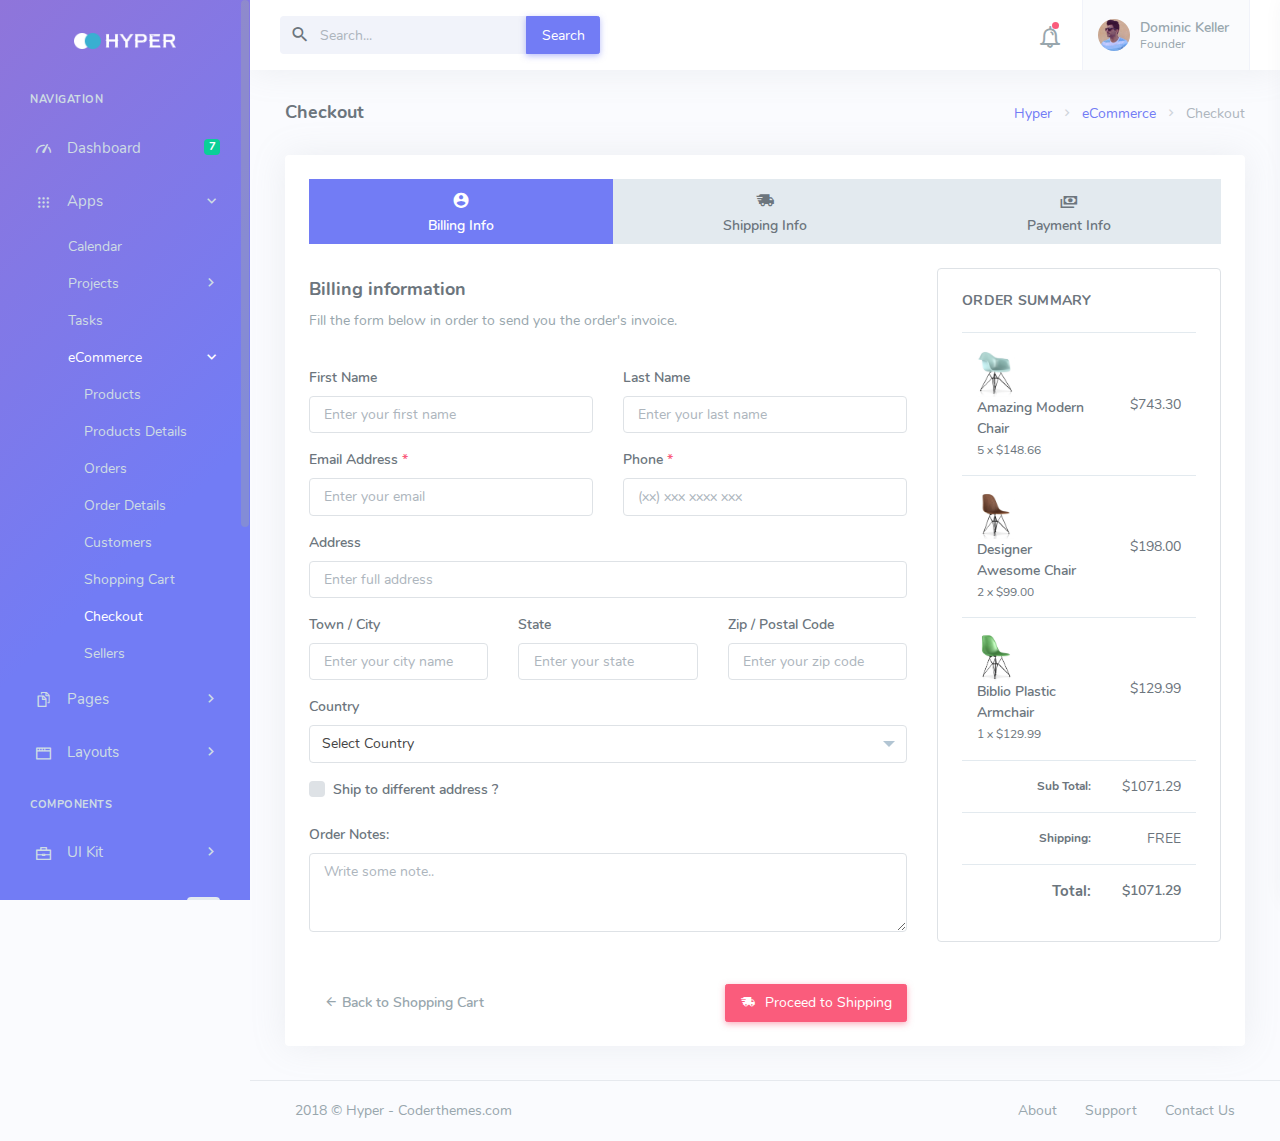
<file: apps-ecommerce-checkout.html>
<!DOCTYPE html>
<html lang="en">

<head>
    <meta charset="utf-8" />
    <title>Hyper - Responsive Bootstrap 4 Admin Dashboard</title>
    <meta name="viewport" content="width=device-width, initial-scale=1.0">
    <meta content="A fully featured admin theme which can be used to build CRM, CMS, etc." name="description" />
    <meta content="Coderthemes" name="author" />
    <!-- App favicon -->
    <link rel="shortcut icon" href="assets/images/favicon.ico">

    <!-- App css -->
    <link href="assets/css/icons.min.css" rel="stylesheet" type="text/css" />
    <link href="assets/css/app.min.css" rel="stylesheet" type="text/css" />

</head>

<body>

    <!-- Begin page -->
    <div class="wrapper">

        <!-- ========== Left Sidebar Start ========== -->
        <div class="left-side-menu">

            <div class="slimscroll-menu">

                <!-- LOGO -->
                <a href="index.html" class="logo text-center">
                    <span class="logo-lg">
                        <img src="assets/images/logo.png" alt="" height="16">
                    </span>
                    <span class="logo-sm">
                        <img src="assets/images/logo_sm.png" alt="" height="16">
                    </span>
                </a>

                <!--- Sidemenu -->
                <ul class="metismenu side-nav">

                    <li class="side-nav-title side-nav-item">Navigation</li>

                    <li class="side-nav-item">
                        <a href="index.html" class="side-nav-link">
                            <i class="dripicons-meter"></i>
                            <span class="badge badge-success float-right">7</span>
                            <span> Dashboard </span>
                        </a>
                    </li>

                    <li class="side-nav-item">
                        <a href="javascript: void(0);" class="side-nav-link">
                            <i class="dripicons-view-apps"></i>
                            <span> Apps </span>
                            <span class="menu-arrow"></span>
                        </a>
                        <ul class="side-nav-second-level" aria-expanded="false">
                            <li>
                                <a href="apps-calendar.html">Calendar</a>
                            </li>
                            <li class="side-nav-item">
                                <a href="javascript: void(0);" aria-expanded="false">Projects
                                    <span class="menu-arrow"></span>
                                </a>
                                <ul class="side-nav-third-level" aria-expanded="false">
                                    <li>
                                        <a href="apps-projects-list.html">List</a>
                                    </li>
                                    <li>
                                        <a href="apps-projects-details.html">Details</a>
                                    </li>
                                </ul>
                            </li>
                            <li>
                                <a href="apps-tasks.html">Tasks</a>
                            </li>
                            <li class="side-nav-item">
                                <a href="javascript: void(0);" aria-expanded="false">eCommerce
                                    <span class="menu-arrow"></span>
                                </a>
                                <ul class="side-nav-third-level" aria-expanded="false">
                                    <li>
                                        <a href="apps-ecommerce-products.html">Products</a>
                                    </li>
                                    <li>
                                        <a href="apps-ecommerce-products-details.html">Products Details</a>
                                    </li>
                                    <li>
                                        <a href="apps-ecommerce-orders.html">Orders</a>
                                    </li>
                                    <li>
                                        <a href="apps-ecommerce-orders-details.html">Order Details</a>
                                    </li>
                                    <li>
                                        <a href="apps-ecommerce-customers.html">Customers</a>
                                    </li>
                                    <li>
                                        <a href="apps-ecommerce-shopping-cart.html">Shopping Cart</a>
                                    </li>
                                    <li>
                                        <a href="apps-ecommerce-checkout.html">Checkout</a>
                                    </li>
                                    <li>
                                        <a href="apps-ecommerce-sellers.html">Sellers</a>
                                    </li>
                                </ul>
                            </li>
                        </ul>
                    </li>
            
                    <li class="side-nav-item">
                        <a href="javascript: void(0);" class="side-nav-link">
                            <i class="dripicons-copy"></i>
                            <span> Pages </span>
                            <span class="menu-arrow"></span>
                        </a>
                        <ul class="side-nav-second-level" aria-expanded="false">
                            <li>
                                <a href="pages-starter.html">Starter Page</a>
                            </li>
                            <li>
                                <a href="pages-profile.html">Profile</a>
                            </li>
                            <li>
                                <a href="pages-invoice.html">Invoice</a>
                            </li>
                            <li>
                                <a href="pages-faq.html">FAQ</a>
                            </li>
                            <li>
                                <a href="pages-pricing.html">Pricing</a>
                            </li>
                            <li>
                                <a href="pages-maintenance.html">Maintenance</a>
                            </li>
                            <li class="side-nav-item">
                                <a href="javascript: void(0);" aria-expanded="false">Authentication
                                    <span class="menu-arrow"></span>
                                </a>
                                <ul class="side-nav-third-level" aria-expanded="false">
                                    <li>
                                        <a href="pages-login.html">Login</a>
                                    </li>
                                    <li>
                                        <a href="pages-login-2.html">Login 2</a>
                                    </li>
                                    <li>
                                        <a href="pages-register.html">Register</a>
                                    </li>
                                    <li>
                                        <a href="pages-register-2.html">Register 2</a>
                                    </li>
                                    <li>
                                        <a href="pages-logout.html">Logout</a>
                                    </li>
                                    <li>
                                        <a href="pages-logout-2.html">Logout 2</a>
                                    </li>
                                    <li>
                                        <a href="pages-recoverpw.html">Recover Password</a>
                                    </li>
                                    <li>
                                        <a href="pages-recoverpw-2.html">Recover Password 2</a>
                                    </li>
                                    <li>
                                        <a href="pages-lock-screen.html">Lock Screen</a>
                                    </li>
                                    <li>
                                        <a href="pages-lock-screen-2.html">Lock Screen 2</a>
                                    </li>
                                    <li>
                                        <a href="pages-confirm-mail.html">Confirm Mail</a>
                                    </li>
                                    <li>
                                        <a href="pages-confirm-mail-2.html">Confirm Mail 2</a>
                                    </li>
                                </ul>
                            </li>
                            <li class="side-nav-item">
                                <a href="javascript: void(0);" aria-expanded="false">Error
                                    <span class="menu-arrow"></span>
                                </a>
                                <ul class="side-nav-third-level" aria-expanded="false">
                                    <li>
                                        <a href="pages-404.html">Error 404</a>
                                    </li>
                                    <li>
                                        <a href="pages-404-alt.html">Error 404-alt</a>
                                    </li>
                                    <li>
                                        <a href="pages-500.html">Error 500</a>
                                    </li>
                                </ul>
                            </li>
                        </ul>
                    </li>

                    <li class="side-nav-item">
                        <a href="javascript: void(0);" class="side-nav-link">
                            <i class="dripicons-browser"></i>
                            <span> Layouts </span>
                            <span class="menu-arrow"></span>
                        </a>
                        <ul class="side-nav-second-level" aria-expanded="false">
                            <li>
                                <a href="layouts-horizontal.html">Horizontal</a>
                            </li>
                            <li>
                                <a href="layouts-light-sidenav.html">Light Sidenav</a>
                            </li>
                            <li>
                                <a href="layouts-collapsed.html">Collapsed Sidenav</a>
                            </li>
                            <li>
                                <a href="javascript: void(0);" class="right-bar-toggle">Right Sidebar</a>
                            </li>
                            <li>
                                <a href="layouts-boxed-vertical.html">Boxed Vertical</a>
                            </li>
                            <li>
                                <a href="layouts-boxed-horizontal.html">Boxed Horizontal</a>
                            </li>
                        </ul>
                    </li>

                    <li class="side-nav-title side-nav-item mt-1">Components</li>

                    <li class="side-nav-item">
                        <a href="javascript: void(0);" class="side-nav-link">
                            <i class="dripicons-briefcase"></i>
                            <span> UI Kit </span>
                            <span class="menu-arrow"></span>
                        </a>
                        <ul class="side-nav-second-level" aria-expanded="false">
                            <li>
                                <a href="ui-cards.html">Cards</a>
                            </li>
                            <li>
                                <a href="ui-buttons.html">Buttons</a>
                            </li>
                            <li>
                                <a href="ui-modals.html">Modals</a>
                            </li>
                            <li>
                                <a href="ui-tabs.html">Tabs</a>
                            </li>
                            <li>
                                <a href="ui-notifications.html">Notifications</a>
                            </li>
                            <li>
                                <a href="ui-grid.html">Grid</a>
                            </li>
                            <li>
                                <a href="ui-general.html">General</a>
                            </li>
                            <li>
                                <a href="ui-typography.html">Typography</a>
                            </li>
                            <li>
                                <a href="ui-icons.html">Icons</a>
                            </li>
                            <li>
                                <a href="ui-dragula.html">Dragula</a>
                            </li>
                        </ul>
                    </li>

                    <li class="side-nav-item">
                        <a href="widgets.html" class="side-nav-link">
                            <i class="dripicons-heart"></i>
                            <span class="badge badge-light float-right">New</span>
                            <span> Widgets </span>
                        </a>
                    </li>

                    <li class="side-nav-item">
                        <a href="javascript: void(0);" class="side-nav-link">
                            <i class="dripicons-document"></i>
                            <span> Forms </span>
                            <span class="menu-arrow"></span>
                        </a>
                        <ul class="side-nav-second-level" aria-expanded="false">
                            <li>
                                <a href="form-elements.html">Basic Elements</a>
                            </li>
                            <li>
                                <a href="form-advanced.html">Form Advanced</a>
                            </li>
                            <li>
                                <a href="form-validation.html">Validation</a>
                            </li>
                            <li>
                                <a href="form-wizard.html">Wizard</a>
                            </li>
                            <li>
                                <a href="form-fileuploads.html">File Uploads</a>
                            </li>
                            <li>
                                <a href="form-editors.html">Editors</a>
                            </li>
                        </ul>
                    </li>

                    <li class="side-nav-item">
                        <a href="javascript: void(0);" class="side-nav-link">
                            <i class="dripicons-graph-pie"></i>
                            <span> Charts </span>
                            <span class="menu-arrow"></span>
                        </a>
                        <ul class="side-nav-second-level" aria-expanded="false">
                            <li>
                                <a href="charts-chartjs.html">Chartjs</a>
                            </li>
                            <li>
                                <a href="charts-brite.html">Britecharts</a>
                            </li>
                            <li class="side-nav-item">
                                <a href="javascript: void(0);" aria-expanded="false">Apex Charts
                                    <span class="menu-arrow"></span>
                                </a>
                                <ul class="side-nav-third-level" aria-expanded="false">
                                    <li>
                                        <a href="charts-apex-line.html">Line</a>
                                    </li>
                                    <li>
                                        <a href="charts-apex-area.html">Area</a>
                                    </li>
                                    <li>
                                        <a href="charts-apex-column.html">Column</a>
                                    </li>
                                    <li>
                                        <a href="charts-apex-bar.html">Bar</a>
                                    </li>
                                    <li>
                                        <a href="charts-apex-mixed.html">Mixed</a>
                                    </li>
                                    <li>
                                        <a href="charts-apex-bubble.html">Bubble</a>
                                    </li>
                                    <li>
                                        <a href="charts-apex-scatter.html">Scatter</a>
                                    </li>
                                    <li>
                                        <a href="charts-apex-pie.html">Pie</a>
                                    </li>
                                    <li>
                                        <a href="charts-apex-radialbar.html">RadialBar</a>
                                    </li>
                                    <li>
                                        <a href="charts-apex-heatmap.html">Heatmap</a>
                                    </li>
                                    <li>
                                        <a href="charts-apex-sparklines.html">Sparklines</a>
                                    </li>
                                    <li>
                                        <a href="charts-apex-candlestick.html">Candlestick</a>
                                    </li>
                                </ul>
                            </li>
                        </ul>
                    </li>

                    <li class="side-nav-item">
                        <a href="javascript: void(0);" class="side-nav-link">
                            <i class="dripicons-list"></i>
                            <span> Tables </span>
                            <span class="menu-arrow"></span>
                        </a>
                        <ul class="side-nav-second-level" aria-expanded="false">
                            <li>
                                <a href="tables-basic.html">Basic Tables</a>
                            </li>
                            <li>
                                <a href="tables-datatable.html">Data Tables</a>
                            </li>
                        </ul>
                    </li>

                    <li class="side-nav-item">
                        <a href="javascript: void(0);" class="side-nav-link">
                            <i class="dripicons-location"></i>
                            <span> Maps </span>
                            <span class="menu-arrow"></span>
                        </a>
                        <ul class="side-nav-second-level" aria-expanded="false">
                            <li>
                                <a href="maps-google.html">Google Maps</a>
                            </li>
                            <li>
                                <a href="maps-vector.html">Vector Maps</a>
                            </li>
                        </ul>
                    </li>
            
                </ul>

                <!-- Help Box -->
                <div class="help-box text-white text-center">
                    <a href="javascript: void(0);" class="float-right close-btn text-white">
                        <i class="mdi mdi-close"></i>
                    </a>
                    <img src="assets/images/help-icon.svg" height="90" alt="Helper Icon Image" />
                    <h5 class="mt-3">Unlimited Access</h5>
                    <p class="mb-3">Upgrade to plan to get access to unlimited reports</p>
                    <a href="javascript: void(0);" class="btn btn-outline-light btn-sm">Upgrade</a>
                </div>
                <!-- end Help Box -->
                <!-- End Sidebar -->

                <div class="clearfix"></div>

            </div>
            <!-- Sidebar -left -->

        </div>
        <!-- Left Sidebar End -->

        <!-- ============================================================== -->
        <!-- Start Page Content here -->
        <!-- ============================================================== -->

        <div class="content-page">
            <div class="content">

                <!-- Topbar Start -->
                <div class="navbar-custom">
                    <ul class="list-unstyled topbar-right-menu float-right mb-0">

                        <li class="dropdown notification-list">
                            <a class="nav-link dropdown-toggle arrow-none" data-toggle="dropdown" href="#" role="button" aria-haspopup="false" aria-expanded="false">
                                <i class="dripicons-bell noti-icon"></i>
                                <span class="noti-icon-badge"></span>
                            </a>
                            <div class="dropdown-menu dropdown-menu-right dropdown-menu-animated dropdown-lg">

                                <!-- item-->
                                <div class="dropdown-item noti-title">
                                    <h5 class="m-0">
                                        <span class="float-right">
                                            <a href="javascript: void(0);" class="text-dark">
                                                <small>Clear All</small>
                                            </a>
                                        </span>Notification
                                    </h5>
                                </div>

                                <div class="slimscroll" style="max-height: 230px;">
                                    <!-- item-->
                                    <a href="javascript:void(0);" class="dropdown-item notify-item">
                                        <div class="notify-icon bg-primary">
                                            <i class="mdi mdi-comment-account-outline"></i>
                                        </div>
                                        <p class="notify-details">Caleb Flakelar commented on Admin
                                            <small class="text-muted">1 min ago</small>
                                        </p>
                                    </a>

                                    <!-- item-->
                                    <a href="javascript:void(0);" class="dropdown-item notify-item">
                                        <div class="notify-icon bg-info">
                                            <i class="mdi mdi-account-plus"></i>
                                        </div>
                                        <p class="notify-details">New user registered.
                                            <small class="text-muted">5 hours ago</small>
                                        </p>
                                    </a>

                                    <!-- item-->
                                    <a href="javascript:void(0);" class="dropdown-item notify-item">
                                        <div class="notify-icon">
                                            <img src="assets/images/users/avatar-2.jpg" class="img-fluid rounded-circle" alt="" /> </div>
                                        <p class="notify-details">Cristina Pride</p>
                                        <p class="text-muted mb-0 user-msg">
                                            <small>Hi, How are you? What about our next meeting</small>
                                        </p>
                                    </a>

                                    <!-- item-->
                                    <a href="javascript:void(0);" class="dropdown-item notify-item">
                                        <div class="notify-icon bg-primary">
                                            <i class="mdi mdi-comment-account-outline"></i>
                                        </div>
                                        <p class="notify-details">Caleb Flakelar commented on Admin
                                            <small class="text-muted">4 days ago</small>
                                        </p>
                                    </a>

                                    <!-- item-->
                                    <a href="javascript:void(0);" class="dropdown-item notify-item">
                                        <div class="notify-icon">
                                            <img src="assets/images/users/avatar-4.jpg" class="img-fluid rounded-circle" alt="" /> </div>
                                        <p class="notify-details">Karen Robinson</p>
                                        <p class="text-muted mb-0 user-msg">
                                            <small>Wow ! this admin looks good and awesome design</small>
                                        </p>
                                    </a>

                                    <!-- item-->
                                    <a href="javascript:void(0);" class="dropdown-item notify-item">
                                        <div class="notify-icon bg-info">
                                            <i class="mdi mdi-heart"></i>
                                        </div>
                                        <p class="notify-details">Carlos Crouch liked
                                            <b>Admin</b>
                                            <small class="text-muted">13 days ago</small>
                                        </p>
                                    </a>
                                </div>

                                <!-- All-->
                                <a href="javascript:void(0);" class="dropdown-item text-center text-primary notify-item notify-all">
                                    View All
                                </a>

                            </div>
                        </li>

                        <li class="dropdown notification-list">
                            <a class="nav-link dropdown-toggle nav-user arrow-none mr-0" data-toggle="dropdown" href="#" role="button" aria-haspopup="false"
                                aria-expanded="false">
                                <span class="account-user-avatar"> 
                                    <img src="assets/images/users/avatar-1.jpg" alt="user-image" class="rounded-circle">
                                </span>
                                <span>
                                    <span class="account-user-name">Dominic Keller</span>
                                    <span class="account-position">Founder</span>
                                </span>
                            </a>
                            <div class="dropdown-menu dropdown-menu-right dropdown-menu-animated profile-dropdown ">
                                <!-- item-->
                                <div class=" dropdown-header noti-title">
                                    <h6 class="text-overflow m-0">Welcome !</h6>
                                </div>

                                <!-- item-->
                                <a href="javascript:void(0);" class="dropdown-item notify-item">
                                    <i class="mdi mdi-account-circle"></i>
                                    <span>My Account</span>
                                </a>

                                <!-- item-->
                                <a href="javascript:void(0);" class="dropdown-item notify-item">
                                    <i class="mdi mdi-account-settings-variant"></i>
                                    <span>Settings</span>
                                </a>

                                <!-- item-->
                                <a href="javascript:void(0);" class="dropdown-item notify-item">
                                    <i class="mdi mdi-lifebuoy"></i>
                                    <span>Support</span>
                                </a>

                                <!-- item-->
                                <a href="javascript:void(0);" class="dropdown-item notify-item">
                                    <i class="mdi mdi-lock-outline"></i>
                                    <span>Lock Screen</span>
                                </a>

                                <!-- item-->
                                <a href="javascript:void(0);" class="dropdown-item notify-item">
                                    <i class="mdi mdi-logout"></i>
                                    <span>Logout</span>
                                </a>

                            </div>
                        </li>

                    </ul>
                    <button class="button-menu-mobile open-left disable-btn">
                        <i class="mdi mdi-menu"></i>
                    </button>
                    <div class="app-search">
                        <form>
                            <div class="input-group">
                                <input type="text" class="form-control" placeholder="Search...">
                                <span class="mdi mdi-magnify"></span>
                                <div class="input-group-append">
                                    <button class="btn btn-primary" type="submit">Search</button>
                                </div>
                            </div>
                        </form>
                    </div>
                </div>
                <!-- end Topbar -->

                <!-- Start Content-->
                <div class="container-fluid">

                    <!-- start page title -->
                    <div class="row">
                        <div class="col-12">
                            <div class="page-title-box">
                                <div class="page-title-right">
                                    <ol class="breadcrumb m-0">
                                        <li class="breadcrumb-item"><a href="javascript: void(0);">Hyper</a></li>
                                        <li class="breadcrumb-item"><a href="javascript: void(0);">eCommerce</a></li>
                                        <li class="breadcrumb-item active">Checkout</li>
                                    </ol>
                                </div>
                                <h4 class="page-title">Checkout</h4>
                            </div>
                        </div>
                    </div>
                    <!-- end page title -->

                    <div class="row">
                        <div class="col-12">
                            <div class="card">
                                <div class="card-body">

                                    <!-- Checkout Steps -->
                                    <ul class="nav nav-pills bg-light nav-justified mb-3">
                                        <li class="nav-item">
                                            <a href="#billing-information" data-toggle="tab" aria-expanded="false"
                                                class="nav-link rounded-0 active">
                                                <i class="mdi mdi-account-circle font-18"></i>
                                                <span class="d-none d-lg-block">Billing Info</span>
                                            </a>
                                        </li>
                                        <li class="nav-item">
                                            <a href="#shipping-information" data-toggle="tab" aria-expanded="true" class="nav-link rounded-0">
                                                <i class="mdi mdi-truck-fast font-18"></i>
                                                <span class="d-none d-lg-block">Shipping Info</span>
                                            </a>
                                        </li>
                                        <li class="nav-item">
                                            <a href="#payment-information" data-toggle="tab" aria-expanded="false" class="nav-link rounded-0">
                                                <i class="mdi mdi-cash-multiple font-18"></i>
                                                <span class="d-none d-lg-block">Payment Info</span>
                                            </a>
                                        </li>
                                    </ul>

                                    <!-- Steps Information -->
                                    <div class="tab-content">

                                        <!-- Billing Content-->
                                        <div class="tab-pane show active" id="billing-information">
                                            <div class="row">
                                                <div class="col-lg-8">
                                                    <h4 class="mt-2">Billing information</h4>

                                                    <p class="text-muted mb-4">Fill the form below in order to
                                                        send you the order's invoice.</p>

                                                    <form>
                                                        <div class="row">
                                                            <div class="col-md-6">
                                                                <div class="form-group">
                                                                    <label for="billing-first-name">First Name</label>
                                                                    <input class="form-control" type="text" placeholder="Enter your first name" id="billing-first-name" />
                                                                </div>
                                                            </div>
                                                            <div class="col-md-6">
                                                                <div class="form-group">
                                                                    <label for="billing-last-name">Last Name</label>
                                                                    <input class="form-control" type="text" placeholder="Enter your last name" id="billing-last-name" />
                                                                </div>
                                                            </div>
                                                        </div> <!-- end row -->
                                                        <div class="row">
                                                            <div class="col-md-6">
                                                                <div class="form-group">
                                                                    <label for="billing-email-address">Email Address <span class="text-danger">*</span></label>
                                                                    <input class="form-control" type="email" placeholder="Enter your email" id="billing-email-address" />
                                                                </div>
                                                            </div>
                                                            <div class="col-md-6">
                                                                <div class="form-group">
                                                                    <label for="billing-phone">Phone <span class="text-danger">*</span></label>
                                                                    <input class="form-control" type="text" placeholder="(xx) xxx xxxx xxx" id="billing-phone" />
                                                                </div>
                                                            </div>
                                                        </div> <!-- end row -->
                                                        <div class="row">
                                                            <div class="col-12">
                                                                <div class="form-group">
                                                                    <label for="billing-address">Address</label>
                                                                    <input class="form-control" type="text" placeholder="Enter full address" id="billing-address">
                                                                </div>
                                                            </div>
                                                        </div> <!-- end row -->
                                                        <div class="row">
                                                            <div class="col-md-4">
                                                                <div class="form-group">
                                                                    <label for="billing-town-city">Town / City</label>
                                                                    <input class="form-control" type="text" placeholder="Enter your city name" id="billing-town-city" />
                                                                </div>
                                                            </div>
                                                            <div class="col-md-4">
                                                                <div class="form-group">
                                                                    <label for="billing-state">State</label>
                                                                    <input class="form-control" type="text" placeholder="Enter your state" id="billing-state" />
                                                                </div>
                                                            </div>
                                                            <div class="col-md-4">
                                                                <div class="form-group">
                                                                    <label for="billing-zip-postal">Zip / Postal Code</label>
                                                                    <input class="form-control" type="text" placeholder="Enter your zip code" id="billing-zip-postal" />
                                                                </div>
                                                            </div>
                                                        </div> <!-- end row -->
                                                        <div class="row">
                                                            <div class="col-12">
                                                                <div class="form-group">
                                                                    <label>Country</label>
                                                                    <select data-toggle="select2" title="Country">
                                                                        <option value="0">Select Country</option>
                                                                        <option value="AF">Afghanistan</option>
                                                                        <option value="AL">Albania</option>
                                                                        <option value="DZ">Algeria</option>
                                                                        <option value="AS">American Samoa</option>
                                                                        <option value="AD">Andorra</option>
                                                                        <option value="AO">Angola</option>
                                                                        <option value="AI">Anguilla</option>
                                                                        <option value="AQ">Antarctica</option>
                                                                        <option value="AR">Argentina</option>
                                                                        <option value="AM">Armenia</option>
                                                                        <option value="AW">Aruba</option>
                                                                        <option value="AU">Australia</option>
                                                                        <option value="AT">Austria</option>
                                                                        <option value="AZ">Azerbaijan</option>
                                                                        <option value="BS">Bahamas</option>
                                                                        <option value="BH">Bahrain</option>
                                                                        <option value="BD">Bangladesh</option>
                                                                        <option value="BB">Barbados</option>
                                                                        <option value="BY">Belarus</option>
                                                                        <option value="BE">Belgium</option>
                                                                        <option value="BZ">Belize</option>
                                                                        <option value="BJ">Benin</option>
                                                                        <option value="BM">Bermuda</option>
                                                                        <option value="BT">Bhutan</option>
                                                                        <option value="BO">Bolivia</option>
                                                                        <option value="BW">Botswana</option>
                                                                        <option value="BV">Bouvet Island</option>
                                                                        <option value="BR">Brazil</option>
                                                                        <option value="BN">Brunei Darussalam</option>
                                                                        <option value="BG">Bulgaria</option>
                                                                        <option value="BF">Burkina Faso</option>
                                                                        <option value="BI">Burundi</option>
                                                                        <option value="KH">Cambodia</option>
                                                                        <option value="CM">Cameroon</option>
                                                                        <option value="CA">Canada</option>
                                                                        <option value="CV">Cape Verde</option>
                                                                        <option value="KY">Cayman Islands</option>
                                                                        <option value="CF">Central African Republic</option>
                                                                        <option value="TD">Chad</option>
                                                                        <option value="CL">Chile</option>
                                                                        <option value="CN">China</option>
                                                                        <option value="CX">Christmas Island</option>
                                                                        <option value="CC">Cocos (Keeling) Islands</option>
                                                                        <option value="CO">Colombia</option>
                                                                        <option value="KM">Comoros</option>
                                                                        <option value="CG">Congo</option>
                                                                        <option value="CK">Cook Islands</option>
                                                                        <option value="CR">Costa Rica</option>
                                                                        <option value="CI">Cote d'Ivoire</option>
                                                                        <option value="HR">Croatia (Hrvatska)</option>
                                                                        <option value="CU">Cuba</option>
                                                                        <option value="CY">Cyprus</option>
                                                                        <option value="CZ">Czech Republic</option>
                                                                        <option value="DK">Denmark</option>
                                                                        <option value="DJ">Djibouti</option>
                                                                        <option value="DM">Dominica</option>
                                                                        <option value="DO">Dominican Republic</option>
                                                                        <option value="EC">Ecuador</option>
                                                                        <option value="EG">Egypt</option>
                                                                        <option value="SV">El Salvador</option>
                                                                        <option value="GQ">Equatorial Guinea</option>
                                                                        <option value="ER">Eritrea</option>
                                                                        <option value="EE">Estonia</option>
                                                                        <option value="ET">Ethiopia</option>
                                                                        <option value="FK">Falkland Islands (Malvinas)</option>
                                                                        <option value="FO">Faroe Islands</option>
                                                                        <option value="FJ">Fiji</option>
                                                                        <option value="FI">Finland</option>
                                                                        <option value="FR">France</option>
                                                                        <option value="GF">French Guiana</option>
                                                                        <option value="PF">French Polynesia</option>
                                                                        <option value="GA">Gabon</option>
                                                                        <option value="GM">Gambia</option>
                                                                        <option value="GE">Georgia</option>
                                                                        <option value="DE">Germany</option>
                                                                        <option value="GH">Ghana</option>
                                                                        <option value="GI">Gibraltar</option>
                                                                        <option value="GR">Greece</option>
                                                                        <option value="GL">Greenland</option>
                                                                        <option value="GD">Grenada</option>
                                                                        <option value="GP">Guadeloupe</option>
                                                                        <option value="GU">Guam</option>
                                                                        <option value="GT">Guatemala</option>
                                                                        <option value="GN">Guinea</option>
                                                                        <option value="GW">Guinea-Bissau</option>
                                                                        <option value="GY">Guyana</option>
                                                                        <option value="HT">Haiti</option>
                                                                        <option value="HN">Honduras</option>
                                                                        <option value="HK">Hong Kong</option>
                                                                        <option value="HU">Hungary</option>
                                                                        <option value="IS">Iceland</option>
                                                                        <option value="IN">India</option>
                                                                        <option value="ID">Indonesia</option>
                                                                        <option value="IQ">Iraq</option>
                                                                        <option value="IE">Ireland</option>
                                                                        <option value="IL">Israel</option>
                                                                        <option value="IT">Italy</option>
                                                                        <option value="JM">Jamaica</option>
                                                                        <option value="JP">Japan</option>
                                                                        <option value="JO">Jordan</option>
                                                                        <option value="KZ">Kazakhstan</option>
                                                                        <option value="KE">Kenya</option>
                                                                        <option value="KI">Kiribati</option>
                                                                        <option value="KR">Korea, Republic of</option>
                                                                        <option value="KW">Kuwait</option>
                                                                        <option value="KG">Kyrgyzstan</option>
                                                                        <option value="LV">Latvia</option>
                                                                        <option value="LB">Lebanon</option>
                                                                        <option value="LS">Lesotho</option>
                                                                        <option value="LR">Liberia</option>
                                                                        <option value="LY">Libyan Arab Jamahiriya</option>
                                                                        <option value="LI">Liechtenstein</option>
                                                                        <option value="LT">Lithuania</option>
                                                                        <option value="LU">Luxembourg</option>
                                                                        <option value="MO">Macau</option>
                                                                        <option value="MG">Madagascar</option>
                                                                        <option value="MW">Malawi</option>
                                                                        <option value="MY">Malaysia</option>
                                                                        <option value="MV">Maldives</option>
                                                                        <option value="ML">Mali</option>
                                                                        <option value="MT">Malta</option>
                                                                        <option value="MH">Marshall Islands</option>
                                                                        <option value="MQ">Martinique</option>
                                                                        <option value="MR">Mauritania</option>
                                                                        <option value="MU">Mauritius</option>
                                                                        <option value="YT">Mayotte</option>
                                                                        <option value="MX">Mexico</option>
                                                                        <option value="MD">Moldova, Republic of</option>
                                                                        <option value="MC">Monaco</option>
                                                                        <option value="MN">Mongolia</option>
                                                                        <option value="MS">Montserrat</option>
                                                                        <option value="MA">Morocco</option>
                                                                        <option value="MZ">Mozambique</option>
                                                                        <option value="MM">Myanmar</option>
                                                                        <option value="NA">Namibia</option>
                                                                        <option value="NR">Nauru</option>
                                                                        <option value="NP">Nepal</option>
                                                                        <option value="NL">Netherlands</option>
                                                                        <option value="AN">Netherlands Antilles</option>
                                                                        <option value="NC">New Caledonia</option>
                                                                        <option value="NZ">New Zealand</option>
                                                                        <option value="NI">Nicaragua</option>
                                                                        <option value="NE">Niger</option>
                                                                        <option value="NG">Nigeria</option>
                                                                        <option value="NU">Niue</option>
                                                                        <option value="NF">Norfolk Island</option>
                                                                        <option value="MP">Northern Mariana Islands</option>
                                                                        <option value="NO">Norway</option>
                                                                        <option value="OM">Oman</option>
                                                                        <option value="PW">Palau</option>
                                                                        <option value="PA">Panama</option>
                                                                        <option value="PG">Papua New Guinea</option>
                                                                        <option value="PY">Paraguay</option>
                                                                        <option value="PE">Peru</option>
                                                                        <option value="PH">Philippines</option>
                                                                        <option value="PN">Pitcairn</option>
                                                                        <option value="PL">Poland</option>
                                                                        <option value="PT">Portugal</option>
                                                                        <option value="PR">Puerto Rico</option>
                                                                        <option value="QA">Qatar</option>
                                                                        <option value="RE">Reunion</option>
                                                                        <option value="RO">Romania</option>
                                                                        <option value="RU">Russian Federation</option>
                                                                        <option value="RW">Rwanda</option>
                                                                        <option value="KN">Saint Kitts and Nevis</option>
                                                                        <option value="LC">Saint LUCIA</option>
                                                                        <option value="WS">Samoa</option>
                                                                        <option value="SM">San Marino</option>
                                                                        <option value="ST">Sao Tome and Principe</option>
                                                                        <option value="SA">Saudi Arabia</option>
                                                                        <option value="SN">Senegal</option>
                                                                        <option value="SC">Seychelles</option>
                                                                        <option value="SL">Sierra Leone</option>
                                                                        <option value="SG">Singapore</option>
                                                                        <option value="SK">Slovakia (Slovak Republic)</option>
                                                                        <option value="SI">Slovenia</option>
                                                                        <option value="SB">Solomon Islands</option>
                                                                        <option value="SO">Somalia</option>
                                                                        <option value="ZA">South Africa</option>
                                                                        <option value="ES">Spain</option>
                                                                        <option value="LK">Sri Lanka</option>
                                                                        <option value="SH">St. Helena</option>
                                                                        <option value="PM">St. Pierre and Miquelon</option>
                                                                        <option value="SD">Sudan</option>
                                                                        <option value="SR">Suriname</option>
                                                                        <option value="SZ">Swaziland</option>
                                                                        <option value="SE">Sweden</option>
                                                                        <option value="CH">Switzerland</option>
                                                                        <option value="SY">Syrian Arab Republic</option>
                                                                        <option value="TW">Taiwan, Province of China</option>
                                                                        <option value="TJ">Tajikistan</option>
                                                                        <option value="TZ">Tanzania, United Republic of</option>
                                                                        <option value="TH">Thailand</option>
                                                                        <option value="TG">Togo</option>
                                                                        <option value="TK">Tokelau</option>
                                                                        <option value="TO">Tonga</option>
                                                                        <option value="TT">Trinidad and Tobago</option>
                                                                        <option value="TN">Tunisia</option>
                                                                        <option value="TR">Turkey</option>
                                                                        <option value="TM">Turkmenistan</option>
                                                                        <option value="TC">Turks and Caicos Islands</option>
                                                                        <option value="TV">Tuvalu</option>
                                                                        <option value="UG">Uganda</option>
                                                                        <option value="UA">Ukraine</option>
                                                                        <option value="AE">United Arab Emirates</option>
                                                                        <option value="GB">United Kingdom</option>
                                                                        <option value="US">United States</option>
                                                                        <option value="UY">Uruguay</option>
                                                                        <option value="UZ">Uzbekistan</option>
                                                                        <option value="VU">Vanuatu</option>
                                                                        <option value="VE">Venezuela</option>
                                                                        <option value="VN">Viet Nam</option>
                                                                        <option value="VG">Virgin Islands (British)</option>
                                                                        <option value="VI">Virgin Islands (U.S.)</option>
                                                                        <option value="WF">Wallis and Futuna Islands</option>
                                                                        <option value="EH">Western Sahara</option>
                                                                        <option value="YE">Yemen</option>
                                                                        <option value="ZM">Zambia</option>
                                                                        <option value="ZW">Zimbabwe</option>                                    
                                                                    </select>
                                                                </div>
                                                            </div>
                                                        </div> <!-- end row -->

                                                        <div class="row">
                                                            <div class="col-12">
                                                                <div class="form-group">
                                                                    <div class="custom-control custom-checkbox">
                                                                        <input type="checkbox" class="custom-control-input" id="customCheck2">
                                                                        <label class="custom-control-label" for="customCheck2">Ship to different address ?</label>
                                                                    </div>
                                                                </div>

                                                                <div class="form-group mt-3">
                                                                    <label for="example-textarea">Order Notes:</label>
                                                                    <textarea class="form-control" id="example-textarea" rows="3" placeholder="Write some note.."></textarea>
                                                                </div>
                                                            </div>
                                                        </div> <!-- end row -->

                                                        <div class="row mt-4">
                                                            <div class="col-sm-6">
                                                                <a href="apps-ecommerce-shopping-cart.html" class="btn text-muted d-none d-sm-inline-block btn-link font-weight-semibold">
                                                                    <i class="mdi mdi-arrow-left"></i> Back to Shopping Cart </a>
                                                            </div> <!-- end col -->
                                                            <div class="col-sm-6">
                                                                <div class="text-sm-right">
                                                                    <a href="apps-ecommerce-checkout.html" class="btn btn-danger">
                                                                        <i class="mdi mdi-truck-fast mr-1"></i> Proceed to Shipping </a>
                                                                </div>
                                                            </div> <!-- end col -->
                                                        </div> <!-- end row -->
                                                    </form>
                                                </div>
                                                <div class="col-lg-4">
                                                    <div class="border p-3 mt-4 mt-lg-0 rounded">
                                                        <h4 class="header-title mb-3">Order Summary</h4>
        
                                                        <div class="table-responsive">
                                                            <table class="table table-centered mb-0">
                                                                <tbody>
                                                                    <tr>
                                                                        <td>
                                                                            <img src="assets/images/products/product-1.jpg" alt="contact-img"
                                                                                title="contact-img" class="rounded mr-2" height="48" />
                                                                            <p class="m-0 d-inline-block align-middle">
                                                                                <a href="apps-ecommerce-products-details.html"
                                                                                    class="text-body font-weight-semibold">Amazing Modern Chair</a>
                                                                                <br>
                                                                                <small>5 x $148.66</small>
                                                                            </p>
                                                                        </td>
                                                                        <td class="text-right">
                                                                            $743.30
                                                                        </td>
                                                                    </tr>
                                                                    <tr>
                                                                        <td>
                                                                            <img src="assets/images/products/product-2.jpg" alt="contact-img"
                                                                                title="contact-img" class="rounded mr-2" height="48" />
                                                                            <p class="m-0 d-inline-block align-middle">
                                                                                <a href="apps-ecommerce-products-details.html"
                                                                                    class="text-body font-weight-semibold">Designer Awesome Chair</a>
                                                                                <br>
                                                                                <small>2 x $99.00</small>
                                                                            </p>
                                                                        </td>
                                                                        <td class="text-right">
                                                                            $198.00
                                                                        </td>
                                                                    </tr>
                                                                    <tr>
                                                                        <td>
                                                                            <img src="assets/images/products/product-3.jpg" alt="contact-img"
                                                                                title="contact-img" class="rounded mr-2" height="48" />
                                                                            <p class="m-0 d-inline-block align-middle">
                                                                                <a href="apps-ecommerce-products-details.html"
                                                                                    class="text-body font-weight-semibold">Biblio Plastic Armchair</a>
                                                                                <br>
                                                                                <small>1 x $129.99</small>
                                                                            </p>
                                                                        </td>
                                                                        <td class="text-right">
                                                                            $129.99
                                                                        </td>
                                                                    </tr>
                                                                    <tr class="text-right">
                                                                        <td>
                                                                            <h6 class="m-0">Sub Total:</h6>
                                                                        </td>
                                                                        <td class="text-right">
                                                                            $1071.29
                                                                        </td>
                                                                    </tr>
                                                                    <tr class="text-right">
                                                                        <td>
                                                                            <h6 class="m-0">Shipping:</h6>
                                                                        </td>
                                                                        <td class="text-right">
                                                                            FREE
                                                                        </td>
                                                                    </tr>
                                                                    <tr class="text-right">
                                                                        <td>
                                                                            <h5 class="m-0">Total:</h5>
                                                                        </td>
                                                                        <td class="text-right font-weight-semibold">
                                                                            $1071.29
                                                                        </td>
                                                                    </tr>
                                                                </tbody>
                                                            </table>
                                                        </div>
                                                        <!-- end table-responsive -->
                                                    </div> <!-- end .border-->
        
                                                </div> <!-- end col -->            
                                            </div> <!-- end row-->
                                        </div>
                                        <!-- End Billing Information Content-->

                                        <!-- Shipping Content-->
                                        <div class="tab-pane" id="shipping-information">
                                            <div class="row">
                                                <div class="col-lg-8">
                                                    <h4 class="mt-2">Saved Address</h4>

                                                    <p class="text-muted mb-3">Fill the form below in order to
                                                        send you the order's invoice.</p>

                                                    <div class="row">
                                                        <div class="col-md-6">
                                                            <div class="border p-3 rounded">
                                                                <address class="mb-0 font-14 address-lg">
                                                                    <div class="custom-control custom-radio">
                                                                        <input type="radio" id="customRadio1" name="customRadio" class="custom-control-input" checked>
                                                                        <label class="custom-control-label font-16 font-weight-bold" for="customRadio1">Home</label>
                                                                    </div>
                                                                    <br/>
                                                                    <span class="font-weight-semibold">Stanley Jones</span> <br/>
                                                                    795 Folsom Ave, Suite 600<br>
                                                                    San Francisco, CA 94107<br>
                                                                    <abbr title="Phone">P:</abbr> (123) 456-7890 <br>
                                                                </address>
                                                            </div>
                                                        </div>
                                                        <div class="col-md-6">
                                                            <div class="border p-3 rounded">
                                                                <address class="mb-0 font-14 address-lg">
                                                                    <div class="custom-control custom-radio">
                                                                        <input type="radio" id="customRadio2" name="customRadio" class="custom-control-input">
                                                                        <label class="custom-control-label font-16 font-weight-bold" for="customRadio2">Office</label>
                                                                    </div>
                                                                    <br/>
                                                                    <span class="font-weight-semibold">Stanley Jones</span> <br/>
                                                                    795 Folsom Ave, Suite 600<br>
                                                                    San Francisco, CA 94107<br>
                                                                    <abbr title="Phone">P:</abbr> (123) 456-7890 <br>
                                                                </address>
                                                            </div>
                                                        </div>
                                                    </div>
                                                    <!-- end row-->

                                                    <h4 class="mt-4">Add New Address</h4>

                                                    <p class="text-muted mb-4">Fill the form below so we can
                                                        send you the order's invoice.</p>

                                                    <form>
                                                        <div class="row">
                                                            <div class="col-md-6">
                                                                <div class="form-group">
                                                                    <label for="new-adr-first-name">First Name</label>
                                                                    <input class="form-control" type="text" placeholder="Enter your first name" id="new-adr-first-name" />
                                                                </div>
                                                            </div>
                                                            <div class="col-md-6">
                                                                <div class="form-group">
                                                                    <label for="new-adr-last-name">Last Name</label>
                                                                    <input class="form-control" type="text" placeholder="Enter your last name" id="new-adr-last-name" />
                                                                </div>
                                                            </div>
                                                        </div> <!-- end row -->
                                                        <div class="row">
                                                            <div class="col-md-6">
                                                                <div class="form-group">
                                                                    <label for="new-adr-email-address">Email Address <span class="text-danger">*</span></label>
                                                                    <input class="form-control" type="email" placeholder="Enter your email" id="new-adr-email-address" />
                                                                </div>
                                                            </div>
                                                            <div class="col-md-6">
                                                                <div class="form-group">
                                                                    <label for="new-adr-phone">Phone <span class="text-danger">*</span></label>
                                                                    <input class="form-control" type="text" placeholder="(xx) xxx xxxx xxx" id="new-adr-phone" />
                                                                </div>
                                                            </div>
                                                        </div> <!-- end row -->
                                                        <div class="row">
                                                            <div class="col-12">
                                                                <div class="form-group">
                                                                    <label for="new-adr-address">Address</label>
                                                                    <input class="form-control" type="text" placeholder="Enter full address" id="new-adr-address">
                                                                </div>
                                                            </div>
                                                        </div> <!-- end row -->
                                                        <div class="row">
                                                            <div class="col-md-4">
                                                                <div class="form-group">
                                                                    <label for="new-adr-town-city">Town / City</label>
                                                                    <input class="form-control" type="text" placeholder="Enter your city name" id="new-adr-town-city" />
                                                                </div>
                                                            </div>
                                                            <div class="col-md-4">
                                                                <div class="form-group">
                                                                    <label for="new-adr-state">State</label>
                                                                    <input class="form-control" type="text" placeholder="Enter your state" id="new-adr-state" />
                                                                </div>
                                                            </div>
                                                            <div class="col-md-4">
                                                                <div class="form-group">
                                                                    <label for="new-adr-zip-postal">Zip / Postal Code</label>
                                                                    <input class="form-control" type="text" placeholder="Enter your zip code" id="new-adr-zip-postal" />
                                                                </div>
                                                            </div>
                                                        </div> <!-- end row -->
                                                        <div class="row">
                                                            <div class="col-12">
                                                                <div class="form-group">
                                                                    <label>Country</label>
                                                                    <select data-toggle="select2" title="Country">
                                                                        <option value="0">Select Country</option>
                                                                        <option value="AF">Afghanistan</option>
                                                                        <option value="AL">Albania</option>
                                                                        <option value="DZ">Algeria</option>
                                                                        <option value="AS">American Samoa</option>
                                                                        <option value="AD">Andorra</option>
                                                                        <option value="AO">Angola</option>
                                                                        <option value="AI">Anguilla</option>
                                                                        <option value="AQ">Antarctica</option>
                                                                        <option value="AR">Argentina</option>
                                                                        <option value="AM">Armenia</option>
                                                                        <option value="AW">Aruba</option>
                                                                        <option value="AU">Australia</option>
                                                                        <option value="AT">Austria</option>
                                                                        <option value="AZ">Azerbaijan</option>
                                                                        <option value="BS">Bahamas</option>
                                                                        <option value="BH">Bahrain</option>
                                                                        <option value="BD">Bangladesh</option>
                                                                        <option value="BB">Barbados</option>
                                                                        <option value="BY">Belarus</option>
                                                                        <option value="BE">Belgium</option>
                                                                        <option value="BZ">Belize</option>
                                                                        <option value="BJ">Benin</option>
                                                                        <option value="BM">Bermuda</option>
                                                                        <option value="BT">Bhutan</option>
                                                                        <option value="BO">Bolivia</option>
                                                                        <option value="BW">Botswana</option>
                                                                        <option value="BV">Bouvet Island</option>
                                                                        <option value="BR">Brazil</option>
                                                                        <option value="BN">Brunei Darussalam</option>
                                                                        <option value="BG">Bulgaria</option>
                                                                        <option value="BF">Burkina Faso</option>
                                                                        <option value="BI">Burundi</option>
                                                                        <option value="KH">Cambodia</option>
                                                                        <option value="CM">Cameroon</option>
                                                                        <option value="CA">Canada</option>
                                                                        <option value="CV">Cape Verde</option>
                                                                        <option value="KY">Cayman Islands</option>
                                                                        <option value="CF">Central African Republic</option>
                                                                        <option value="TD">Chad</option>
                                                                        <option value="CL">Chile</option>
                                                                        <option value="CN">China</option>
                                                                        <option value="CX">Christmas Island</option>
                                                                        <option value="CC">Cocos (Keeling) Islands</option>
                                                                        <option value="CO">Colombia</option>
                                                                        <option value="KM">Comoros</option>
                                                                        <option value="CG">Congo</option>
                                                                        <option value="CK">Cook Islands</option>
                                                                        <option value="CR">Costa Rica</option>
                                                                        <option value="CI">Cote d'Ivoire</option>
                                                                        <option value="HR">Croatia (Hrvatska)</option>
                                                                        <option value="CU">Cuba</option>
                                                                        <option value="CY">Cyprus</option>
                                                                        <option value="CZ">Czech Republic</option>
                                                                        <option value="DK">Denmark</option>
                                                                        <option value="DJ">Djibouti</option>
                                                                        <option value="DM">Dominica</option>
                                                                        <option value="DO">Dominican Republic</option>
                                                                        <option value="EC">Ecuador</option>
                                                                        <option value="EG">Egypt</option>
                                                                        <option value="SV">El Salvador</option>
                                                                        <option value="GQ">Equatorial Guinea</option>
                                                                        <option value="ER">Eritrea</option>
                                                                        <option value="EE">Estonia</option>
                                                                        <option value="ET">Ethiopia</option>
                                                                        <option value="FK">Falkland Islands (Malvinas)</option>
                                                                        <option value="FO">Faroe Islands</option>
                                                                        <option value="FJ">Fiji</option>
                                                                        <option value="FI">Finland</option>
                                                                        <option value="FR">France</option>
                                                                        <option value="GF">French Guiana</option>
                                                                        <option value="PF">French Polynesia</option>
                                                                        <option value="GA">Gabon</option>
                                                                        <option value="GM">Gambia</option>
                                                                        <option value="GE">Georgia</option>
                                                                        <option value="DE">Germany</option>
                                                                        <option value="GH">Ghana</option>
                                                                        <option value="GI">Gibraltar</option>
                                                                        <option value="GR">Greece</option>
                                                                        <option value="GL">Greenland</option>
                                                                        <option value="GD">Grenada</option>
                                                                        <option value="GP">Guadeloupe</option>
                                                                        <option value="GU">Guam</option>
                                                                        <option value="GT">Guatemala</option>
                                                                        <option value="GN">Guinea</option>
                                                                        <option value="GW">Guinea-Bissau</option>
                                                                        <option value="GY">Guyana</option>
                                                                        <option value="HT">Haiti</option>
                                                                        <option value="HN">Honduras</option>
                                                                        <option value="HK">Hong Kong</option>
                                                                        <option value="HU">Hungary</option>
                                                                        <option value="IS">Iceland</option>
                                                                        <option value="IN">India</option>
                                                                        <option value="ID">Indonesia</option>
                                                                        <option value="IQ">Iraq</option>
                                                                        <option value="IE">Ireland</option>
                                                                        <option value="IL">Israel</option>
                                                                        <option value="IT">Italy</option>
                                                                        <option value="JM">Jamaica</option>
                                                                        <option value="JP">Japan</option>
                                                                        <option value="JO">Jordan</option>
                                                                        <option value="KZ">Kazakhstan</option>
                                                                        <option value="KE">Kenya</option>
                                                                        <option value="KI">Kiribati</option>
                                                                        <option value="KR">Korea, Republic of</option>
                                                                        <option value="KW">Kuwait</option>
                                                                        <option value="KG">Kyrgyzstan</option>
                                                                        <option value="LV">Latvia</option>
                                                                        <option value="LB">Lebanon</option>
                                                                        <option value="LS">Lesotho</option>
                                                                        <option value="LR">Liberia</option>
                                                                        <option value="LY">Libyan Arab Jamahiriya</option>
                                                                        <option value="LI">Liechtenstein</option>
                                                                        <option value="LT">Lithuania</option>
                                                                        <option value="LU">Luxembourg</option>
                                                                        <option value="MO">Macau</option>
                                                                        <option value="MG">Madagascar</option>
                                                                        <option value="MW">Malawi</option>
                                                                        <option value="MY">Malaysia</option>
                                                                        <option value="MV">Maldives</option>
                                                                        <option value="ML">Mali</option>
                                                                        <option value="MT">Malta</option>
                                                                        <option value="MH">Marshall Islands</option>
                                                                        <option value="MQ">Martinique</option>
                                                                        <option value="MR">Mauritania</option>
                                                                        <option value="MU">Mauritius</option>
                                                                        <option value="YT">Mayotte</option>
                                                                        <option value="MX">Mexico</option>
                                                                        <option value="MD">Moldova, Republic of</option>
                                                                        <option value="MC">Monaco</option>
                                                                        <option value="MN">Mongolia</option>
                                                                        <option value="MS">Montserrat</option>
                                                                        <option value="MA">Morocco</option>
                                                                        <option value="MZ">Mozambique</option>
                                                                        <option value="MM">Myanmar</option>
                                                                        <option value="NA">Namibia</option>
                                                                        <option value="NR">Nauru</option>
                                                                        <option value="NP">Nepal</option>
                                                                        <option value="NL">Netherlands</option>
                                                                        <option value="AN">Netherlands Antilles</option>
                                                                        <option value="NC">New Caledonia</option>
                                                                        <option value="NZ">New Zealand</option>
                                                                        <option value="NI">Nicaragua</option>
                                                                        <option value="NE">Niger</option>
                                                                        <option value="NG">Nigeria</option>
                                                                        <option value="NU">Niue</option>
                                                                        <option value="NF">Norfolk Island</option>
                                                                        <option value="MP">Northern Mariana Islands</option>
                                                                        <option value="NO">Norway</option>
                                                                        <option value="OM">Oman</option>
                                                                        <option value="PW">Palau</option>
                                                                        <option value="PA">Panama</option>
                                                                        <option value="PG">Papua New Guinea</option>
                                                                        <option value="PY">Paraguay</option>
                                                                        <option value="PE">Peru</option>
                                                                        <option value="PH">Philippines</option>
                                                                        <option value="PN">Pitcairn</option>
                                                                        <option value="PL">Poland</option>
                                                                        <option value="PT">Portugal</option>
                                                                        <option value="PR">Puerto Rico</option>
                                                                        <option value="QA">Qatar</option>
                                                                        <option value="RE">Reunion</option>
                                                                        <option value="RO">Romania</option>
                                                                        <option value="RU">Russian Federation</option>
                                                                        <option value="RW">Rwanda</option>
                                                                        <option value="KN">Saint Kitts and Nevis</option>
                                                                        <option value="LC">Saint LUCIA</option>
                                                                        <option value="WS">Samoa</option>
                                                                        <option value="SM">San Marino</option>
                                                                        <option value="ST">Sao Tome and Principe</option>
                                                                        <option value="SA">Saudi Arabia</option>
                                                                        <option value="SN">Senegal</option>
                                                                        <option value="SC">Seychelles</option>
                                                                        <option value="SL">Sierra Leone</option>
                                                                        <option value="SG">Singapore</option>
                                                                        <option value="SK">Slovakia (Slovak Republic)</option>
                                                                        <option value="SI">Slovenia</option>
                                                                        <option value="SB">Solomon Islands</option>
                                                                        <option value="SO">Somalia</option>
                                                                        <option value="ZA">South Africa</option>
                                                                        <option value="ES">Spain</option>
                                                                        <option value="LK">Sri Lanka</option>
                                                                        <option value="SH">St. Helena</option>
                                                                        <option value="PM">St. Pierre and Miquelon</option>
                                                                        <option value="SD">Sudan</option>
                                                                        <option value="SR">Suriname</option>
                                                                        <option value="SZ">Swaziland</option>
                                                                        <option value="SE">Sweden</option>
                                                                        <option value="CH">Switzerland</option>
                                                                        <option value="SY">Syrian Arab Republic</option>
                                                                        <option value="TW">Taiwan, Province of China</option>
                                                                        <option value="TJ">Tajikistan</option>
                                                                        <option value="TZ">Tanzania, United Republic of</option>
                                                                        <option value="TH">Thailand</option>
                                                                        <option value="TG">Togo</option>
                                                                        <option value="TK">Tokelau</option>
                                                                        <option value="TO">Tonga</option>
                                                                        <option value="TT">Trinidad and Tobago</option>
                                                                        <option value="TN">Tunisia</option>
                                                                        <option value="TR">Turkey</option>
                                                                        <option value="TM">Turkmenistan</option>
                                                                        <option value="TC">Turks and Caicos Islands</option>
                                                                        <option value="TV">Tuvalu</option>
                                                                        <option value="UG">Uganda</option>
                                                                        <option value="UA">Ukraine</option>
                                                                        <option value="AE">United Arab Emirates</option>
                                                                        <option value="GB">United Kingdom</option>
                                                                        <option value="US">United States</option>
                                                                        <option value="UY">Uruguay</option>
                                                                        <option value="UZ">Uzbekistan</option>
                                                                        <option value="VU">Vanuatu</option>
                                                                        <option value="VE">Venezuela</option>
                                                                        <option value="VN">Viet Nam</option>
                                                                        <option value="VG">Virgin Islands (British)</option>
                                                                        <option value="VI">Virgin Islands (U.S.)</option>
                                                                        <option value="WF">Wallis and Futuna Islands</option>
                                                                        <option value="EH">Western Sahara</option>
                                                                        <option value="YE">Yemen</option>
                                                                        <option value="ZM">Zambia</option>
                                                                        <option value="ZW">Zimbabwe</option>                                    
                                                                    </select>
                                                                </div>
                                                            </div>
                                                        </div> <!-- end row -->

                                                        <h4 class="mt-4">Shipping Method</h4>

                                                        <p class="text-muted mb-3">Fill the form below in order to
                                                            send you the order's invoice.</p>

                                                        <div class="row">
                                                            <div class="col-md-6">
                                                                <div class="border p-3 rounded">
                                                                    <div class="custom-control custom-radio">
                                                                        <input type="radio" id="shippingMethodRadio1" name="shippingOptions" class="custom-control-input" checked>
                                                                        <label class="custom-control-label font-16 font-weight-bold" for="shippingMethodRadio1">Standard Delivery - FREE</label>
                                                                    </div>
                                                                    <p class="mb-0 pl-3 pt-1">Estimated 5-7 days shipping (Duties and tax may be due upon delivery)</p>
                                                                </div>
                                                            </div>
                                                            <div class="col-md-6">
                                                                <div class="border p-3 rounded">
                                                                    <div class="custom-control custom-radio">
                                                                        <input type="radio" id="shippingMethodRadio2" name="shippingOptions" class="custom-control-input">
                                                                        <label class="custom-control-label font-16 font-weight-bold" for="shippingMethodRadio2">Fast Delivery - $25</label>
                                                                    </div>
                                                                    <p class="mb-0 pl-3 pt-1">Estimated 1-2 days shipping (Duties and tax may be due upon delivery)</p>
                                                                </div>
                                                            </div>
                                                        </div>
                                                        <!-- end row-->

                                                        <div class="row mt-4">
                                                            <div class="col-sm-6">
                                                                <a href="apps-ecommerce-shopping-cart.html" class="btn text-muted d-none d-sm-inline-block btn-link font-weight-semibold">
                                                                    <i class="mdi mdi-arrow-left"></i> Back to Shopping Cart </a>
                                                            </div> <!-- end col -->
                                                            <div class="col-sm-6">
                                                                <div class="text-sm-right">
                                                                    <a href="apps-ecommerce-checkout.html" class="btn btn-danger">
                                                                        <i class="mdi mdi-cash-multiple mr-1"></i> Continue to Payment </a>
                                                                </div>
                                                            </div> <!-- end col -->
                                                        </div> <!-- end row -->
                                                    </form>
                                                </div>
                                                <div class="col-lg-4">
                                                    <div class="border p-3 mt-4 mt-lg-0 rounded">
                                                        <h4 class="header-title mb-3">Order Summary</h4>
        
                                                        <div class="table-responsive">
                                                            <table class="table table-centered mb-0">
                                                                <tbody>
                                                                    <tr>
                                                                        <td>
                                                                            <img src="assets/images/products/product-1.jpg" alt="contact-img"
                                                                                title="contact-img" class="rounded mr-2" height="48" />
                                                                            <p class="m-0 d-inline-block align-middle">
                                                                                <a href="apps-ecommerce-products-details.html"
                                                                                    class="text-body font-weight-semibold">Amazing Modern Chair</a>
                                                                                <br>
                                                                                <small>5 x $148.66</small>
                                                                            </p>
                                                                        </td>
                                                                        <td class="text-right">
                                                                            $743.30
                                                                        </td>
                                                                    </tr>
                                                                    <tr>
                                                                        <td>
                                                                            <img src="assets/images/products/product-2.jpg" alt="contact-img"
                                                                                title="contact-img" class="rounded mr-2" height="48" />
                                                                            <p class="m-0 d-inline-block align-middle">
                                                                                <a href="apps-ecommerce-products-details.html"
                                                                                    class="text-body font-weight-semibold">Designer Awesome Chair</a>
                                                                                <br>
                                                                                <small>2 x $99.00</small>
                                                                            </p>
                                                                        </td>
                                                                        <td class="text-right">
                                                                            $198.00
                                                                        </td>
                                                                    </tr>
                                                                    <tr>
                                                                        <td>
                                                                            <img src="assets/images/products/product-3.jpg" alt="contact-img"
                                                                                title="contact-img" class="rounded mr-2" height="48" />
                                                                            <p class="m-0 d-inline-block align-middle">
                                                                                <a href="apps-ecommerce-products-details.html"
                                                                                    class="text-body font-weight-semibold">Biblio Plastic Armchair</a>
                                                                                <br>
                                                                                <small>1 x $129.99</small>
                                                                            </p>
                                                                        </td>
                                                                        <td class="text-right">
                                                                            $129.99
                                                                        </td>
                                                                    </tr>
                                                                    <tr class="text-right">
                                                                        <td>
                                                                            <h6 class="m-0">Sub Total:</h6>
                                                                        </td>
                                                                        <td class="text-right">
                                                                            $1071.29
                                                                        </td>
                                                                    </tr>
                                                                    <tr class="text-right">
                                                                        <td>
                                                                            <h6 class="m-0">Shipping:</h6>
                                                                        </td>
                                                                        <td class="text-right">
                                                                            FREE
                                                                        </td>
                                                                    </tr>
                                                                    <tr class="text-right">
                                                                        <td>
                                                                            <h5 class="m-0">Total:</h5>
                                                                        </td>
                                                                        <td class="text-right font-weight-semibold">
                                                                            $1071.29
                                                                        </td>
                                                                    </tr>
                                                                </tbody>
                                                            </table>
                                                        </div>
                                                        <!-- end table-responsive -->
                                                    </div> <!-- end .border-->
        
                                                </div> <!-- end col -->            
                                            </div> <!-- end row-->
                                        </div>
                                        <!-- End Shipping Information Content-->

                                        <!-- Payment Content-->
                                        <div class="tab-pane" id="payment-information">
                                            <div class="row">

                                                <div class="col-lg-8">
                                                    <h4 class="mt-2">Payment Selection</h4>

                                                    <p class="text-muted mb-4">Fill the form below in order to
                                                        send you the order's invoice.</p>

                                                    <!-- Pay with Paypal box-->
                                                    <div class="border p-3 mb-3 rounded">
                                                        <div class="row">
                                                            <div class="col-sm-8">
                                                                <div class="custom-control custom-radio">
                                                                    <input type="radio" id="BillingOptRadio2" name="billingOptions" class="custom-control-input">
                                                                    <label class="custom-control-label font-16 font-weight-bold" for="BillingOptRadio2">Pay with Paypal</label>
                                                                </div>
                                                                <p class="mb-0 pl-3 pt-1">You will be redirected to PayPal website to complete your purchase securely.</p>
                                                            </div>
                                                            <div class="col-sm-4 text-sm-right mt-3 mt-sm-0">
                                                                <img src="assets/images/payments/paypal.png" height="25" alt="paypal-img">
                                                            </div>
                                                        </div>
                                                    </div>
                                                    <!-- end Pay with Paypal box-->

                                                    <!-- Credit/Debit Card box-->
                                                    <div class="border p-3 mb-3 rounded">
                                                        <div class="row">
                                                            <div class="col-sm-8">
                                                                <div class="custom-control custom-radio">
                                                                    <input type="radio" id="BillingOptRadio1" name="billingOptions" class="custom-control-input" checked>
                                                                    <label class="custom-control-label font-16 font-weight-bold" for="BillingOptRadio1">Credit / Debit Card</label>
                                                                </div>
                                                                <p class="mb-0 pl-3 pt-1">Safe money transfer using your bank account. We support Mastercard, Visa, Discover and Stripe.</p>
                                                            </div>
                                                            <div class="col-sm-4 text-sm-right mt-3 mt-sm-0">
                                                                <img src="assets/images/payments/master.png" height="24" alt="master-card-img">
                                                                <img src="assets/images/payments/discover.png" height="24" alt="discover-card-img">
                                                                <img src="assets/images/payments/visa.png" height="24" alt="visa-card-img">
                                                                <img src="assets/images/payments/stripe.png" height="24" alt="stripe-card-img">
                                                            </div>
                                                        </div> <!-- end row -->
                                                        <div class="row mt-4">
                                                            <div class="col-md-12">
                                                                <div class="form-group">
                                                                    <label for="card-number">Card Number</label>
                                                                    <input type="text" id="card-number" class="form-control" data-toggle="input-mask" data-mask-format="0000 0000 0000 0000" placeholder="4242 4242 4242 4242">
                                                                </div>
                                                            </div>
                                                        </div> <!-- end row -->
                                                        <div class="row">
                                                            <div class="col-md-6">
                                                                <div class="form-group">
                                                                    <label for="card-name-on">Name on card</label>
                                                                    <input type="text" id="card-name-on" class="form-control" placeholder="Master Shreyu">
                                                                </div>
                                                            </div>
                                                            <div class="col-md-3">
                                                                <div class="form-group">
                                                                    <label for="card-expiry-date">Expiry date</label>
                                                                    <input type="text" id="card-expiry-date" class="form-control" data-toggle="input-mask" data-mask-format="00/00" placeholder="MM/YY">
                                                                </div>
                                                            </div>
                                                            <div class="col-md-3">
                                                                <div class="form-group">
                                                                    <label for="card-cvv">CVV code</label>
                                                                    <input type="text" id="card-cvv" class="form-control" data-toggle="input-mask" data-mask-format="000" placeholder="012">
                                                                </div>
                                                            </div>
                                                        </div> <!-- end row -->
                                                    </div>
                                                    <!-- end Credit/Debit Card box-->

                                                    <!-- Pay with Payoneer box-->
                                                    <div class="border p-3 mb-3 rounded">
                                                        <div class="row">
                                                            <div class="col-sm-8">
                                                                <div class="custom-control custom-radio">
                                                                    <input type="radio" id="BillingOptRadio3" name="billingOptions" class="custom-control-input">
                                                                    <label class="custom-control-label font-16 font-weight-bold" for="BillingOptRadio3">Pay with Payoneer</label>
                                                                </div>
                                                                <p class="mb-0 pl-3 pt-1">You will be redirected to Payoneer website to complete your purchase securely.</p>
                                                            </div>
                                                            <div class="col-sm-4 text-sm-right mt-3 mt-sm-0">
                                                                <img src="assets/images/payments/payoneer.png" height="30" alt="paypal-img">
                                                            </div>
                                                        </div>
                                                    </div>
                                                    <!-- end Pay with Payoneer box-->

                                                    <!-- Cash on Delivery box-->
                                                    <div class="border p-3 mb-3 rounded">
                                                        <div class="row">
                                                            <div class="col-sm-8">
                                                                <div class="custom-control custom-radio">
                                                                    <input type="radio" id="BillingOptRadio4" name="billingOptions" class="custom-control-input">
                                                                    <label class="custom-control-label font-16 font-weight-bold" for="BillingOptRadio4">Cash on Delivery</label>
                                                                </div>
                                                                <p class="mb-0 pl-3 pt-1">Pay with cash when your order is delivered.</p>
                                                            </div>
                                                            <div class="col-sm-4 text-sm-right mt-3 mt-sm-0">
                                                                <img src="assets/images/payments/cod.png" height="22" alt="paypal-img">
                                                            </div>
                                                        </div>
                                                    </div>
                                                    <!-- end Cash on Delivery box-->

                                                    <div class="row mt-4">
                                                        <div class="col-sm-6">
                                                            <a href="apps-ecommerce-shopping-cart.html" class="btn text-muted d-none d-sm-inline-block btn-link font-weight-semibold">
                                                                <i class="mdi mdi-arrow-left"></i> Back to Shopping Cart </a>
                                                        </div> <!-- end col -->
                                                        <div class="col-sm-6">
                                                            <div class="text-sm-right">
                                                                <a href="apps-ecommerce-checkout.html" class="btn btn-danger">
                                                                    <i class="mdi mdi-cash-multiple mr-1"></i> Complete Order </a>
                                                            </div>
                                                        </div> <!-- end col -->
                                                    </div> <!-- end row-->

                                                </div> <!-- end col -->

                                                <div class="col-lg-4">
                                                    <div class="border p-3 mt-4 mt-lg-0 rounded">
                                                        <h4 class="header-title mb-3">Order Summary</h4>
        
                                                        <div class="table-responsive">
                                                            <table class="table table-centered mb-0">
                                                                <tbody>
                                                                    <tr>
                                                                        <td>
                                                                            <img src="assets/images/products/product-1.jpg" alt="contact-img"
                                                                                title="contact-img" class="rounded mr-2" height="48" />
                                                                            <p class="m-0 d-inline-block align-middle">
                                                                                <a href="apps-ecommerce-products-details.html"
                                                                                    class="text-body font-weight-semibold">Amazing Modern Chair</a>
                                                                                <br>
                                                                                <small>5 x $148.66</small>
                                                                            </p>
                                                                        </td>
                                                                        <td class="text-right">
                                                                            $743.30
                                                                        </td>
                                                                    </tr>
                                                                    <tr>
                                                                        <td>
                                                                            <img src="assets/images/products/product-2.jpg" alt="contact-img"
                                                                                title="contact-img" class="rounded mr-2" height="48" />
                                                                            <p class="m-0 d-inline-block align-middle">
                                                                                <a href="apps-ecommerce-products-details.html"
                                                                                    class="text-body font-weight-semibold">Designer Awesome Chair</a>
                                                                                <br>
                                                                                <small>2 x $99.00</small>
                                                                            </p>
                                                                        </td>
                                                                        <td class="text-right">
                                                                            $198.00
                                                                        </td>
                                                                    </tr>
                                                                    <tr>
                                                                        <td>
                                                                            <img src="assets/images/products/product-3.jpg" alt="contact-img"
                                                                                title="contact-img" class="rounded mr-2" height="48" />
                                                                            <p class="m-0 d-inline-block align-middle">
                                                                                <a href="apps-ecommerce-products-details.html"
                                                                                    class="text-body font-weight-semibold">Biblio Plastic Armchair</a>
                                                                                <br>
                                                                                <small>1 x $129.99</small>
                                                                            </p>
                                                                        </td>
                                                                        <td class="text-right">
                                                                            $129.99
                                                                        </td>
                                                                    </tr>
                                                                    <tr class="text-right">
                                                                        <td>
                                                                            <h6 class="m-0">Sub Total:</h6>
                                                                        </td>
                                                                        <td class="text-right">
                                                                            $1071.29
                                                                        </td>
                                                                    </tr>
                                                                    <tr class="text-right">
                                                                        <td>
                                                                            <h6 class="m-0">Shipping:</h6>
                                                                        </td>
                                                                        <td class="text-right">
                                                                            FREE
                                                                        </td>
                                                                    </tr>
                                                                    <tr class="text-right">
                                                                        <td>
                                                                            <h5 class="m-0">Total:</h5>
                                                                        </td>
                                                                        <td class="text-right font-weight-semibold">
                                                                            $1071.29
                                                                        </td>
                                                                    </tr>
                                                                </tbody>
                                                            </table>
                                                        </div>
                                                        <!-- end table-responsive -->
                                                    </div> <!-- end .border-->
        
                                                </div> <!-- end col -->            
                                            </div> <!-- end row-->
                                        </div>
                                        <!-- End Payment Information Content-->

                                    </div> <!-- end tab content-->

                                </div> <!-- end card-body-->
                            </div> <!-- end card-->
                        </div> <!-- end col -->
                    </div>
                    <!-- end row-->

                </div> <!-- container -->

            </div> <!-- content -->

            <!-- Footer Start -->
            <footer class="footer">
                <div class="container-fluid">
                    <div class="row">
                        <div class="col-md-6">
                            2018 © Hyper - Coderthemes.com
                        </div>
                        <div class="col-md-6">
                            <div class="text-md-right footer-links d-none d-md-block">
                                <a href="javascript: void(0);">About</a>
                                <a href="javascript: void(0);">Support</a>
                                <a href="javascript: void(0);">Contact Us</a>
                            </div>
                        </div>
                    </div>
                </div>
            </footer>
            <!-- end Footer -->

        </div>

        <!-- ============================================================== -->
        <!-- End Page content -->
        <!-- ============================================================== -->


    </div>
    <!-- END wrapper -->


    <!-- Right Sidebar -->
    <div class="right-bar">

        <div class="rightbar-title">
            <a href="javascript:void(0);" class="right-bar-toggle float-right">
                <i class="dripicons-cross noti-icon"></i>
            </a>
            <h5 class="m-0">Settings</h5>
        </div>

        <div class="slimscroll-menu rightbar-content">

            <!-- Settings -->
            <hr class="mt-0" />
            <h5 class="pl-3">Basic Settings</h5>
            <hr class="mb-0" />

            <div class="p-3">
                <div class="custom-control custom-checkbox mb-2">
                    <input type="checkbox" class="custom-control-input" id="notifications-check" checked>
                    <label class="custom-control-label" for="notifications-check">Notifications</label>
                </div>

                <div class="custom-control custom-checkbox mb-2">
                    <input type="checkbox" class="custom-control-input" id="api-access-check">
                    <label class="custom-control-label" for="api-access-check">API Access</label>
                </div>

                <div class="custom-control custom-checkbox mb-2">
                    <input type="checkbox" class="custom-control-input" id="auto-updates-check" checked>
                    <label class="custom-control-label" for="auto-updates-check">Auto Updates</label>
                </div>

                <div class="custom-control custom-checkbox mb-2">
                    <input type="checkbox" class="custom-control-input" id="online-status-check" checked>
                    <label class="custom-control-label" for="online-status-check">Online Status</label>
                </div>

                <div class="custom-control custom-checkbox mb-2">
                    <input type="checkbox" class="custom-control-input" id="auto-payout-check">
                    <label class="custom-control-label" for="auto-payout-check">Auto Payout</label>
                </div>

            </div>


            <!-- Timeline -->
            <hr class="mt-0" />
            <h5 class="pl-3">Recent Activity</h5>
            <hr class="mb-0" />
            <div class="pl-2 pr-2">
                <div class="timeline-alt">
                    <div class="timeline-item">
                        <i class="mdi mdi-upload bg-info-lighten text-info timeline-icon"></i>
                        <div class="timeline-item-info">
                            <a href="#" class="text-info font-weight-bold mb-1 d-block">You sold an item</a>
                            <small>Paul Burgess just purchased “Hyper - Admin Dashboard”!</small>
                            <p>
                                <small class="text-muted">5 minutes ago</small>
                            </p>
                        </div>
                    </div>

                    <div class="timeline-item">
                        <i class="mdi mdi-airplane bg-primary-lighten text-primary timeline-icon"></i>
                        <div class="timeline-item-info">
                            <a href="#" class="text-primary font-weight-bold mb-1 d-block">Product on the Bootstrap Market</a>
                            <small>Dave Gamache added
                                <span class="font-weight-bold">Admin Dashboard</span>
                            </small>
                            <p>
                                <small class="text-muted">30 minutes ago</small>
                            </p>
                        </div>
                    </div>

                    <div class="timeline-item">
                        <i class="mdi mdi-microphone bg-info-lighten text-info timeline-icon"></i>
                        <div class="timeline-item-info">
                            <a href="#" class="text-info font-weight-bold mb-1 d-block">Robert Delaney</a>
                            <small>Send you message
                                <span class="font-weight-bold">"Are you there?"</span>
                            </small>
                            <p>
                                <small class="text-muted">2 hours ago</small>
                            </p>
                        </div>
                    </div>

                    <div class="timeline-item">
                        <i class="mdi mdi-upload bg-primary-lighten text-primary timeline-icon"></i>
                        <div class="timeline-item-info">
                            <a href="#" class="text-primary font-weight-bold mb-1 d-block">Audrey Tobey</a>
                            <small>Uploaded a photo
                                <span class="font-weight-bold">"Error.jpg"</span>
                            </small>
                            <p>
                                <small class="text-muted">14 hours ago</small>
                            </p>
                        </div>
                    </div>

                    <div class="timeline-item">
                        <i class="mdi mdi-upload bg-info-lighten text-info timeline-icon"></i>
                        <div class="timeline-item-info">
                            <a href="#" class="text-info font-weight-bold mb-1 d-block">You sold an item</a>
                            <small>Paul Burgess just purchased “Hyper - Admin Dashboard”!</small>
                            <p>
                                <small class="text-muted">1 day ago</small>
                            </p>
                        </div>
                    </div>

                </div>
            </div>
        </div>
    </div>
    <!-- /Right-bar -->


    <!-- App js -->
    <script src="assets/js/app.min.js"></script>
</body>

</html>
</file>
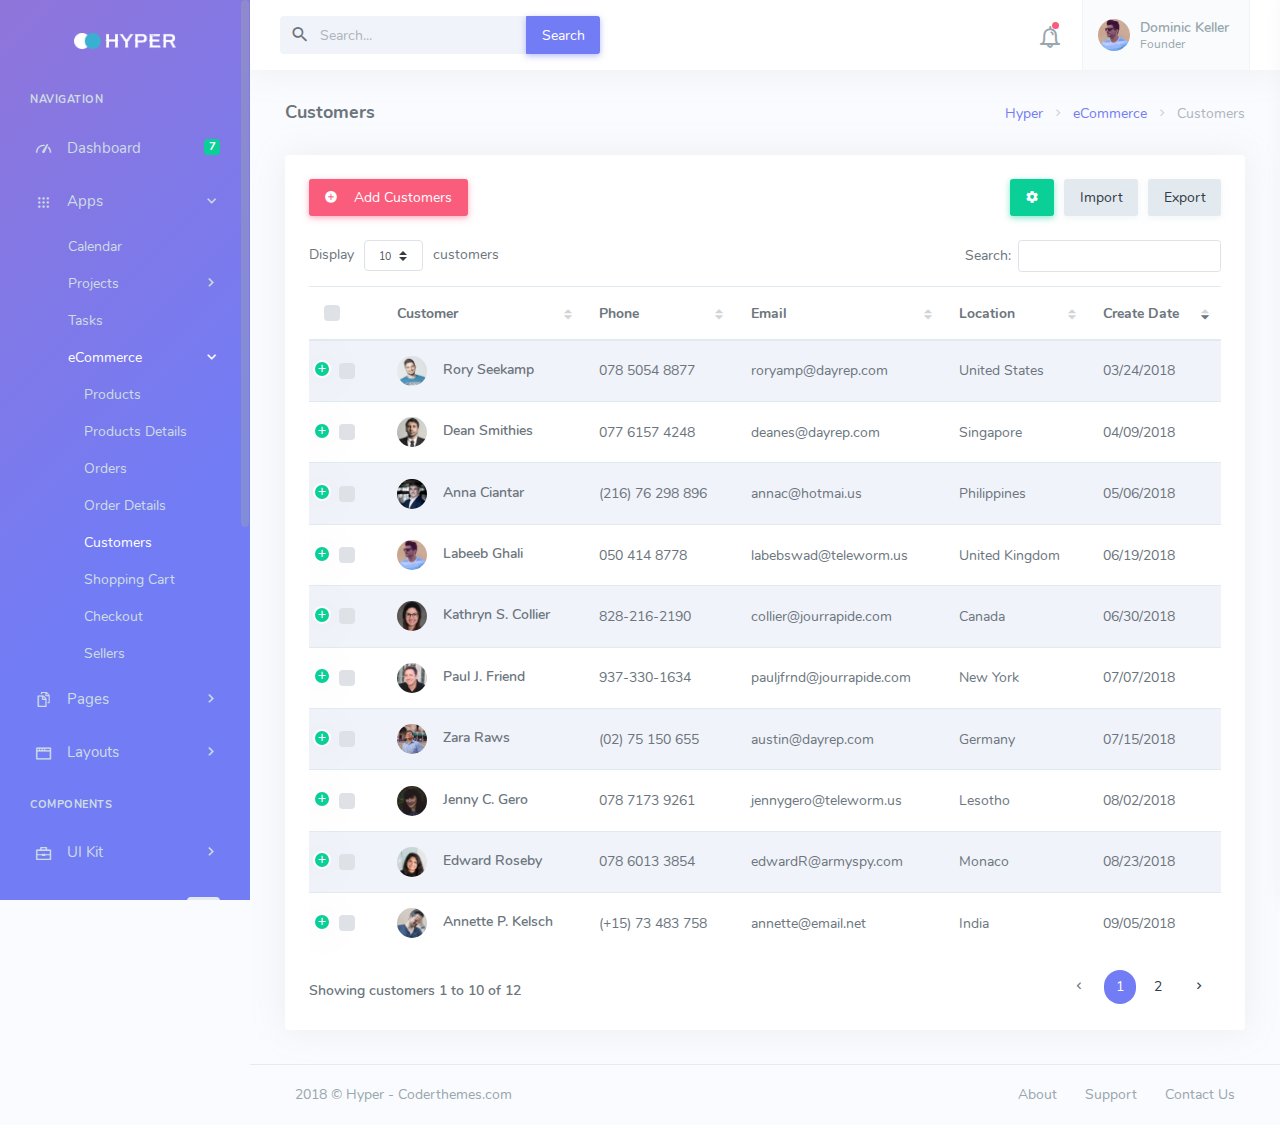
<file: apps-ecommerce-customers.html>
<!DOCTYPE html>
<html lang="en">
    <head>
        <meta charset="utf-8" />
        <title>Hyper - Responsive Bootstrap 4 Admin Dashboard</title>
        <meta name="viewport" content="width=device-width, initial-scale=1.0">
        <meta content="A fully featured admin theme which can be used to build CRM, CMS, etc." name="description" />
        <meta content="Coderthemes" name="author" />
        <!-- App favicon -->
        <link rel="shortcut icon" href="assets/images/favicon.ico">

        <!-- third party css -->
        <link href="assets/css/vendor/dataTables.bootstrap4.css" rel="stylesheet" type="text/css" />
        <link href="assets/css/vendor/responsive.bootstrap4.css" rel="stylesheet" type="text/css" />
        <!-- third party css end -->

        <!-- App css -->
        <link href="assets/css/icons.min.css" rel="stylesheet" type="text/css" />
        <link href="assets/css/app.min.css" rel="stylesheet" type="text/css" />

    </head>

    <body>

        <!-- Begin page -->
        <div class="wrapper">

            <!-- ========== Left Sidebar Start ========== -->
            <div class="left-side-menu">

                <div class="slimscroll-menu">

                    <!-- LOGO -->
                    <a href="index.html" class="logo text-center">
                        <span class="logo-lg">
                            <img src="assets/images/logo.png" alt="" height="16">
                        </span>
                        <span class="logo-sm">
                            <img src="assets/images/logo_sm.png" alt="" height="16">
                        </span>
                    </a>

                    <!--- Sidemenu -->
                    <ul class="metismenu side-nav">

                        <li class="side-nav-title side-nav-item">Navigation</li>

                        <li class="side-nav-item">
                            <a href="index.html" class="side-nav-link">
                                <i class="dripicons-meter"></i>
                                <span class="badge badge-success float-right">7</span>
                                <span> Dashboard </span>
                            </a>
                        </li>

                        <li class="side-nav-item">
                            <a href="javascript: void(0);" class="side-nav-link">
                                <i class="dripicons-view-apps"></i>
                                <span> Apps </span>
                                <span class="menu-arrow"></span>
                            </a>
                            <ul class="side-nav-second-level" aria-expanded="false">
                                <li>
                                    <a href="apps-calendar.html">Calendar</a>
                                </li>
                                <li class="side-nav-item">
                                    <a href="javascript: void(0);" aria-expanded="false">Projects
                                        <span class="menu-arrow"></span>
                                    </a>
                                    <ul class="side-nav-third-level" aria-expanded="false">
                                        <li>
                                            <a href="apps-projects-list.html">List</a>
                                        </li>
                                        <li>
                                            <a href="apps-projects-details.html">Details</a>
                                        </li>
                                    </ul>
                                </li>
                                <li>
                                    <a href="apps-tasks.html">Tasks</a>
                                </li>
                                <li class="side-nav-item">
                                    <a href="javascript: void(0);" aria-expanded="false">eCommerce
                                        <span class="menu-arrow"></span>
                                    </a>
                                    <ul class="side-nav-third-level" aria-expanded="false">
                                        <li>
                                            <a href="apps-ecommerce-products.html">Products</a>
                                        </li>
                                        <li>
                                            <a href="apps-ecommerce-products-details.html">Products Details</a>
                                        </li>
                                        <li>
                                            <a href="apps-ecommerce-orders.html">Orders</a>
                                        </li>
                                        <li>
                                            <a href="apps-ecommerce-orders-details.html">Order Details</a>
                                        </li>
                                        <li>
                                            <a href="apps-ecommerce-customers.html">Customers</a>
                                        </li>
                                        <li>
                                            <a href="apps-ecommerce-shopping-cart.html">Shopping Cart</a>
                                        </li>
                                        <li>
                                            <a href="apps-ecommerce-checkout.html">Checkout</a>
                                        </li>
                                        <li>
                                            <a href="apps-ecommerce-sellers.html">Sellers</a>
                                        </li>
                                    </ul>
                                </li>
                            </ul>
                        </li>
            
                        <li class="side-nav-item">
                            <a href="javascript: void(0);" class="side-nav-link">
                                <i class="dripicons-copy"></i>
                                <span> Pages </span>
                                <span class="menu-arrow"></span>
                            </a>
                            <ul class="side-nav-second-level" aria-expanded="false">
                                <li>
                                    <a href="pages-starter.html">Starter Page</a>
                                </li>
                                <li>
                                    <a href="pages-profile.html">Profile</a>
                                </li>
                                <li>
                                    <a href="pages-invoice.html">Invoice</a>
                                </li>
                                <li>
                                    <a href="pages-faq.html">FAQ</a>
                                </li>
                                <li>
                                    <a href="pages-pricing.html">Pricing</a>
                                </li>
                                <li>
                                    <a href="pages-maintenance.html">Maintenance</a>
                                </li>
                                <li class="side-nav-item">
                                    <a href="javascript: void(0);" aria-expanded="false">Authentication
                                        <span class="menu-arrow"></span>
                                    </a>
                                    <ul class="side-nav-third-level" aria-expanded="false">
                                        <li>
                                            <a href="pages-login.html">Login</a>
                                        </li>
                                        <li>
                                            <a href="pages-login-2.html">Login 2</a>
                                        </li>
                                        <li>
                                            <a href="pages-register.html">Register</a>
                                        </li>
                                        <li>
                                            <a href="pages-register-2.html">Register 2</a>
                                        </li>
                                        <li>
                                            <a href="pages-logout.html">Logout</a>
                                        </li>
                                        <li>
                                            <a href="pages-logout-2.html">Logout 2</a>
                                        </li>
                                        <li>
                                            <a href="pages-recoverpw.html">Recover Password</a>
                                        </li>
                                        <li>
                                            <a href="pages-recoverpw-2.html">Recover Password 2</a>
                                        </li>
                                        <li>
                                            <a href="pages-lock-screen.html">Lock Screen</a>
                                        </li>
                                        <li>
                                            <a href="pages-lock-screen-2.html">Lock Screen 2</a>
                                        </li>
                                        <li>
                                            <a href="pages-confirm-mail.html">Confirm Mail</a>
                                        </li>
                                        <li>
                                            <a href="pages-confirm-mail-2.html">Confirm Mail 2</a>
                                        </li>
                                    </ul>
                                </li>
                                <li class="side-nav-item">
                                    <a href="javascript: void(0);" aria-expanded="false">Error
                                        <span class="menu-arrow"></span>
                                    </a>
                                    <ul class="side-nav-third-level" aria-expanded="false">
                                        <li>
                                            <a href="pages-404.html">Error 404</a>
                                        </li>
                                        <li>
                                            <a href="pages-404-alt.html">Error 404-alt</a>
                                        </li>
                                        <li>
                                            <a href="pages-500.html">Error 500</a>
                                        </li>
                                    </ul>
                                </li>
                            </ul>
                        </li>

                        <li class="side-nav-item">
                            <a href="javascript: void(0);" class="side-nav-link">
                                <i class="dripicons-browser"></i>
                                <span> Layouts </span>
                                <span class="menu-arrow"></span>
                            </a>
                            <ul class="side-nav-second-level" aria-expanded="false">
                                <li>
                                    <a href="layouts-horizontal.html">Horizontal</a>
                                </li>
                                <li>
                                    <a href="layouts-light-sidenav.html">Light Sidenav</a>
                                </li>
                                <li>
                                    <a href="layouts-collapsed.html">Collapsed Sidenav</a>
                                </li>
                                <li>
                                    <a href="javascript: void(0);" class="right-bar-toggle">Right Sidebar</a>
                                </li>
                                <li>
                                    <a href="layouts-boxed-vertical.html">Boxed Vertical</a>
                                </li>
                                <li>
                                    <a href="layouts-boxed-horizontal.html">Boxed Horizontal</a>
                                </li>
                            </ul>
                        </li>

                        <li class="side-nav-title side-nav-item mt-1">Components</li>

                        <li class="side-nav-item">
                            <a href="javascript: void(0);" class="side-nav-link">
                                <i class="dripicons-briefcase"></i>
                                <span> UI Kit </span>
                                <span class="menu-arrow"></span>
                            </a>
                            <ul class="side-nav-second-level" aria-expanded="false">
                                <li>
                                    <a href="ui-cards.html">Cards</a>
                                </li>
                                <li>
                                    <a href="ui-buttons.html">Buttons</a>
                                </li>
                                <li>
                                    <a href="ui-modals.html">Modals</a>
                                </li>
                                <li>
                                    <a href="ui-tabs.html">Tabs</a>
                                </li>
                                <li>
                                    <a href="ui-notifications.html">Notifications</a>
                                </li>
                                <li>
                                    <a href="ui-grid.html">Grid</a>
                                </li>
                                <li>
                                    <a href="ui-general.html">General</a>
                                </li>
                                <li>
                                    <a href="ui-typography.html">Typography</a>
                                </li>
                                <li>
                                    <a href="ui-icons.html">Icons</a>
                                </li>
                                <li>
                                    <a href="ui-dragula.html">Dragula</a>
                                </li>
                            </ul>
                        </li>

                        <li class="side-nav-item">
                            <a href="widgets.html" class="side-nav-link">
                                <i class="dripicons-heart"></i>
                                <span class="badge badge-light float-right">New</span>
                                <span> Widgets </span>
                            </a>
                        </li>

                        <li class="side-nav-item">
                            <a href="javascript: void(0);" class="side-nav-link">
                                <i class="dripicons-document"></i>
                                <span> Forms </span>
                                <span class="menu-arrow"></span>
                            </a>
                            <ul class="side-nav-second-level" aria-expanded="false">
                                <li>
                                    <a href="form-elements.html">Basic Elements</a>
                                </li>
                                <li>
                                    <a href="form-advanced.html">Form Advanced</a>
                                </li>
                                <li>
                                    <a href="form-validation.html">Validation</a>
                                </li>
                                <li>
                                    <a href="form-wizard.html">Wizard</a>
                                </li>
                                <li>
                                    <a href="form-fileuploads.html">File Uploads</a>
                                </li>
                                <li>
                                    <a href="form-editors.html">Editors</a>
                                </li>
                            </ul>
                        </li>

                        <li class="side-nav-item">
                            <a href="javascript: void(0);" class="side-nav-link">
                                <i class="dripicons-graph-pie"></i>
                                <span> Charts </span>
                                <span class="menu-arrow"></span>
                            </a>
                            <ul class="side-nav-second-level" aria-expanded="false">
                                <li>
                                    <a href="charts-chartjs.html">Chartjs</a>
                                </li>
                                <li>
                                    <a href="charts-brite.html">Britecharts</a>
                                </li>
                                <li class="side-nav-item">
                                    <a href="javascript: void(0);" aria-expanded="false">Apex Charts
                                        <span class="menu-arrow"></span>
                                    </a>
                                    <ul class="side-nav-third-level" aria-expanded="false">
                                        <li>
                                            <a href="charts-apex-line.html">Line</a>
                                        </li>
                                        <li>
                                            <a href="charts-apex-area.html">Area</a>
                                        </li>
                                        <li>
                                            <a href="charts-apex-column.html">Column</a>
                                        </li>
                                        <li>
                                            <a href="charts-apex-bar.html">Bar</a>
                                        </li>
                                        <li>
                                            <a href="charts-apex-mixed.html">Mixed</a>
                                        </li>
                                        <li>
                                            <a href="charts-apex-bubble.html">Bubble</a>
                                        </li>
                                        <li>
                                            <a href="charts-apex-scatter.html">Scatter</a>
                                        </li>
                                        <li>
                                            <a href="charts-apex-pie.html">Pie</a>
                                        </li>
                                        <li>
                                            <a href="charts-apex-radialbar.html">RadialBar</a>
                                        </li>
                                        <li>
                                            <a href="charts-apex-heatmap.html">Heatmap</a>
                                        </li>
                                        <li>
                                            <a href="charts-apex-sparklines.html">Sparklines</a>
                                        </li>
                                        <li>
                                            <a href="charts-apex-candlestick.html">Candlestick</a>
                                        </li>
                                    </ul>
                                </li>
                            </ul>
                        </li>

                        <li class="side-nav-item">
                            <a href="javascript: void(0);" class="side-nav-link">
                                <i class="dripicons-list"></i>
                                <span> Tables </span>
                                <span class="menu-arrow"></span>
                            </a>
                            <ul class="side-nav-second-level" aria-expanded="false">
                                <li>
                                    <a href="tables-basic.html">Basic Tables</a>
                                </li>
                                <li>
                                    <a href="tables-datatable.html">Data Tables</a>
                                </li>
                            </ul>
                        </li>

                        <li class="side-nav-item">
                            <a href="javascript: void(0);" class="side-nav-link">
                                <i class="dripicons-location"></i>
                                <span> Maps </span>
                                <span class="menu-arrow"></span>
                            </a>
                            <ul class="side-nav-second-level" aria-expanded="false">
                                <li>
                                    <a href="maps-google.html">Google Maps</a>
                                </li>
                                <li>
                                    <a href="maps-vector.html">Vector Maps</a>
                                </li>
                            </ul>
                        </li>
            
                    </ul>

                    <!-- Help Box -->
                    <div class="help-box text-white text-center">
                        <a href="javascript: void(0);" class="float-right close-btn text-white">
                            <i class="mdi mdi-close"></i>
                        </a>
                        <img src="assets/images/help-icon.svg" height="90" alt="Helper Icon Image" />
                        <h5 class="mt-3">Unlimited Access</h5>
                        <p class="mb-3">Upgrade to plan to get access to unlimited reports</p>
                        <a href="javascript: void(0);" class="btn btn-outline-light btn-sm">Upgrade</a>
                    </div>
                    <!-- end Help Box -->
                    <!-- End Sidebar -->

                    <div class="clearfix"></div>

                </div>
                <!-- Sidebar -left -->

            </div>
            <!-- Left Sidebar End -->

            <!-- ============================================================== -->
            <!-- Start Page Content here -->
            <!-- ============================================================== -->

            <div class="content-page">
                <div class="content">

                    <!-- Topbar Start -->
                    <div class="navbar-custom">
                        <ul class="list-unstyled topbar-right-menu float-right mb-0">

                            <li class="dropdown notification-list">
                                <a class="nav-link dropdown-toggle arrow-none" data-toggle="dropdown" href="#" role="button" aria-haspopup="false" aria-expanded="false">
                                    <i class="dripicons-bell noti-icon"></i>
                                    <span class="noti-icon-badge"></span>
                                </a>
                                <div class="dropdown-menu dropdown-menu-right dropdown-menu-animated dropdown-lg">

                                    <!-- item-->
                                    <div class="dropdown-item noti-title">
                                        <h5 class="m-0">
                                            <span class="float-right">
                                                <a href="javascript: void(0);" class="text-dark">
                                                    <small>Clear All</small>
                                                </a>
                                            </span>Notification
                                        </h5>
                                    </div>

                                    <div class="slimscroll" style="max-height: 230px;">
                                        <!-- item-->
                                        <a href="javascript:void(0);" class="dropdown-item notify-item">
                                            <div class="notify-icon bg-primary">
                                                <i class="mdi mdi-comment-account-outline"></i>
                                            </div>
                                            <p class="notify-details">Caleb Flakelar commented on Admin
                                                <small class="text-muted">1 min ago</small>
                                            </p>
                                        </a>

                                        <!-- item-->
                                        <a href="javascript:void(0);" class="dropdown-item notify-item">
                                            <div class="notify-icon bg-info">
                                                <i class="mdi mdi-account-plus"></i>
                                            </div>
                                            <p class="notify-details">New user registered.
                                                <small class="text-muted">5 hours ago</small>
                                            </p>
                                        </a>

                                        <!-- item-->
                                        <a href="javascript:void(0);" class="dropdown-item notify-item">
                                            <div class="notify-icon">
                                                <img src="assets/images/users/avatar-2.jpg" class="img-fluid rounded-circle" alt="" /> </div>
                                            <p class="notify-details">Cristina Pride</p>
                                            <p class="text-muted mb-0 user-msg">
                                                <small>Hi, How are you? What about our next meeting</small>
                                            </p>
                                        </a>

                                        <!-- item-->
                                        <a href="javascript:void(0);" class="dropdown-item notify-item">
                                            <div class="notify-icon bg-primary">
                                                <i class="mdi mdi-comment-account-outline"></i>
                                            </div>
                                            <p class="notify-details">Caleb Flakelar commented on Admin
                                                <small class="text-muted">4 days ago</small>
                                            </p>
                                        </a>

                                        <!-- item-->
                                        <a href="javascript:void(0);" class="dropdown-item notify-item">
                                            <div class="notify-icon">
                                                <img src="assets/images/users/avatar-4.jpg" class="img-fluid rounded-circle" alt="" /> </div>
                                            <p class="notify-details">Karen Robinson</p>
                                            <p class="text-muted mb-0 user-msg">
                                                <small>Wow ! this admin looks good and awesome design</small>
                                            </p>
                                        </a>

                                        <!-- item-->
                                        <a href="javascript:void(0);" class="dropdown-item notify-item">
                                            <div class="notify-icon bg-info">
                                                <i class="mdi mdi-heart"></i>
                                            </div>
                                            <p class="notify-details">Carlos Crouch liked
                                                <b>Admin</b>
                                                <small class="text-muted">13 days ago</small>
                                            </p>
                                        </a>
                                    </div>

                                    <!-- All-->
                                    <a href="javascript:void(0);" class="dropdown-item text-center text-primary notify-item notify-all">
                                        View All
                                    </a>

                                </div>
                            </li>

                            <li class="dropdown notification-list">
                                <a class="nav-link dropdown-toggle nav-user arrow-none mr-0" data-toggle="dropdown" href="#" role="button" aria-haspopup="false"
                                    aria-expanded="false">
                                    <span class="account-user-avatar"> 
                                        <img src="assets/images/users/avatar-1.jpg" alt="user-image" class="rounded-circle">
                                    </span>
                                    <span>
                                        <span class="account-user-name">Dominic Keller</span>
                                        <span class="account-position">Founder</span>
                                    </span>
                                </a>
                                <div class="dropdown-menu dropdown-menu-right dropdown-menu-animated profile-dropdown ">
                                    <!-- item-->
                                    <div class=" dropdown-header noti-title">
                                        <h6 class="text-overflow m-0">Welcome !</h6>
                                    </div>

                                    <!-- item-->
                                    <a href="javascript:void(0);" class="dropdown-item notify-item">
                                        <i class="mdi mdi-account-circle"></i>
                                        <span>My Account</span>
                                    </a>

                                    <!-- item-->
                                    <a href="javascript:void(0);" class="dropdown-item notify-item">
                                        <i class="mdi mdi-account-settings-variant"></i>
                                        <span>Settings</span>
                                    </a>

                                    <!-- item-->
                                    <a href="javascript:void(0);" class="dropdown-item notify-item">
                                        <i class="mdi mdi-lifebuoy"></i>
                                        <span>Support</span>
                                    </a>

                                    <!-- item-->
                                    <a href="javascript:void(0);" class="dropdown-item notify-item">
                                        <i class="mdi mdi-lock-outline"></i>
                                        <span>Lock Screen</span>
                                    </a>

                                    <!-- item-->
                                    <a href="javascript:void(0);" class="dropdown-item notify-item">
                                        <i class="mdi mdi-logout"></i>
                                        <span>Logout</span>
                                    </a>

                                </div>
                            </li>

                        </ul>
                        <button class="button-menu-mobile open-left disable-btn">
                            <i class="mdi mdi-menu"></i>
                        </button>
                        <div class="app-search">
                            <form>
                                <div class="input-group">
                                    <input type="text" class="form-control" placeholder="Search...">
                                    <span class="mdi mdi-magnify"></span>
                                    <div class="input-group-append">
                                        <button class="btn btn-primary" type="submit">Search</button>
                                    </div>
                                </div>
                            </form>
                        </div>
                    </div>
                    <!-- end Topbar -->

                    <!-- Start Content-->
                    <div class="container-fluid">
                        
                        <!-- start page title -->
                        <div class="row">
                            <div class="col-12">
                                <div class="page-title-box">
                                    <div class="page-title-right">
                                        <ol class="breadcrumb m-0">
                                            <li class="breadcrumb-item"><a href="javascript: void(0);">Hyper</a></li>
                                            <li class="breadcrumb-item"><a href="javascript: void(0);">eCommerce</a></li>
                                            <li class="breadcrumb-item active">Customers</li>
                                        </ol>
                                    </div>
                                    <h4 class="page-title">Customers</h4>
                                </div>
                            </div>
                        </div>     
                        <!-- end page title --> 

                        <div class="row">
                            <div class="col-12">
                                <div class="card">
                                    <div class="card-body">
                                        <div class="row mb-2">
                                            <div class="col-sm-4">
                                                <a href="javascript:void(0);" class="btn btn-danger mb-2"><i class="mdi mdi-plus-circle mr-2"></i> Add Customers</a>
                                            </div>
                                            <div class="col-sm-8">
                                                <div class="text-sm-right">
                                                    <button type="button" class="btn btn-success mb-2 mr-1"><i class="mdi mdi-settings"></i></button>
                                                    <button type="button" class="btn btn-light mb-2 mr-1">Import</button>
                                                    <button type="button" class="btn btn-light mb-2">Export</button>
                                                </div>
                                            </div><!-- end col-->
                                        </div>
                
                                        <div class="table-responsive">
                                            <table class="table table-centered table-striped dt-responsive nowrap w-100" id="products-datatable">
                                                <thead>
                                                    <tr>
                                                        <th style="width: 20px;">
                                                            <div class="custom-control custom-checkbox">
                                                                <input type="checkbox" class="custom-control-input" id="customCheck1">
                                                                <label class="custom-control-label" for="customCheck1">&nbsp;</label>
                                                            </div>
                                                        </th>
                                                        <th>Customer</th>
                                                        <th>Phone</th>
                                                        <th>Email</th>
                                                        <th>Location</th>
                                                        <th>Create Date</th>
                                                        <th>Status</th>
                                                        <th style="width: 75px;">Action</th>
                                                    </tr>
                                                </thead>
                                                <tbody>
                                                    <tr>
                                                        <td>
                                                            <div class="custom-control custom-checkbox">
                                                                <input type="checkbox" class="custom-control-input" id="customCheck2">
                                                                <label class="custom-control-label" for="customCheck2">&nbsp;</label>
                                                            </div>
                                                        </td>
                                                        <td class="table-user">
                                                            <img src="assets/images/users/avatar-4.jpg" alt="table-user" class="mr-2 rounded-circle">
                                                            <a href="javascript:void(0);" class="text-body font-weight-semibold">Paul J. Friend</a>
                                                        </td>
                                                        <td>
                                                            937-330-1634
                                                        </td>
                                                        <td>
                                                            pauljfrnd@jourrapide.com
                                                        </td>
                                                        <td>
                                                            New York
                                                        </td>
                                                        <td>
                                                            07/07/2018
                                                        </td>
                                                        <td>
                                                            <span class="badge badge-success-lighten">Active</span>
                                                        </td>
                    
                                                        <td>
                                                            <a href="javascript:void(0);" class="action-icon"> <i class="mdi mdi-square-edit-outline"></i></a>
                                                            <a href="javascript:void(0);" class="action-icon"> <i class="mdi mdi-delete"></i></a>
                                                        </td>
                                                    </tr>
                                                    
                                                    <tr>
                                                        <td>
                                                            <div class="custom-control custom-checkbox">
                                                                <input type="checkbox" class="custom-control-input" id="customCheck3">
                                                                <label class="custom-control-label" for="customCheck3">&nbsp;</label>
                                                            </div>
                                                        </td>
                                                        <td class="table-user">
                                                            <img src="assets/images/users/avatar-3.jpg" alt="table-user" class="mr-2 rounded-circle">
                                                            <a href="javascript:void(0);" class="text-body font-weight-semibold">Bryan J. Luellen</a>
                                                        </td>
                                                        <td>
                                                            215-302-3376
                                                        </td>
                                                        <td>
                                                            bryuellen@dayrep.com
                                                        </td>
                                                        <td>
                                                            New York
                                                        </td>
                                                        <td>
                                                            09/12/2018
                                                        </td>
                                                        <td>
                                                            <span class="badge badge-success-lighten">Active</span>
                                                        </td>
                    
                                                        <td>
                                                            <a href="javascript:void(0);" class="action-icon"> <i class="mdi mdi-square-edit-outline"></i></a>
                                                            <a href="javascript:void(0);" class="action-icon"> <i class="mdi mdi-delete"></i></a>
                                                        </td>
                                                    </tr>
                                                    <tr>
                                                        <td>
                                                            <div class="custom-control custom-checkbox">
                                                                <input type="checkbox" class="custom-control-input" id="customCheck4">
                                                                <label class="custom-control-label" for="customCheck4">&nbsp;</label>
                                                            </div>
                                                        </td>
                                                        <td class="table-user">
                                                            <img src="assets/images/users/avatar-3.jpg" alt="table-user" class="mr-2 rounded-circle">
                                                            <a href="javascript:void(0);" class="text-body font-weight-semibold">Kathryn S. Collier</a>
                                                        </td>
                                                        <td>
                                                            828-216-2190
                                                        </td>
                                                        <td>
                                                            collier@jourrapide.com
                                                        </td>
                                                        <td>
                                                            Canada
                                                        </td>
                                                        <td>
                                                            06/30/2018
                                                        </td>
                                                        <td>
                                                            <span class="badge badge-danger-lighten">Blocked</span>
                                                        </td>
                    
                                                        <td>
                                                            <a href="javascript:void(0);" class="action-icon"> <i class="mdi mdi-square-edit-outline"></i></a>
                                                            <a href="javascript:void(0);" class="action-icon"> <i class="mdi mdi-delete"></i></a>
                                                        </td>
                                                    </tr>
                                                    <tr>
                                                        <td>
                                                            <div class="custom-control custom-checkbox">
                                                                <input type="checkbox" class="custom-control-input" id="customCheck5">
                                                                <label class="custom-control-label" for="customCheck5">&nbsp;</label>
                                                            </div>
                                                        </td>
                                                        <td class="table-user">
                                                            <img src="assets/images/users/avatar-1.jpg" alt="table-user" class="mr-2 rounded-circle">
                                                            <a href="javascript:void(0);" class="text-body font-weight-semibold">Timothy Kauper</a>
                                                        </td>
                                                        <td>
                                                            (216) 75 612 706
                                                        </td>
                                                        <td>
                                                            thykauper@rhyta.com
                                                        </td>
                                                        <td>
                                                            Denmark
                                                        </td>
                                                        <td>
                                                            09/08/2018
                                                        </td>
                                                        <td>
                                                            <span class="badge badge-danger-lighten">Blocked</span>
                                                        </td>
                    
                                                        <td>
                                                            <a href="javascript:void(0);" class="action-icon"> <i class="mdi mdi-square-edit-outline"></i></a>
                                                            <a href="javascript:void(0);" class="action-icon"> <i class="mdi mdi-delete"></i></a>
                                                        </td>
                                                    </tr>
                                                    <tr>
                                                        <td>
                                                            <div class="custom-control custom-checkbox">
                                                                <input type="checkbox" class="custom-control-input" id="customCheck6">
                                                                <label class="custom-control-label" for="customCheck6">&nbsp;</label>
                                                            </div>
                                                        </td>
                                                        <td class="table-user">
                                                            <img src="assets/images/users/avatar-5.jpg" alt="table-user" class="mr-2 rounded-circle">
                                                            <a href="javascript:void(0);" class="text-body font-weight-semibold">Zara Raws</a>
                                                        </td>
                                                        <td>
                                                            (02) 75 150 655
                                                        </td>
                                                        <td>
                                                            austin@dayrep.com
                                                        </td>
                                                        <td>
                                                            Germany
                                                        </td>
                                                        <td>
                                                            07/15/2018
                                                        </td>
                                                        <td>
                                                            <span class="badge badge-success-lighten">Active</span>
                                                        </td>
                    
                                                        <td>
                                                            <a href="javascript:void(0);" class="action-icon"> <i class="mdi mdi-square-edit-outline"></i></a>
                                                            <a href="javascript:void(0);" class="action-icon"> <i class="mdi mdi-delete"></i></a>
                                                        </td>
                                                    </tr>
                                                    <tr>
                                                        <td>
                                                            <div class="custom-control custom-checkbox">
                                                                <input type="checkbox" class="custom-control-input" id="customCheck7">
                                                                <label class="custom-control-label" for="customCheck7">&nbsp;</label>
                                                            </div>
                                                        </td>
                                                        <td class="table-user">
                                                            <img src="assets/images/users/avatar-6.jpg" alt="table-user" class="mr-2 rounded-circle">
                                                            <a href="javascript:void(0);" class="text-body font-weight-semibold">Annette P. Kelsch</a>
                                                        </td>
                                                        <td>
                                                            (+15) 73 483 758
                                                        </td>
                                                        <td>
                                                            annette@email.net
                                                        </td>
                                                        <td>
                                                            India
                                                        </td>
                                                        <td>
                                                            09/05/2018
                                                        </td>
                                                        <td>
                                                            <span class="badge badge-success-lighten">Active</span>
                                                        </td>
                    
                                                        <td>
                                                            <a href="javascript:void(0);" class="action-icon"> <i class="mdi mdi-square-edit-outline"></i></a>
                                                            <a href="javascript:void(0);" class="action-icon"> <i class="mdi mdi-delete"></i></a>
                                                        </td>
                                                    </tr>
                                                    <tr>
                                                        <td>
                                                            <div class="custom-control custom-checkbox">
                                                                <input type="checkbox" class="custom-control-input" id="customCheck8">
                                                                <label class="custom-control-label" for="customCheck8">&nbsp;</label>
                                                            </div>
                                                        </td>
                                                        <td class="table-user">
                                                            <img src="assets/images/users/avatar-7.jpg" alt="table-user" class="mr-2 rounded-circle">
                                                            <a href="javascript:void(0);" class="text-body font-weight-semibold">Jenny C. Gero</a>
                                                        </td>
                                                        <td>
                                                            078 7173 9261
                                                        </td>
                                                        <td>
                                                            jennygero@teleworm.us
                                                        </td>
                                                        <td>
                                                            Lesotho
                                                        </td>
                                                        <td>
                                                            08/02/2018
                                                        </td>
                                                        <td>
                                                            <span class="badge badge-danger-lighten">Blocked</span>
                                                        </td>
                    
                                                        <td>
                                                            <a href="javascript:void(0);" class="action-icon"> <i class="mdi mdi-square-edit-outline"></i></a>
                                                            <a href="javascript:void(0);" class="action-icon"> <i class="mdi mdi-delete"></i></a>
                                                        </td>
                                                    </tr>
                                                    <tr>
                                                        <td>
                                                            <div class="custom-control custom-checkbox">
                                                                <input type="checkbox" class="custom-control-input" id="customCheck9">
                                                                <label class="custom-control-label" for="customCheck9">&nbsp;</label>
                                                            </div>
                                                        </td>
                                                        <td class="table-user">
                                                            <img src="assets/images/users/avatar-8.jpg" alt="table-user" class="mr-2 rounded-circle">
                                                            <a href="javascript:void(0);" class="text-body font-weight-semibold">Edward Roseby</a>
                                                        </td>
                                                        <td>
                                                            078 6013 3854
                                                        </td>
                                                        <td>
                                                            edwardR@armyspy.com
                                                        </td>
                                                        <td>
                                                            Monaco
                                                        </td>
                                                        <td>
                                                            08/23/2018
                                                        </td>
                                                        <td>
                                                            <span class="badge badge-success-lighten">Active</span>
                                                        </td>
                    
                                                        <td>
                                                            <a href="javascript:void(0);" class="action-icon"> <i class="mdi mdi-square-edit-outline"></i></a>
                                                            <a href="javascript:void(0);" class="action-icon"> <i class="mdi mdi-delete"></i></a>
                                                        </td>
                                                    </tr>
                                                    <tr>
                                                        <td>
                                                            <div class="custom-control custom-checkbox">
                                                                <input type="checkbox" class="custom-control-input" id="customCheck10">
                                                                <label class="custom-control-label" for="customCheck10">&nbsp;</label>
                                                            </div>
                                                        </td>
                                                        <td class="table-user">
                                                            <img src="assets/images/users/avatar-9.jpg" alt="table-user" class="mr-2 rounded-circle">
                                                            <a href="javascript:void(0);" class="text-body font-weight-semibold">Anna Ciantar</a>
                                                        </td>
                                                        <td>
                                                            (216) 76 298 896
                                                        </td>
                                                        <td>
                                                            annac@hotmai.us
                                                        </td>
                                                        <td>
                                                            Philippines
                                                        </td>
                                                        <td>
                                                            05/06/2018
                                                        </td>
                                                        <td>
                                                            <span class="badge badge-success-lighten">Active</span>
                                                        </td>
                    
                                                        <td>
                                                            <a href="javascript:void(0);" class="action-icon"> <i class="mdi mdi-square-edit-outline"></i></a>
                                                            <a href="javascript:void(0);" class="action-icon"> <i class="mdi mdi-delete"></i></a>
                                                        </td>
                                                    </tr>
                                                    <tr>
                                                        <td>
                                                            <div class="custom-control custom-checkbox">
                                                                <input type="checkbox" class="custom-control-input" id="customCheck11">
                                                                <label class="custom-control-label" for="customCheck11">&nbsp;</label>
                                                            </div>
                                                        </td>
                                                        <td class="table-user">
                                                            <img src="assets/images/users/avatar-10.jpg" alt="table-user" class="mr-2 rounded-circle">
                                                            <a href="javascript:void(0);" class="text-body font-weight-semibold">Dean Smithies</a>
                                                        </td>
                                                        <td>
                                                            077 6157 4248
                                                        </td>
                                                        <td>
                                                            deanes@dayrep.com
                                                        </td>
                                                        <td>
                                                            Singapore
                                                        </td>
                                                        <td>
                                                            04/09/2018
                                                        </td>
                                                        <td>
                                                            <span class="badge badge-success-lighten">Active</span>
                                                        </td>
                    
                                                        <td>
                                                            <a href="javascript:void(0);" class="action-icon"> <i class="mdi mdi-square-edit-outline"></i></a>
                                                            <a href="javascript:void(0);" class="action-icon"> <i class="mdi mdi-delete"></i></a>
                                                        </td>
                                                    </tr>
                                                    <tr>
                                                        <td>
                                                            <div class="custom-control custom-checkbox">
                                                                <input type="checkbox" class="custom-control-input" id="customCheck12">
                                                                <label class="custom-control-label" for="customCheck12">&nbsp;</label>
                                                            </div>
                                                        </td>
                                                        <td class="table-user">
                                                            <img src="assets/images/users/avatar-1.jpg" alt="table-user" class="mr-2 rounded-circle">
                                                            <a href="javascript:void(0);" class="text-body font-weight-semibold">Labeeb Ghali</a>
                                                        </td>
                                                        <td>
                                                            050 414 8778
                                                        </td>
                                                        <td>
                                                            labebswad@teleworm.us
                                                        </td>
                                                        <td>
                                                            United Kingdom
                                                        </td>
                                                        <td>
                                                            06/19/2018
                                                        </td>
                                                        <td>
                                                            <span class="badge badge-success-lighten">Active</span>
                                                        </td>
                    
                                                        <td>
                                                            <a href="javascript:void(0);" class="action-icon"> <i class="mdi mdi-square-edit-outline"></i></a>
                                                            <a href="javascript:void(0);" class="action-icon"> <i class="mdi mdi-delete"></i></a>
                                                        </td>
                                                    </tr>
                                                    <tr>
                                                        <td>
                                                            <div class="custom-control custom-checkbox">
                                                                <input type="checkbox" class="custom-control-input" id="customCheck13">
                                                                <label class="custom-control-label" for="customCheck13">&nbsp;</label>
                                                            </div>
                                                        </td>
                                                        <td class="table-user">
                                                            <img src="assets/images/users/avatar-2.jpg" alt="table-user" class="mr-2 rounded-circle">
                                                            <a href="javascript:void(0);" class="text-body font-weight-semibold">Rory Seekamp</a>
                                                        </td>
                                                        <td>
                                                            078 5054 8877
                                                        </td>
                                                        <td>
                                                            roryamp@dayrep.com
                                                        </td>
                                                        <td>
                                                            United States
                                                        </td>
                                                        <td>
                                                            03/24/2018
                                                        </td>
                                                        <td>
                                                            <span class="badge badge-danger-lighten">Blocked</span>
                                                        </td>
                    
                                                        <td>
                                                            <a href="javascript:void(0);" class="action-icon"> <i class="mdi mdi-square-edit-outline"></i></a>
                                                            <a href="javascript:void(0);" class="action-icon"> <i class="mdi mdi-delete"></i></a>
                                                        </td>
                                                    </tr>
                                                </tbody>
                                            </table>
                                        </div>
                                    </div> <!-- end card-body-->
                                </div> <!-- end card-->
                            </div> <!-- end col -->
                        </div>
                        <!-- end row -->
                        
                    </div> <!-- container -->

                </div> <!-- content -->

                <!-- Footer Start -->
                <footer class="footer">
                    <div class="container-fluid">
                        <div class="row">
                            <div class="col-md-6">
                                2018 © Hyper - Coderthemes.com
                            </div>
                            <div class="col-md-6">
                                <div class="text-md-right footer-links d-none d-md-block">
                                    <a href="javascript: void(0);">About</a>
                                    <a href="javascript: void(0);">Support</a>
                                    <a href="javascript: void(0);">Contact Us</a>
                                </div>
                            </div>
                        </div>
                    </div>
                </footer>
                <!-- end Footer -->

            </div>

            <!-- ============================================================== -->
            <!-- End Page content -->
            <!-- ============================================================== -->


        </div>
        <!-- END wrapper -->


        <!-- Right Sidebar -->
        <div class="right-bar">

            <div class="rightbar-title">
                <a href="javascript:void(0);" class="right-bar-toggle float-right">
                    <i class="dripicons-cross noti-icon"></i>
                </a>
                <h5 class="m-0">Settings</h5>
            </div>

            <div class="slimscroll-menu rightbar-content">

                <!-- Settings -->
                <hr class="mt-0" />
                <h5 class="pl-3">Basic Settings</h5>
                <hr class="mb-0" />

                <div class="p-3">
                    <div class="custom-control custom-checkbox mb-2">
                        <input type="checkbox" class="custom-control-input" id="notifications-check" checked>
                        <label class="custom-control-label" for="notifications-check">Notifications</label>
                    </div>

                    <div class="custom-control custom-checkbox mb-2">
                        <input type="checkbox" class="custom-control-input" id="api-access-check">
                        <label class="custom-control-label" for="api-access-check">API Access</label>
                    </div>

                    <div class="custom-control custom-checkbox mb-2">
                        <input type="checkbox" class="custom-control-input" id="auto-updates-check" checked>
                        <label class="custom-control-label" for="auto-updates-check">Auto Updates</label>
                    </div>

                    <div class="custom-control custom-checkbox mb-2">
                        <input type="checkbox" class="custom-control-input" id="online-status-check" checked>
                        <label class="custom-control-label" for="online-status-check">Online Status</label>
                    </div>

                    <div class="custom-control custom-checkbox mb-2">
                        <input type="checkbox" class="custom-control-input" id="auto-payout-check">
                        <label class="custom-control-label" for="auto-payout-check">Auto Payout</label>
                    </div>

                </div>


                <!-- Timeline -->
                <hr class="mt-0" />
                <h5 class="pl-3">Recent Activity</h5>
                <hr class="mb-0" />
                <div class="pl-2 pr-2">
                    <div class="timeline-alt">
                        <div class="timeline-item">
                            <i class="mdi mdi-upload bg-info-lighten text-info timeline-icon"></i>
                            <div class="timeline-item-info">
                                <a href="#" class="text-info font-weight-bold mb-1 d-block">You sold an item</a>
                                <small>Paul Burgess just purchased “Hyper - Admin Dashboard”!</small>
                                <p>
                                    <small class="text-muted">5 minutes ago</small>
                                </p>
                            </div>
                        </div>

                        <div class="timeline-item">
                            <i class="mdi mdi-airplane bg-primary-lighten text-primary timeline-icon"></i>
                            <div class="timeline-item-info">
                                <a href="#" class="text-primary font-weight-bold mb-1 d-block">Product on the Bootstrap Market</a>
                                <small>Dave Gamache added
                                    <span class="font-weight-bold">Admin Dashboard</span>
                                </small>
                                <p>
                                    <small class="text-muted">30 minutes ago</small>
                                </p>
                            </div>
                        </div>

                        <div class="timeline-item">
                            <i class="mdi mdi-microphone bg-info-lighten text-info timeline-icon"></i>
                            <div class="timeline-item-info">
                                <a href="#" class="text-info font-weight-bold mb-1 d-block">Robert Delaney</a>
                                <small>Send you message
                                    <span class="font-weight-bold">"Are you there?"</span>
                                </small>
                                <p>
                                    <small class="text-muted">2 hours ago</small>
                                </p>
                            </div>
                        </div>

                        <div class="timeline-item">
                            <i class="mdi mdi-upload bg-primary-lighten text-primary timeline-icon"></i>
                            <div class="timeline-item-info">
                                <a href="#" class="text-primary font-weight-bold mb-1 d-block">Audrey Tobey</a>
                                <small>Uploaded a photo
                                    <span class="font-weight-bold">"Error.jpg"</span>
                                </small>
                                <p>
                                    <small class="text-muted">14 hours ago</small>
                                </p>
                            </div>
                        </div>

                        <div class="timeline-item">
                            <i class="mdi mdi-upload bg-info-lighten text-info timeline-icon"></i>
                            <div class="timeline-item-info">
                                <a href="#" class="text-info font-weight-bold mb-1 d-block">You sold an item</a>
                                <small>Paul Burgess just purchased “Hyper - Admin Dashboard”!</small>
                                <p>
                                    <small class="text-muted">1 day ago</small>
                                </p>
                            </div>
                        </div>

                    </div>
                </div>
            </div>
        </div>
        <!-- /Right-bar -->


        <!-- App js -->
        <script src="assets/js/app.min.js"></script>

        <!-- third party js -->
        <script src="assets/js/vendor/jquery.dataTables.js"></script>
        <script src="assets/js/vendor/dataTables.bootstrap4.js"></script>
        <script src="assets/js/vendor/dataTables.responsive.min.js"></script>
        <script src="assets/js/vendor/responsive.bootstrap4.min.js"></script>
        <script src="assets/js/vendor/dataTables.checkboxes.min.js"></script>
        <!-- third party js ends -->

        <!-- demo app -->
        <script src="assets/js/pages/demo.customers.js"></script>
        <!-- end demo js-->

    </body>
</html>
</file>
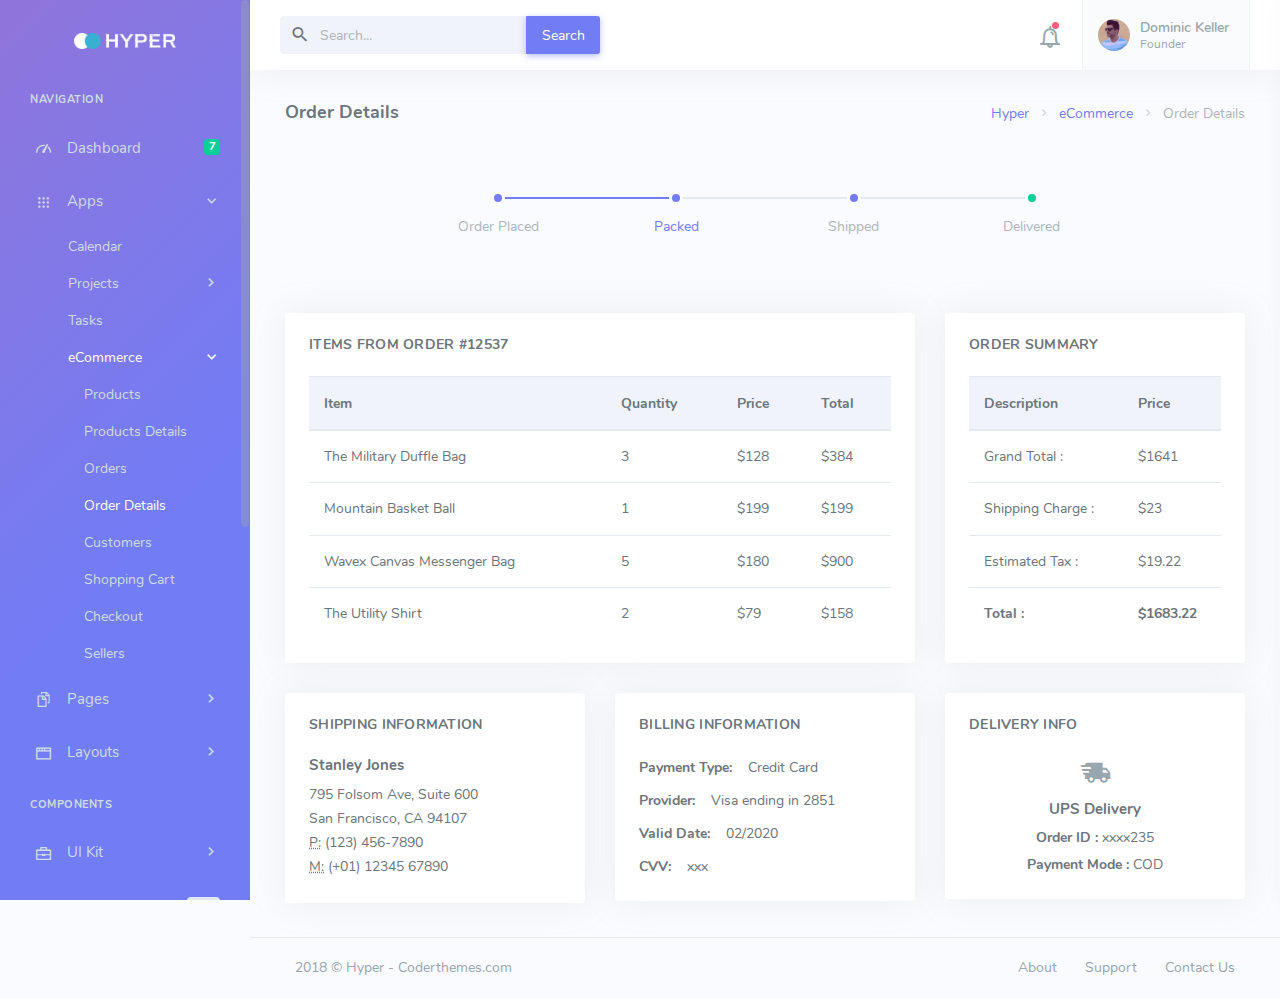
<file: apps-ecommerce-orders-details.html>
<!DOCTYPE html>
<html lang="en">
    <head>
        <meta charset="utf-8" />
        <title>Hyper - Responsive Bootstrap 4 Admin Dashboard</title>
        <meta name="viewport" content="width=device-width, initial-scale=1.0">
        <meta content="A fully featured admin theme which can be used to build CRM, CMS, etc." name="description" />
        <meta content="Coderthemes" name="author" />
        <!-- App favicon -->
        <link rel="shortcut icon" href="assets/images/favicon.ico">

        <!-- App css -->
        <link href="assets/css/icons.min.css" rel="stylesheet" type="text/css" />
        <link href="assets/css/app.min.css" rel="stylesheet" type="text/css" />

    </head>

    <body>

        <!-- Begin page -->
        <div class="wrapper">

            <!-- ========== Left Sidebar Start ========== -->
            <div class="left-side-menu">

                <div class="slimscroll-menu">

                    <!-- LOGO -->
                    <a href="index.html" class="logo text-center">
                        <span class="logo-lg">
                            <img src="assets/images/logo.png" alt="" height="16">
                        </span>
                        <span class="logo-sm">
                            <img src="assets/images/logo_sm.png" alt="" height="16">
                        </span>
                    </a>

                    <!--- Sidemenu -->
                    <ul class="metismenu side-nav">

                        <li class="side-nav-title side-nav-item">Navigation</li>

                        <li class="side-nav-item">
                            <a href="index.html" class="side-nav-link">
                                <i class="dripicons-meter"></i>
                                <span class="badge badge-success float-right">7</span>
                                <span> Dashboard </span>
                            </a>
                        </li>

                        <li class="side-nav-item">
                            <a href="javascript: void(0);" class="side-nav-link">
                                <i class="dripicons-view-apps"></i>
                                <span> Apps </span>
                                <span class="menu-arrow"></span>
                            </a>
                            <ul class="side-nav-second-level" aria-expanded="false">
                                <li>
                                    <a href="apps-calendar.html">Calendar</a>
                                </li>
                                <li class="side-nav-item">
                                    <a href="javascript: void(0);" aria-expanded="false">Projects
                                        <span class="menu-arrow"></span>
                                    </a>
                                    <ul class="side-nav-third-level" aria-expanded="false">
                                        <li>
                                            <a href="apps-projects-list.html">List</a>
                                        </li>
                                        <li>
                                            <a href="apps-projects-details.html">Details</a>
                                        </li>
                                    </ul>
                                </li>
                                <li>
                                    <a href="apps-tasks.html">Tasks</a>
                                </li>
                                <li class="side-nav-item">
                                    <a href="javascript: void(0);" aria-expanded="false">eCommerce
                                        <span class="menu-arrow"></span>
                                    </a>
                                    <ul class="side-nav-third-level" aria-expanded="false">
                                        <li>
                                            <a href="apps-ecommerce-products.html">Products</a>
                                        </li>
                                        <li>
                                            <a href="apps-ecommerce-products-details.html">Products Details</a>
                                        </li>
                                        <li>
                                            <a href="apps-ecommerce-orders.html">Orders</a>
                                        </li>
                                        <li>
                                            <a href="apps-ecommerce-orders-details.html">Order Details</a>
                                        </li>
                                        <li>
                                            <a href="apps-ecommerce-customers.html">Customers</a>
                                        </li>
                                        <li>
                                            <a href="apps-ecommerce-shopping-cart.html">Shopping Cart</a>
                                        </li>
                                        <li>
                                            <a href="apps-ecommerce-checkout.html">Checkout</a>
                                        </li>
                                        <li>
                                            <a href="apps-ecommerce-sellers.html">Sellers</a>
                                        </li>
                                    </ul>
                                </li>
                            </ul>
                        </li>
            
                        <li class="side-nav-item">
                            <a href="javascript: void(0);" class="side-nav-link">
                                <i class="dripicons-copy"></i>
                                <span> Pages </span>
                                <span class="menu-arrow"></span>
                            </a>
                            <ul class="side-nav-second-level" aria-expanded="false">
                                <li>
                                    <a href="pages-starter.html">Starter Page</a>
                                </li>
                                <li>
                                    <a href="pages-profile.html">Profile</a>
                                </li>
                                <li>
                                    <a href="pages-invoice.html">Invoice</a>
                                </li>
                                <li>
                                    <a href="pages-faq.html">FAQ</a>
                                </li>
                                <li>
                                    <a href="pages-pricing.html">Pricing</a>
                                </li>
                                <li>
                                    <a href="pages-maintenance.html">Maintenance</a>
                                </li>
                                <li class="side-nav-item">
                                    <a href="javascript: void(0);" aria-expanded="false">Authentication
                                        <span class="menu-arrow"></span>
                                    </a>
                                    <ul class="side-nav-third-level" aria-expanded="false">
                                        <li>
                                            <a href="pages-login.html">Login</a>
                                        </li>
                                        <li>
                                            <a href="pages-login-2.html">Login 2</a>
                                        </li>
                                        <li>
                                            <a href="pages-register.html">Register</a>
                                        </li>
                                        <li>
                                            <a href="pages-register-2.html">Register 2</a>
                                        </li>
                                        <li>
                                            <a href="pages-logout.html">Logout</a>
                                        </li>
                                        <li>
                                            <a href="pages-logout-2.html">Logout 2</a>
                                        </li>
                                        <li>
                                            <a href="pages-recoverpw.html">Recover Password</a>
                                        </li>
                                        <li>
                                            <a href="pages-recoverpw-2.html">Recover Password 2</a>
                                        </li>
                                        <li>
                                            <a href="pages-lock-screen.html">Lock Screen</a>
                                        </li>
                                        <li>
                                            <a href="pages-lock-screen-2.html">Lock Screen 2</a>
                                        </li>
                                        <li>
                                            <a href="pages-confirm-mail.html">Confirm Mail</a>
                                        </li>
                                        <li>
                                            <a href="pages-confirm-mail-2.html">Confirm Mail 2</a>
                                        </li>
                                    </ul>
                                </li>
                                <li class="side-nav-item">
                                    <a href="javascript: void(0);" aria-expanded="false">Error
                                        <span class="menu-arrow"></span>
                                    </a>
                                    <ul class="side-nav-third-level" aria-expanded="false">
                                        <li>
                                            <a href="pages-404.html">Error 404</a>
                                        </li>
                                        <li>
                                            <a href="pages-404-alt.html">Error 404-alt</a>
                                        </li>
                                        <li>
                                            <a href="pages-500.html">Error 500</a>
                                        </li>
                                    </ul>
                                </li>
                            </ul>
                        </li>

                        <li class="side-nav-item">
                            <a href="javascript: void(0);" class="side-nav-link">
                                <i class="dripicons-browser"></i>
                                <span> Layouts </span>
                                <span class="menu-arrow"></span>
                            </a>
                            <ul class="side-nav-second-level" aria-expanded="false">
                                <li>
                                    <a href="layouts-horizontal.html">Horizontal</a>
                                </li>
                                <li>
                                    <a href="layouts-light-sidenav.html">Light Sidenav</a>
                                </li>
                                <li>
                                    <a href="layouts-collapsed.html">Collapsed Sidenav</a>
                                </li>
                                <li>
                                    <a href="javascript: void(0);" class="right-bar-toggle">Right Sidebar</a>
                                </li>
                                <li>
                                    <a href="layouts-boxed-vertical.html">Boxed Vertical</a>
                                </li>
                                <li>
                                    <a href="layouts-boxed-horizontal.html">Boxed Horizontal</a>
                                </li>
                            </ul>
                        </li>

                        <li class="side-nav-title side-nav-item mt-1">Components</li>

                        <li class="side-nav-item">
                            <a href="javascript: void(0);" class="side-nav-link">
                                <i class="dripicons-briefcase"></i>
                                <span> UI Kit </span>
                                <span class="menu-arrow"></span>
                            </a>
                            <ul class="side-nav-second-level" aria-expanded="false">
                                <li>
                                    <a href="ui-cards.html">Cards</a>
                                </li>
                                <li>
                                    <a href="ui-buttons.html">Buttons</a>
                                </li>
                                <li>
                                    <a href="ui-modals.html">Modals</a>
                                </li>
                                <li>
                                    <a href="ui-tabs.html">Tabs</a>
                                </li>
                                <li>
                                    <a href="ui-notifications.html">Notifications</a>
                                </li>
                                <li>
                                    <a href="ui-grid.html">Grid</a>
                                </li>
                                <li>
                                    <a href="ui-general.html">General</a>
                                </li>
                                <li>
                                    <a href="ui-typography.html">Typography</a>
                                </li>
                                <li>
                                    <a href="ui-icons.html">Icons</a>
                                </li>
                                <li>
                                    <a href="ui-dragula.html">Dragula</a>
                                </li>
                            </ul>
                        </li>

                        <li class="side-nav-item">
                            <a href="widgets.html" class="side-nav-link">
                                <i class="dripicons-heart"></i>
                                <span class="badge badge-light float-right">New</span>
                                <span> Widgets </span>
                            </a>
                        </li>

                        <li class="side-nav-item">
                            <a href="javascript: void(0);" class="side-nav-link">
                                <i class="dripicons-document"></i>
                                <span> Forms </span>
                                <span class="menu-arrow"></span>
                            </a>
                            <ul class="side-nav-second-level" aria-expanded="false">
                                <li>
                                    <a href="form-elements.html">Basic Elements</a>
                                </li>
                                <li>
                                    <a href="form-advanced.html">Form Advanced</a>
                                </li>
                                <li>
                                    <a href="form-validation.html">Validation</a>
                                </li>
                                <li>
                                    <a href="form-wizard.html">Wizard</a>
                                </li>
                                <li>
                                    <a href="form-fileuploads.html">File Uploads</a>
                                </li>
                                <li>
                                    <a href="form-editors.html">Editors</a>
                                </li>
                            </ul>
                        </li>

                        <li class="side-nav-item">
                            <a href="javascript: void(0);" class="side-nav-link">
                                <i class="dripicons-graph-pie"></i>
                                <span> Charts </span>
                                <span class="menu-arrow"></span>
                            </a>
                            <ul class="side-nav-second-level" aria-expanded="false">
                                <li>
                                    <a href="charts-chartjs.html">Chartjs</a>
                                </li>
                                <li>
                                    <a href="charts-brite.html">Britecharts</a>
                                </li>
                                <li class="side-nav-item">
                                    <a href="javascript: void(0);" aria-expanded="false">Apex Charts
                                        <span class="menu-arrow"></span>
                                    </a>
                                    <ul class="side-nav-third-level" aria-expanded="false">
                                        <li>
                                            <a href="charts-apex-line.html">Line</a>
                                        </li>
                                        <li>
                                            <a href="charts-apex-area.html">Area</a>
                                        </li>
                                        <li>
                                            <a href="charts-apex-column.html">Column</a>
                                        </li>
                                        <li>
                                            <a href="charts-apex-bar.html">Bar</a>
                                        </li>
                                        <li>
                                            <a href="charts-apex-mixed.html">Mixed</a>
                                        </li>
                                        <li>
                                            <a href="charts-apex-bubble.html">Bubble</a>
                                        </li>
                                        <li>
                                            <a href="charts-apex-scatter.html">Scatter</a>
                                        </li>
                                        <li>
                                            <a href="charts-apex-pie.html">Pie</a>
                                        </li>
                                        <li>
                                            <a href="charts-apex-radialbar.html">RadialBar</a>
                                        </li>
                                        <li>
                                            <a href="charts-apex-heatmap.html">Heatmap</a>
                                        </li>
                                        <li>
                                            <a href="charts-apex-sparklines.html">Sparklines</a>
                                        </li>
                                        <li>
                                            <a href="charts-apex-candlestick.html">Candlestick</a>
                                        </li>
                                    </ul>
                                </li>
                            </ul>
                        </li>

                        <li class="side-nav-item">
                            <a href="javascript: void(0);" class="side-nav-link">
                                <i class="dripicons-list"></i>
                                <span> Tables </span>
                                <span class="menu-arrow"></span>
                            </a>
                            <ul class="side-nav-second-level" aria-expanded="false">
                                <li>
                                    <a href="tables-basic.html">Basic Tables</a>
                                </li>
                                <li>
                                    <a href="tables-datatable.html">Data Tables</a>
                                </li>
                            </ul>
                        </li>

                        <li class="side-nav-item">
                            <a href="javascript: void(0);" class="side-nav-link">
                                <i class="dripicons-location"></i>
                                <span> Maps </span>
                                <span class="menu-arrow"></span>
                            </a>
                            <ul class="side-nav-second-level" aria-expanded="false">
                                <li>
                                    <a href="maps-google.html">Google Maps</a>
                                </li>
                                <li>
                                    <a href="maps-vector.html">Vector Maps</a>
                                </li>
                            </ul>
                        </li>
            
                    </ul>

                    <!-- Help Box -->
                    <div class="help-box text-white text-center">
                        <a href="javascript: void(0);" class="float-right close-btn text-white">
                            <i class="mdi mdi-close"></i>
                        </a>
                        <img src="assets/images/help-icon.svg" height="90" alt="Helper Icon Image" />
                        <h5 class="mt-3">Unlimited Access</h5>
                        <p class="mb-3">Upgrade to plan to get access to unlimited reports</p>
                        <a href="javascript: void(0);" class="btn btn-outline-light btn-sm">Upgrade</a>
                    </div>
                    <!-- end Help Box -->
                    <!-- End Sidebar -->

                    <div class="clearfix"></div>

                </div>
                <!-- Sidebar -left -->

            </div>
            <!-- Left Sidebar End -->

            <!-- ============================================================== -->
            <!-- Start Page Content here -->
            <!-- ============================================================== -->

            <div class="content-page">
                <div class="content">

                    <!-- Topbar Start -->
                    <div class="navbar-custom">
                        <ul class="list-unstyled topbar-right-menu float-right mb-0">

                            <li class="dropdown notification-list">
                                <a class="nav-link dropdown-toggle arrow-none" data-toggle="dropdown" href="#" role="button" aria-haspopup="false" aria-expanded="false">
                                    <i class="dripicons-bell noti-icon"></i>
                                    <span class="noti-icon-badge"></span>
                                </a>
                                <div class="dropdown-menu dropdown-menu-right dropdown-menu-animated dropdown-lg">

                                    <!-- item-->
                                    <div class="dropdown-item noti-title">
                                        <h5 class="m-0">
                                            <span class="float-right">
                                                <a href="javascript: void(0);" class="text-dark">
                                                    <small>Clear All</small>
                                                </a>
                                            </span>Notification
                                        </h5>
                                    </div>

                                    <div class="slimscroll" style="max-height: 230px;">
                                        <!-- item-->
                                        <a href="javascript:void(0);" class="dropdown-item notify-item">
                                            <div class="notify-icon bg-primary">
                                                <i class="mdi mdi-comment-account-outline"></i>
                                            </div>
                                            <p class="notify-details">Caleb Flakelar commented on Admin
                                                <small class="text-muted">1 min ago</small>
                                            </p>
                                        </a>

                                        <!-- item-->
                                        <a href="javascript:void(0);" class="dropdown-item notify-item">
                                            <div class="notify-icon bg-info">
                                                <i class="mdi mdi-account-plus"></i>
                                            </div>
                                            <p class="notify-details">New user registered.
                                                <small class="text-muted">5 hours ago</small>
                                            </p>
                                        </a>

                                        <!-- item-->
                                        <a href="javascript:void(0);" class="dropdown-item notify-item">
                                            <div class="notify-icon">
                                                <img src="assets/images/users/avatar-2.jpg" class="img-fluid rounded-circle" alt="" /> </div>
                                            <p class="notify-details">Cristina Pride</p>
                                            <p class="text-muted mb-0 user-msg">
                                                <small>Hi, How are you? What about our next meeting</small>
                                            </p>
                                        </a>

                                        <!-- item-->
                                        <a href="javascript:void(0);" class="dropdown-item notify-item">
                                            <div class="notify-icon bg-primary">
                                                <i class="mdi mdi-comment-account-outline"></i>
                                            </div>
                                            <p class="notify-details">Caleb Flakelar commented on Admin
                                                <small class="text-muted">4 days ago</small>
                                            </p>
                                        </a>

                                        <!-- item-->
                                        <a href="javascript:void(0);" class="dropdown-item notify-item">
                                            <div class="notify-icon">
                                                <img src="assets/images/users/avatar-4.jpg" class="img-fluid rounded-circle" alt="" /> </div>
                                            <p class="notify-details">Karen Robinson</p>
                                            <p class="text-muted mb-0 user-msg">
                                                <small>Wow ! this admin looks good and awesome design</small>
                                            </p>
                                        </a>

                                        <!-- item-->
                                        <a href="javascript:void(0);" class="dropdown-item notify-item">
                                            <div class="notify-icon bg-info">
                                                <i class="mdi mdi-heart"></i>
                                            </div>
                                            <p class="notify-details">Carlos Crouch liked
                                                <b>Admin</b>
                                                <small class="text-muted">13 days ago</small>
                                            </p>
                                        </a>
                                    </div>

                                    <!-- All-->
                                    <a href="javascript:void(0);" class="dropdown-item text-center text-primary notify-item notify-all">
                                        View All
                                    </a>

                                </div>
                            </li>

                            <li class="dropdown notification-list">
                                <a class="nav-link dropdown-toggle nav-user arrow-none mr-0" data-toggle="dropdown" href="#" role="button" aria-haspopup="false"
                                    aria-expanded="false">
                                    <span class="account-user-avatar"> 
                                        <img src="assets/images/users/avatar-1.jpg" alt="user-image" class="rounded-circle">
                                    </span>
                                    <span>
                                        <span class="account-user-name">Dominic Keller</span>
                                        <span class="account-position">Founder</span>
                                    </span>
                                </a>
                                <div class="dropdown-menu dropdown-menu-right dropdown-menu-animated profile-dropdown ">
                                    <!-- item-->
                                    <div class=" dropdown-header noti-title">
                                        <h6 class="text-overflow m-0">Welcome !</h6>
                                    </div>

                                    <!-- item-->
                                    <a href="javascript:void(0);" class="dropdown-item notify-item">
                                        <i class="mdi mdi-account-circle"></i>
                                        <span>My Account</span>
                                    </a>

                                    <!-- item-->
                                    <a href="javascript:void(0);" class="dropdown-item notify-item">
                                        <i class="mdi mdi-account-settings-variant"></i>
                                        <span>Settings</span>
                                    </a>

                                    <!-- item-->
                                    <a href="javascript:void(0);" class="dropdown-item notify-item">
                                        <i class="mdi mdi-lifebuoy"></i>
                                        <span>Support</span>
                                    </a>

                                    <!-- item-->
                                    <a href="javascript:void(0);" class="dropdown-item notify-item">
                                        <i class="mdi mdi-lock-outline"></i>
                                        <span>Lock Screen</span>
                                    </a>

                                    <!-- item-->
                                    <a href="javascript:void(0);" class="dropdown-item notify-item">
                                        <i class="mdi mdi-logout"></i>
                                        <span>Logout</span>
                                    </a>

                                </div>
                            </li>

                        </ul>
                        <button class="button-menu-mobile open-left disable-btn">
                            <i class="mdi mdi-menu"></i>
                        </button>
                        <div class="app-search">
                            <form>
                                <div class="input-group">
                                    <input type="text" class="form-control" placeholder="Search...">
                                    <span class="mdi mdi-magnify"></span>
                                    <div class="input-group-append">
                                        <button class="btn btn-primary" type="submit">Search</button>
                                    </div>
                                </div>
                            </form>
                        </div>
                    </div>
                    <!-- end Topbar -->

                    <!-- Start Content-->
                    <div class="container-fluid">
                        
                        <!-- start page title -->
                        <div class="row">
                            <div class="col-12">
                                <div class="page-title-box">
                                    <div class="page-title-right">
                                        <ol class="breadcrumb m-0">
                                            <li class="breadcrumb-item"><a href="javascript: void(0);">Hyper</a></li>
                                            <li class="breadcrumb-item"><a href="javascript: void(0);">eCommerce</a></li>
                                            <li class="breadcrumb-item active">Order Details</li>
                                        </ol>
                                    </div>
                                    <h4 class="page-title">Order Details</h4>
                                </div>
                            </div>
                        </div>     
                        <!-- end page title --> 

                        <div class="row justify-content-center">
                            <div class="col-lg-7 col-md-10 col-sm-11">
        
                                <div class="horizontal-steps mt-4 mb-4 pb-5">
                                    <div class="horizontal-steps-content">
                                        <div class="step-item">
                                            <span data-toggle="tooltip" data-placement="bottom" title="" data-original-title="20/08/2018 07:24 PM">Order Placed</span>
                                        </div>
                                        <div class="step-item current">
                                            <span data-toggle="tooltip" data-placement="bottom" title="" data-original-title="21/08/2018 11:32 AM">Packed</span>
                                        </div>
                                        <div class="step-item">
                                            <span>Shipped</span>
                                        </div>
                                        <div class="step-item">
                                            <span>Delivered</span>
                                        </div>
                                    </div>
        
                                    <div class="process-line" style="width: 33%;"></div>
                                </div>
                            </div>
                        </div>
                        <!-- end row -->    
                        
                        
                        <div class="row">
                            <div class="col-lg-8">
                                <div class="card">
                                    <div class="card-body">
                                        <h4 class="header-title mb-3">Items from Order #12537</h4>
            
                                        <div class="table-responsive">
                                            <table class="table mb-0">
                                                <thead class="thead-light">
                                                <tr>
                                                    <th>Item</th>
                                                    <th>Quantity</th>
                                                    <th>Price</th>
                                                    <th>Total</th>
                                                </tr>
                                                </thead>
                                                <tbody>
                                                <tr>
                                                    <td>The Military Duffle Bag</td>
                                                    <td>3</td>
                                                    <td>$128</td>
                                                    <td>$384</td>
                                                </tr>
                                                <tr>
                                                    <td>Mountain Basket Ball</td>
                                                    <td>1</td>
                                                    <td>$199</td>
                                                    <td>$199</td>
                                                </tr>
                                                <tr>
                                                    <td>Wavex Canvas Messenger Bag</td>
                                                    <td>5</td>
                                                    <td>$180</td>
                                                    <td>$900</td>
                                                </tr>
                                                <tr>
                                                    <td>The Utility Shirt</td>
                                                    <td>2</td>
                                                    <td>$79</td>
                                                    <td>$158</td>
                                                </tr>
                                                </tbody>
                                            </table>
                                        </div>
                                        <!-- end table-responsive -->
            
                                    </div>
                                </div>
                            </div> <!-- end col -->
        
                            <div class="col-lg-4">
                                <div class="card">
                                    <div class="card-body">
                                        <h4 class="header-title mb-3">Order Summary</h4>
            
                                        <div class="table-responsive">
                                            <table class="table mb-0">
                                                <thead class="thead-light">
                                                <tr>
                                                    <th>Description</th>
                                                    <th>Price</th>
                                                </tr>
                                                </thead>
                                                <tbody>
                                                <tr>
                                                    <td>Grand Total :</td>
                                                    <td>$1641</td>
                                                </tr>
                                                <tr>
                                                    <td>Shipping Charge :</td>
                                                    <td>$23</td>
                                                </tr>
                                                <tr>
                                                    <td>Estimated Tax : </td>
                                                    <td>$19.22</td>
                                                </tr>
                                                <tr>
                                                    <th>Total :</th>
                                                    <th>$1683.22</th>
                                                </tr>
                                                </tbody>
                                            </table>
                                        </div>
                                        <!-- end table-responsive -->
            
                                    </div>
                                </div>
                            </div> <!-- end col -->
                        </div>
                        <!-- end row -->
        
        
                        <div class="row">
                            <div class="col-lg-4">
                                <div class="card">
                                    <div class="card-body">
                                        <h4 class="header-title mb-3">Shipping Information</h4>

                                        <h5>Stanley Jones</h5>
                                        
                                        <address class="mb-0 font-14 address-lg">
                                            795 Folsom Ave, Suite 600<br>
                                            San Francisco, CA 94107<br>
                                            <abbr title="Phone">P:</abbr> (123) 456-7890 <br/>
                                            <abbr title="Mobile">M:</abbr> (+01) 12345 67890
                                        </address>
            
                                    </div>
                                </div>
                            </div> <!-- end col -->
        
                            <div class="col-lg-4">
                                <div class="card">
                                    <div class="card-body">
                                        <h4 class="header-title mb-3">Billing Information</h4>

                                        <ul class="list-unstyled mb-0">
                                            <li>
                                                <p class="mb-2"><span class="font-weight-bold mr-2">Payment Type:</span> Credit Card</p>
                                                <p class="mb-2"><span class="font-weight-bold mr-2">Provider:</span> Visa ending in 2851</p>
                                                <p class="mb-2"><span class="font-weight-bold mr-2">Valid Date:</span> 02/2020</p>
                                                <p class="mb-0"><span class="font-weight-bold mr-2">CVV:</span> xxx</p>
                                            </li>
                                        </ul>
            
                                    </div>
                                </div>
                            </div> <!-- end col -->
        
                            <div class="col-lg-4">
                                <div class="card">
                                    <div class="card-body">
                                        <h4 class="header-title mb-3">Delivery Info</h4>
            
                                        <div class="text-center">
                                            <i class="mdi mdi-truck-fast h2 text-muted"></i>
                                            <h5><b>UPS Delivery</b></h5>
                                            <p class="mb-1"><b>Order ID :</b> xxxx235</p>
                                            <p class="mb-0"><b>Payment Mode :</b> COD</p>
                                        </div>
                                    </div>
                                </div>
                            </div> <!-- end col -->
                        </div>
                        <!-- end row -->
        
                        
                    </div> <!-- container -->

                </div> <!-- content -->

                <!-- Footer Start -->
                <footer class="footer">
                    <div class="container-fluid">
                        <div class="row">
                            <div class="col-md-6">
                                2018 © Hyper - Coderthemes.com
                            </div>
                            <div class="col-md-6">
                                <div class="text-md-right footer-links d-none d-md-block">
                                    <a href="javascript: void(0);">About</a>
                                    <a href="javascript: void(0);">Support</a>
                                    <a href="javascript: void(0);">Contact Us</a>
                                </div>
                            </div>
                        </div>
                    </div>
                </footer>
                <!-- end Footer -->

            </div>

            <!-- ============================================================== -->
            <!-- End Page content -->
            <!-- ============================================================== -->


        </div>
        <!-- END wrapper -->


        <!-- Right Sidebar -->
        <div class="right-bar">

            <div class="rightbar-title">
                <a href="javascript:void(0);" class="right-bar-toggle float-right">
                    <i class="dripicons-cross noti-icon"></i>
                </a>
                <h5 class="m-0">Settings</h5>
            </div>

            <div class="slimscroll-menu rightbar-content">

                <!-- Settings -->
                <hr class="mt-0" />
                <h5 class="pl-3">Basic Settings</h5>
                <hr class="mb-0" />

                <div class="p-3">
                    <div class="custom-control custom-checkbox mb-2">
                        <input type="checkbox" class="custom-control-input" id="notifications-check" checked>
                        <label class="custom-control-label" for="notifications-check">Notifications</label>
                    </div>

                    <div class="custom-control custom-checkbox mb-2">
                        <input type="checkbox" class="custom-control-input" id="api-access-check">
                        <label class="custom-control-label" for="api-access-check">API Access</label>
                    </div>

                    <div class="custom-control custom-checkbox mb-2">
                        <input type="checkbox" class="custom-control-input" id="auto-updates-check" checked>
                        <label class="custom-control-label" for="auto-updates-check">Auto Updates</label>
                    </div>

                    <div class="custom-control custom-checkbox mb-2">
                        <input type="checkbox" class="custom-control-input" id="online-status-check" checked>
                        <label class="custom-control-label" for="online-status-check">Online Status</label>
                    </div>

                    <div class="custom-control custom-checkbox mb-2">
                        <input type="checkbox" class="custom-control-input" id="auto-payout-check">
                        <label class="custom-control-label" for="auto-payout-check">Auto Payout</label>
                    </div>

                </div>


                <!-- Timeline -->
                <hr class="mt-0" />
                <h5 class="pl-3">Recent Activity</h5>
                <hr class="mb-0" />
                <div class="pl-2 pr-2">
                    <div class="timeline-alt">
                        <div class="timeline-item">
                            <i class="mdi mdi-upload bg-info-lighten text-info timeline-icon"></i>
                            <div class="timeline-item-info">
                                <a href="#" class="text-info font-weight-bold mb-1 d-block">You sold an item</a>
                                <small>Paul Burgess just purchased “Hyper - Admin Dashboard”!</small>
                                <p>
                                    <small class="text-muted">5 minutes ago</small>
                                </p>
                            </div>
                        </div>

                        <div class="timeline-item">
                            <i class="mdi mdi-airplane bg-primary-lighten text-primary timeline-icon"></i>
                            <div class="timeline-item-info">
                                <a href="#" class="text-primary font-weight-bold mb-1 d-block">Product on the Bootstrap Market</a>
                                <small>Dave Gamache added
                                    <span class="font-weight-bold">Admin Dashboard</span>
                                </small>
                                <p>
                                    <small class="text-muted">30 minutes ago</small>
                                </p>
                            </div>
                        </div>

                        <div class="timeline-item">
                            <i class="mdi mdi-microphone bg-info-lighten text-info timeline-icon"></i>
                            <div class="timeline-item-info">
                                <a href="#" class="text-info font-weight-bold mb-1 d-block">Robert Delaney</a>
                                <small>Send you message
                                    <span class="font-weight-bold">"Are you there?"</span>
                                </small>
                                <p>
                                    <small class="text-muted">2 hours ago</small>
                                </p>
                            </div>
                        </div>

                        <div class="timeline-item">
                            <i class="mdi mdi-upload bg-primary-lighten text-primary timeline-icon"></i>
                            <div class="timeline-item-info">
                                <a href="#" class="text-primary font-weight-bold mb-1 d-block">Audrey Tobey</a>
                                <small>Uploaded a photo
                                    <span class="font-weight-bold">"Error.jpg"</span>
                                </small>
                                <p>
                                    <small class="text-muted">14 hours ago</small>
                                </p>
                            </div>
                        </div>

                        <div class="timeline-item">
                            <i class="mdi mdi-upload bg-info-lighten text-info timeline-icon"></i>
                            <div class="timeline-item-info">
                                <a href="#" class="text-info font-weight-bold mb-1 d-block">You sold an item</a>
                                <small>Paul Burgess just purchased “Hyper - Admin Dashboard”!</small>
                                <p>
                                    <small class="text-muted">1 day ago</small>
                                </p>
                            </div>
                        </div>

                    </div>
                </div>
            </div>
        </div>
        <!-- /Right-bar -->


        <!-- App js -->
        <script src="assets/js/app.min.js"></script>
    </body>
</html>
</file>
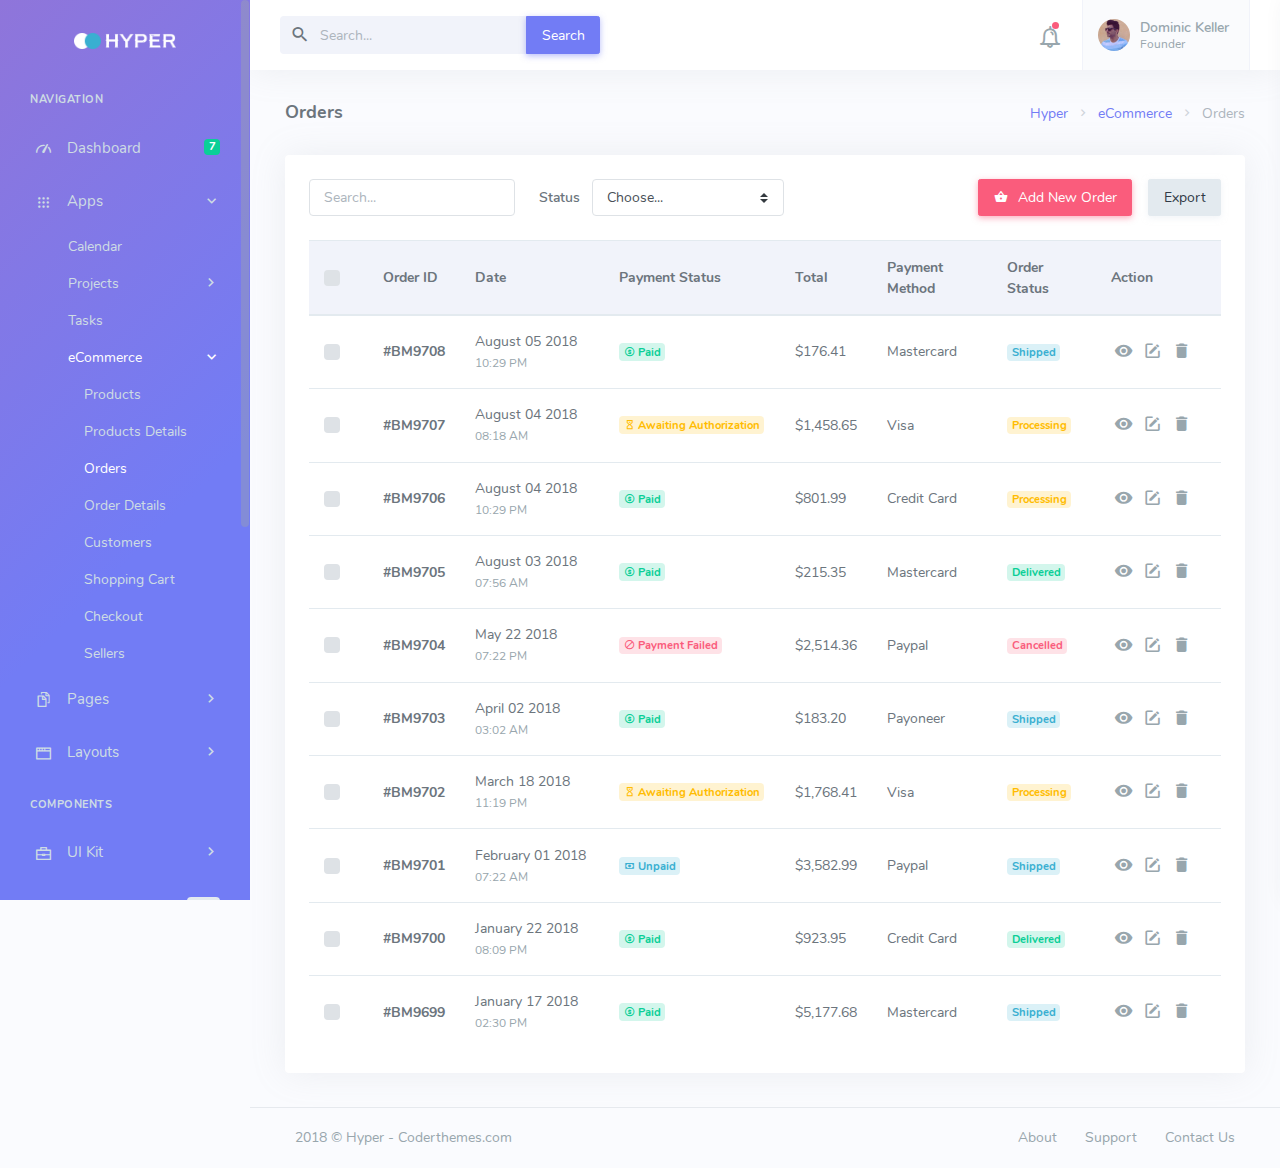
<file: apps-ecommerce-orders.html>
<!DOCTYPE html>
<html lang="en">
    <head>
        <meta charset="utf-8" />
        <title>Hyper - Responsive Bootstrap 4 Admin Dashboard</title>
        <meta name="viewport" content="width=device-width, initial-scale=1.0">
        <meta content="A fully featured admin theme which can be used to build CRM, CMS, etc." name="description" />
        <meta content="Coderthemes" name="author" />
        <!-- App favicon -->
        <link rel="shortcut icon" href="assets/images/favicon.ico">

        <!-- App css -->
        <link href="assets/css/icons.min.css" rel="stylesheet" type="text/css" />
        <link href="assets/css/app.min.css" rel="stylesheet" type="text/css" />

    </head>

    <body>

        <!-- Begin page -->
        <div class="wrapper">

            <!-- ========== Left Sidebar Start ========== -->
            <div class="left-side-menu">

                <div class="slimscroll-menu">

                    <!-- LOGO -->
                    <a href="index.html" class="logo text-center">
                        <span class="logo-lg">
                            <img src="assets/images/logo.png" alt="" height="16">
                        </span>
                        <span class="logo-sm">
                            <img src="assets/images/logo_sm.png" alt="" height="16">
                        </span>
                    </a>

                    <!--- Sidemenu -->
                    <ul class="metismenu side-nav">

                        <li class="side-nav-title side-nav-item">Navigation</li>

                        <li class="side-nav-item">
                            <a href="index.html" class="side-nav-link">
                                <i class="dripicons-meter"></i>
                                <span class="badge badge-success float-right">7</span>
                                <span> Dashboard </span>
                            </a>
                        </li>

                        <li class="side-nav-item">
                            <a href="javascript: void(0);" class="side-nav-link">
                                <i class="dripicons-view-apps"></i>
                                <span> Apps </span>
                                <span class="menu-arrow"></span>
                            </a>
                            <ul class="side-nav-second-level" aria-expanded="false">
                                <li>
                                    <a href="apps-calendar.html">Calendar</a>
                                </li>
                                <li class="side-nav-item">
                                    <a href="javascript: void(0);" aria-expanded="false">Projects
                                        <span class="menu-arrow"></span>
                                    </a>
                                    <ul class="side-nav-third-level" aria-expanded="false">
                                        <li>
                                            <a href="apps-projects-list.html">List</a>
                                        </li>
                                        <li>
                                            <a href="apps-projects-details.html">Details</a>
                                        </li>
                                    </ul>
                                </li>
                                <li>
                                    <a href="apps-tasks.html">Tasks</a>
                                </li>
                                <li class="side-nav-item">
                                    <a href="javascript: void(0);" aria-expanded="false">eCommerce
                                        <span class="menu-arrow"></span>
                                    </a>
                                    <ul class="side-nav-third-level" aria-expanded="false">
                                        <li>
                                            <a href="apps-ecommerce-products.html">Products</a>
                                        </li>
                                        <li>
                                            <a href="apps-ecommerce-products-details.html">Products Details</a>
                                        </li>
                                        <li>
                                            <a href="apps-ecommerce-orders.html">Orders</a>
                                        </li>
                                        <li>
                                            <a href="apps-ecommerce-orders-details.html">Order Details</a>
                                        </li>
                                        <li>
                                            <a href="apps-ecommerce-customers.html">Customers</a>
                                        </li>
                                        <li>
                                            <a href="apps-ecommerce-shopping-cart.html">Shopping Cart</a>
                                        </li>
                                        <li>
                                            <a href="apps-ecommerce-checkout.html">Checkout</a>
                                        </li>
                                        <li>
                                            <a href="apps-ecommerce-sellers.html">Sellers</a>
                                        </li>
                                    </ul>
                                </li>
                            </ul>
                        </li>
            
                        <li class="side-nav-item">
                            <a href="javascript: void(0);" class="side-nav-link">
                                <i class="dripicons-copy"></i>
                                <span> Pages </span>
                                <span class="menu-arrow"></span>
                            </a>
                            <ul class="side-nav-second-level" aria-expanded="false">
                                <li>
                                    <a href="pages-starter.html">Starter Page</a>
                                </li>
                                <li>
                                    <a href="pages-profile.html">Profile</a>
                                </li>
                                <li>
                                    <a href="pages-invoice.html">Invoice</a>
                                </li>
                                <li>
                                    <a href="pages-faq.html">FAQ</a>
                                </li>
                                <li>
                                    <a href="pages-pricing.html">Pricing</a>
                                </li>
                                <li>
                                    <a href="pages-maintenance.html">Maintenance</a>
                                </li>
                                <li class="side-nav-item">
                                    <a href="javascript: void(0);" aria-expanded="false">Authentication
                                        <span class="menu-arrow"></span>
                                    </a>
                                    <ul class="side-nav-third-level" aria-expanded="false">
                                        <li>
                                            <a href="pages-login.html">Login</a>
                                        </li>
                                        <li>
                                            <a href="pages-login-2.html">Login 2</a>
                                        </li>
                                        <li>
                                            <a href="pages-register.html">Register</a>
                                        </li>
                                        <li>
                                            <a href="pages-register-2.html">Register 2</a>
                                        </li>
                                        <li>
                                            <a href="pages-logout.html">Logout</a>
                                        </li>
                                        <li>
                                            <a href="pages-logout-2.html">Logout 2</a>
                                        </li>
                                        <li>
                                            <a href="pages-recoverpw.html">Recover Password</a>
                                        </li>
                                        <li>
                                            <a href="pages-recoverpw-2.html">Recover Password 2</a>
                                        </li>
                                        <li>
                                            <a href="pages-lock-screen.html">Lock Screen</a>
                                        </li>
                                        <li>
                                            <a href="pages-lock-screen-2.html">Lock Screen 2</a>
                                        </li>
                                        <li>
                                            <a href="pages-confirm-mail.html">Confirm Mail</a>
                                        </li>
                                        <li>
                                            <a href="pages-confirm-mail-2.html">Confirm Mail 2</a>
                                        </li>
                                    </ul>
                                </li>
                                <li class="side-nav-item">
                                    <a href="javascript: void(0);" aria-expanded="false">Error
                                        <span class="menu-arrow"></span>
                                    </a>
                                    <ul class="side-nav-third-level" aria-expanded="false">
                                        <li>
                                            <a href="pages-404.html">Error 404</a>
                                        </li>
                                        <li>
                                            <a href="pages-404-alt.html">Error 404-alt</a>
                                        </li>
                                        <li>
                                            <a href="pages-500.html">Error 500</a>
                                        </li>
                                    </ul>
                                </li>
                            </ul>
                        </li>

                        <li class="side-nav-item">
                            <a href="javascript: void(0);" class="side-nav-link">
                                <i class="dripicons-browser"></i>
                                <span> Layouts </span>
                                <span class="menu-arrow"></span>
                            </a>
                            <ul class="side-nav-second-level" aria-expanded="false">
                                <li>
                                    <a href="layouts-horizontal.html">Horizontal</a>
                                </li>
                                <li>
                                    <a href="layouts-light-sidenav.html">Light Sidenav</a>
                                </li>
                                <li>
                                    <a href="layouts-collapsed.html">Collapsed Sidenav</a>
                                </li>
                                <li>
                                    <a href="javascript: void(0);" class="right-bar-toggle">Right Sidebar</a>
                                </li>
                                <li>
                                    <a href="layouts-boxed-vertical.html">Boxed Vertical</a>
                                </li>
                                <li>
                                    <a href="layouts-boxed-horizontal.html">Boxed Horizontal</a>
                                </li>
                            </ul>
                        </li>

                        <li class="side-nav-title side-nav-item mt-1">Components</li>

                        <li class="side-nav-item">
                            <a href="javascript: void(0);" class="side-nav-link">
                                <i class="dripicons-briefcase"></i>
                                <span> UI Kit </span>
                                <span class="menu-arrow"></span>
                            </a>
                            <ul class="side-nav-second-level" aria-expanded="false">
                                <li>
                                    <a href="ui-cards.html">Cards</a>
                                </li>
                                <li>
                                    <a href="ui-buttons.html">Buttons</a>
                                </li>
                                <li>
                                    <a href="ui-modals.html">Modals</a>
                                </li>
                                <li>
                                    <a href="ui-tabs.html">Tabs</a>
                                </li>
                                <li>
                                    <a href="ui-notifications.html">Notifications</a>
                                </li>
                                <li>
                                    <a href="ui-grid.html">Grid</a>
                                </li>
                                <li>
                                    <a href="ui-general.html">General</a>
                                </li>
                                <li>
                                    <a href="ui-typography.html">Typography</a>
                                </li>
                                <li>
                                    <a href="ui-icons.html">Icons</a>
                                </li>
                                <li>
                                    <a href="ui-dragula.html">Dragula</a>
                                </li>
                            </ul>
                        </li>

                        <li class="side-nav-item">
                            <a href="widgets.html" class="side-nav-link">
                                <i class="dripicons-heart"></i>
                                <span class="badge badge-light float-right">New</span>
                                <span> Widgets </span>
                            </a>
                        </li>

                        <li class="side-nav-item">
                            <a href="javascript: void(0);" class="side-nav-link">
                                <i class="dripicons-document"></i>
                                <span> Forms </span>
                                <span class="menu-arrow"></span>
                            </a>
                            <ul class="side-nav-second-level" aria-expanded="false">
                                <li>
                                    <a href="form-elements.html">Basic Elements</a>
                                </li>
                                <li>
                                    <a href="form-advanced.html">Form Advanced</a>
                                </li>
                                <li>
                                    <a href="form-validation.html">Validation</a>
                                </li>
                                <li>
                                    <a href="form-wizard.html">Wizard</a>
                                </li>
                                <li>
                                    <a href="form-fileuploads.html">File Uploads</a>
                                </li>
                                <li>
                                    <a href="form-editors.html">Editors</a>
                                </li>
                            </ul>
                        </li>

                        <li class="side-nav-item">
                            <a href="javascript: void(0);" class="side-nav-link">
                                <i class="dripicons-graph-pie"></i>
                                <span> Charts </span>
                                <span class="menu-arrow"></span>
                            </a>
                            <ul class="side-nav-second-level" aria-expanded="false">
                                <li>
                                    <a href="charts-chartjs.html">Chartjs</a>
                                </li>
                                <li>
                                    <a href="charts-brite.html">Britecharts</a>
                                </li>
                                <li class="side-nav-item">
                                    <a href="javascript: void(0);" aria-expanded="false">Apex Charts
                                        <span class="menu-arrow"></span>
                                    </a>
                                    <ul class="side-nav-third-level" aria-expanded="false">
                                        <li>
                                            <a href="charts-apex-line.html">Line</a>
                                        </li>
                                        <li>
                                            <a href="charts-apex-area.html">Area</a>
                                        </li>
                                        <li>
                                            <a href="charts-apex-column.html">Column</a>
                                        </li>
                                        <li>
                                            <a href="charts-apex-bar.html">Bar</a>
                                        </li>
                                        <li>
                                            <a href="charts-apex-mixed.html">Mixed</a>
                                        </li>
                                        <li>
                                            <a href="charts-apex-bubble.html">Bubble</a>
                                        </li>
                                        <li>
                                            <a href="charts-apex-scatter.html">Scatter</a>
                                        </li>
                                        <li>
                                            <a href="charts-apex-pie.html">Pie</a>
                                        </li>
                                        <li>
                                            <a href="charts-apex-radialbar.html">RadialBar</a>
                                        </li>
                                        <li>
                                            <a href="charts-apex-heatmap.html">Heatmap</a>
                                        </li>
                                        <li>
                                            <a href="charts-apex-sparklines.html">Sparklines</a>
                                        </li>
                                        <li>
                                            <a href="charts-apex-candlestick.html">Candlestick</a>
                                        </li>
                                    </ul>
                                </li>
                            </ul>
                        </li>

                        <li class="side-nav-item">
                            <a href="javascript: void(0);" class="side-nav-link">
                                <i class="dripicons-list"></i>
                                <span> Tables </span>
                                <span class="menu-arrow"></span>
                            </a>
                            <ul class="side-nav-second-level" aria-expanded="false">
                                <li>
                                    <a href="tables-basic.html">Basic Tables</a>
                                </li>
                                <li>
                                    <a href="tables-datatable.html">Data Tables</a>
                                </li>
                            </ul>
                        </li>

                        <li class="side-nav-item">
                            <a href="javascript: void(0);" class="side-nav-link">
                                <i class="dripicons-location"></i>
                                <span> Maps </span>
                                <span class="menu-arrow"></span>
                            </a>
                            <ul class="side-nav-second-level" aria-expanded="false">
                                <li>
                                    <a href="maps-google.html">Google Maps</a>
                                </li>
                                <li>
                                    <a href="maps-vector.html">Vector Maps</a>
                                </li>
                            </ul>
                        </li>
            
                    </ul>

                    <!-- Help Box -->
                    <div class="help-box text-white text-center">
                        <a href="javascript: void(0);" class="float-right close-btn text-white">
                            <i class="mdi mdi-close"></i>
                        </a>
                        <img src="assets/images/help-icon.svg" height="90" alt="Helper Icon Image" />
                        <h5 class="mt-3">Unlimited Access</h5>
                        <p class="mb-3">Upgrade to plan to get access to unlimited reports</p>
                        <a href="javascript: void(0);" class="btn btn-outline-light btn-sm">Upgrade</a>
                    </div>
                    <!-- end Help Box -->
                    <!-- End Sidebar -->

                    <div class="clearfix"></div>

                </div>
                <!-- Sidebar -left -->

            </div>
            <!-- Left Sidebar End -->

            <!-- ============================================================== -->
            <!-- Start Page Content here -->
            <!-- ============================================================== -->

            <div class="content-page">
                <div class="content">

                    <!-- Topbar Start -->
                    <div class="navbar-custom">
                        <ul class="list-unstyled topbar-right-menu float-right mb-0">

                            <li class="dropdown notification-list">
                                <a class="nav-link dropdown-toggle arrow-none" data-toggle="dropdown" href="#" role="button" aria-haspopup="false" aria-expanded="false">
                                    <i class="dripicons-bell noti-icon"></i>
                                    <span class="noti-icon-badge"></span>
                                </a>
                                <div class="dropdown-menu dropdown-menu-right dropdown-menu-animated dropdown-lg">

                                    <!-- item-->
                                    <div class="dropdown-item noti-title">
                                        <h5 class="m-0">
                                            <span class="float-right">
                                                <a href="javascript: void(0);" class="text-dark">
                                                    <small>Clear All</small>
                                                </a>
                                            </span>Notification
                                        </h5>
                                    </div>

                                    <div class="slimscroll" style="max-height: 230px;">
                                        <!-- item-->
                                        <a href="javascript:void(0);" class="dropdown-item notify-item">
                                            <div class="notify-icon bg-primary">
                                                <i class="mdi mdi-comment-account-outline"></i>
                                            </div>
                                            <p class="notify-details">Caleb Flakelar commented on Admin
                                                <small class="text-muted">1 min ago</small>
                                            </p>
                                        </a>

                                        <!-- item-->
                                        <a href="javascript:void(0);" class="dropdown-item notify-item">
                                            <div class="notify-icon bg-info">
                                                <i class="mdi mdi-account-plus"></i>
                                            </div>
                                            <p class="notify-details">New user registered.
                                                <small class="text-muted">5 hours ago</small>
                                            </p>
                                        </a>

                                        <!-- item-->
                                        <a href="javascript:void(0);" class="dropdown-item notify-item">
                                            <div class="notify-icon">
                                                <img src="assets/images/users/avatar-2.jpg" class="img-fluid rounded-circle" alt="" /> </div>
                                            <p class="notify-details">Cristina Pride</p>
                                            <p class="text-muted mb-0 user-msg">
                                                <small>Hi, How are you? What about our next meeting</small>
                                            </p>
                                        </a>

                                        <!-- item-->
                                        <a href="javascript:void(0);" class="dropdown-item notify-item">
                                            <div class="notify-icon bg-primary">
                                                <i class="mdi mdi-comment-account-outline"></i>
                                            </div>
                                            <p class="notify-details">Caleb Flakelar commented on Admin
                                                <small class="text-muted">4 days ago</small>
                                            </p>
                                        </a>

                                        <!-- item-->
                                        <a href="javascript:void(0);" class="dropdown-item notify-item">
                                            <div class="notify-icon">
                                                <img src="assets/images/users/avatar-4.jpg" class="img-fluid rounded-circle" alt="" /> </div>
                                            <p class="notify-details">Karen Robinson</p>
                                            <p class="text-muted mb-0 user-msg">
                                                <small>Wow ! this admin looks good and awesome design</small>
                                            </p>
                                        </a>

                                        <!-- item-->
                                        <a href="javascript:void(0);" class="dropdown-item notify-item">
                                            <div class="notify-icon bg-info">
                                                <i class="mdi mdi-heart"></i>
                                            </div>
                                            <p class="notify-details">Carlos Crouch liked
                                                <b>Admin</b>
                                                <small class="text-muted">13 days ago</small>
                                            </p>
                                        </a>
                                    </div>

                                    <!-- All-->
                                    <a href="javascript:void(0);" class="dropdown-item text-center text-primary notify-item notify-all">
                                        View All
                                    </a>

                                </div>
                            </li>

                            <li class="dropdown notification-list">
                                <a class="nav-link dropdown-toggle nav-user arrow-none mr-0" data-toggle="dropdown" href="#" role="button" aria-haspopup="false"
                                    aria-expanded="false">
                                    <span class="account-user-avatar"> 
                                        <img src="assets/images/users/avatar-1.jpg" alt="user-image" class="rounded-circle">
                                    </span>
                                    <span>
                                        <span class="account-user-name">Dominic Keller</span>
                                        <span class="account-position">Founder</span>
                                    </span>
                                </a>
                                <div class="dropdown-menu dropdown-menu-right dropdown-menu-animated profile-dropdown ">
                                    <!-- item-->
                                    <div class=" dropdown-header noti-title">
                                        <h6 class="text-overflow m-0">Welcome !</h6>
                                    </div>

                                    <!-- item-->
                                    <a href="javascript:void(0);" class="dropdown-item notify-item">
                                        <i class="mdi mdi-account-circle"></i>
                                        <span>My Account</span>
                                    </a>

                                    <!-- item-->
                                    <a href="javascript:void(0);" class="dropdown-item notify-item">
                                        <i class="mdi mdi-account-settings-variant"></i>
                                        <span>Settings</span>
                                    </a>

                                    <!-- item-->
                                    <a href="javascript:void(0);" class="dropdown-item notify-item">
                                        <i class="mdi mdi-lifebuoy"></i>
                                        <span>Support</span>
                                    </a>

                                    <!-- item-->
                                    <a href="javascript:void(0);" class="dropdown-item notify-item">
                                        <i class="mdi mdi-lock-outline"></i>
                                        <span>Lock Screen</span>
                                    </a>

                                    <!-- item-->
                                    <a href="javascript:void(0);" class="dropdown-item notify-item">
                                        <i class="mdi mdi-logout"></i>
                                        <span>Logout</span>
                                    </a>

                                </div>
                            </li>

                        </ul>
                        <button class="button-menu-mobile open-left disable-btn">
                            <i class="mdi mdi-menu"></i>
                        </button>
                        <div class="app-search">
                            <form>
                                <div class="input-group">
                                    <input type="text" class="form-control" placeholder="Search...">
                                    <span class="mdi mdi-magnify"></span>
                                    <div class="input-group-append">
                                        <button class="btn btn-primary" type="submit">Search</button>
                                    </div>
                                </div>
                            </form>
                        </div>
                    </div>
                    <!-- end Topbar -->

                    <!-- Start Content-->
                    <div class="container-fluid">
                        
                        <!-- start page title -->
                        <div class="row">
                            <div class="col-12">
                                <div class="page-title-box">
                                    <div class="page-title-right">
                                        <ol class="breadcrumb m-0">
                                            <li class="breadcrumb-item"><a href="javascript: void(0);">Hyper</a></li>
                                            <li class="breadcrumb-item"><a href="javascript: void(0);">eCommerce</a></li>
                                            <li class="breadcrumb-item active">Orders</li>
                                        </ol>
                                    </div>
                                    <h4 class="page-title">Orders</h4>
                                </div>
                            </div>
                        </div>     
                        <!-- end page title --> 

                        <div class="row">
                            <div class="col-12">
                                <div class="card">
                                    <div class="card-body">
                                        <div class="row mb-2">
                                            <div class="col-lg-8">
                                                <form class="form-inline">
                                                    <div class="form-group mb-2">
                                                        <label for="inputPassword2" class="sr-only">Search</label>
                                                        <input type="search" class="form-control" id="inputPassword2" placeholder="Search...">
                                                    </div>
                                                    <div class="form-group mx-sm-3 mb-2">
                                                        <label for="status-select" class="mr-2">Status</label>
                                                        <select class="custom-select" id="status-select">
                                                            <option selected>Choose...</option>
                                                            <option value="1">Paid</option>
                                                            <option value="2">Awaiting Authorization</option>
                                                            <option value="3">Payment failed</option>
                                                            <option value="4">Cash On Delivery</option>
                                                            <option value="5">Fulfilled</option>
                                                            <option value="6">Unfulfilled</option>
                                                        </select>
                                                    </div>
                                                </form>                            
                                            </div>
                                            <div class="col-lg-4">
                                                <div class="text-lg-right">
                                                    <button type="button" class="btn btn-danger mb-2 mr-2"><i class="mdi mdi-basket mr-1"></i> Add New Order</button>
                                                    <button type="button" class="btn btn-light mb-2">Export</button>
                                                </div>
                                            </div><!-- end col-->
                                        </div>
                
                                        <div class="table-responsive">
                                            <table class="table table-centered mb-0">
                                                <thead class="thead-light">
                                                    <tr>
                                                        <th style="width: 20px;">
                                                            <div class="custom-control custom-checkbox">
                                                                <input type="checkbox" class="custom-control-input" id="customCheck1">
                                                                <label class="custom-control-label" for="customCheck1">&nbsp;</label>
                                                            </div>
                                                        </th>
                                                        <th>Order ID</th>
                                                        <th>Date</th>
                                                        <th>Payment Status</th>
                                                        <th>Total</th>
                                                        <th>Payment Method</th>
                                                        <th>Order Status</th>
                                                        <th style="width: 125px;">Action</th>
                                                    </tr>
                                                </thead>
                                                <tbody>
                                                    <tr>
                                                        <td>
                                                            <div class="custom-control custom-checkbox">
                                                                <input type="checkbox" class="custom-control-input" id="customCheck2">
                                                                <label class="custom-control-label" for="customCheck2">&nbsp;</label>
                                                            </div>
                                                        </td>
                                                        <td><a href="apps-ecommerce-orders-details.html" class="text-body font-weight-bold">#BM9708</a> </td>
                                                        <td>
                                                            August 05 2018 <small class="text-muted">10:29 PM</small>
                                                        </td>
                                                        <td>
                                                            <h5><span class="badge badge-success-lighten"><i class="mdi mdi-coin"></i> Paid</span></h5>
                                                        </td>
                                                        <td>
                                                            $176.41
                                                        </td>
                                                        <td>
                                                            Mastercard
                                                        </td>
                                                        <td>
                                                            <h5><span class="badge badge-info-lighten">Shipped</span></h5>
                                                        </td>
                                                        <td>
                                                            <a href="javascript:void(0);" class="action-icon"> <i class="mdi mdi-eye"></i></a>
                                                            <a href="javascript:void(0);" class="action-icon"> <i class="mdi mdi-square-edit-outline"></i></a>
                                                            <a href="javascript:void(0);" class="action-icon"> <i class="mdi mdi-delete"></i></a>
                                                        </td>
                                                    </tr>
                                                    
                                                    <tr>
                                                        <td>
                                                            <div class="custom-control custom-checkbox">
                                                                <input type="checkbox" class="custom-control-input" id="customCheck3">
                                                                <label class="custom-control-label" for="customCheck3">&nbsp;</label>
                                                            </div>
                                                        </td>
                                                        <td><a href="apps-ecommerce-orders-details.html" class="text-body font-weight-bold">#BM9707</a> </td>
                                                        <td>August 04 2018 <small class="text-muted">08:18 AM</small></td>
                                                        <td>
                                                            <h5><span class="badge badge-warning-lighten"><i class="mdi mdi-timer-sand"></i> Awaiting Authorization</span></h5>
                                                        </td>
                                                        <td>
                                                            $1,458.65
                                                        </td>
                                                        <td>
                                                            Visa
                                                        </td>
                                                        <td>
                                                            <h5><span class="badge badge-warning-lighten">Processing</span></h5>
                                                        </td>
                                                        <td>
                                                            <a href="javascript:void(0);" class="action-icon"> <i class="mdi mdi-eye"></i></a>
                                                            <a href="javascript:void(0);" class="action-icon"> <i class="mdi mdi-square-edit-outline"></i></a>
                                                            <a href="javascript:void(0);" class="action-icon"> <i class="mdi mdi-delete"></i></a>
                                                        </td>
                                                    </tr>
                                                    <tr>
                                                        <td>
                                                            <div class="custom-control custom-checkbox">
                                                                <input type="checkbox" class="custom-control-input" id="customCheck4">
                                                                <label class="custom-control-label" for="customCheck4">&nbsp;</label>
                                                            </div>
                                                        </td>
                                                        <td><a href="apps-ecommerce-orders-details.html" class="text-body font-weight-bold">#BM9706</a> </td>
                                                        <td>August 04 2018 <small class="text-muted">10:29 PM</small></td>
                                                        <td>
                                                            <h5><span class="badge badge-success-lighten"><i class="mdi mdi-coin"></i> Paid</span></h5>
                                                        </td>
                                                        <td>
                                                            $801.99
                                                        </td>
                                                        <td>
                                                            Credit Card
                                                        </td>
                                                        <td>
                                                            <h5><span class="badge badge-warning-lighten">Processing</span></h5>
                                                        </td>
                                                        <td>
                                                            <a href="javascript:void(0);" class="action-icon"> <i class="mdi mdi-eye"></i></a>
                                                            <a href="javascript:void(0);" class="action-icon"> <i class="mdi mdi-square-edit-outline"></i></a>
                                                            <a href="javascript:void(0);" class="action-icon"> <i class="mdi mdi-delete"></i></a>
                                                        </td>
                                                    </tr>
                                                    <tr>
                                                        <td>
                                                            <div class="custom-control custom-checkbox">
                                                                <input type="checkbox" class="custom-control-input" id="customCheck5">
                                                                <label class="custom-control-label" for="customCheck5">&nbsp;</label>
                                                            </div>
                                                        </td>
                                                        <td><a href="apps-ecommerce-orders-details.html" class="text-body font-weight-bold">#BM9705</a> </td>
                                                        <td>August 03 2018 <small class="text-muted">07:56 AM</small></td>
                                                        <td>
                                                            <h5><span class="badge badge-success-lighten"><i class="mdi mdi-coin"></i> Paid</span></h5>
                                                        </td>
                                                        <td>
                                                            $215.35
                                                        </td>
                                                        <td>
                                                            Mastercard
                                                        </td>
                                                        <td>
                                                            <h5><span class="badge badge-success-lighten">Delivered</span></h5>
                                                        </td>
                                                        <td>
                                                            <a href="javascript:void(0);" class="action-icon"> <i class="mdi mdi-eye"></i></a>
                                                            <a href="javascript:void(0);" class="action-icon"> <i class="mdi mdi-square-edit-outline"></i></a>
                                                            <a href="javascript:void(0);" class="action-icon"> <i class="mdi mdi-delete"></i></a>
                                                        </td>
                                                    </tr>
                                                    <tr>
                                                        <td>
                                                            <div class="custom-control custom-checkbox">
                                                                <input type="checkbox" class="custom-control-input" id="customCheck6">
                                                                <label class="custom-control-label" for="customCheck6">&nbsp;</label>
                                                            </div>
                                                        </td>
                                                        <td><a href="apps-ecommerce-orders-details.html" class="text-body font-weight-bold">#BM9704</a> </td>
                                                        <td>May 22 2018 <small class="text-muted">07:22 PM</small></td>
                                                        <td>
                                                            <h5><span class="badge badge-danger-lighten"><i class="mdi mdi-cancel"></i> Payment Failed</span></h5>
                                                        </td>
                                                        <td>
                                                            $2,514.36
                                                        </td>
                                                        <td>
                                                            Paypal
                                                        </td>
                                                        <td>
                                                            <h5><span class="badge badge-danger-lighten">Cancelled</span></h5>
                                                        </td>
                                                        <td>
                                                            <a href="javascript:void(0);" class="action-icon"> <i class="mdi mdi-eye"></i></a>
                                                            <a href="javascript:void(0);" class="action-icon"> <i class="mdi mdi-square-edit-outline"></i></a>
                                                            <a href="javascript:void(0);" class="action-icon"> <i class="mdi mdi-delete"></i></a>
                                                        </td>
                                                    </tr>
                                                    <tr>
                                                        <td>
                                                            <div class="custom-control custom-checkbox">
                                                                <input type="checkbox" class="custom-control-input" id="customCheck7">
                                                                <label class="custom-control-label" for="customCheck7">&nbsp;</label>
                                                            </div>
                                                        </td>
                                                        <td><a href="apps-ecommerce-orders-details.html" class="text-body font-weight-bold">#BM9703</a> </td>
                                                        <td>April 02 2018 <small class="text-muted">03:02 AM</small></td>
                                                        <td>
                                                            <h5><span class="badge badge-success-lighten"><i class="mdi mdi-coin"></i> Paid</span></h5>
                                                        </td>
                                                        <td>
                                                            $183.20
                                                        </td>
                                                        <td>
                                                            Payoneer
                                                        </td>
                                                        <td>
                                                            <h5><span class="badge badge-info-lighten">Shipped</span></h5>
                                                        </td>
                                                        <td>
                                                            <a href="javascript:void(0);" class="action-icon"> <i class="mdi mdi-eye"></i></a>
                                                            <a href="javascript:void(0);" class="action-icon"> <i class="mdi mdi-square-edit-outline"></i></a>
                                                            <a href="javascript:void(0);" class="action-icon"> <i class="mdi mdi-delete"></i></a>
                                                        </td>
                                                    </tr>

                                                    <tr>
                                                        <td>
                                                            <div class="custom-control custom-checkbox">
                                                                <input type="checkbox" class="custom-control-input" id="customCheck8">
                                                                <label class="custom-control-label" for="customCheck8">&nbsp;</label>
                                                            </div>
                                                        </td>
                                                        <td><a href="apps-ecommerce-orders-details.html" class="text-body font-weight-bold">#BM9702</a> </td>
                                                        <td>March 18 2018 <small class="text-muted">11:19 PM</small></td>
                                                        <td>
                                                            <h5><span class="badge badge-warning-lighten"><i class="mdi mdi-timer-sand"></i> Awaiting Authorization</span></h5>
                                                        </td>
                                                        <td>
                                                            $1,768.41
                                                        </td>
                                                        <td>
                                                            Visa
                                                        </td>
                                                        <td>
                                                            <h5><span class="badge badge-warning-lighten">Processing</span></h5>
                                                        </td>
                                                        <td>
                                                            <a href="javascript:void(0);" class="action-icon"> <i class="mdi mdi-eye"></i></a>
                                                            <a href="javascript:void(0);" class="action-icon"> <i class="mdi mdi-square-edit-outline"></i></a>
                                                            <a href="javascript:void(0);" class="action-icon"> <i class="mdi mdi-delete"></i></a>
                                                        </td>
                                                    </tr>
                                                    
                                                    <tr>
                                                        <td>
                                                            <div class="custom-control custom-checkbox">
                                                                <input type="checkbox" class="custom-control-input" id="customCheck9">
                                                                <label class="custom-control-label" for="customCheck9">&nbsp;</label>
                                                            </div>
                                                        </td>
                                                        <td><a href="apps-ecommerce-orders-details.html" class="text-body font-weight-bold">#BM9701</a> </td>
                                                        <td>February 01 2018 <small class="text-muted">07:22 AM</small></td>
                                                        <td>
                                                            <h5><span class="badge badge-info-lighten"><i class="mdi mdi-cash"></i> Unpaid</span></h5>
                                                        </td>
                                                        <td>
                                                            $3,582.99
                                                        </td>
                                                        <td>
                                                            Paypal
                                                        </td>
                                                        <td>
                                                            <h5><span class="badge badge-info-lighten">Shipped</span></h5>
                                                        </td>
                                                        <td>
                                                            <a href="javascript:void(0);" class="action-icon"> <i class="mdi mdi-eye"></i></a>
                                                            <a href="javascript:void(0);" class="action-icon"> <i class="mdi mdi-square-edit-outline"></i></a>
                                                            <a href="javascript:void(0);" class="action-icon"> <i class="mdi mdi-delete"></i></a>
                                                        </td>
                                                    </tr>
                                                    <tr>
                                                        <td>
                                                            <div class="custom-control custom-checkbox">
                                                                <input type="checkbox" class="custom-control-input" id="customCheck10">
                                                                <label class="custom-control-label" for="customCheck10">&nbsp;</label>
                                                            </div>
                                                        </td>
                                                        <td><a href="apps-ecommerce-orders-details.html" class="text-body font-weight-bold">#BM9700</a> </td>
                                                        <td>January 22 2018 <small class="text-muted">08:09 PM</small></td>
                                                        <td>
                                                            <h5><span class="badge badge-success-lighten"><i class="mdi mdi-coin"></i> Paid</span></h5>
                                                        </td>
                                                        <td>
                                                            $923.95
                                                        </td>
                                                        <td>
                                                            Credit Card
                                                        </td>
                                                        <td>
                                                            <h5><span class="badge badge-success-lighten">Delivered</span></h5>
                                                        </td>
                                                        <td>
                                                            <a href="javascript:void(0);" class="action-icon"> <i class="mdi mdi-eye"></i></a>
                                                            <a href="javascript:void(0);" class="action-icon"> <i class="mdi mdi-square-edit-outline"></i></a>
                                                            <a href="javascript:void(0);" class="action-icon"> <i class="mdi mdi-delete"></i></a>
                                                        </td>
                                                    </tr>
                                                    <tr>
                                                        <td>
                                                            <div class="custom-control custom-checkbox">
                                                                <input type="checkbox" class="custom-control-input" id="customCheck11">
                                                                <label class="custom-control-label" for="customCheck11">&nbsp;</label>
                                                            </div>
                                                        </td>
                                                        <td><a href="apps-ecommerce-orders-details.html" class="text-body font-weight-bold">#BM9699</a> </td>
                                                        <td>January 17 2018 <small class="text-muted">02:30 PM</small></td>
                                                        <td>
                                                            <h5><span class="badge badge-success-lighten"><i class="mdi mdi-coin"></i> Paid</span></h5>
                                                        </td>
                                                        <td>
                                                            $5,177.68
                                                        </td>
                                                        <td>
                                                            Mastercard
                                                        </td>
                                                        <td>
                                                            <h5><span class="badge badge-info-lighten">Shipped</span></h5>
                                                        </td>
                                                        <td>
                                                            <a href="javascript:void(0);" class="action-icon"> <i class="mdi mdi-eye"></i></a>
                                                            <a href="javascript:void(0);" class="action-icon"> <i class="mdi mdi-square-edit-outline"></i></a>
                                                            <a href="javascript:void(0);" class="action-icon"> <i class="mdi mdi-delete"></i></a>
                                                        </td>
                                                    </tr>
                                                    
                                                </tbody>
                                            </table>
                                        </div>
                                    </div> <!-- end card-body-->
                                </div> <!-- end card-->
                            </div> <!-- end col -->
                        </div>
                        <!-- end row --> 
                        
                    </div> <!-- container -->

                </div> <!-- content -->

                <!-- Footer Start -->
                <footer class="footer">
                    <div class="container-fluid">
                        <div class="row">
                            <div class="col-md-6">
                                2018 © Hyper - Coderthemes.com
                            </div>
                            <div class="col-md-6">
                                <div class="text-md-right footer-links d-none d-md-block">
                                    <a href="javascript: void(0);">About</a>
                                    <a href="javascript: void(0);">Support</a>
                                    <a href="javascript: void(0);">Contact Us</a>
                                </div>
                            </div>
                        </div>
                    </div>
                </footer>
                <!-- end Footer -->

            </div>

            <!-- ============================================================== -->
            <!-- End Page content -->
            <!-- ============================================================== -->


        </div>
        <!-- END wrapper -->


        <!-- Right Sidebar -->
        <div class="right-bar">

            <div class="rightbar-title">
                <a href="javascript:void(0);" class="right-bar-toggle float-right">
                    <i class="dripicons-cross noti-icon"></i>
                </a>
                <h5 class="m-0">Settings</h5>
            </div>

            <div class="slimscroll-menu rightbar-content">

                <!-- Settings -->
                <hr class="mt-0" />
                <h5 class="pl-3">Basic Settings</h5>
                <hr class="mb-0" />

                <div class="p-3">
                    <div class="custom-control custom-checkbox mb-2">
                        <input type="checkbox" class="custom-control-input" id="notifications-check" checked>
                        <label class="custom-control-label" for="notifications-check">Notifications</label>
                    </div>

                    <div class="custom-control custom-checkbox mb-2">
                        <input type="checkbox" class="custom-control-input" id="api-access-check">
                        <label class="custom-control-label" for="api-access-check">API Access</label>
                    </div>

                    <div class="custom-control custom-checkbox mb-2">
                        <input type="checkbox" class="custom-control-input" id="auto-updates-check" checked>
                        <label class="custom-control-label" for="auto-updates-check">Auto Updates</label>
                    </div>

                    <div class="custom-control custom-checkbox mb-2">
                        <input type="checkbox" class="custom-control-input" id="online-status-check" checked>
                        <label class="custom-control-label" for="online-status-check">Online Status</label>
                    </div>

                    <div class="custom-control custom-checkbox mb-2">
                        <input type="checkbox" class="custom-control-input" id="auto-payout-check">
                        <label class="custom-control-label" for="auto-payout-check">Auto Payout</label>
                    </div>

                </div>


                <!-- Timeline -->
                <hr class="mt-0" />
                <h5 class="pl-3">Recent Activity</h5>
                <hr class="mb-0" />
                <div class="pl-2 pr-2">
                    <div class="timeline-alt">
                        <div class="timeline-item">
                            <i class="mdi mdi-upload bg-info-lighten text-info timeline-icon"></i>
                            <div class="timeline-item-info">
                                <a href="#" class="text-info font-weight-bold mb-1 d-block">You sold an item</a>
                                <small>Paul Burgess just purchased “Hyper - Admin Dashboard”!</small>
                                <p>
                                    <small class="text-muted">5 minutes ago</small>
                                </p>
                            </div>
                        </div>

                        <div class="timeline-item">
                            <i class="mdi mdi-airplane bg-primary-lighten text-primary timeline-icon"></i>
                            <div class="timeline-item-info">
                                <a href="#" class="text-primary font-weight-bold mb-1 d-block">Product on the Bootstrap Market</a>
                                <small>Dave Gamache added
                                    <span class="font-weight-bold">Admin Dashboard</span>
                                </small>
                                <p>
                                    <small class="text-muted">30 minutes ago</small>
                                </p>
                            </div>
                        </div>

                        <div class="timeline-item">
                            <i class="mdi mdi-microphone bg-info-lighten text-info timeline-icon"></i>
                            <div class="timeline-item-info">
                                <a href="#" class="text-info font-weight-bold mb-1 d-block">Robert Delaney</a>
                                <small>Send you message
                                    <span class="font-weight-bold">"Are you there?"</span>
                                </small>
                                <p>
                                    <small class="text-muted">2 hours ago</small>
                                </p>
                            </div>
                        </div>

                        <div class="timeline-item">
                            <i class="mdi mdi-upload bg-primary-lighten text-primary timeline-icon"></i>
                            <div class="timeline-item-info">
                                <a href="#" class="text-primary font-weight-bold mb-1 d-block">Audrey Tobey</a>
                                <small>Uploaded a photo
                                    <span class="font-weight-bold">"Error.jpg"</span>
                                </small>
                                <p>
                                    <small class="text-muted">14 hours ago</small>
                                </p>
                            </div>
                        </div>

                        <div class="timeline-item">
                            <i class="mdi mdi-upload bg-info-lighten text-info timeline-icon"></i>
                            <div class="timeline-item-info">
                                <a href="#" class="text-info font-weight-bold mb-1 d-block">You sold an item</a>
                                <small>Paul Burgess just purchased “Hyper - Admin Dashboard”!</small>
                                <p>
                                    <small class="text-muted">1 day ago</small>
                                </p>
                            </div>
                        </div>

                    </div>
                </div>
            </div>
        </div>
        <!-- /Right-bar -->


        <!-- App js -->
        <script src="assets/js/app.min.js"></script>
    </body>
</html>
</file>
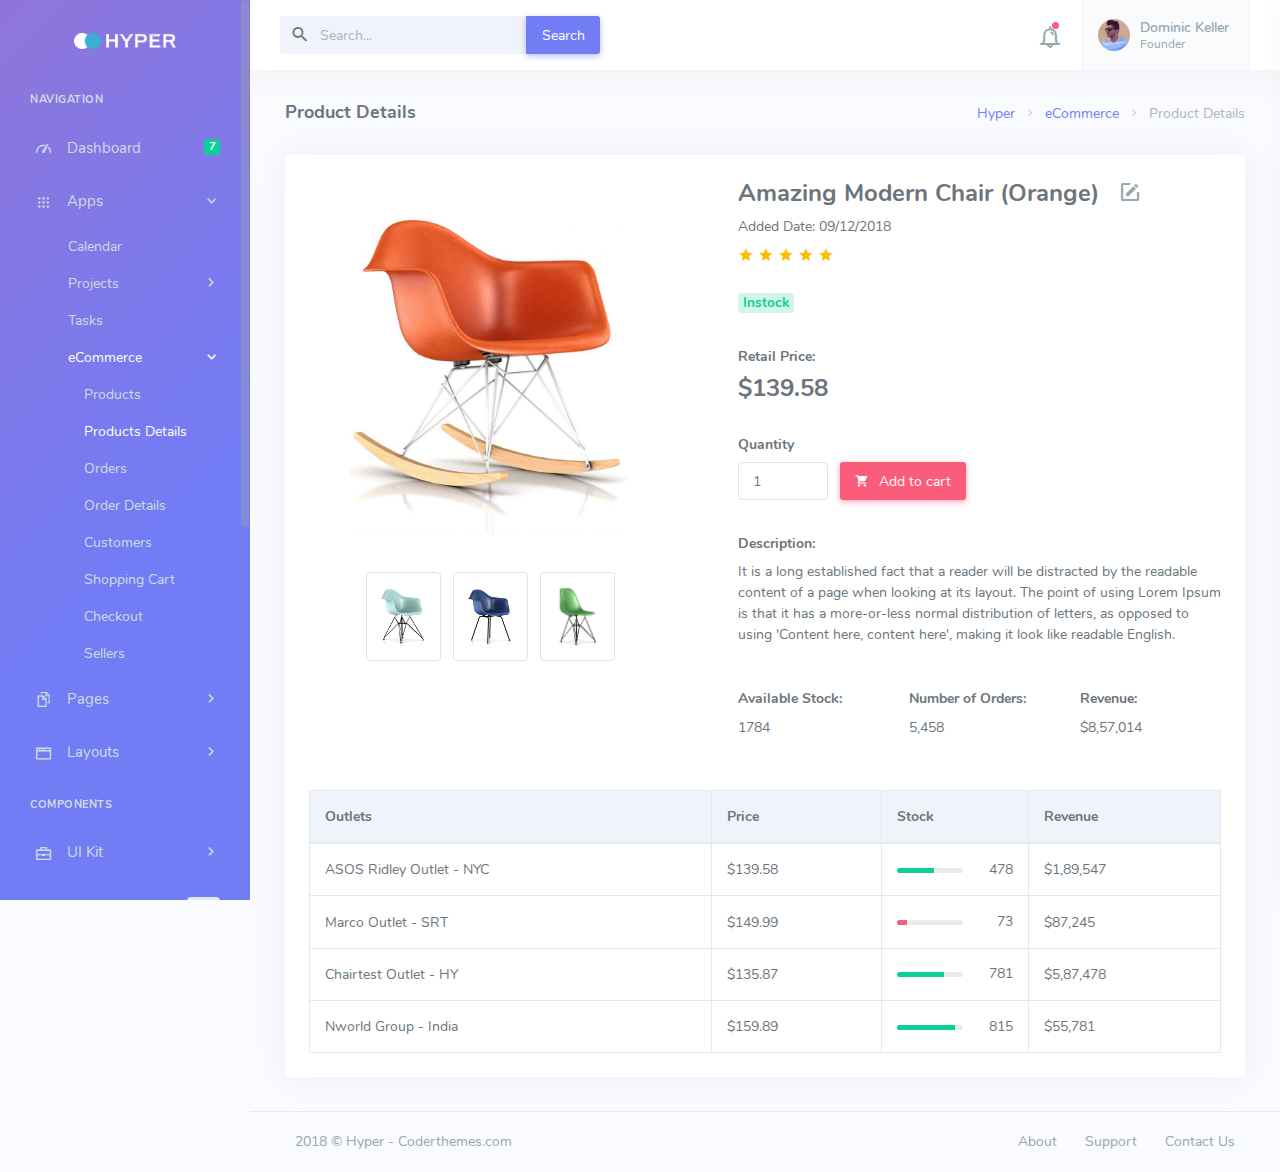
<file: apps-ecommerce-products-details.html>
<!DOCTYPE html>
<html lang="en">
    <head>
        <meta charset="utf-8" />
        <title>Hyper - Responsive Bootstrap 4 Admin Dashboard</title>
        <meta name="viewport" content="width=device-width, initial-scale=1.0">
        <meta content="A fully featured admin theme which can be used to build CRM, CMS, etc." name="description" />
        <meta content="Coderthemes" name="author" />
        <!-- App favicon -->
        <link rel="shortcut icon" href="assets/images/favicon.ico">

        <!-- App css -->
        <link href="assets/css/icons.min.css" rel="stylesheet" type="text/css" />
        <link href="assets/css/app.min.css" rel="stylesheet" type="text/css" />

    </head>

    <body>

        <!-- Begin page -->
        <div class="wrapper">

            <!-- ========== Left Sidebar Start ========== -->
            <div class="left-side-menu">

                <div class="slimscroll-menu">

                    <!-- LOGO -->
                    <a href="index.html" class="logo text-center">
                        <span class="logo-lg">
                            <img src="assets/images/logo.png" alt="" height="16">
                        </span>
                        <span class="logo-sm">
                            <img src="assets/images/logo_sm.png" alt="" height="16">
                        </span>
                    </a>

                    <!--- Sidemenu -->
                    <ul class="metismenu side-nav">

                        <li class="side-nav-title side-nav-item">Navigation</li>

                        <li class="side-nav-item">
                            <a href="index.html" class="side-nav-link">
                                <i class="dripicons-meter"></i>
                                <span class="badge badge-success float-right">7</span>
                                <span> Dashboard </span>
                            </a>
                        </li>

                        <li class="side-nav-item">
                            <a href="javascript: void(0);" class="side-nav-link">
                                <i class="dripicons-view-apps"></i>
                                <span> Apps </span>
                                <span class="menu-arrow"></span>
                            </a>
                            <ul class="side-nav-second-level" aria-expanded="false">
                                <li>
                                    <a href="apps-calendar.html">Calendar</a>
                                </li>
                                <li class="side-nav-item">
                                    <a href="javascript: void(0);" aria-expanded="false">Projects
                                        <span class="menu-arrow"></span>
                                    </a>
                                    <ul class="side-nav-third-level" aria-expanded="false">
                                        <li>
                                            <a href="apps-projects-list.html">List</a>
                                        </li>
                                        <li>
                                            <a href="apps-projects-details.html">Details</a>
                                        </li>
                                    </ul>
                                </li>
                                <li>
                                    <a href="apps-tasks.html">Tasks</a>
                                </li>
                                <li class="side-nav-item">
                                    <a href="javascript: void(0);" aria-expanded="false">eCommerce
                                        <span class="menu-arrow"></span>
                                    </a>
                                    <ul class="side-nav-third-level" aria-expanded="false">
                                        <li>
                                            <a href="apps-ecommerce-products.html">Products</a>
                                        </li>
                                        <li>
                                            <a href="apps-ecommerce-products-details.html">Products Details</a>
                                        </li>
                                        <li>
                                            <a href="apps-ecommerce-orders.html">Orders</a>
                                        </li>
                                        <li>
                                            <a href="apps-ecommerce-orders-details.html">Order Details</a>
                                        </li>
                                        <li>
                                            <a href="apps-ecommerce-customers.html">Customers</a>
                                        </li>
                                        <li>
                                            <a href="apps-ecommerce-shopping-cart.html">Shopping Cart</a>
                                        </li>
                                        <li>
                                            <a href="apps-ecommerce-checkout.html">Checkout</a>
                                        </li>
                                        <li>
                                            <a href="apps-ecommerce-sellers.html">Sellers</a>
                                        </li>
                                    </ul>
                                </li>
                            </ul>
                        </li>
            
                        <li class="side-nav-item">
                            <a href="javascript: void(0);" class="side-nav-link">
                                <i class="dripicons-copy"></i>
                                <span> Pages </span>
                                <span class="menu-arrow"></span>
                            </a>
                            <ul class="side-nav-second-level" aria-expanded="false">
                                <li>
                                    <a href="pages-starter.html">Starter Page</a>
                                </li>
                                <li>
                                    <a href="pages-profile.html">Profile</a>
                                </li>
                                <li>
                                    <a href="pages-invoice.html">Invoice</a>
                                </li>
                                <li>
                                    <a href="pages-faq.html">FAQ</a>
                                </li>
                                <li>
                                    <a href="pages-pricing.html">Pricing</a>
                                </li>
                                <li>
                                    <a href="pages-maintenance.html">Maintenance</a>
                                </li>
                                <li class="side-nav-item">
                                    <a href="javascript: void(0);" aria-expanded="false">Authentication
                                        <span class="menu-arrow"></span>
                                    </a>
                                    <ul class="side-nav-third-level" aria-expanded="false">
                                        <li>
                                            <a href="pages-login.html">Login</a>
                                        </li>
                                        <li>
                                            <a href="pages-login-2.html">Login 2</a>
                                        </li>
                                        <li>
                                            <a href="pages-register.html">Register</a>
                                        </li>
                                        <li>
                                            <a href="pages-register-2.html">Register 2</a>
                                        </li>
                                        <li>
                                            <a href="pages-logout.html">Logout</a>
                                        </li>
                                        <li>
                                            <a href="pages-logout-2.html">Logout 2</a>
                                        </li>
                                        <li>
                                            <a href="pages-recoverpw.html">Recover Password</a>
                                        </li>
                                        <li>
                                            <a href="pages-recoverpw-2.html">Recover Password 2</a>
                                        </li>
                                        <li>
                                            <a href="pages-lock-screen.html">Lock Screen</a>
                                        </li>
                                        <li>
                                            <a href="pages-lock-screen-2.html">Lock Screen 2</a>
                                        </li>
                                        <li>
                                            <a href="pages-confirm-mail.html">Confirm Mail</a>
                                        </li>
                                        <li>
                                            <a href="pages-confirm-mail-2.html">Confirm Mail 2</a>
                                        </li>
                                    </ul>
                                </li>
                                <li class="side-nav-item">
                                    <a href="javascript: void(0);" aria-expanded="false">Error
                                        <span class="menu-arrow"></span>
                                    </a>
                                    <ul class="side-nav-third-level" aria-expanded="false">
                                        <li>
                                            <a href="pages-404.html">Error 404</a>
                                        </li>
                                        <li>
                                            <a href="pages-404-alt.html">Error 404-alt</a>
                                        </li>
                                        <li>
                                            <a href="pages-500.html">Error 500</a>
                                        </li>
                                    </ul>
                                </li>
                            </ul>
                        </li>

                        <li class="side-nav-item">
                            <a href="javascript: void(0);" class="side-nav-link">
                                <i class="dripicons-browser"></i>
                                <span> Layouts </span>
                                <span class="menu-arrow"></span>
                            </a>
                            <ul class="side-nav-second-level" aria-expanded="false">
                                <li>
                                    <a href="layouts-horizontal.html">Horizontal</a>
                                </li>
                                <li>
                                    <a href="layouts-light-sidenav.html">Light Sidenav</a>
                                </li>
                                <li>
                                    <a href="layouts-collapsed.html">Collapsed Sidenav</a>
                                </li>
                                <li>
                                    <a href="javascript: void(0);" class="right-bar-toggle">Right Sidebar</a>
                                </li>
                                <li>
                                    <a href="layouts-boxed-vertical.html">Boxed Vertical</a>
                                </li>
                                <li>
                                    <a href="layouts-boxed-horizontal.html">Boxed Horizontal</a>
                                </li>
                            </ul>
                        </li>

                        <li class="side-nav-title side-nav-item mt-1">Components</li>

                        <li class="side-nav-item">
                            <a href="javascript: void(0);" class="side-nav-link">
                                <i class="dripicons-briefcase"></i>
                                <span> UI Kit </span>
                                <span class="menu-arrow"></span>
                            </a>
                            <ul class="side-nav-second-level" aria-expanded="false">
                                <li>
                                    <a href="ui-cards.html">Cards</a>
                                </li>
                                <li>
                                    <a href="ui-buttons.html">Buttons</a>
                                </li>
                                <li>
                                    <a href="ui-modals.html">Modals</a>
                                </li>
                                <li>
                                    <a href="ui-tabs.html">Tabs</a>
                                </li>
                                <li>
                                    <a href="ui-notifications.html">Notifications</a>
                                </li>
                                <li>
                                    <a href="ui-grid.html">Grid</a>
                                </li>
                                <li>
                                    <a href="ui-general.html">General</a>
                                </li>
                                <li>
                                    <a href="ui-typography.html">Typography</a>
                                </li>
                                <li>
                                    <a href="ui-icons.html">Icons</a>
                                </li>
                                <li>
                                    <a href="ui-dragula.html">Dragula</a>
                                </li>
                            </ul>
                        </li>

                        <li class="side-nav-item">
                            <a href="widgets.html" class="side-nav-link">
                                <i class="dripicons-heart"></i>
                                <span class="badge badge-light float-right">New</span>
                                <span> Widgets </span>
                            </a>
                        </li>

                        <li class="side-nav-item">
                            <a href="javascript: void(0);" class="side-nav-link">
                                <i class="dripicons-document"></i>
                                <span> Forms </span>
                                <span class="menu-arrow"></span>
                            </a>
                            <ul class="side-nav-second-level" aria-expanded="false">
                                <li>
                                    <a href="form-elements.html">Basic Elements</a>
                                </li>
                                <li>
                                    <a href="form-advanced.html">Form Advanced</a>
                                </li>
                                <li>
                                    <a href="form-validation.html">Validation</a>
                                </li>
                                <li>
                                    <a href="form-wizard.html">Wizard</a>
                                </li>
                                <li>
                                    <a href="form-fileuploads.html">File Uploads</a>
                                </li>
                                <li>
                                    <a href="form-editors.html">Editors</a>
                                </li>
                            </ul>
                        </li>

                        <li class="side-nav-item">
                            <a href="javascript: void(0);" class="side-nav-link">
                                <i class="dripicons-graph-pie"></i>
                                <span> Charts </span>
                                <span class="menu-arrow"></span>
                            </a>
                            <ul class="side-nav-second-level" aria-expanded="false">
                                <li>
                                    <a href="charts-chartjs.html">Chartjs</a>
                                </li>
                                <li>
                                    <a href="charts-brite.html">Britecharts</a>
                                </li>
                                <li class="side-nav-item">
                                    <a href="javascript: void(0);" aria-expanded="false">Apex Charts
                                        <span class="menu-arrow"></span>
                                    </a>
                                    <ul class="side-nav-third-level" aria-expanded="false">
                                        <li>
                                            <a href="charts-apex-line.html">Line</a>
                                        </li>
                                        <li>
                                            <a href="charts-apex-area.html">Area</a>
                                        </li>
                                        <li>
                                            <a href="charts-apex-column.html">Column</a>
                                        </li>
                                        <li>
                                            <a href="charts-apex-bar.html">Bar</a>
                                        </li>
                                        <li>
                                            <a href="charts-apex-mixed.html">Mixed</a>
                                        </li>
                                        <li>
                                            <a href="charts-apex-bubble.html">Bubble</a>
                                        </li>
                                        <li>
                                            <a href="charts-apex-scatter.html">Scatter</a>
                                        </li>
                                        <li>
                                            <a href="charts-apex-pie.html">Pie</a>
                                        </li>
                                        <li>
                                            <a href="charts-apex-radialbar.html">RadialBar</a>
                                        </li>
                                        <li>
                                            <a href="charts-apex-heatmap.html">Heatmap</a>
                                        </li>
                                        <li>
                                            <a href="charts-apex-sparklines.html">Sparklines</a>
                                        </li>
                                        <li>
                                            <a href="charts-apex-candlestick.html">Candlestick</a>
                                        </li>
                                    </ul>
                                </li>
                            </ul>
                        </li>

                        <li class="side-nav-item">
                            <a href="javascript: void(0);" class="side-nav-link">
                                <i class="dripicons-list"></i>
                                <span> Tables </span>
                                <span class="menu-arrow"></span>
                            </a>
                            <ul class="side-nav-second-level" aria-expanded="false">
                                <li>
                                    <a href="tables-basic.html">Basic Tables</a>
                                </li>
                                <li>
                                    <a href="tables-datatable.html">Data Tables</a>
                                </li>
                            </ul>
                        </li>

                        <li class="side-nav-item">
                            <a href="javascript: void(0);" class="side-nav-link">
                                <i class="dripicons-location"></i>
                                <span> Maps </span>
                                <span class="menu-arrow"></span>
                            </a>
                            <ul class="side-nav-second-level" aria-expanded="false">
                                <li>
                                    <a href="maps-google.html">Google Maps</a>
                                </li>
                                <li>
                                    <a href="maps-vector.html">Vector Maps</a>
                                </li>
                            </ul>
                        </li>
            
                    </ul>

                    <!-- Help Box -->
                    <div class="help-box text-white text-center">
                        <a href="javascript: void(0);" class="float-right close-btn text-white">
                            <i class="mdi mdi-close"></i>
                        </a>
                        <img src="assets/images/help-icon.svg" height="90" alt="Helper Icon Image" />
                        <h5 class="mt-3">Unlimited Access</h5>
                        <p class="mb-3">Upgrade to plan to get access to unlimited reports</p>
                        <a href="javascript: void(0);" class="btn btn-outline-light btn-sm">Upgrade</a>
                    </div>
                    <!-- end Help Box -->
                    <!-- End Sidebar -->

                    <div class="clearfix"></div>

                </div>
                <!-- Sidebar -left -->

            </div>
            <!-- Left Sidebar End -->

            <!-- ============================================================== -->
            <!-- Start Page Content here -->
            <!-- ============================================================== -->

            <div class="content-page">
                <div class="content">

                    <!-- Topbar Start -->
                    <div class="navbar-custom">
                        <ul class="list-unstyled topbar-right-menu float-right mb-0">

                            <li class="dropdown notification-list">
                                <a class="nav-link dropdown-toggle arrow-none" data-toggle="dropdown" href="#" role="button" aria-haspopup="false" aria-expanded="false">
                                    <i class="dripicons-bell noti-icon"></i>
                                    <span class="noti-icon-badge"></span>
                                </a>
                                <div class="dropdown-menu dropdown-menu-right dropdown-menu-animated dropdown-lg">

                                    <!-- item-->
                                    <div class="dropdown-item noti-title">
                                        <h5 class="m-0">
                                            <span class="float-right">
                                                <a href="javascript: void(0);" class="text-dark">
                                                    <small>Clear All</small>
                                                </a>
                                            </span>Notification
                                        </h5>
                                    </div>

                                    <div class="slimscroll" style="max-height: 230px;">
                                        <!-- item-->
                                        <a href="javascript:void(0);" class="dropdown-item notify-item">
                                            <div class="notify-icon bg-primary">
                                                <i class="mdi mdi-comment-account-outline"></i>
                                            </div>
                                            <p class="notify-details">Caleb Flakelar commented on Admin
                                                <small class="text-muted">1 min ago</small>
                                            </p>
                                        </a>

                                        <!-- item-->
                                        <a href="javascript:void(0);" class="dropdown-item notify-item">
                                            <div class="notify-icon bg-info">
                                                <i class="mdi mdi-account-plus"></i>
                                            </div>
                                            <p class="notify-details">New user registered.
                                                <small class="text-muted">5 hours ago</small>
                                            </p>
                                        </a>

                                        <!-- item-->
                                        <a href="javascript:void(0);" class="dropdown-item notify-item">
                                            <div class="notify-icon">
                                                <img src="assets/images/users/avatar-2.jpg" class="img-fluid rounded-circle" alt="" /> </div>
                                            <p class="notify-details">Cristina Pride</p>
                                            <p class="text-muted mb-0 user-msg">
                                                <small>Hi, How are you? What about our next meeting</small>
                                            </p>
                                        </a>

                                        <!-- item-->
                                        <a href="javascript:void(0);" class="dropdown-item notify-item">
                                            <div class="notify-icon bg-primary">
                                                <i class="mdi mdi-comment-account-outline"></i>
                                            </div>
                                            <p class="notify-details">Caleb Flakelar commented on Admin
                                                <small class="text-muted">4 days ago</small>
                                            </p>
                                        </a>

                                        <!-- item-->
                                        <a href="javascript:void(0);" class="dropdown-item notify-item">
                                            <div class="notify-icon">
                                                <img src="assets/images/users/avatar-4.jpg" class="img-fluid rounded-circle" alt="" /> </div>
                                            <p class="notify-details">Karen Robinson</p>
                                            <p class="text-muted mb-0 user-msg">
                                                <small>Wow ! this admin looks good and awesome design</small>
                                            </p>
                                        </a>

                                        <!-- item-->
                                        <a href="javascript:void(0);" class="dropdown-item notify-item">
                                            <div class="notify-icon bg-info">
                                                <i class="mdi mdi-heart"></i>
                                            </div>
                                            <p class="notify-details">Carlos Crouch liked
                                                <b>Admin</b>
                                                <small class="text-muted">13 days ago</small>
                                            </p>
                                        </a>
                                    </div>

                                    <!-- All-->
                                    <a href="javascript:void(0);" class="dropdown-item text-center text-primary notify-item notify-all">
                                        View All
                                    </a>

                                </div>
                            </li>

                            <li class="dropdown notification-list">
                                <a class="nav-link dropdown-toggle nav-user arrow-none mr-0" data-toggle="dropdown" href="#" role="button" aria-haspopup="false"
                                    aria-expanded="false">
                                    <span class="account-user-avatar"> 
                                        <img src="assets/images/users/avatar-1.jpg" alt="user-image" class="rounded-circle">
                                    </span>
                                    <span>
                                        <span class="account-user-name">Dominic Keller</span>
                                        <span class="account-position">Founder</span>
                                    </span>
                                </a>
                                <div class="dropdown-menu dropdown-menu-right dropdown-menu-animated profile-dropdown ">
                                    <!-- item-->
                                    <div class=" dropdown-header noti-title">
                                        <h6 class="text-overflow m-0">Welcome !</h6>
                                    </div>

                                    <!-- item-->
                                    <a href="javascript:void(0);" class="dropdown-item notify-item">
                                        <i class="mdi mdi-account-circle"></i>
                                        <span>My Account</span>
                                    </a>

                                    <!-- item-->
                                    <a href="javascript:void(0);" class="dropdown-item notify-item">
                                        <i class="mdi mdi-account-settings-variant"></i>
                                        <span>Settings</span>
                                    </a>

                                    <!-- item-->
                                    <a href="javascript:void(0);" class="dropdown-item notify-item">
                                        <i class="mdi mdi-lifebuoy"></i>
                                        <span>Support</span>
                                    </a>

                                    <!-- item-->
                                    <a href="javascript:void(0);" class="dropdown-item notify-item">
                                        <i class="mdi mdi-lock-outline"></i>
                                        <span>Lock Screen</span>
                                    </a>

                                    <!-- item-->
                                    <a href="javascript:void(0);" class="dropdown-item notify-item">
                                        <i class="mdi mdi-logout"></i>
                                        <span>Logout</span>
                                    </a>

                                </div>
                            </li>

                        </ul>
                        <button class="button-menu-mobile open-left disable-btn">
                            <i class="mdi mdi-menu"></i>
                        </button>
                        <div class="app-search">
                            <form>
                                <div class="input-group">
                                    <input type="text" class="form-control" placeholder="Search...">
                                    <span class="mdi mdi-magnify"></span>
                                    <div class="input-group-append">
                                        <button class="btn btn-primary" type="submit">Search</button>
                                    </div>
                                </div>
                            </form>
                        </div>
                    </div>
                    <!-- end Topbar -->

                    <!-- Start Content-->
                    <div class="container-fluid">
                        
                        <!-- start page title -->
                        <div class="row">
                            <div class="col-12">
                                <div class="page-title-box">
                                    <div class="page-title-right">
                                        <ol class="breadcrumb m-0">
                                            <li class="breadcrumb-item"><a href="javascript: void(0);">Hyper</a></li>
                                            <li class="breadcrumb-item"><a href="javascript: void(0);">eCommerce</a></li>
                                            <li class="breadcrumb-item active">Product Details</li>
                                        </ol>
                                    </div>
                                    <h4 class="page-title">Product Details</h4>
                                </div>
                            </div>
                        </div>     
                        <!-- end page title --> 

                        <div class="row">
                            <div class="col-12">
                                <div class="card">
                                    <div class="card-body">
                                        <div class="row">
                                            <div class="col-lg-5">
                                                <!-- Product image -->
                                                <a href="javascript: void(0);" class="text-center d-block mb-4">
                                                    <img src="assets/images/products/product-5.jpg" class="img-fluid" style="max-width: 280px;" alt="Product-img" />
                                                </a>

                                                <div class="d-lg-flex d-none justify-content-center">
                                                    <a href="javascript: void(0);">
                                                        <img src="assets/images/products/product-1.jpg" class="img-fluid img-thumbnail p-2" style="max-width: 75px;" alt="Product-img" />
                                                    </a>
                                                    <a href="javascript: void(0);" class="ml-2">
                                                        <img src="assets/images/products/product-6.jpg" class="img-fluid img-thumbnail p-2" style="max-width: 75px;" alt="Product-img" />
                                                    </a>
                                                    <a href="javascript: void(0);" class="ml-2">
                                                        <img src="assets/images/products/product-3.jpg" class="img-fluid img-thumbnail p-2" style="max-width: 75px;" alt="Product-img" />
                                                    </a>
                                                </div>
                                            </div> <!-- end col -->
                                            <div class="col-lg-7">
                                                <form class="pl-lg-4">
                                                    <!-- Product title -->
                                                    <h3 class="mt-0">Amazing Modern Chair (Orange) <a href="apps-ecommerce-add-products.html" class="text-muted"><i class="mdi mdi-square-edit-outline ml-2"></i></a> </h3>
                                                    <p class="mb-1">Added Date: 09/12/2018</p>
                                                    <p class="font-16">
                                                        <span class="text-warning mdi mdi-star"></span>
                                                        <span class="text-warning mdi mdi-star"></span>
                                                        <span class="text-warning mdi mdi-star"></span>
                                                        <span class="text-warning mdi mdi-star"></span>
                                                        <span class="text-warning mdi mdi-star"></span>
                                                    </p>

                                                    <!-- Product stock -->
                                                    <div class="mt-3">
                                                        <h4><span class="badge badge-success-lighten">Instock</span></h4>
                                                    </div>

                                                    <!-- Product description -->
                                                    <div class="mt-4">
                                                        <h6 class="font-14">Retail Price:</h6>
                                                        <h3> $139.58</h3>
                                                    </div>

                                                    <!-- Quantity -->
                                                    <div class="mt-4">
                                                        <h6 class="font-14">Quantity</h6>
                                                        <div class="d-flex">
                                                            <input type="number" min="1" value="1" class="form-control" placeholder="Qty" style="width: 90px;">
                                                            <button type="button" class="btn btn-danger ml-2"><i class="mdi mdi-cart mr-1"></i> Add to cart</button>
                                                        </div>
                                                    </div>
                                        
                                                    <!-- Product description -->
                                                    <div class="mt-4">
                                                        <h6 class="font-14">Description:</h6>
                                                        <p>It is a long established fact that a reader will be distracted by the readable content of a page when looking at its layout. The point of using Lorem Ipsum is that it has a more-or-less normal distribution of letters, as opposed to using 'Content here, content here', making it look like readable English. </p>
                                                    </div>

                                                    <!-- Product information -->
                                                    <div class="mt-4">
                                                        <div class="row">
                                                            <div class="col-md-4">
                                                                <h6 class="font-14">Available Stock:</h6>
                                                                <p class="text-sm lh-150">1784</p>
                                                            </div>
                                                            <div class="col-md-4">
                                                                <h6 class="font-14">Number of Orders:</h6>
                                                                <p class="text-sm lh-150">5,458</p>
                                                            </div>
                                                            <div class="col-md-4">
                                                                <h6 class="font-14">Revenue:</h6>
                                                                <p class="text-sm lh-150">$8,57,014</p>
                                                            </div>
                                                        </div>
                                                    </div>

                                                </form>
                                            </div> <!-- end col -->
                                        </div> <!-- end row-->

                                        <div class="table-responsive mt-4">
                                            <table class="table table-bordered table-centered mb-0">
                                                <thead class="thead-light">
                                                    <tr>
                                                        <th>Outlets</th>
                                                        <th>Price</th>
                                                        <th>Stock</th>
                                                        <th>Revenue</th>
                                                    </tr>
                                                </thead>
                                                <tbody>
                                                    <tr>
                                                        <td>ASOS Ridley Outlet - NYC</td>
                                                        <td>$139.58</td>
                                                        <td>
                                                            <div class="progress-w-percent mb-0">
                                                                <span class="progress-value">478 </span>
                                                                <div class="progress progress-sm">
                                                                    <div class="progress-bar bg-success" role="progressbar" style="width: 56%;" aria-valuenow="56" aria-valuemin="0" aria-valuemax="100"></div>
                                                                </div>
                                                            </div>
                                                        </td>
                                                        <td>$1,89,547</td>
                                                    </tr>
                                                    <tr>
                                                        <td>Marco Outlet - SRT</td>
                                                        <td>$149.99</td>
                                                        <td>
                                                            <div class="progress-w-percent mb-0">
                                                                <span class="progress-value">73 </span>
                                                                <div class="progress progress-sm">
                                                                    <div class="progress-bar bg-danger" role="progressbar" style="width: 16%;" aria-valuenow="16" aria-valuemin="0" aria-valuemax="100"></div>
                                                                </div>
                                                            </div>
                                                        </td>
                                                        <td>$87,245</td>
                                                    </tr>
                                                    <tr>
                                                        <td>Chairtest Outlet - HY</td>
                                                        <td>$135.87</td>
                                                        <td>
                                                            <div class="progress-w-percent mb-0">
                                                                <span class="progress-value">781 </span>
                                                                <div class="progress progress-sm">
                                                                    <div class="progress-bar bg-success" role="progressbar" style="width: 72%;" aria-valuenow="72" aria-valuemin="0" aria-valuemax="100"></div>
                                                                </div>
                                                            </div>
                                                        </td>
                                                        <td>$5,87,478</td>
                                                    </tr>
                                                    <tr>
                                                        <td>Nworld Group - India</td>
                                                        <td>$159.89</td>
                                                        <td>
                                                            <div class="progress-w-percent mb-0">
                                                                <span class="progress-value">815 </span>
                                                                <div class="progress progress-sm">
                                                                    <div class="progress-bar bg-success" role="progressbar" style="width: 89%;" aria-valuenow="89" aria-valuemin="0" aria-valuemax="100"></div>
                                                                </div>
                                                            </div>
                                                        </td>
                                                        <td>$55,781</td>
                                                    </tr>
                                                </tbody>
                                            </table>
                                        </div> <!-- end table-responsive-->
                                        
                                    </div> <!-- end card-body-->
                                </div> <!-- end card-->
                            </div> <!-- end col-->
                        </div>
                        <!-- end row-->
                        
                    </div> <!-- container -->

                </div> <!-- content -->

                <!-- Footer Start -->
                <footer class="footer">
                    <div class="container-fluid">
                        <div class="row">
                            <div class="col-md-6">
                                2018 © Hyper - Coderthemes.com
                            </div>
                            <div class="col-md-6">
                                <div class="text-md-right footer-links d-none d-md-block">
                                    <a href="javascript: void(0);">About</a>
                                    <a href="javascript: void(0);">Support</a>
                                    <a href="javascript: void(0);">Contact Us</a>
                                </div>
                            </div>
                        </div>
                    </div>
                </footer>
                <!-- end Footer -->

            </div>

            <!-- ============================================================== -->
            <!-- End Page content -->
            <!-- ============================================================== -->


        </div>
        <!-- END wrapper -->


        <!-- Right Sidebar -->
        <div class="right-bar">

            <div class="rightbar-title">
                <a href="javascript:void(0);" class="right-bar-toggle float-right">
                    <i class="dripicons-cross noti-icon"></i>
                </a>
                <h5 class="m-0">Settings</h5>
            </div>

            <div class="slimscroll-menu rightbar-content">

                <!-- Settings -->
                <hr class="mt-0" />
                <h5 class="pl-3">Basic Settings</h5>
                <hr class="mb-0" />

                <div class="p-3">
                    <div class="custom-control custom-checkbox mb-2">
                        <input type="checkbox" class="custom-control-input" id="notifications-check" checked>
                        <label class="custom-control-label" for="notifications-check">Notifications</label>
                    </div>

                    <div class="custom-control custom-checkbox mb-2">
                        <input type="checkbox" class="custom-control-input" id="api-access-check">
                        <label class="custom-control-label" for="api-access-check">API Access</label>
                    </div>

                    <div class="custom-control custom-checkbox mb-2">
                        <input type="checkbox" class="custom-control-input" id="auto-updates-check" checked>
                        <label class="custom-control-label" for="auto-updates-check">Auto Updates</label>
                    </div>

                    <div class="custom-control custom-checkbox mb-2">
                        <input type="checkbox" class="custom-control-input" id="online-status-check" checked>
                        <label class="custom-control-label" for="online-status-check">Online Status</label>
                    </div>

                    <div class="custom-control custom-checkbox mb-2">
                        <input type="checkbox" class="custom-control-input" id="auto-payout-check">
                        <label class="custom-control-label" for="auto-payout-check">Auto Payout</label>
                    </div>

                </div>


                <!-- Timeline -->
                <hr class="mt-0" />
                <h5 class="pl-3">Recent Activity</h5>
                <hr class="mb-0" />
                <div class="pl-2 pr-2">
                    <div class="timeline-alt">
                        <div class="timeline-item">
                            <i class="mdi mdi-upload bg-info-lighten text-info timeline-icon"></i>
                            <div class="timeline-item-info">
                                <a href="#" class="text-info font-weight-bold mb-1 d-block">You sold an item</a>
                                <small>Paul Burgess just purchased “Hyper - Admin Dashboard”!</small>
                                <p>
                                    <small class="text-muted">5 minutes ago</small>
                                </p>
                            </div>
                        </div>

                        <div class="timeline-item">
                            <i class="mdi mdi-airplane bg-primary-lighten text-primary timeline-icon"></i>
                            <div class="timeline-item-info">
                                <a href="#" class="text-primary font-weight-bold mb-1 d-block">Product on the Bootstrap Market</a>
                                <small>Dave Gamache added
                                    <span class="font-weight-bold">Admin Dashboard</span>
                                </small>
                                <p>
                                    <small class="text-muted">30 minutes ago</small>
                                </p>
                            </div>
                        </div>

                        <div class="timeline-item">
                            <i class="mdi mdi-microphone bg-info-lighten text-info timeline-icon"></i>
                            <div class="timeline-item-info">
                                <a href="#" class="text-info font-weight-bold mb-1 d-block">Robert Delaney</a>
                                <small>Send you message
                                    <span class="font-weight-bold">"Are you there?"</span>
                                </small>
                                <p>
                                    <small class="text-muted">2 hours ago</small>
                                </p>
                            </div>
                        </div>

                        <div class="timeline-item">
                            <i class="mdi mdi-upload bg-primary-lighten text-primary timeline-icon"></i>
                            <div class="timeline-item-info">
                                <a href="#" class="text-primary font-weight-bold mb-1 d-block">Audrey Tobey</a>
                                <small>Uploaded a photo
                                    <span class="font-weight-bold">"Error.jpg"</span>
                                </small>
                                <p>
                                    <small class="text-muted">14 hours ago</small>
                                </p>
                            </div>
                        </div>

                        <div class="timeline-item">
                            <i class="mdi mdi-upload bg-info-lighten text-info timeline-icon"></i>
                            <div class="timeline-item-info">
                                <a href="#" class="text-info font-weight-bold mb-1 d-block">You sold an item</a>
                                <small>Paul Burgess just purchased “Hyper - Admin Dashboard”!</small>
                                <p>
                                    <small class="text-muted">1 day ago</small>
                                </p>
                            </div>
                        </div>

                    </div>
                </div>
            </div>
        </div>
        <!-- /Right-bar -->


        <!-- App js -->
        <script src="assets/js/app.min.js"></script>
    </body>
</html>
</file>
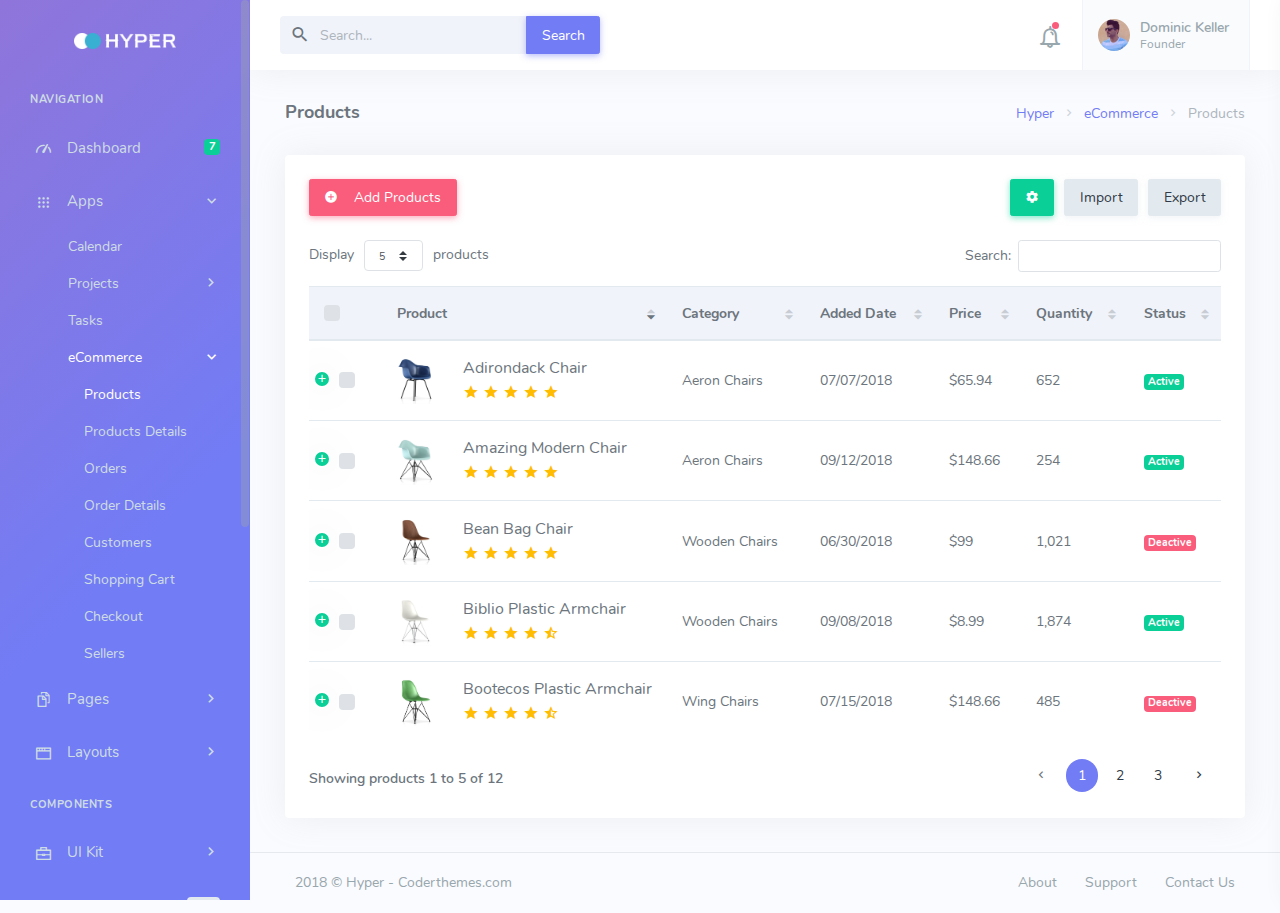
<file: apps-ecommerce-products.html>
<!DOCTYPE html>
<html lang="en">
    <head>
        <meta charset="utf-8" />
        <title>Hyper - Responsive Bootstrap 4 Admin Dashboard</title>
        <meta name="viewport" content="width=device-width, initial-scale=1.0">
        <meta content="A fully featured admin theme which can be used to build CRM, CMS, etc." name="description" />
        <meta content="Coderthemes" name="author" />
        <!-- App favicon -->
        <link rel="shortcut icon" href="assets/images/favicon.ico">

        <!-- third party css -->
        <link href="assets/css/vendor/dataTables.bootstrap4.css" rel="stylesheet" type="text/css" />
        <link href="assets/css/vendor/responsive.bootstrap4.css" rel="stylesheet" type="text/css" />
        <!-- third party css end -->

        <!-- App css -->
        <link href="assets/css/icons.min.css" rel="stylesheet" type="text/css" />
        <link href="assets/css/app.min.css" rel="stylesheet" type="text/css" />

    </head>

    <body>

        <!-- Begin page -->
        <div class="wrapper">

            <!-- ========== Left Sidebar Start ========== -->
            <div class="left-side-menu">

                <div class="slimscroll-menu">

                    <!-- LOGO -->
                    <a href="index.html" class="logo text-center">
                        <span class="logo-lg">
                            <img src="assets/images/logo.png" alt="" height="16">
                        </span>
                        <span class="logo-sm">
                            <img src="assets/images/logo_sm.png" alt="" height="16">
                        </span>
                    </a>

                    <!--- Sidemenu -->
                    <ul class="metismenu side-nav">

                        <li class="side-nav-title side-nav-item">Navigation</li>

                        <li class="side-nav-item">
                            <a href="index.html" class="side-nav-link">
                                <i class="dripicons-meter"></i>
                                <span class="badge badge-success float-right">7</span>
                                <span> Dashboard </span>
                            </a>
                        </li>

                        <li class="side-nav-item">
                            <a href="javascript: void(0);" class="side-nav-link">
                                <i class="dripicons-view-apps"></i>
                                <span> Apps </span>
                                <span class="menu-arrow"></span>
                            </a>
                            <ul class="side-nav-second-level" aria-expanded="false">
                                <li>
                                    <a href="apps-calendar.html">Calendar</a>
                                </li>
                                <li class="side-nav-item">
                                    <a href="javascript: void(0);" aria-expanded="false">Projects
                                        <span class="menu-arrow"></span>
                                    </a>
                                    <ul class="side-nav-third-level" aria-expanded="false">
                                        <li>
                                            <a href="apps-projects-list.html">List</a>
                                        </li>
                                        <li>
                                            <a href="apps-projects-details.html">Details</a>
                                        </li>
                                    </ul>
                                </li>
                                <li>
                                    <a href="apps-tasks.html">Tasks</a>
                                </li>
                                <li class="side-nav-item">
                                    <a href="javascript: void(0);" aria-expanded="false">eCommerce
                                        <span class="menu-arrow"></span>
                                    </a>
                                    <ul class="side-nav-third-level" aria-expanded="false">
                                        <li>
                                            <a href="apps-ecommerce-products.html">Products</a>
                                        </li>
                                        <li>
                                            <a href="apps-ecommerce-products-details.html">Products Details</a>
                                        </li>
                                        <li>
                                            <a href="apps-ecommerce-orders.html">Orders</a>
                                        </li>
                                        <li>
                                            <a href="apps-ecommerce-orders-details.html">Order Details</a>
                                        </li>
                                        <li>
                                            <a href="apps-ecommerce-customers.html">Customers</a>
                                        </li>
                                        <li>
                                            <a href="apps-ecommerce-shopping-cart.html">Shopping Cart</a>
                                        </li>
                                        <li>
                                            <a href="apps-ecommerce-checkout.html">Checkout</a>
                                        </li>
                                        <li>
                                            <a href="apps-ecommerce-sellers.html">Sellers</a>
                                        </li>
                                    </ul>
                                </li>
                            </ul>
                        </li>
            
                        <li class="side-nav-item">
                            <a href="javascript: void(0);" class="side-nav-link">
                                <i class="dripicons-copy"></i>
                                <span> Pages </span>
                                <span class="menu-arrow"></span>
                            </a>
                            <ul class="side-nav-second-level" aria-expanded="false">
                                <li>
                                    <a href="pages-starter.html">Starter Page</a>
                                </li>
                                <li>
                                    <a href="pages-profile.html">Profile</a>
                                </li>
                                <li>
                                    <a href="pages-invoice.html">Invoice</a>
                                </li>
                                <li>
                                    <a href="pages-faq.html">FAQ</a>
                                </li>
                                <li>
                                    <a href="pages-pricing.html">Pricing</a>
                                </li>
                                <li>
                                    <a href="pages-maintenance.html">Maintenance</a>
                                </li>
                                <li class="side-nav-item">
                                    <a href="javascript: void(0);" aria-expanded="false">Authentication
                                        <span class="menu-arrow"></span>
                                    </a>
                                    <ul class="side-nav-third-level" aria-expanded="false">
                                        <li>
                                            <a href="pages-login.html">Login</a>
                                        </li>
                                        <li>
                                            <a href="pages-login-2.html">Login 2</a>
                                        </li>
                                        <li>
                                            <a href="pages-register.html">Register</a>
                                        </li>
                                        <li>
                                            <a href="pages-register-2.html">Register 2</a>
                                        </li>
                                        <li>
                                            <a href="pages-logout.html">Logout</a>
                                        </li>
                                        <li>
                                            <a href="pages-logout-2.html">Logout 2</a>
                                        </li>
                                        <li>
                                            <a href="pages-recoverpw.html">Recover Password</a>
                                        </li>
                                        <li>
                                            <a href="pages-recoverpw-2.html">Recover Password 2</a>
                                        </li>
                                        <li>
                                            <a href="pages-lock-screen.html">Lock Screen</a>
                                        </li>
                                        <li>
                                            <a href="pages-lock-screen-2.html">Lock Screen 2</a>
                                        </li>
                                        <li>
                                            <a href="pages-confirm-mail.html">Confirm Mail</a>
                                        </li>
                                        <li>
                                            <a href="pages-confirm-mail-2.html">Confirm Mail 2</a>
                                        </li>
                                    </ul>
                                </li>
                                <li class="side-nav-item">
                                    <a href="javascript: void(0);" aria-expanded="false">Error
                                        <span class="menu-arrow"></span>
                                    </a>
                                    <ul class="side-nav-third-level" aria-expanded="false">
                                        <li>
                                            <a href="pages-404.html">Error 404</a>
                                        </li>
                                        <li>
                                            <a href="pages-404-alt.html">Error 404-alt</a>
                                        </li>
                                        <li>
                                            <a href="pages-500.html">Error 500</a>
                                        </li>
                                    </ul>
                                </li>
                            </ul>
                        </li>

                        <li class="side-nav-item">
                            <a href="javascript: void(0);" class="side-nav-link">
                                <i class="dripicons-browser"></i>
                                <span> Layouts </span>
                                <span class="menu-arrow"></span>
                            </a>
                            <ul class="side-nav-second-level" aria-expanded="false">
                                <li>
                                    <a href="layouts-horizontal.html">Horizontal</a>
                                </li>
                                <li>
                                    <a href="layouts-light-sidenav.html">Light Sidenav</a>
                                </li>
                                <li>
                                    <a href="layouts-collapsed.html">Collapsed Sidenav</a>
                                </li>
                                <li>
                                    <a href="javascript: void(0);" class="right-bar-toggle">Right Sidebar</a>
                                </li>
                                <li>
                                    <a href="layouts-boxed-vertical.html">Boxed Vertical</a>
                                </li>
                                <li>
                                    <a href="layouts-boxed-horizontal.html">Boxed Horizontal</a>
                                </li>
                            </ul>
                        </li>

                        <li class="side-nav-title side-nav-item mt-1">Components</li>

                        <li class="side-nav-item">
                            <a href="javascript: void(0);" class="side-nav-link">
                                <i class="dripicons-briefcase"></i>
                                <span> UI Kit </span>
                                <span class="menu-arrow"></span>
                            </a>
                            <ul class="side-nav-second-level" aria-expanded="false">
                                <li>
                                    <a href="ui-cards.html">Cards</a>
                                </li>
                                <li>
                                    <a href="ui-buttons.html">Buttons</a>
                                </li>
                                <li>
                                    <a href="ui-modals.html">Modals</a>
                                </li>
                                <li>
                                    <a href="ui-tabs.html">Tabs</a>
                                </li>
                                <li>
                                    <a href="ui-notifications.html">Notifications</a>
                                </li>
                                <li>
                                    <a href="ui-grid.html">Grid</a>
                                </li>
                                <li>
                                    <a href="ui-general.html">General</a>
                                </li>
                                <li>
                                    <a href="ui-typography.html">Typography</a>
                                </li>
                                <li>
                                    <a href="ui-icons.html">Icons</a>
                                </li>
                                <li>
                                    <a href="ui-dragula.html">Dragula</a>
                                </li>
                            </ul>
                        </li>

                        <li class="side-nav-item">
                            <a href="widgets.html" class="side-nav-link">
                                <i class="dripicons-heart"></i>
                                <span class="badge badge-light float-right">New</span>
                                <span> Widgets </span>
                            </a>
                        </li>

                        <li class="side-nav-item">
                            <a href="javascript: void(0);" class="side-nav-link">
                                <i class="dripicons-document"></i>
                                <span> Forms </span>
                                <span class="menu-arrow"></span>
                            </a>
                            <ul class="side-nav-second-level" aria-expanded="false">
                                <li>
                                    <a href="form-elements.html">Basic Elements</a>
                                </li>
                                <li>
                                    <a href="form-advanced.html">Form Advanced</a>
                                </li>
                                <li>
                                    <a href="form-validation.html">Validation</a>
                                </li>
                                <li>
                                    <a href="form-wizard.html">Wizard</a>
                                </li>
                                <li>
                                    <a href="form-fileuploads.html">File Uploads</a>
                                </li>
                                <li>
                                    <a href="form-editors.html">Editors</a>
                                </li>
                            </ul>
                        </li>

                        <li class="side-nav-item">
                            <a href="javascript: void(0);" class="side-nav-link">
                                <i class="dripicons-graph-pie"></i>
                                <span> Charts </span>
                                <span class="menu-arrow"></span>
                            </a>
                            <ul class="side-nav-second-level" aria-expanded="false">
                                <li>
                                    <a href="charts-chartjs.html">Chartjs</a>
                                </li>
                                <li>
                                    <a href="charts-brite.html">Britecharts</a>
                                </li>
                                <li class="side-nav-item">
                                    <a href="javascript: void(0);" aria-expanded="false">Apex Charts
                                        <span class="menu-arrow"></span>
                                    </a>
                                    <ul class="side-nav-third-level" aria-expanded="false">
                                        <li>
                                            <a href="charts-apex-line.html">Line</a>
                                        </li>
                                        <li>
                                            <a href="charts-apex-area.html">Area</a>
                                        </li>
                                        <li>
                                            <a href="charts-apex-column.html">Column</a>
                                        </li>
                                        <li>
                                            <a href="charts-apex-bar.html">Bar</a>
                                        </li>
                                        <li>
                                            <a href="charts-apex-mixed.html">Mixed</a>
                                        </li>
                                        <li>
                                            <a href="charts-apex-bubble.html">Bubble</a>
                                        </li>
                                        <li>
                                            <a href="charts-apex-scatter.html">Scatter</a>
                                        </li>
                                        <li>
                                            <a href="charts-apex-pie.html">Pie</a>
                                        </li>
                                        <li>
                                            <a href="charts-apex-radialbar.html">RadialBar</a>
                                        </li>
                                        <li>
                                            <a href="charts-apex-heatmap.html">Heatmap</a>
                                        </li>
                                        <li>
                                            <a href="charts-apex-sparklines.html">Sparklines</a>
                                        </li>
                                        <li>
                                            <a href="charts-apex-candlestick.html">Candlestick</a>
                                        </li>
                                    </ul>
                                </li>
                            </ul>
                        </li>

                        <li class="side-nav-item">
                            <a href="javascript: void(0);" class="side-nav-link">
                                <i class="dripicons-list"></i>
                                <span> Tables </span>
                                <span class="menu-arrow"></span>
                            </a>
                            <ul class="side-nav-second-level" aria-expanded="false">
                                <li>
                                    <a href="tables-basic.html">Basic Tables</a>
                                </li>
                                <li>
                                    <a href="tables-datatable.html">Data Tables</a>
                                </li>
                            </ul>
                        </li>

                        <li class="side-nav-item">
                            <a href="javascript: void(0);" class="side-nav-link">
                                <i class="dripicons-location"></i>
                                <span> Maps </span>
                                <span class="menu-arrow"></span>
                            </a>
                            <ul class="side-nav-second-level" aria-expanded="false">
                                <li>
                                    <a href="maps-google.html">Google Maps</a>
                                </li>
                                <li>
                                    <a href="maps-vector.html">Vector Maps</a>
                                </li>
                            </ul>
                        </li>
            
                    </ul>

                    <!-- Help Box -->
                    <div class="help-box text-white text-center">
                        <a href="javascript: void(0);" class="float-right close-btn text-white">
                            <i class="mdi mdi-close"></i>
                        </a>
                        <img src="assets/images/help-icon.svg" height="90" alt="Helper Icon Image" />
                        <h5 class="mt-3">Unlimited Access</h5>
                        <p class="mb-3">Upgrade to plan to get access to unlimited reports</p>
                        <a href="javascript: void(0);" class="btn btn-outline-light btn-sm">Upgrade</a>
                    </div>
                    <!-- end Help Box -->
                    <!-- End Sidebar -->

                    <div class="clearfix"></div>

                </div>
                <!-- Sidebar -left -->

            </div>
            <!-- Left Sidebar End -->

            <!-- ============================================================== -->
            <!-- Start Page Content here -->
            <!-- ============================================================== -->

            <div class="content-page">
                <div class="content">

                    <!-- Topbar Start -->
                    <div class="navbar-custom">
                        <ul class="list-unstyled topbar-right-menu float-right mb-0">

                            <li class="dropdown notification-list">
                                <a class="nav-link dropdown-toggle arrow-none" data-toggle="dropdown" href="#" role="button" aria-haspopup="false" aria-expanded="false">
                                    <i class="dripicons-bell noti-icon"></i>
                                    <span class="noti-icon-badge"></span>
                                </a>
                                <div class="dropdown-menu dropdown-menu-right dropdown-menu-animated dropdown-lg">

                                    <!-- item-->
                                    <div class="dropdown-item noti-title">
                                        <h5 class="m-0">
                                            <span class="float-right">
                                                <a href="javascript: void(0);" class="text-dark">
                                                    <small>Clear All</small>
                                                </a>
                                            </span>Notification
                                        </h5>
                                    </div>

                                    <div class="slimscroll" style="max-height: 230px;">
                                        <!-- item-->
                                        <a href="javascript:void(0);" class="dropdown-item notify-item">
                                            <div class="notify-icon bg-primary">
                                                <i class="mdi mdi-comment-account-outline"></i>
                                            </div>
                                            <p class="notify-details">Caleb Flakelar commented on Admin
                                                <small class="text-muted">1 min ago</small>
                                            </p>
                                        </a>

                                        <!-- item-->
                                        <a href="javascript:void(0);" class="dropdown-item notify-item">
                                            <div class="notify-icon bg-info">
                                                <i class="mdi mdi-account-plus"></i>
                                            </div>
                                            <p class="notify-details">New user registered.
                                                <small class="text-muted">5 hours ago</small>
                                            </p>
                                        </a>

                                        <!-- item-->
                                        <a href="javascript:void(0);" class="dropdown-item notify-item">
                                            <div class="notify-icon">
                                                <img src="assets/images/users/avatar-2.jpg" class="img-fluid rounded-circle" alt="" /> </div>
                                            <p class="notify-details">Cristina Pride</p>
                                            <p class="text-muted mb-0 user-msg">
                                                <small>Hi, How are you? What about our next meeting</small>
                                            </p>
                                        </a>

                                        <!-- item-->
                                        <a href="javascript:void(0);" class="dropdown-item notify-item">
                                            <div class="notify-icon bg-primary">
                                                <i class="mdi mdi-comment-account-outline"></i>
                                            </div>
                                            <p class="notify-details">Caleb Flakelar commented on Admin
                                                <small class="text-muted">4 days ago</small>
                                            </p>
                                        </a>

                                        <!-- item-->
                                        <a href="javascript:void(0);" class="dropdown-item notify-item">
                                            <div class="notify-icon">
                                                <img src="assets/images/users/avatar-4.jpg" class="img-fluid rounded-circle" alt="" /> </div>
                                            <p class="notify-details">Karen Robinson</p>
                                            <p class="text-muted mb-0 user-msg">
                                                <small>Wow ! this admin looks good and awesome design</small>
                                            </p>
                                        </a>

                                        <!-- item-->
                                        <a href="javascript:void(0);" class="dropdown-item notify-item">
                                            <div class="notify-icon bg-info">
                                                <i class="mdi mdi-heart"></i>
                                            </div>
                                            <p class="notify-details">Carlos Crouch liked
                                                <b>Admin</b>
                                                <small class="text-muted">13 days ago</small>
                                            </p>
                                        </a>
                                    </div>

                                    <!-- All-->
                                    <a href="javascript:void(0);" class="dropdown-item text-center text-primary notify-item notify-all">
                                        View All
                                    </a>

                                </div>
                            </li>

                            <li class="dropdown notification-list">
                                <a class="nav-link dropdown-toggle nav-user arrow-none mr-0" data-toggle="dropdown" href="#" role="button" aria-haspopup="false"
                                    aria-expanded="false">
                                    <span class="account-user-avatar"> 
                                        <img src="assets/images/users/avatar-1.jpg" alt="user-image" class="rounded-circle">
                                    </span>
                                    <span>
                                        <span class="account-user-name">Dominic Keller</span>
                                        <span class="account-position">Founder</span>
                                    </span>
                                </a>
                                <div class="dropdown-menu dropdown-menu-right dropdown-menu-animated profile-dropdown ">
                                    <!-- item-->
                                    <div class=" dropdown-header noti-title">
                                        <h6 class="text-overflow m-0">Welcome !</h6>
                                    </div>

                                    <!-- item-->
                                    <a href="javascript:void(0);" class="dropdown-item notify-item">
                                        <i class="mdi mdi-account-circle"></i>
                                        <span>My Account</span>
                                    </a>

                                    <!-- item-->
                                    <a href="javascript:void(0);" class="dropdown-item notify-item">
                                        <i class="mdi mdi-account-settings-variant"></i>
                                        <span>Settings</span>
                                    </a>

                                    <!-- item-->
                                    <a href="javascript:void(0);" class="dropdown-item notify-item">
                                        <i class="mdi mdi-lifebuoy"></i>
                                        <span>Support</span>
                                    </a>

                                    <!-- item-->
                                    <a href="javascript:void(0);" class="dropdown-item notify-item">
                                        <i class="mdi mdi-lock-outline"></i>
                                        <span>Lock Screen</span>
                                    </a>

                                    <!-- item-->
                                    <a href="javascript:void(0);" class="dropdown-item notify-item">
                                        <i class="mdi mdi-logout"></i>
                                        <span>Logout</span>
                                    </a>

                                </div>
                            </li>

                        </ul>
                        <button class="button-menu-mobile open-left disable-btn">
                            <i class="mdi mdi-menu"></i>
                        </button>
                        <div class="app-search">
                            <form>
                                <div class="input-group">
                                    <input type="text" class="form-control" placeholder="Search...">
                                    <span class="mdi mdi-magnify"></span>
                                    <div class="input-group-append">
                                        <button class="btn btn-primary" type="submit">Search</button>
                                    </div>
                                </div>
                            </form>
                        </div>
                    </div>
                    <!-- end Topbar -->

                    <!-- Start Content-->
                    <div class="container-fluid">
                        
                        <!-- start page title -->
                        <div class="row">
                            <div class="col-12">
                                <div class="page-title-box">
                                    <div class="page-title-right">
                                        <ol class="breadcrumb m-0">
                                            <li class="breadcrumb-item"><a href="javascript: void(0);">Hyper</a></li>
                                            <li class="breadcrumb-item"><a href="javascript: void(0);">eCommerce</a></li>
                                            <li class="breadcrumb-item active">Products</li>
                                        </ol>
                                    </div>
                                    <h4 class="page-title">Products</h4>
                                </div>
                            </div>
                        </div>     
                        <!-- end page title --> 

                        <div class="row">
                            <div class="col-12">
                                <div class="card">
                                    <div class="card-body">
                                        <div class="row mb-2">
                                            <div class="col-sm-4">
                                                <a href="javascript:void(0);" class="btn btn-danger mb-2"><i class="mdi mdi-plus-circle mr-2"></i> Add Products</a>
                                            </div>
                                            <div class="col-sm-8">
                                                <div class="text-sm-right">
                                                    <button type="button" class="btn btn-success mb-2 mr-1"><i class="mdi mdi-settings"></i></button>
                                                    <button type="button" class="btn btn-light mb-2 mr-1">Import</button>
                                                    <button type="button" class="btn btn-light mb-2">Export</button>
                                                </div>
                                            </div><!-- end col-->
                                        </div>
                
                                        <div class="table-responsive">
                                            <table class="table table-centered w-100 dt-responsive nowrap" id="products-datatable">
                                                <thead class="thead-light">
                                                    <tr>
                                                        <th class="all" style="width: 20px;">
                                                            <div class="custom-control custom-checkbox">
                                                                <input type="checkbox" class="custom-control-input" id="customCheck1">
                                                                <label class="custom-control-label" for="customCheck1">&nbsp;</label>
                                                            </div>
                                                        </th>
                                                        <th class="all">Product</th>
                                                        <th>Category</th>
                                                        <th>Added Date</th>
                                                        <th>Price</th>
                                                        <th>Quantity</th>
                                                        <th>Status</th>
                                                        <th style="width: 85px;">Action</th>
                                                    </tr>
                                                </thead>
                                                <tbody>
                                                    <tr>
                                                        <td>
                                                            <div class="custom-control custom-checkbox">
                                                                <input type="checkbox" class="custom-control-input" id="customCheck2">
                                                                <label class="custom-control-label" for="customCheck2">&nbsp;</label>
                                                            </div>
                                                        </td>
                                                        <td>
                                                            <img src="assets/images/products/product-1.jpg" alt="contact-img" title="contact-img" class="rounded mr-3" height="48" />
                                                            <p class="m-0 d-inline-block align-middle font-16">
                                                                <a href="apps-ecommerce-products-details.html" class="text-body">Amazing Modern Chair</a>
                                                                <br/>
                                                                <span class="text-warning mdi mdi-star"></span>
                                                                <span class="text-warning mdi mdi-star"></span>
                                                                <span class="text-warning mdi mdi-star"></span>
                                                                <span class="text-warning mdi mdi-star"></span>
                                                                <span class="text-warning mdi mdi-star"></span>
                                                            </p>
                                                        </td>
                                                        <td>
                                                            Aeron Chairs
                                                        </td>
                                                        <td>
                                                            09/12/2018
                                                        </td>
                                                        <td>
                                                            $148.66
                                                        </td>
                    
                                                        <td>
                                                            254
                                                        </td>
                                                        <td>
                                                            <span class="badge badge-success">Active</span>
                                                        </td>
                    
                                                        <td class="table-action">
                                                            <a href="javascript:void(0);" class="action-icon"> <i class="mdi mdi-eye"></i></a>
                                                            <a href="javascript:void(0);" class="action-icon"> <i class="mdi mdi-square-edit-outline"></i></a>
                                                            <a href="javascript:void(0);" class="action-icon"> <i class="mdi mdi-delete"></i></a>
                                                        </td>
                                                    </tr>
                                                    
                                                    <tr>
                                                        <td>
                                                            <div class="custom-control custom-checkbox">
                                                                <input type="checkbox" class="custom-control-input" id="customCheck3">
                                                                <label class="custom-control-label" for="customCheck3">&nbsp;</label>
                                                            </div>
                                                        </td>
                                                        <td>
                                                            <img src="assets/images/products/product-4.jpg" alt="contact-img" title="contact-img" class="rounded mr-3" height="48" />
                                                            <p class="m-0 d-inline-block align-middle font-16">
                                                                <a href="apps-ecommerce-products-details.html" class="text-body">Biblio Plastic Armchair</a>
                                                                <br/>
                                                                <span class="text-warning mdi mdi-star"></span>
                                                                <span class="text-warning mdi mdi-star"></span>
                                                                <span class="text-warning mdi mdi-star"></span>
                                                                <span class="text-warning mdi mdi-star"></span>
                                                                <span class="text-warning mdi mdi-star-half"></span>
                                                            </p>
                                                        </td>
                                                        <td>
                                                            Wooden Chairs
                                                        </td>
                                                        <td>
                                                            09/08/2018
                                                        </td>
                                                        <td>
                                                            $8.99
                                                        </td>
                    
                                                        <td>
                                                            1,874
                                                        </td>
                                                        <td>
                                                            <span class="badge badge-success">Active</span>
                                                        </td>
                                                        <td class="table-action">
                                                            <a href="javascript:void(0);" class="action-icon"> <i class="mdi mdi-eye"></i></a>
                                                            <a href="javascript:void(0);" class="action-icon"> <i class="mdi mdi-square-edit-outline"></i></a>
                                                            <a href="javascript:void(0);" class="action-icon"> <i class="mdi mdi-delete"></i></a>
                                                        </td>
                                                    </tr>
                                                    <tr>
                                                        <td>
                                                            <div class="custom-control custom-checkbox">
                                                                <input type="checkbox" class="custom-control-input" id="customCheck4">
                                                                <label class="custom-control-label" for="customCheck4">&nbsp;</label>
                                                            </div>
                                                        </td>
                                                        <td>
                                                            <img src="assets/images/products/product-3.jpg" alt="contact-img" title="contact-img" class="rounded mr-3" height="48" />
                                                            <p class="m-0 d-inline-block align-middle font-16">
                                                                <a href="apps-ecommerce-products-details.html" class="text-body">Branded Wooden Chair</a>
                                                                <br/>
                                                                <span class="text-warning mdi mdi-star"></span>
                                                                <span class="text-warning mdi mdi-star"></span>
                                                                <span class="text-warning mdi mdi-star"></span>
                                                                <span class="text-warning mdi mdi-star"></span>
                                                                <span class="text-warning mdi mdi-star-outline"></span>
                                                            </p>
                                                        </td>
                                                        <td>
                                                            Dining Chairs
                                                        </td>
                                                        <td>
                                                            09/05/2018
                                                        </td>
                                                        <td>
                                                            $68.32
                                                        </td>
                    
                                                        <td>
                                                            2,541
                                                        </td>
                                                        <td>
                                                            <span class="badge badge-success">Active</span>
                                                        </td>
                    
                                                        <td class="table-action">
                                                            <a href="javascript:void(0);" class="action-icon"> <i class="mdi mdi-eye"></i></a>
                                                            <a href="javascript:void(0);" class="action-icon"> <i class="mdi mdi-square-edit-outline"></i></a>
                                                            <a href="javascript:void(0);" class="action-icon"> <i class="mdi mdi-delete"></i></a>
                                                        </td>
                                                    </tr>
                                                    <tr>
                                                        <td>
                                                            <div class="custom-control custom-checkbox">
                                                                <input type="checkbox" class="custom-control-input" id="customCheck5">
                                                                <label class="custom-control-label" for="customCheck5">&nbsp;</label>
                                                            </div>
                                                        </td>
                                                        <td>
                                                            <img src="assets/images/products/product-4.jpg" alt="contact-img" title="contact-img" class="rounded mr-3" height="48" />
                                                            <p class="m-0 d-inline-block align-middle font-16">
                                                                <a href="apps-ecommerce-products-details.html" class="text-body">Designer Awesome Chair</a>
                                                                <br/>
                                                                <span class="text-warning mdi mdi-star"></span>
                                                                <span class="text-warning mdi mdi-star"></span>
                                                                <span class="text-warning mdi mdi-star"></span>
                                                                <span class="text-warning mdi mdi-star-half"></span>
                                                                <span class="text-warning mdi mdi-star-outline"></span>
                                                            </p>
                                                        </td>
                                                        <td>
                                                            Baby Chairs
                                                        </td>
                                                        <td>
                                                            08/23/2018
                                                        </td>
                                                        <td>
                                                            $112.00
                                                        </td>
                    
                                                        <td>
                                                            3,540
                                                        </td>
                                                        <td>
                                                            <span class="badge badge-success">Active</span>
                                                        </td>
                    
                                                        <td class="table-action">
                                                            <a href="javascript:void(0);" class="action-icon"> <i class="mdi mdi-eye"></i></a>
                                                            <a href="javascript:void(0);" class="action-icon"> <i class="mdi mdi-square-edit-outline"></i></a>
                                                            <a href="javascript:void(0);" class="action-icon"> <i class="mdi mdi-delete"></i></a>
                                                        </td>
                                                    </tr>
                                                    <tr>
                                                        <td>
                                                            <div class="custom-control custom-checkbox">
                                                                <input type="checkbox" class="custom-control-input" id="customCheck6">
                                                                <label class="custom-control-label" for="customCheck6">&nbsp;</label>
                                                            </div>
                                                        </td>
                                                        <td>
                                                            <img src="assets/images/products/product-5.jpg" alt="contact-img" title="contact-img" class="rounded mr-3" height="48" />
                                                            <p class="m-0 d-inline-block align-middle font-16">
                                                                <a href="apps-ecommerce-products-details.html" class="text-body">Cardan Armchair</a>
                                                                <br/>
                                                                <span class="text-warning mdi mdi-star"></span>
                                                                <span class="text-warning mdi mdi-star"></span>
                                                                <span class="text-warning mdi mdi-star"></span>
                                                                <span class="text-warning mdi mdi-star"></span>
                                                                <span class="text-warning mdi mdi-star"></span>
                                                            </p>
                                                        </td>
                                                        <td>
                                                            Plastic Armchair
                                                        </td>
                                                        <td>
                                                            08/02/2018
                                                        </td>
                                                        <td>
                                                            $59.69
                                                        </td>
                    
                                                        <td>
                                                            26
                                                        </td>
                                                        <td>
                                                            <span class="badge badge-success">Active</span>
                                                        </td>
                    
                                                        <td class="table-action">
                                                            <a href="javascript:void(0);" class="action-icon"> <i class="mdi mdi-eye"></i></a>
                                                            <a href="javascript:void(0);" class="action-icon"> <i class="mdi mdi-square-edit-outline"></i></a>
                                                            <a href="javascript:void(0);" class="action-icon"> <i class="mdi mdi-delete"></i></a>
                                                        </td>
                                                    </tr>
                                                    <tr>
                                                        <td>
                                                            <div class="custom-control custom-checkbox">
                                                                <input type="checkbox" class="custom-control-input" id="customCheck7">
                                                                <label class="custom-control-label" for="customCheck7">&nbsp;</label>
                                                            </div>
                                                        </td>
                                                        <td>
                                                            <img src="assets/images/products/product-3.jpg" alt="contact-img" title="contact-img" class="rounded mr-3" height="48" />
                                                            <p class="m-0 d-inline-block align-middle font-16">
                                                                <a href="apps-ecommerce-products-details.html" class="text-body">Bootecos Plastic Armchair</a>
                                                                <br/>
                                                                <span class="text-warning mdi mdi-star"></span>
                                                                <span class="text-warning mdi mdi-star"></span>
                                                                <span class="text-warning mdi mdi-star"></span>
                                                                <span class="text-warning mdi mdi-star"></span>
                                                                <span class="text-warning mdi mdi-star-half"></span>
                                                            </p>
                                                        </td>
                                                        <td>
                                                            Wing Chairs
                                                        </td>
                                                        <td>
                                                            07/15/2018
                                                        </td>
                                                        <td>
                                                            $148.66
                                                        </td>
                    
                                                        <td>
                                                            485
                                                        </td>
                                                        <td>
                                                            <span class="badge badge-danger">Deactive</span>
                                                        </td>
                    
                                                        <td class="table-action">
                                                            <a href="javascript:void(0);" class="action-icon"> <i class="mdi mdi-eye"></i></a>
                                                            <a href="javascript:void(0);" class="action-icon"> <i class="mdi mdi-square-edit-outline"></i></a>
                                                            <a href="javascript:void(0);" class="action-icon"> <i class="mdi mdi-delete"></i></a>
                                                        </td>
                                                    </tr>

                                                    <tr>
                                                        <td>
                                                            <div class="custom-control custom-checkbox">
                                                                <input type="checkbox" class="custom-control-input" id="customCheck8">
                                                                <label class="custom-control-label" for="customCheck8">&nbsp;</label>
                                                            </div>
                                                        </td>
                                                        <td>
                                                            <img src="assets/images/products/product-6.jpg" alt="contact-img" title="contact-img" class="rounded mr-3" height="48" />
                                                            <p class="m-0 d-inline-block align-middle font-16">
                                                                <a href="apps-ecommerce-products-details.html" class="text-body">Adirondack Chair</a>
                                                                <br/>
                                                                <span class="text-warning mdi mdi-star"></span>
                                                                <span class="text-warning mdi mdi-star"></span>
                                                                <span class="text-warning mdi mdi-star"></span>
                                                                <span class="text-warning mdi mdi-star"></span>
                                                                <span class="text-warning mdi mdi-star"></span>
                                                            </p>
                                                        </td>
                                                        <td>
                                                            Aeron Chairs
                                                        </td>
                                                        <td>
                                                            07/07/2018
                                                        </td>
                                                        <td>
                                                            $65.94
                                                        </td>
                    
                                                        <td>
                                                            652
                                                        </td>
                                                        <td>
                                                            <span class="badge badge-success">Active</span>
                                                        </td>
                    
                                                        <td class="table-action">
                                                            <a href="javascript:void(0);" class="action-icon"> <i class="mdi mdi-eye"></i></a>
                                                            <a href="javascript:void(0);" class="action-icon"> <i class="mdi mdi-square-edit-outline"></i></a>
                                                            <a href="javascript:void(0);" class="action-icon"> <i class="mdi mdi-delete"></i></a>
                                                        </td>
                                                    </tr>
                                                    
                                                    <tr>
                                                        <td>
                                                            <div class="custom-control custom-checkbox">
                                                                <input type="checkbox" class="custom-control-input" id="customCheck9">
                                                                <label class="custom-control-label" for="customCheck9">&nbsp;</label>
                                                            </div>
                                                        </td>
                                                        <td>
                                                            <img src="assets/images/products/product-2.jpg" alt="contact-img" title="contact-img" class="rounded mr-3" height="48" />
                                                            <p class="m-0 d-inline-block align-middle font-16">
                                                                <a href="apps-ecommerce-products-details.html" class="text-body">Bean Bag Chair</a>
                                                                <br/>
                                                                <span class="text-warning mdi mdi-star"></span>
                                                                <span class="text-warning mdi mdi-star"></span>
                                                                <span class="text-warning mdi mdi-star"></span>
                                                                <span class="text-warning mdi mdi-star"></span>
                                                                <span class="text-warning mdi mdi-star"></span>
                                                            </p>
                                                        </td>
                                                        <td>
                                                            Wooden Chairs
                                                        </td>
                                                        <td>
                                                            06/30/2018
                                                        </td>
                                                        <td>
                                                            $99
                                                        </td>
                    
                                                        <td>
                                                            1,021
                                                        </td>
                                                        <td>
                                                            <span class="badge badge-danger">Deactive</span>
                                                        </td>
                                                        <td class="table-action">
                                                            <a href="javascript:void(0);" class="action-icon"> <i class="mdi mdi-eye"></i></a>
                                                            <a href="javascript:void(0);" class="action-icon"> <i class="mdi mdi-square-edit-outline"></i></a>
                                                            <a href="javascript:void(0);" class="action-icon"> <i class="mdi mdi-delete"></i></a>
                                                        </td>
                                                    </tr>
                                                    <tr>
                                                        <td>
                                                            <div class="custom-control custom-checkbox">
                                                                <input type="checkbox" class="custom-control-input" id="customCheck10">
                                                                <label class="custom-control-label" for="customCheck10">&nbsp;</label>
                                                            </div>
                                                        </td>
                                                        <td>
                                                            <img src="assets/images/products/product-3.jpg" alt="contact-img" title="contact-img" class="rounded mr-3" height="48" />
                                                            <p class="m-0 d-inline-block align-middle font-16">
                                                                <a href="apps-ecommerce-products-details.html" class="text-body">The butterfly chair</a>
                                                                <br/>
                                                                <span class="text-warning mdi mdi-star"></span>
                                                                <span class="text-warning mdi mdi-star"></span>
                                                                <span class="text-warning mdi mdi-star"></span>
                                                                <span class="text-warning mdi mdi-star"></span>
                                                                <span class="text-warning mdi mdi-star-half"></span>
                                                            </p>
                                                        </td>
                                                        <td>
                                                            Dining Chairs
                                                        </td>
                                                        <td>
                                                            06/19/2018
                                                        </td>
                                                        <td>
                                                            $58
                                                        </td>
                    
                                                        <td>
                                                            874
                                                        </td>
                                                        <td>
                                                            <span class="badge badge-success">Active</span>
                                                        </td>
                    
                                                        <td class="table-action">
                                                            <a href="javascript:void(0);" class="action-icon"> <i class="mdi mdi-eye"></i></a>
                                                            <a href="javascript:void(0);" class="action-icon"> <i class="mdi mdi-square-edit-outline"></i></a>
                                                            <a href="javascript:void(0);" class="action-icon"> <i class="mdi mdi-delete"></i></a>
                                                        </td>
                                                    </tr>
                                                    <tr>
                                                        <td>
                                                            <div class="custom-control custom-checkbox">
                                                                <input type="checkbox" class="custom-control-input" id="customCheck11">
                                                                <label class="custom-control-label" for="customCheck11">&nbsp;</label>
                                                            </div>
                                                        </td>
                                                        <td>
                                                            <img src="assets/images/products/product-4.jpg" alt="contact-img" title="contact-img" class="rounded mr-3" height="48" />
                                                            <p class="m-0 d-inline-block align-middle font-16">
                                                                <a href="apps-ecommerce-products-details.html" class="text-body">Eames Lounge Chair</a>
                                                                <br/>
                                                                <span class="text-warning mdi mdi-star"></span>
                                                                <span class="text-warning mdi mdi-star"></span>
                                                                <span class="text-warning mdi mdi-star"></span>
                                                                <span class="text-warning mdi mdi-star"></span>
                                                                <span class="text-warning mdi mdi-star-half"></span>
                                                            </p>
                                                        </td>
                                                        <td>
                                                            Baby Chairs
                                                        </td>
                                                        <td>
                                                            05/06/2018
                                                        </td>
                                                        <td>
                                                            $39.5
                                                        </td>
                    
                                                        <td>
                                                            1,254
                                                        </td>
                                                        <td>
                                                            <span class="badge badge-success">Active</span>
                                                        </td>
                    
                                                        <td class="table-action">
                                                            <a href="javascript:void(0);" class="action-icon"> <i class="mdi mdi-eye"></i></a>
                                                            <a href="javascript:void(0);" class="action-icon"> <i class="mdi mdi-square-edit-outline"></i></a>
                                                            <a href="javascript:void(0);" class="action-icon"> <i class="mdi mdi-delete"></i></a>
                                                        </td>
                                                    </tr>
                                                    <tr>
                                                        <td>
                                                            <div class="custom-control custom-checkbox">
                                                                <input type="checkbox" class="custom-control-input" id="customCheck12">
                                                                <label class="custom-control-label" for="customCheck12">&nbsp;</label>
                                                            </div>
                                                        </td>
                                                        <td>
                                                            <img src="assets/images/products/product-5.jpg" alt="contact-img" title="contact-img" class="rounded mr-3" height="48" />
                                                            <p class="m-0 d-inline-block align-middle font-16">
                                                                <a href="apps-ecommerce-products-details.html" class="text-body">Farthingale Chair</a>
                                                                <br/>
                                                                <span class="text-warning mdi mdi-star"></span>
                                                                <span class="text-warning mdi mdi-star"></span>
                                                                <span class="text-warning mdi mdi-star"></span>
                                                                <span class="text-warning mdi mdi-star"></span>
                                                                <span class="text-warning mdi mdi-star-half"></span>
                                                            </p>
                                                        </td>
                                                        <td>
                                                            Plastic Armchair
                                                        </td>
                                                        <td>
                                                            04/09/2018
                                                        </td>
                                                        <td>
                                                            $78.66
                                                        </td>
                    
                                                        <td>
                                                            524
                                                        </td>
                                                        <td>
                                                            <span class="badge badge-danger">Deactive</span>
                                                        </td>
                    
                                                        <td class="table-action">
                                                            <a href="javascript:void(0);" class="action-icon"> <i class="mdi mdi-eye"></i></a>
                                                            <a href="javascript:void(0);" class="action-icon"> <i class="mdi mdi-square-edit-outline"></i></a>
                                                            <a href="javascript:void(0);" class="action-icon"> <i class="mdi mdi-delete"></i></a>
                                                        </td>
                                                    </tr>
                                                    <tr>
                                                        <td>
                                                            <div class="custom-control custom-checkbox">
                                                                <input type="checkbox" class="custom-control-input" id="customCheck13">
                                                                <label class="custom-control-label" for="customCheck13">&nbsp;</label>
                                                            </div>
                                                        </td>
                                                        <td>
                                                            <img src="assets/images/products/product-6.jpg" alt="contact-img" title="contact-img" class="rounded mr-3" height="48" />
                                                            <p class="m-0 d-inline-block align-middle font-16">
                                                                <a href="apps-ecommerce-products-details.html" class="text-body">Unpowered aircraft</a>
                                                                <br/>
                                                                <span class="text-warning mdi mdi-star"></span>
                                                                <span class="text-warning mdi mdi-star"></span>
                                                                <span class="text-warning mdi mdi-star"></span>
                                                                <span class="text-warning mdi mdi-star"></span>
                                                                <span class="text-warning mdi mdi-star-half"></span>
                                                            </p>
                                                        </td>
                                                        <td>
                                                            Wing Chairs
                                                        </td>
                                                        <td>
                                                            03/24/2018
                                                        </td>
                                                        <td>
                                                            $49
                                                        </td>
                    
                                                        <td>
                                                            204
                                                        </td>
                                                        <td>
                                                            <span class="badge badge-danger">Deactive</span>
                                                        </td>
                    
                                                        <td class="table-action">
                                                            <a href="javascript:void(0);" class="action-icon"> <i class="mdi mdi-eye"></i></a>
                                                            <a href="javascript:void(0);" class="action-icon"> <i class="mdi mdi-square-edit-outline"></i></a>
                                                            <a href="javascript:void(0);" class="action-icon"> <i class="mdi mdi-delete"></i></a>
                                                        </td>
                                                    </tr>
                                                </tbody>
                                            </table>
                                        </div>
                                    </div> <!-- end card-body-->
                                </div> <!-- end card-->
                            </div> <!-- end col -->
                        </div>
                        <!-- end row -->        
                        
                    </div> <!-- container -->

                </div> <!-- content -->

                <!-- Footer Start -->
                <footer class="footer">
                    <div class="container-fluid">
                        <div class="row">
                            <div class="col-md-6">
                                2018 © Hyper - Coderthemes.com
                            </div>
                            <div class="col-md-6">
                                <div class="text-md-right footer-links d-none d-md-block">
                                    <a href="javascript: void(0);">About</a>
                                    <a href="javascript: void(0);">Support</a>
                                    <a href="javascript: void(0);">Contact Us</a>
                                </div>
                            </div>
                        </div>
                    </div>
                </footer>
                <!-- end Footer -->

            </div>

            <!-- ============================================================== -->
            <!-- End Page content -->
            <!-- ============================================================== -->


        </div>
        <!-- END wrapper -->


        <!-- Right Sidebar -->
        <div class="right-bar">

            <div class="rightbar-title">
                <a href="javascript:void(0);" class="right-bar-toggle float-right">
                    <i class="dripicons-cross noti-icon"></i>
                </a>
                <h5 class="m-0">Settings</h5>
            </div>

            <div class="slimscroll-menu rightbar-content">

                <!-- Settings -->
                <hr class="mt-0" />
                <h5 class="pl-3">Basic Settings</h5>
                <hr class="mb-0" />

                <div class="p-3">
                    <div class="custom-control custom-checkbox mb-2">
                        <input type="checkbox" class="custom-control-input" id="notifications-check" checked>
                        <label class="custom-control-label" for="notifications-check">Notifications</label>
                    </div>

                    <div class="custom-control custom-checkbox mb-2">
                        <input type="checkbox" class="custom-control-input" id="api-access-check">
                        <label class="custom-control-label" for="api-access-check">API Access</label>
                    </div>

                    <div class="custom-control custom-checkbox mb-2">
                        <input type="checkbox" class="custom-control-input" id="auto-updates-check" checked>
                        <label class="custom-control-label" for="auto-updates-check">Auto Updates</label>
                    </div>

                    <div class="custom-control custom-checkbox mb-2">
                        <input type="checkbox" class="custom-control-input" id="online-status-check" checked>
                        <label class="custom-control-label" for="online-status-check">Online Status</label>
                    </div>

                    <div class="custom-control custom-checkbox mb-2">
                        <input type="checkbox" class="custom-control-input" id="auto-payout-check">
                        <label class="custom-control-label" for="auto-payout-check">Auto Payout</label>
                    </div>

                </div>


                <!-- Timeline -->
                <hr class="mt-0" />
                <h5 class="pl-3">Recent Activity</h5>
                <hr class="mb-0" />
                <div class="pl-2 pr-2">
                    <div class="timeline-alt">
                        <div class="timeline-item">
                            <i class="mdi mdi-upload bg-info-lighten text-info timeline-icon"></i>
                            <div class="timeline-item-info">
                                <a href="#" class="text-info font-weight-bold mb-1 d-block">You sold an item</a>
                                <small>Paul Burgess just purchased “Hyper - Admin Dashboard”!</small>
                                <p>
                                    <small class="text-muted">5 minutes ago</small>
                                </p>
                            </div>
                        </div>

                        <div class="timeline-item">
                            <i class="mdi mdi-airplane bg-primary-lighten text-primary timeline-icon"></i>
                            <div class="timeline-item-info">
                                <a href="#" class="text-primary font-weight-bold mb-1 d-block">Product on the Bootstrap Market</a>
                                <small>Dave Gamache added
                                    <span class="font-weight-bold">Admin Dashboard</span>
                                </small>
                                <p>
                                    <small class="text-muted">30 minutes ago</small>
                                </p>
                            </div>
                        </div>

                        <div class="timeline-item">
                            <i class="mdi mdi-microphone bg-info-lighten text-info timeline-icon"></i>
                            <div class="timeline-item-info">
                                <a href="#" class="text-info font-weight-bold mb-1 d-block">Robert Delaney</a>
                                <small>Send you message
                                    <span class="font-weight-bold">"Are you there?"</span>
                                </small>
                                <p>
                                    <small class="text-muted">2 hours ago</small>
                                </p>
                            </div>
                        </div>

                        <div class="timeline-item">
                            <i class="mdi mdi-upload bg-primary-lighten text-primary timeline-icon"></i>
                            <div class="timeline-item-info">
                                <a href="#" class="text-primary font-weight-bold mb-1 d-block">Audrey Tobey</a>
                                <small>Uploaded a photo
                                    <span class="font-weight-bold">"Error.jpg"</span>
                                </small>
                                <p>
                                    <small class="text-muted">14 hours ago</small>
                                </p>
                            </div>
                        </div>

                        <div class="timeline-item">
                            <i class="mdi mdi-upload bg-info-lighten text-info timeline-icon"></i>
                            <div class="timeline-item-info">
                                <a href="#" class="text-info font-weight-bold mb-1 d-block">You sold an item</a>
                                <small>Paul Burgess just purchased “Hyper - Admin Dashboard”!</small>
                                <p>
                                    <small class="text-muted">1 day ago</small>
                                </p>
                            </div>
                        </div>

                    </div>
                </div>
            </div>
        </div>
        <!-- /Right-bar -->


        <!-- App js -->
        <script src="assets/js/app.min.js"></script>

        <!-- third party js -->
        <script src="assets/js/vendor/jquery.dataTables.js"></script>
        <script src="assets/js/vendor/dataTables.bootstrap4.js"></script>
        <script src="assets/js/vendor/dataTables.responsive.min.js"></script>
        <script src="assets/js/vendor/responsive.bootstrap4.min.js"></script>
        <script src="assets/js/vendor/dataTables.checkboxes.min.js"></script>

        <!-- third party js ends -->

        <!-- demo app -->
        <script src="assets/js/pages/demo.products.js"></script>
        <!-- end demo js-->

    </body>
</html>
</file>
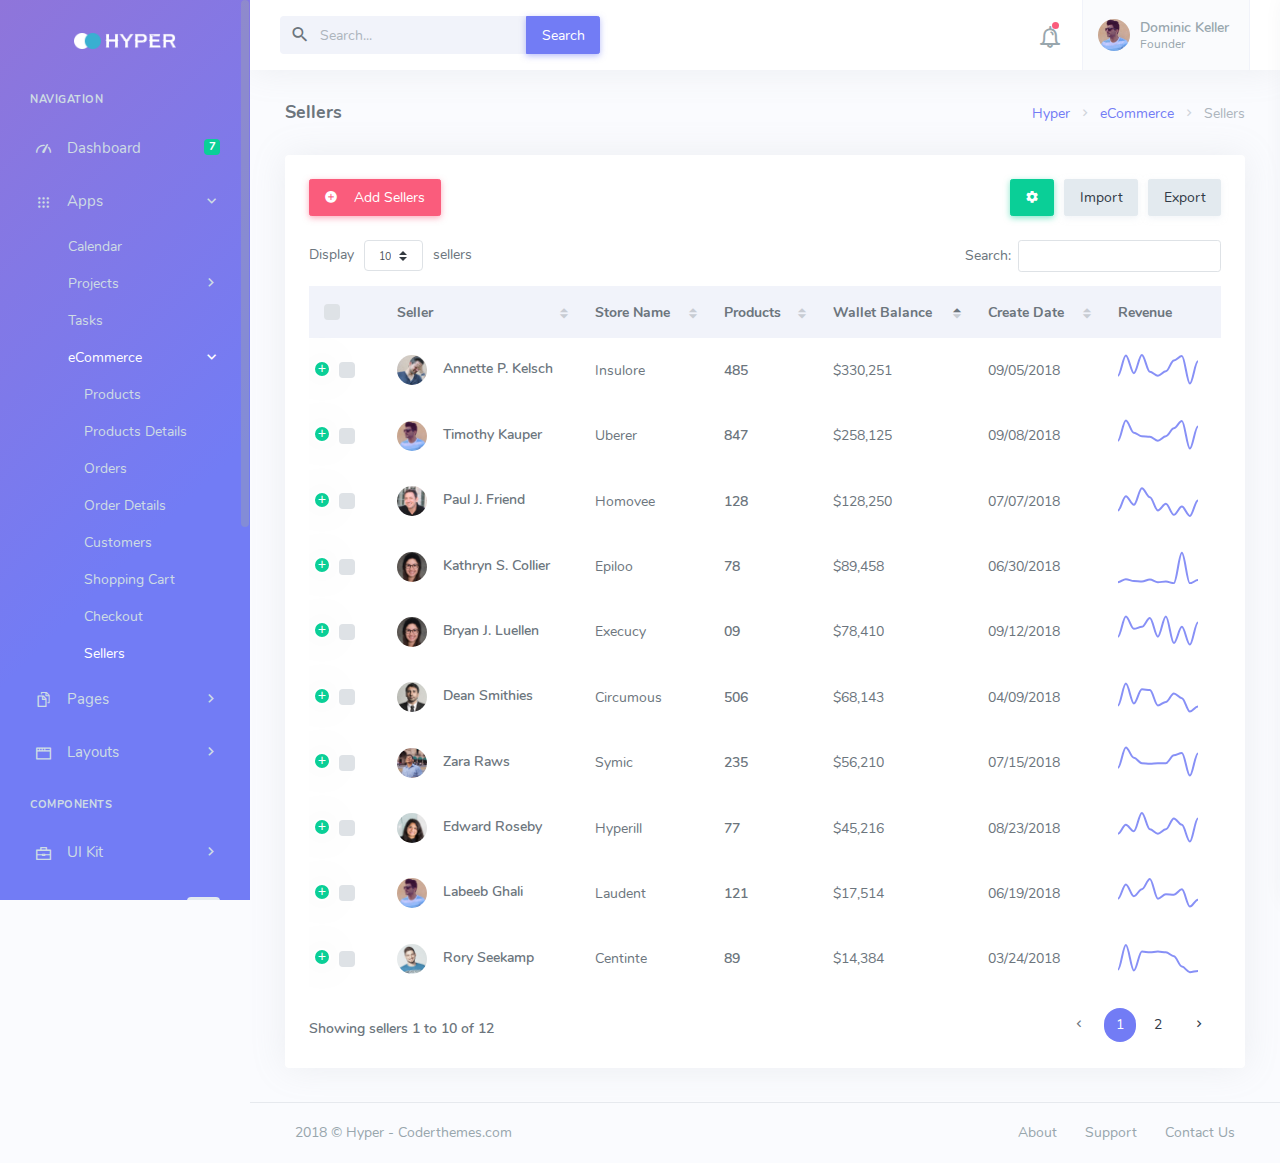
<file: apps-ecommerce-sellers.html>
<!DOCTYPE html>
<html lang="en">
    <head>
        <meta charset="utf-8" />
        <title>Hyper - Responsive Bootstrap 4 Admin Dashboard</title>
        <meta name="viewport" content="width=device-width, initial-scale=1.0">
        <meta content="A fully featured admin theme which can be used to build CRM, CMS, etc." name="description" />
        <meta content="Coderthemes" name="author" />
        <!-- App favicon -->
        <link rel="shortcut icon" href="assets/images/favicon.ico">

        <!-- third party css -->
        <link href="assets/css/vendor/dataTables.bootstrap4.css" rel="stylesheet" type="text/css" />
        <link href="assets/css/vendor/responsive.bootstrap4.css" rel="stylesheet" type="text/css" />
        <!-- third party css end -->

        <!-- App css -->
        <link href="assets/css/icons.min.css" rel="stylesheet" type="text/css" />
        <link href="assets/css/app.min.css" rel="stylesheet" type="text/css" />

    </head>

    <body>

        <!-- Begin page -->
        <div class="wrapper">

            <!-- ========== Left Sidebar Start ========== -->
            <div class="left-side-menu">

                <div class="slimscroll-menu">

                    <!-- LOGO -->
                    <a href="index.html" class="logo text-center">
                        <span class="logo-lg">
                            <img src="assets/images/logo.png" alt="" height="16">
                        </span>
                        <span class="logo-sm">
                            <img src="assets/images/logo_sm.png" alt="" height="16">
                        </span>
                    </a>

                    <!--- Sidemenu -->
                    <ul class="metismenu side-nav">

                        <li class="side-nav-title side-nav-item">Navigation</li>

                        <li class="side-nav-item">
                            <a href="index.html" class="side-nav-link">
                                <i class="dripicons-meter"></i>
                                <span class="badge badge-success float-right">7</span>
                                <span> Dashboard </span>
                            </a>
                        </li>

                        <li class="side-nav-item">
                            <a href="javascript: void(0);" class="side-nav-link">
                                <i class="dripicons-view-apps"></i>
                                <span> Apps </span>
                                <span class="menu-arrow"></span>
                            </a>
                            <ul class="side-nav-second-level" aria-expanded="false">
                                <li>
                                    <a href="apps-calendar.html">Calendar</a>
                                </li>
                                <li class="side-nav-item">
                                    <a href="javascript: void(0);" aria-expanded="false">Projects
                                        <span class="menu-arrow"></span>
                                    </a>
                                    <ul class="side-nav-third-level" aria-expanded="false">
                                        <li>
                                            <a href="apps-projects-list.html">List</a>
                                        </li>
                                        <li>
                                            <a href="apps-projects-details.html">Details</a>
                                        </li>
                                    </ul>
                                </li>
                                <li>
                                    <a href="apps-tasks.html">Tasks</a>
                                </li>
                                <li class="side-nav-item">
                                    <a href="javascript: void(0);" aria-expanded="false">eCommerce
                                        <span class="menu-arrow"></span>
                                    </a>
                                    <ul class="side-nav-third-level" aria-expanded="false">
                                        <li>
                                            <a href="apps-ecommerce-products.html">Products</a>
                                        </li>
                                        <li>
                                            <a href="apps-ecommerce-products-details.html">Products Details</a>
                                        </li>
                                        <li>
                                            <a href="apps-ecommerce-orders.html">Orders</a>
                                        </li>
                                        <li>
                                            <a href="apps-ecommerce-orders-details.html">Order Details</a>
                                        </li>
                                        <li>
                                            <a href="apps-ecommerce-customers.html">Customers</a>
                                        </li>
                                        <li>
                                            <a href="apps-ecommerce-shopping-cart.html">Shopping Cart</a>
                                        </li>
                                        <li>
                                            <a href="apps-ecommerce-checkout.html">Checkout</a>
                                        </li>
                                        <li>
                                            <a href="apps-ecommerce-sellers.html">Sellers</a>
                                        </li>
                                    </ul>
                                </li>
                            </ul>
                        </li>
            
                        <li class="side-nav-item">
                            <a href="javascript: void(0);" class="side-nav-link">
                                <i class="dripicons-copy"></i>
                                <span> Pages </span>
                                <span class="menu-arrow"></span>
                            </a>
                            <ul class="side-nav-second-level" aria-expanded="false">
                                <li>
                                    <a href="pages-starter.html">Starter Page</a>
                                </li>
                                <li>
                                    <a href="pages-profile.html">Profile</a>
                                </li>
                                <li>
                                    <a href="pages-invoice.html">Invoice</a>
                                </li>
                                <li>
                                    <a href="pages-faq.html">FAQ</a>
                                </li>
                                <li>
                                    <a href="pages-pricing.html">Pricing</a>
                                </li>
                                <li>
                                    <a href="pages-maintenance.html">Maintenance</a>
                                </li>
                                <li class="side-nav-item">
                                    <a href="javascript: void(0);" aria-expanded="false">Authentication
                                        <span class="menu-arrow"></span>
                                    </a>
                                    <ul class="side-nav-third-level" aria-expanded="false">
                                        <li>
                                            <a href="pages-login.html">Login</a>
                                        </li>
                                        <li>
                                            <a href="pages-login-2.html">Login 2</a>
                                        </li>
                                        <li>
                                            <a href="pages-register.html">Register</a>
                                        </li>
                                        <li>
                                            <a href="pages-register-2.html">Register 2</a>
                                        </li>
                                        <li>
                                            <a href="pages-logout.html">Logout</a>
                                        </li>
                                        <li>
                                            <a href="pages-logout-2.html">Logout 2</a>
                                        </li>
                                        <li>
                                            <a href="pages-recoverpw.html">Recover Password</a>
                                        </li>
                                        <li>
                                            <a href="pages-recoverpw-2.html">Recover Password 2</a>
                                        </li>
                                        <li>
                                            <a href="pages-lock-screen.html">Lock Screen</a>
                                        </li>
                                        <li>
                                            <a href="pages-lock-screen-2.html">Lock Screen 2</a>
                                        </li>
                                        <li>
                                            <a href="pages-confirm-mail.html">Confirm Mail</a>
                                        </li>
                                        <li>
                                            <a href="pages-confirm-mail-2.html">Confirm Mail 2</a>
                                        </li>
                                    </ul>
                                </li>
                                <li class="side-nav-item">
                                    <a href="javascript: void(0);" aria-expanded="false">Error
                                        <span class="menu-arrow"></span>
                                    </a>
                                    <ul class="side-nav-third-level" aria-expanded="false">
                                        <li>
                                            <a href="pages-404.html">Error 404</a>
                                        </li>
                                        <li>
                                            <a href="pages-404-alt.html">Error 404-alt</a>
                                        </li>
                                        <li>
                                            <a href="pages-500.html">Error 500</a>
                                        </li>
                                    </ul>
                                </li>
                            </ul>
                        </li>

                        <li class="side-nav-item">
                            <a href="javascript: void(0);" class="side-nav-link">
                                <i class="dripicons-browser"></i>
                                <span> Layouts </span>
                                <span class="menu-arrow"></span>
                            </a>
                            <ul class="side-nav-second-level" aria-expanded="false">
                                <li>
                                    <a href="layouts-horizontal.html">Horizontal</a>
                                </li>
                                <li>
                                    <a href="layouts-light-sidenav.html">Light Sidenav</a>
                                </li>
                                <li>
                                    <a href="layouts-collapsed.html">Collapsed Sidenav</a>
                                </li>
                                <li>
                                    <a href="javascript: void(0);" class="right-bar-toggle">Right Sidebar</a>
                                </li>
                                <li>
                                    <a href="layouts-boxed-vertical.html">Boxed Vertical</a>
                                </li>
                                <li>
                                    <a href="layouts-boxed-horizontal.html">Boxed Horizontal</a>
                                </li>
                            </ul>
                        </li>

                        <li class="side-nav-title side-nav-item mt-1">Components</li>

                        <li class="side-nav-item">
                            <a href="javascript: void(0);" class="side-nav-link">
                                <i class="dripicons-briefcase"></i>
                                <span> UI Kit </span>
                                <span class="menu-arrow"></span>
                            </a>
                            <ul class="side-nav-second-level" aria-expanded="false">
                                <li>
                                    <a href="ui-cards.html">Cards</a>
                                </li>
                                <li>
                                    <a href="ui-buttons.html">Buttons</a>
                                </li>
                                <li>
                                    <a href="ui-modals.html">Modals</a>
                                </li>
                                <li>
                                    <a href="ui-tabs.html">Tabs</a>
                                </li>
                                <li>
                                    <a href="ui-notifications.html">Notifications</a>
                                </li>
                                <li>
                                    <a href="ui-grid.html">Grid</a>
                                </li>
                                <li>
                                    <a href="ui-general.html">General</a>
                                </li>
                                <li>
                                    <a href="ui-typography.html">Typography</a>
                                </li>
                                <li>
                                    <a href="ui-icons.html">Icons</a>
                                </li>
                                <li>
                                    <a href="ui-dragula.html">Dragula</a>
                                </li>
                            </ul>
                        </li>

                        <li class="side-nav-item">
                            <a href="widgets.html" class="side-nav-link">
                                <i class="dripicons-heart"></i>
                                <span class="badge badge-light float-right">New</span>
                                <span> Widgets </span>
                            </a>
                        </li>

                        <li class="side-nav-item">
                            <a href="javascript: void(0);" class="side-nav-link">
                                <i class="dripicons-document"></i>
                                <span> Forms </span>
                                <span class="menu-arrow"></span>
                            </a>
                            <ul class="side-nav-second-level" aria-expanded="false">
                                <li>
                                    <a href="form-elements.html">Basic Elements</a>
                                </li>
                                <li>
                                    <a href="form-advanced.html">Form Advanced</a>
                                </li>
                                <li>
                                    <a href="form-validation.html">Validation</a>
                                </li>
                                <li>
                                    <a href="form-wizard.html">Wizard</a>
                                </li>
                                <li>
                                    <a href="form-fileuploads.html">File Uploads</a>
                                </li>
                                <li>
                                    <a href="form-editors.html">Editors</a>
                                </li>
                            </ul>
                        </li>

                        <li class="side-nav-item">
                            <a href="javascript: void(0);" class="side-nav-link">
                                <i class="dripicons-graph-pie"></i>
                                <span> Charts </span>
                                <span class="menu-arrow"></span>
                            </a>
                            <ul class="side-nav-second-level" aria-expanded="false">
                                <li>
                                    <a href="charts-chartjs.html">Chartjs</a>
                                </li>
                                <li>
                                    <a href="charts-brite.html">Britecharts</a>
                                </li>
                                <li class="side-nav-item">
                                    <a href="javascript: void(0);" aria-expanded="false">Apex Charts
                                        <span class="menu-arrow"></span>
                                    </a>
                                    <ul class="side-nav-third-level" aria-expanded="false">
                                        <li>
                                            <a href="charts-apex-line.html">Line</a>
                                        </li>
                                        <li>
                                            <a href="charts-apex-area.html">Area</a>
                                        </li>
                                        <li>
                                            <a href="charts-apex-column.html">Column</a>
                                        </li>
                                        <li>
                                            <a href="charts-apex-bar.html">Bar</a>
                                        </li>
                                        <li>
                                            <a href="charts-apex-mixed.html">Mixed</a>
                                        </li>
                                        <li>
                                            <a href="charts-apex-bubble.html">Bubble</a>
                                        </li>
                                        <li>
                                            <a href="charts-apex-scatter.html">Scatter</a>
                                        </li>
                                        <li>
                                            <a href="charts-apex-pie.html">Pie</a>
                                        </li>
                                        <li>
                                            <a href="charts-apex-radialbar.html">RadialBar</a>
                                        </li>
                                        <li>
                                            <a href="charts-apex-heatmap.html">Heatmap</a>
                                        </li>
                                        <li>
                                            <a href="charts-apex-sparklines.html">Sparklines</a>
                                        </li>
                                        <li>
                                            <a href="charts-apex-candlestick.html">Candlestick</a>
                                        </li>
                                    </ul>
                                </li>
                            </ul>
                        </li>

                        <li class="side-nav-item">
                            <a href="javascript: void(0);" class="side-nav-link">
                                <i class="dripicons-list"></i>
                                <span> Tables </span>
                                <span class="menu-arrow"></span>
                            </a>
                            <ul class="side-nav-second-level" aria-expanded="false">
                                <li>
                                    <a href="tables-basic.html">Basic Tables</a>
                                </li>
                                <li>
                                    <a href="tables-datatable.html">Data Tables</a>
                                </li>
                            </ul>
                        </li>

                        <li class="side-nav-item">
                            <a href="javascript: void(0);" class="side-nav-link">
                                <i class="dripicons-location"></i>
                                <span> Maps </span>
                                <span class="menu-arrow"></span>
                            </a>
                            <ul class="side-nav-second-level" aria-expanded="false">
                                <li>
                                    <a href="maps-google.html">Google Maps</a>
                                </li>
                                <li>
                                    <a href="maps-vector.html">Vector Maps</a>
                                </li>
                            </ul>
                        </li>
            
                    </ul>

                    <!-- Help Box -->
                    <div class="help-box text-white text-center">
                        <a href="javascript: void(0);" class="float-right close-btn text-white">
                            <i class="mdi mdi-close"></i>
                        </a>
                        <img src="assets/images/help-icon.svg" height="90" alt="Helper Icon Image" />
                        <h5 class="mt-3">Unlimited Access</h5>
                        <p class="mb-3">Upgrade to plan to get access to unlimited reports</p>
                        <a href="javascript: void(0);" class="btn btn-outline-light btn-sm">Upgrade</a>
                    </div>
                    <!-- end Help Box -->
                    <!-- End Sidebar -->

                    <div class="clearfix"></div>

                </div>
                <!-- Sidebar -left -->

            </div>
            <!-- Left Sidebar End -->

            <!-- ============================================================== -->
            <!-- Start Page Content here -->
            <!-- ============================================================== -->

            <div class="content-page">
                <div class="content">

                    <!-- Topbar Start -->
                    <div class="navbar-custom">
                        <ul class="list-unstyled topbar-right-menu float-right mb-0">

                            <li class="dropdown notification-list">
                                <a class="nav-link dropdown-toggle arrow-none" data-toggle="dropdown" href="#" role="button" aria-haspopup="false" aria-expanded="false">
                                    <i class="dripicons-bell noti-icon"></i>
                                    <span class="noti-icon-badge"></span>
                                </a>
                                <div class="dropdown-menu dropdown-menu-right dropdown-menu-animated dropdown-lg">

                                    <!-- item-->
                                    <div class="dropdown-item noti-title">
                                        <h5 class="m-0">
                                            <span class="float-right">
                                                <a href="javascript: void(0);" class="text-dark">
                                                    <small>Clear All</small>
                                                </a>
                                            </span>Notification
                                        </h5>
                                    </div>

                                    <div class="slimscroll" style="max-height: 230px;">
                                        <!-- item-->
                                        <a href="javascript:void(0);" class="dropdown-item notify-item">
                                            <div class="notify-icon bg-primary">
                                                <i class="mdi mdi-comment-account-outline"></i>
                                            </div>
                                            <p class="notify-details">Caleb Flakelar commented on Admin
                                                <small class="text-muted">1 min ago</small>
                                            </p>
                                        </a>

                                        <!-- item-->
                                        <a href="javascript:void(0);" class="dropdown-item notify-item">
                                            <div class="notify-icon bg-info">
                                                <i class="mdi mdi-account-plus"></i>
                                            </div>
                                            <p class="notify-details">New user registered.
                                                <small class="text-muted">5 hours ago</small>
                                            </p>
                                        </a>

                                        <!-- item-->
                                        <a href="javascript:void(0);" class="dropdown-item notify-item">
                                            <div class="notify-icon">
                                                <img src="assets/images/users/avatar-2.jpg" class="img-fluid rounded-circle" alt="" /> </div>
                                            <p class="notify-details">Cristina Pride</p>
                                            <p class="text-muted mb-0 user-msg">
                                                <small>Hi, How are you? What about our next meeting</small>
                                            </p>
                                        </a>

                                        <!-- item-->
                                        <a href="javascript:void(0);" class="dropdown-item notify-item">
                                            <div class="notify-icon bg-primary">
                                                <i class="mdi mdi-comment-account-outline"></i>
                                            </div>
                                            <p class="notify-details">Caleb Flakelar commented on Admin
                                                <small class="text-muted">4 days ago</small>
                                            </p>
                                        </a>

                                        <!-- item-->
                                        <a href="javascript:void(0);" class="dropdown-item notify-item">
                                            <div class="notify-icon">
                                                <img src="assets/images/users/avatar-4.jpg" class="img-fluid rounded-circle" alt="" /> </div>
                                            <p class="notify-details">Karen Robinson</p>
                                            <p class="text-muted mb-0 user-msg">
                                                <small>Wow ! this admin looks good and awesome design</small>
                                            </p>
                                        </a>

                                        <!-- item-->
                                        <a href="javascript:void(0);" class="dropdown-item notify-item">
                                            <div class="notify-icon bg-info">
                                                <i class="mdi mdi-heart"></i>
                                            </div>
                                            <p class="notify-details">Carlos Crouch liked
                                                <b>Admin</b>
                                                <small class="text-muted">13 days ago</small>
                                            </p>
                                        </a>
                                    </div>

                                    <!-- All-->
                                    <a href="javascript:void(0);" class="dropdown-item text-center text-primary notify-item notify-all">
                                        View All
                                    </a>

                                </div>
                            </li>

                            <li class="dropdown notification-list">
                                <a class="nav-link dropdown-toggle nav-user arrow-none mr-0" data-toggle="dropdown" href="#" role="button" aria-haspopup="false"
                                    aria-expanded="false">
                                    <span class="account-user-avatar"> 
                                        <img src="assets/images/users/avatar-1.jpg" alt="user-image" class="rounded-circle">
                                    </span>
                                    <span>
                                        <span class="account-user-name">Dominic Keller</span>
                                        <span class="account-position">Founder</span>
                                    </span>
                                </a>
                                <div class="dropdown-menu dropdown-menu-right dropdown-menu-animated profile-dropdown ">
                                    <!-- item-->
                                    <div class=" dropdown-header noti-title">
                                        <h6 class="text-overflow m-0">Welcome !</h6>
                                    </div>

                                    <!-- item-->
                                    <a href="javascript:void(0);" class="dropdown-item notify-item">
                                        <i class="mdi mdi-account-circle"></i>
                                        <span>My Account</span>
                                    </a>

                                    <!-- item-->
                                    <a href="javascript:void(0);" class="dropdown-item notify-item">
                                        <i class="mdi mdi-account-settings-variant"></i>
                                        <span>Settings</span>
                                    </a>

                                    <!-- item-->
                                    <a href="javascript:void(0);" class="dropdown-item notify-item">
                                        <i class="mdi mdi-lifebuoy"></i>
                                        <span>Support</span>
                                    </a>

                                    <!-- item-->
                                    <a href="javascript:void(0);" class="dropdown-item notify-item">
                                        <i class="mdi mdi-lock-outline"></i>
                                        <span>Lock Screen</span>
                                    </a>

                                    <!-- item-->
                                    <a href="javascript:void(0);" class="dropdown-item notify-item">
                                        <i class="mdi mdi-logout"></i>
                                        <span>Logout</span>
                                    </a>

                                </div>
                            </li>

                        </ul>
                        <button class="button-menu-mobile open-left disable-btn">
                            <i class="mdi mdi-menu"></i>
                        </button>
                        <div class="app-search">
                            <form>
                                <div class="input-group">
                                    <input type="text" class="form-control" placeholder="Search...">
                                    <span class="mdi mdi-magnify"></span>
                                    <div class="input-group-append">
                                        <button class="btn btn-primary" type="submit">Search</button>
                                    </div>
                                </div>
                            </form>
                        </div>
                    </div>
                    <!-- end Topbar -->

                    <!-- Start Content-->
                    <div class="container-fluid">
                        
                        <!-- start page title -->
                        <div class="row">
                            <div class="col-12">
                                <div class="page-title-box">
                                    <div class="page-title-right">
                                        <ol class="breadcrumb m-0">
                                            <li class="breadcrumb-item"><a href="javascript: void(0);">Hyper</a></li>
                                            <li class="breadcrumb-item"><a href="javascript: void(0);">eCommerce</a></li>
                                            <li class="breadcrumb-item active">Sellers</li>
                                        </ol>
                                    </div>
                                    <h4 class="page-title">Sellers</h4>
                                </div>
                            </div>
                        </div>     
                        <!-- end page title --> 

                        <div class="row">
                            <div class="col-12">
                                <div class="card">
                                    <div class="card-body">
                                        <div class="row mb-2">
                                            <div class="col-sm-4">
                                                <a href="javascript:void(0);" class="btn btn-danger mb-2"><i class="mdi mdi-plus-circle mr-2"></i> Add Sellers</a>
                                            </div>
                                            <div class="col-sm-8">
                                                <div class="text-sm-right">
                                                    <button type="button" class="btn btn-success mb-2 mr-1"><i class="mdi mdi-settings"></i></button>
                                                    <button type="button" class="btn btn-light mb-2 mr-1">Import</button>
                                                    <button type="button" class="btn btn-light mb-2">Export</button>
                                                </div>
                                            </div><!-- end col-->
                                        </div>
                
                                        <div class="table-responsive">
                                            <table class="table table-centered table-borderless table-hover w-100 dt-responsive nowrap" id="products-datatable">
                                                <thead class="thead-light">
                                                    <tr>
                                                        <th style="width: 20px;">
                                                            <div class="custom-control custom-checkbox">
                                                                <input type="checkbox" class="custom-control-input" id="customCheck1">
                                                                <label class="custom-control-label" for="customCheck1">&nbsp;</label>
                                                            </div>
                                                        </th>
                                                        <th>Seller</th>
                                                        <th>Store Name</th>
                                                        <th>Products</th>
                                                        <th>Wallet Balance</th>
                                                        <th>Create Date</th>
                                                        <th>Revenue</th>
                                                        <th style="width: 75px;">Action</th>
                                                    </tr>
                                                </thead>
                                                <tbody>
                                                    <tr>
                                                        <td>
                                                            <div class="custom-control custom-checkbox">
                                                                <input type="checkbox" class="custom-control-input" id="customCheck2">
                                                                <label class="custom-control-label" for="customCheck2">&nbsp;</label>
                                                            </div>
                                                        </td>
                                                        <td class="table-user">
                                                            <img src="assets/images/users/avatar-4.jpg" alt="table-user" class="mr-2 rounded-circle">
                                                            <a href="javascript:void(0);" class="text-body font-weight-semibold">Paul J. Friend</a>
                                                        </td>
                                                        <td>
                                                            Homovee
                                                        </td>
                                                        <td>
                                                            <span class="font-weight-semibold">128</span>
                                                        </td>
                                                        <td>
                                                            $128,250
                                                        </td>
                                                        <td>
                                                            07/07/2018
                                                        </td>
                                                        <td>
                                                            <div class="spark-chart" data-dataset="[25, 66, 41, 89, 63, 25, 44, 12, 36, 9, 54]"></div>
                                                        </td>
                    
                                                        <td>
                                                            <a href="javascript:void(0);" class="action-icon"> <i class="mdi mdi-square-edit-outline"></i></a>
                                                            <a href="javascript:void(0);" class="action-icon"> <i class="mdi mdi-delete"></i></a>
                                                        </td>
                                                    </tr>
                                                    
                                                    <tr>
                                                        <td>
                                                            <div class="custom-control custom-checkbox">
                                                                <input type="checkbox" class="custom-control-input" id="customCheck3">
                                                                <label class="custom-control-label" for="customCheck3">&nbsp;</label>
                                                            </div>
                                                        </td>
                                                        <td class="table-user">
                                                            <img src="assets/images/users/avatar-3.jpg" alt="table-user" class="mr-2 rounded-circle">
                                                            <a href="javascript:void(0);" class="text-body font-weight-semibold">Bryan J. Luellen</a>
                                                        </td>
                                                        <td>
                                                            Execucy
                                                        </td>
                                                        <td>
                                                            <span class="font-weight-semibold">09</span>
                                                        </td>
                                                        <td>
                                                            $78,410
                                                        </td>
                                                        <td>
                                                            09/12/2018
                                                        </td>
                                                        <td>
                                                            <div class="spark-chart" data-dataset="[25, 66, 41, 45, 63, 25, 66, 12, 45, 9, 54]"></div>
                                                        </td>
                    
                                                        <td>
                                                            <a href="javascript:void(0);" class="action-icon"> <i class="mdi mdi-square-edit-outline"></i></a>
                                                            <a href="javascript:void(0);" class="action-icon"> <i class="mdi mdi-delete"></i></a>
                                                        </td>
                                                    </tr>
                                                    <tr>
                                                        <td>
                                                            <div class="custom-control custom-checkbox">
                                                                <input type="checkbox" class="custom-control-input" id="customCheck4">
                                                                <label class="custom-control-label" for="customCheck4">&nbsp;</label>
                                                            </div>
                                                        </td>
                                                        <td class="table-user">
                                                            <img src="assets/images/users/avatar-3.jpg" alt="table-user" class="mr-2 rounded-circle">
                                                            <a href="javascript:void(0);" class="text-body font-weight-semibold">Kathryn S. Collier</a>
                                                        </td>
                                                        <td>
                                                            Epiloo
                                                        </td>
                                                        <td>
                                                            <span class="font-weight-semibold">78</span>
                                                        </td>
                                                        <td>
                                                            $89,458
                                                        </td>
                                                        <td>
                                                            06/30/2018
                                                        </td>
                                                        <td>
                                                            <div class="spark-chart" data-dataset="[25, 66, 41, 34, 63, 25, 34, 12, 434, 9, 54]"></div>
                                                        </td>
                    
                                                        <td>
                                                            <a href="javascript:void(0);" class="action-icon"> <i class="mdi mdi-square-edit-outline"></i></a>
                                                            <a href="javascript:void(0);" class="action-icon"> <i class="mdi mdi-delete"></i></a>
                                                        </td>
                                                    </tr>
                                                    <tr>
                                                        <td>
                                                            <div class="custom-control custom-checkbox">
                                                                <input type="checkbox" class="custom-control-input" id="customCheck5">
                                                                <label class="custom-control-label" for="customCheck5">&nbsp;</label>
                                                            </div>
                                                        </td>
                                                        <td class="table-user">
                                                            <img src="assets/images/users/avatar-1.jpg" alt="table-user" class="mr-2 rounded-circle">
                                                            <a href="javascript:void(0);" class="text-body font-weight-semibold">Timothy Kauper</a>
                                                        </td>
                                                        <td>
                                                            Uberer
                                                        </td>
                                                        <td>
                                                            <span class="font-weight-semibold">847</span>
                                                        </td>
                                                        <td>
                                                            $258,125
                                                        </td>
                                                        <td>
                                                            09/08/2018
                                                        </td>
                                                        <td>
                                                            <div class="spark-chart" data-dataset="[25, 66, 41, 34, 33, 25, 34, 50, 65, 9, 54]"></div>
                                                        </td>
                    
                                                        <td>
                                                            <a href="javascript:void(0);" class="action-icon"> <i class="mdi mdi-square-edit-outline"></i></a>
                                                            <a href="javascript:void(0);" class="action-icon"> <i class="mdi mdi-delete"></i></a>
                                                        </td>
                                                    </tr>
                                                    <tr>
                                                        <td>
                                                            <div class="custom-control custom-checkbox">
                                                                <input type="checkbox" class="custom-control-input" id="customCheck6">
                                                                <label class="custom-control-label" for="customCheck6">&nbsp;</label>
                                                            </div>
                                                        </td>
                                                        <td class="table-user">
                                                            <img src="assets/images/users/avatar-5.jpg" alt="table-user" class="mr-2 rounded-circle">
                                                            <a href="javascript:void(0);" class="text-body font-weight-semibold">Zara Raws</a>
                                                        </td>
                                                        <td>
                                                            Symic
                                                        </td>
                                                        <td>
                                                            <span class="font-weight-semibold">235</span>
                                                        </td>
                                                        <td>
                                                            $56,210
                                                        </td>
                                                        <td>
                                                            07/15/2018
                                                        </td>
                                                        <td>
                                                            <div class="spark-chart" data-dataset="[25, 66, 45, 34, 33, 34, 34, 50, 55, 9, 54]"></div>
                                                        </td>
                    
                                                        <td>
                                                            <a href="javascript:void(0);" class="action-icon"> <i class="mdi mdi-square-edit-outline"></i></a>
                                                            <a href="javascript:void(0);" class="action-icon"> <i class="mdi mdi-delete"></i></a>
                                                        </td>
                                                    </tr>
                                                    <tr>
                                                        <td>
                                                            <div class="custom-control custom-checkbox">
                                                                <input type="checkbox" class="custom-control-input" id="customCheck7">
                                                                <label class="custom-control-label" for="customCheck7">&nbsp;</label>
                                                            </div>
                                                        </td>
                                                        <td class="table-user">
                                                            <img src="assets/images/users/avatar-6.jpg" alt="table-user" class="mr-2 rounded-circle">
                                                            <a href="javascript:void(0);" class="text-body font-weight-semibold">Annette P. Kelsch</a>
                                                        </td>
                                                        <td>
                                                            Insulore
                                                        </td>
                                                        <td>
                                                            <span class="font-weight-semibold">485</span>
                                                        </td>
                                                        <td>
                                                            $330,251
                                                        </td>
                                                        <td>
                                                            09/05/2018
                                                        </td>
                                                        <td>
                                                            <div class="spark-chart" data-dataset="[25, 66, 30, 67, 33, 25, 34, 56, 65, 9, 54]"></div>
                                                        </td>
                    
                                                        <td>
                                                            <a href="javascript:void(0);" class="action-icon"> <i class="mdi mdi-square-edit-outline"></i></a>
                                                            <a href="javascript:void(0);" class="action-icon"> <i class="mdi mdi-delete"></i></a>
                                                        </td>
                                                    </tr>
                                                    <tr>
                                                        <td>
                                                            <div class="custom-control custom-checkbox">
                                                                <input type="checkbox" class="custom-control-input" id="customCheck8">
                                                                <label class="custom-control-label" for="customCheck8">&nbsp;</label>
                                                            </div>
                                                        </td>
                                                        <td class="table-user">
                                                            <img src="assets/images/users/avatar-7.jpg" alt="table-user" class="mr-2 rounded-circle">
                                                            <a href="javascript:void(0);" class="text-body font-weight-semibold">Jenny C. Gero</a>
                                                        </td>
                                                        <td>
                                                            Susadmin
                                                        </td>
                                                        <td>
                                                            <span class="font-weight-semibold">38</span>
                                                        </td>
                                                        <td>
                                                            $12,000
                                                        </td>
                                                        <td>
                                                            08/02/2018
                                                        </td>
                                                        <td>
                                                            <div class="spark-chart" data-dataset="[25, 66, 30, 45, 33, 25, 44, 56, 33, 9, 33]"></div>
                                                        </td>
                    
                                                        <td>
                                                            <a href="javascript:void(0);" class="action-icon"> <i class="mdi mdi-square-edit-outline"></i></a>
                                                            <a href="javascript:void(0);" class="action-icon"> <i class="mdi mdi-delete"></i></a>
                                                        </td>
                                                    </tr>
                                                    <tr>
                                                        <td>
                                                            <div class="custom-control custom-checkbox">
                                                                <input type="checkbox" class="custom-control-input" id="customCheck9">
                                                                <label class="custom-control-label" for="customCheck9">&nbsp;</label>
                                                            </div>
                                                        </td>
                                                        <td class="table-user">
                                                            <img src="assets/images/users/avatar-8.jpg" alt="table-user" class="mr-2 rounded-circle">
                                                            <a href="javascript:void(0);" class="text-body font-weight-semibold">Edward Roseby</a>
                                                        </td>
                                                        <td>
                                                            Hyperill
                                                        </td>
                                                        <td>
                                                            <span class="font-weight-semibold">77</span>
                                                        </td>
                                                        <td>
                                                            $45,216
                                                        </td>
                                                        <td>
                                                            08/23/2018
                                                        </td>
                                                        <td>
                                                            <div class="spark-chart" data-dataset="[25, 43, 30, 67, 34, 25, 34, 56, 43, 9, 56]"></div>
                                                        </td>
                    
                                                        <td>
                                                            <a href="javascript:void(0);" class="action-icon"> <i class="mdi mdi-square-edit-outline"></i></a>
                                                            <a href="javascript:void(0);" class="action-icon"> <i class="mdi mdi-delete"></i></a>
                                                        </td>
                                                    </tr>
                                                    <tr>
                                                        <td>
                                                            <div class="custom-control custom-checkbox">
                                                                <input type="checkbox" class="custom-control-input" id="customCheck10">
                                                                <label class="custom-control-label" for="customCheck10">&nbsp;</label>
                                                            </div>
                                                        </td>
                                                        <td class="table-user">
                                                            <img src="assets/images/users/avatar-9.jpg" alt="table-user" class="mr-2 rounded-circle">
                                                            <a href="javascript:void(0);" class="text-body font-weight-semibold">Anna Ciantar</a>
                                                        </td>
                                                        <td>
                                                            Vicedel
                                                        </td>
                                                        <td>
                                                            <span class="font-weight-semibold">347</span>
                                                        </td>
                                                        <td>
                                                            $7,815
                                                        </td>
                                                        <td>
                                                            05/06/2018
                                                        </td>
                                                        <td>
                                                            <div class="spark-chart" data-dataset="[25, 23, 30, 67, 34, 56, 34, 56, 85, 9, 56]"></div>
                                                        </td>
                    
                                                        <td>
                                                            <a href="javascript:void(0);" class="action-icon"> <i class="mdi mdi-square-edit-outline"></i></a>
                                                            <a href="javascript:void(0);" class="action-icon"> <i class="mdi mdi-delete"></i></a>
                                                        </td>
                                                    </tr>
                                                    <tr>
                                                        <td>
                                                            <div class="custom-control custom-checkbox">
                                                                <input type="checkbox" class="custom-control-input" id="customCheck11">
                                                                <label class="custom-control-label" for="customCheck11">&nbsp;</label>
                                                            </div>
                                                        </td>
                                                        <td class="table-user">
                                                            <img src="assets/images/users/avatar-10.jpg" alt="table-user" class="mr-2 rounded-circle">
                                                            <a href="javascript:void(0);" class="text-body font-weight-semibold">Dean Smithies</a>
                                                        </td>
                                                        <td>
                                                            Circumous
                                                        </td>
                                                        <td>
                                                            <span class="font-weight-semibold">506</span>
                                                        </td>
                                                        <td>
                                                            $68,143
                                                        </td>
                                                        <td>
                                                            04/09/2018
                                                        </td>
                                                        <td>
                                                            <div class="spark-chart" data-dataset="[25, 82, 30, 67, 65, 25, 34, 56, 44, 9, 22]"></div>
                                                        </td>
                    
                                                        <td>
                                                            <a href="javascript:void(0);" class="action-icon"> <i class="mdi mdi-square-edit-outline"></i></a>
                                                            <a href="javascript:void(0);" class="action-icon"> <i class="mdi mdi-delete"></i></a>
                                                        </td>
                                                    </tr>
                                                    <tr>
                                                        <td>
                                                            <div class="custom-control custom-checkbox">
                                                                <input type="checkbox" class="custom-control-input" id="customCheck12">
                                                                <label class="custom-control-label" for="customCheck12">&nbsp;</label>
                                                            </div>
                                                        </td>
                                                        <td class="table-user">
                                                            <img src="assets/images/users/avatar-1.jpg" alt="table-user" class="mr-2 rounded-circle">
                                                            <a href="javascript:void(0);" class="text-body font-weight-semibold">Labeeb Ghali</a>
                                                        </td>
                                                        <td>
                                                            Laudent
                                                        </td>
                                                        <td>
                                                            <span class="font-weight-semibold">121</span>
                                                        </td>
                                                        <td>
                                                            $17,514
                                                        </td>
                                                        <td>
                                                            06/19/2018
                                                        </td>
                                                        <td>
                                                            <div class="spark-chart" data-dataset="[25, 54, 30, 44, 65, 25, 34, 33, 44, 9, 23]"></div>
                                                        </td>
                    
                                                        <td>
                                                            <a href="javascript:void(0);" class="action-icon"> <i class="mdi mdi-square-edit-outline"></i></a>
                                                            <a href="javascript:void(0);" class="action-icon"> <i class="mdi mdi-delete"></i></a>
                                                        </td>
                                                    </tr>
                                                    <tr>
                                                        <td>
                                                            <div class="custom-control custom-checkbox">
                                                                <input type="checkbox" class="custom-control-input" id="customCheck13">
                                                                <label class="custom-control-label" for="customCheck13">&nbsp;</label>
                                                            </div>
                                                        </td>
                                                        <td class="table-user">
                                                            <img src="assets/images/users/avatar-2.jpg" alt="table-user" class="mr-2 rounded-circle">
                                                            <a href="javascript:void(0);" class="text-body font-weight-semibold">Rory Seekamp</a>
                                                        </td>
                                                        <td>
                                                            Centinte
                                                        </td>
                                                        <td>
                                                            <span class="font-weight-semibold">89</span>
                                                        </td>
                                                        <td>
                                                            $14,384
                                                        </td>
                                                        <td>
                                                            03/24/2018
                                                        </td>
                                                        <td>
                                                            <div class="spark-chart" data-dataset="[25, 82, 23, 67, 65, 67, 65, 56, 32, 19, 22]"></div>
                                                        </td>
                    
                                                        <td>
                                                            <a href="javascript:void(0);" class="action-icon"> <i class="mdi mdi-square-edit-outline"></i></a>
                                                            <a href="javascript:void(0);" class="action-icon"> <i class="mdi mdi-delete"></i></a>
                                                        </td>
                                                    </tr>
                                                </tbody>
                                            </table>
                                        </div>
                                    </div> <!-- end card-body-->
                                </div> <!-- end card-->
                            </div> <!-- end col -->
                        </div>
                        <!-- end row -->
                        
                    </div> <!-- container -->

                </div> <!-- content -->

                <!-- Footer Start -->
                <footer class="footer">
                    <div class="container-fluid">
                        <div class="row">
                            <div class="col-md-6">
                                2018 © Hyper - Coderthemes.com
                            </div>
                            <div class="col-md-6">
                                <div class="text-md-right footer-links d-none d-md-block">
                                    <a href="javascript: void(0);">About</a>
                                    <a href="javascript: void(0);">Support</a>
                                    <a href="javascript: void(0);">Contact Us</a>
                                </div>
                            </div>
                        </div>
                    </div>
                </footer>
                <!-- end Footer -->

            </div>

            <!-- ============================================================== -->
            <!-- End Page content -->
            <!-- ============================================================== -->


        </div>
        <!-- END wrapper -->


        <!-- Right Sidebar -->
        <div class="right-bar">

            <div class="rightbar-title">
                <a href="javascript:void(0);" class="right-bar-toggle float-right">
                    <i class="dripicons-cross noti-icon"></i>
                </a>
                <h5 class="m-0">Settings</h5>
            </div>

            <div class="slimscroll-menu rightbar-content">

                <!-- Settings -->
                <hr class="mt-0" />
                <h5 class="pl-3">Basic Settings</h5>
                <hr class="mb-0" />

                <div class="p-3">
                    <div class="custom-control custom-checkbox mb-2">
                        <input type="checkbox" class="custom-control-input" id="notifications-check" checked>
                        <label class="custom-control-label" for="notifications-check">Notifications</label>
                    </div>

                    <div class="custom-control custom-checkbox mb-2">
                        <input type="checkbox" class="custom-control-input" id="api-access-check">
                        <label class="custom-control-label" for="api-access-check">API Access</label>
                    </div>

                    <div class="custom-control custom-checkbox mb-2">
                        <input type="checkbox" class="custom-control-input" id="auto-updates-check" checked>
                        <label class="custom-control-label" for="auto-updates-check">Auto Updates</label>
                    </div>

                    <div class="custom-control custom-checkbox mb-2">
                        <input type="checkbox" class="custom-control-input" id="online-status-check" checked>
                        <label class="custom-control-label" for="online-status-check">Online Status</label>
                    </div>

                    <div class="custom-control custom-checkbox mb-2">
                        <input type="checkbox" class="custom-control-input" id="auto-payout-check">
                        <label class="custom-control-label" for="auto-payout-check">Auto Payout</label>
                    </div>

                </div>


                <!-- Timeline -->
                <hr class="mt-0" />
                <h5 class="pl-3">Recent Activity</h5>
                <hr class="mb-0" />
                <div class="pl-2 pr-2">
                    <div class="timeline-alt">
                        <div class="timeline-item">
                            <i class="mdi mdi-upload bg-info-lighten text-info timeline-icon"></i>
                            <div class="timeline-item-info">
                                <a href="#" class="text-info font-weight-bold mb-1 d-block">You sold an item</a>
                                <small>Paul Burgess just purchased “Hyper - Admin Dashboard”!</small>
                                <p>
                                    <small class="text-muted">5 minutes ago</small>
                                </p>
                            </div>
                        </div>

                        <div class="timeline-item">
                            <i class="mdi mdi-airplane bg-primary-lighten text-primary timeline-icon"></i>
                            <div class="timeline-item-info">
                                <a href="#" class="text-primary font-weight-bold mb-1 d-block">Product on the Bootstrap Market</a>
                                <small>Dave Gamache added
                                    <span class="font-weight-bold">Admin Dashboard</span>
                                </small>
                                <p>
                                    <small class="text-muted">30 minutes ago</small>
                                </p>
                            </div>
                        </div>

                        <div class="timeline-item">
                            <i class="mdi mdi-microphone bg-info-lighten text-info timeline-icon"></i>
                            <div class="timeline-item-info">
                                <a href="#" class="text-info font-weight-bold mb-1 d-block">Robert Delaney</a>
                                <small>Send you message
                                    <span class="font-weight-bold">"Are you there?"</span>
                                </small>
                                <p>
                                    <small class="text-muted">2 hours ago</small>
                                </p>
                            </div>
                        </div>

                        <div class="timeline-item">
                            <i class="mdi mdi-upload bg-primary-lighten text-primary timeline-icon"></i>
                            <div class="timeline-item-info">
                                <a href="#" class="text-primary font-weight-bold mb-1 d-block">Audrey Tobey</a>
                                <small>Uploaded a photo
                                    <span class="font-weight-bold">"Error.jpg"</span>
                                </small>
                                <p>
                                    <small class="text-muted">14 hours ago</small>
                                </p>
                            </div>
                        </div>

                        <div class="timeline-item">
                            <i class="mdi mdi-upload bg-info-lighten text-info timeline-icon"></i>
                            <div class="timeline-item-info">
                                <a href="#" class="text-info font-weight-bold mb-1 d-block">You sold an item</a>
                                <small>Paul Burgess just purchased “Hyper - Admin Dashboard”!</small>
                                <p>
                                    <small class="text-muted">1 day ago</small>
                                </p>
                            </div>
                        </div>

                    </div>
                </div>
            </div>
        </div>
        <!-- /Right-bar -->


        <!-- App js -->
        <script src="assets/js/app.min.js"></script>

        <!-- third party js -->
        <script src="assets/js/vendor/jquery.dataTables.js"></script>
        <script src="assets/js/vendor/dataTables.bootstrap4.js"></script>
        <script src="assets/js/vendor/dataTables.responsive.min.js"></script>
        <script src="assets/js/vendor/responsive.bootstrap4.min.js"></script>
        <script src="assets/js/vendor/apexcharts.min.js"></script>
        <script src="assets/js/vendor/dataTables.checkboxes.min.js"></script>
        <!-- third party js ends -->

        <!-- demo app -->
        <script src="assets/js/pages/demo.sellers.js"></script>
        <!-- end demo js-->

    </body>
</html>
</file>
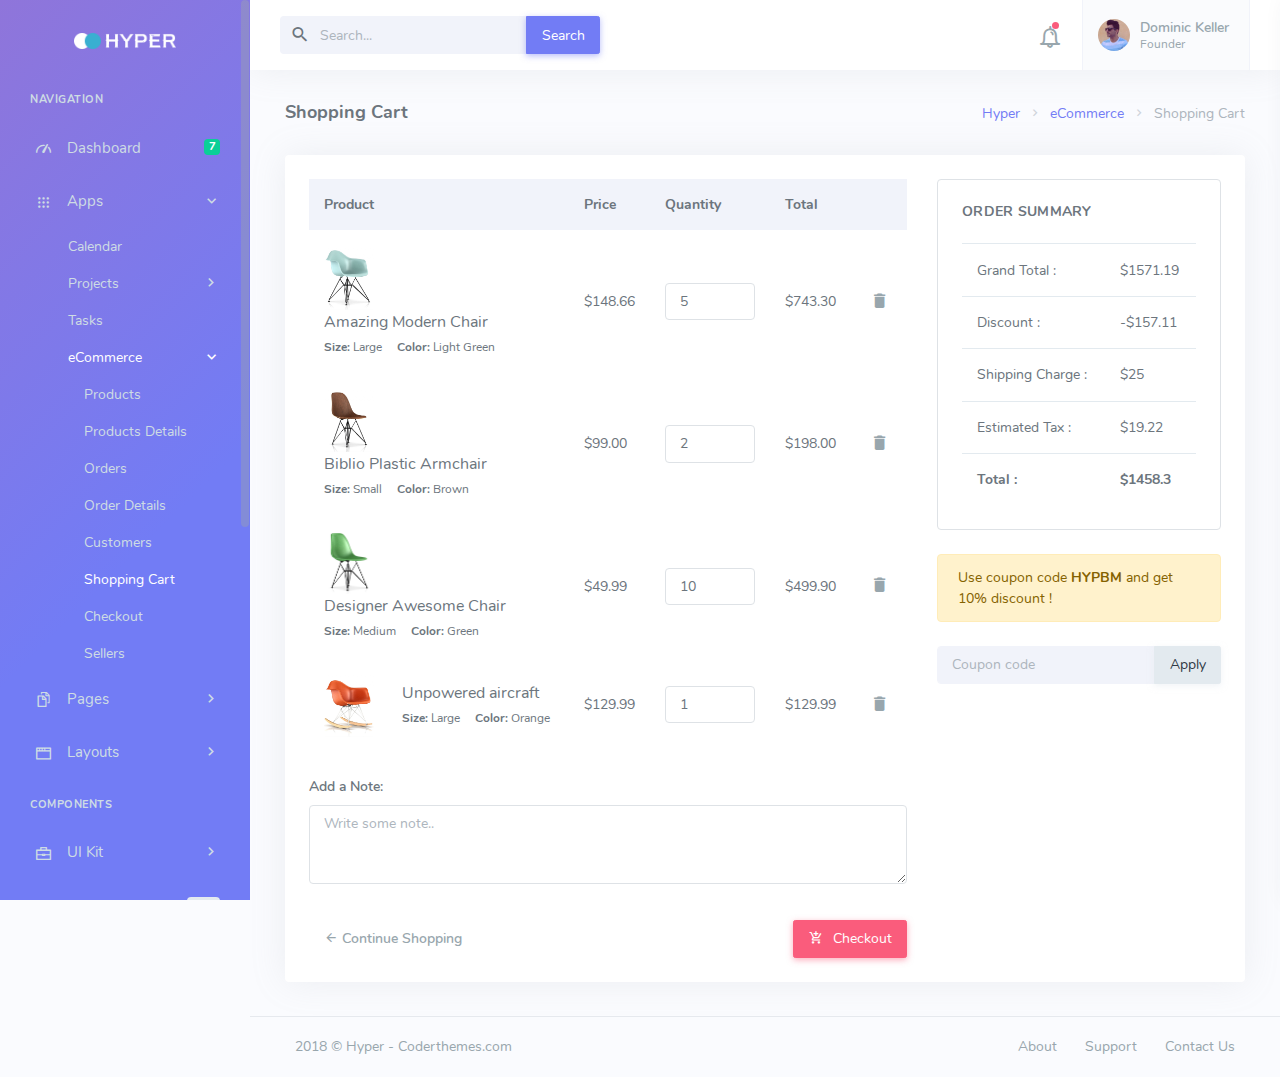
<file: apps-ecommerce-shopping-cart.html>
<!DOCTYPE html>
<html lang="en">

<head>
    <meta charset="utf-8" />
    <title>Hyper - Responsive Bootstrap 4 Admin Dashboard</title>
    <meta name="viewport" content="width=device-width, initial-scale=1.0">
    <meta content="A fully featured admin theme which can be used to build CRM, CMS, etc." name="description" />
    <meta content="Coderthemes" name="author" />
    <!-- App favicon -->
    <link rel="shortcut icon" href="assets/images/favicon.ico">

    <!-- App css -->
    <link href="assets/css/icons.min.css" rel="stylesheet" type="text/css" />
    <link href="assets/css/app.min.css" rel="stylesheet" type="text/css" />

</head>

<body>

    <!-- Begin page -->
    <div class="wrapper">

        <!-- ========== Left Sidebar Start ========== -->
        <div class="left-side-menu">

            <div class="slimscroll-menu">

                <!-- LOGO -->
                <a href="index.html" class="logo text-center">
                    <span class="logo-lg">
                        <img src="assets/images/logo.png" alt="" height="16">
                    </span>
                    <span class="logo-sm">
                        <img src="assets/images/logo_sm.png" alt="" height="16">
                    </span>
                </a>

                <!--- Sidemenu -->
                <ul class="metismenu side-nav">

                    <li class="side-nav-title side-nav-item">Navigation</li>

                    <li class="side-nav-item">
                        <a href="index.html" class="side-nav-link">
                            <i class="dripicons-meter"></i>
                            <span class="badge badge-success float-right">7</span>
                            <span> Dashboard </span>
                        </a>
                    </li>

                    <li class="side-nav-item">
                        <a href="javascript: void(0);" class="side-nav-link">
                            <i class="dripicons-view-apps"></i>
                            <span> Apps </span>
                            <span class="menu-arrow"></span>
                        </a>
                        <ul class="side-nav-second-level" aria-expanded="false">
                            <li>
                                <a href="apps-calendar.html">Calendar</a>
                            </li>
                            <li class="side-nav-item">
                                <a href="javascript: void(0);" aria-expanded="false">Projects
                                    <span class="menu-arrow"></span>
                                </a>
                                <ul class="side-nav-third-level" aria-expanded="false">
                                    <li>
                                        <a href="apps-projects-list.html">List</a>
                                    </li>
                                    <li>
                                        <a href="apps-projects-details.html">Details</a>
                                    </li>
                                </ul>
                            </li>
                            <li>
                                <a href="apps-tasks.html">Tasks</a>
                            </li>
                            <li class="side-nav-item">
                                <a href="javascript: void(0);" aria-expanded="false">eCommerce
                                    <span class="menu-arrow"></span>
                                </a>
                                <ul class="side-nav-third-level" aria-expanded="false">
                                    <li>
                                        <a href="apps-ecommerce-products.html">Products</a>
                                    </li>
                                    <li>
                                        <a href="apps-ecommerce-products-details.html">Products Details</a>
                                    </li>
                                    <li>
                                        <a href="apps-ecommerce-orders.html">Orders</a>
                                    </li>
                                    <li>
                                        <a href="apps-ecommerce-orders-details.html">Order Details</a>
                                    </li>
                                    <li>
                                        <a href="apps-ecommerce-customers.html">Customers</a>
                                    </li>
                                    <li>
                                        <a href="apps-ecommerce-shopping-cart.html">Shopping Cart</a>
                                    </li>
                                    <li>
                                        <a href="apps-ecommerce-checkout.html">Checkout</a>
                                    </li>
                                    <li>
                                        <a href="apps-ecommerce-sellers.html">Sellers</a>
                                    </li>
                                </ul>
                            </li>
                        </ul>
                    </li>
            
                    <li class="side-nav-item">
                        <a href="javascript: void(0);" class="side-nav-link">
                            <i class="dripicons-copy"></i>
                            <span> Pages </span>
                            <span class="menu-arrow"></span>
                        </a>
                        <ul class="side-nav-second-level" aria-expanded="false">
                            <li>
                                <a href="pages-starter.html">Starter Page</a>
                            </li>
                            <li>
                                <a href="pages-profile.html">Profile</a>
                            </li>
                            <li>
                                <a href="pages-invoice.html">Invoice</a>
                            </li>
                            <li>
                                <a href="pages-faq.html">FAQ</a>
                            </li>
                            <li>
                                <a href="pages-pricing.html">Pricing</a>
                            </li>
                            <li>
                                <a href="pages-maintenance.html">Maintenance</a>
                            </li>
                            <li class="side-nav-item">
                                <a href="javascript: void(0);" aria-expanded="false">Authentication
                                    <span class="menu-arrow"></span>
                                </a>
                                <ul class="side-nav-third-level" aria-expanded="false">
                                    <li>
                                        <a href="pages-login.html">Login</a>
                                    </li>
                                    <li>
                                        <a href="pages-login-2.html">Login 2</a>
                                    </li>
                                    <li>
                                        <a href="pages-register.html">Register</a>
                                    </li>
                                    <li>
                                        <a href="pages-register-2.html">Register 2</a>
                                    </li>
                                    <li>
                                        <a href="pages-logout.html">Logout</a>
                                    </li>
                                    <li>
                                        <a href="pages-logout-2.html">Logout 2</a>
                                    </li>
                                    <li>
                                        <a href="pages-recoverpw.html">Recover Password</a>
                                    </li>
                                    <li>
                                        <a href="pages-recoverpw-2.html">Recover Password 2</a>
                                    </li>
                                    <li>
                                        <a href="pages-lock-screen.html">Lock Screen</a>
                                    </li>
                                    <li>
                                        <a href="pages-lock-screen-2.html">Lock Screen 2</a>
                                    </li>
                                    <li>
                                        <a href="pages-confirm-mail.html">Confirm Mail</a>
                                    </li>
                                    <li>
                                        <a href="pages-confirm-mail-2.html">Confirm Mail 2</a>
                                    </li>
                                </ul>
                            </li>
                            <li class="side-nav-item">
                                <a href="javascript: void(0);" aria-expanded="false">Error
                                    <span class="menu-arrow"></span>
                                </a>
                                <ul class="side-nav-third-level" aria-expanded="false">
                                    <li>
                                        <a href="pages-404.html">Error 404</a>
                                    </li>
                                    <li>
                                        <a href="pages-404-alt.html">Error 404-alt</a>
                                    </li>
                                    <li>
                                        <a href="pages-500.html">Error 500</a>
                                    </li>
                                </ul>
                            </li>
                        </ul>
                    </li>

                    <li class="side-nav-item">
                        <a href="javascript: void(0);" class="side-nav-link">
                            <i class="dripicons-browser"></i>
                            <span> Layouts </span>
                            <span class="menu-arrow"></span>
                        </a>
                        <ul class="side-nav-second-level" aria-expanded="false">
                            <li>
                                <a href="layouts-horizontal.html">Horizontal</a>
                            </li>
                            <li>
                                <a href="layouts-light-sidenav.html">Light Sidenav</a>
                            </li>
                            <li>
                                <a href="layouts-collapsed.html">Collapsed Sidenav</a>
                            </li>
                            <li>
                                <a href="javascript: void(0);" class="right-bar-toggle">Right Sidebar</a>
                            </li>
                            <li>
                                <a href="layouts-boxed-vertical.html">Boxed Vertical</a>
                            </li>
                            <li>
                                <a href="layouts-boxed-horizontal.html">Boxed Horizontal</a>
                            </li>
                        </ul>
                    </li>

                    <li class="side-nav-title side-nav-item mt-1">Components</li>

                    <li class="side-nav-item">
                        <a href="javascript: void(0);" class="side-nav-link">
                            <i class="dripicons-briefcase"></i>
                            <span> UI Kit </span>
                            <span class="menu-arrow"></span>
                        </a>
                        <ul class="side-nav-second-level" aria-expanded="false">
                            <li>
                                <a href="ui-cards.html">Cards</a>
                            </li>
                            <li>
                                <a href="ui-buttons.html">Buttons</a>
                            </li>
                            <li>
                                <a href="ui-modals.html">Modals</a>
                            </li>
                            <li>
                                <a href="ui-tabs.html">Tabs</a>
                            </li>
                            <li>
                                <a href="ui-notifications.html">Notifications</a>
                            </li>
                            <li>
                                <a href="ui-grid.html">Grid</a>
                            </li>
                            <li>
                                <a href="ui-general.html">General</a>
                            </li>
                            <li>
                                <a href="ui-typography.html">Typography</a>
                            </li>
                            <li>
                                <a href="ui-icons.html">Icons</a>
                            </li>
                            <li>
                                <a href="ui-dragula.html">Dragula</a>
                            </li>
                        </ul>
                    </li>

                    <li class="side-nav-item">
                        <a href="widgets.html" class="side-nav-link">
                            <i class="dripicons-heart"></i>
                            <span class="badge badge-light float-right">New</span>
                            <span> Widgets </span>
                        </a>
                    </li>

                    <li class="side-nav-item">
                        <a href="javascript: void(0);" class="side-nav-link">
                            <i class="dripicons-document"></i>
                            <span> Forms </span>
                            <span class="menu-arrow"></span>
                        </a>
                        <ul class="side-nav-second-level" aria-expanded="false">
                            <li>
                                <a href="form-elements.html">Basic Elements</a>
                            </li>
                            <li>
                                <a href="form-advanced.html">Form Advanced</a>
                            </li>
                            <li>
                                <a href="form-validation.html">Validation</a>
                            </li>
                            <li>
                                <a href="form-wizard.html">Wizard</a>
                            </li>
                            <li>
                                <a href="form-fileuploads.html">File Uploads</a>
                            </li>
                            <li>
                                <a href="form-editors.html">Editors</a>
                            </li>
                        </ul>
                    </li>

                    <li class="side-nav-item">
                        <a href="javascript: void(0);" class="side-nav-link">
                            <i class="dripicons-graph-pie"></i>
                            <span> Charts </span>
                            <span class="menu-arrow"></span>
                        </a>
                        <ul class="side-nav-second-level" aria-expanded="false">
                            <li>
                                <a href="charts-chartjs.html">Chartjs</a>
                            </li>
                            <li>
                                <a href="charts-brite.html">Britecharts</a>
                            </li>
                            <li class="side-nav-item">
                                <a href="javascript: void(0);" aria-expanded="false">Apex Charts
                                    <span class="menu-arrow"></span>
                                </a>
                                <ul class="side-nav-third-level" aria-expanded="false">
                                    <li>
                                        <a href="charts-apex-line.html">Line</a>
                                    </li>
                                    <li>
                                        <a href="charts-apex-area.html">Area</a>
                                    </li>
                                    <li>
                                        <a href="charts-apex-column.html">Column</a>
                                    </li>
                                    <li>
                                        <a href="charts-apex-bar.html">Bar</a>
                                    </li>
                                    <li>
                                        <a href="charts-apex-mixed.html">Mixed</a>
                                    </li>
                                    <li>
                                        <a href="charts-apex-bubble.html">Bubble</a>
                                    </li>
                                    <li>
                                        <a href="charts-apex-scatter.html">Scatter</a>
                                    </li>
                                    <li>
                                        <a href="charts-apex-pie.html">Pie</a>
                                    </li>
                                    <li>
                                        <a href="charts-apex-radialbar.html">RadialBar</a>
                                    </li>
                                    <li>
                                        <a href="charts-apex-heatmap.html">Heatmap</a>
                                    </li>
                                    <li>
                                        <a href="charts-apex-sparklines.html">Sparklines</a>
                                    </li>
                                    <li>
                                        <a href="charts-apex-candlestick.html">Candlestick</a>
                                    </li>
                                </ul>
                            </li>
                        </ul>
                    </li>

                    <li class="side-nav-item">
                        <a href="javascript: void(0);" class="side-nav-link">
                            <i class="dripicons-list"></i>
                            <span> Tables </span>
                            <span class="menu-arrow"></span>
                        </a>
                        <ul class="side-nav-second-level" aria-expanded="false">
                            <li>
                                <a href="tables-basic.html">Basic Tables</a>
                            </li>
                            <li>
                                <a href="tables-datatable.html">Data Tables</a>
                            </li>
                        </ul>
                    </li>

                    <li class="side-nav-item">
                        <a href="javascript: void(0);" class="side-nav-link">
                            <i class="dripicons-location"></i>
                            <span> Maps </span>
                            <span class="menu-arrow"></span>
                        </a>
                        <ul class="side-nav-second-level" aria-expanded="false">
                            <li>
                                <a href="maps-google.html">Google Maps</a>
                            </li>
                            <li>
                                <a href="maps-vector.html">Vector Maps</a>
                            </li>
                        </ul>
                    </li>
            
                </ul>

                <!-- Help Box -->
                <div class="help-box text-white text-center">
                    <a href="javascript: void(0);" class="float-right close-btn text-white">
                        <i class="mdi mdi-close"></i>
                    </a>
                    <img src="assets/images/help-icon.svg" height="90" alt="Helper Icon Image" />
                    <h5 class="mt-3">Unlimited Access</h5>
                    <p class="mb-3">Upgrade to plan to get access to unlimited reports</p>
                    <a href="javascript: void(0);" class="btn btn-outline-light btn-sm">Upgrade</a>
                </div>
                <!-- end Help Box -->
                <!-- End Sidebar -->

                <div class="clearfix"></div>

            </div>
            <!-- Sidebar -left -->

        </div>
        <!-- Left Sidebar End -->

        <!-- ============================================================== -->
        <!-- Start Page Content here -->
        <!-- ============================================================== -->

        <div class="content-page">
            <div class="content">

                <!-- Topbar Start -->
                <div class="navbar-custom">
                    <ul class="list-unstyled topbar-right-menu float-right mb-0">

                        <li class="dropdown notification-list">
                            <a class="nav-link dropdown-toggle arrow-none" data-toggle="dropdown" href="#" role="button" aria-haspopup="false" aria-expanded="false">
                                <i class="dripicons-bell noti-icon"></i>
                                <span class="noti-icon-badge"></span>
                            </a>
                            <div class="dropdown-menu dropdown-menu-right dropdown-menu-animated dropdown-lg">

                                <!-- item-->
                                <div class="dropdown-item noti-title">
                                    <h5 class="m-0">
                                        <span class="float-right">
                                            <a href="javascript: void(0);" class="text-dark">
                                                <small>Clear All</small>
                                            </a>
                                        </span>Notification
                                    </h5>
                                </div>

                                <div class="slimscroll" style="max-height: 230px;">
                                    <!-- item-->
                                    <a href="javascript:void(0);" class="dropdown-item notify-item">
                                        <div class="notify-icon bg-primary">
                                            <i class="mdi mdi-comment-account-outline"></i>
                                        </div>
                                        <p class="notify-details">Caleb Flakelar commented on Admin
                                            <small class="text-muted">1 min ago</small>
                                        </p>
                                    </a>

                                    <!-- item-->
                                    <a href="javascript:void(0);" class="dropdown-item notify-item">
                                        <div class="notify-icon bg-info">
                                            <i class="mdi mdi-account-plus"></i>
                                        </div>
                                        <p class="notify-details">New user registered.
                                            <small class="text-muted">5 hours ago</small>
                                        </p>
                                    </a>

                                    <!-- item-->
                                    <a href="javascript:void(0);" class="dropdown-item notify-item">
                                        <div class="notify-icon">
                                            <img src="assets/images/users/avatar-2.jpg" class="img-fluid rounded-circle" alt="" /> </div>
                                        <p class="notify-details">Cristina Pride</p>
                                        <p class="text-muted mb-0 user-msg">
                                            <small>Hi, How are you? What about our next meeting</small>
                                        </p>
                                    </a>

                                    <!-- item-->
                                    <a href="javascript:void(0);" class="dropdown-item notify-item">
                                        <div class="notify-icon bg-primary">
                                            <i class="mdi mdi-comment-account-outline"></i>
                                        </div>
                                        <p class="notify-details">Caleb Flakelar commented on Admin
                                            <small class="text-muted">4 days ago</small>
                                        </p>
                                    </a>

                                    <!-- item-->
                                    <a href="javascript:void(0);" class="dropdown-item notify-item">
                                        <div class="notify-icon">
                                            <img src="assets/images/users/avatar-4.jpg" class="img-fluid rounded-circle" alt="" /> </div>
                                        <p class="notify-details">Karen Robinson</p>
                                        <p class="text-muted mb-0 user-msg">
                                            <small>Wow ! this admin looks good and awesome design</small>
                                        </p>
                                    </a>

                                    <!-- item-->
                                    <a href="javascript:void(0);" class="dropdown-item notify-item">
                                        <div class="notify-icon bg-info">
                                            <i class="mdi mdi-heart"></i>
                                        </div>
                                        <p class="notify-details">Carlos Crouch liked
                                            <b>Admin</b>
                                            <small class="text-muted">13 days ago</small>
                                        </p>
                                    </a>
                                </div>

                                <!-- All-->
                                <a href="javascript:void(0);" class="dropdown-item text-center text-primary notify-item notify-all">
                                    View All
                                </a>

                            </div>
                        </li>

                        <li class="dropdown notification-list">
                            <a class="nav-link dropdown-toggle nav-user arrow-none mr-0" data-toggle="dropdown" href="#" role="button" aria-haspopup="false"
                                aria-expanded="false">
                                <span class="account-user-avatar"> 
                                    <img src="assets/images/users/avatar-1.jpg" alt="user-image" class="rounded-circle">
                                </span>
                                <span>
                                    <span class="account-user-name">Dominic Keller</span>
                                    <span class="account-position">Founder</span>
                                </span>
                            </a>
                            <div class="dropdown-menu dropdown-menu-right dropdown-menu-animated profile-dropdown ">
                                <!-- item-->
                                <div class=" dropdown-header noti-title">
                                    <h6 class="text-overflow m-0">Welcome !</h6>
                                </div>

                                <!-- item-->
                                <a href="javascript:void(0);" class="dropdown-item notify-item">
                                    <i class="mdi mdi-account-circle"></i>
                                    <span>My Account</span>
                                </a>

                                <!-- item-->
                                <a href="javascript:void(0);" class="dropdown-item notify-item">
                                    <i class="mdi mdi-account-settings-variant"></i>
                                    <span>Settings</span>
                                </a>

                                <!-- item-->
                                <a href="javascript:void(0);" class="dropdown-item notify-item">
                                    <i class="mdi mdi-lifebuoy"></i>
                                    <span>Support</span>
                                </a>

                                <!-- item-->
                                <a href="javascript:void(0);" class="dropdown-item notify-item">
                                    <i class="mdi mdi-lock-outline"></i>
                                    <span>Lock Screen</span>
                                </a>

                                <!-- item-->
                                <a href="javascript:void(0);" class="dropdown-item notify-item">
                                    <i class="mdi mdi-logout"></i>
                                    <span>Logout</span>
                                </a>

                            </div>
                        </li>

                    </ul>
                    <button class="button-menu-mobile open-left disable-btn">
                        <i class="mdi mdi-menu"></i>
                    </button>
                    <div class="app-search">
                        <form>
                            <div class="input-group">
                                <input type="text" class="form-control" placeholder="Search...">
                                <span class="mdi mdi-magnify"></span>
                                <div class="input-group-append">
                                    <button class="btn btn-primary" type="submit">Search</button>
                                </div>
                            </div>
                        </form>
                    </div>
                </div>
                <!-- end Topbar -->

                <!-- Start Content-->
                <div class="container-fluid">

                    <!-- start page title -->
                    <div class="row">
                        <div class="col-12">
                            <div class="page-title-box">
                                <div class="page-title-right">
                                    <ol class="breadcrumb m-0">
                                        <li class="breadcrumb-item"><a href="javascript: void(0);">Hyper</a></li>
                                        <li class="breadcrumb-item"><a href="javascript: void(0);">eCommerce</a></li>
                                        <li class="breadcrumb-item active">Shopping Cart</li>
                                    </ol>
                                </div>
                                <h4 class="page-title">Shopping Cart</h4>
                            </div>
                        </div>
                    </div>
                    <!-- end page title -->

                    <div class="row">
                        <div class="col-12">
                            <div class="card">
                                <div class="card-body">
                                    <div class="row">
                                        <div class="col-lg-8">
                                            <div class="table-responsive">
                                                <table class="table table-borderless table-centered mb-0">
                                                    <thead class="thead-light">
                                                        <tr>
                                                            <th>Product</th>
                                                            <th>Price</th>
                                                            <th>Quantity</th>
                                                            <th>Total</th>
                                                            <th style="width: 50px;"></th>
                                                        </tr>
                                                    </thead>
                                                    <tbody>
                                                        <tr>
                                                            <td>
                                                                <img src="assets/images/products/product-1.jpg" alt="contact-img"
                                                                    title="contact-img" class="rounded mr-3" height="64" />
                                                                <p class="m-0 d-inline-block align-middle font-16">
                                                                    <a href="apps-ecommerce-products-details.html"
                                                                        class="text-body">Amazing Modern Chair</a>
                                                                    <br>
                                                                    <small class="mr-2"><b>Size:</b> Large </small>
                                                                    <small><b>Color:</b> Light Green
                                                                    </small>
                                                                </p>
                                                            </td>
                                                            <td>
                                                                $148.66
                                                            </td>
                                                            <td>
                                                                <input type="number" min="1" value="5" class="form-control"
                                                                    placeholder="Qty" style="width: 90px;">
                                                            </td>
                                                            <td>
                                                                $743.30
                                                            </td>
                                                            <td>
                                                                <a href="javascript:void(0);" class="action-icon"> <i
                                                                        class="mdi mdi-delete"></i></a>
                                                            </td>
                                                        </tr>
                                                        <tr>
                                                            <td>
                                                                <img src="assets/images/products/product-2.jpg" alt="contact-img"
                                                                    title="contact-img" class="rounded mr-3" height="64" />
                                                                <p class="m-0 d-inline-block align-middle font-16">
                                                                    <a href="apps-ecommerce-products-details.html"
                                                                        class="text-body">Biblio Plastic Armchair</a>
                                                                    <br>
                                                                    <small class="mr-2"><b>Size:</b> Small </small>
                                                                    <small><b>Color:</b> Brown </small>
                                                                </p>
                                                            </td>
                                                            <td>
                                                                $99.00
                                                            </td>
                                                            <td>
                                                                <input type="number" min="1" value="2" class="form-control"
                                                                    placeholder="Qty" style="width: 90px;">
                                                            </td>
                                                            <td>
                                                                $198.00
                                                            </td>
                                                            <td>
                                                                <a href="javascript:void(0);" class="action-icon"> <i
                                                                        class="mdi mdi-delete"></i></a>
                                                            </td>
                                                        </tr>
                                                        <tr>
                                                            <td>
                                                                <img src="assets/images/products/product-3.jpg" alt="contact-img"
                                                                    title="contact-img" class="rounded mr-3" height="64" />
                                                                <p class="m-0 d-inline-block align-middle font-16">
                                                                    <a href="apps-ecommerce-products-details.html"
                                                                        class="text-body">Designer Awesome Chair</a>
                                                                    <br>
                                                                    <small class="mr-2"><b>Size:</b> Medium </small>
                                                                    <small><b>Color:</b> Green </small>
                                                                </p>
                                                            </td>
                                                            <td>
                                                                $49.99
                                                            </td>
                                                            <td>
                                                                <input type="number" min="1" value="10" class="form-control"
                                                                    placeholder="Qty" style="width: 90px;">
                                                            </td>
                                                            <td>
                                                                $499.90
                                                            </td>
                                                            <td>
                                                                <a href="javascript:void(0);" class="action-icon"> <i
                                                                        class="mdi mdi-delete"></i></a>
                                                            </td>
                                                        </tr>
                                                        <tr>
                                                            <td>
                                                                <img src="assets/images/products/product-5.jpg" alt="contact-img"
                                                                    title="contact-img" class="rounded mr-3" height="64" />
                                                                <p class="m-0 d-inline-block align-middle font-16">
                                                                    <a href="apps-ecommerce-products-details.html"
                                                                        class="text-body">Unpowered aircraft</a>
                                                                    <br>
                                                                    <small class="mr-2"><b>Size:</b> Large </small>
                                                                    <small><b>Color:</b> Orange </small>
                                                                </p>
                                                            </td>
                                                            <td>
                                                                $129.99
                                                            </td>
                                                            <td>
                                                                <input type="number" min="1" value="1" class="form-control"
                                                                    placeholder="Qty" style="width: 90px;">
                                                            </td>
                                                            <td>
                                                                $129.99
                                                            </td>
                                                            <td>
                                                                <a href="javascript:void(0);" class="action-icon"> <i
                                                                        class="mdi mdi-delete"></i></a>
                                                            </td>
                                                        </tr>
                                                    </tbody>
                                                </table>
                                            </div> <!-- end table-responsive-->

                                            <!-- Add note input-->
                                            <div class="mt-3">
                                                <label for="example-textarea">Add a Note:</label>
                                                <textarea class="form-control" id="example-textarea" rows="3"
                                                    placeholder="Write some note.."></textarea>
                                            </div>

                                            <!-- action buttons-->
                                            <div class="row mt-4">
                                                <div class="col-sm-6">
                                                    <a href="apps-ecommerce-products.html" class="btn text-muted d-none d-sm-inline-block btn-link font-weight-semibold">
                                                        <i class="mdi mdi-arrow-left"></i> Continue Shopping </a>
                                                </div> <!-- end col -->
                                                <div class="col-sm-6">
                                                    <div class="text-sm-right">
                                                        <a href="apps-ecommerce-checkout.html" class="btn btn-danger">
                                                            <i class="mdi mdi-cart-plus mr-1"></i> Checkout </a>
                                                    </div>
                                                </div> <!-- end col -->
                                            </div> <!-- end row-->
                                        </div>
                                        <!-- end col -->

                                        <div class="col-lg-4">
                                            <div class="border p-3 mt-4 mt-lg-0 rounded">
                                                <h4 class="header-title mb-3">Order Summary</h4>

                                                <div class="table-responsive">
                                                    <table class="table mb-0">
                                                        <tbody>
                                                            <tr>
                                                                <td>Grand Total :</td>
                                                                <td>$1571.19</td>
                                                            </tr>
                                                            <tr>
                                                                <td>Discount : </td>
                                                                <td>-$157.11</td>
                                                            </tr>
                                                            <tr>
                                                                <td>Shipping Charge :</td>
                                                                <td>$25</td>
                                                            </tr>
                                                            <tr>
                                                                <td>Estimated Tax : </td>
                                                                <td>$19.22</td>
                                                            </tr>
                                                            <tr>
                                                                <th>Total :</th>
                                                                <th>$1458.3</th>
                                                            </tr>
                                                        </tbody>
                                                    </table>
                                                </div>
                                                <!-- end table-responsive -->
                                            </div>

                                            <div class="alert alert-warning mt-3" role="alert">
                                                Use coupon code <strong>HYPBM</strong> and get 10% discount !
                                            </div>

                                            <div class="input-group mt-3">
                                                <input type="text" class="form-control form-control-light" placeholder="Coupon code"
                                                    aria-label="Recipient's username">
                                                <div class="input-group-append">
                                                    <button class="btn btn-light" type="button">Apply</button>
                                                </div>
                                            </div>

                                        </div> <!-- end col -->

                                    </div> <!-- end row -->
                                </div> <!-- end card-body-->
                            </div> <!-- end card-->
                        </div> <!-- end col -->
                    </div>
                    <!-- end row -->

                </div> <!-- container -->

            </div> <!-- content -->

            <!-- Footer Start -->
            <footer class="footer">
                <div class="container-fluid">
                    <div class="row">
                        <div class="col-md-6">
                            2018 © Hyper - Coderthemes.com
                        </div>
                        <div class="col-md-6">
                            <div class="text-md-right footer-links d-none d-md-block">
                                <a href="javascript: void(0);">About</a>
                                <a href="javascript: void(0);">Support</a>
                                <a href="javascript: void(0);">Contact Us</a>
                            </div>
                        </div>
                    </div>
                </div>
            </footer>
            <!-- end Footer -->

        </div>

        <!-- ============================================================== -->
        <!-- End Page content -->
        <!-- ============================================================== -->


    </div>
    <!-- END wrapper -->


    <!-- Right Sidebar -->
    <div class="right-bar">

        <div class="rightbar-title">
            <a href="javascript:void(0);" class="right-bar-toggle float-right">
                <i class="dripicons-cross noti-icon"></i>
            </a>
            <h5 class="m-0">Settings</h5>
        </div>

        <div class="slimscroll-menu rightbar-content">

            <!-- Settings -->
            <hr class="mt-0" />
            <h5 class="pl-3">Basic Settings</h5>
            <hr class="mb-0" />

            <div class="p-3">
                <div class="custom-control custom-checkbox mb-2">
                    <input type="checkbox" class="custom-control-input" id="notifications-check" checked>
                    <label class="custom-control-label" for="notifications-check">Notifications</label>
                </div>

                <div class="custom-control custom-checkbox mb-2">
                    <input type="checkbox" class="custom-control-input" id="api-access-check">
                    <label class="custom-control-label" for="api-access-check">API Access</label>
                </div>

                <div class="custom-control custom-checkbox mb-2">
                    <input type="checkbox" class="custom-control-input" id="auto-updates-check" checked>
                    <label class="custom-control-label" for="auto-updates-check">Auto Updates</label>
                </div>

                <div class="custom-control custom-checkbox mb-2">
                    <input type="checkbox" class="custom-control-input" id="online-status-check" checked>
                    <label class="custom-control-label" for="online-status-check">Online Status</label>
                </div>

                <div class="custom-control custom-checkbox mb-2">
                    <input type="checkbox" class="custom-control-input" id="auto-payout-check">
                    <label class="custom-control-label" for="auto-payout-check">Auto Payout</label>
                </div>

            </div>


            <!-- Timeline -->
            <hr class="mt-0" />
            <h5 class="pl-3">Recent Activity</h5>
            <hr class="mb-0" />
            <div class="pl-2 pr-2">
                <div class="timeline-alt">
                    <div class="timeline-item">
                        <i class="mdi mdi-upload bg-info-lighten text-info timeline-icon"></i>
                        <div class="timeline-item-info">
                            <a href="#" class="text-info font-weight-bold mb-1 d-block">You sold an item</a>
                            <small>Paul Burgess just purchased “Hyper - Admin Dashboard”!</small>
                            <p>
                                <small class="text-muted">5 minutes ago</small>
                            </p>
                        </div>
                    </div>

                    <div class="timeline-item">
                        <i class="mdi mdi-airplane bg-primary-lighten text-primary timeline-icon"></i>
                        <div class="timeline-item-info">
                            <a href="#" class="text-primary font-weight-bold mb-1 d-block">Product on the Bootstrap Market</a>
                            <small>Dave Gamache added
                                <span class="font-weight-bold">Admin Dashboard</span>
                            </small>
                            <p>
                                <small class="text-muted">30 minutes ago</small>
                            </p>
                        </div>
                    </div>

                    <div class="timeline-item">
                        <i class="mdi mdi-microphone bg-info-lighten text-info timeline-icon"></i>
                        <div class="timeline-item-info">
                            <a href="#" class="text-info font-weight-bold mb-1 d-block">Robert Delaney</a>
                            <small>Send you message
                                <span class="font-weight-bold">"Are you there?"</span>
                            </small>
                            <p>
                                <small class="text-muted">2 hours ago</small>
                            </p>
                        </div>
                    </div>

                    <div class="timeline-item">
                        <i class="mdi mdi-upload bg-primary-lighten text-primary timeline-icon"></i>
                        <div class="timeline-item-info">
                            <a href="#" class="text-primary font-weight-bold mb-1 d-block">Audrey Tobey</a>
                            <small>Uploaded a photo
                                <span class="font-weight-bold">"Error.jpg"</span>
                            </small>
                            <p>
                                <small class="text-muted">14 hours ago</small>
                            </p>
                        </div>
                    </div>

                    <div class="timeline-item">
                        <i class="mdi mdi-upload bg-info-lighten text-info timeline-icon"></i>
                        <div class="timeline-item-info">
                            <a href="#" class="text-info font-weight-bold mb-1 d-block">You sold an item</a>
                            <small>Paul Burgess just purchased “Hyper - Admin Dashboard”!</small>
                            <p>
                                <small class="text-muted">1 day ago</small>
                            </p>
                        </div>
                    </div>

                </div>
            </div>
        </div>
    </div>
    <!-- /Right-bar -->


    <!-- App js -->
    <script src="assets/js/app.min.js"></script>
</body>

</html>
</file>
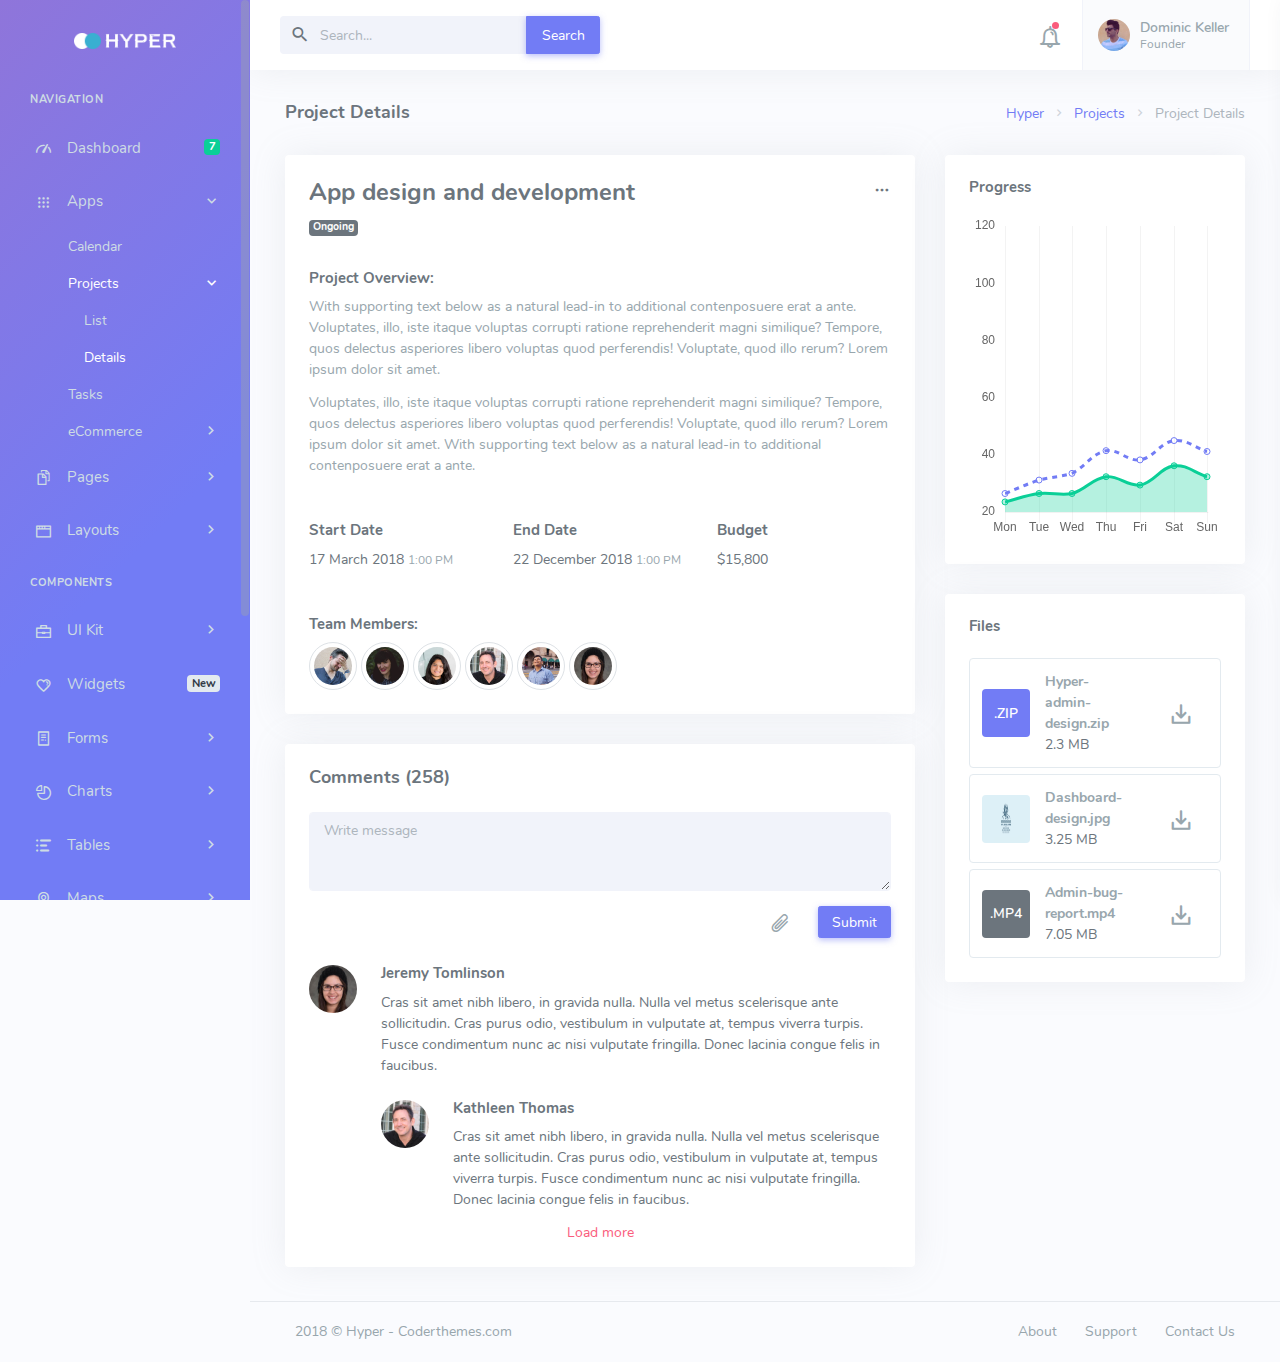
<file: apps-projects-details.html>
<!DOCTYPE html>
<html lang="en">
    <head>
        <meta charset="utf-8" />
        <title>Hyper - Responsive Bootstrap 4 Admin Dashboard</title>
        <meta name="viewport" content="width=device-width, initial-scale=1.0">
        <meta content="A fully featured admin theme which can be used to build CRM, CMS, etc." name="description" />
        <meta content="Coderthemes" name="author" />
        <!-- App favicon -->
        <link rel="shortcut icon" href="assets/images/favicon.ico">

        <!-- App css -->
        <link href="assets/css/icons.min.css" rel="stylesheet" type="text/css" />
        <link href="assets/css/app.min.css" rel="stylesheet" type="text/css" />

    </head>

    <body>

        <!-- Begin page -->
        <div class="wrapper">

            <!-- ========== Left Sidebar Start ========== -->
            <div class="left-side-menu">

                <div class="slimscroll-menu">

                    <!-- LOGO -->
                    <a href="index.html" class="logo text-center">
                        <span class="logo-lg">
                            <img src="assets/images/logo.png" alt="" height="16">
                        </span>
                        <span class="logo-sm">
                            <img src="assets/images/logo_sm.png" alt="" height="16">
                        </span>
                    </a>

                    <!--- Sidemenu -->
                    <ul class="metismenu side-nav">

                        <li class="side-nav-title side-nav-item">Navigation</li>

                        <li class="side-nav-item">
                            <a href="index.html" class="side-nav-link">
                                <i class="dripicons-meter"></i>
                                <span class="badge badge-success float-right">7</span>
                                <span> Dashboard </span>
                            </a>
                        </li>

                        <li class="side-nav-item">
                            <a href="javascript: void(0);" class="side-nav-link">
                                <i class="dripicons-view-apps"></i>
                                <span> Apps </span>
                                <span class="menu-arrow"></span>
                            </a>
                            <ul class="side-nav-second-level" aria-expanded="false">
                                <li>
                                    <a href="apps-calendar.html">Calendar</a>
                                </li>
                                <li class="side-nav-item">
                                    <a href="javascript: void(0);" aria-expanded="false">Projects
                                        <span class="menu-arrow"></span>
                                    </a>
                                    <ul class="side-nav-third-level" aria-expanded="false">
                                        <li>
                                            <a href="apps-projects-list.html">List</a>
                                        </li>
                                        <li>
                                            <a href="apps-projects-details.html">Details</a>
                                        </li>
                                    </ul>
                                </li>
                                <li>
                                    <a href="apps-tasks.html">Tasks</a>
                                </li>
                                <li class="side-nav-item">
                                    <a href="javascript: void(0);" aria-expanded="false">eCommerce
                                        <span class="menu-arrow"></span>
                                    </a>
                                    <ul class="side-nav-third-level" aria-expanded="false">
                                        <li>
                                            <a href="apps-ecommerce-products.html">Products</a>
                                        </li>
                                        <li>
                                            <a href="apps-ecommerce-products-details.html">Products Details</a>
                                        </li>
                                        <li>
                                            <a href="apps-ecommerce-orders.html">Orders</a>
                                        </li>
                                        <li>
                                            <a href="apps-ecommerce-orders-details.html">Order Details</a>
                                        </li>
                                        <li>
                                            <a href="apps-ecommerce-customers.html">Customers</a>
                                        </li>
                                        <li>
                                            <a href="apps-ecommerce-shopping-cart.html">Shopping Cart</a>
                                        </li>
                                        <li>
                                            <a href="apps-ecommerce-checkout.html">Checkout</a>
                                        </li>
                                        <li>
                                            <a href="apps-ecommerce-sellers.html">Sellers</a>
                                        </li>
                                    </ul>
                                </li>
                            </ul>
                        </li>
            
                        <li class="side-nav-item">
                            <a href="javascript: void(0);" class="side-nav-link">
                                <i class="dripicons-copy"></i>
                                <span> Pages </span>
                                <span class="menu-arrow"></span>
                            </a>
                            <ul class="side-nav-second-level" aria-expanded="false">
                                <li>
                                    <a href="pages-starter.html">Starter Page</a>
                                </li>
                                <li>
                                    <a href="pages-profile.html">Profile</a>
                                </li>
                                <li>
                                    <a href="pages-invoice.html">Invoice</a>
                                </li>
                                <li>
                                    <a href="pages-faq.html">FAQ</a>
                                </li>
                                <li>
                                    <a href="pages-pricing.html">Pricing</a>
                                </li>
                                <li>
                                    <a href="pages-maintenance.html">Maintenance</a>
                                </li>
                                <li class="side-nav-item">
                                    <a href="javascript: void(0);" aria-expanded="false">Authentication
                                        <span class="menu-arrow"></span>
                                    </a>
                                    <ul class="side-nav-third-level" aria-expanded="false">
                                        <li>
                                            <a href="pages-login.html">Login</a>
                                        </li>
                                        <li>
                                            <a href="pages-login-2.html">Login 2</a>
                                        </li>
                                        <li>
                                            <a href="pages-register.html">Register</a>
                                        </li>
                                        <li>
                                            <a href="pages-register-2.html">Register 2</a>
                                        </li>
                                        <li>
                                            <a href="pages-logout.html">Logout</a>
                                        </li>
                                        <li>
                                            <a href="pages-logout-2.html">Logout 2</a>
                                        </li>
                                        <li>
                                            <a href="pages-recoverpw.html">Recover Password</a>
                                        </li>
                                        <li>
                                            <a href="pages-recoverpw-2.html">Recover Password 2</a>
                                        </li>
                                        <li>
                                            <a href="pages-lock-screen.html">Lock Screen</a>
                                        </li>
                                        <li>
                                            <a href="pages-lock-screen-2.html">Lock Screen 2</a>
                                        </li>
                                        <li>
                                            <a href="pages-confirm-mail.html">Confirm Mail</a>
                                        </li>
                                        <li>
                                            <a href="pages-confirm-mail-2.html">Confirm Mail 2</a>
                                        </li>
                                    </ul>
                                </li>
                                <li class="side-nav-item">
                                    <a href="javascript: void(0);" aria-expanded="false">Error
                                        <span class="menu-arrow"></span>
                                    </a>
                                    <ul class="side-nav-third-level" aria-expanded="false">
                                        <li>
                                            <a href="pages-404.html">Error 404</a>
                                        </li>
                                        <li>
                                            <a href="pages-404-alt.html">Error 404-alt</a>
                                        </li>
                                        <li>
                                            <a href="pages-500.html">Error 500</a>
                                        </li>
                                    </ul>
                                </li>
                            </ul>
                        </li>

                        <li class="side-nav-item">
                            <a href="javascript: void(0);" class="side-nav-link">
                                <i class="dripicons-browser"></i>
                                <span> Layouts </span>
                                <span class="menu-arrow"></span>
                            </a>
                            <ul class="side-nav-second-level" aria-expanded="false">
                                <li>
                                    <a href="layouts-horizontal.html">Horizontal</a>
                                </li>
                                <li>
                                    <a href="layouts-light-sidenav.html">Light Sidenav</a>
                                </li>
                                <li>
                                    <a href="layouts-collapsed.html">Collapsed Sidenav</a>
                                </li>
                                <li>
                                    <a href="javascript: void(0);" class="right-bar-toggle">Right Sidebar</a>
                                </li>
                                <li>
                                    <a href="layouts-boxed-vertical.html">Boxed Vertical</a>
                                </li>
                                <li>
                                    <a href="layouts-boxed-horizontal.html">Boxed Horizontal</a>
                                </li>
                            </ul>
                        </li>

                        <li class="side-nav-title side-nav-item mt-1">Components</li>

                        <li class="side-nav-item">
                            <a href="javascript: void(0);" class="side-nav-link">
                                <i class="dripicons-briefcase"></i>
                                <span> UI Kit </span>
                                <span class="menu-arrow"></span>
                            </a>
                            <ul class="side-nav-second-level" aria-expanded="false">
                                <li>
                                    <a href="ui-cards.html">Cards</a>
                                </li>
                                <li>
                                    <a href="ui-buttons.html">Buttons</a>
                                </li>
                                <li>
                                    <a href="ui-modals.html">Modals</a>
                                </li>
                                <li>
                                    <a href="ui-tabs.html">Tabs</a>
                                </li>
                                <li>
                                    <a href="ui-notifications.html">Notifications</a>
                                </li>
                                <li>
                                    <a href="ui-grid.html">Grid</a>
                                </li>
                                <li>
                                    <a href="ui-general.html">General</a>
                                </li>
                                <li>
                                    <a href="ui-typography.html">Typography</a>
                                </li>
                                <li>
                                    <a href="ui-icons.html">Icons</a>
                                </li>
                                <li>
                                    <a href="ui-dragula.html">Dragula</a>
                                </li>
                            </ul>
                        </li>

                        <li class="side-nav-item">
                            <a href="widgets.html" class="side-nav-link">
                                <i class="dripicons-heart"></i>
                                <span class="badge badge-light float-right">New</span>
                                <span> Widgets </span>
                            </a>
                        </li>

                        <li class="side-nav-item">
                            <a href="javascript: void(0);" class="side-nav-link">
                                <i class="dripicons-document"></i>
                                <span> Forms </span>
                                <span class="menu-arrow"></span>
                            </a>
                            <ul class="side-nav-second-level" aria-expanded="false">
                                <li>
                                    <a href="form-elements.html">Basic Elements</a>
                                </li>
                                <li>
                                    <a href="form-advanced.html">Form Advanced</a>
                                </li>
                                <li>
                                    <a href="form-validation.html">Validation</a>
                                </li>
                                <li>
                                    <a href="form-wizard.html">Wizard</a>
                                </li>
                                <li>
                                    <a href="form-fileuploads.html">File Uploads</a>
                                </li>
                                <li>
                                    <a href="form-editors.html">Editors</a>
                                </li>
                            </ul>
                        </li>

                        <li class="side-nav-item">
                            <a href="javascript: void(0);" class="side-nav-link">
                                <i class="dripicons-graph-pie"></i>
                                <span> Charts </span>
                                <span class="menu-arrow"></span>
                            </a>
                            <ul class="side-nav-second-level" aria-expanded="false">
                                <li>
                                    <a href="charts-chartjs.html">Chartjs</a>
                                </li>
                                <li>
                                    <a href="charts-brite.html">Britecharts</a>
                                </li>
                                <li class="side-nav-item">
                                    <a href="javascript: void(0);" aria-expanded="false">Apex Charts
                                        <span class="menu-arrow"></span>
                                    </a>
                                    <ul class="side-nav-third-level" aria-expanded="false">
                                        <li>
                                            <a href="charts-apex-line.html">Line</a>
                                        </li>
                                        <li>
                                            <a href="charts-apex-area.html">Area</a>
                                        </li>
                                        <li>
                                            <a href="charts-apex-column.html">Column</a>
                                        </li>
                                        <li>
                                            <a href="charts-apex-bar.html">Bar</a>
                                        </li>
                                        <li>
                                            <a href="charts-apex-mixed.html">Mixed</a>
                                        </li>
                                        <li>
                                            <a href="charts-apex-bubble.html">Bubble</a>
                                        </li>
                                        <li>
                                            <a href="charts-apex-scatter.html">Scatter</a>
                                        </li>
                                        <li>
                                            <a href="charts-apex-pie.html">Pie</a>
                                        </li>
                                        <li>
                                            <a href="charts-apex-radialbar.html">RadialBar</a>
                                        </li>
                                        <li>
                                            <a href="charts-apex-heatmap.html">Heatmap</a>
                                        </li>
                                        <li>
                                            <a href="charts-apex-sparklines.html">Sparklines</a>
                                        </li>
                                        <li>
                                            <a href="charts-apex-candlestick.html">Candlestick</a>
                                        </li>
                                    </ul>
                                </li>
                            </ul>
                        </li>

                        <li class="side-nav-item">
                            <a href="javascript: void(0);" class="side-nav-link">
                                <i class="dripicons-list"></i>
                                <span> Tables </span>
                                <span class="menu-arrow"></span>
                            </a>
                            <ul class="side-nav-second-level" aria-expanded="false">
                                <li>
                                    <a href="tables-basic.html">Basic Tables</a>
                                </li>
                                <li>
                                    <a href="tables-datatable.html">Data Tables</a>
                                </li>
                            </ul>
                        </li>

                        <li class="side-nav-item">
                            <a href="javascript: void(0);" class="side-nav-link">
                                <i class="dripicons-location"></i>
                                <span> Maps </span>
                                <span class="menu-arrow"></span>
                            </a>
                            <ul class="side-nav-second-level" aria-expanded="false">
                                <li>
                                    <a href="maps-google.html">Google Maps</a>
                                </li>
                                <li>
                                    <a href="maps-vector.html">Vector Maps</a>
                                </li>
                            </ul>
                        </li>
            
                    </ul>

                    <!-- Help Box -->
                    <div class="help-box text-white text-center">
                        <a href="javascript: void(0);" class="float-right close-btn text-white">
                            <i class="mdi mdi-close"></i>
                        </a>
                        <img src="assets/images/help-icon.svg" height="90" alt="Helper Icon Image" />
                        <h5 class="mt-3">Unlimited Access</h5>
                        <p class="mb-3">Upgrade to plan to get access to unlimited reports</p>
                        <a href="javascript: void(0);" class="btn btn-outline-light btn-sm">Upgrade</a>
                    </div>
                    <!-- end Help Box -->
                    <!-- End Sidebar -->

                    <div class="clearfix"></div>

                </div>
                <!-- Sidebar -left -->

            </div>
            <!-- Left Sidebar End -->

            <!-- ============================================================== -->
            <!-- Start Page Content here -->
            <!-- ============================================================== -->

            <div class="content-page">
                <div class="content">

                    <!-- Topbar Start -->
                    <div class="navbar-custom">
                        <ul class="list-unstyled topbar-right-menu float-right mb-0">

                            <li class="dropdown notification-list">
                                <a class="nav-link dropdown-toggle arrow-none" data-toggle="dropdown" href="#" role="button" aria-haspopup="false" aria-expanded="false">
                                    <i class="dripicons-bell noti-icon"></i>
                                    <span class="noti-icon-badge"></span>
                                </a>
                                <div class="dropdown-menu dropdown-menu-right dropdown-menu-animated dropdown-lg">

                                    <!-- item-->
                                    <div class="dropdown-item noti-title">
                                        <h5 class="m-0">
                                            <span class="float-right">
                                                <a href="javascript: void(0);" class="text-dark">
                                                    <small>Clear All</small>
                                                </a>
                                            </span>Notification
                                        </h5>
                                    </div>

                                    <div class="slimscroll" style="max-height: 230px;">
                                        <!-- item-->
                                        <a href="javascript:void(0);" class="dropdown-item notify-item">
                                            <div class="notify-icon bg-primary">
                                                <i class="mdi mdi-comment-account-outline"></i>
                                            </div>
                                            <p class="notify-details">Caleb Flakelar commented on Admin
                                                <small class="text-muted">1 min ago</small>
                                            </p>
                                        </a>

                                        <!-- item-->
                                        <a href="javascript:void(0);" class="dropdown-item notify-item">
                                            <div class="notify-icon bg-info">
                                                <i class="mdi mdi-account-plus"></i>
                                            </div>
                                            <p class="notify-details">New user registered.
                                                <small class="text-muted">5 hours ago</small>
                                            </p>
                                        </a>

                                        <!-- item-->
                                        <a href="javascript:void(0);" class="dropdown-item notify-item">
                                            <div class="notify-icon">
                                                <img src="assets/images/users/avatar-2.jpg" class="img-fluid rounded-circle" alt="" /> </div>
                                            <p class="notify-details">Cristina Pride</p>
                                            <p class="text-muted mb-0 user-msg">
                                                <small>Hi, How are you? What about our next meeting</small>
                                            </p>
                                        </a>

                                        <!-- item-->
                                        <a href="javascript:void(0);" class="dropdown-item notify-item">
                                            <div class="notify-icon bg-primary">
                                                <i class="mdi mdi-comment-account-outline"></i>
                                            </div>
                                            <p class="notify-details">Caleb Flakelar commented on Admin
                                                <small class="text-muted">4 days ago</small>
                                            </p>
                                        </a>

                                        <!-- item-->
                                        <a href="javascript:void(0);" class="dropdown-item notify-item">
                                            <div class="notify-icon">
                                                <img src="assets/images/users/avatar-4.jpg" class="img-fluid rounded-circle" alt="" /> </div>
                                            <p class="notify-details">Karen Robinson</p>
                                            <p class="text-muted mb-0 user-msg">
                                                <small>Wow ! this admin looks good and awesome design</small>
                                            </p>
                                        </a>

                                        <!-- item-->
                                        <a href="javascript:void(0);" class="dropdown-item notify-item">
                                            <div class="notify-icon bg-info">
                                                <i class="mdi mdi-heart"></i>
                                            </div>
                                            <p class="notify-details">Carlos Crouch liked
                                                <b>Admin</b>
                                                <small class="text-muted">13 days ago</small>
                                            </p>
                                        </a>
                                    </div>

                                    <!-- All-->
                                    <a href="javascript:void(0);" class="dropdown-item text-center text-primary notify-item notify-all">
                                        View All
                                    </a>

                                </div>
                            </li>

                            <li class="dropdown notification-list">
                                <a class="nav-link dropdown-toggle nav-user arrow-none mr-0" data-toggle="dropdown" href="#" role="button" aria-haspopup="false"
                                    aria-expanded="false">
                                    <span class="account-user-avatar"> 
                                        <img src="assets/images/users/avatar-1.jpg" alt="user-image" class="rounded-circle">
                                    </span>
                                    <span>
                                        <span class="account-user-name">Dominic Keller</span>
                                        <span class="account-position">Founder</span>
                                    </span>
                                </a>
                                <div class="dropdown-menu dropdown-menu-right dropdown-menu-animated profile-dropdown ">
                                    <!-- item-->
                                    <div class=" dropdown-header noti-title">
                                        <h6 class="text-overflow m-0">Welcome !</h6>
                                    </div>

                                    <!-- item-->
                                    <a href="javascript:void(0);" class="dropdown-item notify-item">
                                        <i class="mdi mdi-account-circle"></i>
                                        <span>My Account</span>
                                    </a>

                                    <!-- item-->
                                    <a href="javascript:void(0);" class="dropdown-item notify-item">
                                        <i class="mdi mdi-account-settings-variant"></i>
                                        <span>Settings</span>
                                    </a>

                                    <!-- item-->
                                    <a href="javascript:void(0);" class="dropdown-item notify-item">
                                        <i class="mdi mdi-lifebuoy"></i>
                                        <span>Support</span>
                                    </a>

                                    <!-- item-->
                                    <a href="javascript:void(0);" class="dropdown-item notify-item">
                                        <i class="mdi mdi-lock-outline"></i>
                                        <span>Lock Screen</span>
                                    </a>

                                    <!-- item-->
                                    <a href="javascript:void(0);" class="dropdown-item notify-item">
                                        <i class="mdi mdi-logout"></i>
                                        <span>Logout</span>
                                    </a>

                                </div>
                            </li>

                        </ul>
                        <button class="button-menu-mobile open-left disable-btn">
                            <i class="mdi mdi-menu"></i>
                        </button>
                        <div class="app-search">
                            <form>
                                <div class="input-group">
                                    <input type="text" class="form-control" placeholder="Search...">
                                    <span class="mdi mdi-magnify"></span>
                                    <div class="input-group-append">
                                        <button class="btn btn-primary" type="submit">Search</button>
                                    </div>
                                </div>
                            </form>
                        </div>
                    </div>
                    <!-- end Topbar -->

                    <!-- Start Content-->
                    <div class="container-fluid">
                        
                        <!-- start page title -->
                        <div class="row">
                            <div class="col-12">
                                <div class="page-title-box">
                                    <div class="page-title-right">
                                        <ol class="breadcrumb m-0">
                                            <li class="breadcrumb-item"><a href="javascript: void(0);">Hyper</a></li>
                                            <li class="breadcrumb-item"><a href="javascript: void(0);">Projects</a></li>
                                            <li class="breadcrumb-item active">Project Details</li>
                                        </ol>
                                    </div>
                                    <h4 class="page-title">Project Details</h4>
                                </div>
                            </div>
                        </div>     
                        <!-- end page title --> 

                        <div class="row">
                            <div class="col-md-8">
                                <!-- project card -->
                                <div class="card d-block">
                                    <div class="card-body">
                                        <div class="dropdown card-widgets">
                                            <a href="javascript:void(0);" class="dropdown-toggle arrow-none" data-toggle="dropdown" aria-expanded="false">
                                                <i class="dripicons-dots-3"></i>
                                            </a>
                                            <div class="dropdown-menu dropdown-menu-right" x-placement="bottom-end" style="position: absolute; will-change: transform; top: 0px; left: 0px; transform: translate3d(-142px, 20px, 0px);">
                                                <!-- item-->
                                                <a href="javascript:void(0);" class="dropdown-item"><i class="mdi mdi-pencil mr-1"></i>Edit</a>
                                                <!-- item-->
                                                <a href="javascript:void(0);" class="dropdown-item"><i class="mdi mdi-delete mr-1"></i>Delete</a>
                                                <!-- item-->
                                                <a href="javascript:void(0);" class="dropdown-item"><i class="mdi mdi-email-outline mr-1"></i>Invite</a>
                                                <!-- item-->
                                                <a href="javascript:void(0);" class="dropdown-item"><i class="mdi mdi-exit-to-app mr-1"></i>Leave</a>
                                            </div>
                                        </div>
                                        <!-- project title-->
                                        <h3 class="mt-0">
                                            App design and development
                                        </h3>
                                        <div class="badge badge-secondary mb-3">Ongoing</div>

                                        <h5>Project Overview:</h5>

                                        <p class="text-muted mb-2">
                                            With supporting text below as a natural lead-in to additional contenposuere erat a ante. Voluptates, illo, iste itaque voluptas
                                            corrupti ratione reprehenderit magni similique? Tempore, quos delectus asperiores libero voluptas quod perferendis! Voluptate,
                                            quod illo rerum? Lorem ipsum dolor sit amet.
                                        </p>

                                        <p class="text-muted mb-4">
                                            Voluptates, illo, iste itaque voluptas corrupti ratione reprehenderit magni similique? Tempore, quos delectus asperiores
                                            libero voluptas quod perferendis! Voluptate, quod illo rerum? Lorem ipsum dolor sit amet. With supporting text below
                                            as a natural lead-in to additional contenposuere erat a ante.
                                        </p>

                                        <div class="row">
                                            <div class="col-md-4">
                                                <div class="mb-4">
                                                    <h5>Start Date</h5>
                                                    <p>17 March 2018 <small class="text-muted">1:00 PM</small></p>
                                                </div>
                                            </div>
                                            <div class="col-md-4">
                                                <div class="mb-4">
                                                    <h5>End Date</h5>
                                                    <p>22 December 2018 <small class="text-muted">1:00 PM</small></p>
                                                </div>
                                            </div>
                                            <div class="col-md-4">
                                                <div class="mb-4">
                                                    <h5>Budget</h5>
                                                    <p>$15,800</p>
                                                </div>
                                            </div>
                                        </div>

                                        <div>
                                            <h5>Team Members:</h5>
                                            <a href="javascript:void(0);" data-toggle="tooltip" data-placement="top" title="" data-original-title="Mat Helme" class="d-inline-block">
                                                <img src="assets/images/users/avatar-6.jpg" class="rounded-circle img-thumbnail avatar-sm" alt="friend">
                                            </a>
    
                                            <a href="javascript:void(0);" data-toggle="tooltip" data-placement="top" title="" data-original-title="Michael Zenaty" class="d-inline-block">
                                                <img src="assets/images/users/avatar-7.jpg" class="rounded-circle img-thumbnail avatar-sm" alt="friend">
                                            </a>
    
                                            <a href="javascript:void(0);" data-toggle="tooltip" data-placement="top" title="" data-original-title="James Anderson" class="d-inline-block">
                                                <img src="assets/images/users/avatar-8.jpg" class="rounded-circle img-thumbnail avatar-sm" alt="friend">
                                            </a>

                                            <a href="javascript:void(0);" data-toggle="tooltip" data-placement="top" title="" data-original-title="Mat Helme" class="d-inline-block">
                                                <img src="assets/images/users/avatar-4.jpg" class="rounded-circle img-thumbnail avatar-sm" alt="friend">
                                            </a>
    
                                            <a href="javascript:void(0);" data-toggle="tooltip" data-placement="top" title="" data-original-title="Michael Zenaty" class="d-inline-block">
                                                <img src="assets/images/users/avatar-5.jpg" class="rounded-circle img-thumbnail avatar-sm" alt="friend">
                                            </a>
    
                                            <a href="javascript:void(0);" data-toggle="tooltip" data-placement="top" title="" data-original-title="James Anderson" class="d-inline-block">
                                                <img src="assets/images/users/avatar-3.jpg" class="rounded-circle img-thumbnail avatar-sm" alt="friend">
                                            </a>
                                        </div>

                                    </div> <!-- end card-body-->
                                    
                                </div> <!-- end card-->

                                <div class="card">
                                    <div class="card-body">
                                        <h4 class="mt-0 mb-3">Comments (258)</h4>

                                        <textarea class="form-control form-control-light mb-2" placeholder="Write message" id="example-textarea" rows="3"></textarea>
                                            <div class="text-right">
                                                <div class="btn-group mb-2">
                                                    <button type="button" class="btn btn-link btn-sm text-muted font-18"><i class="dripicons-paperclip"></i></button>
                                                </div>
                                                <div class="btn-group mb-2 ml-2">
                                                    <button type="button" class="btn btn-primary btn-sm">Submit</button>
                                                </div>
                                            </div>

                                            <div class="media mt-2">
                                                <img class="mr-3 avatar-sm rounded-circle" src="assets/images/users/avatar-3.jpg" alt="Generic placeholder image">
                                                <div class="media-body">
                                                    <h5 class="mt-0">Jeremy Tomlinson</h5>
                                                    Cras sit amet nibh libero, in gravida nulla. Nulla vel metus scelerisque ante sollicitudin. Cras purus odio, vestibulum in
                                                    vulputate at, tempus viverra turpis. Fusce condimentum nunc ac nisi vulputate fringilla. Donec lacinia congue felis
                                                    in faucibus.
                                            
                                                    <div class="media mt-3">
                                                        <a class="pr-3" href="#">
                                                            <img src="assets/images/users/avatar-4.jpg" class="avatar-sm rounded-circle" alt="Generic placeholder image">
                                                        </a>
                                                        <div class="media-body">
                                                            <h5 class="mt-0">Kathleen Thomas</h5>
                                                            Cras sit amet nibh libero, in gravida nulla. Nulla vel metus scelerisque ante sollicitudin. Cras purus odio, vestibulum in
                                                            vulputate at, tempus viverra turpis. Fusce condimentum nunc ac nisi vulputate fringilla. Donec lacinia congue
                                                            felis in faucibus.
                                                        </div>
                                                    </div>
                                                </div>
                                            </div>

                                            <div class="text-center mt-2">
                                                <a href="javascript:void(0);" class="text-danger">Load more </a>
                                            </div>
                                    </div> <!-- end card-body-->
                                </div>
                                <!-- end card-->
                            </div> <!-- end col -->

                            <div class="col-md-4">
                                <div class="card">
                                    <div class="card-body">
                                        <h5 class="card-title mb-3">Progress</h5>
                                        <div class="mt-3 chartjs-chart" style="height: 320px;">
                                            <canvas id="line-chart-example"></canvas>
                                        </div>    
                                    </div>
                                </div>
                                <!-- end card-->

                                <div class="card">
                                    <div class="card-body">
                                        <h5 class="card-title mb-3">Files</h5>

                                        <div class="card mb-1 shadow-none border border-light">
                                            <div class="p-2">
                                                <div class="row align-items-center">
                                                    <div class="col-auto">
                                                        <div class="avatar-sm">
                                                            <span class="avatar-title rounded">
                                                                .ZIP
                                                            </span>
                                                        </div>
                                                    </div>
                                                    <div class="col pl-0">
                                                        <a href="javascript:void(0);" class="text-muted font-weight-bold">Hyper-admin-design.zip</a>
                                                        <p class="mb-0">2.3 MB</p>
                                                    </div>
                                                    <div class="col-auto">
                                                        <!-- Button -->
                                                        <a href="javascript:void(0);" class="btn btn-link btn-lg text-muted">
                                                            <i class="dripicons-download"></i>
                                                        </a>
                                                    </div>
                                                </div>
                                            </div>
                                        </div>

                                        <div class="card mb-1 shadow-none border border-light">
                                            <div class="p-2">
                                                <div class="row align-items-center">
                                                    <div class="col-auto">
                                                        <img src="assets/images/projects/project-1.jpg" class="avatar-sm rounded" alt="file-image" />
                                                    </div>
                                                    <div class="col pl-0">
                                                        <a href="javascript:void(0);" class="text-muted font-weight-bold">Dashboard-design.jpg</a>
                                                        <p class="mb-0">3.25 MB</p>
                                                    </div>
                                                    <div class="col-auto">
                                                        <!-- Button -->
                                                        <a href="javascript:void(0);" class="btn btn-link btn-lg text-muted">
                                                            <i class="dripicons-download"></i>
                                                        </a>
                                                    </div>
                                                </div>
                                            </div>
                                        </div>

                                        <div class="card mb-0 shadow-none border border-light">
                                            <div class="p-2">
                                                <div class="row align-items-center">
                                                    <div class="col-auto">
                                                        <div class="avatar-sm">
                                                            <span class="avatar-title bg-secondary rounded">
                                                                .MP4
                                                            </span>
                                                        </div>
                                                    </div>
                                                    <div class="col pl-0">
                                                        <a href="javascript:void(0);" class="text-muted font-weight-bold">Admin-bug-report.mp4</a>
                                                        <p class="mb-0">7.05 MB</p>
                                                    </div>
                                                    <div class="col-auto">
                                                        <!-- Button -->
                                                        <a href="javascript:void(0);" class="btn btn-link btn-lg text-muted">
                                                            <i class="dripicons-download"></i>
                                                        </a>
                                                    </div>
                                                </div>
                                            </div>
                                        </div>

                                    </div>
                                </div>
                            </div>
                        </div>
                        <!-- end row -->
                        
                    </div> <!-- container -->

                </div> <!-- content -->

                <!-- Footer Start -->
                <footer class="footer">
                    <div class="container-fluid">
                        <div class="row">
                            <div class="col-md-6">
                                2018 © Hyper - Coderthemes.com
                            </div>
                            <div class="col-md-6">
                                <div class="text-md-right footer-links d-none d-md-block">
                                    <a href="javascript: void(0);">About</a>
                                    <a href="javascript: void(0);">Support</a>
                                    <a href="javascript: void(0);">Contact Us</a>
                                </div>
                            </div>
                        </div>
                    </div>
                </footer>
                <!-- end Footer -->

            </div>

            <!-- ============================================================== -->
            <!-- End Page content -->
            <!-- ============================================================== -->


        </div>
        <!-- END wrapper -->


        <!-- Right Sidebar -->
        <div class="right-bar">

            <div class="rightbar-title">
                <a href="javascript:void(0);" class="right-bar-toggle float-right">
                    <i class="dripicons-cross noti-icon"></i>
                </a>
                <h5 class="m-0">Settings</h5>
            </div>

            <div class="slimscroll-menu rightbar-content">

                <!-- Settings -->
                <hr class="mt-0" />
                <h5 class="pl-3">Basic Settings</h5>
                <hr class="mb-0" />

                <div class="p-3">
                    <div class="custom-control custom-checkbox mb-2">
                        <input type="checkbox" class="custom-control-input" id="notifications-check" checked>
                        <label class="custom-control-label" for="notifications-check">Notifications</label>
                    </div>

                    <div class="custom-control custom-checkbox mb-2">
                        <input type="checkbox" class="custom-control-input" id="api-access-check">
                        <label class="custom-control-label" for="api-access-check">API Access</label>
                    </div>

                    <div class="custom-control custom-checkbox mb-2">
                        <input type="checkbox" class="custom-control-input" id="auto-updates-check" checked>
                        <label class="custom-control-label" for="auto-updates-check">Auto Updates</label>
                    </div>

                    <div class="custom-control custom-checkbox mb-2">
                        <input type="checkbox" class="custom-control-input" id="online-status-check" checked>
                        <label class="custom-control-label" for="online-status-check">Online Status</label>
                    </div>

                    <div class="custom-control custom-checkbox mb-2">
                        <input type="checkbox" class="custom-control-input" id="auto-payout-check">
                        <label class="custom-control-label" for="auto-payout-check">Auto Payout</label>
                    </div>

                </div>


                <!-- Timeline -->
                <hr class="mt-0" />
                <h5 class="pl-3">Recent Activity</h5>
                <hr class="mb-0" />
                <div class="pl-2 pr-2">
                    <div class="timeline-alt">
                        <div class="timeline-item">
                            <i class="mdi mdi-upload bg-info-lighten text-info timeline-icon"></i>
                            <div class="timeline-item-info">
                                <a href="#" class="text-info font-weight-bold mb-1 d-block">You sold an item</a>
                                <small>Paul Burgess just purchased “Hyper - Admin Dashboard”!</small>
                                <p>
                                    <small class="text-muted">5 minutes ago</small>
                                </p>
                            </div>
                        </div>

                        <div class="timeline-item">
                            <i class="mdi mdi-airplane bg-primary-lighten text-primary timeline-icon"></i>
                            <div class="timeline-item-info">
                                <a href="#" class="text-primary font-weight-bold mb-1 d-block">Product on the Bootstrap Market</a>
                                <small>Dave Gamache added
                                    <span class="font-weight-bold">Admin Dashboard</span>
                                </small>
                                <p>
                                    <small class="text-muted">30 minutes ago</small>
                                </p>
                            </div>
                        </div>

                        <div class="timeline-item">
                            <i class="mdi mdi-microphone bg-info-lighten text-info timeline-icon"></i>
                            <div class="timeline-item-info">
                                <a href="#" class="text-info font-weight-bold mb-1 d-block">Robert Delaney</a>
                                <small>Send you message
                                    <span class="font-weight-bold">"Are you there?"</span>
                                </small>
                                <p>
                                    <small class="text-muted">2 hours ago</small>
                                </p>
                            </div>
                        </div>

                        <div class="timeline-item">
                            <i class="mdi mdi-upload bg-primary-lighten text-primary timeline-icon"></i>
                            <div class="timeline-item-info">
                                <a href="#" class="text-primary font-weight-bold mb-1 d-block">Audrey Tobey</a>
                                <small>Uploaded a photo
                                    <span class="font-weight-bold">"Error.jpg"</span>
                                </small>
                                <p>
                                    <small class="text-muted">14 hours ago</small>
                                </p>
                            </div>
                        </div>

                        <div class="timeline-item">
                            <i class="mdi mdi-upload bg-info-lighten text-info timeline-icon"></i>
                            <div class="timeline-item-info">
                                <a href="#" class="text-info font-weight-bold mb-1 d-block">You sold an item</a>
                                <small>Paul Burgess just purchased “Hyper - Admin Dashboard”!</small>
                                <p>
                                    <small class="text-muted">1 day ago</small>
                                </p>
                            </div>
                        </div>

                    </div>
                </div>
            </div>
        </div>
        <!-- /Right-bar -->


        <!-- App js -->
        <script src="assets/js/app.min.js"></script>

        <!-- third party js -->
        <script src="assets/js/vendor/Chart.bundle.min.js"></script>
        <!-- third party js ends -->

        <!-- demo app -->
        <script src="assets/js/pages/demo.project-detail.js"></script>
        <!-- end demo js-->

    </body>
</html>
</file>
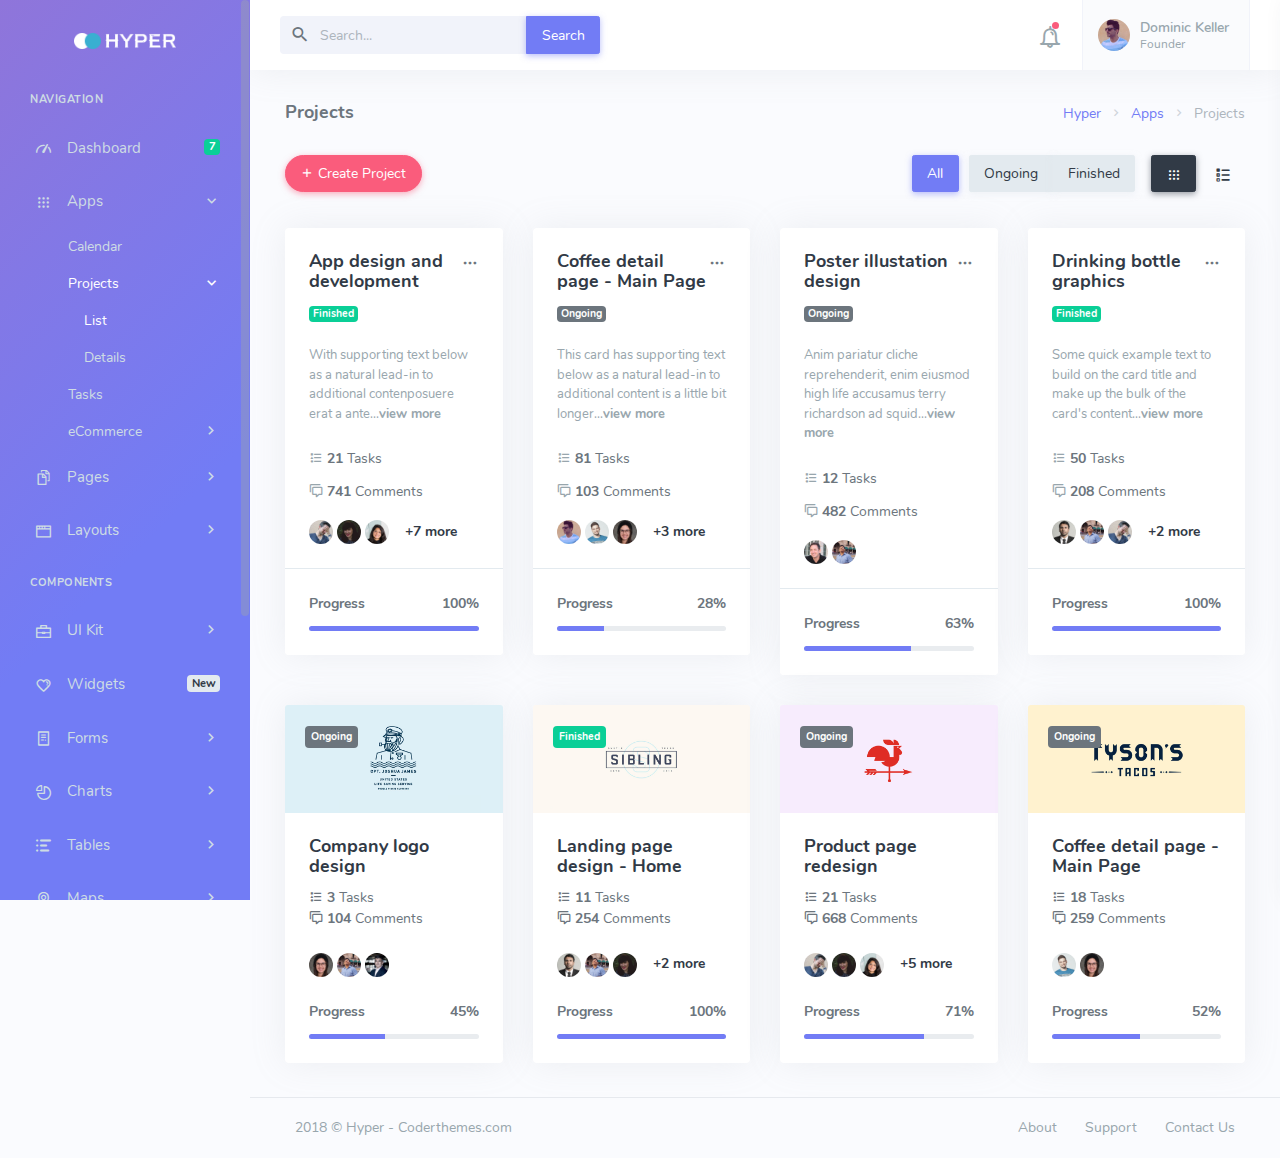
<file: apps-projects-list.html>
<!DOCTYPE html>
<html lang="en">
    <head>
        <meta charset="utf-8" />
        <title>Hyper - Responsive Bootstrap 4 Admin Dashboard</title>
        <meta name="viewport" content="width=device-width, initial-scale=1.0">
        <meta content="A fully featured admin theme which can be used to build CRM, CMS, etc." name="description" />
        <meta content="Coderthemes" name="author" />
        <!-- App favicon -->
        <link rel="shortcut icon" href="assets/images/favicon.ico">

        <!-- App css -->
        <link href="assets/css/icons.min.css" rel="stylesheet" type="text/css" />
        <link href="assets/css/app.min.css" rel="stylesheet" type="text/css" />

    </head>

    <body>

        <!-- Begin page -->
        <div class="wrapper">

            <!-- ========== Left Sidebar Start ========== -->
            <div class="left-side-menu">

                <div class="slimscroll-menu">

                    <!-- LOGO -->
                    <a href="index.html" class="logo text-center">
                        <span class="logo-lg">
                            <img src="assets/images/logo.png" alt="" height="16">
                        </span>
                        <span class="logo-sm">
                            <img src="assets/images/logo_sm.png" alt="" height="16">
                        </span>
                    </a>

                    <!--- Sidemenu -->
                    <ul class="metismenu side-nav">

                        <li class="side-nav-title side-nav-item">Navigation</li>

                        <li class="side-nav-item">
                            <a href="index.html" class="side-nav-link">
                                <i class="dripicons-meter"></i>
                                <span class="badge badge-success float-right">7</span>
                                <span> Dashboard </span>
                            </a>
                        </li>

                        <li class="side-nav-item">
                            <a href="javascript: void(0);" class="side-nav-link">
                                <i class="dripicons-view-apps"></i>
                                <span> Apps </span>
                                <span class="menu-arrow"></span>
                            </a>
                            <ul class="side-nav-second-level" aria-expanded="false">
                                <li>
                                    <a href="apps-calendar.html">Calendar</a>
                                </li>
                                <li class="side-nav-item">
                                    <a href="javascript: void(0);" aria-expanded="false">Projects
                                        <span class="menu-arrow"></span>
                                    </a>
                                    <ul class="side-nav-third-level" aria-expanded="false">
                                        <li>
                                            <a href="apps-projects-list.html">List</a>
                                        </li>
                                        <li>
                                            <a href="apps-projects-details.html">Details</a>
                                        </li>
                                    </ul>
                                </li>
                                <li>
                                    <a href="apps-tasks.html">Tasks</a>
                                </li>
                                <li class="side-nav-item">
                                    <a href="javascript: void(0);" aria-expanded="false">eCommerce
                                        <span class="menu-arrow"></span>
                                    </a>
                                    <ul class="side-nav-third-level" aria-expanded="false">
                                        <li>
                                            <a href="apps-ecommerce-products.html">Products</a>
                                        </li>
                                        <li>
                                            <a href="apps-ecommerce-products-details.html">Products Details</a>
                                        </li>
                                        <li>
                                            <a href="apps-ecommerce-orders.html">Orders</a>
                                        </li>
                                        <li>
                                            <a href="apps-ecommerce-orders-details.html">Order Details</a>
                                        </li>
                                        <li>
                                            <a href="apps-ecommerce-customers.html">Customers</a>
                                        </li>
                                        <li>
                                            <a href="apps-ecommerce-shopping-cart.html">Shopping Cart</a>
                                        </li>
                                        <li>
                                            <a href="apps-ecommerce-checkout.html">Checkout</a>
                                        </li>
                                        <li>
                                            <a href="apps-ecommerce-sellers.html">Sellers</a>
                                        </li>
                                    </ul>
                                </li>
                            </ul>
                        </li>
            
                        <li class="side-nav-item">
                            <a href="javascript: void(0);" class="side-nav-link">
                                <i class="dripicons-copy"></i>
                                <span> Pages </span>
                                <span class="menu-arrow"></span>
                            </a>
                            <ul class="side-nav-second-level" aria-expanded="false">
                                <li>
                                    <a href="pages-starter.html">Starter Page</a>
                                </li>
                                <li>
                                    <a href="pages-profile.html">Profile</a>
                                </li>
                                <li>
                                    <a href="pages-invoice.html">Invoice</a>
                                </li>
                                <li>
                                    <a href="pages-faq.html">FAQ</a>
                                </li>
                                <li>
                                    <a href="pages-pricing.html">Pricing</a>
                                </li>
                                <li>
                                    <a href="pages-maintenance.html">Maintenance</a>
                                </li>
                                <li class="side-nav-item">
                                    <a href="javascript: void(0);" aria-expanded="false">Authentication
                                        <span class="menu-arrow"></span>
                                    </a>
                                    <ul class="side-nav-third-level" aria-expanded="false">
                                        <li>
                                            <a href="pages-login.html">Login</a>
                                        </li>
                                        <li>
                                            <a href="pages-login-2.html">Login 2</a>
                                        </li>
                                        <li>
                                            <a href="pages-register.html">Register</a>
                                        </li>
                                        <li>
                                            <a href="pages-register-2.html">Register 2</a>
                                        </li>
                                        <li>
                                            <a href="pages-logout.html">Logout</a>
                                        </li>
                                        <li>
                                            <a href="pages-logout-2.html">Logout 2</a>
                                        </li>
                                        <li>
                                            <a href="pages-recoverpw.html">Recover Password</a>
                                        </li>
                                        <li>
                                            <a href="pages-recoverpw-2.html">Recover Password 2</a>
                                        </li>
                                        <li>
                                            <a href="pages-lock-screen.html">Lock Screen</a>
                                        </li>
                                        <li>
                                            <a href="pages-lock-screen-2.html">Lock Screen 2</a>
                                        </li>
                                        <li>
                                            <a href="pages-confirm-mail.html">Confirm Mail</a>
                                        </li>
                                        <li>
                                            <a href="pages-confirm-mail-2.html">Confirm Mail 2</a>
                                        </li>
                                    </ul>
                                </li>
                                <li class="side-nav-item">
                                    <a href="javascript: void(0);" aria-expanded="false">Error
                                        <span class="menu-arrow"></span>
                                    </a>
                                    <ul class="side-nav-third-level" aria-expanded="false">
                                        <li>
                                            <a href="pages-404.html">Error 404</a>
                                        </li>
                                        <li>
                                            <a href="pages-404-alt.html">Error 404-alt</a>
                                        </li>
                                        <li>
                                            <a href="pages-500.html">Error 500</a>
                                        </li>
                                    </ul>
                                </li>
                            </ul>
                        </li>

                        <li class="side-nav-item">
                            <a href="javascript: void(0);" class="side-nav-link">
                                <i class="dripicons-browser"></i>
                                <span> Layouts </span>
                                <span class="menu-arrow"></span>
                            </a>
                            <ul class="side-nav-second-level" aria-expanded="false">
                                <li>
                                    <a href="layouts-horizontal.html">Horizontal</a>
                                </li>
                                <li>
                                    <a href="layouts-light-sidenav.html">Light Sidenav</a>
                                </li>
                                <li>
                                    <a href="layouts-collapsed.html">Collapsed Sidenav</a>
                                </li>
                                <li>
                                    <a href="javascript: void(0);" class="right-bar-toggle">Right Sidebar</a>
                                </li>
                                <li>
                                    <a href="layouts-boxed-vertical.html">Boxed Vertical</a>
                                </li>
                                <li>
                                    <a href="layouts-boxed-horizontal.html">Boxed Horizontal</a>
                                </li>
                            </ul>
                        </li>

                        <li class="side-nav-title side-nav-item mt-1">Components</li>

                        <li class="side-nav-item">
                            <a href="javascript: void(0);" class="side-nav-link">
                                <i class="dripicons-briefcase"></i>
                                <span> UI Kit </span>
                                <span class="menu-arrow"></span>
                            </a>
                            <ul class="side-nav-second-level" aria-expanded="false">
                                <li>
                                    <a href="ui-cards.html">Cards</a>
                                </li>
                                <li>
                                    <a href="ui-buttons.html">Buttons</a>
                                </li>
                                <li>
                                    <a href="ui-modals.html">Modals</a>
                                </li>
                                <li>
                                    <a href="ui-tabs.html">Tabs</a>
                                </li>
                                <li>
                                    <a href="ui-notifications.html">Notifications</a>
                                </li>
                                <li>
                                    <a href="ui-grid.html">Grid</a>
                                </li>
                                <li>
                                    <a href="ui-general.html">General</a>
                                </li>
                                <li>
                                    <a href="ui-typography.html">Typography</a>
                                </li>
                                <li>
                                    <a href="ui-icons.html">Icons</a>
                                </li>
                                <li>
                                    <a href="ui-dragula.html">Dragula</a>
                                </li>
                            </ul>
                        </li>

                        <li class="side-nav-item">
                            <a href="widgets.html" class="side-nav-link">
                                <i class="dripicons-heart"></i>
                                <span class="badge badge-light float-right">New</span>
                                <span> Widgets </span>
                            </a>
                        </li>

                        <li class="side-nav-item">
                            <a href="javascript: void(0);" class="side-nav-link">
                                <i class="dripicons-document"></i>
                                <span> Forms </span>
                                <span class="menu-arrow"></span>
                            </a>
                            <ul class="side-nav-second-level" aria-expanded="false">
                                <li>
                                    <a href="form-elements.html">Basic Elements</a>
                                </li>
                                <li>
                                    <a href="form-advanced.html">Form Advanced</a>
                                </li>
                                <li>
                                    <a href="form-validation.html">Validation</a>
                                </li>
                                <li>
                                    <a href="form-wizard.html">Wizard</a>
                                </li>
                                <li>
                                    <a href="form-fileuploads.html">File Uploads</a>
                                </li>
                                <li>
                                    <a href="form-editors.html">Editors</a>
                                </li>
                            </ul>
                        </li>

                        <li class="side-nav-item">
                            <a href="javascript: void(0);" class="side-nav-link">
                                <i class="dripicons-graph-pie"></i>
                                <span> Charts </span>
                                <span class="menu-arrow"></span>
                            </a>
                            <ul class="side-nav-second-level" aria-expanded="false">
                                <li>
                                    <a href="charts-chartjs.html">Chartjs</a>
                                </li>
                                <li>
                                    <a href="charts-brite.html">Britecharts</a>
                                </li>
                                <li class="side-nav-item">
                                    <a href="javascript: void(0);" aria-expanded="false">Apex Charts
                                        <span class="menu-arrow"></span>
                                    </a>
                                    <ul class="side-nav-third-level" aria-expanded="false">
                                        <li>
                                            <a href="charts-apex-line.html">Line</a>
                                        </li>
                                        <li>
                                            <a href="charts-apex-area.html">Area</a>
                                        </li>
                                        <li>
                                            <a href="charts-apex-column.html">Column</a>
                                        </li>
                                        <li>
                                            <a href="charts-apex-bar.html">Bar</a>
                                        </li>
                                        <li>
                                            <a href="charts-apex-mixed.html">Mixed</a>
                                        </li>
                                        <li>
                                            <a href="charts-apex-bubble.html">Bubble</a>
                                        </li>
                                        <li>
                                            <a href="charts-apex-scatter.html">Scatter</a>
                                        </li>
                                        <li>
                                            <a href="charts-apex-pie.html">Pie</a>
                                        </li>
                                        <li>
                                            <a href="charts-apex-radialbar.html">RadialBar</a>
                                        </li>
                                        <li>
                                            <a href="charts-apex-heatmap.html">Heatmap</a>
                                        </li>
                                        <li>
                                            <a href="charts-apex-sparklines.html">Sparklines</a>
                                        </li>
                                        <li>
                                            <a href="charts-apex-candlestick.html">Candlestick</a>
                                        </li>
                                    </ul>
                                </li>
                            </ul>
                        </li>

                        <li class="side-nav-item">
                            <a href="javascript: void(0);" class="side-nav-link">
                                <i class="dripicons-list"></i>
                                <span> Tables </span>
                                <span class="menu-arrow"></span>
                            </a>
                            <ul class="side-nav-second-level" aria-expanded="false">
                                <li>
                                    <a href="tables-basic.html">Basic Tables</a>
                                </li>
                                <li>
                                    <a href="tables-datatable.html">Data Tables</a>
                                </li>
                            </ul>
                        </li>

                        <li class="side-nav-item">
                            <a href="javascript: void(0);" class="side-nav-link">
                                <i class="dripicons-location"></i>
                                <span> Maps </span>
                                <span class="menu-arrow"></span>
                            </a>
                            <ul class="side-nav-second-level" aria-expanded="false">
                                <li>
                                    <a href="maps-google.html">Google Maps</a>
                                </li>
                                <li>
                                    <a href="maps-vector.html">Vector Maps</a>
                                </li>
                            </ul>
                        </li>
            
                    </ul>

                    <!-- Help Box -->
                    <div class="help-box text-white text-center">
                        <a href="javascript: void(0);" class="float-right close-btn text-white">
                            <i class="mdi mdi-close"></i>
                        </a>
                        <img src="assets/images/help-icon.svg" height="90" alt="Helper Icon Image" />
                        <h5 class="mt-3">Unlimited Access</h5>
                        <p class="mb-3">Upgrade to plan to get access to unlimited reports</p>
                        <a href="javascript: void(0);" class="btn btn-outline-light btn-sm">Upgrade</a>
                    </div>
                    <!-- end Help Box -->
                    <!-- End Sidebar -->

                    <div class="clearfix"></div>

                </div>
                <!-- Sidebar -left -->

            </div>
            <!-- Left Sidebar End -->

            <!-- ============================================================== -->
            <!-- Start Page Content here -->
            <!-- ============================================================== -->

            <div class="content-page">
                <div class="content">

                    <!-- Topbar Start -->
                    <div class="navbar-custom">
                        <ul class="list-unstyled topbar-right-menu float-right mb-0">

                            <li class="dropdown notification-list">
                                <a class="nav-link dropdown-toggle arrow-none" data-toggle="dropdown" href="#" role="button" aria-haspopup="false" aria-expanded="false">
                                    <i class="dripicons-bell noti-icon"></i>
                                    <span class="noti-icon-badge"></span>
                                </a>
                                <div class="dropdown-menu dropdown-menu-right dropdown-menu-animated dropdown-lg">

                                    <!-- item-->
                                    <div class="dropdown-item noti-title">
                                        <h5 class="m-0">
                                            <span class="float-right">
                                                <a href="javascript: void(0);" class="text-dark">
                                                    <small>Clear All</small>
                                                </a>
                                            </span>Notification
                                        </h5>
                                    </div>

                                    <div class="slimscroll" style="max-height: 230px;">
                                        <!-- item-->
                                        <a href="javascript:void(0);" class="dropdown-item notify-item">
                                            <div class="notify-icon bg-primary">
                                                <i class="mdi mdi-comment-account-outline"></i>
                                            </div>
                                            <p class="notify-details">Caleb Flakelar commented on Admin
                                                <small class="text-muted">1 min ago</small>
                                            </p>
                                        </a>

                                        <!-- item-->
                                        <a href="javascript:void(0);" class="dropdown-item notify-item">
                                            <div class="notify-icon bg-info">
                                                <i class="mdi mdi-account-plus"></i>
                                            </div>
                                            <p class="notify-details">New user registered.
                                                <small class="text-muted">5 hours ago</small>
                                            </p>
                                        </a>

                                        <!-- item-->
                                        <a href="javascript:void(0);" class="dropdown-item notify-item">
                                            <div class="notify-icon">
                                                <img src="assets/images/users/avatar-2.jpg" class="img-fluid rounded-circle" alt="" /> </div>
                                            <p class="notify-details">Cristina Pride</p>
                                            <p class="text-muted mb-0 user-msg">
                                                <small>Hi, How are you? What about our next meeting</small>
                                            </p>
                                        </a>

                                        <!-- item-->
                                        <a href="javascript:void(0);" class="dropdown-item notify-item">
                                            <div class="notify-icon bg-primary">
                                                <i class="mdi mdi-comment-account-outline"></i>
                                            </div>
                                            <p class="notify-details">Caleb Flakelar commented on Admin
                                                <small class="text-muted">4 days ago</small>
                                            </p>
                                        </a>

                                        <!-- item-->
                                        <a href="javascript:void(0);" class="dropdown-item notify-item">
                                            <div class="notify-icon">
                                                <img src="assets/images/users/avatar-4.jpg" class="img-fluid rounded-circle" alt="" /> </div>
                                            <p class="notify-details">Karen Robinson</p>
                                            <p class="text-muted mb-0 user-msg">
                                                <small>Wow ! this admin looks good and awesome design</small>
                                            </p>
                                        </a>

                                        <!-- item-->
                                        <a href="javascript:void(0);" class="dropdown-item notify-item">
                                            <div class="notify-icon bg-info">
                                                <i class="mdi mdi-heart"></i>
                                            </div>
                                            <p class="notify-details">Carlos Crouch liked
                                                <b>Admin</b>
                                                <small class="text-muted">13 days ago</small>
                                            </p>
                                        </a>
                                    </div>

                                    <!-- All-->
                                    <a href="javascript:void(0);" class="dropdown-item text-center text-primary notify-item notify-all">
                                        View All
                                    </a>

                                </div>
                            </li>

                            <li class="dropdown notification-list">
                                <a class="nav-link dropdown-toggle nav-user arrow-none mr-0" data-toggle="dropdown" href="#" role="button" aria-haspopup="false"
                                    aria-expanded="false">
                                    <span class="account-user-avatar"> 
                                        <img src="assets/images/users/avatar-1.jpg" alt="user-image" class="rounded-circle">
                                    </span>
                                    <span>
                                        <span class="account-user-name">Dominic Keller</span>
                                        <span class="account-position">Founder</span>
                                    </span>
                                </a>
                                <div class="dropdown-menu dropdown-menu-right dropdown-menu-animated profile-dropdown ">
                                    <!-- item-->
                                    <div class=" dropdown-header noti-title">
                                        <h6 class="text-overflow m-0">Welcome !</h6>
                                    </div>

                                    <!-- item-->
                                    <a href="javascript:void(0);" class="dropdown-item notify-item">
                                        <i class="mdi mdi-account-circle"></i>
                                        <span>My Account</span>
                                    </a>

                                    <!-- item-->
                                    <a href="javascript:void(0);" class="dropdown-item notify-item">
                                        <i class="mdi mdi-account-settings-variant"></i>
                                        <span>Settings</span>
                                    </a>

                                    <!-- item-->
                                    <a href="javascript:void(0);" class="dropdown-item notify-item">
                                        <i class="mdi mdi-lifebuoy"></i>
                                        <span>Support</span>
                                    </a>

                                    <!-- item-->
                                    <a href="javascript:void(0);" class="dropdown-item notify-item">
                                        <i class="mdi mdi-lock-outline"></i>
                                        <span>Lock Screen</span>
                                    </a>

                                    <!-- item-->
                                    <a href="javascript:void(0);" class="dropdown-item notify-item">
                                        <i class="mdi mdi-logout"></i>
                                        <span>Logout</span>
                                    </a>

                                </div>
                            </li>

                        </ul>
                        <button class="button-menu-mobile open-left disable-btn">
                            <i class="mdi mdi-menu"></i>
                        </button>
                        <div class="app-search">
                            <form>
                                <div class="input-group">
                                    <input type="text" class="form-control" placeholder="Search...">
                                    <span class="mdi mdi-magnify"></span>
                                    <div class="input-group-append">
                                        <button class="btn btn-primary" type="submit">Search</button>
                                    </div>
                                </div>
                            </form>
                        </div>
                    </div>
                    <!-- end Topbar -->

                    <!-- Start Content-->
                    <div class="container-fluid">
                        
                        <!-- start page title -->
                        <div class="row">
                            <div class="col-12">
                                <div class="page-title-box">
                                    <div class="page-title-right">
                                        <ol class="breadcrumb m-0">
                                            <li class="breadcrumb-item"><a href="javascript: void(0);">Hyper</a></li>
                                            <li class="breadcrumb-item"><a href="javascript: void(0);">Apps</a></li>
                                            <li class="breadcrumb-item active">Projects</li>
                                        </ol>
                                    </div>
                                    <h4 class="page-title">Projects</h4>
                                </div>
                            </div>
                        </div>     
                        <!-- end page title --> 

                        <div class="row mb-2">
                            <div class="col-sm-4">
                                <button type="button" class="btn btn-danger btn-rounded mb-3"><i class="mdi mdi-plus"></i> Create Project</button>
                            </div>
                            <div class="col-sm-8">
                                <div class="text-sm-right">
                                    <div class="btn-group mb-3">
                                        <button type="button" class="btn btn-primary">All</button>
                                    </div>
                                    <div class="btn-group mb-3 ml-1">
                                        <button type="button" class="btn btn-light">Ongoing</button>
                                        <button type="button" class="btn btn-light">Finished</button>
                                    </div>
                                    <div class="btn-group mb-3 ml-2 d-none d-sm-inline-block">
                                        <button type="button" class="btn btn-dark"><i class="dripicons-view-apps"></i></button>
                                    </div>
                                    <div class="btn-group mb-3 d-none d-sm-inline-block">
                                        <button type="button" class="btn btn-link text-dark"><i class="dripicons-checklist"></i></button>
                                    </div>
                                </div>
                            </div><!-- end col-->
                        </div> 
                        <!-- end row-->

                        <div class="row">
                            <div class="col-md-6 col-xl-3">
                                <!-- project card -->
                                <div class="card d-block">
                                    <div class="card-body">
                                        <div class="dropdown card-widgets">
                                            <a href="javascript:void(0);" class="dropdown-toggle arrow-none" data-toggle="dropdown" aria-expanded="false">
                                                <i class="dripicons-dots-3"></i>
                                            </a>
                                            <div class="dropdown-menu dropdown-menu-right">
                                                <!-- item-->
                                                <a href="javascript:void(0);" class="dropdown-item"><i class="mdi mdi-pencil mr-1"></i>Edit</a>
                                                <!-- item-->
                                                <a href="javascript:void(0);" class="dropdown-item"><i class="mdi mdi-delete mr-1"></i>Delete</a>
                                                <!-- item-->
                                                <a href="javascript:void(0);" class="dropdown-item"><i class="mdi mdi-email-outline mr-1"></i>Invite</a>
                                                <!-- item-->
                                                <a href="javascript:void(0);" class="dropdown-item"><i class="mdi mdi-exit-to-app mr-1"></i>Leave</a>
                                            </div>
                                        </div>
                                        <!-- project title-->
                                        <h4 class="mt-0">
                                            <a href="javascript:void(0);" class="text-dark">App design and development</a>
                                        </h4>
                                        <div class="badge badge-success mb-3">Finished</div>

                                        <p class="text-muted font-13 mb-3">With supporting text below as a natural lead-in to additional contenposuere erat a ante...<a href="javascript:void(0);" class="font-weight-bold text-muted">view more</a>
                                        </p>

                                        <!-- project detail-->
                                        <p class="mb-1">
                                            <span class="pr-2 text-nowrap mb-2 d-inline-block">
                                                <i class="mdi mdi-format-list-bulleted-type text-muted"></i>
                                                <b>21</b> Tasks
                                            </span>
                                            <span class="text-nowrap mb-2 d-inline-block">
                                                <i class="mdi mdi-comment-multiple-outline text-muted"></i>
                                                <b>741</b> Comments
                                            </span>
                                        </p>
                                        <div>
                                            <a href="javascript:void(0);" data-toggle="tooltip" data-placement="top" title="" data-original-title="Mat Helme" class="d-inline-block">
                                                <img src="assets/images/users/avatar-6.jpg" class="rounded-circle avatar-xs" alt="friend">
                                            </a>
    
                                            <a href="javascript:void(0);" data-toggle="tooltip" data-placement="top" title="" data-original-title="Michael Zenaty" class="d-inline-block">
                                                <img src="assets/images/users/avatar-7.jpg" class="rounded-circle avatar-xs" alt="friend">
                                            </a>
    
                                            <a href="javascript:void(0);" data-toggle="tooltip" data-placement="top" title="" data-original-title="James Anderson" class="d-inline-block">
                                                <img src="assets/images/users/avatar-8.jpg" class="rounded-circle avatar-xs" alt="friend">
                                            </a>
                                            <a href="javascript:void(0);" class="d-inline-block text-dark font-weight-bold ml-2">
                                                +7 more
                                            </a>
                                        </div>
                                    </div> <!-- end card-body-->
                                    <ul class="list-group list-group-flush">
                                        <li class="list-group-item p-3">
                                            <!-- project progress-->
                                            <p class="mb-2 font-weight-bold">Progress <span class="float-right">100%</span></p>
                                            <div class="progress progress-sm">
                                                <div class="progress-bar" role="progressbar" aria-valuenow="100" aria-valuemin="0" aria-valuemax="100" style="width: 100%;">
                                                </div><!-- /.progress-bar -->
                                            </div><!-- /.progress -->
                                        </li>
                                    </ul>
                                </div> <!-- end card-->
                            </div> <!-- end col -->

                            <div class="col-md-6 col-xl-3">
                                <!-- project card -->
                                <div class="card d-block">
                                    <div class="card-body">
                                        <div class="dropdown card-widgets">
                                            <a href="javascript:void(0);" class="dropdown-toggle arrow-none" data-toggle="dropdown" aria-expanded="false">
                                                <i class="dripicons-dots-3"></i>
                                            </a>
                                            <div class="dropdown-menu dropdown-menu-right">
                                                <!-- item-->
                                                <a href="javascript:void(0);" class="dropdown-item"><i class="mdi mdi-pencil mr-1"></i>Edit</a>
                                                <!-- item-->
                                                <a href="javascript:void(0);" class="dropdown-item"><i class="mdi mdi-delete mr-1"></i>Delete</a>
                                                <!-- item-->
                                                <a href="javascript:void(0);" class="dropdown-item"><i class="mdi mdi-email-outline mr-1"></i>Invite</a>
                                                <!-- item-->
                                                <a href="javascript:void(0);" class="dropdown-item"><i class="mdi mdi-exit-to-app mr-1"></i>Leave</a>
                                            </div>
                                        </div>
                                        <!-- project title-->
                                        <h4 class="mt-0">
                                            <a href="javascript:void(0);" class="text-dark">Coffee detail page - Main Page</a>
                                        </h4>
                                        <div class="badge badge-secondary mb-3">Ongoing</div>

                                        <p class="text-muted font-13 mb-3">This card has supporting text below as a natural lead-in to additional content is a little bit longer...<a href="javascript:void(0);" class="font-weight-bold text-muted">view more</a>
                                        </p>

                                        <!-- project detail-->
                                        <p class="mb-1">
                                            <span class="pr-2 text-nowrap mb-2 d-inline-block">
                                                <i class="mdi mdi-format-list-bulleted-type text-muted"></i>
                                                <b>81</b> Tasks
                                            </span>
                                            <span class="text-nowrap mb-2 d-inline-block">
                                                <i class="mdi mdi-comment-multiple-outline text-muted"></i>
                                                <b>103</b> Comments
                                            </span>
                                        </p>
                                        <div>
                                            <a href="javascript:void(0);" data-toggle="tooltip" data-placement="top" title="" data-original-title="Mat Helme" class="d-inline-block">
                                                <img src="assets/images/users/avatar-1.jpg" class="rounded-circle avatar-xs" alt="friend">
                                            </a>
    
                                            <a href="javascript:void(0);" data-toggle="tooltip" data-placement="top" title="" data-original-title="Michael Zenaty" class="d-inline-block">
                                                <img src="assets/images/users/avatar-2.jpg" class="rounded-circle avatar-xs" alt="friend">
                                            </a>
    
                                            <a href="javascript:void(0);" data-toggle="tooltip" data-placement="top" title="" data-original-title="James Anderson" class="d-inline-block">
                                                <img src="assets/images/users/avatar-3.jpg" class="rounded-circle avatar-xs" alt="friend">
                                            </a>
                                            <a href="javascript:void(0);" class="d-inline-block text-dark font-weight-bold ml-2">
                                                +3 more
                                            </a>
                                        </div>
                                    </div> <!-- end card-body-->
                                    <ul class="list-group list-group-flush">
                                        <li class="list-group-item p-3">
                                            <!-- project progress-->
                                            <p class="mb-2 font-weight-bold">Progress <span class="float-right">28%</span></p>
                                            <div class="progress progress-sm">
                                                <div class="progress-bar" role="progressbar" aria-valuenow="28" aria-valuemin="0" aria-valuemax="100" style="width: 28%;">
                                                </div><!-- /.progress-bar -->
                                            </div><!-- /.progress -->
                                        </li>
                                    </ul>
                                </div> <!-- end card-->
                            </div> <!-- end col -->
                            <div class="col-md-6 col-xl-3">
                                <!-- project card -->
                                <div class="card d-block">
                                    <div class="card-body">
                                        <div class="dropdown card-widgets">
                                            <a href="javascript:void(0);" class="dropdown-toggle arrow-none" data-toggle="dropdown" aria-expanded="false">
                                                <i class="dripicons-dots-3"></i>
                                            </a>
                                            <div class="dropdown-menu dropdown-menu-right">
                                                <!-- item-->
                                                <a href="javascript:void(0);" class="dropdown-item"><i class="mdi mdi-pencil mr-1"></i>Edit</a>
                                                <!-- item-->
                                                <a href="javascript:void(0);" class="dropdown-item"><i class="mdi mdi-delete mr-1"></i>Delete</a>
                                                <!-- item-->
                                                <a href="javascript:void(0);" class="dropdown-item"><i class="mdi mdi-email-outline mr-1"></i>Invite</a>
                                                <!-- item-->
                                                <a href="javascript:void(0);" class="dropdown-item"><i class="mdi mdi-exit-to-app mr-1"></i>Leave</a>
                                            </div>
                                        </div>
                                        <!-- project title-->
                                        <h4 class="mt-0">
                                            <a href="javascript:void(0);" class="text-dark">Poster illustation design</a>
                                        </h4>
                                        <div class="badge badge-secondary mb-3">Ongoing</div>

                                        <p class="text-muted font-13 mb-3">Anim pariatur cliche reprehenderit, enim eiusmod high life accusamus terry richardson ad squid...<a href="javascript:void(0);" class="font-weight-bold text-muted">view more</a>
                                        </p>

                                        <!-- project detail-->
                                        <p class="mb-1">
                                            <span class="pr-2 text-nowrap mb-2 d-inline-block">
                                                <i class="mdi mdi-format-list-bulleted-type text-muted"></i>
                                                <b>12</b> Tasks
                                            </span>
                                            <span class="text-nowrap mb-2 d-inline-block">
                                                <i class="mdi mdi-comment-multiple-outline text-muted"></i>
                                                <b>482</b> Comments
                                            </span>
                                        </p>
                                        <div>
                                            <a href="javascript:void(0);" data-toggle="tooltip" data-placement="top" title="" data-original-title="Mat Helme" class="d-inline-block">
                                                <img src="assets/images/users/avatar-4.jpg" class="rounded-circle avatar-xs" alt="friend">
                                            </a>
    
                                            <a href="javascript:void(0);" data-toggle="tooltip" data-placement="top" title="" data-original-title="Michael Zenaty" class="d-inline-block">
                                                <img src="assets/images/users/avatar-5.jpg" class="rounded-circle avatar-xs" alt="friend">
                                            </a>
                                        </div>
                                    </div> <!-- end card-body-->
                                    <ul class="list-group list-group-flush">
                                        <li class="list-group-item p-3">
                                            <!-- project progress-->
                                            <p class="mb-2 font-weight-bold">Progress <span class="float-right">63%</span></p>
                                            <div class="progress progress-sm">
                                                <div class="progress-bar" role="progressbar" aria-valuenow="63" aria-valuemin="0" aria-valuemax="100" style="width: 63%;">
                                                </div><!-- /.progress-bar -->
                                            </div><!-- /.progress -->
                                        </li>
                                    </ul>
                                </div> <!-- end card-->
                            </div> <!-- end col -->
                            <div class="col-md-6 col-xl-3">
                                <!-- project card -->
                                <div class="card d-block">
                                    <div class="card-body">
                                        <div class="dropdown card-widgets">
                                            <a href="javascript:void(0);" class="dropdown-toggle arrow-none" data-toggle="dropdown" aria-expanded="false">
                                                <i class="dripicons-dots-3"></i>
                                            </a>
                                            <div class="dropdown-menu dropdown-menu-right">
                                                <!-- item-->
                                                <a href="javascript:void(0);" class="dropdown-item"><i class="mdi mdi-pencil mr-1"></i>Edit</a>
                                                <!-- item-->
                                                <a href="javascript:void(0);" class="dropdown-item"><i class="mdi mdi-delete mr-1"></i>Delete</a>
                                                <!-- item-->
                                                <a href="javascript:void(0);" class="dropdown-item"><i class="mdi mdi-email-outline mr-1"></i>Invite</a>
                                                <!-- item-->
                                                <a href="javascript:void(0);" class="dropdown-item"><i class="mdi mdi-exit-to-app mr-1"></i>Leave</a>
                                            </div>
                                        </div>
                                        <!-- project title-->
                                        <h4 class="mt-0">
                                            <a href="javascript:void(0);" class="text-dark">Drinking bottle graphics </a>
                                        </h4>
                                        <div class="badge badge-success mb-3">Finished</div>

                                        <p class="text-muted font-13 mb-3">Some quick example text to build on the card title and make up the bulk of the card's content...<a href="javascript:void(0);" class="font-weight-bold text-muted">view more</a>
                                        </p>

                                        <!-- project detail-->
                                        <p class="mb-1">
                                            <span class="pr-2 mb-2 d-inline-block text-nowrap">
                                                <i class="mdi mdi-format-list-bulleted-type text-muted"></i>
                                                <b>50</b> Tasks
                                            </span>
                                            <span class="text-nowrap mb-2 d-inline-block">
                                                <i class="mdi mdi-comment-multiple-outline text-muted"></i>
                                                <b>208</b> Comments
                                            </span>
                                        </p>
                                        <div>
                                            <a href="javascript:void(0);" data-toggle="tooltip" data-placement="top" title="" data-original-title="Mat Helme" class="d-inline-block">
                                                <img src="assets/images/users/avatar-10.jpg" class="rounded-circle avatar-xs" alt="friend">
                                            </a>
    
                                            <a href="javascript:void(0);" data-toggle="tooltip" data-placement="top" title="" data-original-title="Michael Zenaty" class="d-inline-block">
                                                <img src="assets/images/users/avatar-5.jpg" class="rounded-circle avatar-xs" alt="friend">
                                            </a>
    
                                            <a href="javascript:void(0);" data-toggle="tooltip" data-placement="top" title="" data-original-title="James Anderson" class="d-inline-block">
                                                <img src="assets/images/users/avatar-6.jpg" class="rounded-circle avatar-xs" alt="friend">
                                            </a>
                                            <a href="javascript:void(0);" class="d-inline-block text-dark font-weight-bold ml-2">
                                                +2 more
                                            </a>
                                        </div>
                                    </div> <!-- end card-body-->
                                    <ul class="list-group list-group-flush">
                                        <li class="list-group-item p-3">
                                            <!-- project progress-->
                                            <p class="mb-2 font-weight-bold">Progress <span class="float-right">100%</span></p>
                                            <div class="progress progress-sm">
                                                <div class="progress-bar" role="progressbar" aria-valuenow="100" aria-valuemin="0" aria-valuemax="100" style="width: 100%;">
                                                </div><!-- /.progress-bar -->
                                            </div><!-- /.progress -->
                                        </li>
                                    </ul>
                                </div> <!-- end card-->
                            </div> <!-- end col -->
                        </div>
                        <!-- end row-->

                        <div class="row">
                            <div class="col-md-6 col-xl-3">
                                <!-- project card -->
                                <div class="card d-block">
                                    <!-- project-thumbnail -->
                                    <img class="card-img-top" src="assets/images/projects/project-1.jpg" alt="project image cap">
                                    <div class="card-img-overlay">
                                        <div class="badge badge-secondary p-1">Ongoing</div>
                                    </div>

                                    <div class="card-body position-relative">
                                        <!-- project title-->
                                        <h4 class="mt-0">
                                            <a href="javascript:void(0);" class="text-dark">Company logo design</a>
                                        </h4>

                                        <!-- project detail-->
                                        <p class="mb-3">
                                            <span class="pr-2 text-nowrap">
                                                <i class="mdi mdi-format-list-bulleted-type"></i>
                                                <b>3</b> Tasks
                                            </span>
                                            <span class="text-nowrap">
                                                <i class="mdi mdi-comment-multiple-outline"></i>
                                                <b>104</b> Comments
                                            </span>
                                        </p>
                                        <div class="mb-3">
                                            <a href="javascript:void(0);" data-toggle="tooltip" data-placement="top" title="" data-original-title="Mat Helme" class="d-inline-block">
                                                <img src="assets/images/users/avatar-3.jpg" class="rounded-circle avatar-xs" alt="friend">
                                            </a>
    
                                            <a href="javascript:void(0);" data-toggle="tooltip" data-placement="top" title="" data-original-title="Michael Zenaty" class="d-inline-block">
                                                <img src="assets/images/users/avatar-5.jpg" class="rounded-circle avatar-xs" alt="friend">
                                            </a>
    
                                            <a href="javascript:void(0);" data-toggle="tooltip" data-placement="top" title="" data-original-title="James Anderson" class="d-inline-block">
                                                <img src="assets/images/users/avatar-9.jpg" class="rounded-circle avatar-xs" alt="friend">
                                            </a>
                                        </div>

                                        <!-- project progress-->
                                        <p class="mb-2 font-weight-bold">Progress <span class="float-right">45%</span></p>
                                        <div class="progress progress-sm">
                                            <div class="progress-bar" role="progressbar" aria-valuenow="45" aria-valuemin="0" aria-valuemax="100" style="width: 45%;">
                                            </div><!-- /.progress-bar -->
                                        </div><!-- /.progress -->
                                    </div> <!-- end card-body-->
                                </div> <!-- end card-->
                            </div> <!-- end col -->

                            <div class="col-md-6 col-xl-3">
                                <!-- project card -->
                                <div class="card d-block">
                                    <!-- project-thumbnail -->
                                    <img class="card-img-top" src="assets/images/projects/project-2.jpg" alt="project image cap">
                                    <div class="card-img-overlay">
                                        <div class="badge badge-success p-1">Finished</div>
                                    </div>

                                    <div class="card-body position-relative">
                                        <!-- project title-->
                                        <h4 class="mt-0">
                                            <a href="javascript:void(0);" class="text-dark">Landing page design - Home</a>
                                        </h4>

                                        <!-- project detail-->
                                        <p class="mb-3">
                                            <span class="pr-2 text-nowrap">
                                                <i class="mdi mdi-format-list-bulleted-type"></i>
                                                <b>11</b> Tasks
                                            </span>
                                            <span class="text-nowrap">
                                                <i class="mdi mdi-comment-multiple-outline"></i>
                                                <b>254</b> Comments
                                            </span>
                                        </p>
                                        <div class="mb-3">
                                            <a href="javascript:void(0);" data-toggle="tooltip" data-placement="top" title="" data-original-title="Mat Helme" class="d-inline-block">
                                                <img src="assets/images/users/avatar-10.jpg" class="rounded-circle avatar-xs" alt="friend">
                                            </a>
    
                                            <a href="javascript:void(0);" data-toggle="tooltip" data-placement="top" title="" data-original-title="Michael Zenaty" class="d-inline-block">
                                                <img src="assets/images/users/avatar-5.jpg" class="rounded-circle avatar-xs" alt="friend">
                                            </a>
    
                                            <a href="javascript:void(0);" data-toggle="tooltip" data-placement="top" title="" data-original-title="James Anderson" class="d-inline-block">
                                                <img src="assets/images/users/avatar-7.jpg" class="rounded-circle avatar-xs" alt="friend">
                                            </a>
                                            <a href="javascript:void(0);" class="d-inline-block text-dark font-weight-bold ml-2">
                                                +2 more
                                            </a>
                                        </div>

                                        <!-- project progress-->
                                        <p class="mb-2 font-weight-bold">Progress <span class="float-right">100%</span></p>
                                        <div class="progress progress-sm">
                                            <div class="progress-bar" role="progressbar" aria-valuenow="100" aria-valuemin="0" aria-valuemax="100" style="width: 100%;">
                                            </div><!-- /.progress-bar -->
                                        </div><!-- /.progress -->
                                    </div> <!-- end card-body-->
                                </div> <!-- end card-->
                            </div> <!-- end col -->

                            <div class="col-md-6 col-xl-3">
                                <!-- project card -->
                                <div class="card d-block">
                                    <!-- project-thumbnail -->
                                    <img class="card-img-top" src="assets/images/projects/project-3.jpg" alt="project image cap">
                                    <div class="card-img-overlay">
                                        <div class="badge badge-secondary p-1">Ongoing</div>
                                    </div>

                                    <div class="card-body position-relative">
                                        <!-- project title-->
                                        <h4 class="mt-0">
                                            <a href="javascript:void(0);" class="text-dark">Product page redesign</a>
                                        </h4>

                                        <!-- project detail-->
                                        <p class="mb-3">
                                            <span class="pr-2 text-nowrap">
                                                <i class="mdi mdi-format-list-bulleted-type"></i>
                                                <b>21</b> Tasks
                                            </span>
                                            <span class="text-nowrap">
                                                <i class="mdi mdi-comment-multiple-outline"></i>
                                                <b>668</b> Comments
                                            </span>
                                        </p>
                                        <div class="mb-3">
                                            <a href="javascript:void(0);" data-toggle="tooltip" data-placement="top" title="" data-original-title="Mat Helme" class="d-inline-block">
                                                <img src="assets/images/users/avatar-6.jpg" class="rounded-circle avatar-xs" alt="friend">
                                            </a>
    
                                            <a href="javascript:void(0);" data-toggle="tooltip" data-placement="top" title="" data-original-title="Michael Zenaty" class="d-inline-block">
                                                <img src="assets/images/users/avatar-7.jpg" class="rounded-circle avatar-xs" alt="friend">
                                            </a>
    
                                            <a href="javascript:void(0);" data-toggle="tooltip" data-placement="top" title="" data-original-title="James Anderson" class="d-inline-block">
                                                <img src="assets/images/users/avatar-8.jpg" class="rounded-circle avatar-xs" alt="friend">
                                            </a>
                                            <a href="javascript:void(0);" class="d-inline-block text-dark font-weight-bold ml-2">
                                                +5 more
                                            </a>
                                        </div>

                                        <!-- project progress-->
                                        <p class="mb-2 font-weight-bold">Progress <span class="float-right">71%</span></p>
                                        <div class="progress progress-sm">
                                            <div class="progress-bar" role="progressbar" aria-valuenow="71" aria-valuemin="0" aria-valuemax="100" style="width: 71%;">
                                            </div><!-- /.progress-bar -->
                                        </div><!-- /.progress -->
                                    </div> <!-- end card-body-->
                                </div> <!-- end card-->
                            </div> <!-- end col -->

                            <div class="col-md-6 col-xl-3">
                                <!-- project card -->
                                <div class="card d-block">
                                    <!-- project-thumbnail -->
                                    <img class="card-img-top" src="assets/images/projects/project-4.jpg" alt="project image cap">
                                    <div class="card-img-overlay">
                                        <div class="badge badge-secondary p-1">Ongoing</div>
                                    </div>

                                    <div class="card-body position-relative">
                                        <!-- project title-->
                                        <h4 class="mt-0">
                                            <a href="javascript:void(0);" class="text-dark">Coffee detail page - Main Page</a>
                                        </h4>

                                        <!-- project detail-->
                                        <p class="mb-3">
                                            <span class="pr-2 text-nowrap">
                                                <i class="mdi mdi-format-list-bulleted-type"></i>
                                                <b>18</b> Tasks
                                            </span>
                                            <span class="text-nowrap">
                                                <i class="mdi mdi-comment-multiple-outline"></i>
                                                <b>259</b> Comments
                                            </span>
                                        </p>
                                        <div class="mb-3">
                                            <a href="javascript:void(0);" data-toggle="tooltip" data-placement="top" title="" data-original-title="Mat Helme" class="d-inline-block">
                                                <img src="assets/images/users/avatar-2.jpg" class="rounded-circle avatar-xs" alt="friend">
                                            </a>
    
                                            <a href="javascript:void(0);" data-toggle="tooltip" data-placement="top" title="" data-original-title="Michael Zenaty" class="d-inline-block">
                                                <img src="assets/images/users/avatar-3.jpg" class="rounded-circle avatar-xs" alt="friend">
                                            </a>
                                        </div>

                                        <!-- project progress-->
                                        <p class="mb-2 font-weight-bold">Progress <span class="float-right">52%</span></p>
                                        <div class="progress progress-sm">
                                            <div class="progress-bar" role="progressbar" aria-valuenow="52" aria-valuemin="0" aria-valuemax="100" style="width: 52%;">
                                            </div><!-- /.progress-bar -->
                                        </div><!-- /.progress -->
                                    </div> <!-- end card-body-->
                                </div> <!-- end card-->
                            </div> <!-- end col -->
                        </div>
                        <!-- end row-->
                        
                    </div> <!-- container -->

                </div> <!-- content -->

                <!-- Footer Start -->
                <footer class="footer">
                    <div class="container-fluid">
                        <div class="row">
                            <div class="col-md-6">
                                2018 © Hyper - Coderthemes.com
                            </div>
                            <div class="col-md-6">
                                <div class="text-md-right footer-links d-none d-md-block">
                                    <a href="javascript: void(0);">About</a>
                                    <a href="javascript: void(0);">Support</a>
                                    <a href="javascript: void(0);">Contact Us</a>
                                </div>
                            </div>
                        </div>
                    </div>
                </footer>
                <!-- end Footer -->

            </div>

            <!-- ============================================================== -->
            <!-- End Page content -->
            <!-- ============================================================== -->


        </div>
        <!-- END wrapper -->


        <!-- Right Sidebar -->
        <div class="right-bar">

            <div class="rightbar-title">
                <a href="javascript:void(0);" class="right-bar-toggle float-right">
                    <i class="dripicons-cross noti-icon"></i>
                </a>
                <h5 class="m-0">Settings</h5>
            </div>

            <div class="slimscroll-menu rightbar-content">

                <!-- Settings -->
                <hr class="mt-0" />
                <h5 class="pl-3">Basic Settings</h5>
                <hr class="mb-0" />

                <div class="p-3">
                    <div class="custom-control custom-checkbox mb-2">
                        <input type="checkbox" class="custom-control-input" id="notifications-check" checked>
                        <label class="custom-control-label" for="notifications-check">Notifications</label>
                    </div>

                    <div class="custom-control custom-checkbox mb-2">
                        <input type="checkbox" class="custom-control-input" id="api-access-check">
                        <label class="custom-control-label" for="api-access-check">API Access</label>
                    </div>

                    <div class="custom-control custom-checkbox mb-2">
                        <input type="checkbox" class="custom-control-input" id="auto-updates-check" checked>
                        <label class="custom-control-label" for="auto-updates-check">Auto Updates</label>
                    </div>

                    <div class="custom-control custom-checkbox mb-2">
                        <input type="checkbox" class="custom-control-input" id="online-status-check" checked>
                        <label class="custom-control-label" for="online-status-check">Online Status</label>
                    </div>

                    <div class="custom-control custom-checkbox mb-2">
                        <input type="checkbox" class="custom-control-input" id="auto-payout-check">
                        <label class="custom-control-label" for="auto-payout-check">Auto Payout</label>
                    </div>

                </div>


                <!-- Timeline -->
                <hr class="mt-0" />
                <h5 class="pl-3">Recent Activity</h5>
                <hr class="mb-0" />
                <div class="pl-2 pr-2">
                    <div class="timeline-alt">
                        <div class="timeline-item">
                            <i class="mdi mdi-upload bg-info-lighten text-info timeline-icon"></i>
                            <div class="timeline-item-info">
                                <a href="#" class="text-info font-weight-bold mb-1 d-block">You sold an item</a>
                                <small>Paul Burgess just purchased “Hyper - Admin Dashboard”!</small>
                                <p>
                                    <small class="text-muted">5 minutes ago</small>
                                </p>
                            </div>
                        </div>

                        <div class="timeline-item">
                            <i class="mdi mdi-airplane bg-primary-lighten text-primary timeline-icon"></i>
                            <div class="timeline-item-info">
                                <a href="#" class="text-primary font-weight-bold mb-1 d-block">Product on the Bootstrap Market</a>
                                <small>Dave Gamache added
                                    <span class="font-weight-bold">Admin Dashboard</span>
                                </small>
                                <p>
                                    <small class="text-muted">30 minutes ago</small>
                                </p>
                            </div>
                        </div>

                        <div class="timeline-item">
                            <i class="mdi mdi-microphone bg-info-lighten text-info timeline-icon"></i>
                            <div class="timeline-item-info">
                                <a href="#" class="text-info font-weight-bold mb-1 d-block">Robert Delaney</a>
                                <small>Send you message
                                    <span class="font-weight-bold">"Are you there?"</span>
                                </small>
                                <p>
                                    <small class="text-muted">2 hours ago</small>
                                </p>
                            </div>
                        </div>

                        <div class="timeline-item">
                            <i class="mdi mdi-upload bg-primary-lighten text-primary timeline-icon"></i>
                            <div class="timeline-item-info">
                                <a href="#" class="text-primary font-weight-bold mb-1 d-block">Audrey Tobey</a>
                                <small>Uploaded a photo
                                    <span class="font-weight-bold">"Error.jpg"</span>
                                </small>
                                <p>
                                    <small class="text-muted">14 hours ago</small>
                                </p>
                            </div>
                        </div>

                        <div class="timeline-item">
                            <i class="mdi mdi-upload bg-info-lighten text-info timeline-icon"></i>
                            <div class="timeline-item-info">
                                <a href="#" class="text-info font-weight-bold mb-1 d-block">You sold an item</a>
                                <small>Paul Burgess just purchased “Hyper - Admin Dashboard”!</small>
                                <p>
                                    <small class="text-muted">1 day ago</small>
                                </p>
                            </div>
                        </div>

                    </div>
                </div>
            </div>
        </div>
        <!-- /Right-bar -->


        <!-- App js -->
        <script src="assets/js/app.min.js"></script>
    </body>
</html>
</file>
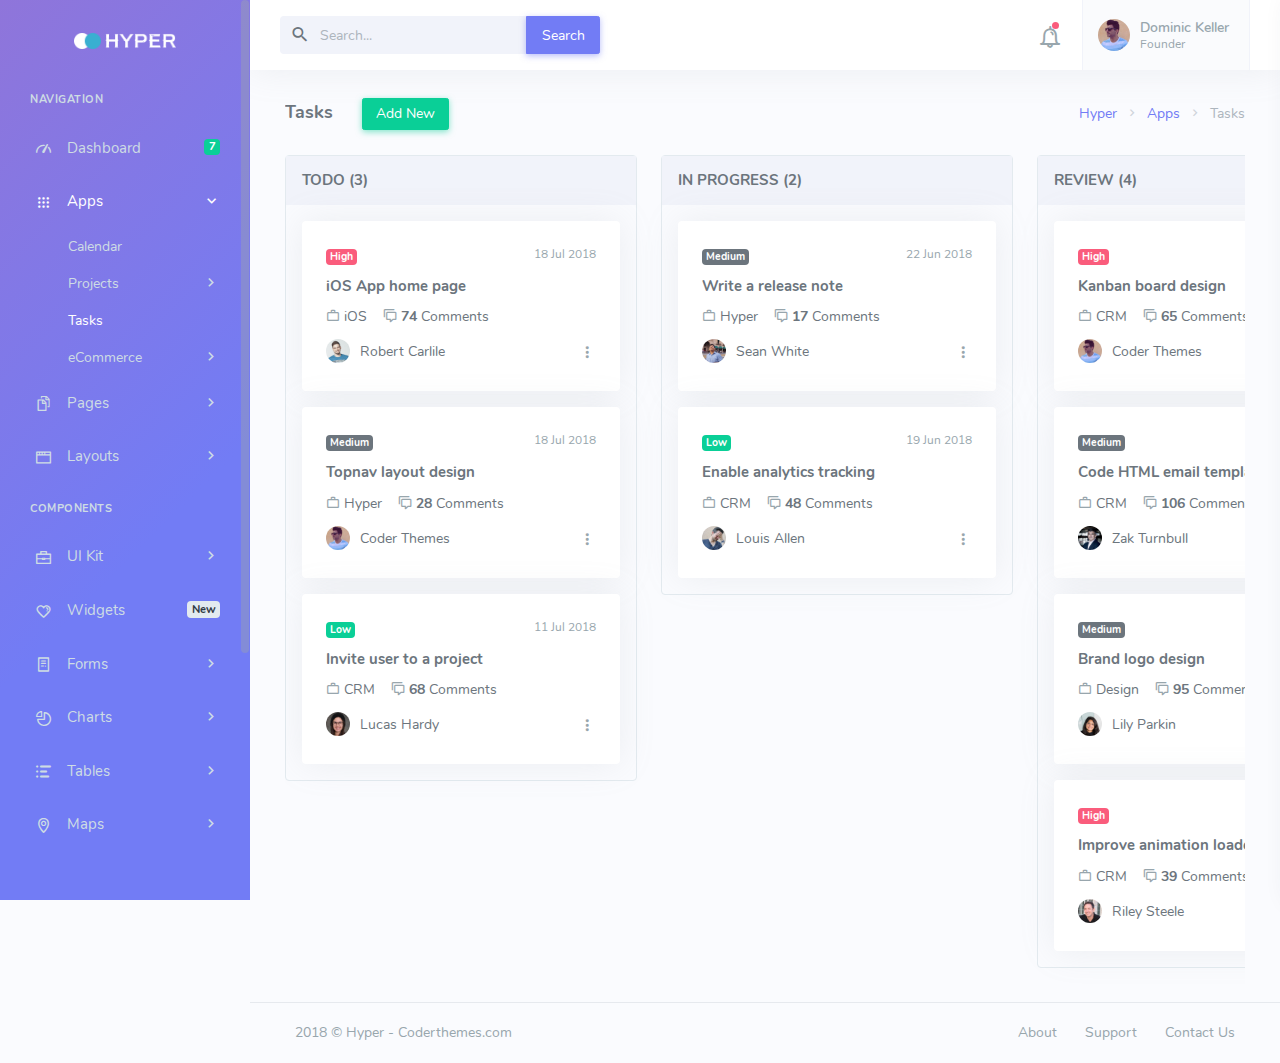
<file: apps-tasks.html>
<!DOCTYPE html>
<html lang="en">
    <head>
        <meta charset="utf-8" />
        <title>Hyper - Responsive Bootstrap 4 Admin Dashboard</title>
        <meta name="viewport" content="width=device-width, initial-scale=1.0">
        <meta content="A fully featured admin theme which can be used to build CRM, CMS, etc." name="description" />
        <meta content="Coderthemes" name="author" />
        <!-- App favicon -->
        <link rel="shortcut icon" href="assets/images/favicon.ico">

        <!-- App css -->
        <link href="assets/css/icons.min.css" rel="stylesheet" type="text/css" />
        <link href="assets/css/app.min.css" rel="stylesheet" type="text/css" />

    </head>

    <body>

        <!-- Begin page -->
        <div class="wrapper">

            <!-- ========== Left Sidebar Start ========== -->
            <div class="left-side-menu">

                <div class="slimscroll-menu">

                    <!-- LOGO -->
                    <a href="index.html" class="logo text-center">
                        <span class="logo-lg">
                            <img src="assets/images/logo.png" alt="" height="16">
                        </span>
                        <span class="logo-sm">
                            <img src="assets/images/logo_sm.png" alt="" height="16">
                        </span>
                    </a>

                    <!--- Sidemenu -->
                    <ul class="metismenu side-nav">

                        <li class="side-nav-title side-nav-item">Navigation</li>

                        <li class="side-nav-item">
                            <a href="index.html" class="side-nav-link">
                                <i class="dripicons-meter"></i>
                                <span class="badge badge-success float-right">7</span>
                                <span> Dashboard </span>
                            </a>
                        </li>

                        <li class="side-nav-item">
                            <a href="javascript: void(0);" class="side-nav-link">
                                <i class="dripicons-view-apps"></i>
                                <span> Apps </span>
                                <span class="menu-arrow"></span>
                            </a>
                            <ul class="side-nav-second-level" aria-expanded="false">
                                <li>
                                    <a href="apps-calendar.html">Calendar</a>
                                </li>
                                <li class="side-nav-item">
                                    <a href="javascript: void(0);" aria-expanded="false">Projects
                                        <span class="menu-arrow"></span>
                                    </a>
                                    <ul class="side-nav-third-level" aria-expanded="false">
                                        <li>
                                            <a href="apps-projects-list.html">List</a>
                                        </li>
                                        <li>
                                            <a href="apps-projects-details.html">Details</a>
                                        </li>
                                    </ul>
                                </li>
                                <li>
                                    <a href="apps-tasks.html">Tasks</a>
                                </li>
                                <li class="side-nav-item">
                                    <a href="javascript: void(0);" aria-expanded="false">eCommerce
                                        <span class="menu-arrow"></span>
                                    </a>
                                    <ul class="side-nav-third-level" aria-expanded="false">
                                        <li>
                                            <a href="apps-ecommerce-products.html">Products</a>
                                        </li>
                                        <li>
                                            <a href="apps-ecommerce-products-details.html">Products Details</a>
                                        </li>
                                        <li>
                                            <a href="apps-ecommerce-orders.html">Orders</a>
                                        </li>
                                        <li>
                                            <a href="apps-ecommerce-orders-details.html">Order Details</a>
                                        </li>
                                        <li>
                                            <a href="apps-ecommerce-customers.html">Customers</a>
                                        </li>
                                        <li>
                                            <a href="apps-ecommerce-shopping-cart.html">Shopping Cart</a>
                                        </li>
                                        <li>
                                            <a href="apps-ecommerce-checkout.html">Checkout</a>
                                        </li>
                                        <li>
                                            <a href="apps-ecommerce-sellers.html">Sellers</a>
                                        </li>
                                    </ul>
                                </li>
                            </ul>
                        </li>
            
                        <li class="side-nav-item">
                            <a href="javascript: void(0);" class="side-nav-link">
                                <i class="dripicons-copy"></i>
                                <span> Pages </span>
                                <span class="menu-arrow"></span>
                            </a>
                            <ul class="side-nav-second-level" aria-expanded="false">
                                <li>
                                    <a href="pages-starter.html">Starter Page</a>
                                </li>
                                <li>
                                    <a href="pages-profile.html">Profile</a>
                                </li>
                                <li>
                                    <a href="pages-invoice.html">Invoice</a>
                                </li>
                                <li>
                                    <a href="pages-faq.html">FAQ</a>
                                </li>
                                <li>
                                    <a href="pages-pricing.html">Pricing</a>
                                </li>
                                <li>
                                    <a href="pages-maintenance.html">Maintenance</a>
                                </li>
                                <li class="side-nav-item">
                                    <a href="javascript: void(0);" aria-expanded="false">Authentication
                                        <span class="menu-arrow"></span>
                                    </a>
                                    <ul class="side-nav-third-level" aria-expanded="false">
                                        <li>
                                            <a href="pages-login.html">Login</a>
                                        </li>
                                        <li>
                                            <a href="pages-login-2.html">Login 2</a>
                                        </li>
                                        <li>
                                            <a href="pages-register.html">Register</a>
                                        </li>
                                        <li>
                                            <a href="pages-register-2.html">Register 2</a>
                                        </li>
                                        <li>
                                            <a href="pages-logout.html">Logout</a>
                                        </li>
                                        <li>
                                            <a href="pages-logout-2.html">Logout 2</a>
                                        </li>
                                        <li>
                                            <a href="pages-recoverpw.html">Recover Password</a>
                                        </li>
                                        <li>
                                            <a href="pages-recoverpw-2.html">Recover Password 2</a>
                                        </li>
                                        <li>
                                            <a href="pages-lock-screen.html">Lock Screen</a>
                                        </li>
                                        <li>
                                            <a href="pages-lock-screen-2.html">Lock Screen 2</a>
                                        </li>
                                        <li>
                                            <a href="pages-confirm-mail.html">Confirm Mail</a>
                                        </li>
                                        <li>
                                            <a href="pages-confirm-mail-2.html">Confirm Mail 2</a>
                                        </li>
                                    </ul>
                                </li>
                                <li class="side-nav-item">
                                    <a href="javascript: void(0);" aria-expanded="false">Error
                                        <span class="menu-arrow"></span>
                                    </a>
                                    <ul class="side-nav-third-level" aria-expanded="false">
                                        <li>
                                            <a href="pages-404.html">Error 404</a>
                                        </li>
                                        <li>
                                            <a href="pages-404-alt.html">Error 404-alt</a>
                                        </li>
                                        <li>
                                            <a href="pages-500.html">Error 500</a>
                                        </li>
                                    </ul>
                                </li>
                            </ul>
                        </li>

                        <li class="side-nav-item">
                            <a href="javascript: void(0);" class="side-nav-link">
                                <i class="dripicons-browser"></i>
                                <span> Layouts </span>
                                <span class="menu-arrow"></span>
                            </a>
                            <ul class="side-nav-second-level" aria-expanded="false">
                                <li>
                                    <a href="layouts-horizontal.html">Horizontal</a>
                                </li>
                                <li>
                                    <a href="layouts-light-sidenav.html">Light Sidenav</a>
                                </li>
                                <li>
                                    <a href="layouts-collapsed.html">Collapsed Sidenav</a>
                                </li>
                                <li>
                                    <a href="javascript: void(0);" class="right-bar-toggle">Right Sidebar</a>
                                </li>
                                <li>
                                    <a href="layouts-boxed-vertical.html">Boxed Vertical</a>
                                </li>
                                <li>
                                    <a href="layouts-boxed-horizontal.html">Boxed Horizontal</a>
                                </li>
                            </ul>
                        </li>

                        <li class="side-nav-title side-nav-item mt-1">Components</li>

                        <li class="side-nav-item">
                            <a href="javascript: void(0);" class="side-nav-link">
                                <i class="dripicons-briefcase"></i>
                                <span> UI Kit </span>
                                <span class="menu-arrow"></span>
                            </a>
                            <ul class="side-nav-second-level" aria-expanded="false">
                                <li>
                                    <a href="ui-cards.html">Cards</a>
                                </li>
                                <li>
                                    <a href="ui-buttons.html">Buttons</a>
                                </li>
                                <li>
                                    <a href="ui-modals.html">Modals</a>
                                </li>
                                <li>
                                    <a href="ui-tabs.html">Tabs</a>
                                </li>
                                <li>
                                    <a href="ui-notifications.html">Notifications</a>
                                </li>
                                <li>
                                    <a href="ui-grid.html">Grid</a>
                                </li>
                                <li>
                                    <a href="ui-general.html">General</a>
                                </li>
                                <li>
                                    <a href="ui-typography.html">Typography</a>
                                </li>
                                <li>
                                    <a href="ui-icons.html">Icons</a>
                                </li>
                                <li>
                                    <a href="ui-dragula.html">Dragula</a>
                                </li>
                            </ul>
                        </li>

                        <li class="side-nav-item">
                            <a href="widgets.html" class="side-nav-link">
                                <i class="dripicons-heart"></i>
                                <span class="badge badge-light float-right">New</span>
                                <span> Widgets </span>
                            </a>
                        </li>

                        <li class="side-nav-item">
                            <a href="javascript: void(0);" class="side-nav-link">
                                <i class="dripicons-document"></i>
                                <span> Forms </span>
                                <span class="menu-arrow"></span>
                            </a>
                            <ul class="side-nav-second-level" aria-expanded="false">
                                <li>
                                    <a href="form-elements.html">Basic Elements</a>
                                </li>
                                <li>
                                    <a href="form-advanced.html">Form Advanced</a>
                                </li>
                                <li>
                                    <a href="form-validation.html">Validation</a>
                                </li>
                                <li>
                                    <a href="form-wizard.html">Wizard</a>
                                </li>
                                <li>
                                    <a href="form-fileuploads.html">File Uploads</a>
                                </li>
                                <li>
                                    <a href="form-editors.html">Editors</a>
                                </li>
                            </ul>
                        </li>

                        <li class="side-nav-item">
                            <a href="javascript: void(0);" class="side-nav-link">
                                <i class="dripicons-graph-pie"></i>
                                <span> Charts </span>
                                <span class="menu-arrow"></span>
                            </a>
                            <ul class="side-nav-second-level" aria-expanded="false">
                                <li>
                                    <a href="charts-chartjs.html">Chartjs</a>
                                </li>
                                <li>
                                    <a href="charts-brite.html">Britecharts</a>
                                </li>
                                <li class="side-nav-item">
                                    <a href="javascript: void(0);" aria-expanded="false">Apex Charts
                                        <span class="menu-arrow"></span>
                                    </a>
                                    <ul class="side-nav-third-level" aria-expanded="false">
                                        <li>
                                            <a href="charts-apex-line.html">Line</a>
                                        </li>
                                        <li>
                                            <a href="charts-apex-area.html">Area</a>
                                        </li>
                                        <li>
                                            <a href="charts-apex-column.html">Column</a>
                                        </li>
                                        <li>
                                            <a href="charts-apex-bar.html">Bar</a>
                                        </li>
                                        <li>
                                            <a href="charts-apex-mixed.html">Mixed</a>
                                        </li>
                                        <li>
                                            <a href="charts-apex-bubble.html">Bubble</a>
                                        </li>
                                        <li>
                                            <a href="charts-apex-scatter.html">Scatter</a>
                                        </li>
                                        <li>
                                            <a href="charts-apex-pie.html">Pie</a>
                                        </li>
                                        <li>
                                            <a href="charts-apex-radialbar.html">RadialBar</a>
                                        </li>
                                        <li>
                                            <a href="charts-apex-heatmap.html">Heatmap</a>
                                        </li>
                                        <li>
                                            <a href="charts-apex-sparklines.html">Sparklines</a>
                                        </li>
                                        <li>
                                            <a href="charts-apex-candlestick.html">Candlestick</a>
                                        </li>
                                    </ul>
                                </li>
                            </ul>
                        </li>

                        <li class="side-nav-item">
                            <a href="javascript: void(0);" class="side-nav-link">
                                <i class="dripicons-list"></i>
                                <span> Tables </span>
                                <span class="menu-arrow"></span>
                            </a>
                            <ul class="side-nav-second-level" aria-expanded="false">
                                <li>
                                    <a href="tables-basic.html">Basic Tables</a>
                                </li>
                                <li>
                                    <a href="tables-datatable.html">Data Tables</a>
                                </li>
                            </ul>
                        </li>

                        <li class="side-nav-item">
                            <a href="javascript: void(0);" class="side-nav-link">
                                <i class="dripicons-location"></i>
                                <span> Maps </span>
                                <span class="menu-arrow"></span>
                            </a>
                            <ul class="side-nav-second-level" aria-expanded="false">
                                <li>
                                    <a href="maps-google.html">Google Maps</a>
                                </li>
                                <li>
                                    <a href="maps-vector.html">Vector Maps</a>
                                </li>
                            </ul>
                        </li>
            
                    </ul>

                    <!-- Help Box -->
                    <div class="help-box text-white text-center">
                        <a href="javascript: void(0);" class="float-right close-btn text-white">
                            <i class="mdi mdi-close"></i>
                        </a>
                        <img src="assets/images/help-icon.svg" height="90" alt="Helper Icon Image" />
                        <h5 class="mt-3">Unlimited Access</h5>
                        <p class="mb-3">Upgrade to plan to get access to unlimited reports</p>
                        <a href="javascript: void(0);" class="btn btn-outline-light btn-sm">Upgrade</a>
                    </div>
                    <!-- end Help Box -->
                    <!-- End Sidebar -->

                    <div class="clearfix"></div>

                </div>
                <!-- Sidebar -left -->

            </div>
            <!-- Left Sidebar End -->

            <!-- ============================================================== -->
            <!-- Start Page Content here -->
            <!-- ============================================================== -->

            <div class="content-page">
                <div class="content">

                    <!-- Topbar Start -->
                    <div class="navbar-custom">
                        <ul class="list-unstyled topbar-right-menu float-right mb-0">

                            <li class="dropdown notification-list">
                                <a class="nav-link dropdown-toggle arrow-none" data-toggle="dropdown" href="#" role="button" aria-haspopup="false" aria-expanded="false">
                                    <i class="dripicons-bell noti-icon"></i>
                                    <span class="noti-icon-badge"></span>
                                </a>
                                <div class="dropdown-menu dropdown-menu-right dropdown-menu-animated dropdown-lg">

                                    <!-- item-->
                                    <div class="dropdown-item noti-title">
                                        <h5 class="m-0">
                                            <span class="float-right">
                                                <a href="javascript: void(0);" class="text-dark">
                                                    <small>Clear All</small>
                                                </a>
                                            </span>Notification
                                        </h5>
                                    </div>

                                    <div class="slimscroll" style="max-height: 230px;">
                                        <!-- item-->
                                        <a href="javascript:void(0);" class="dropdown-item notify-item">
                                            <div class="notify-icon bg-primary">
                                                <i class="mdi mdi-comment-account-outline"></i>
                                            </div>
                                            <p class="notify-details">Caleb Flakelar commented on Admin
                                                <small class="text-muted">1 min ago</small>
                                            </p>
                                        </a>

                                        <!-- item-->
                                        <a href="javascript:void(0);" class="dropdown-item notify-item">
                                            <div class="notify-icon bg-info">
                                                <i class="mdi mdi-account-plus"></i>
                                            </div>
                                            <p class="notify-details">New user registered.
                                                <small class="text-muted">5 hours ago</small>
                                            </p>
                                        </a>

                                        <!-- item-->
                                        <a href="javascript:void(0);" class="dropdown-item notify-item">
                                            <div class="notify-icon">
                                                <img src="assets/images/users/avatar-2.jpg" class="img-fluid rounded-circle" alt="" /> </div>
                                            <p class="notify-details">Cristina Pride</p>
                                            <p class="text-muted mb-0 user-msg">
                                                <small>Hi, How are you? What about our next meeting</small>
                                            </p>
                                        </a>

                                        <!-- item-->
                                        <a href="javascript:void(0);" class="dropdown-item notify-item">
                                            <div class="notify-icon bg-primary">
                                                <i class="mdi mdi-comment-account-outline"></i>
                                            </div>
                                            <p class="notify-details">Caleb Flakelar commented on Admin
                                                <small class="text-muted">4 days ago</small>
                                            </p>
                                        </a>

                                        <!-- item-->
                                        <a href="javascript:void(0);" class="dropdown-item notify-item">
                                            <div class="notify-icon">
                                                <img src="assets/images/users/avatar-4.jpg" class="img-fluid rounded-circle" alt="" /> </div>
                                            <p class="notify-details">Karen Robinson</p>
                                            <p class="text-muted mb-0 user-msg">
                                                <small>Wow ! this admin looks good and awesome design</small>
                                            </p>
                                        </a>

                                        <!-- item-->
                                        <a href="javascript:void(0);" class="dropdown-item notify-item">
                                            <div class="notify-icon bg-info">
                                                <i class="mdi mdi-heart"></i>
                                            </div>
                                            <p class="notify-details">Carlos Crouch liked
                                                <b>Admin</b>
                                                <small class="text-muted">13 days ago</small>
                                            </p>
                                        </a>
                                    </div>

                                    <!-- All-->
                                    <a href="javascript:void(0);" class="dropdown-item text-center text-primary notify-item notify-all">
                                        View All
                                    </a>

                                </div>
                            </li>

                            <li class="dropdown notification-list">
                                <a class="nav-link dropdown-toggle nav-user arrow-none mr-0" data-toggle="dropdown" href="#" role="button" aria-haspopup="false"
                                    aria-expanded="false">
                                    <span class="account-user-avatar"> 
                                        <img src="assets/images/users/avatar-1.jpg" alt="user-image" class="rounded-circle">
                                    </span>
                                    <span>
                                        <span class="account-user-name">Dominic Keller</span>
                                        <span class="account-position">Founder</span>
                                    </span>
                                </a>
                                <div class="dropdown-menu dropdown-menu-right dropdown-menu-animated profile-dropdown ">
                                    <!-- item-->
                                    <div class=" dropdown-header noti-title">
                                        <h6 class="text-overflow m-0">Welcome !</h6>
                                    </div>

                                    <!-- item-->
                                    <a href="javascript:void(0);" class="dropdown-item notify-item">
                                        <i class="mdi mdi-account-circle"></i>
                                        <span>My Account</span>
                                    </a>

                                    <!-- item-->
                                    <a href="javascript:void(0);" class="dropdown-item notify-item">
                                        <i class="mdi mdi-account-settings-variant"></i>
                                        <span>Settings</span>
                                    </a>

                                    <!-- item-->
                                    <a href="javascript:void(0);" class="dropdown-item notify-item">
                                        <i class="mdi mdi-lifebuoy"></i>
                                        <span>Support</span>
                                    </a>

                                    <!-- item-->
                                    <a href="javascript:void(0);" class="dropdown-item notify-item">
                                        <i class="mdi mdi-lock-outline"></i>
                                        <span>Lock Screen</span>
                                    </a>

                                    <!-- item-->
                                    <a href="javascript:void(0);" class="dropdown-item notify-item">
                                        <i class="mdi mdi-logout"></i>
                                        <span>Logout</span>
                                    </a>

                                </div>
                            </li>

                        </ul>
                        <button class="button-menu-mobile open-left disable-btn">
                            <i class="mdi mdi-menu"></i>
                        </button>
                        <div class="app-search">
                            <form>
                                <div class="input-group">
                                    <input type="text" class="form-control" placeholder="Search...">
                                    <span class="mdi mdi-magnify"></span>
                                    <div class="input-group-append">
                                        <button class="btn btn-primary" type="submit">Search</button>
                                    </div>
                                </div>
                            </form>
                        </div>
                    </div>
                    <!-- end Topbar -->

                    <!-- Start Content-->
                    <div class="container-fluid">
                        
                        <!-- start page title -->
                        <div class="row">
                            <div class="col-12">
                                <div class="page-title-box">
                                    <div class="page-title-right">
                                        <ol class="breadcrumb m-0">
                                            <li class="breadcrumb-item"><a href="javascript: void(0);">Hyper</a></li>
                                            <li class="breadcrumb-item"><a href="javascript: void(0);">Apps</a></li>
                                            <li class="breadcrumb-item active">Tasks</li>
                                        </ol>
                                    </div>
                                    <h4 class="page-title">Tasks 
                                        <a href="#" data-toggle="modal" data-target="#add-new-task-modal" class="btn btn-success btn-sm ml-3">Add New</a></h4>
                                </div>
                            </div>
                        </div>     
                        <!-- end page title --> 

                        <div class="row">
                            <div class="col-12">
                                <div class="board">
                                    <div class="tasks" data-plugin="dragula" data-containers='["task-list-one", "task-list-two", "task-list-three", "task-list-four"]'>
                                        <h5 class="mt-0 task-header">TODO (3)</h5>
                                        
                                        <div id="task-list-one" class="task-list-items">

                                            <!-- Task Item -->
                                            <div class="card mb-0">
                                                <div class="card-body p-3">
                                                    <small class="float-right text-muted">18 Jul 2018</small>
                                                    <span class="badge badge-danger">High</span>

                                                    <h5 class="mt-2 mb-2">
                                                        <a href="#" data-toggle="modal" data-target="#task-detail-modal" class="text-body">iOS App home page</a>
                                                    </h5>

                                                    <p class="mb-0">
                                                        <span class="pr-2 text-nowrap mb-2 d-inline-block">
                                                            <i class="mdi mdi-briefcase-outline text-muted"></i>
                                                            iOS
                                                        </span>
                                                        <span class="text-nowrap mb-2 d-inline-block">
                                                            <i class="mdi mdi-comment-multiple-outline text-muted"></i>
                                                            <b>74</b> Comments
                                                        </span>
                                                    </p>

                                                    <div class="dropdown float-right">
                                                        <a href="javascript:void(0);" class="dropdown-toggle text-muted arrow-none" data-toggle="dropdown" aria-expanded="false">
                                                            <i class="mdi mdi-dots-vertical font-18"></i>
                                                        </a>
                                                        <div class="dropdown-menu dropdown-menu-right">
                                                            <!-- item-->
                                                            <a href="javascript:void(0);" class="dropdown-item"><i class="mdi mdi-pencil mr-1"></i>Edit</a>
                                                            <!-- item-->
                                                            <a href="javascript:void(0);" class="dropdown-item"><i class="mdi mdi-delete mr-1"></i>Delete</a>
                                                            <!-- item-->
                                                            <a href="javascript:void(0);" class="dropdown-item"><i class="mdi mdi-plus-circle-outline mr-1"></i>Add People</a>
                                                            <!-- item-->
                                                            <a href="javascript:void(0);" class="dropdown-item"><i class="mdi mdi-exit-to-app mr-1"></i>Leave</a>
                                                        </div>
                                                    </div>

                                                    <p class="mb-0">
                                                        <img src="assets/images/users/avatar-2.jpg" alt="user-img" class="avatar-xs rounded-circle mr-1" />
                                                        <span class="align-middle">Robert Carlile</span>
                                                    </p>
                                                </div> <!-- end card-body -->
                                            </div>
                                            <!-- Task Item End -->

                                            <!-- Task Item -->
                                            <div class="card mb-0">
                                                <div class="card-body p-3">
                                                    <small class="float-right text-muted">18 Jul 2018</small>
                                                    <span class="badge badge-secondary">Medium</span>

                                                    <h5 class="mt-2 mb-2">
                                                        <a href="#" data-toggle="modal" data-target="#task-detail-modal" class="text-body">Topnav layout design</a>
                                                    </h5>

                                                    <p class="mb-0">
                                                        <span class="pr-2 text-nowrap mb-2 d-inline-block">
                                                            <i class="mdi mdi-briefcase-outline text-muted"></i>
                                                            Hyper
                                                        </span>
                                                        <span class="text-nowrap mb-2 d-inline-block">
                                                            <i class="mdi mdi-comment-multiple-outline text-muted"></i>
                                                            <b>28</b> Comments
                                                        </span>
                                                    </p>

                                                    <div class="dropdown float-right">
                                                        <a href="javascript:void(0);" class="dropdown-toggle text-muted arrow-none" data-toggle="dropdown" aria-expanded="false">
                                                            <i class="mdi mdi-dots-vertical font-18"></i>
                                                        </a>
                                                        <div class="dropdown-menu dropdown-menu-right">
                                                            <!-- item-->
                                                            <a href="javascript:void(0);" class="dropdown-item"><i class="mdi mdi-pencil mr-1"></i>Edit</a>
                                                            <!-- item-->
                                                            <a href="javascript:void(0);" class="dropdown-item"><i class="mdi mdi-delete mr-1"></i>Delete</a>
                                                            <!-- item-->
                                                            <a href="javascript:void(0);" class="dropdown-item"><i class="mdi mdi-plus-circle-outline mr-1"></i>Add People</a>
                                                            <!-- item-->
                                                            <a href="javascript:void(0);" class="dropdown-item"><i class="mdi mdi-exit-to-app mr-1"></i>Leave</a>
                                                        </div>
                                                    </div>

                                                    <p class="mb-0">
                                                        <img src="assets/images/users/avatar-1.jpg" alt="user-img" class="avatar-xs rounded-circle mr-1" />
                                                        <span class="align-middle">Coder Themes</span>
                                                    </p>
                                                </div> <!-- end card-body -->
                                            </div>
                                            <!-- Task Item End -->

                                            <!-- Task Item -->
                                            <div class="card mb-0">
                                                <div class="card-body p-3">
                                                    <small class="float-right text-muted">11 Jul 2018</small>
                                                    <span class="badge badge-success">Low</span>

                                                    <h5 class="mt-2 mb-2">
                                                        <a href="#" data-toggle="modal" data-target="#task-detail-modal" class="text-body">Invite user to a project</a>
                                                    </h5>

                                                    <p class="mb-0">
                                                        <span class="pr-2 text-nowrap mb-2 d-inline-block">
                                                            <i class="mdi mdi-briefcase-outline text-muted"></i>
                                                            CRM
                                                        </span>
                                                        <span class="text-nowrap mb-2 d-inline-block">
                                                            <i class="mdi mdi-comment-multiple-outline text-muted"></i>
                                                            <b>68</b> Comments
                                                        </span>
                                                    </p>

                                                    <div class="dropdown float-right">
                                                        <a href="javascript:void(0);" class="dropdown-toggle text-muted arrow-none" data-toggle="dropdown" aria-expanded="false">
                                                            <i class="mdi mdi-dots-vertical font-18"></i>
                                                        </a>
                                                        <div class="dropdown-menu dropdown-menu-right">
                                                            <!-- item-->
                                                            <a href="javascript:void(0);" class="dropdown-item"><i class="mdi mdi-pencil mr-1"></i>Edit</a>
                                                            <!-- item-->
                                                            <a href="javascript:void(0);" class="dropdown-item"><i class="mdi mdi-delete mr-1"></i>Delete</a>
                                                            <!-- item-->
                                                            <a href="javascript:void(0);" class="dropdown-item"><i class="mdi mdi-plus-circle-outline mr-1"></i>Add People</a>
                                                            <!-- item-->
                                                            <a href="javascript:void(0);" class="dropdown-item"><i class="mdi mdi-exit-to-app mr-1"></i>Leave</a>
                                                        </div>
                                                    </div>

                                                    <p class="mb-0">
                                                        <img src="assets/images/users/avatar-3.jpg" alt="user-img" class="avatar-xs rounded-circle mr-1" />
                                                        <span class="align-middle">Lucas Hardy</span>
                                                    </p>
                                                </div> <!-- end card-body -->
                                            </div>
                                            <!-- Task Item End -->
                                            
                                        </div> <!-- end company-list-1-->
                                    </div>

                                    <div class="tasks">
                                        <h5 class="mt-0 task-header text-uppercase">In Progress (2)</h5>
                                        
                                        <div id="task-list-two" class="task-list-items">

                                            <!-- Task Item -->
                                            <div class="card mb-0">
                                                <div class="card-body p-3">
                                                    <small class="float-right text-muted">22 Jun 2018</small>
                                                    <span class="badge badge-secondary">Medium</span>

                                                    <h5 class="mt-2 mb-2">
                                                        <a href="#" data-toggle="modal" data-target="#task-detail-modal" class="text-body">Write a release note</a>
                                                    </h5>

                                                    <p class="mb-0">
                                                        <span class="pr-2 text-nowrap mb-2 d-inline-block">
                                                            <i class="mdi mdi-briefcase-outline text-muted"></i>
                                                            Hyper
                                                        </span>
                                                        <span class="text-nowrap mb-2 d-inline-block">
                                                            <i class="mdi mdi-comment-multiple-outline text-muted"></i>
                                                            <b>17</b> Comments
                                                        </span>
                                                    </p>

                                                    <div class="dropdown float-right">
                                                        <a href="javascript:void(0);" class="dropdown-toggle text-muted arrow-none" data-toggle="dropdown" aria-expanded="false">
                                                            <i class="mdi mdi-dots-vertical font-18"></i>
                                                        </a>
                                                        <div class="dropdown-menu dropdown-menu-right">
                                                            <!-- item-->
                                                            <a href="javascript:void(0);" class="dropdown-item"><i class="mdi mdi-pencil mr-1"></i>Edit</a>
                                                            <!-- item-->
                                                            <a href="javascript:void(0);" class="dropdown-item"><i class="mdi mdi-delete mr-1"></i>Delete</a>
                                                            <!-- item-->
                                                            <a href="javascript:void(0);" class="dropdown-item"><i class="mdi mdi-plus-circle-outline mr-1"></i>Add People</a>
                                                            <!-- item-->
                                                            <a href="javascript:void(0);" class="dropdown-item"><i class="mdi mdi-exit-to-app mr-1"></i>Leave</a>
                                                        </div>
                                                    </div>

                                                    <p class="mb-0">
                                                        <img src="assets/images/users/avatar-5.jpg" alt="user-img" class="avatar-xs rounded-circle mr-1" />
                                                        <span class="align-middle">Sean White</span>
                                                    </p>
                                                </div> <!-- end card-body -->
                                            </div>
                                            <!-- Task Item End -->

                                            <!-- Task Item -->
                                            <div class="card mb-0">
                                                <div class="card-body p-3">
                                                    <small class="float-right text-muted">19 Jun 2018</small>
                                                    <span class="badge badge-success">Low</span>

                                                    <h5 class="mt-2 mb-2">
                                                        <a href="#" data-toggle="modal" data-target="#task-detail-modal" class="text-body">Enable analytics tracking</a>
                                                    </h5>

                                                    <p class="mb-0">
                                                        <span class="pr-2 text-nowrap mb-2 d-inline-block">
                                                            <i class="mdi mdi-briefcase-outline text-muted"></i>
                                                            CRM
                                                        </span>
                                                        <span class="text-nowrap mb-2 d-inline-block">
                                                            <i class="mdi mdi-comment-multiple-outline text-muted"></i>
                                                            <b>48</b> Comments
                                                        </span>
                                                    </p>

                                                    <div class="dropdown float-right">
                                                        <a href="javascript:void(0);" class="dropdown-toggle text-muted arrow-none" data-toggle="dropdown" aria-expanded="false">
                                                            <i class="mdi mdi-dots-vertical font-18"></i>
                                                        </a>
                                                        <div class="dropdown-menu dropdown-menu-right">
                                                            <!-- item-->
                                                            <a href="javascript:void(0);" class="dropdown-item"><i class="mdi mdi-pencil mr-1"></i>Edit</a>
                                                            <!-- item-->
                                                            <a href="javascript:void(0);" class="dropdown-item"><i class="mdi mdi-delete mr-1"></i>Delete</a>
                                                            <!-- item-->
                                                            <a href="javascript:void(0);" class="dropdown-item"><i class="mdi mdi-plus-circle-outline mr-1"></i>Add People</a>
                                                            <!-- item-->
                                                            <a href="javascript:void(0);" class="dropdown-item"><i class="mdi mdi-exit-to-app mr-1"></i>Leave</a>
                                                        </div>
                                                    </div>

                                                    <p class="mb-0">
                                                        <img src="assets/images/users/avatar-6.jpg" alt="user-img" class="avatar-xs rounded-circle mr-1" />
                                                        <span class="align-middle">Louis Allen</span>
                                                    </p>
                                                </div> <!-- end card-body -->
                                            </div>
                                            <!-- Task Item End -->

                                        </div> <!-- end company-list-2-->
                                    </div>


                                    <div class="tasks">
                                        <h5 class="mt-0 task-header text-uppercase">Review (4)</h5>
                                        <div id="task-list-three" class="task-list-items">

                                            <!-- Task Item -->
                                            <div class="card mb-0">
                                                <div class="card-body p-3">
                                                    <small class="float-right text-muted">2 May 2018</small>
                                                    <span class="badge badge-danger">High</span>

                                                    <h5 class="mt-2 mb-2">
                                                        <a href="#" data-toggle="modal" data-target="#task-detail-modal" class="text-body">Kanban board design</a>
                                                    </h5>

                                                    <p class="mb-0">
                                                        <span class="pr-2 text-nowrap mb-2 d-inline-block">
                                                            <i class="mdi mdi-briefcase-outline text-muted"></i>
                                                            CRM
                                                        </span>
                                                        <span class="text-nowrap mb-2 d-inline-block">
                                                            <i class="mdi mdi-comment-multiple-outline text-muted"></i>
                                                            <b>65</b> Comments
                                                        </span>
                                                    </p>

                                                    <div class="dropdown float-right">
                                                        <a href="javascript:void(0);" class="dropdown-toggle text-muted arrow-none" data-toggle="dropdown" aria-expanded="false">
                                                            <i class="mdi mdi-dots-vertical font-18"></i>
                                                        </a>
                                                        <div class="dropdown-menu dropdown-menu-right">
                                                            <!-- item-->
                                                            <a href="javascript:void(0);" class="dropdown-item"><i class="mdi mdi-pencil mr-1"></i>Edit</a>
                                                            <!-- item-->
                                                            <a href="javascript:void(0);" class="dropdown-item"><i class="mdi mdi-delete mr-1"></i>Delete</a>
                                                            <!-- item-->
                                                            <a href="javascript:void(0);" class="dropdown-item"><i class="mdi mdi-plus-circle-outline mr-1"></i>Add People</a>
                                                            <!-- item-->
                                                            <a href="javascript:void(0);" class="dropdown-item"><i class="mdi mdi-exit-to-app mr-1"></i>Leave</a>
                                                        </div>
                                                    </div>

                                                    <p class="mb-0">
                                                        <img src="assets/images/users/avatar-1.jpg" alt="user-img" class="avatar-xs rounded-circle mr-1" />
                                                        <span class="align-middle">Coder Themes</span>
                                                    </p>
                                                </div> <!-- end card-body -->
                                            </div>
                                            <!-- Task Item End -->

                                            <!-- Task Item -->
                                            <div class="card mb-0">
                                                <div class="card-body p-3">
                                                    <small class="float-right text-muted">7 May 2018</small>
                                                    <span class="badge badge-secondary">Medium</span>

                                                    <h5 class="mt-2 mb-2">
                                                        <a href="#" data-toggle="modal" data-target="#task-detail-modal" class="text-body">Code HTML email template</a>
                                                    </h5>

                                                    <p class="mb-0">
                                                        <span class="pr-2 text-nowrap mb-2 d-inline-block">
                                                            <i class="mdi mdi-briefcase-outline text-muted"></i>
                                                            CRM
                                                        </span>
                                                        <span class="text-nowrap mb-2 d-inline-block">
                                                            <i class="mdi mdi-comment-multiple-outline text-muted"></i>
                                                            <b>106</b> Comments
                                                        </span>
                                                    </p>

                                                    <div class="dropdown float-right">
                                                        <a href="javascript:void(0);" class="dropdown-toggle text-muted arrow-none" data-toggle="dropdown" aria-expanded="false">
                                                            <i class="mdi mdi-dots-vertical font-18"></i>
                                                        </a>
                                                        <div class="dropdown-menu dropdown-menu-right">
                                                            <!-- item-->
                                                            <a href="javascript:void(0);" class="dropdown-item"><i class="mdi mdi-pencil mr-1"></i>Edit</a>
                                                            <!-- item-->
                                                            <a href="javascript:void(0);" class="dropdown-item"><i class="mdi mdi-delete mr-1"></i>Delete</a>
                                                            <!-- item-->
                                                            <a href="javascript:void(0);" class="dropdown-item"><i class="mdi mdi-plus-circle-outline mr-1"></i>Add People</a>
                                                            <!-- item-->
                                                            <a href="javascript:void(0);" class="dropdown-item"><i class="mdi mdi-exit-to-app mr-1"></i>Leave</a>
                                                        </div>
                                                    </div>

                                                    <p class="mb-0">
                                                        <img src="assets/images/users/avatar-9.jpg" alt="user-img" class="avatar-xs rounded-circle mr-1" />
                                                        <span class="align-middle">Zak Turnbull</span>
                                                    </p>
                                                </div> <!-- end card-body -->
                                            </div>
                                            <!-- Task Item End -->

                                            <!-- Task Item -->
                                            <div class="card mb-0">
                                                <div class="card-body p-3">
                                                    <small class="float-right text-muted">8 Jul 2018</small>
                                                    <span class="badge badge-secondary">Medium</span>

                                                    <h5 class="mt-2 mb-2">
                                                        <a href="#" data-toggle="modal" data-target="#task-detail-modal" class="text-body">Brand logo design</a>
                                                    </h5>

                                                    <p class="mb-0">
                                                        <span class="pr-2 text-nowrap mb-2 d-inline-block">
                                                            <i class="mdi mdi-briefcase-outline text-muted"></i>
                                                            Design
                                                        </span>
                                                        <span class="text-nowrap mb-2 d-inline-block">
                                                            <i class="mdi mdi-comment-multiple-outline text-muted"></i>
                                                            <b>95</b> Comments
                                                        </span>
                                                    </p>

                                                    <div class="dropdown float-right">
                                                        <a href="javascript:void(0);" class="dropdown-toggle text-muted arrow-none" data-toggle="dropdown" aria-expanded="false">
                                                            <i class="mdi mdi-dots-vertical font-18"></i>
                                                        </a>
                                                        <div class="dropdown-menu dropdown-menu-right">
                                                            <!-- item-->
                                                            <a href="javascript:void(0);" class="dropdown-item"><i class="mdi mdi-pencil mr-1"></i>Edit</a>
                                                            <!-- item-->
                                                            <a href="javascript:void(0);" class="dropdown-item"><i class="mdi mdi-delete mr-1"></i>Delete</a>
                                                            <!-- item-->
                                                            <a href="javascript:void(0);" class="dropdown-item"><i class="mdi mdi-plus-circle-outline mr-1"></i>Add People</a>
                                                            <!-- item-->
                                                            <a href="javascript:void(0);" class="dropdown-item"><i class="mdi mdi-exit-to-app mr-1"></i>Leave</a>
                                                        </div>
                                                    </div>

                                                    <p class="mb-0">
                                                        <img src="assets/images/users/avatar-8.jpg" alt="user-img" class="avatar-xs rounded-circle mr-1" />
                                                        <span class="align-middle">Lily Parkin</span>
                                                    </p>
                                                </div> <!-- end card-body -->
                                            </div>
                                            <!-- Task Item End -->

                                            <!-- Task Item -->
                                            <div class="card mb-0">
                                                <div class="card-body p-3">
                                                    <small class="float-right text-muted">22 Jul 2018</small>
                                                    <span class="badge badge-danger">High</span>

                                                    <h5 class="mt-2 mb-2">
                                                        <a href="#" data-toggle="modal" data-target="#task-detail-modal" class="text-body">Improve animation loader</a>
                                                    </h5>

                                                    <p class="mb-0">
                                                        <span class="pr-2 text-nowrap mb-2 d-inline-block">
                                                            <i class="mdi mdi-briefcase-outline text-muted"></i>
                                                            CRM
                                                        </span>
                                                        <span class="text-nowrap mb-2 d-inline-block">
                                                            <i class="mdi mdi-comment-multiple-outline text-muted"></i>
                                                            <b>39</b> Comments
                                                        </span>
                                                    </p>

                                                    <div class="dropdown float-right">
                                                        <a href="javascript:void(0);" class="dropdown-toggle text-muted arrow-none" data-toggle="dropdown" aria-expanded="false">
                                                            <i class="mdi mdi-dots-vertical font-18"></i>
                                                        </a>
                                                        <div class="dropdown-menu dropdown-menu-right">
                                                            <!-- item-->
                                                            <a href="javascript:void(0);" class="dropdown-item"><i class="mdi mdi-pencil mr-1"></i>Edit</a>
                                                            <!-- item-->
                                                            <a href="javascript:void(0);" class="dropdown-item"><i class="mdi mdi-delete mr-1"></i>Delete</a>
                                                            <!-- item-->
                                                            <a href="javascript:void(0);" class="dropdown-item"><i class="mdi mdi-plus-circle-outline mr-1"></i>Add People</a>
                                                            <!-- item-->
                                                            <a href="javascript:void(0);" class="dropdown-item"><i class="mdi mdi-exit-to-app mr-1"></i>Leave</a>
                                                        </div>
                                                    </div>

                                                    <p class="mb-0">
                                                        <img src="assets/images/users/avatar-4.jpg" alt="user-img" class="avatar-xs rounded-circle mr-1" />
                                                        <span class="align-middle">Riley Steele</span>
                                                    </p>
                                                </div> <!-- end card-body -->
                                            </div>
                                            <!-- Task Item End -->

                                        </div> <!-- end company-list-3-->
                                    </div>

                                    <div class="tasks">
                                        <h5 class="mt-0 task-header text-uppercase">Done (1)</h5>
                                        <div id="task-list-four" class="task-list-items">

                                            <!-- Task Item -->
                                            <div class="card mb-0">
                                                <div class="card-body p-3">
                                                    <small class="float-right text-muted">16 Jul 2018</small>
                                                    <span class="badge badge-success">Low</span>

                                                    <h5 class="mt-2 mb-2">
                                                        <a href="#" data-toggle="modal" data-target="#task-detail-modal" class="text-body">Dashboard design</a>
                                                    </h5>

                                                    <p class="mb-0">
                                                        <span class="pr-2 text-nowrap mb-2 d-inline-block">
                                                            <i class="mdi mdi-briefcase-outline text-muted"></i>
                                                            Hyper
                                                        </span>
                                                        <span class="text-nowrap mb-2 d-inline-block">
                                                            <i class="mdi mdi-comment-multiple-outline text-muted"></i>
                                                            <b>287</b> Comments
                                                        </span>
                                                    </p>

                                                    <div class="dropdown float-right">
                                                        <a href="javascript:void(0);" class="dropdown-toggle text-muted arrow-none" data-toggle="dropdown" aria-expanded="false">
                                                            <i class="mdi mdi-dots-vertical font-18"></i>
                                                        </a>
                                                        <div class="dropdown-menu dropdown-menu-right">
                                                            <!-- item-->
                                                            <a href="javascript:void(0);" class="dropdown-item"><i class="mdi mdi-pencil mr-1"></i>Edit</a>
                                                            <!-- item-->
                                                            <a href="javascript:void(0);" class="dropdown-item"><i class="mdi mdi-delete mr-1"></i>Delete</a>
                                                            <!-- item-->
                                                            <a href="javascript:void(0);" class="dropdown-item"><i class="mdi mdi-plus-circle-outline mr-1"></i>Add People</a>
                                                            <!-- item-->
                                                            <a href="javascript:void(0);" class="dropdown-item"><i class="mdi mdi-exit-to-app mr-1"></i>Leave</a>
                                                        </div>
                                                    </div>

                                                    <p class="mb-0">
                                                        <img src="assets/images/users/avatar-10.jpg" alt="user-img" class="avatar-xs rounded-circle mr-1" />
                                                        <span class="align-middle">Harvey Dickinson</span>
                                                    </p>
                                                </div> <!-- end card-body -->
                                            </div>
                                            <!-- Task Item End -->
                                            
                                        </div> <!-- end company-list-4-->
                                    </div>

                                </div> <!-- end .board-->
                            </div> <!-- end col -->
                        </div>
                        <!-- end row-->
                        
                    </div> <!-- container -->

                </div> <!-- content -->

                <!-- Footer Start -->
                <footer class="footer">
                    <div class="container-fluid">
                        <div class="row">
                            <div class="col-md-6">
                                2018 © Hyper - Coderthemes.com
                            </div>
                            <div class="col-md-6">
                                <div class="text-md-right footer-links d-none d-md-block">
                                    <a href="javascript: void(0);">About</a>
                                    <a href="javascript: void(0);">Support</a>
                                    <a href="javascript: void(0);">Contact Us</a>
                                </div>
                            </div>
                        </div>
                    </div>
                </footer>
                <!-- end Footer -->

            </div>

            <!-- ============================================================== -->
            <!-- End Page content -->
            <!-- ============================================================== -->


        </div>
        <!-- END wrapper -->
        


        <!-- Right Sidebar -->
        <div class="right-bar">

            <div class="rightbar-title">
                <a href="javascript:void(0);" class="right-bar-toggle float-right">
                    <i class="dripicons-cross noti-icon"></i>
                </a>
                <h5 class="m-0">Settings</h5>
            </div>

            <div class="slimscroll-menu rightbar-content">

                <!-- Settings -->
                <hr class="mt-0" />
                <h5 class="pl-3">Basic Settings</h5>
                <hr class="mb-0" />

                <div class="p-3">
                    <div class="custom-control custom-checkbox mb-2">
                        <input type="checkbox" class="custom-control-input" id="notifications-check" checked>
                        <label class="custom-control-label" for="notifications-check">Notifications</label>
                    </div>

                    <div class="custom-control custom-checkbox mb-2">
                        <input type="checkbox" class="custom-control-input" id="api-access-check">
                        <label class="custom-control-label" for="api-access-check">API Access</label>
                    </div>

                    <div class="custom-control custom-checkbox mb-2">
                        <input type="checkbox" class="custom-control-input" id="auto-updates-check" checked>
                        <label class="custom-control-label" for="auto-updates-check">Auto Updates</label>
                    </div>

                    <div class="custom-control custom-checkbox mb-2">
                        <input type="checkbox" class="custom-control-input" id="online-status-check" checked>
                        <label class="custom-control-label" for="online-status-check">Online Status</label>
                    </div>

                    <div class="custom-control custom-checkbox mb-2">
                        <input type="checkbox" class="custom-control-input" id="auto-payout-check">
                        <label class="custom-control-label" for="auto-payout-check">Auto Payout</label>
                    </div>

                </div>


                <!-- Timeline -->
                <hr class="mt-0" />
                <h5 class="pl-3">Recent Activity</h5>
                <hr class="mb-0" />
                <div class="pl-2 pr-2">
                    <div class="timeline-alt">
                        <div class="timeline-item">
                            <i class="mdi mdi-upload bg-info-lighten text-info timeline-icon"></i>
                            <div class="timeline-item-info">
                                <a href="#" class="text-info font-weight-bold mb-1 d-block">You sold an item</a>
                                <small>Paul Burgess just purchased “Hyper - Admin Dashboard”!</small>
                                <p>
                                    <small class="text-muted">5 minutes ago</small>
                                </p>
                            </div>
                        </div>

                        <div class="timeline-item">
                            <i class="mdi mdi-airplane bg-primary-lighten text-primary timeline-icon"></i>
                            <div class="timeline-item-info">
                                <a href="#" class="text-primary font-weight-bold mb-1 d-block">Product on the Bootstrap Market</a>
                                <small>Dave Gamache added
                                    <span class="font-weight-bold">Admin Dashboard</span>
                                </small>
                                <p>
                                    <small class="text-muted">30 minutes ago</small>
                                </p>
                            </div>
                        </div>

                        <div class="timeline-item">
                            <i class="mdi mdi-microphone bg-info-lighten text-info timeline-icon"></i>
                            <div class="timeline-item-info">
                                <a href="#" class="text-info font-weight-bold mb-1 d-block">Robert Delaney</a>
                                <small>Send you message
                                    <span class="font-weight-bold">"Are you there?"</span>
                                </small>
                                <p>
                                    <small class="text-muted">2 hours ago</small>
                                </p>
                            </div>
                        </div>

                        <div class="timeline-item">
                            <i class="mdi mdi-upload bg-primary-lighten text-primary timeline-icon"></i>
                            <div class="timeline-item-info">
                                <a href="#" class="text-primary font-weight-bold mb-1 d-block">Audrey Tobey</a>
                                <small>Uploaded a photo
                                    <span class="font-weight-bold">"Error.jpg"</span>
                                </small>
                                <p>
                                    <small class="text-muted">14 hours ago</small>
                                </p>
                            </div>
                        </div>

                        <div class="timeline-item">
                            <i class="mdi mdi-upload bg-info-lighten text-info timeline-icon"></i>
                            <div class="timeline-item-info">
                                <a href="#" class="text-info font-weight-bold mb-1 d-block">You sold an item</a>
                                <small>Paul Burgess just purchased “Hyper - Admin Dashboard”!</small>
                                <p>
                                    <small class="text-muted">1 day ago</small>
                                </p>
                            </div>
                        </div>

                    </div>
                </div>
            </div>
        </div>
        <!-- /Right-bar -->

        <!--  Add new task modal -->
        <div class="modal fade" id="add-new-task-modal" tabindex="-1" role="dialog" aria-labelledby="NewTaskModalLabel" aria-hidden="true">
            <div class="modal-dialog modal-dialog-centered modal-lg">
                <div class="modal-content">
                    <div class="modal-header">
                        <h4 class="modal-title" id="NewTaskModalLabel">Create New Task</h4>
                        <button type="button" class="close" data-dismiss="modal" aria-hidden="true">×</button>
                    </div>
                    <div class="modal-body">
                        <form class="p-2">
                            <div class="form-group">
                                <label>Project</label>
                                <select class="form-control form-control-light">
                                    <option>Select</option>
                                    <option>Hyper - Admin Dashboard</option>
                                    <option>CRM - Design & Development</option>
                                    <option>iOS - App Design</option>
                                </select>
                            </div>

                            <div class="row">
                                <div class="col-md-8">
                                    <div class="form-group">
                                        <label for="task-title">Title</label>
                                        <input type="text" class="form-control form-control-light" id="task-title" placeholder="Enter title">
                                    </div>
                                </div>

                                <div class="col-md-4">
                                    <div class="form-group">
                                        <label for="task-priority">Priority</label>
                                        <select class="form-control form-control-light" id="task-priority">
                                            <option>Low</option>
                                            <option>Medium</option>
                                            <option>High</option>
                                        </select>
                                    </div>
                                </div>
                            </div>

                            <div class="form-group">
                                <label for="task-description">Description</label>
                                <textarea class="form-control form-control-light" id="task-description" rows="3"></textarea>
                            </div>

                            <div class="row">
                                <div class="col-md-6">
                                    <div class="form-group">
                                        <label for="task-title">Assign To</label>
                                        <select class="form-control form-control-light" id="task-priority">
                                            <option>Coderthemes</option>
                                            <option>Robert Carlile</option>
                                            <option>Louis Allen</option>
                                            <option>Sean White</option>
                                            <option>Riley Steele</option>
                                            <option>Zak Turnbull</option>
                                        </select>
                                    </div>
                                </div>

                                <div class="col-md-6">
                                    <div class="form-group">
                                        <label for="task-priority">Due Date</label>
                                        <input type="text" class="form-control form-control-light" id="birthdatepicker" data-toggle="date-picker" data-single-date-picker="true">
                                    </div>
                                </div>
                            </div>
                            
                            <div class="text-right">
                                <button type="button" class="btn btn-light" data-dismiss="modal">Cancel</button>
                                <button type="button" class="btn btn-primary">Create</button>
                            </div>
                        </form>
                    </div>
                </div><!-- /.modal-content -->
            </div><!-- /.modal-dialog -->
        </div><!-- /.modal -->

        <!--  Task details modal -->
        <div class="modal fade" id="task-detail-modal" tabindex="-1" role="dialog" aria-labelledby="TaskDetailModalLabel" aria-hidden="true">
            <div class="modal-dialog modal-dialog-centered modal-lg">
                <div class="modal-content">
                    <div class="modal-header bg-light">
                        <h4 class="modal-title" id="TaskDetailModalLabel">iOS App home page <span class="badge badge-danger ml-2">High</span></h4>
                        <button type="button" class="close" data-dismiss="modal" aria-hidden="true">×</button>
                    </div>
                    <div class="modal-body">
                    
                        <div class="p-2">
                            <h5 class="mt-0">Description:</h5>
    
                            <p class="text-muted mb-4">
                                Voluptates, illo, iste itaque voluptas corrupti ratione reprehenderit magni similique? Tempore, quos delectus asperiores
                                libero voluptas quod perferendis! Voluptate, quod illo rerum? Lorem ipsum dolor sit amet. With supporting text below
                                as a natural lead-in to additional contenposuere erat a ante.
                            </p>
    
                            <div class="row">
                                <div class="col-md-4">
                                    <div class="mb-4">
                                        <h5>Create Date</h5>
                                        <p>17 March 2018 <small class="text-muted">1:00 PM</small></p>
                                    </div>
                                </div>
                                <div class="col-md-4">
                                    <div class="mb-4">
                                        <h5>Due Date</h5>
                                        <p>22 December 2018 <small class="text-muted">1:00 PM</small></p>
                                    </div>
                                </div>
                                <div class="col-md-4">
                                    <div class="mb-4">
                                        <h5>Asignee:</h5>
                                        <a href="javascript:void(0);" data-toggle="tooltip" data-placement="top" title="" data-original-title="Mat Helme" class="d-inline-block">
                                            <img src="assets/images/users/avatar-6.jpg" class="rounded-circle avatar-xs" alt="friend">
                                        </a>
                                    </div>
                                </div>
                            </div>
                            <!-- end row-->

                            <ul class="nav nav-tabs nav-bordered mb-3">
                                <li class="nav-item">
                                    <a href="#home-b1" data-toggle="tab" aria-expanded="false" class="nav-link active">
                                        Comments
                                    </a>
                                </li>
                                <li class="nav-item">
                                    <a href="#profile-b1" data-toggle="tab" aria-expanded="true" class="nav-link">
                                        Files
                                    </a>
                                </li>
                            </ul>

                            <div class="tab-content">
                                <div class="tab-pane show active" id="home-b1">
                                    <textarea class="form-control form-control-light mb-2" placeholder="Write message" id="example-textarea" rows="3"></textarea>
                                    <div class="text-right">
                                        <div class="btn-group mb-2 d-none d-sm-inline-block">
                                            <button type="button" class="btn btn-link btn-sm text-muted font-18"><i class="dripicons-paperclip"></i></button>
                                        </div>
                                        <div class="btn-group mb-2 ml-2 d-none d-sm-inline-block">
                                            <button type="button" class="btn btn-primary btn-sm">Submit</button>
                                        </div>
                                    </div>

                                    <div class="media mt-2">
                                        <img class="mr-3 avatar-sm rounded-circle" src="assets/images/users/avatar-3.jpg" alt="Generic placeholder image">
                                        <div class="media-body">
                                            <h5 class="mt-0">Jeremy Tomlinson</h5>
                                            Cras sit amet nibh libero, in gravida nulla. Nulla vel metus scelerisque ante sollicitudin. Cras purus odio, vestibulum in
                                            vulputate at, tempus viverra turpis.
                                    
                                            <div class="media mt-3">
                                                <a class="pr-3" href="#">
                                                    <img src="assets/images/users/avatar-4.jpg" class="avatar-sm rounded-circle" alt="Generic placeholder image">
                                                </a>
                                                <div class="media-body">
                                                    <h5 class="mt-0">Kathleen Thomas</h5>
                                                    Cras sit amet nibh libero, in gravida nulla. Nulla vel metus scelerisque ante sollicitudin. Cras purus odio, vestibulum in
                                                    vulputate at, tempus viverra turpis.
                                                </div>
                                            </div>
                                        </div>
                                    </div>

                                    <div class="text-center mt-2">
                                        <a href="javascript:void(0);" class="text-danger">Load more </a>
                                    </div>
                                </div>
                                <div class="tab-pane" id="profile-b1">
                                    <div class="card mb-1 shadow-none border border-light">
                                        <div class="p-2">
                                            <div class="row align-items-center">
                                                <div class="col-auto">
                                                    <div class="avatar-sm">
                                                        <span class="avatar-title rounded">
                                                            .ZIP
                                                        </span>
                                                    </div>
                                                </div>
                                                <div class="col pl-0">
                                                    <a href="javascript:void(0);" class="text-muted font-weight-bold">Hyper-admin-design.zip</a>
                                                    <p class="mb-0">2.3 MB</p>
                                                </div>
                                                <div class="col-auto">
                                                    <!-- Button -->
                                                    <a href="javascript:void(0);" class="btn btn-link btn-lg text-muted">
                                                        <i class="dripicons-download"></i>
                                                    </a>
                                                </div>
                                            </div>
                                        </div>
                                    </div>

                                    <div class="card mb-1 shadow-none border border-light">
                                        <div class="p-2">
                                            <div class="row align-items-center">
                                                <div class="col-auto">
                                                    <img src="assets/images/projects/project-1.jpg" class="avatar-sm rounded" alt="file-image" />
                                                </div>
                                                <div class="col pl-0">
                                                    <a href="javascript:void(0);" class="text-muted font-weight-bold">Dashboard-design.jpg</a>
                                                    <p class="mb-0">3.25 MB</p>
                                                </div>
                                                <div class="col-auto">
                                                    <!-- Button -->
                                                    <a href="javascript:void(0);" class="btn btn-link btn-lg text-muted">
                                                        <i class="dripicons-download"></i>
                                                    </a>
                                                </div>
                                            </div>
                                        </div>
                                    </div>

                                    <div class="card mb-0 shadow-none border border-light">
                                        <div class="p-2">
                                            <div class="row align-items-center">
                                                <div class="col-auto">
                                                    <div class="avatar-sm">
                                                        <span class="avatar-title bg-secondary rounded">
                                                            .MP4
                                                        </span>
                                                    </div>
                                                </div>
                                                <div class="col pl-0">
                                                    <a href="javascript:void(0);" class="text-muted font-weight-bold">Admin-bug-report.mp4</a>
                                                    <p class="mb-0">7.05 MB</p>
                                                </div>
                                                <div class="col-auto">
                                                    <!-- Button -->
                                                    <a href="javascript:void(0);" class="btn btn-link btn-lg text-muted">
                                                        <i class="dripicons-download"></i>
                                                    </a>
                                                </div>
                                            </div>
                                        </div>
                                    </div>
                                </div>
                            </div>

                        </div> <!-- .p-2 -->
                    </div>
                </div><!-- /.modal-content -->
            </div><!-- /.modal-dialog -->
        </div><!-- /.modal -->


        <!-- App js -->
        <script src="assets/js/app.min.js"></script>

        <!-- dragula js-->
        <script src="assets/js/vendor/dragula.min.js"></script>

        <!-- demo js -->
        <script src="assets/js/ui/component.dragula.js"></script>

    </body>
</html>
</file>
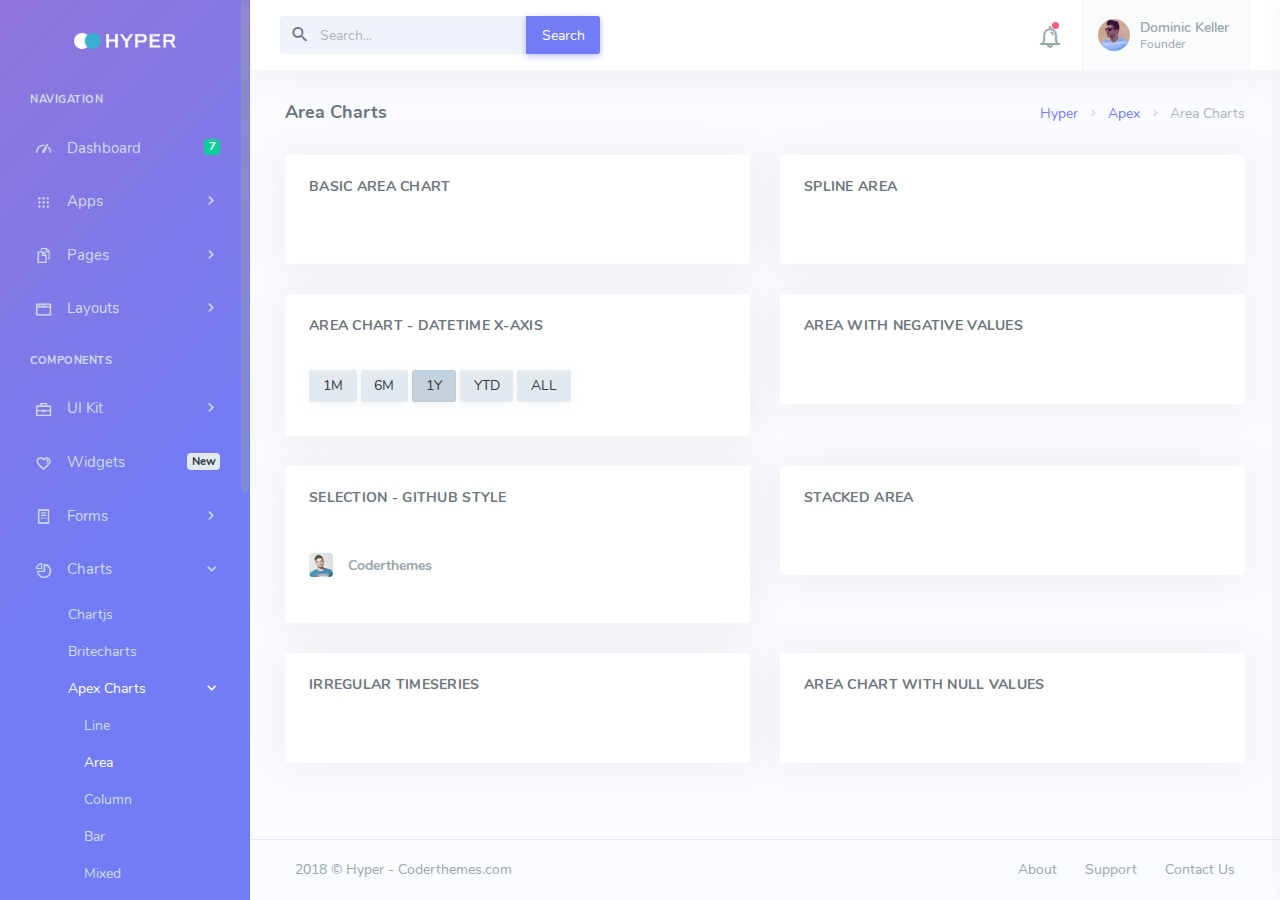
<file: charts-apex-area.html>
<!DOCTYPE html>
<html lang="en">
    <head>
        <meta charset="utf-8" />
        <title>Hyper - Responsive Bootstrap 4 Admin Dashboard</title>
        <meta name="viewport" content="width=device-width, initial-scale=1.0">
        <meta content="A fully featured admin theme which can be used to build CRM, CMS, etc." name="description" />
        <meta content="Coderthemes" name="author" />
        <!-- App favicon -->
        <link rel="shortcut icon" href="assets/images/favicon.ico">

        <!-- App css -->
        <link href="assets/css/icons.min.css" rel="stylesheet" type="text/css" />
        <link href="assets/css/app.min.css" rel="stylesheet" type="text/css" />

    </head>

    <body>

        <!-- Begin page -->
        <div class="wrapper">

            <!-- ========== Left Sidebar Start ========== -->
            <div class="left-side-menu">

                <div class="slimscroll-menu">

                    <!-- LOGO -->
                    <a href="index.html" class="logo text-center">
                        <span class="logo-lg">
                            <img src="assets/images/logo.png" alt="" height="16">
                        </span>
                        <span class="logo-sm">
                            <img src="assets/images/logo_sm.png" alt="" height="16">
                        </span>
                    </a>

                    <!--- Sidemenu -->
                    <ul class="metismenu side-nav">

                        <li class="side-nav-title side-nav-item">Navigation</li>

                        <li class="side-nav-item">
                            <a href="index.html" class="side-nav-link">
                                <i class="dripicons-meter"></i>
                                <span class="badge badge-success float-right">7</span>
                                <span> Dashboard </span>
                            </a>
                        </li>

                        <li class="side-nav-item">
                            <a href="javascript: void(0);" class="side-nav-link">
                                <i class="dripicons-view-apps"></i>
                                <span> Apps </span>
                                <span class="menu-arrow"></span>
                            </a>
                            <ul class="side-nav-second-level" aria-expanded="false">
                                <li>
                                    <a href="apps-calendar.html">Calendar</a>
                                </li>
                                <li class="side-nav-item">
                                    <a href="javascript: void(0);" aria-expanded="false">Projects
                                        <span class="menu-arrow"></span>
                                    </a>
                                    <ul class="side-nav-third-level" aria-expanded="false">
                                        <li>
                                            <a href="apps-projects-list.html">List</a>
                                        </li>
                                        <li>
                                            <a href="apps-projects-details.html">Details</a>
                                        </li>
                                    </ul>
                                </li>
                                <li>
                                    <a href="apps-tasks.html">Tasks</a>
                                </li>
                                <li class="side-nav-item">
                                    <a href="javascript: void(0);" aria-expanded="false">eCommerce
                                        <span class="menu-arrow"></span>
                                    </a>
                                    <ul class="side-nav-third-level" aria-expanded="false">
                                        <li>
                                            <a href="apps-ecommerce-products.html">Products</a>
                                        </li>
                                        <li>
                                            <a href="apps-ecommerce-products-details.html">Products Details</a>
                                        </li>
                                        <li>
                                            <a href="apps-ecommerce-orders.html">Orders</a>
                                        </li>
                                        <li>
                                            <a href="apps-ecommerce-orders-details.html">Order Details</a>
                                        </li>
                                        <li>
                                            <a href="apps-ecommerce-customers.html">Customers</a>
                                        </li>
                                        <li>
                                            <a href="apps-ecommerce-shopping-cart.html">Shopping Cart</a>
                                        </li>
                                        <li>
                                            <a href="apps-ecommerce-checkout.html">Checkout</a>
                                        </li>
                                        <li>
                                            <a href="apps-ecommerce-sellers.html">Sellers</a>
                                        </li>
                                    </ul>
                                </li>
                            </ul>
                        </li>
            
                        <li class="side-nav-item">
                            <a href="javascript: void(0);" class="side-nav-link">
                                <i class="dripicons-copy"></i>
                                <span> Pages </span>
                                <span class="menu-arrow"></span>
                            </a>
                            <ul class="side-nav-second-level" aria-expanded="false">
                                <li>
                                    <a href="pages-starter.html">Starter Page</a>
                                </li>
                                <li>
                                    <a href="pages-profile.html">Profile</a>
                                </li>
                                <li>
                                    <a href="pages-invoice.html">Invoice</a>
                                </li>
                                <li>
                                    <a href="pages-faq.html">FAQ</a>
                                </li>
                                <li>
                                    <a href="pages-pricing.html">Pricing</a>
                                </li>
                                <li>
                                    <a href="pages-maintenance.html">Maintenance</a>
                                </li>
                                <li class="side-nav-item">
                                    <a href="javascript: void(0);" aria-expanded="false">Authentication
                                        <span class="menu-arrow"></span>
                                    </a>
                                    <ul class="side-nav-third-level" aria-expanded="false">
                                        <li>
                                            <a href="pages-login.html">Login</a>
                                        </li>
                                        <li>
                                            <a href="pages-login-2.html">Login 2</a>
                                        </li>
                                        <li>
                                            <a href="pages-register.html">Register</a>
                                        </li>
                                        <li>
                                            <a href="pages-register-2.html">Register 2</a>
                                        </li>
                                        <li>
                                            <a href="pages-logout.html">Logout</a>
                                        </li>
                                        <li>
                                            <a href="pages-logout-2.html">Logout 2</a>
                                        </li>
                                        <li>
                                            <a href="pages-recoverpw.html">Recover Password</a>
                                        </li>
                                        <li>
                                            <a href="pages-recoverpw-2.html">Recover Password 2</a>
                                        </li>
                                        <li>
                                            <a href="pages-lock-screen.html">Lock Screen</a>
                                        </li>
                                        <li>
                                            <a href="pages-lock-screen-2.html">Lock Screen 2</a>
                                        </li>
                                        <li>
                                            <a href="pages-confirm-mail.html">Confirm Mail</a>
                                        </li>
                                        <li>
                                            <a href="pages-confirm-mail-2.html">Confirm Mail 2</a>
                                        </li>
                                    </ul>
                                </li>
                                <li class="side-nav-item">
                                    <a href="javascript: void(0);" aria-expanded="false">Error
                                        <span class="menu-arrow"></span>
                                    </a>
                                    <ul class="side-nav-third-level" aria-expanded="false">
                                        <li>
                                            <a href="pages-404.html">Error 404</a>
                                        </li>
                                        <li>
                                            <a href="pages-404-alt.html">Error 404-alt</a>
                                        </li>
                                        <li>
                                            <a href="pages-500.html">Error 500</a>
                                        </li>
                                    </ul>
                                </li>
                            </ul>
                        </li>

                        <li class="side-nav-item">
                            <a href="javascript: void(0);" class="side-nav-link">
                                <i class="dripicons-browser"></i>
                                <span> Layouts </span>
                                <span class="menu-arrow"></span>
                            </a>
                            <ul class="side-nav-second-level" aria-expanded="false">
                                <li>
                                    <a href="layouts-horizontal.html">Horizontal</a>
                                </li>
                                <li>
                                    <a href="layouts-light-sidenav.html">Light Sidenav</a>
                                </li>
                                <li>
                                    <a href="layouts-collapsed.html">Collapsed Sidenav</a>
                                </li>
                                <li>
                                    <a href="javascript: void(0);" class="right-bar-toggle">Right Sidebar</a>
                                </li>
                                <li>
                                    <a href="layouts-boxed-vertical.html">Boxed Vertical</a>
                                </li>
                                <li>
                                    <a href="layouts-boxed-horizontal.html">Boxed Horizontal</a>
                                </li>
                            </ul>
                        </li>

                        <li class="side-nav-title side-nav-item mt-1">Components</li>

                        <li class="side-nav-item">
                            <a href="javascript: void(0);" class="side-nav-link">
                                <i class="dripicons-briefcase"></i>
                                <span> UI Kit </span>
                                <span class="menu-arrow"></span>
                            </a>
                            <ul class="side-nav-second-level" aria-expanded="false">
                                <li>
                                    <a href="ui-cards.html">Cards</a>
                                </li>
                                <li>
                                    <a href="ui-buttons.html">Buttons</a>
                                </li>
                                <li>
                                    <a href="ui-modals.html">Modals</a>
                                </li>
                                <li>
                                    <a href="ui-tabs.html">Tabs</a>
                                </li>
                                <li>
                                    <a href="ui-notifications.html">Notifications</a>
                                </li>
                                <li>
                                    <a href="ui-grid.html">Grid</a>
                                </li>
                                <li>
                                    <a href="ui-general.html">General</a>
                                </li>
                                <li>
                                    <a href="ui-typography.html">Typography</a>
                                </li>
                                <li>
                                    <a href="ui-icons.html">Icons</a>
                                </li>
                                <li>
                                    <a href="ui-dragula.html">Dragula</a>
                                </li>
                            </ul>
                        </li>

                        <li class="side-nav-item">
                            <a href="widgets.html" class="side-nav-link">
                                <i class="dripicons-heart"></i>
                                <span class="badge badge-light float-right">New</span>
                                <span> Widgets </span>
                            </a>
                        </li>

                        <li class="side-nav-item">
                            <a href="javascript: void(0);" class="side-nav-link">
                                <i class="dripicons-document"></i>
                                <span> Forms </span>
                                <span class="menu-arrow"></span>
                            </a>
                            <ul class="side-nav-second-level" aria-expanded="false">
                                <li>
                                    <a href="form-elements.html">Basic Elements</a>
                                </li>
                                <li>
                                    <a href="form-advanced.html">Form Advanced</a>
                                </li>
                                <li>
                                    <a href="form-validation.html">Validation</a>
                                </li>
                                <li>
                                    <a href="form-wizard.html">Wizard</a>
                                </li>
                                <li>
                                    <a href="form-fileuploads.html">File Uploads</a>
                                </li>
                                <li>
                                    <a href="form-editors.html">Editors</a>
                                </li>
                            </ul>
                        </li>

                        <li class="side-nav-item">
                            <a href="javascript: void(0);" class="side-nav-link">
                                <i class="dripicons-graph-pie"></i>
                                <span> Charts </span>
                                <span class="menu-arrow"></span>
                            </a>
                            <ul class="side-nav-second-level" aria-expanded="false">
                                <li>
                                    <a href="charts-chartjs.html">Chartjs</a>
                                </li>
                                <li>
                                    <a href="charts-brite.html">Britecharts</a>
                                </li>
                                <li class="side-nav-item">
                                    <a href="javascript: void(0);" aria-expanded="false">Apex Charts
                                        <span class="menu-arrow"></span>
                                    </a>
                                    <ul class="side-nav-third-level" aria-expanded="false">
                                        <li>
                                            <a href="charts-apex-line.html">Line</a>
                                        </li>
                                        <li>
                                            <a href="charts-apex-area.html">Area</a>
                                        </li>
                                        <li>
                                            <a href="charts-apex-column.html">Column</a>
                                        </li>
                                        <li>
                                            <a href="charts-apex-bar.html">Bar</a>
                                        </li>
                                        <li>
                                            <a href="charts-apex-mixed.html">Mixed</a>
                                        </li>
                                        <li>
                                            <a href="charts-apex-bubble.html">Bubble</a>
                                        </li>
                                        <li>
                                            <a href="charts-apex-scatter.html">Scatter</a>
                                        </li>
                                        <li>
                                            <a href="charts-apex-pie.html">Pie</a>
                                        </li>
                                        <li>
                                            <a href="charts-apex-radialbar.html">RadialBar</a>
                                        </li>
                                        <li>
                                            <a href="charts-apex-heatmap.html">Heatmap</a>
                                        </li>
                                        <li>
                                            <a href="charts-apex-sparklines.html">Sparklines</a>
                                        </li>
                                        <li>
                                            <a href="charts-apex-candlestick.html">Candlestick</a>
                                        </li>
                                    </ul>
                                </li>
                            </ul>
                        </li>

                        <li class="side-nav-item">
                            <a href="javascript: void(0);" class="side-nav-link">
                                <i class="dripicons-list"></i>
                                <span> Tables </span>
                                <span class="menu-arrow"></span>
                            </a>
                            <ul class="side-nav-second-level" aria-expanded="false">
                                <li>
                                    <a href="tables-basic.html">Basic Tables</a>
                                </li>
                                <li>
                                    <a href="tables-datatable.html">Data Tables</a>
                                </li>
                            </ul>
                        </li>

                        <li class="side-nav-item">
                            <a href="javascript: void(0);" class="side-nav-link">
                                <i class="dripicons-location"></i>
                                <span> Maps </span>
                                <span class="menu-arrow"></span>
                            </a>
                            <ul class="side-nav-second-level" aria-expanded="false">
                                <li>
                                    <a href="maps-google.html">Google Maps</a>
                                </li>
                                <li>
                                    <a href="maps-vector.html">Vector Maps</a>
                                </li>
                            </ul>
                        </li>
            
                    </ul>

                    <!-- Help Box -->
                    <div class="help-box text-white text-center">
                        <a href="javascript: void(0);" class="float-right close-btn text-white">
                            <i class="mdi mdi-close"></i>
                        </a>
                        <img src="assets/images/help-icon.svg" height="90" alt="Helper Icon Image" />
                        <h5 class="mt-3">Unlimited Access</h5>
                        <p class="mb-3">Upgrade to plan to get access to unlimited reports</p>
                        <a href="javascript: void(0);" class="btn btn-outline-light btn-sm">Upgrade</a>
                    </div>
                    <!-- end Help Box -->
                    <!-- End Sidebar -->

                    <div class="clearfix"></div>

                </div>
                <!-- Sidebar -left -->

            </div>
            <!-- Left Sidebar End -->

            <!-- ============================================================== -->
            <!-- Start Page Content here -->
            <!-- ============================================================== -->

            <div class="content-page">
                <div class="content">

                    <!-- Topbar Start -->
                    <div class="navbar-custom">
                        <ul class="list-unstyled topbar-right-menu float-right mb-0">

                            <li class="dropdown notification-list">
                                <a class="nav-link dropdown-toggle arrow-none" data-toggle="dropdown" href="#" role="button" aria-haspopup="false" aria-expanded="false">
                                    <i class="dripicons-bell noti-icon"></i>
                                    <span class="noti-icon-badge"></span>
                                </a>
                                <div class="dropdown-menu dropdown-menu-right dropdown-menu-animated dropdown-lg">

                                    <!-- item-->
                                    <div class="dropdown-item noti-title">
                                        <h5 class="m-0">
                                            <span class="float-right">
                                                <a href="javascript: void(0);" class="text-dark">
                                                    <small>Clear All</small>
                                                </a>
                                            </span>Notification
                                        </h5>
                                    </div>

                                    <div class="slimscroll" style="max-height: 230px;">
                                        <!-- item-->
                                        <a href="javascript:void(0);" class="dropdown-item notify-item">
                                            <div class="notify-icon bg-primary">
                                                <i class="mdi mdi-comment-account-outline"></i>
                                            </div>
                                            <p class="notify-details">Caleb Flakelar commented on Admin
                                                <small class="text-muted">1 min ago</small>
                                            </p>
                                        </a>

                                        <!-- item-->
                                        <a href="javascript:void(0);" class="dropdown-item notify-item">
                                            <div class="notify-icon bg-info">
                                                <i class="mdi mdi-account-plus"></i>
                                            </div>
                                            <p class="notify-details">New user registered.
                                                <small class="text-muted">5 hours ago</small>
                                            </p>
                                        </a>

                                        <!-- item-->
                                        <a href="javascript:void(0);" class="dropdown-item notify-item">
                                            <div class="notify-icon">
                                                <img src="assets/images/users/avatar-2.jpg" class="img-fluid rounded-circle" alt="" /> </div>
                                            <p class="notify-details">Cristina Pride</p>
                                            <p class="text-muted mb-0 user-msg">
                                                <small>Hi, How are you? What about our next meeting</small>
                                            </p>
                                        </a>

                                        <!-- item-->
                                        <a href="javascript:void(0);" class="dropdown-item notify-item">
                                            <div class="notify-icon bg-primary">
                                                <i class="mdi mdi-comment-account-outline"></i>
                                            </div>
                                            <p class="notify-details">Caleb Flakelar commented on Admin
                                                <small class="text-muted">4 days ago</small>
                                            </p>
                                        </a>

                                        <!-- item-->
                                        <a href="javascript:void(0);" class="dropdown-item notify-item">
                                            <div class="notify-icon">
                                                <img src="assets/images/users/avatar-4.jpg" class="img-fluid rounded-circle" alt="" /> </div>
                                            <p class="notify-details">Karen Robinson</p>
                                            <p class="text-muted mb-0 user-msg">
                                                <small>Wow ! this admin looks good and awesome design</small>
                                            </p>
                                        </a>

                                        <!-- item-->
                                        <a href="javascript:void(0);" class="dropdown-item notify-item">
                                            <div class="notify-icon bg-info">
                                                <i class="mdi mdi-heart"></i>
                                            </div>
                                            <p class="notify-details">Carlos Crouch liked
                                                <b>Admin</b>
                                                <small class="text-muted">13 days ago</small>
                                            </p>
                                        </a>
                                    </div>

                                    <!-- All-->
                                    <a href="javascript:void(0);" class="dropdown-item text-center text-primary notify-item notify-all">
                                        View All
                                    </a>

                                </div>
                            </li>

                            <li class="dropdown notification-list">
                                <a class="nav-link dropdown-toggle nav-user arrow-none mr-0" data-toggle="dropdown" href="#" role="button" aria-haspopup="false"
                                    aria-expanded="false">
                                    <span class="account-user-avatar"> 
                                        <img src="assets/images/users/avatar-1.jpg" alt="user-image" class="rounded-circle">
                                    </span>
                                    <span>
                                        <span class="account-user-name">Dominic Keller</span>
                                        <span class="account-position">Founder</span>
                                    </span>
                                </a>
                                <div class="dropdown-menu dropdown-menu-right dropdown-menu-animated profile-dropdown ">
                                    <!-- item-->
                                    <div class=" dropdown-header noti-title">
                                        <h6 class="text-overflow m-0">Welcome !</h6>
                                    </div>

                                    <!-- item-->
                                    <a href="javascript:void(0);" class="dropdown-item notify-item">
                                        <i class="mdi mdi-account-circle"></i>
                                        <span>My Account</span>
                                    </a>

                                    <!-- item-->
                                    <a href="javascript:void(0);" class="dropdown-item notify-item">
                                        <i class="mdi mdi-account-settings-variant"></i>
                                        <span>Settings</span>
                                    </a>

                                    <!-- item-->
                                    <a href="javascript:void(0);" class="dropdown-item notify-item">
                                        <i class="mdi mdi-lifebuoy"></i>
                                        <span>Support</span>
                                    </a>

                                    <!-- item-->
                                    <a href="javascript:void(0);" class="dropdown-item notify-item">
                                        <i class="mdi mdi-lock-outline"></i>
                                        <span>Lock Screen</span>
                                    </a>

                                    <!-- item-->
                                    <a href="javascript:void(0);" class="dropdown-item notify-item">
                                        <i class="mdi mdi-logout"></i>
                                        <span>Logout</span>
                                    </a>

                                </div>
                            </li>

                        </ul>
                        <button class="button-menu-mobile open-left disable-btn">
                            <i class="mdi mdi-menu"></i>
                        </button>
                        <div class="app-search">
                            <form>
                                <div class="input-group">
                                    <input type="text" class="form-control" placeholder="Search...">
                                    <span class="mdi mdi-magnify"></span>
                                    <div class="input-group-append">
                                        <button class="btn btn-primary" type="submit">Search</button>
                                    </div>
                                </div>
                            </form>
                        </div>
                    </div>
                    <!-- end Topbar -->

                    <!-- Start Content-->
                    <div class="container-fluid">
                        
                        <!-- start page title -->
                        <div class="row">
                            <div class="col-12">
                                <div class="page-title-box">
                                    <div class="page-title-right">
                                        <ol class="breadcrumb m-0">
                                            <li class="breadcrumb-item"><a href="javascript: void(0);">Hyper</a></li>
                                            <li class="breadcrumb-item"><a href="javascript: void(0);">Apex</a></li>
                                            <li class="breadcrumb-item active">Area Charts</li>
                                        </ol>
                                    </div>
                                    <h4 class="page-title">Area Charts</h4>
                                </div>
                            </div>
                        </div>     
                        <!-- end page title --> 

                        <div class="row">
                            <div class="col-xl-6">
                                <div class="card">
                                    <div class="card-body">
                                        <h4 class="header-title mb-4">Basic Area Chart</h4>
                                        <div id="basic-area" class="apex-charts"></div>
                                    </div>
                                    <!-- end card body-->
                                </div>
                                <!-- end card -->
                            </div>
                            <!-- end col-->
    
                            <div class="col-xl-6">
                                <div class="card">
                                    <div class="card-body">
                                        <h4 class="header-title mb-4">Spline Area</h4>
                                        <div id="spline-area" class="apex-charts"></div>
                                    </div>
                                    <!-- end card body-->
                                </div>
                                <!-- end card -->
                            </div>
                            <!-- end col-->
                        </div>
                        <!-- end row-->
                        
                        <div class="row">
                            <div class="col-xl-6">
                                <div class="card">
                                    <div class="card-body">
                                        <h4 class="header-title mb-4">Area Chart - Datetime X-axis</h4>
                                        <div class="toolbar">
                                            <button id="one_month" class="btn btn-sm btn-light">1M</button>
                                            <button id="six_months" class="btn btn-sm btn-light">6M</button>
                                            <button id="one_year" class="btn btn-sm btn-light active">1Y</button>
                                            <button id="ytd" class="btn btn-sm btn-light">YTD</button>
                                            <button id="all" class="btn btn-sm btn-light">ALL</button>
                                        </div>
                                        <div id="area-chart-datetime" class="apex-charts"></div>
                                    </div>
                                    <!-- end card body-->
                                </div>
                                <!-- end card -->
                            </div>
                            <!-- end col-->
    
                            <div class="col-xl-6">
                                <div class="card">
                                    <div class="card-body">
                                        <h4 class="header-title mb-4">Area with Negative Values</h4>
                                        <div id="area-chart-negative" class="apex-charts"></div>
                                    </div>
                                    <!-- end card body-->
                                </div>
                                <!-- end card -->
                            </div>
                            <!-- end col-->
                        </div>
                        <!-- end row-->

                        <div class="row">
                            <div class="col-xl-6">
                                <div class="card">
                                    <div class="card-body">
                                        <h4 class="header-title mb-4">Selection - Github Style</h4>
                                        <div id="area-chart-github"></div>
                                        <div class="pt-2 pb-2">
                                            <div class="row align-items-center">
                                                <div class="col-auto">
                                                    <img src="assets/images/users/avatar-2.jpg" class="avatar-xs rounded" alt="file-image">
                                                </div>
                                                <div class="col pl-0">
                                                    <a href="javascript:void(0);" class="text-muted font-weight-bold">Coderthemes</a>
                                                </div>
                                            </div>
                                        </div>
                                        <div id="area-chart-github2" class="apex-charts"></div>
                                    </div>
                                    <!-- end card body-->
                                </div>
                                <!-- end card -->
                            </div>
                            <!-- end col-->
    
                            <div class="col-xl-6">
                                <div class="card">
                                    <div class="card-body">
                                        <h4 class="header-title mb-4">Stacked Area</h4>
                                        <div id="stacked-area" class="apex-charts"></div>
                                    </div>
                                    <!-- end card body-->
                                </div>
                                <!-- end card -->
                            </div>
                            <!-- end col-->
                        </div>
                        <!-- end row-->

                        <div class="row">
                            <div class="col-xl-6">
                                <div class="card">
                                    <div class="card-body">
                                        <h4 class="header-title mb-4">Irregular TimeSeries</h4>
                                        <div id="area-timeSeries" class="apex-charts"></div>
                                    </div>
                                    <!-- end card body-->
                                </div>
                                <!-- end card -->
                            </div>
                            <!-- end col-->

                            <div class="col-xl-6">
                                <div class="card">
                                    <div class="card-body">
                                        <h4 class="header-title mb-4">Area Chart with Null values</h4>
                                        <div id="area-chart-nullvalues" class="apex-charts"></div>
                                    </div>
                                    <!-- end card body-->
                                </div>
                                <!-- end card -->
                            </div>
                            <!-- end col-->
                        </div>
                        <!-- end row-->

                    </div> <!-- container -->

                </div> <!-- content -->

                <!-- Footer Start -->
                <footer class="footer">
                    <div class="container-fluid">
                        <div class="row">
                            <div class="col-md-6">
                                2018 © Hyper - Coderthemes.com
                            </div>
                            <div class="col-md-6">
                                <div class="text-md-right footer-links d-none d-md-block">
                                    <a href="javascript: void(0);">About</a>
                                    <a href="javascript: void(0);">Support</a>
                                    <a href="javascript: void(0);">Contact Us</a>
                                </div>
                            </div>
                        </div>
                    </div>
                </footer>
                <!-- end Footer -->

            </div>

            <!-- ============================================================== -->
            <!-- End Page content -->
            <!-- ============================================================== -->


        </div>
        <!-- END wrapper -->


        <!-- Right Sidebar -->
        <div class="right-bar">

            <div class="rightbar-title">
                <a href="javascript:void(0);" class="right-bar-toggle float-right">
                    <i class="dripicons-cross noti-icon"></i>
                </a>
                <h5 class="m-0">Settings</h5>
            </div>

            <div class="slimscroll-menu rightbar-content">

                <!-- Settings -->
                <hr class="mt-0" />
                <h5 class="pl-3">Basic Settings</h5>
                <hr class="mb-0" />

                <div class="p-3">
                    <div class="custom-control custom-checkbox mb-2">
                        <input type="checkbox" class="custom-control-input" id="notifications-check" checked>
                        <label class="custom-control-label" for="notifications-check">Notifications</label>
                    </div>

                    <div class="custom-control custom-checkbox mb-2">
                        <input type="checkbox" class="custom-control-input" id="api-access-check">
                        <label class="custom-control-label" for="api-access-check">API Access</label>
                    </div>

                    <div class="custom-control custom-checkbox mb-2">
                        <input type="checkbox" class="custom-control-input" id="auto-updates-check" checked>
                        <label class="custom-control-label" for="auto-updates-check">Auto Updates</label>
                    </div>

                    <div class="custom-control custom-checkbox mb-2">
                        <input type="checkbox" class="custom-control-input" id="online-status-check" checked>
                        <label class="custom-control-label" for="online-status-check">Online Status</label>
                    </div>

                    <div class="custom-control custom-checkbox mb-2">
                        <input type="checkbox" class="custom-control-input" id="auto-payout-check">
                        <label class="custom-control-label" for="auto-payout-check">Auto Payout</label>
                    </div>

                </div>


                <!-- Timeline -->
                <hr class="mt-0" />
                <h5 class="pl-3">Recent Activity</h5>
                <hr class="mb-0" />
                <div class="pl-2 pr-2">
                    <div class="timeline-alt">
                        <div class="timeline-item">
                            <i class="mdi mdi-upload bg-info-lighten text-info timeline-icon"></i>
                            <div class="timeline-item-info">
                                <a href="#" class="text-info font-weight-bold mb-1 d-block">You sold an item</a>
                                <small>Paul Burgess just purchased “Hyper - Admin Dashboard”!</small>
                                <p>
                                    <small class="text-muted">5 minutes ago</small>
                                </p>
                            </div>
                        </div>

                        <div class="timeline-item">
                            <i class="mdi mdi-airplane bg-primary-lighten text-primary timeline-icon"></i>
                            <div class="timeline-item-info">
                                <a href="#" class="text-primary font-weight-bold mb-1 d-block">Product on the Bootstrap Market</a>
                                <small>Dave Gamache added
                                    <span class="font-weight-bold">Admin Dashboard</span>
                                </small>
                                <p>
                                    <small class="text-muted">30 minutes ago</small>
                                </p>
                            </div>
                        </div>

                        <div class="timeline-item">
                            <i class="mdi mdi-microphone bg-info-lighten text-info timeline-icon"></i>
                            <div class="timeline-item-info">
                                <a href="#" class="text-info font-weight-bold mb-1 d-block">Robert Delaney</a>
                                <small>Send you message
                                    <span class="font-weight-bold">"Are you there?"</span>
                                </small>
                                <p>
                                    <small class="text-muted">2 hours ago</small>
                                </p>
                            </div>
                        </div>

                        <div class="timeline-item">
                            <i class="mdi mdi-upload bg-primary-lighten text-primary timeline-icon"></i>
                            <div class="timeline-item-info">
                                <a href="#" class="text-primary font-weight-bold mb-1 d-block">Audrey Tobey</a>
                                <small>Uploaded a photo
                                    <span class="font-weight-bold">"Error.jpg"</span>
                                </small>
                                <p>
                                    <small class="text-muted">14 hours ago</small>
                                </p>
                            </div>
                        </div>

                        <div class="timeline-item">
                            <i class="mdi mdi-upload bg-info-lighten text-info timeline-icon"></i>
                            <div class="timeline-item-info">
                                <a href="#" class="text-info font-weight-bold mb-1 d-block">You sold an item</a>
                                <small>Paul Burgess just purchased “Hyper - Admin Dashboard”!</small>
                                <p>
                                    <small class="text-muted">1 day ago</small>
                                </p>
                            </div>
                        </div>

                    </div>
                </div>
            </div>
        </div>
        <!-- /Right-bar -->


        <!-- App js -->
        <script src="assets/js/app.min.js"></script>

        <!-- third party:js -->
        <script src="assets/js/vendor/apexcharts.min.js"></script>
        <!-- third party end -->

        <!-- demo:js -->
        <script src="https://apexcharts.com/samples/assets/stock-prices.js"></script>
        <script src="https://apexcharts.com/samples/assets/series1000.js"></script>
        <script src="https://apexcharts.com/samples/assets/github-data.js"></script>
        <script src="https://apexcharts.com/samples/assets/irregular-data-series.js"></script>
        <script src="assets/js/pages/demo.apex-area.js"></script>
        <!-- demo end -->

    </body>
</html>
</file>
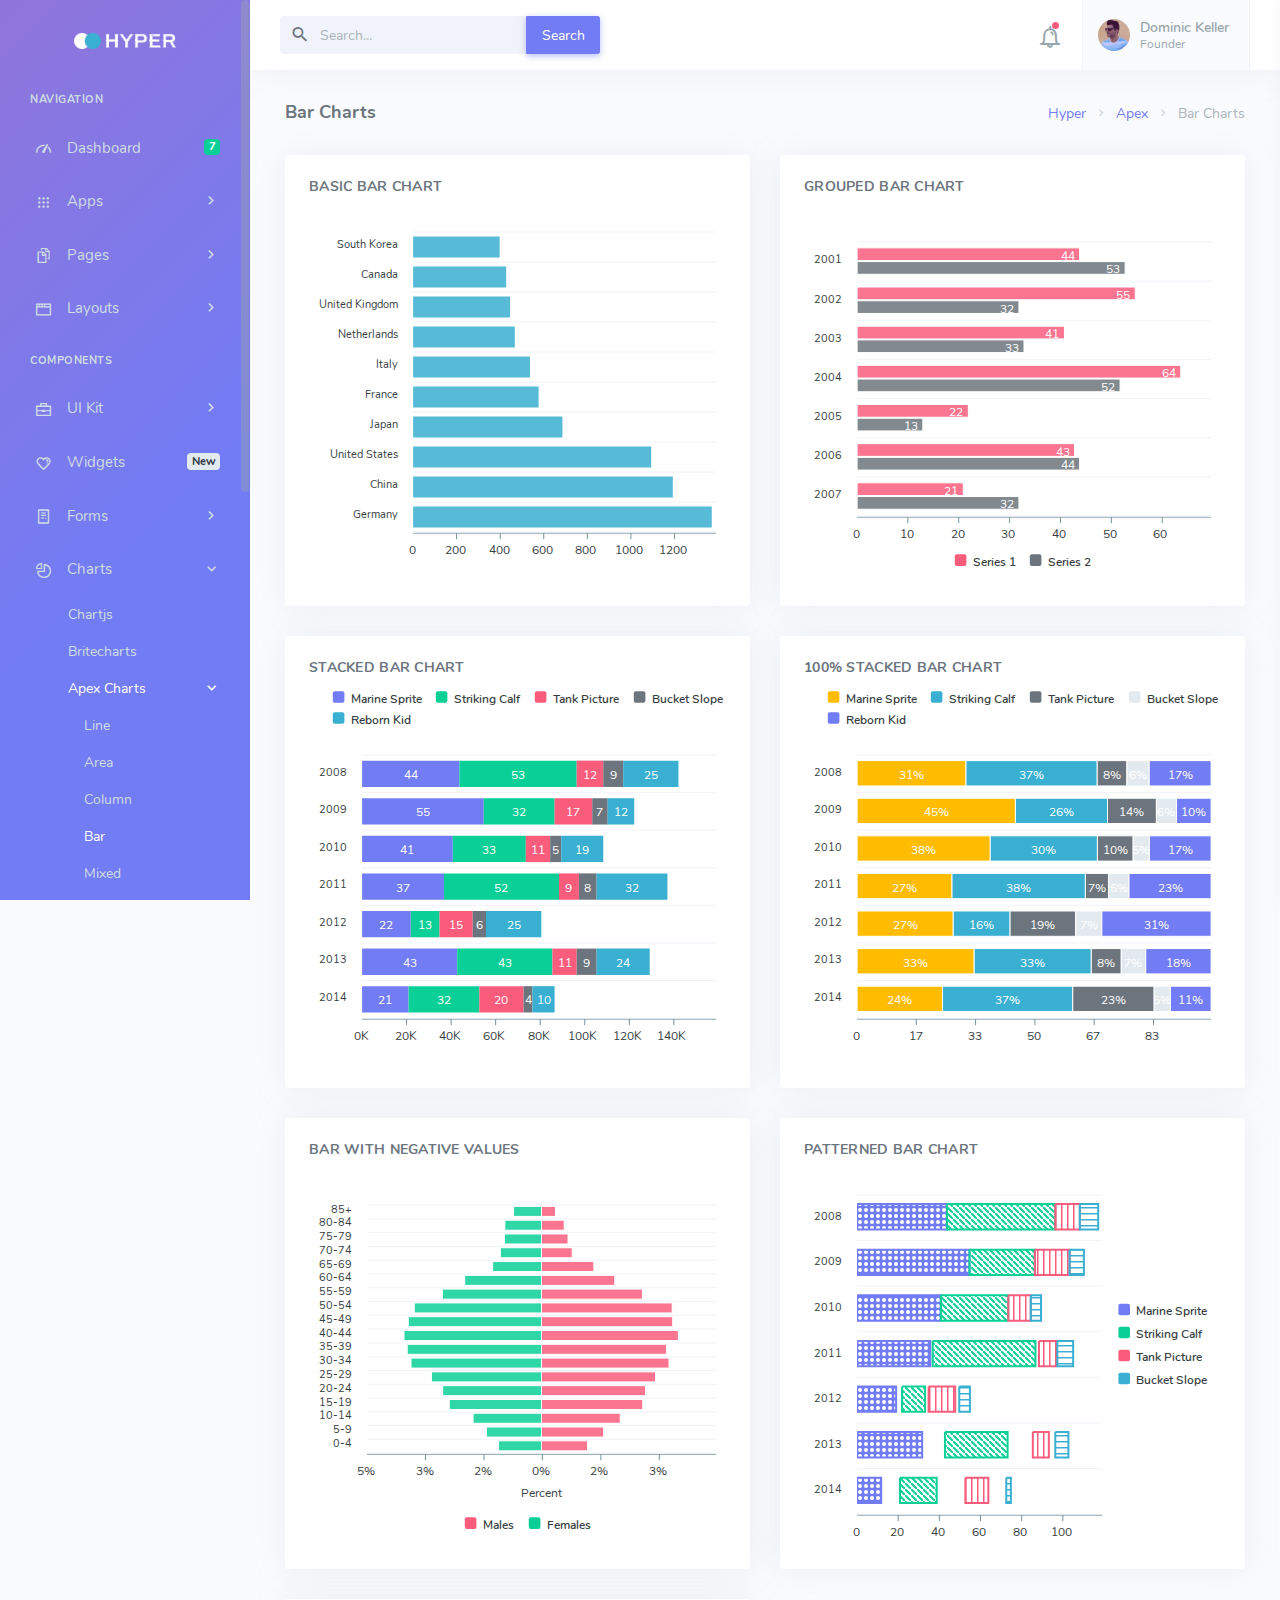
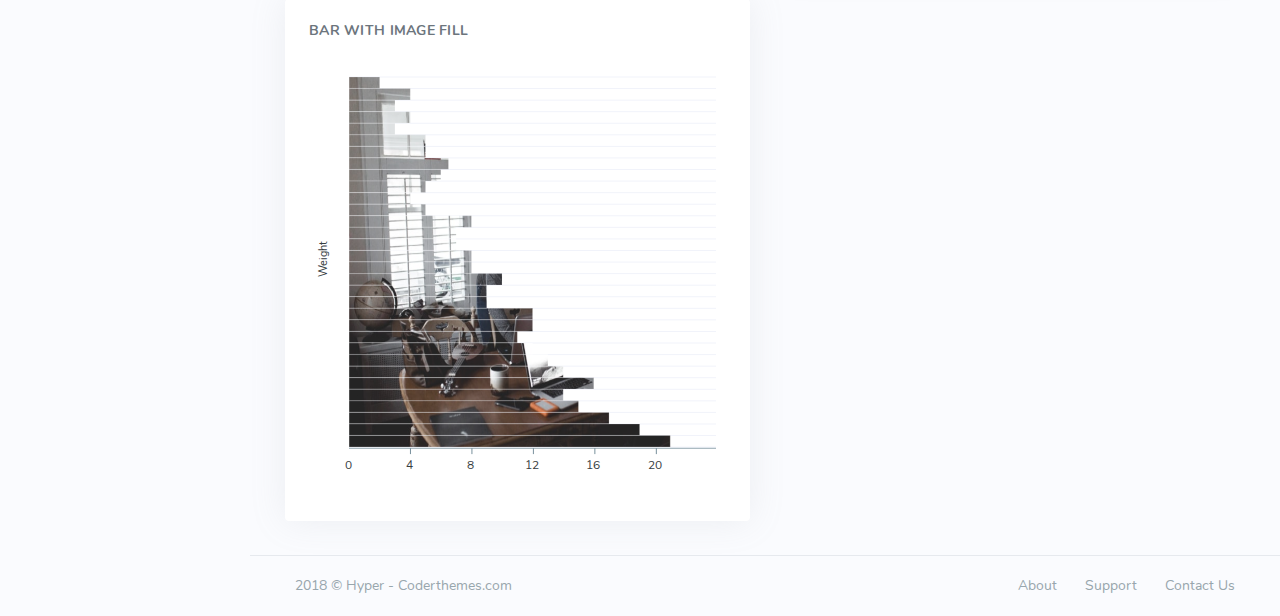
<file: charts-apex-bar.html>
<!DOCTYPE html>
<html lang="en">
    <head>
        <meta charset="utf-8" />
        <title>Hyper - Responsive Bootstrap 4 Admin Dashboard</title>
        <meta name="viewport" content="width=device-width, initial-scale=1.0">
        <meta content="A fully featured admin theme which can be used to build CRM, CMS, etc." name="description" />
        <meta content="Coderthemes" name="author" />
        <!-- App favicon -->
        <link rel="shortcut icon" href="assets/images/favicon.ico">

        <!-- App css -->
        <link href="assets/css/icons.min.css" rel="stylesheet" type="text/css" />
        <link href="assets/css/app.min.css" rel="stylesheet" type="text/css" />

    </head>

    <body>

        <!-- Begin page -->
        <div class="wrapper">

            <!-- ========== Left Sidebar Start ========== -->
            <div class="left-side-menu">

                <div class="slimscroll-menu">

                    <!-- LOGO -->
                    <a href="index.html" class="logo text-center">
                        <span class="logo-lg">
                            <img src="assets/images/logo.png" alt="" height="16">
                        </span>
                        <span class="logo-sm">
                            <img src="assets/images/logo_sm.png" alt="" height="16">
                        </span>
                    </a>

                    <!--- Sidemenu -->
                    <ul class="metismenu side-nav">

                        <li class="side-nav-title side-nav-item">Navigation</li>

                        <li class="side-nav-item">
                            <a href="index.html" class="side-nav-link">
                                <i class="dripicons-meter"></i>
                                <span class="badge badge-success float-right">7</span>
                                <span> Dashboard </span>
                            </a>
                        </li>

                        <li class="side-nav-item">
                            <a href="javascript: void(0);" class="side-nav-link">
                                <i class="dripicons-view-apps"></i>
                                <span> Apps </span>
                                <span class="menu-arrow"></span>
                            </a>
                            <ul class="side-nav-second-level" aria-expanded="false">
                                <li>
                                    <a href="apps-calendar.html">Calendar</a>
                                </li>
                                <li class="side-nav-item">
                                    <a href="javascript: void(0);" aria-expanded="false">Projects
                                        <span class="menu-arrow"></span>
                                    </a>
                                    <ul class="side-nav-third-level" aria-expanded="false">
                                        <li>
                                            <a href="apps-projects-list.html">List</a>
                                        </li>
                                        <li>
                                            <a href="apps-projects-details.html">Details</a>
                                        </li>
                                    </ul>
                                </li>
                                <li>
                                    <a href="apps-tasks.html">Tasks</a>
                                </li>
                                <li class="side-nav-item">
                                    <a href="javascript: void(0);" aria-expanded="false">eCommerce
                                        <span class="menu-arrow"></span>
                                    </a>
                                    <ul class="side-nav-third-level" aria-expanded="false">
                                        <li>
                                            <a href="apps-ecommerce-products.html">Products</a>
                                        </li>
                                        <li>
                                            <a href="apps-ecommerce-products-details.html">Products Details</a>
                                        </li>
                                        <li>
                                            <a href="apps-ecommerce-orders.html">Orders</a>
                                        </li>
                                        <li>
                                            <a href="apps-ecommerce-orders-details.html">Order Details</a>
                                        </li>
                                        <li>
                                            <a href="apps-ecommerce-customers.html">Customers</a>
                                        </li>
                                        <li>
                                            <a href="apps-ecommerce-shopping-cart.html">Shopping Cart</a>
                                        </li>
                                        <li>
                                            <a href="apps-ecommerce-checkout.html">Checkout</a>
                                        </li>
                                        <li>
                                            <a href="apps-ecommerce-sellers.html">Sellers</a>
                                        </li>
                                    </ul>
                                </li>
                            </ul>
                        </li>
            
                        <li class="side-nav-item">
                            <a href="javascript: void(0);" class="side-nav-link">
                                <i class="dripicons-copy"></i>
                                <span> Pages </span>
                                <span class="menu-arrow"></span>
                            </a>
                            <ul class="side-nav-second-level" aria-expanded="false">
                                <li>
                                    <a href="pages-starter.html">Starter Page</a>
                                </li>
                                <li>
                                    <a href="pages-profile.html">Profile</a>
                                </li>
                                <li>
                                    <a href="pages-invoice.html">Invoice</a>
                                </li>
                                <li>
                                    <a href="pages-faq.html">FAQ</a>
                                </li>
                                <li>
                                    <a href="pages-pricing.html">Pricing</a>
                                </li>
                                <li>
                                    <a href="pages-maintenance.html">Maintenance</a>
                                </li>
                                <li class="side-nav-item">
                                    <a href="javascript: void(0);" aria-expanded="false">Authentication
                                        <span class="menu-arrow"></span>
                                    </a>
                                    <ul class="side-nav-third-level" aria-expanded="false">
                                        <li>
                                            <a href="pages-login.html">Login</a>
                                        </li>
                                        <li>
                                            <a href="pages-login-2.html">Login 2</a>
                                        </li>
                                        <li>
                                            <a href="pages-register.html">Register</a>
                                        </li>
                                        <li>
                                            <a href="pages-register-2.html">Register 2</a>
                                        </li>
                                        <li>
                                            <a href="pages-logout.html">Logout</a>
                                        </li>
                                        <li>
                                            <a href="pages-logout-2.html">Logout 2</a>
                                        </li>
                                        <li>
                                            <a href="pages-recoverpw.html">Recover Password</a>
                                        </li>
                                        <li>
                                            <a href="pages-recoverpw-2.html">Recover Password 2</a>
                                        </li>
                                        <li>
                                            <a href="pages-lock-screen.html">Lock Screen</a>
                                        </li>
                                        <li>
                                            <a href="pages-lock-screen-2.html">Lock Screen 2</a>
                                        </li>
                                        <li>
                                            <a href="pages-confirm-mail.html">Confirm Mail</a>
                                        </li>
                                        <li>
                                            <a href="pages-confirm-mail-2.html">Confirm Mail 2</a>
                                        </li>
                                    </ul>
                                </li>
                                <li class="side-nav-item">
                                    <a href="javascript: void(0);" aria-expanded="false">Error
                                        <span class="menu-arrow"></span>
                                    </a>
                                    <ul class="side-nav-third-level" aria-expanded="false">
                                        <li>
                                            <a href="pages-404.html">Error 404</a>
                                        </li>
                                        <li>
                                            <a href="pages-404-alt.html">Error 404-alt</a>
                                        </li>
                                        <li>
                                            <a href="pages-500.html">Error 500</a>
                                        </li>
                                    </ul>
                                </li>
                            </ul>
                        </li>

                        <li class="side-nav-item">
                            <a href="javascript: void(0);" class="side-nav-link">
                                <i class="dripicons-browser"></i>
                                <span> Layouts </span>
                                <span class="menu-arrow"></span>
                            </a>
                            <ul class="side-nav-second-level" aria-expanded="false">
                                <li>
                                    <a href="layouts-horizontal.html">Horizontal</a>
                                </li>
                                <li>
                                    <a href="layouts-light-sidenav.html">Light Sidenav</a>
                                </li>
                                <li>
                                    <a href="layouts-collapsed.html">Collapsed Sidenav</a>
                                </li>
                                <li>
                                    <a href="javascript: void(0);" class="right-bar-toggle">Right Sidebar</a>
                                </li>
                                <li>
                                    <a href="layouts-boxed-vertical.html">Boxed Vertical</a>
                                </li>
                                <li>
                                    <a href="layouts-boxed-horizontal.html">Boxed Horizontal</a>
                                </li>
                            </ul>
                        </li>

                        <li class="side-nav-title side-nav-item mt-1">Components</li>

                        <li class="side-nav-item">
                            <a href="javascript: void(0);" class="side-nav-link">
                                <i class="dripicons-briefcase"></i>
                                <span> UI Kit </span>
                                <span class="menu-arrow"></span>
                            </a>
                            <ul class="side-nav-second-level" aria-expanded="false">
                                <li>
                                    <a href="ui-cards.html">Cards</a>
                                </li>
                                <li>
                                    <a href="ui-buttons.html">Buttons</a>
                                </li>
                                <li>
                                    <a href="ui-modals.html">Modals</a>
                                </li>
                                <li>
                                    <a href="ui-tabs.html">Tabs</a>
                                </li>
                                <li>
                                    <a href="ui-notifications.html">Notifications</a>
                                </li>
                                <li>
                                    <a href="ui-grid.html">Grid</a>
                                </li>
                                <li>
                                    <a href="ui-general.html">General</a>
                                </li>
                                <li>
                                    <a href="ui-typography.html">Typography</a>
                                </li>
                                <li>
                                    <a href="ui-icons.html">Icons</a>
                                </li>
                                <li>
                                    <a href="ui-dragula.html">Dragula</a>
                                </li>
                            </ul>
                        </li>

                        <li class="side-nav-item">
                            <a href="widgets.html" class="side-nav-link">
                                <i class="dripicons-heart"></i>
                                <span class="badge badge-light float-right">New</span>
                                <span> Widgets </span>
                            </a>
                        </li>

                        <li class="side-nav-item">
                            <a href="javascript: void(0);" class="side-nav-link">
                                <i class="dripicons-document"></i>
                                <span> Forms </span>
                                <span class="menu-arrow"></span>
                            </a>
                            <ul class="side-nav-second-level" aria-expanded="false">
                                <li>
                                    <a href="form-elements.html">Basic Elements</a>
                                </li>
                                <li>
                                    <a href="form-advanced.html">Form Advanced</a>
                                </li>
                                <li>
                                    <a href="form-validation.html">Validation</a>
                                </li>
                                <li>
                                    <a href="form-wizard.html">Wizard</a>
                                </li>
                                <li>
                                    <a href="form-fileuploads.html">File Uploads</a>
                                </li>
                                <li>
                                    <a href="form-editors.html">Editors</a>
                                </li>
                            </ul>
                        </li>

                        <li class="side-nav-item">
                            <a href="javascript: void(0);" class="side-nav-link">
                                <i class="dripicons-graph-pie"></i>
                                <span> Charts </span>
                                <span class="menu-arrow"></span>
                            </a>
                            <ul class="side-nav-second-level" aria-expanded="false">
                                <li>
                                    <a href="charts-chartjs.html">Chartjs</a>
                                </li>
                                <li>
                                    <a href="charts-brite.html">Britecharts</a>
                                </li>
                                <li class="side-nav-item">
                                    <a href="javascript: void(0);" aria-expanded="false">Apex Charts
                                        <span class="menu-arrow"></span>
                                    </a>
                                    <ul class="side-nav-third-level" aria-expanded="false">
                                        <li>
                                            <a href="charts-apex-line.html">Line</a>
                                        </li>
                                        <li>
                                            <a href="charts-apex-area.html">Area</a>
                                        </li>
                                        <li>
                                            <a href="charts-apex-column.html">Column</a>
                                        </li>
                                        <li>
                                            <a href="charts-apex-bar.html">Bar</a>
                                        </li>
                                        <li>
                                            <a href="charts-apex-mixed.html">Mixed</a>
                                        </li>
                                        <li>
                                            <a href="charts-apex-bubble.html">Bubble</a>
                                        </li>
                                        <li>
                                            <a href="charts-apex-scatter.html">Scatter</a>
                                        </li>
                                        <li>
                                            <a href="charts-apex-pie.html">Pie</a>
                                        </li>
                                        <li>
                                            <a href="charts-apex-radialbar.html">RadialBar</a>
                                        </li>
                                        <li>
                                            <a href="charts-apex-heatmap.html">Heatmap</a>
                                        </li>
                                        <li>
                                            <a href="charts-apex-sparklines.html">Sparklines</a>
                                        </li>
                                        <li>
                                            <a href="charts-apex-candlestick.html">Candlestick</a>
                                        </li>
                                    </ul>
                                </li>
                            </ul>
                        </li>

                        <li class="side-nav-item">
                            <a href="javascript: void(0);" class="side-nav-link">
                                <i class="dripicons-list"></i>
                                <span> Tables </span>
                                <span class="menu-arrow"></span>
                            </a>
                            <ul class="side-nav-second-level" aria-expanded="false">
                                <li>
                                    <a href="tables-basic.html">Basic Tables</a>
                                </li>
                                <li>
                                    <a href="tables-datatable.html">Data Tables</a>
                                </li>
                            </ul>
                        </li>

                        <li class="side-nav-item">
                            <a href="javascript: void(0);" class="side-nav-link">
                                <i class="dripicons-location"></i>
                                <span> Maps </span>
                                <span class="menu-arrow"></span>
                            </a>
                            <ul class="side-nav-second-level" aria-expanded="false">
                                <li>
                                    <a href="maps-google.html">Google Maps</a>
                                </li>
                                <li>
                                    <a href="maps-vector.html">Vector Maps</a>
                                </li>
                            </ul>
                        </li>
            
                    </ul>

                    <!-- Help Box -->
                    <div class="help-box text-white text-center">
                        <a href="javascript: void(0);" class="float-right close-btn text-white">
                            <i class="mdi mdi-close"></i>
                        </a>
                        <img src="assets/images/help-icon.svg" height="90" alt="Helper Icon Image" />
                        <h5 class="mt-3">Unlimited Access</h5>
                        <p class="mb-3">Upgrade to plan to get access to unlimited reports</p>
                        <a href="javascript: void(0);" class="btn btn-outline-light btn-sm">Upgrade</a>
                    </div>
                    <!-- end Help Box -->
                    <!-- End Sidebar -->

                    <div class="clearfix"></div>

                </div>
                <!-- Sidebar -left -->

            </div>
            <!-- Left Sidebar End -->

            <!-- ============================================================== -->
            <!-- Start Page Content here -->
            <!-- ============================================================== -->

            <div class="content-page">
                <div class="content">

                    <!-- Topbar Start -->
                    <div class="navbar-custom">
                        <ul class="list-unstyled topbar-right-menu float-right mb-0">

                            <li class="dropdown notification-list">
                                <a class="nav-link dropdown-toggle arrow-none" data-toggle="dropdown" href="#" role="button" aria-haspopup="false" aria-expanded="false">
                                    <i class="dripicons-bell noti-icon"></i>
                                    <span class="noti-icon-badge"></span>
                                </a>
                                <div class="dropdown-menu dropdown-menu-right dropdown-menu-animated dropdown-lg">

                                    <!-- item-->
                                    <div class="dropdown-item noti-title">
                                        <h5 class="m-0">
                                            <span class="float-right">
                                                <a href="javascript: void(0);" class="text-dark">
                                                    <small>Clear All</small>
                                                </a>
                                            </span>Notification
                                        </h5>
                                    </div>

                                    <div class="slimscroll" style="max-height: 230px;">
                                        <!-- item-->
                                        <a href="javascript:void(0);" class="dropdown-item notify-item">
                                            <div class="notify-icon bg-primary">
                                                <i class="mdi mdi-comment-account-outline"></i>
                                            </div>
                                            <p class="notify-details">Caleb Flakelar commented on Admin
                                                <small class="text-muted">1 min ago</small>
                                            </p>
                                        </a>

                                        <!-- item-->
                                        <a href="javascript:void(0);" class="dropdown-item notify-item">
                                            <div class="notify-icon bg-info">
                                                <i class="mdi mdi-account-plus"></i>
                                            </div>
                                            <p class="notify-details">New user registered.
                                                <small class="text-muted">5 hours ago</small>
                                            </p>
                                        </a>

                                        <!-- item-->
                                        <a href="javascript:void(0);" class="dropdown-item notify-item">
                                            <div class="notify-icon">
                                                <img src="assets/images/users/avatar-2.jpg" class="img-fluid rounded-circle" alt="" /> </div>
                                            <p class="notify-details">Cristina Pride</p>
                                            <p class="text-muted mb-0 user-msg">
                                                <small>Hi, How are you? What about our next meeting</small>
                                            </p>
                                        </a>

                                        <!-- item-->
                                        <a href="javascript:void(0);" class="dropdown-item notify-item">
                                            <div class="notify-icon bg-primary">
                                                <i class="mdi mdi-comment-account-outline"></i>
                                            </div>
                                            <p class="notify-details">Caleb Flakelar commented on Admin
                                                <small class="text-muted">4 days ago</small>
                                            </p>
                                        </a>

                                        <!-- item-->
                                        <a href="javascript:void(0);" class="dropdown-item notify-item">
                                            <div class="notify-icon">
                                                <img src="assets/images/users/avatar-4.jpg" class="img-fluid rounded-circle" alt="" /> </div>
                                            <p class="notify-details">Karen Robinson</p>
                                            <p class="text-muted mb-0 user-msg">
                                                <small>Wow ! this admin looks good and awesome design</small>
                                            </p>
                                        </a>

                                        <!-- item-->
                                        <a href="javascript:void(0);" class="dropdown-item notify-item">
                                            <div class="notify-icon bg-info">
                                                <i class="mdi mdi-heart"></i>
                                            </div>
                                            <p class="notify-details">Carlos Crouch liked
                                                <b>Admin</b>
                                                <small class="text-muted">13 days ago</small>
                                            </p>
                                        </a>
                                    </div>

                                    <!-- All-->
                                    <a href="javascript:void(0);" class="dropdown-item text-center text-primary notify-item notify-all">
                                        View All
                                    </a>

                                </div>
                            </li>

                            <li class="dropdown notification-list">
                                <a class="nav-link dropdown-toggle nav-user arrow-none mr-0" data-toggle="dropdown" href="#" role="button" aria-haspopup="false"
                                    aria-expanded="false">
                                    <span class="account-user-avatar"> 
                                        <img src="assets/images/users/avatar-1.jpg" alt="user-image" class="rounded-circle">
                                    </span>
                                    <span>
                                        <span class="account-user-name">Dominic Keller</span>
                                        <span class="account-position">Founder</span>
                                    </span>
                                </a>
                                <div class="dropdown-menu dropdown-menu-right dropdown-menu-animated profile-dropdown ">
                                    <!-- item-->
                                    <div class=" dropdown-header noti-title">
                                        <h6 class="text-overflow m-0">Welcome !</h6>
                                    </div>

                                    <!-- item-->
                                    <a href="javascript:void(0);" class="dropdown-item notify-item">
                                        <i class="mdi mdi-account-circle"></i>
                                        <span>My Account</span>
                                    </a>

                                    <!-- item-->
                                    <a href="javascript:void(0);" class="dropdown-item notify-item">
                                        <i class="mdi mdi-account-settings-variant"></i>
                                        <span>Settings</span>
                                    </a>

                                    <!-- item-->
                                    <a href="javascript:void(0);" class="dropdown-item notify-item">
                                        <i class="mdi mdi-lifebuoy"></i>
                                        <span>Support</span>
                                    </a>

                                    <!-- item-->
                                    <a href="javascript:void(0);" class="dropdown-item notify-item">
                                        <i class="mdi mdi-lock-outline"></i>
                                        <span>Lock Screen</span>
                                    </a>

                                    <!-- item-->
                                    <a href="javascript:void(0);" class="dropdown-item notify-item">
                                        <i class="mdi mdi-logout"></i>
                                        <span>Logout</span>
                                    </a>

                                </div>
                            </li>

                        </ul>
                        <button class="button-menu-mobile open-left disable-btn">
                            <i class="mdi mdi-menu"></i>
                        </button>
                        <div class="app-search">
                            <form>
                                <div class="input-group">
                                    <input type="text" class="form-control" placeholder="Search...">
                                    <span class="mdi mdi-magnify"></span>
                                    <div class="input-group-append">
                                        <button class="btn btn-primary" type="submit">Search</button>
                                    </div>
                                </div>
                            </form>
                        </div>
                    </div>
                    <!-- end Topbar -->

                    <!-- Start Content-->
                    <div class="container-fluid">
                        
                        <!-- start page title -->
                        <div class="row">
                            <div class="col-12">
                                <div class="page-title-box">
                                    <div class="page-title-right">
                                        <ol class="breadcrumb m-0">
                                            <li class="breadcrumb-item"><a href="javascript: void(0);">Hyper</a></li>
                                            <li class="breadcrumb-item"><a href="javascript: void(0);">Apex</a></li>
                                            <li class="breadcrumb-item active">Bar Charts</li>
                                        </ol>
                                    </div>
                                    <h4 class="page-title">Bar Charts</h4>
                                </div>
                            </div>
                        </div>     
                        <!-- end page title --> 

                        <div class="row">
                            <div class="col-xl-6">
                                <div class="card">
                                    <div class="card-body">
                                        <h4 class="header-title">Basic Bar Chart</h4>
                                        <div id="basic-bar" class="apex-charts"></div>
                                    </div>
                                    <!-- end card body-->
                                </div>
                                <!-- end card -->
                            </div>
                            <!-- end col-->
    
                            <div class="col-xl-6">
                                <div class="card">
                                    <div class="card-body">
                                        <h4 class="header-title">Grouped Bar Chart</h4>
                                        <div id="grouped-bar" class="apex-charts"></div>
                                    </div>
                                    <!-- end card body-->
                                </div>
                                <!-- end card -->
                            </div>
                            <!-- end col-->
                        </div>
                        <!-- end row-->
                        
                        <div class="row">
                            <div class="col-xl-6">
                                <div class="card">
                                    <div class="card-body">
                                        <h4 class="header-title">Stacked Bar Chart</h4>
                                        <div id="stacked-bar" class="apex-charts"></div>
                                    </div>
                                    <!-- end card body-->
                                </div>
                                <!-- end card -->
                            </div>
                            <!-- end col-->
    
                            <div class="col-xl-6">
                                <div class="card">
                                    <div class="card-body">
                                        <h4 class="header-title">100% Stacked Bar Chart</h4>
                                        <div id="full-stacked-bar" class="apex-charts"></div>
                                    </div>
                                    <!-- end card body-->
                                </div>
                                <!-- end card -->
                            </div>
                            <!-- end col-->
                        </div>
                        <!-- end row-->

                        <div class="row">
                            <div class="col-xl-6">
                                <div class="card">
                                    <div class="card-body">
                                        <h4 class="header-title">Bar with Negative Values</h4>
                                        <div id="negative-bar" class="apex-charts"></div>
                                    </div>
                                    <!-- end card body-->
                                </div>
                                <!-- end card -->
                            </div>
                            <!-- end col-->
    
                            <div class="col-xl-6">
                                <div class="card">
                                    <div class="card-body">
                                        <h4 class="header-title">Patterned Bar Chart</h4>
                                        <div id="pattern-bar" class="apex-charts"></div>
                                    </div>
                                    <!-- end card body-->
                                </div>
                                <!-- end card -->
                            </div>
                            <!-- end col-->
                        </div>
                        <!-- end row-->

                        <div class="row">
                            <div class="col-xl-6">
                                <div class="card">
                                    <div class="card-body">
                                        <h4 class="header-title">Bar with Image Fill</h4>
                                        <div id="image-fill-bar" class="apex-charts"></div>
                                    </div>
                                    <!-- end card body-->
                                </div>
                                <!-- end card -->
                            </div>
                            <!-- end col-->
                        </div>
                        <!-- end row-->
                    </div> <!-- container -->

                </div> <!-- content -->

                <!-- Footer Start -->
                <footer class="footer">
                    <div class="container-fluid">
                        <div class="row">
                            <div class="col-md-6">
                                2018 © Hyper - Coderthemes.com
                            </div>
                            <div class="col-md-6">
                                <div class="text-md-right footer-links d-none d-md-block">
                                    <a href="javascript: void(0);">About</a>
                                    <a href="javascript: void(0);">Support</a>
                                    <a href="javascript: void(0);">Contact Us</a>
                                </div>
                            </div>
                        </div>
                    </div>
                </footer>
                <!-- end Footer -->

            </div>

            <!-- ============================================================== -->
            <!-- End Page content -->
            <!-- ============================================================== -->


        </div>
        <!-- END wrapper -->


        <!-- Right Sidebar -->
        <div class="right-bar">

            <div class="rightbar-title">
                <a href="javascript:void(0);" class="right-bar-toggle float-right">
                    <i class="dripicons-cross noti-icon"></i>
                </a>
                <h5 class="m-0">Settings</h5>
            </div>

            <div class="slimscroll-menu rightbar-content">

                <!-- Settings -->
                <hr class="mt-0" />
                <h5 class="pl-3">Basic Settings</h5>
                <hr class="mb-0" />

                <div class="p-3">
                    <div class="custom-control custom-checkbox mb-2">
                        <input type="checkbox" class="custom-control-input" id="notifications-check" checked>
                        <label class="custom-control-label" for="notifications-check">Notifications</label>
                    </div>

                    <div class="custom-control custom-checkbox mb-2">
                        <input type="checkbox" class="custom-control-input" id="api-access-check">
                        <label class="custom-control-label" for="api-access-check">API Access</label>
                    </div>

                    <div class="custom-control custom-checkbox mb-2">
                        <input type="checkbox" class="custom-control-input" id="auto-updates-check" checked>
                        <label class="custom-control-label" for="auto-updates-check">Auto Updates</label>
                    </div>

                    <div class="custom-control custom-checkbox mb-2">
                        <input type="checkbox" class="custom-control-input" id="online-status-check" checked>
                        <label class="custom-control-label" for="online-status-check">Online Status</label>
                    </div>

                    <div class="custom-control custom-checkbox mb-2">
                        <input type="checkbox" class="custom-control-input" id="auto-payout-check">
                        <label class="custom-control-label" for="auto-payout-check">Auto Payout</label>
                    </div>

                </div>


                <!-- Timeline -->
                <hr class="mt-0" />
                <h5 class="pl-3">Recent Activity</h5>
                <hr class="mb-0" />
                <div class="pl-2 pr-2">
                    <div class="timeline-alt">
                        <div class="timeline-item">
                            <i class="mdi mdi-upload bg-info-lighten text-info timeline-icon"></i>
                            <div class="timeline-item-info">
                                <a href="#" class="text-info font-weight-bold mb-1 d-block">You sold an item</a>
                                <small>Paul Burgess just purchased “Hyper - Admin Dashboard”!</small>
                                <p>
                                    <small class="text-muted">5 minutes ago</small>
                                </p>
                            </div>
                        </div>

                        <div class="timeline-item">
                            <i class="mdi mdi-airplane bg-primary-lighten text-primary timeline-icon"></i>
                            <div class="timeline-item-info">
                                <a href="#" class="text-primary font-weight-bold mb-1 d-block">Product on the Bootstrap Market</a>
                                <small>Dave Gamache added
                                    <span class="font-weight-bold">Admin Dashboard</span>
                                </small>
                                <p>
                                    <small class="text-muted">30 minutes ago</small>
                                </p>
                            </div>
                        </div>

                        <div class="timeline-item">
                            <i class="mdi mdi-microphone bg-info-lighten text-info timeline-icon"></i>
                            <div class="timeline-item-info">
                                <a href="#" class="text-info font-weight-bold mb-1 d-block">Robert Delaney</a>
                                <small>Send you message
                                    <span class="font-weight-bold">"Are you there?"</span>
                                </small>
                                <p>
                                    <small class="text-muted">2 hours ago</small>
                                </p>
                            </div>
                        </div>

                        <div class="timeline-item">
                            <i class="mdi mdi-upload bg-primary-lighten text-primary timeline-icon"></i>
                            <div class="timeline-item-info">
                                <a href="#" class="text-primary font-weight-bold mb-1 d-block">Audrey Tobey</a>
                                <small>Uploaded a photo
                                    <span class="font-weight-bold">"Error.jpg"</span>
                                </small>
                                <p>
                                    <small class="text-muted">14 hours ago</small>
                                </p>
                            </div>
                        </div>

                        <div class="timeline-item">
                            <i class="mdi mdi-upload bg-info-lighten text-info timeline-icon"></i>
                            <div class="timeline-item-info">
                                <a href="#" class="text-info font-weight-bold mb-1 d-block">You sold an item</a>
                                <small>Paul Burgess just purchased “Hyper - Admin Dashboard”!</small>
                                <p>
                                    <small class="text-muted">1 day ago</small>
                                </p>
                            </div>
                        </div>

                    </div>
                </div>
            </div>
        </div>
        <!-- /Right-bar -->


        <!-- App js -->
        <script src="assets/js/app.min.js"></script>

        <!-- third party:js -->
        <script src="assets/js/vendor/apexcharts.min.js"></script>
        <!-- third party end -->

        <!-- demo:js -->
        <script src="assets/js/pages/demo.apex-bar.js"></script>
        <!-- demo end -->

    </body>
</html>
</file>
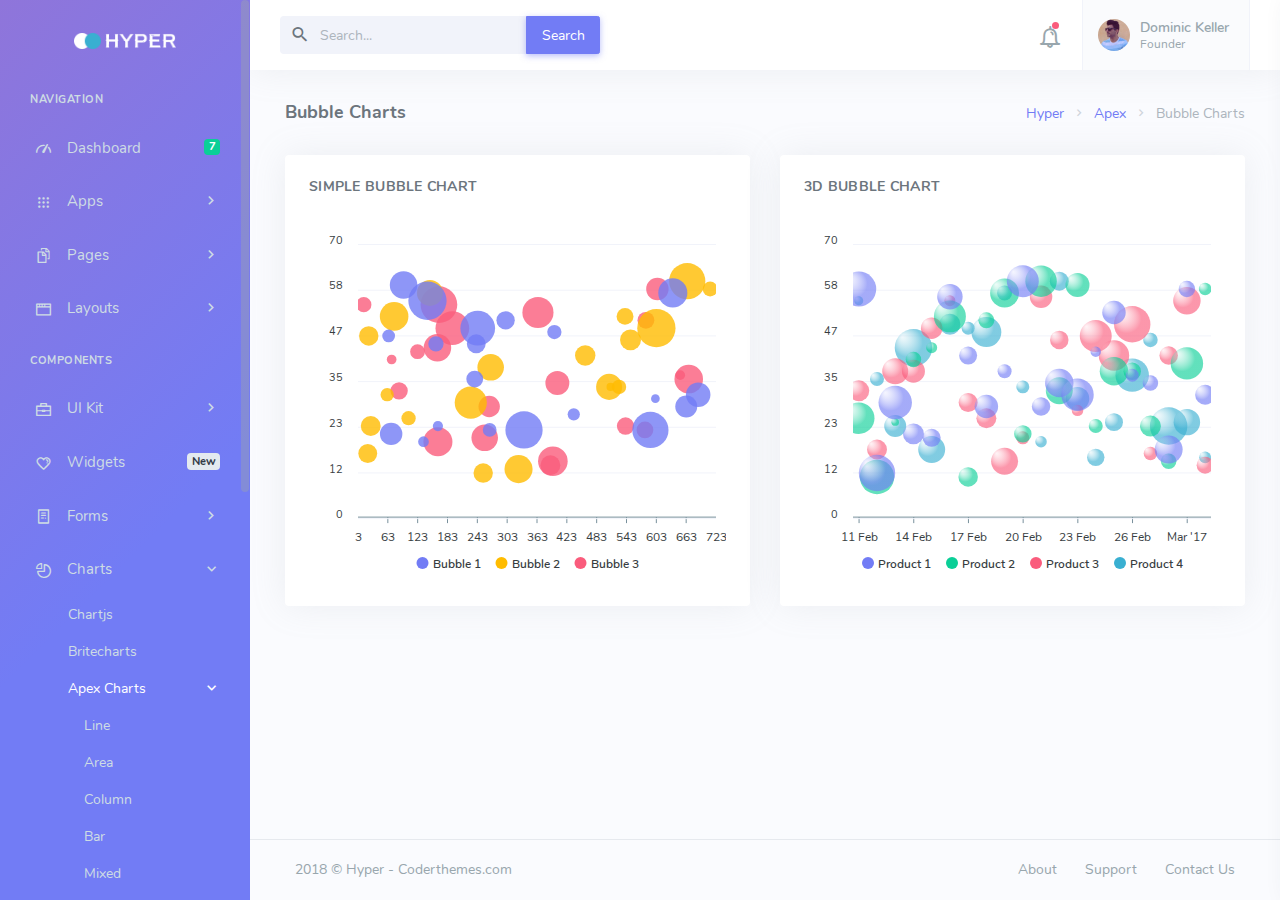
<file: charts-apex-bubble.html>
<!DOCTYPE html>
<html lang="en">
    <head>
        <meta charset="utf-8" />
        <title>Hyper - Responsive Bootstrap 4 Admin Dashboard</title>
        <meta name="viewport" content="width=device-width, initial-scale=1.0">
        <meta content="A fully featured admin theme which can be used to build CRM, CMS, etc." name="description" />
        <meta content="Coderthemes" name="author" />
        <!-- App favicon -->
        <link rel="shortcut icon" href="assets/images/favicon.ico">

        <!-- App css -->
        <link href="assets/css/icons.min.css" rel="stylesheet" type="text/css" />
        <link href="assets/css/app.min.css" rel="stylesheet" type="text/css" />

    </head>

    <body>

        <!-- Begin page -->
        <div class="wrapper">

            <!-- ========== Left Sidebar Start ========== -->
            <div class="left-side-menu">

                <div class="slimscroll-menu">

                    <!-- LOGO -->
                    <a href="index.html" class="logo text-center">
                        <span class="logo-lg">
                            <img src="assets/images/logo.png" alt="" height="16">
                        </span>
                        <span class="logo-sm">
                            <img src="assets/images/logo_sm.png" alt="" height="16">
                        </span>
                    </a>

                    <!--- Sidemenu -->
                    <ul class="metismenu side-nav">

                        <li class="side-nav-title side-nav-item">Navigation</li>

                        <li class="side-nav-item">
                            <a href="index.html" class="side-nav-link">
                                <i class="dripicons-meter"></i>
                                <span class="badge badge-success float-right">7</span>
                                <span> Dashboard </span>
                            </a>
                        </li>

                        <li class="side-nav-item">
                            <a href="javascript: void(0);" class="side-nav-link">
                                <i class="dripicons-view-apps"></i>
                                <span> Apps </span>
                                <span class="menu-arrow"></span>
                            </a>
                            <ul class="side-nav-second-level" aria-expanded="false">
                                <li>
                                    <a href="apps-calendar.html">Calendar</a>
                                </li>
                                <li class="side-nav-item">
                                    <a href="javascript: void(0);" aria-expanded="false">Projects
                                        <span class="menu-arrow"></span>
                                    </a>
                                    <ul class="side-nav-third-level" aria-expanded="false">
                                        <li>
                                            <a href="apps-projects-list.html">List</a>
                                        </li>
                                        <li>
                                            <a href="apps-projects-details.html">Details</a>
                                        </li>
                                    </ul>
                                </li>
                                <li>
                                    <a href="apps-tasks.html">Tasks</a>
                                </li>
                                <li class="side-nav-item">
                                    <a href="javascript: void(0);" aria-expanded="false">eCommerce
                                        <span class="menu-arrow"></span>
                                    </a>
                                    <ul class="side-nav-third-level" aria-expanded="false">
                                        <li>
                                            <a href="apps-ecommerce-products.html">Products</a>
                                        </li>
                                        <li>
                                            <a href="apps-ecommerce-products-details.html">Products Details</a>
                                        </li>
                                        <li>
                                            <a href="apps-ecommerce-orders.html">Orders</a>
                                        </li>
                                        <li>
                                            <a href="apps-ecommerce-orders-details.html">Order Details</a>
                                        </li>
                                        <li>
                                            <a href="apps-ecommerce-customers.html">Customers</a>
                                        </li>
                                        <li>
                                            <a href="apps-ecommerce-shopping-cart.html">Shopping Cart</a>
                                        </li>
                                        <li>
                                            <a href="apps-ecommerce-checkout.html">Checkout</a>
                                        </li>
                                        <li>
                                            <a href="apps-ecommerce-sellers.html">Sellers</a>
                                        </li>
                                    </ul>
                                </li>
                            </ul>
                        </li>
            
                        <li class="side-nav-item">
                            <a href="javascript: void(0);" class="side-nav-link">
                                <i class="dripicons-copy"></i>
                                <span> Pages </span>
                                <span class="menu-arrow"></span>
                            </a>
                            <ul class="side-nav-second-level" aria-expanded="false">
                                <li>
                                    <a href="pages-starter.html">Starter Page</a>
                                </li>
                                <li>
                                    <a href="pages-profile.html">Profile</a>
                                </li>
                                <li>
                                    <a href="pages-invoice.html">Invoice</a>
                                </li>
                                <li>
                                    <a href="pages-faq.html">FAQ</a>
                                </li>
                                <li>
                                    <a href="pages-pricing.html">Pricing</a>
                                </li>
                                <li>
                                    <a href="pages-maintenance.html">Maintenance</a>
                                </li>
                                <li class="side-nav-item">
                                    <a href="javascript: void(0);" aria-expanded="false">Authentication
                                        <span class="menu-arrow"></span>
                                    </a>
                                    <ul class="side-nav-third-level" aria-expanded="false">
                                        <li>
                                            <a href="pages-login.html">Login</a>
                                        </li>
                                        <li>
                                            <a href="pages-login-2.html">Login 2</a>
                                        </li>
                                        <li>
                                            <a href="pages-register.html">Register</a>
                                        </li>
                                        <li>
                                            <a href="pages-register-2.html">Register 2</a>
                                        </li>
                                        <li>
                                            <a href="pages-logout.html">Logout</a>
                                        </li>
                                        <li>
                                            <a href="pages-logout-2.html">Logout 2</a>
                                        </li>
                                        <li>
                                            <a href="pages-recoverpw.html">Recover Password</a>
                                        </li>
                                        <li>
                                            <a href="pages-recoverpw-2.html">Recover Password 2</a>
                                        </li>
                                        <li>
                                            <a href="pages-lock-screen.html">Lock Screen</a>
                                        </li>
                                        <li>
                                            <a href="pages-lock-screen-2.html">Lock Screen 2</a>
                                        </li>
                                        <li>
                                            <a href="pages-confirm-mail.html">Confirm Mail</a>
                                        </li>
                                        <li>
                                            <a href="pages-confirm-mail-2.html">Confirm Mail 2</a>
                                        </li>
                                    </ul>
                                </li>
                                <li class="side-nav-item">
                                    <a href="javascript: void(0);" aria-expanded="false">Error
                                        <span class="menu-arrow"></span>
                                    </a>
                                    <ul class="side-nav-third-level" aria-expanded="false">
                                        <li>
                                            <a href="pages-404.html">Error 404</a>
                                        </li>
                                        <li>
                                            <a href="pages-404-alt.html">Error 404-alt</a>
                                        </li>
                                        <li>
                                            <a href="pages-500.html">Error 500</a>
                                        </li>
                                    </ul>
                                </li>
                            </ul>
                        </li>

                        <li class="side-nav-item">
                            <a href="javascript: void(0);" class="side-nav-link">
                                <i class="dripicons-browser"></i>
                                <span> Layouts </span>
                                <span class="menu-arrow"></span>
                            </a>
                            <ul class="side-nav-second-level" aria-expanded="false">
                                <li>
                                    <a href="layouts-horizontal.html">Horizontal</a>
                                </li>
                                <li>
                                    <a href="layouts-light-sidenav.html">Light Sidenav</a>
                                </li>
                                <li>
                                    <a href="layouts-collapsed.html">Collapsed Sidenav</a>
                                </li>
                                <li>
                                    <a href="javascript: void(0);" class="right-bar-toggle">Right Sidebar</a>
                                </li>
                                <li>
                                    <a href="layouts-boxed-vertical.html">Boxed Vertical</a>
                                </li>
                                <li>
                                    <a href="layouts-boxed-horizontal.html">Boxed Horizontal</a>
                                </li>
                            </ul>
                        </li>

                        <li class="side-nav-title side-nav-item mt-1">Components</li>

                        <li class="side-nav-item">
                            <a href="javascript: void(0);" class="side-nav-link">
                                <i class="dripicons-briefcase"></i>
                                <span> UI Kit </span>
                                <span class="menu-arrow"></span>
                            </a>
                            <ul class="side-nav-second-level" aria-expanded="false">
                                <li>
                                    <a href="ui-cards.html">Cards</a>
                                </li>
                                <li>
                                    <a href="ui-buttons.html">Buttons</a>
                                </li>
                                <li>
                                    <a href="ui-modals.html">Modals</a>
                                </li>
                                <li>
                                    <a href="ui-tabs.html">Tabs</a>
                                </li>
                                <li>
                                    <a href="ui-notifications.html">Notifications</a>
                                </li>
                                <li>
                                    <a href="ui-grid.html">Grid</a>
                                </li>
                                <li>
                                    <a href="ui-general.html">General</a>
                                </li>
                                <li>
                                    <a href="ui-typography.html">Typography</a>
                                </li>
                                <li>
                                    <a href="ui-icons.html">Icons</a>
                                </li>
                                <li>
                                    <a href="ui-dragula.html">Dragula</a>
                                </li>
                            </ul>
                        </li>

                        <li class="side-nav-item">
                            <a href="widgets.html" class="side-nav-link">
                                <i class="dripicons-heart"></i>
                                <span class="badge badge-light float-right">New</span>
                                <span> Widgets </span>
                            </a>
                        </li>

                        <li class="side-nav-item">
                            <a href="javascript: void(0);" class="side-nav-link">
                                <i class="dripicons-document"></i>
                                <span> Forms </span>
                                <span class="menu-arrow"></span>
                            </a>
                            <ul class="side-nav-second-level" aria-expanded="false">
                                <li>
                                    <a href="form-elements.html">Basic Elements</a>
                                </li>
                                <li>
                                    <a href="form-advanced.html">Form Advanced</a>
                                </li>
                                <li>
                                    <a href="form-validation.html">Validation</a>
                                </li>
                                <li>
                                    <a href="form-wizard.html">Wizard</a>
                                </li>
                                <li>
                                    <a href="form-fileuploads.html">File Uploads</a>
                                </li>
                                <li>
                                    <a href="form-editors.html">Editors</a>
                                </li>
                            </ul>
                        </li>

                        <li class="side-nav-item">
                            <a href="javascript: void(0);" class="side-nav-link">
                                <i class="dripicons-graph-pie"></i>
                                <span> Charts </span>
                                <span class="menu-arrow"></span>
                            </a>
                            <ul class="side-nav-second-level" aria-expanded="false">
                                <li>
                                    <a href="charts-chartjs.html">Chartjs</a>
                                </li>
                                <li>
                                    <a href="charts-brite.html">Britecharts</a>
                                </li>
                                <li class="side-nav-item">
                                    <a href="javascript: void(0);" aria-expanded="false">Apex Charts
                                        <span class="menu-arrow"></span>
                                    </a>
                                    <ul class="side-nav-third-level" aria-expanded="false">
                                        <li>
                                            <a href="charts-apex-line.html">Line</a>
                                        </li>
                                        <li>
                                            <a href="charts-apex-area.html">Area</a>
                                        </li>
                                        <li>
                                            <a href="charts-apex-column.html">Column</a>
                                        </li>
                                        <li>
                                            <a href="charts-apex-bar.html">Bar</a>
                                        </li>
                                        <li>
                                            <a href="charts-apex-mixed.html">Mixed</a>
                                        </li>
                                        <li>
                                            <a href="charts-apex-bubble.html">Bubble</a>
                                        </li>
                                        <li>
                                            <a href="charts-apex-scatter.html">Scatter</a>
                                        </li>
                                        <li>
                                            <a href="charts-apex-pie.html">Pie</a>
                                        </li>
                                        <li>
                                            <a href="charts-apex-radialbar.html">RadialBar</a>
                                        </li>
                                        <li>
                                            <a href="charts-apex-heatmap.html">Heatmap</a>
                                        </li>
                                        <li>
                                            <a href="charts-apex-sparklines.html">Sparklines</a>
                                        </li>
                                        <li>
                                            <a href="charts-apex-candlestick.html">Candlestick</a>
                                        </li>
                                    </ul>
                                </li>
                            </ul>
                        </li>

                        <li class="side-nav-item">
                            <a href="javascript: void(0);" class="side-nav-link">
                                <i class="dripicons-list"></i>
                                <span> Tables </span>
                                <span class="menu-arrow"></span>
                            </a>
                            <ul class="side-nav-second-level" aria-expanded="false">
                                <li>
                                    <a href="tables-basic.html">Basic Tables</a>
                                </li>
                                <li>
                                    <a href="tables-datatable.html">Data Tables</a>
                                </li>
                            </ul>
                        </li>

                        <li class="side-nav-item">
                            <a href="javascript: void(0);" class="side-nav-link">
                                <i class="dripicons-location"></i>
                                <span> Maps </span>
                                <span class="menu-arrow"></span>
                            </a>
                            <ul class="side-nav-second-level" aria-expanded="false">
                                <li>
                                    <a href="maps-google.html">Google Maps</a>
                                </li>
                                <li>
                                    <a href="maps-vector.html">Vector Maps</a>
                                </li>
                            </ul>
                        </li>
            
                    </ul>

                    <!-- Help Box -->
                    <div class="help-box text-white text-center">
                        <a href="javascript: void(0);" class="float-right close-btn text-white">
                            <i class="mdi mdi-close"></i>
                        </a>
                        <img src="assets/images/help-icon.svg" height="90" alt="Helper Icon Image" />
                        <h5 class="mt-3">Unlimited Access</h5>
                        <p class="mb-3">Upgrade to plan to get access to unlimited reports</p>
                        <a href="javascript: void(0);" class="btn btn-outline-light btn-sm">Upgrade</a>
                    </div>
                    <!-- end Help Box -->
                    <!-- End Sidebar -->

                    <div class="clearfix"></div>

                </div>
                <!-- Sidebar -left -->

            </div>
            <!-- Left Sidebar End -->

            <!-- ============================================================== -->
            <!-- Start Page Content here -->
            <!-- ============================================================== -->

            <div class="content-page">
                <div class="content">

                    <!-- Topbar Start -->
                    <div class="navbar-custom">
                        <ul class="list-unstyled topbar-right-menu float-right mb-0">

                            <li class="dropdown notification-list">
                                <a class="nav-link dropdown-toggle arrow-none" data-toggle="dropdown" href="#" role="button" aria-haspopup="false" aria-expanded="false">
                                    <i class="dripicons-bell noti-icon"></i>
                                    <span class="noti-icon-badge"></span>
                                </a>
                                <div class="dropdown-menu dropdown-menu-right dropdown-menu-animated dropdown-lg">

                                    <!-- item-->
                                    <div class="dropdown-item noti-title">
                                        <h5 class="m-0">
                                            <span class="float-right">
                                                <a href="javascript: void(0);" class="text-dark">
                                                    <small>Clear All</small>
                                                </a>
                                            </span>Notification
                                        </h5>
                                    </div>

                                    <div class="slimscroll" style="max-height: 230px;">
                                        <!-- item-->
                                        <a href="javascript:void(0);" class="dropdown-item notify-item">
                                            <div class="notify-icon bg-primary">
                                                <i class="mdi mdi-comment-account-outline"></i>
                                            </div>
                                            <p class="notify-details">Caleb Flakelar commented on Admin
                                                <small class="text-muted">1 min ago</small>
                                            </p>
                                        </a>

                                        <!-- item-->
                                        <a href="javascript:void(0);" class="dropdown-item notify-item">
                                            <div class="notify-icon bg-info">
                                                <i class="mdi mdi-account-plus"></i>
                                            </div>
                                            <p class="notify-details">New user registered.
                                                <small class="text-muted">5 hours ago</small>
                                            </p>
                                        </a>

                                        <!-- item-->
                                        <a href="javascript:void(0);" class="dropdown-item notify-item">
                                            <div class="notify-icon">
                                                <img src="assets/images/users/avatar-2.jpg" class="img-fluid rounded-circle" alt="" /> </div>
                                            <p class="notify-details">Cristina Pride</p>
                                            <p class="text-muted mb-0 user-msg">
                                                <small>Hi, How are you? What about our next meeting</small>
                                            </p>
                                        </a>

                                        <!-- item-->
                                        <a href="javascript:void(0);" class="dropdown-item notify-item">
                                            <div class="notify-icon bg-primary">
                                                <i class="mdi mdi-comment-account-outline"></i>
                                            </div>
                                            <p class="notify-details">Caleb Flakelar commented on Admin
                                                <small class="text-muted">4 days ago</small>
                                            </p>
                                        </a>

                                        <!-- item-->
                                        <a href="javascript:void(0);" class="dropdown-item notify-item">
                                            <div class="notify-icon">
                                                <img src="assets/images/users/avatar-4.jpg" class="img-fluid rounded-circle" alt="" /> </div>
                                            <p class="notify-details">Karen Robinson</p>
                                            <p class="text-muted mb-0 user-msg">
                                                <small>Wow ! this admin looks good and awesome design</small>
                                            </p>
                                        </a>

                                        <!-- item-->
                                        <a href="javascript:void(0);" class="dropdown-item notify-item">
                                            <div class="notify-icon bg-info">
                                                <i class="mdi mdi-heart"></i>
                                            </div>
                                            <p class="notify-details">Carlos Crouch liked
                                                <b>Admin</b>
                                                <small class="text-muted">13 days ago</small>
                                            </p>
                                        </a>
                                    </div>

                                    <!-- All-->
                                    <a href="javascript:void(0);" class="dropdown-item text-center text-primary notify-item notify-all">
                                        View All
                                    </a>

                                </div>
                            </li>

                            <li class="dropdown notification-list">
                                <a class="nav-link dropdown-toggle nav-user arrow-none mr-0" data-toggle="dropdown" href="#" role="button" aria-haspopup="false"
                                    aria-expanded="false">
                                    <span class="account-user-avatar"> 
                                        <img src="assets/images/users/avatar-1.jpg" alt="user-image" class="rounded-circle">
                                    </span>
                                    <span>
                                        <span class="account-user-name">Dominic Keller</span>
                                        <span class="account-position">Founder</span>
                                    </span>
                                </a>
                                <div class="dropdown-menu dropdown-menu-right dropdown-menu-animated profile-dropdown ">
                                    <!-- item-->
                                    <div class=" dropdown-header noti-title">
                                        <h6 class="text-overflow m-0">Welcome !</h6>
                                    </div>

                                    <!-- item-->
                                    <a href="javascript:void(0);" class="dropdown-item notify-item">
                                        <i class="mdi mdi-account-circle"></i>
                                        <span>My Account</span>
                                    </a>

                                    <!-- item-->
                                    <a href="javascript:void(0);" class="dropdown-item notify-item">
                                        <i class="mdi mdi-account-settings-variant"></i>
                                        <span>Settings</span>
                                    </a>

                                    <!-- item-->
                                    <a href="javascript:void(0);" class="dropdown-item notify-item">
                                        <i class="mdi mdi-lifebuoy"></i>
                                        <span>Support</span>
                                    </a>

                                    <!-- item-->
                                    <a href="javascript:void(0);" class="dropdown-item notify-item">
                                        <i class="mdi mdi-lock-outline"></i>
                                        <span>Lock Screen</span>
                                    </a>

                                    <!-- item-->
                                    <a href="javascript:void(0);" class="dropdown-item notify-item">
                                        <i class="mdi mdi-logout"></i>
                                        <span>Logout</span>
                                    </a>

                                </div>
                            </li>

                        </ul>
                        <button class="button-menu-mobile open-left disable-btn">
                            <i class="mdi mdi-menu"></i>
                        </button>
                        <div class="app-search">
                            <form>
                                <div class="input-group">
                                    <input type="text" class="form-control" placeholder="Search...">
                                    <span class="mdi mdi-magnify"></span>
                                    <div class="input-group-append">
                                        <button class="btn btn-primary" type="submit">Search</button>
                                    </div>
                                </div>
                            </form>
                        </div>
                    </div>
                    <!-- end Topbar -->

                    <!-- Start Content-->
                    <div class="container-fluid">
                        
                        <!-- start page title -->
                        <div class="row">
                            <div class="col-12">
                                <div class="page-title-box">
                                    <div class="page-title-right">
                                        <ol class="breadcrumb m-0">
                                            <li class="breadcrumb-item"><a href="javascript: void(0);">Hyper</a></li>
                                            <li class="breadcrumb-item"><a href="javascript: void(0);">Apex</a></li>
                                            <li class="breadcrumb-item active">Bubble Charts</li>
                                        </ol>
                                    </div>
                                    <h4 class="page-title">Bubble Charts</h4>
                                </div>
                            </div>
                        </div>     
                        <!-- end page title --> 

                        <div class="row">
                            <div class="col-xl-6">
                                <div class="card">
                                    <div class="card-body">
                                        <h4 class="header-title">Simple Bubble Chart</h4>
                                        <div id="simple-bubble" class="apex-charts"></div>
                                    </div>
                                    <!-- end card body-->
                                </div>
                                <!-- end card -->
                            </div>
                            <!-- end col-->
    
                            <div class="col-xl-6">
                                <div class="card">
                                    <div class="card-body">
                                        <h4 class="header-title">3D Bubble Chart</h4>
                                        <div id="second-bubble" class="apex-charts"></div>
                                    </div>
                                    <!-- end card body-->
                                </div>
                                <!-- end card -->
                            </div>
                            <!-- end col-->
                        </div>
                        <!-- end row-->
                        

                    </div> <!-- container -->

                </div> <!-- content -->

                <!-- Footer Start -->
                <footer class="footer">
                    <div class="container-fluid">
                        <div class="row">
                            <div class="col-md-6">
                                2018 © Hyper - Coderthemes.com
                            </div>
                            <div class="col-md-6">
                                <div class="text-md-right footer-links d-none d-md-block">
                                    <a href="javascript: void(0);">About</a>
                                    <a href="javascript: void(0);">Support</a>
                                    <a href="javascript: void(0);">Contact Us</a>
                                </div>
                            </div>
                        </div>
                    </div>
                </footer>
                <!-- end Footer -->

            </div>

            <!-- ============================================================== -->
            <!-- End Page content -->
            <!-- ============================================================== -->


        </div>
        <!-- END wrapper -->


        <!-- Right Sidebar -->
        <div class="right-bar">

            <div class="rightbar-title">
                <a href="javascript:void(0);" class="right-bar-toggle float-right">
                    <i class="dripicons-cross noti-icon"></i>
                </a>
                <h5 class="m-0">Settings</h5>
            </div>

            <div class="slimscroll-menu rightbar-content">

                <!-- Settings -->
                <hr class="mt-0" />
                <h5 class="pl-3">Basic Settings</h5>
                <hr class="mb-0" />

                <div class="p-3">
                    <div class="custom-control custom-checkbox mb-2">
                        <input type="checkbox" class="custom-control-input" id="notifications-check" checked>
                        <label class="custom-control-label" for="notifications-check">Notifications</label>
                    </div>

                    <div class="custom-control custom-checkbox mb-2">
                        <input type="checkbox" class="custom-control-input" id="api-access-check">
                        <label class="custom-control-label" for="api-access-check">API Access</label>
                    </div>

                    <div class="custom-control custom-checkbox mb-2">
                        <input type="checkbox" class="custom-control-input" id="auto-updates-check" checked>
                        <label class="custom-control-label" for="auto-updates-check">Auto Updates</label>
                    </div>

                    <div class="custom-control custom-checkbox mb-2">
                        <input type="checkbox" class="custom-control-input" id="online-status-check" checked>
                        <label class="custom-control-label" for="online-status-check">Online Status</label>
                    </div>

                    <div class="custom-control custom-checkbox mb-2">
                        <input type="checkbox" class="custom-control-input" id="auto-payout-check">
                        <label class="custom-control-label" for="auto-payout-check">Auto Payout</label>
                    </div>

                </div>


                <!-- Timeline -->
                <hr class="mt-0" />
                <h5 class="pl-3">Recent Activity</h5>
                <hr class="mb-0" />
                <div class="pl-2 pr-2">
                    <div class="timeline-alt">
                        <div class="timeline-item">
                            <i class="mdi mdi-upload bg-info-lighten text-info timeline-icon"></i>
                            <div class="timeline-item-info">
                                <a href="#" class="text-info font-weight-bold mb-1 d-block">You sold an item</a>
                                <small>Paul Burgess just purchased “Hyper - Admin Dashboard”!</small>
                                <p>
                                    <small class="text-muted">5 minutes ago</small>
                                </p>
                            </div>
                        </div>

                        <div class="timeline-item">
                            <i class="mdi mdi-airplane bg-primary-lighten text-primary timeline-icon"></i>
                            <div class="timeline-item-info">
                                <a href="#" class="text-primary font-weight-bold mb-1 d-block">Product on the Bootstrap Market</a>
                                <small>Dave Gamache added
                                    <span class="font-weight-bold">Admin Dashboard</span>
                                </small>
                                <p>
                                    <small class="text-muted">30 minutes ago</small>
                                </p>
                            </div>
                        </div>

                        <div class="timeline-item">
                            <i class="mdi mdi-microphone bg-info-lighten text-info timeline-icon"></i>
                            <div class="timeline-item-info">
                                <a href="#" class="text-info font-weight-bold mb-1 d-block">Robert Delaney</a>
                                <small>Send you message
                                    <span class="font-weight-bold">"Are you there?"</span>
                                </small>
                                <p>
                                    <small class="text-muted">2 hours ago</small>
                                </p>
                            </div>
                        </div>

                        <div class="timeline-item">
                            <i class="mdi mdi-upload bg-primary-lighten text-primary timeline-icon"></i>
                            <div class="timeline-item-info">
                                <a href="#" class="text-primary font-weight-bold mb-1 d-block">Audrey Tobey</a>
                                <small>Uploaded a photo
                                    <span class="font-weight-bold">"Error.jpg"</span>
                                </small>
                                <p>
                                    <small class="text-muted">14 hours ago</small>
                                </p>
                            </div>
                        </div>

                        <div class="timeline-item">
                            <i class="mdi mdi-upload bg-info-lighten text-info timeline-icon"></i>
                            <div class="timeline-item-info">
                                <a href="#" class="text-info font-weight-bold mb-1 d-block">You sold an item</a>
                                <small>Paul Burgess just purchased “Hyper - Admin Dashboard”!</small>
                                <p>
                                    <small class="text-muted">1 day ago</small>
                                </p>
                            </div>
                        </div>

                    </div>
                </div>
            </div>
        </div>
        <!-- /Right-bar -->


        <!-- App js -->
        <script src="assets/js/app.min.js"></script>

        <!-- third party:js -->
        <script src="assets/js/vendor/apexcharts.min.js"></script>
        <!-- third party end -->

        <!-- demo:js -->
        <script src="assets/js/pages/demo.apex-bubble.js"></script>
        <!-- demo end -->

    </body>
</html>
</file>
<file: assets/css/icons.min.css>
@font-face{font-family:dripicons-v2;src:url(../fonts/dripicons-v2.eot);src:url(../fonts/dripicons-v2.eot?#iefix) format("embedded-opentype"),url(../fonts/dripicons-v2.woff) format("woff"),url(../fonts/dripicons-v2.ttf) format("truetype"),url(../fonts/dripicons-v2.svg#dripicons-v2) format("svg");font-weight:400;font-style:normal}[data-icon]:before{font-family:dripicons-v2!important;content:attr(data-icon);font-style:normal!important;font-weight:400!important;font-variant:normal!important;text-transform:none!important;speak:none;line-height:1;-webkit-font-smoothing:antialiased;-moz-osx-font-smoothing:grayscale}[class*=" dripicons-"]:before,[class^=dripicons-]:before{font-family:dripicons-v2!important;font-style:normal!important;font-weight:400!important;font-variant:normal!important;text-transform:none!important;speak:none;line-height:1;-webkit-font-smoothing:antialiased;-moz-osx-font-smoothing:grayscale;vertical-align:middle}.dripicons-alarm:before{content:"\61"}.dripicons-align-center:before{content:"\62"}.dripicons-align-justify:before{content:"\63"}.dripicons-align-left:before{content:"\64"}.dripicons-align-right:before{content:"\65"}.dripicons-anchor:before{content:"\66"}.dripicons-archive:before{content:"\67"}.dripicons-arrow-down:before{content:"\68"}.dripicons-arrow-left:before{content:"\69"}.dripicons-arrow-right:before{content:"\6a"}.dripicons-arrow-thin-down:before{content:"\6b"}.dripicons-arrow-thin-left:before{content:"\6c"}.dripicons-arrow-thin-right:before{content:"\6d"}.dripicons-arrow-thin-up:before{content:"\6e"}.dripicons-arrow-up:before{content:"\6f"}.dripicons-article:before{content:"\70"}.dripicons-backspace:before{content:"\71"}.dripicons-basket:before{content:"\72"}.dripicons-basketball:before{content:"\73"}.dripicons-battery-empty:before{content:"\74"}.dripicons-battery-full:before{content:"\75"}.dripicons-battery-low:before{content:"\76"}.dripicons-battery-medium:before{content:"\77"}.dripicons-bell:before{content:"\78"}.dripicons-blog:before{content:"\79"}.dripicons-bluetooth:before{content:"\7a"}.dripicons-bold:before{content:"\41"}.dripicons-bookmark:before{content:"\42"}.dripicons-bookmarks:before{content:"\43"}.dripicons-box:before{content:"\44"}.dripicons-briefcase:before{content:"\45"}.dripicons-brightness-low:before{content:"\46"}.dripicons-brightness-max:before{content:"\47"}.dripicons-brightness-medium:before{content:"\48"}.dripicons-broadcast:before{content:"\49"}.dripicons-browser:before{content:"\4a"}.dripicons-browser-upload:before{content:"\4b"}.dripicons-brush:before{content:"\4c"}.dripicons-calendar:before{content:"\4d"}.dripicons-camcorder:before{content:"\4e"}.dripicons-camera:before{content:"\4f"}.dripicons-card:before{content:"\50"}.dripicons-cart:before{content:"\51"}.dripicons-checklist:before{content:"\52"}.dripicons-checkmark:before{content:"\53"}.dripicons-chevron-down:before{content:"\54"}.dripicons-chevron-left:before{content:"\55"}.dripicons-chevron-right:before{content:"\56"}.dripicons-chevron-up:before{content:"\57"}.dripicons-clipboard:before{content:"\58"}.dripicons-clock:before{content:"\59"}.dripicons-clockwise:before{content:"\5a"}.dripicons-cloud:before{content:"\30"}.dripicons-cloud-download:before{content:"\31"}.dripicons-cloud-upload:before{content:"\32"}.dripicons-code:before{content:"\33"}.dripicons-contract:before{content:"\34"}.dripicons-contract-2:before{content:"\35"}.dripicons-conversation:before{content:"\36"}.dripicons-copy:before{content:"\37"}.dripicons-crop:before{content:"\38"}.dripicons-cross:before{content:"\39"}.dripicons-crosshair:before{content:"\21"}.dripicons-cutlery:before{content:"\22"}.dripicons-device-desktop:before{content:"\23"}.dripicons-device-mobile:before{content:"\24"}.dripicons-device-tablet:before{content:"\25"}.dripicons-direction:before{content:"\26"}.dripicons-disc:before{content:"\27"}.dripicons-document:before{content:"\28"}.dripicons-document-delete:before{content:"\29"}.dripicons-document-edit:before{content:"\2a"}.dripicons-document-new:before{content:"\2b"}.dripicons-document-remove:before{content:"\2c"}.dripicons-dot:before{content:"\2d"}.dripicons-dots-2:before{content:"\2e"}.dripicons-dots-3:before{content:"\2f"}.dripicons-download:before{content:"\3a"}.dripicons-duplicate:before{content:"\3b"}.dripicons-enter:before{content:"\3c"}.dripicons-exit:before{content:"\3d"}.dripicons-expand:before{content:"\3e"}.dripicons-expand-2:before{content:"\3f"}.dripicons-experiment:before{content:"\40"}.dripicons-export:before{content:"\5b"}.dripicons-feed:before{content:"\5d"}.dripicons-flag:before{content:"\5e"}.dripicons-flashlight:before{content:"\5f"}.dripicons-folder:before{content:"\60"}.dripicons-folder-open:before{content:"\7b"}.dripicons-forward:before{content:"\7c"}.dripicons-gaming:before{content:"\7d"}.dripicons-gear:before{content:"\7e"}.dripicons-graduation:before{content:"\5c"}.dripicons-graph-bar:before{content:"\e000"}.dripicons-graph-line:before{content:"\e001"}.dripicons-graph-pie:before{content:"\e002"}.dripicons-headset:before{content:"\e003"}.dripicons-heart:before{content:"\e004"}.dripicons-help:before{content:"\e005"}.dripicons-home:before{content:"\e006"}.dripicons-hourglass:before{content:"\e007"}.dripicons-inbox:before{content:"\e008"}.dripicons-information:before{content:"\e009"}.dripicons-italic:before{content:"\e00a"}.dripicons-jewel:before{content:"\e00b"}.dripicons-lifting:before{content:"\e00c"}.dripicons-lightbulb:before{content:"\e00d"}.dripicons-link:before{content:"\e00e"}.dripicons-link-broken:before{content:"\e00f"}.dripicons-list:before{content:"\e010"}.dripicons-loading:before{content:"\e011"}.dripicons-location:before{content:"\e012"}.dripicons-lock:before{content:"\e013"}.dripicons-lock-open:before{content:"\e014"}.dripicons-mail:before{content:"\e015"}.dripicons-map:before{content:"\e016"}.dripicons-media-loop:before{content:"\e017"}.dripicons-media-next:before{content:"\e018"}.dripicons-media-pause:before{content:"\e019"}.dripicons-media-play:before{content:"\e01a"}.dripicons-media-previous:before{content:"\e01b"}.dripicons-media-record:before{content:"\e01c"}.dripicons-media-shuffle:before{content:"\e01d"}.dripicons-media-stop:before{content:"\e01e"}.dripicons-medical:before{content:"\e01f"}.dripicons-menu:before{content:"\e020"}.dripicons-message:before{content:"\e021"}.dripicons-meter:before{content:"\e022"}.dripicons-microphone:before{content:"\e023"}.dripicons-minus:before{content:"\e024"}.dripicons-monitor:before{content:"\e025"}.dripicons-move:before{content:"\e026"}.dripicons-music:before{content:"\e027"}.dripicons-network-1:before{content:"\e028"}.dripicons-network-2:before{content:"\e029"}.dripicons-network-3:before{content:"\e02a"}.dripicons-network-4:before{content:"\e02b"}.dripicons-network-5:before{content:"\e02c"}.dripicons-pamphlet:before{content:"\e02d"}.dripicons-paperclip:before{content:"\e02e"}.dripicons-pencil:before{content:"\e02f"}.dripicons-phone:before{content:"\e030"}.dripicons-photo:before{content:"\e031"}.dripicons-photo-group:before{content:"\e032"}.dripicons-pill:before{content:"\e033"}.dripicons-pin:before{content:"\e034"}.dripicons-plus:before{content:"\e035"}.dripicons-power:before{content:"\e036"}.dripicons-preview:before{content:"\e037"}.dripicons-print:before{content:"\e038"}.dripicons-pulse:before{content:"\e039"}.dripicons-question:before{content:"\e03a"}.dripicons-reply:before{content:"\e03b"}.dripicons-reply-all:before{content:"\e03c"}.dripicons-return:before{content:"\e03d"}.dripicons-retweet:before{content:"\e03e"}.dripicons-rocket:before{content:"\e03f"}.dripicons-scale:before{content:"\e040"}.dripicons-search:before{content:"\e041"}.dripicons-shopping-bag:before{content:"\e042"}.dripicons-skip:before{content:"\e043"}.dripicons-stack:before{content:"\e044"}.dripicons-star:before{content:"\e045"}.dripicons-stopwatch:before{content:"\e046"}.dripicons-store:before{content:"\e047"}.dripicons-suitcase:before{content:"\e048"}.dripicons-swap:before{content:"\e049"}.dripicons-tag:before{content:"\e04a"}.dripicons-tag-delete:before{content:"\e04b"}.dripicons-tags:before{content:"\e04c"}.dripicons-thumbs-down:before{content:"\e04d"}.dripicons-thumbs-up:before{content:"\e04e"}.dripicons-ticket:before{content:"\e04f"}.dripicons-time-reverse:before{content:"\e050"}.dripicons-to-do:before{content:"\e051"}.dripicons-toggles:before{content:"\e052"}.dripicons-trash:before{content:"\e053"}.dripicons-trophy:before{content:"\e054"}.dripicons-upload:before{content:"\e055"}.dripicons-user:before{content:"\e056"}.dripicons-user-group:before{content:"\e057"}.dripicons-user-id:before{content:"\e058"}.dripicons-vibrate:before{content:"\e059"}.dripicons-view-apps:before{content:"\e05a"}.dripicons-view-list:before{content:"\e05b"}.dripicons-view-list-large:before{content:"\e05c"}.dripicons-view-thumb:before{content:"\e05d"}.dripicons-volume-full:before{content:"\e05e"}.dripicons-volume-low:before{content:"\e05f"}.dripicons-volume-medium:before{content:"\e060"}.dripicons-volume-off:before{content:"\e061"}.dripicons-wallet:before{content:"\e062"}.dripicons-warning:before{content:"\e063"}.dripicons-web:before{content:"\e064"}.dripicons-weight:before{content:"\e065"}.dripicons-wifi:before{content:"\e066"}.dripicons-wrong:before{content:"\e067"}.dripicons-zoom-in:before{content:"\e068"}.dripicons-zoom-out:before{content:"\e069"}@font-face{font-family:"Material Design Icons";src:url(../fonts/materialdesignicons-webfont.eot?v=2.3.54);src:url(../fonts/materialdesignicons-webfont.eot?#iefix&v=2.3.54) format("embedded-opentype"),url(../fonts/materialdesignicons-webfont.woff2?v=2.3.54) format("woff2"),url(../fonts/materialdesignicons-webfont.woff?v=2.3.54) format("woff"),url(../fonts/materialdesignicons-webfont.ttf?v=2.3.54) format("truetype"),url(../fonts/materialdesignicons-webfont.svg?v=2.3.54#materialdesigniconsregular) format("svg");font-weight:400;font-style:normal}.mdi-set,.mdi:before{display:inline-block;font:normal normal normal 24px/1 "Material Design Icons";font-size:inherit;text-rendering:auto;line-height:inherit;-webkit-font-smoothing:antialiased;-moz-osx-font-smoothing:grayscale}.mdi-access-point:before{content:"\F002"}.mdi-access-point-network:before{content:"\F003"}.mdi-account:before{content:"\F004"}.mdi-account-alert:before{content:"\F005"}.mdi-account-box:before{content:"\F006"}.mdi-account-box-outline:before{content:"\F007"}.mdi-account-card-details:before{content:"\F5D2"}.mdi-account-check:before{content:"\F008"}.mdi-account-circle:before{content:"\F009"}.mdi-account-convert:before{content:"\F00A"}.mdi-account-edit:before{content:"\F6BB"}.mdi-account-group:before{content:"\F848"}.mdi-account-heart:before{content:"\F898"}.mdi-account-key:before{content:"\F00B"}.mdi-account-location:before{content:"\F00C"}.mdi-account-minus:before{content:"\F00D"}.mdi-account-multiple:before{content:"\F00E"}.mdi-account-multiple-check:before{content:"\F8C4"}.mdi-account-multiple-minus:before{content:"\F5D3"}.mdi-account-multiple-outline:before{content:"\F00F"}.mdi-account-multiple-plus:before{content:"\F010"}.mdi-account-multiple-plus-outline:before{content:"\F7FF"}.mdi-account-network:before{content:"\F011"}.mdi-account-off:before{content:"\F012"}.mdi-account-outline:before{content:"\F013"}.mdi-account-plus:before{content:"\F014"}.mdi-account-plus-outline:before{content:"\F800"}.mdi-account-remove:before{content:"\F015"}.mdi-account-search:before{content:"\F016"}.mdi-account-settings:before{content:"\F630"}.mdi-account-settings-variant:before{content:"\F631"}.mdi-account-star:before{content:"\F017"}.mdi-account-switch:before{content:"\F019"}.mdi-accusoft:before{content:"\F849"}.mdi-adjust:before{content:"\F01A"}.mdi-air-conditioner:before{content:"\F01B"}.mdi-airballoon:before{content:"\F01C"}.mdi-airplane:before{content:"\F01D"}.mdi-airplane-landing:before{content:"\F5D4"}.mdi-airplane-off:before{content:"\F01E"}.mdi-airplane-takeoff:before{content:"\F5D5"}.mdi-airplay:before{content:"\F01F"}.mdi-airport:before{content:"\F84A"}.mdi-alarm:before{content:"\F020"}.mdi-alarm-bell:before{content:"\F78D"}.mdi-alarm-check:before{content:"\F021"}.mdi-alarm-light:before{content:"\F78E"}.mdi-alarm-multiple:before{content:"\F022"}.mdi-alarm-off:before{content:"\F023"}.mdi-alarm-plus:before{content:"\F024"}.mdi-alarm-snooze:before{content:"\F68D"}.mdi-album:before{content:"\F025"}.mdi-alert:before{content:"\F026"}.mdi-alert-box:before{content:"\F027"}.mdi-alert-circle:before{content:"\F028"}.mdi-alert-circle-outline:before{content:"\F5D6"}.mdi-alert-decagram:before{content:"\F6BC"}.mdi-alert-octagon:before{content:"\F029"}.mdi-alert-octagram:before{content:"\F766"}.mdi-alert-outline:before{content:"\F02A"}.mdi-alien:before{content:"\F899"}.mdi-all-inclusive:before{content:"\F6BD"}.mdi-alpha:before{content:"\F02B"}.mdi-alphabetical:before{content:"\F02C"}.mdi-altimeter:before{content:"\F5D7"}.mdi-amazon:before{content:"\F02D"}.mdi-amazon-alexa:before{content:"\F8C5"}.mdi-amazon-drive:before{content:"\F02E"}.mdi-ambulance:before{content:"\F02F"}.mdi-amplifier:before{content:"\F030"}.mdi-anchor:before{content:"\F031"}.mdi-android:before{content:"\F032"}.mdi-android-debug-bridge:before{content:"\F033"}.mdi-android-head:before{content:"\F78F"}.mdi-android-studio:before{content:"\F034"}.mdi-angular:before{content:"\F6B1"}.mdi-angularjs:before{content:"\F6BE"}.mdi-animation:before{content:"\F5D8"}.mdi-anvil:before{content:"\F89A"}.mdi-apple:before{content:"\F035"}.mdi-apple-finder:before{content:"\F036"}.mdi-apple-icloud:before{content:"\F038"}.mdi-apple-ios:before{content:"\F037"}.mdi-apple-keyboard-caps:before{content:"\F632"}.mdi-apple-keyboard-command:before{content:"\F633"}.mdi-apple-keyboard-control:before{content:"\F634"}.mdi-apple-keyboard-option:before{content:"\F635"}.mdi-apple-keyboard-shift:before{content:"\F636"}.mdi-apple-safari:before{content:"\F039"}.mdi-application:before{content:"\F614"}.mdi-approval:before{content:"\F790"}.mdi-apps:before{content:"\F03B"}.mdi-arch:before{content:"\F8C6"}.mdi-archive:before{content:"\F03C"}.mdi-arrange-bring-forward:before{content:"\F03D"}.mdi-arrange-bring-to-front:before{content:"\F03E"}.mdi-arrange-send-backward:before{content:"\F03F"}.mdi-arrange-send-to-back:before{content:"\F040"}.mdi-arrow-all:before{content:"\F041"}.mdi-arrow-bottom-left:before{content:"\F042"}.mdi-arrow-bottom-right:before{content:"\F043"}.mdi-arrow-collapse:before{content:"\F615"}.mdi-arrow-collapse-all:before{content:"\F044"}.mdi-arrow-collapse-down:before{content:"\F791"}.mdi-arrow-collapse-horizontal:before{content:"\F84B"}.mdi-arrow-collapse-left:before{content:"\F792"}.mdi-arrow-collapse-right:before{content:"\F793"}.mdi-arrow-collapse-up:before{content:"\F794"}.mdi-arrow-collapse-vertical:before{content:"\F84C"}.mdi-arrow-down:before{content:"\F045"}.mdi-arrow-down-bold:before{content:"\F72D"}.mdi-arrow-down-bold-box:before{content:"\F72E"}.mdi-arrow-down-bold-box-outline:before{content:"\F72F"}.mdi-arrow-down-bold-circle:before{content:"\F047"}.mdi-arrow-down-bold-circle-outline:before{content:"\F048"}.mdi-arrow-down-bold-hexagon-outline:before{content:"\F049"}.mdi-arrow-down-box:before{content:"\F6BF"}.mdi-arrow-down-drop-circle:before{content:"\F04A"}.mdi-arrow-down-drop-circle-outline:before{content:"\F04B"}.mdi-arrow-down-thick:before{content:"\F046"}.mdi-arrow-expand:before{content:"\F616"}.mdi-arrow-expand-all:before{content:"\F04C"}.mdi-arrow-expand-down:before{content:"\F795"}.mdi-arrow-expand-horizontal:before{content:"\F84D"}.mdi-arrow-expand-left:before{content:"\F796"}.mdi-arrow-expand-right:before{content:"\F797"}.mdi-arrow-expand-up:before{content:"\F798"}.mdi-arrow-expand-vertical:before{content:"\F84E"}.mdi-arrow-left:before{content:"\F04D"}.mdi-arrow-left-bold:before{content:"\F730"}.mdi-arrow-left-bold-box:before{content:"\F731"}.mdi-arrow-left-bold-box-outline:before{content:"\F732"}.mdi-arrow-left-bold-circle:before{content:"\F04F"}.mdi-arrow-left-bold-circle-outline:before{content:"\F050"}.mdi-arrow-left-bold-hexagon-outline:before{content:"\F051"}.mdi-arrow-left-box:before{content:"\F6C0"}.mdi-arrow-left-drop-circle:before{content:"\F052"}.mdi-arrow-left-drop-circle-outline:before{content:"\F053"}.mdi-arrow-left-thick:before{content:"\F04E"}.mdi-arrow-right:before{content:"\F054"}.mdi-arrow-right-bold:before{content:"\F733"}.mdi-arrow-right-bold-box:before{content:"\F734"}.mdi-arrow-right-bold-box-outline:before{content:"\F735"}.mdi-arrow-right-bold-circle:before{content:"\F056"}.mdi-arrow-right-bold-circle-outline:before{content:"\F057"}.mdi-arrow-right-bold-hexagon-outline:before{content:"\F058"}.mdi-arrow-right-box:before{content:"\F6C1"}.mdi-arrow-right-drop-circle:before{content:"\F059"}.mdi-arrow-right-drop-circle-outline:before{content:"\F05A"}.mdi-arrow-right-thick:before{content:"\F055"}.mdi-arrow-top-left:before{content:"\F05B"}.mdi-arrow-top-right:before{content:"\F05C"}.mdi-arrow-up:before{content:"\F05D"}.mdi-arrow-up-bold:before{content:"\F736"}.mdi-arrow-up-bold-box:before{content:"\F737"}.mdi-arrow-up-bold-box-outline:before{content:"\F738"}.mdi-arrow-up-bold-circle:before{content:"\F05F"}.mdi-arrow-up-bold-circle-outline:before{content:"\F060"}.mdi-arrow-up-bold-hexagon-outline:before{content:"\F061"}.mdi-arrow-up-box:before{content:"\F6C2"}.mdi-arrow-up-drop-circle:before{content:"\F062"}.mdi-arrow-up-drop-circle-outline:before{content:"\F063"}.mdi-arrow-up-thick:before{content:"\F05E"}.mdi-artist:before{content:"\F802"}.mdi-assistant:before{content:"\F064"}.mdi-asterisk:before{content:"\F6C3"}.mdi-at:before{content:"\F065"}.mdi-atlassian:before{content:"\F803"}.mdi-atom:before{content:"\F767"}.mdi-attachment:before{content:"\F066"}.mdi-audiobook:before{content:"\F067"}.mdi-augmented-reality:before{content:"\F84F"}.mdi-auto-fix:before{content:"\F068"}.mdi-auto-upload:before{content:"\F069"}.mdi-autorenew:before{content:"\F06A"}.mdi-av-timer:before{content:"\F06B"}.mdi-axe:before{content:"\F8C7"}.mdi-azure:before{content:"\F804"}.mdi-baby:before{content:"\F06C"}.mdi-baby-buggy:before{content:"\F68E"}.mdi-backburger:before{content:"\F06D"}.mdi-backspace:before{content:"\F06E"}.mdi-backup-restore:before{content:"\F06F"}.mdi-badminton:before{content:"\F850"}.mdi-bandcamp:before{content:"\F674"}.mdi-bank:before{content:"\F070"}.mdi-barcode:before{content:"\F071"}.mdi-barcode-scan:before{content:"\F072"}.mdi-barley:before{content:"\F073"}.mdi-barrel:before{content:"\F074"}.mdi-baseball:before{content:"\F851"}.mdi-baseball-bat:before{content:"\F852"}.mdi-basecamp:before{content:"\F075"}.mdi-basket:before{content:"\F076"}.mdi-basket-fill:before{content:"\F077"}.mdi-basket-unfill:before{content:"\F078"}.mdi-basketball:before{content:"\F805"}.mdi-battery:before{content:"\F079"}.mdi-battery-10:before{content:"\F07A"}.mdi-battery-20:before{content:"\F07B"}.mdi-battery-30:before{content:"\F07C"}.mdi-battery-40:before{content:"\F07D"}.mdi-battery-50:before{content:"\F07E"}.mdi-battery-60:before{content:"\F07F"}.mdi-battery-70:before{content:"\F080"}.mdi-battery-80:before{content:"\F081"}.mdi-battery-90:before{content:"\F082"}.mdi-battery-alert:before{content:"\F083"}.mdi-battery-charging:before{content:"\F084"}.mdi-battery-charging-10:before{content:"\F89B"}.mdi-battery-charging-100:before{content:"\F085"}.mdi-battery-charging-20:before{content:"\F086"}.mdi-battery-charging-30:before{content:"\F087"}.mdi-battery-charging-40:before{content:"\F088"}.mdi-battery-charging-50:before{content:"\F89C"}.mdi-battery-charging-60:before{content:"\F089"}.mdi-battery-charging-70:before{content:"\F89D"}.mdi-battery-charging-80:before{content:"\F08A"}.mdi-battery-charging-90:before{content:"\F08B"}.mdi-battery-charging-outline:before{content:"\F89E"}.mdi-battery-charging-wireless:before{content:"\F806"}.mdi-battery-charging-wireless-10:before{content:"\F807"}.mdi-battery-charging-wireless-20:before{content:"\F808"}.mdi-battery-charging-wireless-30:before{content:"\F809"}.mdi-battery-charging-wireless-40:before{content:"\F80A"}.mdi-battery-charging-wireless-50:before{content:"\F80B"}.mdi-battery-charging-wireless-60:before{content:"\F80C"}.mdi-battery-charging-wireless-70:before{content:"\F80D"}.mdi-battery-charging-wireless-80:before{content:"\F80E"}.mdi-battery-charging-wireless-90:before{content:"\F80F"}.mdi-battery-charging-wireless-alert:before{content:"\F810"}.mdi-battery-charging-wireless-outline:before{content:"\F811"}.mdi-battery-minus:before{content:"\F08C"}.mdi-battery-negative:before{content:"\F08D"}.mdi-battery-outline:before{content:"\F08E"}.mdi-battery-plus:before{content:"\F08F"}.mdi-battery-positive:before{content:"\F090"}.mdi-battery-unknown:before{content:"\F091"}.mdi-beach:before{content:"\F092"}.mdi-beaker:before{content:"\F68F"}.mdi-beats:before{content:"\F097"}.mdi-bed-empty:before{content:"\F89F"}.mdi-beer:before{content:"\F098"}.mdi-behance:before{content:"\F099"}.mdi-bell:before{content:"\F09A"}.mdi-bell-off:before{content:"\F09B"}.mdi-bell-outline:before{content:"\F09C"}.mdi-bell-plus:before{content:"\F09D"}.mdi-bell-ring:before{content:"\F09E"}.mdi-bell-ring-outline:before{content:"\F09F"}.mdi-bell-sleep:before{content:"\F0A0"}.mdi-beta:before{content:"\F0A1"}.mdi-bible:before{content:"\F0A2"}.mdi-bike:before{content:"\F0A3"}.mdi-bing:before{content:"\F0A4"}.mdi-binoculars:before{content:"\F0A5"}.mdi-bio:before{content:"\F0A6"}.mdi-biohazard:before{content:"\F0A7"}.mdi-bitbucket:before{content:"\F0A8"}.mdi-bitcoin:before{content:"\F812"}.mdi-black-mesa:before{content:"\F0A9"}.mdi-blackberry:before{content:"\F0AA"}.mdi-blender:before{content:"\F0AB"}.mdi-blinds:before{content:"\F0AC"}.mdi-block-helper:before{content:"\F0AD"}.mdi-blogger:before{content:"\F0AE"}.mdi-bluetooth:before{content:"\F0AF"}.mdi-bluetooth-audio:before{content:"\F0B0"}.mdi-bluetooth-connect:before{content:"\F0B1"}.mdi-bluetooth-off:before{content:"\F0B2"}.mdi-bluetooth-settings:before{content:"\F0B3"}.mdi-bluetooth-transfer:before{content:"\F0B4"}.mdi-blur:before{content:"\F0B5"}.mdi-blur-linear:before{content:"\F0B6"}.mdi-blur-off:before{content:"\F0B7"}.mdi-blur-radial:before{content:"\F0B8"}.mdi-bomb:before{content:"\F690"}.mdi-bomb-off:before{content:"\F6C4"}.mdi-bone:before{content:"\F0B9"}.mdi-book:before{content:"\F0BA"}.mdi-book-minus:before{content:"\F5D9"}.mdi-book-multiple:before{content:"\F0BB"}.mdi-book-multiple-variant:before{content:"\F0BC"}.mdi-book-open:before{content:"\F0BD"}.mdi-book-open-page-variant:before{content:"\F5DA"}.mdi-book-open-variant:before{content:"\F0BE"}.mdi-book-plus:before{content:"\F5DB"}.mdi-book-secure:before{content:"\F799"}.mdi-book-unsecure:before{content:"\F79A"}.mdi-book-variant:before{content:"\F0BF"}.mdi-bookmark:before{content:"\F0C0"}.mdi-bookmark-check:before{content:"\F0C1"}.mdi-bookmark-music:before{content:"\F0C2"}.mdi-bookmark-outline:before{content:"\F0C3"}.mdi-bookmark-plus:before{content:"\F0C5"}.mdi-bookmark-plus-outline:before{content:"\F0C4"}.mdi-bookmark-remove:before{content:"\F0C6"}.mdi-boombox:before{content:"\F5DC"}.mdi-bootstrap:before{content:"\F6C5"}.mdi-border-all:before{content:"\F0C7"}.mdi-border-all-variant:before{content:"\F8A0"}.mdi-border-bottom:before{content:"\F0C8"}.mdi-border-bottom-variant:before{content:"\F8A1"}.mdi-border-color:before{content:"\F0C9"}.mdi-border-horizontal:before{content:"\F0CA"}.mdi-border-inside:before{content:"\F0CB"}.mdi-border-left:before{content:"\F0CC"}.mdi-border-left-variant:before{content:"\F8A2"}.mdi-border-none:before{content:"\F0CD"}.mdi-border-none-variant:before{content:"\F8A3"}.mdi-border-outside:before{content:"\F0CE"}.mdi-border-right:before{content:"\F0CF"}.mdi-border-right-variant:before{content:"\F8A4"}.mdi-border-style:before{content:"\F0D0"}.mdi-border-top:before{content:"\F0D1"}.mdi-border-top-variant:before{content:"\F8A5"}.mdi-border-vertical:before{content:"\F0D2"}.mdi-bottle-wine:before{content:"\F853"}.mdi-bow-tie:before{content:"\F677"}.mdi-bowl:before{content:"\F617"}.mdi-bowling:before{content:"\F0D3"}.mdi-box:before{content:"\F0D4"}.mdi-box-cutter:before{content:"\F0D5"}.mdi-box-shadow:before{content:"\F637"}.mdi-bridge:before{content:"\F618"}.mdi-briefcase:before{content:"\F0D6"}.mdi-briefcase-check:before{content:"\F0D7"}.mdi-briefcase-download:before{content:"\F0D8"}.mdi-briefcase-outline:before{content:"\F813"}.mdi-briefcase-upload:before{content:"\F0D9"}.mdi-brightness-1:before{content:"\F0DA"}.mdi-brightness-2:before{content:"\F0DB"}.mdi-brightness-3:before{content:"\F0DC"}.mdi-brightness-4:before{content:"\F0DD"}.mdi-brightness-5:before{content:"\F0DE"}.mdi-brightness-6:before{content:"\F0DF"}.mdi-brightness-7:before{content:"\F0E0"}.mdi-brightness-auto:before{content:"\F0E1"}.mdi-broom:before{content:"\F0E2"}.mdi-brush:before{content:"\F0E3"}.mdi-buffer:before{content:"\F619"}.mdi-bug:before{content:"\F0E4"}.mdi-bulletin-board:before{content:"\F0E5"}.mdi-bullhorn:before{content:"\F0E6"}.mdi-bullseye:before{content:"\F5DD"}.mdi-bullseye-arrow:before{content:"\F8C8"}.mdi-bus:before{content:"\F0E7"}.mdi-bus-articulated-end:before{content:"\F79B"}.mdi-bus-articulated-front:before{content:"\F79C"}.mdi-bus-clock:before{content:"\F8C9"}.mdi-bus-double-decker:before{content:"\F79D"}.mdi-bus-school:before{content:"\F79E"}.mdi-bus-side:before{content:"\F79F"}.mdi-cached:before{content:"\F0E8"}.mdi-cake:before{content:"\F0E9"}.mdi-cake-layered:before{content:"\F0EA"}.mdi-cake-variant:before{content:"\F0EB"}.mdi-calculator:before{content:"\F0EC"}.mdi-calendar:before{content:"\F0ED"}.mdi-calendar-blank:before{content:"\F0EE"}.mdi-calendar-check:before{content:"\F0EF"}.mdi-calendar-clock:before{content:"\F0F0"}.mdi-calendar-edit:before{content:"\F8A6"}.mdi-calendar-multiple:before{content:"\F0F1"}.mdi-calendar-multiple-check:before{content:"\F0F2"}.mdi-calendar-plus:before{content:"\F0F3"}.mdi-calendar-question:before{content:"\F691"}.mdi-calendar-range:before{content:"\F678"}.mdi-calendar-remove:before{content:"\F0F4"}.mdi-calendar-text:before{content:"\F0F5"}.mdi-calendar-today:before{content:"\F0F6"}.mdi-call-made:before{content:"\F0F7"}.mdi-call-merge:before{content:"\F0F8"}.mdi-call-missed:before{content:"\F0F9"}.mdi-call-received:before{content:"\F0FA"}.mdi-call-split:before{content:"\F0FB"}.mdi-camcorder:before{content:"\F0FC"}.mdi-camcorder-box:before{content:"\F0FD"}.mdi-camcorder-box-off:before{content:"\F0FE"}.mdi-camcorder-off:before{content:"\F0FF"}.mdi-camera:before{content:"\F100"}.mdi-camera-account:before{content:"\F8CA"}.mdi-camera-burst:before{content:"\F692"}.mdi-camera-enhance:before{content:"\F101"}.mdi-camera-front:before{content:"\F102"}.mdi-camera-front-variant:before{content:"\F103"}.mdi-camera-gopro:before{content:"\F7A0"}.mdi-camera-image:before{content:"\F8CB"}.mdi-camera-iris:before{content:"\F104"}.mdi-camera-metering-center:before{content:"\F7A1"}.mdi-camera-metering-matrix:before{content:"\F7A2"}.mdi-camera-metering-partial:before{content:"\F7A3"}.mdi-camera-metering-spot:before{content:"\F7A4"}.mdi-camera-off:before{content:"\F5DF"}.mdi-camera-party-mode:before{content:"\F105"}.mdi-camera-rear:before{content:"\F106"}.mdi-camera-rear-variant:before{content:"\F107"}.mdi-camera-switch:before{content:"\F108"}.mdi-camera-timer:before{content:"\F109"}.mdi-cancel:before{content:"\F739"}.mdi-candle:before{content:"\F5E2"}.mdi-candycane:before{content:"\F10A"}.mdi-cannabis:before{content:"\F7A5"}.mdi-car:before{content:"\F10B"}.mdi-car-battery:before{content:"\F10C"}.mdi-car-connected:before{content:"\F10D"}.mdi-car-convertible:before{content:"\F7A6"}.mdi-car-estate:before{content:"\F7A7"}.mdi-car-hatchback:before{content:"\F7A8"}.mdi-car-limousine:before{content:"\F8CC"}.mdi-car-pickup:before{content:"\F7A9"}.mdi-car-side:before{content:"\F7AA"}.mdi-car-sports:before{content:"\F7AB"}.mdi-car-wash:before{content:"\F10E"}.mdi-caravan:before{content:"\F7AC"}.mdi-cards:before{content:"\F638"}.mdi-cards-club:before{content:"\F8CD"}.mdi-cards-diamond:before{content:"\F8CE"}.mdi-cards-heart:before{content:"\F8CF"}.mdi-cards-outline:before{content:"\F639"}.mdi-cards-playing-outline:before{content:"\F63A"}.mdi-cards-spade:before{content:"\F8D0"}.mdi-cards-variant:before{content:"\F6C6"}.mdi-carrot:before{content:"\F10F"}.mdi-cart:before{content:"\F110"}.mdi-cart-off:before{content:"\F66B"}.mdi-cart-outline:before{content:"\F111"}.mdi-cart-plus:before{content:"\F112"}.mdi-case-sensitive-alt:before{content:"\F113"}.mdi-cash:before{content:"\F114"}.mdi-cash-100:before{content:"\F115"}.mdi-cash-multiple:before{content:"\F116"}.mdi-cash-usd:before{content:"\F117"}.mdi-cast:before{content:"\F118"}.mdi-cast-connected:before{content:"\F119"}.mdi-cast-off:before{content:"\F789"}.mdi-castle:before{content:"\F11A"}.mdi-cat:before{content:"\F11B"}.mdi-cctv:before{content:"\F7AD"}.mdi-ceiling-light:before{content:"\F768"}.mdi-cellphone:before{content:"\F11C"}.mdi-cellphone-android:before{content:"\F11D"}.mdi-cellphone-basic:before{content:"\F11E"}.mdi-cellphone-dock:before{content:"\F11F"}.mdi-cellphone-iphone:before{content:"\F120"}.mdi-cellphone-link:before{content:"\F121"}.mdi-cellphone-link-off:before{content:"\F122"}.mdi-cellphone-message:before{content:"\F8D2"}.mdi-cellphone-settings:before{content:"\F123"}.mdi-cellphone-text:before{content:"\F8D1"}.mdi-cellphone-wireless:before{content:"\F814"}.mdi-certificate:before{content:"\F124"}.mdi-chair-school:before{content:"\F125"}.mdi-chart-arc:before{content:"\F126"}.mdi-chart-areaspline:before{content:"\F127"}.mdi-chart-bar:before{content:"\F128"}.mdi-chart-bar-stacked:before{content:"\F769"}.mdi-chart-bubble:before{content:"\F5E3"}.mdi-chart-donut:before{content:"\F7AE"}.mdi-chart-donut-variant:before{content:"\F7AF"}.mdi-chart-gantt:before{content:"\F66C"}.mdi-chart-histogram:before{content:"\F129"}.mdi-chart-line:before{content:"\F12A"}.mdi-chart-line-stacked:before{content:"\F76A"}.mdi-chart-line-variant:before{content:"\F7B0"}.mdi-chart-multiline:before{content:"\F8D3"}.mdi-chart-pie:before{content:"\F12B"}.mdi-chart-scatterplot-hexbin:before{content:"\F66D"}.mdi-chart-timeline:before{content:"\F66E"}.mdi-check:before{content:"\F12C"}.mdi-check-all:before{content:"\F12D"}.mdi-check-circle:before{content:"\F5E0"}.mdi-check-circle-outline:before{content:"\F5E1"}.mdi-check-outline:before{content:"\F854"}.mdi-checkbox-blank:before{content:"\F12E"}.mdi-checkbox-blank-circle:before{content:"\F12F"}.mdi-checkbox-blank-circle-outline:before{content:"\F130"}.mdi-checkbox-blank-outline:before{content:"\F131"}.mdi-checkbox-intermediate:before{content:"\F855"}.mdi-checkbox-marked:before{content:"\F132"}.mdi-checkbox-marked-circle:before{content:"\F133"}.mdi-checkbox-marked-circle-outline:before{content:"\F134"}.mdi-checkbox-marked-outline:before{content:"\F135"}.mdi-checkbox-multiple-blank:before{content:"\F136"}.mdi-checkbox-multiple-blank-circle:before{content:"\F63B"}.mdi-checkbox-multiple-blank-circle-outline:before{content:"\F63C"}.mdi-checkbox-multiple-blank-outline:before{content:"\F137"}.mdi-checkbox-multiple-marked:before{content:"\F138"}.mdi-checkbox-multiple-marked-circle:before{content:"\F63D"}.mdi-checkbox-multiple-marked-circle-outline:before{content:"\F63E"}.mdi-checkbox-multiple-marked-outline:before{content:"\F139"}.mdi-checkerboard:before{content:"\F13A"}.mdi-chemical-weapon:before{content:"\F13B"}.mdi-chess-bishop:before{content:"\F85B"}.mdi-chess-king:before{content:"\F856"}.mdi-chess-knight:before{content:"\F857"}.mdi-chess-pawn:before{content:"\F858"}.mdi-chess-queen:before{content:"\F859"}.mdi-chess-rook:before{content:"\F85A"}.mdi-chevron-double-down:before{content:"\F13C"}.mdi-chevron-double-left:before{content:"\F13D"}.mdi-chevron-double-right:before{content:"\F13E"}.mdi-chevron-double-up:before{content:"\F13F"}.mdi-chevron-down:before{content:"\F140"}.mdi-chevron-left:before{content:"\F141"}.mdi-chevron-right:before{content:"\F142"}.mdi-chevron-up:before{content:"\F143"}.mdi-chili-hot:before{content:"\F7B1"}.mdi-chili-medium:before{content:"\F7B2"}.mdi-chili-mild:before{content:"\F7B3"}.mdi-chip:before{content:"\F61A"}.mdi-church:before{content:"\F144"}.mdi-circle:before{content:"\F764"}.mdi-circle-edit-outline:before{content:"\F8D4"}.mdi-circle-outline:before{content:"\F765"}.mdi-cisco-webex:before{content:"\F145"}.mdi-city:before{content:"\F146"}.mdi-clipboard:before{content:"\F147"}.mdi-clipboard-account:before{content:"\F148"}.mdi-clipboard-alert:before{content:"\F149"}.mdi-clipboard-arrow-down:before{content:"\F14A"}.mdi-clipboard-arrow-left:before{content:"\F14B"}.mdi-clipboard-check:before{content:"\F14C"}.mdi-clipboard-check-outline:before{content:"\F8A7"}.mdi-clipboard-flow:before{content:"\F6C7"}.mdi-clipboard-outline:before{content:"\F14D"}.mdi-clipboard-plus:before{content:"\F750"}.mdi-clipboard-pulse:before{content:"\F85C"}.mdi-clipboard-pulse-outline:before{content:"\F85D"}.mdi-clipboard-text:before{content:"\F14E"}.mdi-clippy:before{content:"\F14F"}.mdi-clock:before{content:"\F150"}.mdi-clock-alert:before{content:"\F5CE"}.mdi-clock-end:before{content:"\F151"}.mdi-clock-fast:before{content:"\F152"}.mdi-clock-in:before{content:"\F153"}.mdi-clock-out:before{content:"\F154"}.mdi-clock-start:before{content:"\F155"}.mdi-close:before{content:"\F156"}.mdi-close-box:before{content:"\F157"}.mdi-close-box-outline:before{content:"\F158"}.mdi-close-circle:before{content:"\F159"}.mdi-close-circle-outline:before{content:"\F15A"}.mdi-close-network:before{content:"\F15B"}.mdi-close-octagon:before{content:"\F15C"}.mdi-close-octagon-outline:before{content:"\F15D"}.mdi-close-outline:before{content:"\F6C8"}.mdi-closed-caption:before{content:"\F15E"}.mdi-cloud:before{content:"\F15F"}.mdi-cloud-braces:before{content:"\F7B4"}.mdi-cloud-check:before{content:"\F160"}.mdi-cloud-circle:before{content:"\F161"}.mdi-cloud-download:before{content:"\F162"}.mdi-cloud-off-outline:before{content:"\F164"}.mdi-cloud-outline:before{content:"\F163"}.mdi-cloud-print:before{content:"\F165"}.mdi-cloud-print-outline:before{content:"\F166"}.mdi-cloud-sync:before{content:"\F63F"}.mdi-cloud-tags:before{content:"\F7B5"}.mdi-cloud-upload:before{content:"\F167"}.mdi-clover:before{content:"\F815"}.mdi-code-array:before{content:"\F168"}.mdi-code-braces:before{content:"\F169"}.mdi-code-brackets:before{content:"\F16A"}.mdi-code-equal:before{content:"\F16B"}.mdi-code-greater-than:before{content:"\F16C"}.mdi-code-greater-than-or-equal:before{content:"\F16D"}.mdi-code-less-than:before{content:"\F16E"}.mdi-code-less-than-or-equal:before{content:"\F16F"}.mdi-code-not-equal:before{content:"\F170"}.mdi-code-not-equal-variant:before{content:"\F171"}.mdi-code-parentheses:before{content:"\F172"}.mdi-code-string:before{content:"\F173"}.mdi-code-tags:before{content:"\F174"}.mdi-code-tags-check:before{content:"\F693"}.mdi-codepen:before{content:"\F175"}.mdi-coffee:before{content:"\F176"}.mdi-coffee-outline:before{content:"\F6C9"}.mdi-coffee-to-go:before{content:"\F177"}.mdi-cogs:before{content:"\F8D5"}.mdi-coin:before{content:"\F178"}.mdi-coins:before{content:"\F694"}.mdi-collage:before{content:"\F640"}.mdi-color-helper:before{content:"\F179"}.mdi-comment:before{content:"\F17A"}.mdi-comment-account:before{content:"\F17B"}.mdi-comment-account-outline:before{content:"\F17C"}.mdi-comment-alert:before{content:"\F17D"}.mdi-comment-alert-outline:before{content:"\F17E"}.mdi-comment-check:before{content:"\F17F"}.mdi-comment-check-outline:before{content:"\F180"}.mdi-comment-multiple:before{content:"\F85E"}.mdi-comment-multiple-outline:before{content:"\F181"}.mdi-comment-outline:before{content:"\F182"}.mdi-comment-plus-outline:before{content:"\F183"}.mdi-comment-processing:before{content:"\F184"}.mdi-comment-processing-outline:before{content:"\F185"}.mdi-comment-question:before{content:"\F816"}.mdi-comment-question-outline:before{content:"\F186"}.mdi-comment-remove:before{content:"\F5DE"}.mdi-comment-remove-outline:before{content:"\F187"}.mdi-comment-text:before{content:"\F188"}.mdi-comment-text-multiple:before{content:"\F85F"}.mdi-comment-text-multiple-outline:before{content:"\F860"}.mdi-comment-text-outline:before{content:"\F189"}.mdi-compare:before{content:"\F18A"}.mdi-compass:before{content:"\F18B"}.mdi-compass-outline:before{content:"\F18C"}.mdi-console:before{content:"\F18D"}.mdi-console-line:before{content:"\F7B6"}.mdi-console-network:before{content:"\F8A8"}.mdi-contact-mail:before{content:"\F18E"}.mdi-contacts:before{content:"\F6CA"}.mdi-content-copy:before{content:"\F18F"}.mdi-content-cut:before{content:"\F190"}.mdi-content-duplicate:before{content:"\F191"}.mdi-content-paste:before{content:"\F192"}.mdi-content-save:before{content:"\F193"}.mdi-content-save-all:before{content:"\F194"}.mdi-content-save-outline:before{content:"\F817"}.mdi-content-save-settings:before{content:"\F61B"}.mdi-contrast:before{content:"\F195"}.mdi-contrast-box:before{content:"\F196"}.mdi-contrast-circle:before{content:"\F197"}.mdi-cookie:before{content:"\F198"}.mdi-copyright:before{content:"\F5E6"}.mdi-corn:before{content:"\F7B7"}.mdi-counter:before{content:"\F199"}.mdi-cow:before{content:"\F19A"}.mdi-crane:before{content:"\F861"}.mdi-creation:before{content:"\F1C9"}.mdi-credit-card:before{content:"\F19B"}.mdi-credit-card-multiple:before{content:"\F19C"}.mdi-credit-card-off:before{content:"\F5E4"}.mdi-credit-card-plus:before{content:"\F675"}.mdi-credit-card-scan:before{content:"\F19D"}.mdi-credit-card-settings:before{content:"\F8D6"}.mdi-crop:before{content:"\F19E"}.mdi-crop-free:before{content:"\F19F"}.mdi-crop-landscape:before{content:"\F1A0"}.mdi-crop-portrait:before{content:"\F1A1"}.mdi-crop-rotate:before{content:"\F695"}.mdi-crop-square:before{content:"\F1A2"}.mdi-crosshairs:before{content:"\F1A3"}.mdi-crosshairs-gps:before{content:"\F1A4"}.mdi-crown:before{content:"\F1A5"}.mdi-cube:before{content:"\F1A6"}.mdi-cube-outline:before{content:"\F1A7"}.mdi-cube-send:before{content:"\F1A8"}.mdi-cube-unfolded:before{content:"\F1A9"}.mdi-cup:before{content:"\F1AA"}.mdi-cup-off:before{content:"\F5E5"}.mdi-cup-water:before{content:"\F1AB"}.mdi-curling:before{content:"\F862"}.mdi-currency-bdt:before{content:"\F863"}.mdi-currency-btc:before{content:"\F1AC"}.mdi-currency-chf:before{content:"\F7B8"}.mdi-currency-cny:before{content:"\F7B9"}.mdi-currency-eth:before{content:"\F7BA"}.mdi-currency-eur:before{content:"\F1AD"}.mdi-currency-gbp:before{content:"\F1AE"}.mdi-currency-inr:before{content:"\F1AF"}.mdi-currency-jpy:before{content:"\F7BB"}.mdi-currency-krw:before{content:"\F7BC"}.mdi-currency-kzt:before{content:"\F864"}.mdi-currency-ngn:before{content:"\F1B0"}.mdi-currency-rub:before{content:"\F1B1"}.mdi-currency-sign:before{content:"\F7BD"}.mdi-currency-try:before{content:"\F1B2"}.mdi-currency-twd:before{content:"\F7BE"}.mdi-currency-usd:before{content:"\F1B3"}.mdi-currency-usd-off:before{content:"\F679"}.mdi-cursor-default:before{content:"\F1B4"}.mdi-cursor-default-outline:before{content:"\F1B5"}.mdi-cursor-move:before{content:"\F1B6"}.mdi-cursor-pointer:before{content:"\F1B7"}.mdi-cursor-text:before{content:"\F5E7"}.mdi-database:before{content:"\F1B8"}.mdi-database-minus:before{content:"\F1B9"}.mdi-database-plus:before{content:"\F1BA"}.mdi-database-search:before{content:"\F865"}.mdi-death-star:before{content:"\F8D7"}.mdi-death-star-variant:before{content:"\F8D8"}.mdi-debian:before{content:"\F8D9"}.mdi-debug-step-into:before{content:"\F1BB"}.mdi-debug-step-out:before{content:"\F1BC"}.mdi-debug-step-over:before{content:"\F1BD"}.mdi-decagram:before{content:"\F76B"}.mdi-decagram-outline:before{content:"\F76C"}.mdi-decimal-decrease:before{content:"\F1BE"}.mdi-decimal-increase:before{content:"\F1BF"}.mdi-delete:before{content:"\F1C0"}.mdi-delete-circle:before{content:"\F682"}.mdi-delete-empty:before{content:"\F6CB"}.mdi-delete-forever:before{content:"\F5E8"}.mdi-delete-restore:before{content:"\F818"}.mdi-delete-sweep:before{content:"\F5E9"}.mdi-delete-variant:before{content:"\F1C1"}.mdi-delta:before{content:"\F1C2"}.mdi-deskphone:before{content:"\F1C3"}.mdi-desktop-classic:before{content:"\F7BF"}.mdi-desktop-mac:before{content:"\F1C4"}.mdi-desktop-tower:before{content:"\F1C5"}.mdi-details:before{content:"\F1C6"}.mdi-developer-board:before{content:"\F696"}.mdi-deviantart:before{content:"\F1C7"}.mdi-dialpad:before{content:"\F61C"}.mdi-diamond:before{content:"\F1C8"}.mdi-dice-1:before{content:"\F1CA"}.mdi-dice-2:before{content:"\F1CB"}.mdi-dice-3:before{content:"\F1CC"}.mdi-dice-4:before{content:"\F1CD"}.mdi-dice-5:before{content:"\F1CE"}.mdi-dice-6:before{content:"\F1CF"}.mdi-dice-d10:before{content:"\F76E"}.mdi-dice-d12:before{content:"\F866"}.mdi-dice-d20:before{content:"\F5EA"}.mdi-dice-d4:before{content:"\F5EB"}.mdi-dice-d6:before{content:"\F5EC"}.mdi-dice-d8:before{content:"\F5ED"}.mdi-dice-multiple:before{content:"\F76D"}.mdi-dictionary:before{content:"\F61D"}.mdi-dip-switch:before{content:"\F7C0"}.mdi-directions:before{content:"\F1D0"}.mdi-directions-fork:before{content:"\F641"}.mdi-discord:before{content:"\F66F"}.mdi-disk:before{content:"\F5EE"}.mdi-disk-alert:before{content:"\F1D1"}.mdi-disqus:before{content:"\F1D2"}.mdi-disqus-outline:before{content:"\F1D3"}.mdi-division:before{content:"\F1D4"}.mdi-division-box:before{content:"\F1D5"}.mdi-dna:before{content:"\F683"}.mdi-dns:before{content:"\F1D6"}.mdi-do-not-disturb:before{content:"\F697"}.mdi-do-not-disturb-off:before{content:"\F698"}.mdi-docker:before{content:"\F867"}.mdi-dolby:before{content:"\F6B2"}.mdi-domain:before{content:"\F1D7"}.mdi-donkey:before{content:"\F7C1"}.mdi-door:before{content:"\F819"}.mdi-door-closed:before{content:"\F81A"}.mdi-door-open:before{content:"\F81B"}.mdi-doorbell-video:before{content:"\F868"}.mdi-dots-horizontal:before{content:"\F1D8"}.mdi-dots-horizontal-circle:before{content:"\F7C2"}.mdi-dots-vertical:before{content:"\F1D9"}.mdi-dots-vertical-circle:before{content:"\F7C3"}.mdi-douban:before{content:"\F699"}.mdi-download:before{content:"\F1DA"}.mdi-download-network:before{content:"\F6F3"}.mdi-drag:before{content:"\F1DB"}.mdi-drag-horizontal:before{content:"\F1DC"}.mdi-drag-vertical:before{content:"\F1DD"}.mdi-drawing:before{content:"\F1DE"}.mdi-drawing-box:before{content:"\F1DF"}.mdi-dribbble:before{content:"\F1E0"}.mdi-dribbble-box:before{content:"\F1E1"}.mdi-drone:before{content:"\F1E2"}.mdi-dropbox:before{content:"\F1E3"}.mdi-drupal:before{content:"\F1E4"}.mdi-duck:before{content:"\F1E5"}.mdi-dumbbell:before{content:"\F1E6"}.mdi-ear-hearing:before{content:"\F7C4"}.mdi-earth:before{content:"\F1E7"}.mdi-earth-box:before{content:"\F6CC"}.mdi-earth-box-off:before{content:"\F6CD"}.mdi-earth-off:before{content:"\F1E8"}.mdi-edge:before{content:"\F1E9"}.mdi-eject:before{content:"\F1EA"}.mdi-elephant:before{content:"\F7C5"}.mdi-elevation-decline:before{content:"\F1EB"}.mdi-elevation-rise:before{content:"\F1EC"}.mdi-elevator:before{content:"\F1ED"}.mdi-email:before{content:"\F1EE"}.mdi-email-alert:before{content:"\F6CE"}.mdi-email-open:before{content:"\F1EF"}.mdi-email-open-outline:before{content:"\F5EF"}.mdi-email-outline:before{content:"\F1F0"}.mdi-email-secure:before{content:"\F1F1"}.mdi-email-variant:before{content:"\F5F0"}.mdi-emby:before{content:"\F6B3"}.mdi-emoticon:before{content:"\F1F2"}.mdi-emoticon-cool:before{content:"\F1F3"}.mdi-emoticon-dead:before{content:"\F69A"}.mdi-emoticon-devil:before{content:"\F1F4"}.mdi-emoticon-excited:before{content:"\F69B"}.mdi-emoticon-happy:before{content:"\F1F5"}.mdi-emoticon-neutral:before{content:"\F1F6"}.mdi-emoticon-poop:before{content:"\F1F7"}.mdi-emoticon-sad:before{content:"\F1F8"}.mdi-emoticon-tongue:before{content:"\F1F9"}.mdi-engine:before{content:"\F1FA"}.mdi-engine-outline:before{content:"\F1FB"}.mdi-equal:before{content:"\F1FC"}.mdi-equal-box:before{content:"\F1FD"}.mdi-eraser:before{content:"\F1FE"}.mdi-eraser-variant:before{content:"\F642"}.mdi-escalator:before{content:"\F1FF"}.mdi-ethereum:before{content:"\F869"}.mdi-ethernet:before{content:"\F200"}.mdi-ethernet-cable:before{content:"\F201"}.mdi-ethernet-cable-off:before{content:"\F202"}.mdi-etsy:before{content:"\F203"}.mdi-ev-station:before{content:"\F5F1"}.mdi-eventbrite:before{content:"\F7C6"}.mdi-evernote:before{content:"\F204"}.mdi-exclamation:before{content:"\F205"}.mdi-exit-to-app:before{content:"\F206"}.mdi-export:before{content:"\F207"}.mdi-eye:before{content:"\F208"}.mdi-eye-off:before{content:"\F209"}.mdi-eye-off-outline:before{content:"\F6D0"}.mdi-eye-outline:before{content:"\F6CF"}.mdi-eye-plus:before{content:"\F86A"}.mdi-eye-plus-outline:before{content:"\F86B"}.mdi-eye-settings:before{content:"\F86C"}.mdi-eye-settings-outline:before{content:"\F86D"}.mdi-eyedropper:before{content:"\F20A"}.mdi-eyedropper-variant:before{content:"\F20B"}.mdi-face:before{content:"\F643"}.mdi-face-profile:before{content:"\F644"}.mdi-facebook:before{content:"\F20C"}.mdi-facebook-box:before{content:"\F20D"}.mdi-facebook-messenger:before{content:"\F20E"}.mdi-factory:before{content:"\F20F"}.mdi-fan:before{content:"\F210"}.mdi-fan-off:before{content:"\F81C"}.mdi-fast-forward:before{content:"\F211"}.mdi-fast-forward-outline:before{content:"\F6D1"}.mdi-fax:before{content:"\F212"}.mdi-feather:before{content:"\F6D2"}.mdi-fedora:before{content:"\F8DA"}.mdi-ferry:before{content:"\F213"}.mdi-file:before{content:"\F214"}.mdi-file-account:before{content:"\F73A"}.mdi-file-chart:before{content:"\F215"}.mdi-file-check:before{content:"\F216"}.mdi-file-cloud:before{content:"\F217"}.mdi-file-compare:before{content:"\F8A9"}.mdi-file-delimited:before{content:"\F218"}.mdi-file-document:before{content:"\F219"}.mdi-file-document-box:before{content:"\F21A"}.mdi-file-excel:before{content:"\F21B"}.mdi-file-excel-box:before{content:"\F21C"}.mdi-file-export:before{content:"\F21D"}.mdi-file-find:before{content:"\F21E"}.mdi-file-hidden:before{content:"\F613"}.mdi-file-image:before{content:"\F21F"}.mdi-file-import:before{content:"\F220"}.mdi-file-lock:before{content:"\F221"}.mdi-file-multiple:before{content:"\F222"}.mdi-file-music:before{content:"\F223"}.mdi-file-outline:before{content:"\F224"}.mdi-file-pdf:before{content:"\F225"}.mdi-file-pdf-box:before{content:"\F226"}.mdi-file-percent:before{content:"\F81D"}.mdi-file-plus:before{content:"\F751"}.mdi-file-powerpoint:before{content:"\F227"}.mdi-file-powerpoint-box:before{content:"\F228"}.mdi-file-presentation-box:before{content:"\F229"}.mdi-file-question:before{content:"\F86E"}.mdi-file-restore:before{content:"\F670"}.mdi-file-send:before{content:"\F22A"}.mdi-file-tree:before{content:"\F645"}.mdi-file-undo:before{content:"\F8DB"}.mdi-file-video:before{content:"\F22B"}.mdi-file-word:before{content:"\F22C"}.mdi-file-word-box:before{content:"\F22D"}.mdi-file-xml:before{content:"\F22E"}.mdi-film:before{content:"\F22F"}.mdi-filmstrip:before{content:"\F230"}.mdi-filmstrip-off:before{content:"\F231"}.mdi-filter:before{content:"\F232"}.mdi-filter-outline:before{content:"\F233"}.mdi-filter-remove:before{content:"\F234"}.mdi-filter-remove-outline:before{content:"\F235"}.mdi-filter-variant:before{content:"\F236"}.mdi-finance:before{content:"\F81E"}.mdi-find-replace:before{content:"\F6D3"}.mdi-fingerprint:before{content:"\F237"}.mdi-fire:before{content:"\F238"}.mdi-fire-truck:before{content:"\F8AA"}.mdi-firefox:before{content:"\F239"}.mdi-fish:before{content:"\F23A"}.mdi-flag:before{content:"\F23B"}.mdi-flag-checkered:before{content:"\F23C"}.mdi-flag-outline:before{content:"\F23D"}.mdi-flag-triangle:before{content:"\F23F"}.mdi-flag-variant:before{content:"\F240"}.mdi-flag-variant-outline:before{content:"\F23E"}.mdi-flash:before{content:"\F241"}.mdi-flash-auto:before{content:"\F242"}.mdi-flash-circle:before{content:"\F81F"}.mdi-flash-off:before{content:"\F243"}.mdi-flash-outline:before{content:"\F6D4"}.mdi-flash-red-eye:before{content:"\F67A"}.mdi-flashlight:before{content:"\F244"}.mdi-flashlight-off:before{content:"\F245"}.mdi-flask:before{content:"\F093"}.mdi-flask-empty:before{content:"\F094"}.mdi-flask-empty-outline:before{content:"\F095"}.mdi-flask-outline:before{content:"\F096"}.mdi-flattr:before{content:"\F246"}.mdi-flip-to-back:before{content:"\F247"}.mdi-flip-to-front:before{content:"\F248"}.mdi-floor-lamp:before{content:"\F8DC"}.mdi-floor-plan:before{content:"\F820"}.mdi-floppy:before{content:"\F249"}.mdi-flower:before{content:"\F24A"}.mdi-folder:before{content:"\F24B"}.mdi-folder-account:before{content:"\F24C"}.mdi-folder-download:before{content:"\F24D"}.mdi-folder-edit:before{content:"\F8DD"}.mdi-folder-google-drive:before{content:"\F24E"}.mdi-folder-image:before{content:"\F24F"}.mdi-folder-key:before{content:"\F8AB"}.mdi-folder-key-network:before{content:"\F8AC"}.mdi-folder-lock:before{content:"\F250"}.mdi-folder-lock-open:before{content:"\F251"}.mdi-folder-move:before{content:"\F252"}.mdi-folder-multiple:before{content:"\F253"}.mdi-folder-multiple-image:before{content:"\F254"}.mdi-folder-multiple-outline:before{content:"\F255"}.mdi-folder-network:before{content:"\F86F"}.mdi-folder-open:before{content:"\F76F"}.mdi-folder-outline:before{content:"\F256"}.mdi-folder-plus:before{content:"\F257"}.mdi-folder-remove:before{content:"\F258"}.mdi-folder-star:before{content:"\F69C"}.mdi-folder-upload:before{content:"\F259"}.mdi-font-awesome:before{content:"\F03A"}.mdi-food:before{content:"\F25A"}.mdi-food-apple:before{content:"\F25B"}.mdi-food-croissant:before{content:"\F7C7"}.mdi-food-fork-drink:before{content:"\F5F2"}.mdi-food-off:before{content:"\F5F3"}.mdi-food-variant:before{content:"\F25C"}.mdi-football:before{content:"\F25D"}.mdi-football-australian:before{content:"\F25E"}.mdi-football-helmet:before{content:"\F25F"}.mdi-forklift:before{content:"\F7C8"}.mdi-format-align-bottom:before{content:"\F752"}.mdi-format-align-center:before{content:"\F260"}.mdi-format-align-justify:before{content:"\F261"}.mdi-format-align-left:before{content:"\F262"}.mdi-format-align-middle:before{content:"\F753"}.mdi-format-align-right:before{content:"\F263"}.mdi-format-align-top:before{content:"\F754"}.mdi-format-annotation-plus:before{content:"\F646"}.mdi-format-bold:before{content:"\F264"}.mdi-format-clear:before{content:"\F265"}.mdi-format-color-fill:before{content:"\F266"}.mdi-format-color-text:before{content:"\F69D"}.mdi-format-columns:before{content:"\F8DE"}.mdi-format-float-center:before{content:"\F267"}.mdi-format-float-left:before{content:"\F268"}.mdi-format-float-none:before{content:"\F269"}.mdi-format-float-right:before{content:"\F26A"}.mdi-format-font:before{content:"\F6D5"}.mdi-format-header-1:before{content:"\F26B"}.mdi-format-header-2:before{content:"\F26C"}.mdi-format-header-3:before{content:"\F26D"}.mdi-format-header-4:before{content:"\F26E"}.mdi-format-header-5:before{content:"\F26F"}.mdi-format-header-6:before{content:"\F270"}.mdi-format-header-decrease:before{content:"\F271"}.mdi-format-header-equal:before{content:"\F272"}.mdi-format-header-increase:before{content:"\F273"}.mdi-format-header-pound:before{content:"\F274"}.mdi-format-horizontal-align-center:before{content:"\F61E"}.mdi-format-horizontal-align-left:before{content:"\F61F"}.mdi-format-horizontal-align-right:before{content:"\F620"}.mdi-format-indent-decrease:before{content:"\F275"}.mdi-format-indent-increase:before{content:"\F276"}.mdi-format-italic:before{content:"\F277"}.mdi-format-line-spacing:before{content:"\F278"}.mdi-format-line-style:before{content:"\F5C8"}.mdi-format-line-weight:before{content:"\F5C9"}.mdi-format-list-bulleted:before{content:"\F279"}.mdi-format-list-bulleted-type:before{content:"\F27A"}.mdi-format-list-checks:before{content:"\F755"}.mdi-format-list-numbers:before{content:"\F27B"}.mdi-format-page-break:before{content:"\F6D6"}.mdi-format-paint:before{content:"\F27C"}.mdi-format-paragraph:before{content:"\F27D"}.mdi-format-pilcrow:before{content:"\F6D7"}.mdi-format-quote-close:before{content:"\F27E"}.mdi-format-quote-open:before{content:"\F756"}.mdi-format-rotate-90:before{content:"\F6A9"}.mdi-format-section:before{content:"\F69E"}.mdi-format-size:before{content:"\F27F"}.mdi-format-strikethrough:before{content:"\F280"}.mdi-format-strikethrough-variant:before{content:"\F281"}.mdi-format-subscript:before{content:"\F282"}.mdi-format-superscript:before{content:"\F283"}.mdi-format-text:before{content:"\F284"}.mdi-format-textdirection-l-to-r:before{content:"\F285"}.mdi-format-textdirection-r-to-l:before{content:"\F286"}.mdi-format-title:before{content:"\F5F4"}.mdi-format-underline:before{content:"\F287"}.mdi-format-vertical-align-bottom:before{content:"\F621"}.mdi-format-vertical-align-center:before{content:"\F622"}.mdi-format-vertical-align-top:before{content:"\F623"}.mdi-format-wrap-inline:before{content:"\F288"}.mdi-format-wrap-square:before{content:"\F289"}.mdi-format-wrap-tight:before{content:"\F28A"}.mdi-format-wrap-top-bottom:before{content:"\F28B"}.mdi-forum:before{content:"\F28C"}.mdi-forum-outline:before{content:"\F821"}.mdi-forward:before{content:"\F28D"}.mdi-foursquare:before{content:"\F28E"}.mdi-freebsd:before{content:"\F8DF"}.mdi-fridge:before{content:"\F28F"}.mdi-fridge-filled:before{content:"\F290"}.mdi-fridge-filled-bottom:before{content:"\F291"}.mdi-fridge-filled-top:before{content:"\F292"}.mdi-fuel:before{content:"\F7C9"}.mdi-fullscreen:before{content:"\F293"}.mdi-fullscreen-exit:before{content:"\F294"}.mdi-function:before{content:"\F295"}.mdi-function-variant:before{content:"\F870"}.mdi-gamepad:before{content:"\F296"}.mdi-gamepad-variant:before{content:"\F297"}.mdi-garage:before{content:"\F6D8"}.mdi-garage-alert:before{content:"\F871"}.mdi-garage-open:before{content:"\F6D9"}.mdi-gas-cylinder:before{content:"\F647"}.mdi-gas-station:before{content:"\F298"}.mdi-gate:before{content:"\F299"}.mdi-gate-and:before{content:"\F8E0"}.mdi-gate-nand:before{content:"\F8E1"}.mdi-gate-nor:before{content:"\F8E2"}.mdi-gate-not:before{content:"\F8E3"}.mdi-gate-or:before{content:"\F8E4"}.mdi-gate-xnor:before{content:"\F8E5"}.mdi-gate-xor:before{content:"\F8E6"}.mdi-gauge:before{content:"\F29A"}.mdi-gauge-empty:before{content:"\F872"}.mdi-gauge-full:before{content:"\F873"}.mdi-gauge-low:before{content:"\F874"}.mdi-gavel:before{content:"\F29B"}.mdi-gender-female:before{content:"\F29C"}.mdi-gender-male:before{content:"\F29D"}.mdi-gender-male-female:before{content:"\F29E"}.mdi-gender-transgender:before{content:"\F29F"}.mdi-gentoo:before{content:"\F8E7"}.mdi-gesture:before{content:"\F7CA"}.mdi-gesture-double-tap:before{content:"\F73B"}.mdi-gesture-swipe-down:before{content:"\F73C"}.mdi-gesture-swipe-left:before{content:"\F73D"}.mdi-gesture-swipe-right:before{content:"\F73E"}.mdi-gesture-swipe-up:before{content:"\F73F"}.mdi-gesture-tap:before{content:"\F740"}.mdi-gesture-two-double-tap:before{content:"\F741"}.mdi-gesture-two-tap:before{content:"\F742"}.mdi-ghost:before{content:"\F2A0"}.mdi-gift:before{content:"\F2A1"}.mdi-git:before{content:"\F2A2"}.mdi-github-box:before{content:"\F2A3"}.mdi-github-circle:before{content:"\F2A4"}.mdi-github-face:before{content:"\F6DA"}.mdi-glass-cocktail:before{content:"\F356"}.mdi-glass-flute:before{content:"\F2A5"}.mdi-glass-mug:before{content:"\F2A6"}.mdi-glass-stange:before{content:"\F2A7"}.mdi-glass-tulip:before{content:"\F2A8"}.mdi-glass-wine:before{content:"\F875"}.mdi-glassdoor:before{content:"\F2A9"}.mdi-glasses:before{content:"\F2AA"}.mdi-globe-model:before{content:"\F8E8"}.mdi-gmail:before{content:"\F2AB"}.mdi-gnome:before{content:"\F2AC"}.mdi-golf:before{content:"\F822"}.mdi-gondola:before{content:"\F685"}.mdi-google:before{content:"\F2AD"}.mdi-google-allo:before{content:"\F801"}.mdi-google-analytics:before{content:"\F7CB"}.mdi-google-assistant:before{content:"\F7CC"}.mdi-google-cardboard:before{content:"\F2AE"}.mdi-google-chrome:before{content:"\F2AF"}.mdi-google-circles:before{content:"\F2B0"}.mdi-google-circles-communities:before{content:"\F2B1"}.mdi-google-circles-extended:before{content:"\F2B2"}.mdi-google-circles-group:before{content:"\F2B3"}.mdi-google-controller:before{content:"\F2B4"}.mdi-google-controller-off:before{content:"\F2B5"}.mdi-google-drive:before{content:"\F2B6"}.mdi-google-earth:before{content:"\F2B7"}.mdi-google-glass:before{content:"\F2B8"}.mdi-google-hangouts:before{content:"\F2C9"}.mdi-google-home:before{content:"\F823"}.mdi-google-keep:before{content:"\F6DB"}.mdi-google-maps:before{content:"\F5F5"}.mdi-google-nearby:before{content:"\F2B9"}.mdi-google-pages:before{content:"\F2BA"}.mdi-google-photos:before{content:"\F6DC"}.mdi-google-physical-web:before{content:"\F2BB"}.mdi-google-play:before{content:"\F2BC"}.mdi-google-plus:before{content:"\F2BD"}.mdi-google-plus-box:before{content:"\F2BE"}.mdi-google-translate:before{content:"\F2BF"}.mdi-google-wallet:before{content:"\F2C0"}.mdi-gpu:before{content:"\F8AD"}.mdi-gradient:before{content:"\F69F"}.mdi-graphql:before{content:"\F876"}.mdi-grease-pencil:before{content:"\F648"}.mdi-grid:before{content:"\F2C1"}.mdi-grid-large:before{content:"\F757"}.mdi-grid-off:before{content:"\F2C2"}.mdi-group:before{content:"\F2C3"}.mdi-guitar-acoustic:before{content:"\F770"}.mdi-guitar-electric:before{content:"\F2C4"}.mdi-guitar-pick:before{content:"\F2C5"}.mdi-guitar-pick-outline:before{content:"\F2C6"}.mdi-guy-fawkes-mask:before{content:"\F824"}.mdi-hackernews:before{content:"\F624"}.mdi-hamburger:before{content:"\F684"}.mdi-hammer:before{content:"\F8E9"}.mdi-hand-pointing-right:before{content:"\F2C7"}.mdi-hanger:before{content:"\F2C8"}.mdi-harddisk:before{content:"\F2CA"}.mdi-headphones:before{content:"\F2CB"}.mdi-headphones-box:before{content:"\F2CC"}.mdi-headphones-off:before{content:"\F7CD"}.mdi-headphones-settings:before{content:"\F2CD"}.mdi-headset:before{content:"\F2CE"}.mdi-headset-dock:before{content:"\F2CF"}.mdi-headset-off:before{content:"\F2D0"}.mdi-heart:before{content:"\F2D1"}.mdi-heart-box:before{content:"\F2D2"}.mdi-heart-box-outline:before{content:"\F2D3"}.mdi-heart-broken:before{content:"\F2D4"}.mdi-heart-half:before{content:"\F6DE"}.mdi-heart-half-full:before{content:"\F6DD"}.mdi-heart-half-outline:before{content:"\F6DF"}.mdi-heart-off:before{content:"\F758"}.mdi-heart-outline:before{content:"\F2D5"}.mdi-heart-pulse:before{content:"\F5F6"}.mdi-help:before{content:"\F2D6"}.mdi-help-box:before{content:"\F78A"}.mdi-help-circle:before{content:"\F2D7"}.mdi-help-circle-outline:before{content:"\F625"}.mdi-help-network:before{content:"\F6F4"}.mdi-hexagon:before{content:"\F2D8"}.mdi-hexagon-multiple:before{content:"\F6E0"}.mdi-hexagon-outline:before{content:"\F2D9"}.mdi-high-definition:before{content:"\F7CE"}.mdi-high-definition-box:before{content:"\F877"}.mdi-highway:before{content:"\F5F7"}.mdi-history:before{content:"\F2DA"}.mdi-hockey-puck:before{content:"\F878"}.mdi-hockey-sticks:before{content:"\F879"}.mdi-hololens:before{content:"\F2DB"}.mdi-home:before{content:"\F2DC"}.mdi-home-account:before{content:"\F825"}.mdi-home-alert:before{content:"\F87A"}.mdi-home-assistant:before{content:"\F7CF"}.mdi-home-automation:before{content:"\F7D0"}.mdi-home-circle:before{content:"\F7D1"}.mdi-home-currency-usd:before{content:"\F8AE"}.mdi-home-heart:before{content:"\F826"}.mdi-home-lock:before{content:"\F8EA"}.mdi-home-lock-open:before{content:"\F8EB"}.mdi-home-map-marker:before{content:"\F5F8"}.mdi-home-modern:before{content:"\F2DD"}.mdi-home-outline:before{content:"\F6A0"}.mdi-home-variant:before{content:"\F2DE"}.mdi-hook:before{content:"\F6E1"}.mdi-hook-off:before{content:"\F6E2"}.mdi-hops:before{content:"\F2DF"}.mdi-hospital:before{content:"\F2E0"}.mdi-hospital-building:before{content:"\F2E1"}.mdi-hospital-marker:before{content:"\F2E2"}.mdi-hot-tub:before{content:"\F827"}.mdi-hotel:before{content:"\F2E3"}.mdi-houzz:before{content:"\F2E4"}.mdi-houzz-box:before{content:"\F2E5"}.mdi-hulu:before{content:"\F828"}.mdi-human:before{content:"\F2E6"}.mdi-human-child:before{content:"\F2E7"}.mdi-human-female:before{content:"\F649"}.mdi-human-greeting:before{content:"\F64A"}.mdi-human-handsdown:before{content:"\F64B"}.mdi-human-handsup:before{content:"\F64C"}.mdi-human-male:before{content:"\F64D"}.mdi-human-male-female:before{content:"\F2E8"}.mdi-human-pregnant:before{content:"\F5CF"}.mdi-humble-bundle:before{content:"\F743"}.mdi-ice-cream:before{content:"\F829"}.mdi-image:before{content:"\F2E9"}.mdi-image-album:before{content:"\F2EA"}.mdi-image-area:before{content:"\F2EB"}.mdi-image-area-close:before{content:"\F2EC"}.mdi-image-broken:before{content:"\F2ED"}.mdi-image-broken-variant:before{content:"\F2EE"}.mdi-image-filter:before{content:"\F2EF"}.mdi-image-filter-black-white:before{content:"\F2F0"}.mdi-image-filter-center-focus:before{content:"\F2F1"}.mdi-image-filter-center-focus-weak:before{content:"\F2F2"}.mdi-image-filter-drama:before{content:"\F2F3"}.mdi-image-filter-frames:before{content:"\F2F4"}.mdi-image-filter-hdr:before{content:"\F2F5"}.mdi-image-filter-none:before{content:"\F2F6"}.mdi-image-filter-tilt-shift:before{content:"\F2F7"}.mdi-image-filter-vintage:before{content:"\F2F8"}.mdi-image-multiple:before{content:"\F2F9"}.mdi-image-off:before{content:"\F82A"}.mdi-image-plus:before{content:"\F87B"}.mdi-import:before{content:"\F2FA"}.mdi-inbox:before{content:"\F686"}.mdi-inbox-arrow-down:before{content:"\F2FB"}.mdi-inbox-arrow-up:before{content:"\F3D1"}.mdi-inbox-multiple:before{content:"\F8AF"}.mdi-incognito:before{content:"\F5F9"}.mdi-infinity:before{content:"\F6E3"}.mdi-information:before{content:"\F2FC"}.mdi-information-outline:before{content:"\F2FD"}.mdi-information-variant:before{content:"\F64E"}.mdi-instagram:before{content:"\F2FE"}.mdi-instapaper:before{content:"\F2FF"}.mdi-internet-explorer:before{content:"\F300"}.mdi-invert-colors:before{content:"\F301"}.mdi-itunes:before{content:"\F676"}.mdi-jeepney:before{content:"\F302"}.mdi-jira:before{content:"\F303"}.mdi-jquery:before{content:"\F87C"}.mdi-jsfiddle:before{content:"\F304"}.mdi-json:before{content:"\F626"}.mdi-karate:before{content:"\F82B"}.mdi-keg:before{content:"\F305"}.mdi-kettle:before{content:"\F5FA"}.mdi-key:before{content:"\F306"}.mdi-key-change:before{content:"\F307"}.mdi-key-minus:before{content:"\F308"}.mdi-key-plus:before{content:"\F309"}.mdi-key-remove:before{content:"\F30A"}.mdi-key-variant:before{content:"\F30B"}.mdi-keyboard:before{content:"\F30C"}.mdi-keyboard-backspace:before{content:"\F30D"}.mdi-keyboard-caps:before{content:"\F30E"}.mdi-keyboard-close:before{content:"\F30F"}.mdi-keyboard-off:before{content:"\F310"}.mdi-keyboard-return:before{content:"\F311"}.mdi-keyboard-tab:before{content:"\F312"}.mdi-keyboard-variant:before{content:"\F313"}.mdi-kickstarter:before{content:"\F744"}.mdi-kodi:before{content:"\F314"}.mdi-label:before{content:"\F315"}.mdi-label-outline:before{content:"\F316"}.mdi-ladybug:before{content:"\F82C"}.mdi-lambda:before{content:"\F627"}.mdi-lamp:before{content:"\F6B4"}.mdi-lan:before{content:"\F317"}.mdi-lan-connect:before{content:"\F318"}.mdi-lan-disconnect:before{content:"\F319"}.mdi-lan-pending:before{content:"\F31A"}.mdi-language-c:before{content:"\F671"}.mdi-language-cpp:before{content:"\F672"}.mdi-language-csharp:before{content:"\F31B"}.mdi-language-css3:before{content:"\F31C"}.mdi-language-go:before{content:"\F7D2"}.mdi-language-html5:before{content:"\F31D"}.mdi-language-javascript:before{content:"\F31E"}.mdi-language-lua:before{content:"\F8B0"}.mdi-language-php:before{content:"\F31F"}.mdi-language-python:before{content:"\F320"}.mdi-language-python-text:before{content:"\F321"}.mdi-language-r:before{content:"\F7D3"}.mdi-language-swift:before{content:"\F6E4"}.mdi-language-typescript:before{content:"\F6E5"}.mdi-laptop:before{content:"\F322"}.mdi-laptop-chromebook:before{content:"\F323"}.mdi-laptop-mac:before{content:"\F324"}.mdi-laptop-off:before{content:"\F6E6"}.mdi-laptop-windows:before{content:"\F325"}.mdi-lastfm:before{content:"\F326"}.mdi-lastpass:before{content:"\F446"}.mdi-launch:before{content:"\F327"}.mdi-lava-lamp:before{content:"\F7D4"}.mdi-layers:before{content:"\F328"}.mdi-layers-off:before{content:"\F329"}.mdi-lead-pencil:before{content:"\F64F"}.mdi-leaf:before{content:"\F32A"}.mdi-led-off:before{content:"\F32B"}.mdi-led-on:before{content:"\F32C"}.mdi-led-outline:before{content:"\F32D"}.mdi-led-strip:before{content:"\F7D5"}.mdi-led-variant-off:before{content:"\F32E"}.mdi-led-variant-on:before{content:"\F32F"}.mdi-led-variant-outline:before{content:"\F330"}.mdi-library:before{content:"\F331"}.mdi-library-books:before{content:"\F332"}.mdi-library-music:before{content:"\F333"}.mdi-library-plus:before{content:"\F334"}.mdi-lifebuoy:before{content:"\F87D"}.mdi-lightbulb:before{content:"\F335"}.mdi-lightbulb-on:before{content:"\F6E7"}.mdi-lightbulb-on-outline:before{content:"\F6E8"}.mdi-lightbulb-outline:before{content:"\F336"}.mdi-link:before{content:"\F337"}.mdi-link-off:before{content:"\F338"}.mdi-link-variant:before{content:"\F339"}.mdi-link-variant-off:before{content:"\F33A"}.mdi-linkedin:before{content:"\F33B"}.mdi-linkedin-box:before{content:"\F33C"}.mdi-linux:before{content:"\F33D"}.mdi-linux-mint:before{content:"\F8EC"}.mdi-loading:before{content:"\F771"}.mdi-lock:before{content:"\F33E"}.mdi-lock-alert:before{content:"\F8ED"}.mdi-lock-open:before{content:"\F33F"}.mdi-lock-open-outline:before{content:"\F340"}.mdi-lock-outline:before{content:"\F341"}.mdi-lock-pattern:before{content:"\F6E9"}.mdi-lock-plus:before{content:"\F5FB"}.mdi-lock-question:before{content:"\F8EE"}.mdi-lock-reset:before{content:"\F772"}.mdi-lock-smart:before{content:"\F8B1"}.mdi-locker:before{content:"\F7D6"}.mdi-locker-multiple:before{content:"\F7D7"}.mdi-login:before{content:"\F342"}.mdi-login-variant:before{content:"\F5FC"}.mdi-logout:before{content:"\F343"}.mdi-logout-variant:before{content:"\F5FD"}.mdi-looks:before{content:"\F344"}.mdi-loop:before{content:"\F6EA"}.mdi-loupe:before{content:"\F345"}.mdi-lumx:before{content:"\F346"}.mdi-magnet:before{content:"\F347"}.mdi-magnet-on:before{content:"\F348"}.mdi-magnify:before{content:"\F349"}.mdi-magnify-minus:before{content:"\F34A"}.mdi-magnify-minus-outline:before{content:"\F6EB"}.mdi-magnify-plus:before{content:"\F34B"}.mdi-magnify-plus-outline:before{content:"\F6EC"}.mdi-mail-ru:before{content:"\F34C"}.mdi-mailbox:before{content:"\F6ED"}.mdi-map:before{content:"\F34D"}.mdi-map-marker:before{content:"\F34E"}.mdi-map-marker-circle:before{content:"\F34F"}.mdi-map-marker-distance:before{content:"\F8EF"}.mdi-map-marker-minus:before{content:"\F650"}.mdi-map-marker-multiple:before{content:"\F350"}.mdi-map-marker-off:before{content:"\F351"}.mdi-map-marker-outline:before{content:"\F7D8"}.mdi-map-marker-plus:before{content:"\F651"}.mdi-map-marker-radius:before{content:"\F352"}.mdi-margin:before{content:"\F353"}.mdi-markdown:before{content:"\F354"}.mdi-marker:before{content:"\F652"}.mdi-marker-check:before{content:"\F355"}.mdi-material-ui:before{content:"\F357"}.mdi-math-compass:before{content:"\F358"}.mdi-matrix:before{content:"\F628"}.mdi-maxcdn:before{content:"\F359"}.mdi-medical-bag:before{content:"\F6EE"}.mdi-medium:before{content:"\F35A"}.mdi-memory:before{content:"\F35B"}.mdi-menu:before{content:"\F35C"}.mdi-menu-down:before{content:"\F35D"}.mdi-menu-down-outline:before{content:"\F6B5"}.mdi-menu-left:before{content:"\F35E"}.mdi-menu-right:before{content:"\F35F"}.mdi-menu-up:before{content:"\F360"}.mdi-menu-up-outline:before{content:"\F6B6"}.mdi-message:before{content:"\F361"}.mdi-message-alert:before{content:"\F362"}.mdi-message-bulleted:before{content:"\F6A1"}.mdi-message-bulleted-off:before{content:"\F6A2"}.mdi-message-draw:before{content:"\F363"}.mdi-message-image:before{content:"\F364"}.mdi-message-outline:before{content:"\F365"}.mdi-message-plus:before{content:"\F653"}.mdi-message-processing:before{content:"\F366"}.mdi-message-reply:before{content:"\F367"}.mdi-message-reply-text:before{content:"\F368"}.mdi-message-settings:before{content:"\F6EF"}.mdi-message-settings-variant:before{content:"\F6F0"}.mdi-message-text:before{content:"\F369"}.mdi-message-text-outline:before{content:"\F36A"}.mdi-message-video:before{content:"\F36B"}.mdi-meteor:before{content:"\F629"}.mdi-metronome:before{content:"\F7D9"}.mdi-metronome-tick:before{content:"\F7DA"}.mdi-micro-sd:before{content:"\F7DB"}.mdi-microphone:before{content:"\F36C"}.mdi-microphone-minus:before{content:"\F8B2"}.mdi-microphone-off:before{content:"\F36D"}.mdi-microphone-outline:before{content:"\F36E"}.mdi-microphone-plus:before{content:"\F8B3"}.mdi-microphone-settings:before{content:"\F36F"}.mdi-microphone-variant:before{content:"\F370"}.mdi-microphone-variant-off:before{content:"\F371"}.mdi-microscope:before{content:"\F654"}.mdi-microsoft:before{content:"\F372"}.mdi-midi:before{content:"\F8F0"}.mdi-midi-port:before{content:"\F8F1"}.mdi-minecraft:before{content:"\F373"}.mdi-minus:before{content:"\F374"}.mdi-minus-box:before{content:"\F375"}.mdi-minus-box-outline:before{content:"\F6F1"}.mdi-minus-circle:before{content:"\F376"}.mdi-minus-circle-outline:before{content:"\F377"}.mdi-minus-network:before{content:"\F378"}.mdi-mixcloud:before{content:"\F62A"}.mdi-mixed-reality:before{content:"\F87E"}.mdi-mixer:before{content:"\F7DC"}.mdi-monitor:before{content:"\F379"}.mdi-monitor-multiple:before{content:"\F37A"}.mdi-more:before{content:"\F37B"}.mdi-motorbike:before{content:"\F37C"}.mdi-mouse:before{content:"\F37D"}.mdi-mouse-off:before{content:"\F37E"}.mdi-mouse-variant:before{content:"\F37F"}.mdi-mouse-variant-off:before{content:"\F380"}.mdi-move-resize:before{content:"\F655"}.mdi-move-resize-variant:before{content:"\F656"}.mdi-movie:before{content:"\F381"}.mdi-movie-roll:before{content:"\F7DD"}.mdi-multiplication:before{content:"\F382"}.mdi-multiplication-box:before{content:"\F383"}.mdi-mushroom:before{content:"\F7DE"}.mdi-mushroom-outline:before{content:"\F7DF"}.mdi-music:before{content:"\F759"}.mdi-music-box:before{content:"\F384"}.mdi-music-box-outline:before{content:"\F385"}.mdi-music-circle:before{content:"\F386"}.mdi-music-note:before{content:"\F387"}.mdi-music-note-bluetooth:before{content:"\F5FE"}.mdi-music-note-bluetooth-off:before{content:"\F5FF"}.mdi-music-note-eighth:before{content:"\F388"}.mdi-music-note-half:before{content:"\F389"}.mdi-music-note-off:before{content:"\F38A"}.mdi-music-note-quarter:before{content:"\F38B"}.mdi-music-note-sixteenth:before{content:"\F38C"}.mdi-music-note-whole:before{content:"\F38D"}.mdi-music-off:before{content:"\F75A"}.mdi-nas:before{content:"\F8F2"}.mdi-nativescript:before{content:"\F87F"}.mdi-nature:before{content:"\F38E"}.mdi-nature-people:before{content:"\F38F"}.mdi-navigation:before{content:"\F390"}.mdi-near-me:before{content:"\F5CD"}.mdi-needle:before{content:"\F391"}.mdi-netflix:before{content:"\F745"}.mdi-network:before{content:"\F6F2"}.mdi-network-strength-1:before{content:"\F8F3"}.mdi-network-strength-1-alert:before{content:"\F8F4"}.mdi-network-strength-2:before{content:"\F8F5"}.mdi-network-strength-2-alert:before{content:"\F8F6"}.mdi-network-strength-3:before{content:"\F8F7"}.mdi-network-strength-3-alert:before{content:"\F8F8"}.mdi-network-strength-4:before{content:"\F8F9"}.mdi-network-strength-4-alert:before{content:"\F8FA"}.mdi-network-strength-off:before{content:"\F8FB"}.mdi-network-strength-off-outline:before{content:"\F8FC"}.mdi-network-strength-outline:before{content:"\F8FD"}.mdi-new-box:before{content:"\F394"}.mdi-newspaper:before{content:"\F395"}.mdi-nfc:before{content:"\F396"}.mdi-nfc-tap:before{content:"\F397"}.mdi-nfc-variant:before{content:"\F398"}.mdi-ninja:before{content:"\F773"}.mdi-nintendo-switch:before{content:"\F7E0"}.mdi-nodejs:before{content:"\F399"}.mdi-note:before{content:"\F39A"}.mdi-note-multiple:before{content:"\F6B7"}.mdi-note-multiple-outline:before{content:"\F6B8"}.mdi-note-outline:before{content:"\F39B"}.mdi-note-plus:before{content:"\F39C"}.mdi-note-plus-outline:before{content:"\F39D"}.mdi-note-text:before{content:"\F39E"}.mdi-notebook:before{content:"\F82D"}.mdi-notification-clear-all:before{content:"\F39F"}.mdi-npm:before{content:"\F6F6"}.mdi-nuke:before{content:"\F6A3"}.mdi-null:before{content:"\F7E1"}.mdi-numeric:before{content:"\F3A0"}.mdi-numeric-0-box:before{content:"\F3A1"}.mdi-numeric-0-box-multiple-outline:before{content:"\F3A2"}.mdi-numeric-0-box-outline:before{content:"\F3A3"}.mdi-numeric-1-box:before{content:"\F3A4"}.mdi-numeric-1-box-multiple-outline:before{content:"\F3A5"}.mdi-numeric-1-box-outline:before{content:"\F3A6"}.mdi-numeric-2-box:before{content:"\F3A7"}.mdi-numeric-2-box-multiple-outline:before{content:"\F3A8"}.mdi-numeric-2-box-outline:before{content:"\F3A9"}.mdi-numeric-3-box:before{content:"\F3AA"}.mdi-numeric-3-box-multiple-outline:before{content:"\F3AB"}.mdi-numeric-3-box-outline:before{content:"\F3AC"}.mdi-numeric-4-box:before{content:"\F3AD"}.mdi-numeric-4-box-multiple-outline:before{content:"\F3AE"}.mdi-numeric-4-box-outline:before{content:"\F3AF"}.mdi-numeric-5-box:before{content:"\F3B0"}.mdi-numeric-5-box-multiple-outline:before{content:"\F3B1"}.mdi-numeric-5-box-outline:before{content:"\F3B2"}.mdi-numeric-6-box:before{content:"\F3B3"}.mdi-numeric-6-box-multiple-outline:before{content:"\F3B4"}.mdi-numeric-6-box-outline:before{content:"\F3B5"}.mdi-numeric-7-box:before{content:"\F3B6"}.mdi-numeric-7-box-multiple-outline:before{content:"\F3B7"}.mdi-numeric-7-box-outline:before{content:"\F3B8"}.mdi-numeric-8-box:before{content:"\F3B9"}.mdi-numeric-8-box-multiple-outline:before{content:"\F3BA"}.mdi-numeric-8-box-outline:before{content:"\F3BB"}.mdi-numeric-9-box:before{content:"\F3BC"}.mdi-numeric-9-box-multiple-outline:before{content:"\F3BD"}.mdi-numeric-9-box-outline:before{content:"\F3BE"}.mdi-numeric-9-plus-box:before{content:"\F3BF"}.mdi-numeric-9-plus-box-multiple-outline:before{content:"\F3C0"}.mdi-numeric-9-plus-box-outline:before{content:"\F3C1"}.mdi-nut:before{content:"\F6F7"}.mdi-nutrition:before{content:"\F3C2"}.mdi-oar:before{content:"\F67B"}.mdi-octagon:before{content:"\F3C3"}.mdi-octagon-outline:before{content:"\F3C4"}.mdi-octagram:before{content:"\F6F8"}.mdi-octagram-outline:before{content:"\F774"}.mdi-odnoklassniki:before{content:"\F3C5"}.mdi-office:before{content:"\F3C6"}.mdi-oil:before{content:"\F3C7"}.mdi-oil-temperature:before{content:"\F3C8"}.mdi-omega:before{content:"\F3C9"}.mdi-onedrive:before{content:"\F3CA"}.mdi-onenote:before{content:"\F746"}.mdi-onepassword:before{content:"\F880"}.mdi-opacity:before{content:"\F5CC"}.mdi-open-in-app:before{content:"\F3CB"}.mdi-open-in-new:before{content:"\F3CC"}.mdi-openid:before{content:"\F3CD"}.mdi-opera:before{content:"\F3CE"}.mdi-orbit:before{content:"\F018"}.mdi-ornament:before{content:"\F3CF"}.mdi-ornament-variant:before{content:"\F3D0"}.mdi-owl:before{content:"\F3D2"}.mdi-package:before{content:"\F3D3"}.mdi-package-down:before{content:"\F3D4"}.mdi-package-up:before{content:"\F3D5"}.mdi-package-variant:before{content:"\F3D6"}.mdi-package-variant-closed:before{content:"\F3D7"}.mdi-page-first:before{content:"\F600"}.mdi-page-last:before{content:"\F601"}.mdi-page-layout-body:before{content:"\F6F9"}.mdi-page-layout-footer:before{content:"\F6FA"}.mdi-page-layout-header:before{content:"\F6FB"}.mdi-page-layout-sidebar-left:before{content:"\F6FC"}.mdi-page-layout-sidebar-right:before{content:"\F6FD"}.mdi-palette:before{content:"\F3D8"}.mdi-palette-advanced:before{content:"\F3D9"}.mdi-palette-swatch:before{content:"\F8B4"}.mdi-panda:before{content:"\F3DA"}.mdi-pandora:before{content:"\F3DB"}.mdi-panorama:before{content:"\F3DC"}.mdi-panorama-fisheye:before{content:"\F3DD"}.mdi-panorama-horizontal:before{content:"\F3DE"}.mdi-panorama-vertical:before{content:"\F3DF"}.mdi-panorama-wide-angle:before{content:"\F3E0"}.mdi-paper-cut-vertical:before{content:"\F3E1"}.mdi-paperclip:before{content:"\F3E2"}.mdi-parking:before{content:"\F3E3"}.mdi-passport:before{content:"\F7E2"}.mdi-patreon:before{content:"\F881"}.mdi-pause:before{content:"\F3E4"}.mdi-pause-circle:before{content:"\F3E5"}.mdi-pause-circle-outline:before{content:"\F3E6"}.mdi-pause-octagon:before{content:"\F3E7"}.mdi-pause-octagon-outline:before{content:"\F3E8"}.mdi-paw:before{content:"\F3E9"}.mdi-paw-off:before{content:"\F657"}.mdi-paypal:before{content:"\F882"}.mdi-peace:before{content:"\F883"}.mdi-pen:before{content:"\F3EA"}.mdi-pencil:before{content:"\F3EB"}.mdi-pencil-box:before{content:"\F3EC"}.mdi-pencil-box-outline:before{content:"\F3ED"}.mdi-pencil-circle:before{content:"\F6FE"}.mdi-pencil-circle-outline:before{content:"\F775"}.mdi-pencil-lock:before{content:"\F3EE"}.mdi-pencil-off:before{content:"\F3EF"}.mdi-pentagon:before{content:"\F6FF"}.mdi-pentagon-outline:before{content:"\F700"}.mdi-percent:before{content:"\F3F0"}.mdi-periodic-table:before{content:"\F8B5"}.mdi-periodic-table-co2:before{content:"\F7E3"}.mdi-periscope:before{content:"\F747"}.mdi-pharmacy:before{content:"\F3F1"}.mdi-phone:before{content:"\F3F2"}.mdi-phone-bluetooth:before{content:"\F3F3"}.mdi-phone-classic:before{content:"\F602"}.mdi-phone-forward:before{content:"\F3F4"}.mdi-phone-hangup:before{content:"\F3F5"}.mdi-phone-in-talk:before{content:"\F3F6"}.mdi-phone-incoming:before{content:"\F3F7"}.mdi-phone-locked:before{content:"\F3F8"}.mdi-phone-log:before{content:"\F3F9"}.mdi-phone-minus:before{content:"\F658"}.mdi-phone-missed:before{content:"\F3FA"}.mdi-phone-outgoing:before{content:"\F3FB"}.mdi-phone-paused:before{content:"\F3FC"}.mdi-phone-plus:before{content:"\F659"}.mdi-phone-return:before{content:"\F82E"}.mdi-phone-rotate-landscape:before{content:"\F884"}.mdi-phone-rotate-portrait:before{content:"\F885"}.mdi-phone-settings:before{content:"\F3FD"}.mdi-phone-voip:before{content:"\F3FE"}.mdi-pi:before{content:"\F3FF"}.mdi-pi-box:before{content:"\F400"}.mdi-piano:before{content:"\F67C"}.mdi-pickaxe:before{content:"\F8B6"}.mdi-pier:before{content:"\F886"}.mdi-pier-crane:before{content:"\F887"}.mdi-pig:before{content:"\F401"}.mdi-pill:before{content:"\F402"}.mdi-pillar:before{content:"\F701"}.mdi-pin:before{content:"\F403"}.mdi-pin-off:before{content:"\F404"}.mdi-pin-off-outline:before{content:"\F92F"}.mdi-pin-outline:before{content:"\F930"}.mdi-pine-tree:before{content:"\F405"}.mdi-pine-tree-box:before{content:"\F406"}.mdi-pinterest:before{content:"\F407"}.mdi-pinterest-box:before{content:"\F408"}.mdi-pipe:before{content:"\F7E4"}.mdi-pipe-disconnected:before{content:"\F7E5"}.mdi-pipe-leak:before{content:"\F888"}.mdi-pistol:before{content:"\F702"}.mdi-piston:before{content:"\F889"}.mdi-pizza:before{content:"\F409"}.mdi-plane-shield:before{content:"\F6BA"}.mdi-play:before{content:"\F40A"}.mdi-play-box-outline:before{content:"\F40B"}.mdi-play-circle:before{content:"\F40C"}.mdi-play-circle-outline:before{content:"\F40D"}.mdi-play-network:before{content:"\F88A"}.mdi-play-pause:before{content:"\F40E"}.mdi-play-protected-content:before{content:"\F40F"}.mdi-play-speed:before{content:"\F8FE"}.mdi-playlist-check:before{content:"\F5C7"}.mdi-playlist-edit:before{content:"\F8FF"}.mdi-playlist-minus:before{content:"\F410"}.mdi-playlist-play:before{content:"\F411"}.mdi-playlist-plus:before{content:"\F412"}.mdi-playlist-remove:before{content:"\F413"}.mdi-playstation:before{content:"\F414"}.mdi-plex:before{content:"\F6B9"}.mdi-plus:before{content:"\F415"}.mdi-plus-box:before{content:"\F416"}.mdi-plus-box-outline:before{content:"\F703"}.mdi-plus-circle:before{content:"\F417"}.mdi-plus-circle-multiple-outline:before{content:"\F418"}.mdi-plus-circle-outline:before{content:"\F419"}.mdi-plus-network:before{content:"\F41A"}.mdi-plus-one:before{content:"\F41B"}.mdi-plus-outline:before{content:"\F704"}.mdi-pocket:before{content:"\F41C"}.mdi-pokeball:before{content:"\F41D"}.mdi-poker-chip:before{content:"\F82F"}.mdi-polaroid:before{content:"\F41E"}.mdi-poll:before{content:"\F41F"}.mdi-poll-box:before{content:"\F420"}.mdi-polymer:before{content:"\F421"}.mdi-pool:before{content:"\F606"}.mdi-popcorn:before{content:"\F422"}.mdi-pot:before{content:"\F65A"}.mdi-pot-mix:before{content:"\F65B"}.mdi-pound:before{content:"\F423"}.mdi-pound-box:before{content:"\F424"}.mdi-power:before{content:"\F425"}.mdi-power-cycle:before{content:"\F900"}.mdi-power-off:before{content:"\F901"}.mdi-power-on:before{content:"\F902"}.mdi-power-plug:before{content:"\F6A4"}.mdi-power-plug-off:before{content:"\F6A5"}.mdi-power-settings:before{content:"\F426"}.mdi-power-sleep:before{content:"\F903"}.mdi-power-socket:before{content:"\F427"}.mdi-power-socket-au:before{content:"\F904"}.mdi-power-socket-eu:before{content:"\F7E6"}.mdi-power-socket-uk:before{content:"\F7E7"}.mdi-power-socket-us:before{content:"\F7E8"}.mdi-power-standby:before{content:"\F905"}.mdi-prescription:before{content:"\F705"}.mdi-presentation:before{content:"\F428"}.mdi-presentation-play:before{content:"\F429"}.mdi-printer:before{content:"\F42A"}.mdi-printer-3d:before{content:"\F42B"}.mdi-printer-alert:before{content:"\F42C"}.mdi-printer-settings:before{content:"\F706"}.mdi-priority-high:before{content:"\F603"}.mdi-priority-low:before{content:"\F604"}.mdi-professional-hexagon:before{content:"\F42D"}.mdi-projector:before{content:"\F42E"}.mdi-projector-screen:before{content:"\F42F"}.mdi-publish:before{content:"\F6A6"}.mdi-pulse:before{content:"\F430"}.mdi-puzzle:before{content:"\F431"}.mdi-qqchat:before{content:"\F605"}.mdi-qrcode:before{content:"\F432"}.mdi-qrcode-edit:before{content:"\F8B7"}.mdi-qrcode-scan:before{content:"\F433"}.mdi-quadcopter:before{content:"\F434"}.mdi-quality-high:before{content:"\F435"}.mdi-quicktime:before{content:"\F436"}.mdi-rabbit:before{content:"\F906"}.mdi-radar:before{content:"\F437"}.mdi-radiator:before{content:"\F438"}.mdi-radio:before{content:"\F439"}.mdi-radio-handheld:before{content:"\F43A"}.mdi-radio-tower:before{content:"\F43B"}.mdi-radioactive:before{content:"\F43C"}.mdi-radiobox-blank:before{content:"\F43D"}.mdi-radiobox-marked:before{content:"\F43E"}.mdi-raspberrypi:before{content:"\F43F"}.mdi-ray-end:before{content:"\F440"}.mdi-ray-end-arrow:before{content:"\F441"}.mdi-ray-start:before{content:"\F442"}.mdi-ray-start-arrow:before{content:"\F443"}.mdi-ray-start-end:before{content:"\F444"}.mdi-ray-vertex:before{content:"\F445"}.mdi-react:before{content:"\F707"}.mdi-read:before{content:"\F447"}.mdi-receipt:before{content:"\F449"}.mdi-record:before{content:"\F44A"}.mdi-record-rec:before{content:"\F44B"}.mdi-recycle:before{content:"\F44C"}.mdi-reddit:before{content:"\F44D"}.mdi-redo:before{content:"\F44E"}.mdi-redo-variant:before{content:"\F44F"}.mdi-refresh:before{content:"\F450"}.mdi-regex:before{content:"\F451"}.mdi-relative-scale:before{content:"\F452"}.mdi-reload:before{content:"\F453"}.mdi-reminder:before{content:"\F88B"}.mdi-remote:before{content:"\F454"}.mdi-remote-desktop:before{content:"\F8B8"}.mdi-rename-box:before{content:"\F455"}.mdi-reorder-horizontal:before{content:"\F687"}.mdi-reorder-vertical:before{content:"\F688"}.mdi-repeat:before{content:"\F456"}.mdi-repeat-off:before{content:"\F457"}.mdi-repeat-once:before{content:"\F458"}.mdi-replay:before{content:"\F459"}.mdi-reply:before{content:"\F45A"}.mdi-reply-all:before{content:"\F45B"}.mdi-reproduction:before{content:"\F45C"}.mdi-resize-bottom-right:before{content:"\F45D"}.mdi-responsive:before{content:"\F45E"}.mdi-restart:before{content:"\F708"}.mdi-restore:before{content:"\F6A7"}.mdi-rewind:before{content:"\F45F"}.mdi-rewind-outline:before{content:"\F709"}.mdi-rhombus:before{content:"\F70A"}.mdi-rhombus-outline:before{content:"\F70B"}.mdi-ribbon:before{content:"\F460"}.mdi-rice:before{content:"\F7E9"}.mdi-ring:before{content:"\F7EA"}.mdi-road:before{content:"\F461"}.mdi-road-variant:before{content:"\F462"}.mdi-robot:before{content:"\F6A8"}.mdi-robot-vacuum:before{content:"\F70C"}.mdi-robot-vacuum-variant:before{content:"\F907"}.mdi-rocket:before{content:"\F463"}.mdi-room-service:before{content:"\F88C"}.mdi-rotate-3d:before{content:"\F464"}.mdi-rotate-left:before{content:"\F465"}.mdi-rotate-left-variant:before{content:"\F466"}.mdi-rotate-right:before{content:"\F467"}.mdi-rotate-right-variant:before{content:"\F468"}.mdi-rounded-corner:before{content:"\F607"}.mdi-router-wireless:before{content:"\F469"}.mdi-routes:before{content:"\F46A"}.mdi-rowing:before{content:"\F608"}.mdi-rss:before{content:"\F46B"}.mdi-rss-box:before{content:"\F46C"}.mdi-ruler:before{content:"\F46D"}.mdi-run:before{content:"\F70D"}.mdi-run-fast:before{content:"\F46E"}.mdi-sale:before{content:"\F46F"}.mdi-salesforce:before{content:"\F88D"}.mdi-sass:before{content:"\F7EB"}.mdi-satellite:before{content:"\F470"}.mdi-satellite-uplink:before{content:"\F908"}.mdi-satellite-variant:before{content:"\F471"}.mdi-sausage:before{content:"\F8B9"}.mdi-saxophone:before{content:"\F609"}.mdi-scale:before{content:"\F472"}.mdi-scale-balance:before{content:"\F5D1"}.mdi-scale-bathroom:before{content:"\F473"}.mdi-scanner:before{content:"\F6AA"}.mdi-scanner-off:before{content:"\F909"}.mdi-school:before{content:"\F474"}.mdi-screen-rotation:before{content:"\F475"}.mdi-screen-rotation-lock:before{content:"\F476"}.mdi-screwdriver:before{content:"\F477"}.mdi-script:before{content:"\F478"}.mdi-sd:before{content:"\F479"}.mdi-seal:before{content:"\F47A"}.mdi-search-web:before{content:"\F70E"}.mdi-seat-flat:before{content:"\F47B"}.mdi-seat-flat-angled:before{content:"\F47C"}.mdi-seat-individual-suite:before{content:"\F47D"}.mdi-seat-legroom-extra:before{content:"\F47E"}.mdi-seat-legroom-normal:before{content:"\F47F"}.mdi-seat-legroom-reduced:before{content:"\F480"}.mdi-seat-recline-extra:before{content:"\F481"}.mdi-seat-recline-normal:before{content:"\F482"}.mdi-security:before{content:"\F483"}.mdi-security-account:before{content:"\F88E"}.mdi-security-home:before{content:"\F689"}.mdi-security-network:before{content:"\F484"}.mdi-select:before{content:"\F485"}.mdi-select-all:before{content:"\F486"}.mdi-select-inverse:before{content:"\F487"}.mdi-select-off:before{content:"\F488"}.mdi-selection:before{content:"\F489"}.mdi-selection-off:before{content:"\F776"}.mdi-send:before{content:"\F48A"}.mdi-send-secure:before{content:"\F7EC"}.mdi-serial-port:before{content:"\F65C"}.mdi-server:before{content:"\F48B"}.mdi-server-minus:before{content:"\F48C"}.mdi-server-network:before{content:"\F48D"}.mdi-server-network-off:before{content:"\F48E"}.mdi-server-off:before{content:"\F48F"}.mdi-server-plus:before{content:"\F490"}.mdi-server-remove:before{content:"\F491"}.mdi-server-security:before{content:"\F492"}.mdi-set-all:before{content:"\F777"}.mdi-set-center:before{content:"\F778"}.mdi-set-center-right:before{content:"\F779"}.mdi-set-left:before{content:"\F77A"}.mdi-set-left-center:before{content:"\F77B"}.mdi-set-left-right:before{content:"\F77C"}.mdi-set-none:before{content:"\F77D"}.mdi-set-right:before{content:"\F77E"}.mdi-settings:before{content:"\F493"}.mdi-settings-box:before{content:"\F494"}.mdi-settings-outline:before{content:"\F8BA"}.mdi-shape:before{content:"\F830"}.mdi-shape-circle-plus:before{content:"\F65D"}.mdi-shape-outline:before{content:"\F831"}.mdi-shape-plus:before{content:"\F495"}.mdi-shape-polygon-plus:before{content:"\F65E"}.mdi-shape-rectangle-plus:before{content:"\F65F"}.mdi-shape-square-plus:before{content:"\F660"}.mdi-share:before{content:"\F496"}.mdi-share-outline:before{content:"\F931"}.mdi-share-variant:before{content:"\F497"}.mdi-shield:before{content:"\F498"}.mdi-shield-half-full:before{content:"\F77F"}.mdi-shield-outline:before{content:"\F499"}.mdi-ship-wheel:before{content:"\F832"}.mdi-shopping:before{content:"\F49A"}.mdi-shopping-music:before{content:"\F49B"}.mdi-shovel:before{content:"\F70F"}.mdi-shovel-off:before{content:"\F710"}.mdi-shredder:before{content:"\F49C"}.mdi-shuffle:before{content:"\F49D"}.mdi-shuffle-disabled:before{content:"\F49E"}.mdi-shuffle-variant:before{content:"\F49F"}.mdi-sigma:before{content:"\F4A0"}.mdi-sigma-lower:before{content:"\F62B"}.mdi-sign-caution:before{content:"\F4A1"}.mdi-sign-direction:before{content:"\F780"}.mdi-sign-text:before{content:"\F781"}.mdi-signal:before{content:"\F4A2"}.mdi-signal-2g:before{content:"\F711"}.mdi-signal-3g:before{content:"\F712"}.mdi-signal-4g:before{content:"\F713"}.mdi-signal-cellular-1:before{content:"\F8BB"}.mdi-signal-cellular-2:before{content:"\F8BC"}.mdi-signal-cellular-3:before{content:"\F8BD"}.mdi-signal-cellular-outline:before{content:"\F8BE"}.mdi-signal-hspa:before{content:"\F714"}.mdi-signal-hspa-plus:before{content:"\F715"}.mdi-signal-off:before{content:"\F782"}.mdi-signal-variant:before{content:"\F60A"}.mdi-silverware:before{content:"\F4A3"}.mdi-silverware-fork:before{content:"\F4A4"}.mdi-silverware-spoon:before{content:"\F4A5"}.mdi-silverware-variant:before{content:"\F4A6"}.mdi-sim:before{content:"\F4A7"}.mdi-sim-alert:before{content:"\F4A8"}.mdi-sim-off:before{content:"\F4A9"}.mdi-sitemap:before{content:"\F4AA"}.mdi-skip-backward:before{content:"\F4AB"}.mdi-skip-forward:before{content:"\F4AC"}.mdi-skip-next:before{content:"\F4AD"}.mdi-skip-next-circle:before{content:"\F661"}.mdi-skip-next-circle-outline:before{content:"\F662"}.mdi-skip-previous:before{content:"\F4AE"}.mdi-skip-previous-circle:before{content:"\F663"}.mdi-skip-previous-circle-outline:before{content:"\F664"}.mdi-skull:before{content:"\F68B"}.mdi-skype:before{content:"\F4AF"}.mdi-skype-business:before{content:"\F4B0"}.mdi-slack:before{content:"\F4B1"}.mdi-slackware:before{content:"\F90A"}.mdi-sleep:before{content:"\F4B2"}.mdi-sleep-off:before{content:"\F4B3"}.mdi-smoke-detector:before{content:"\F392"}.mdi-smoking:before{content:"\F4B4"}.mdi-smoking-off:before{content:"\F4B5"}.mdi-snapchat:before{content:"\F4B6"}.mdi-snowflake:before{content:"\F716"}.mdi-snowman:before{content:"\F4B7"}.mdi-soccer:before{content:"\F4B8"}.mdi-soccer-field:before{content:"\F833"}.mdi-sofa:before{content:"\F4B9"}.mdi-solid:before{content:"\F68C"}.mdi-sort:before{content:"\F4BA"}.mdi-sort-alphabetical:before{content:"\F4BB"}.mdi-sort-ascending:before{content:"\F4BC"}.mdi-sort-descending:before{content:"\F4BD"}.mdi-sort-numeric:before{content:"\F4BE"}.mdi-sort-variant:before{content:"\F4BF"}.mdi-soundcloud:before{content:"\F4C0"}.mdi-source-branch:before{content:"\F62C"}.mdi-source-commit:before{content:"\F717"}.mdi-source-commit-end:before{content:"\F718"}.mdi-source-commit-end-local:before{content:"\F719"}.mdi-source-commit-local:before{content:"\F71A"}.mdi-source-commit-next-local:before{content:"\F71B"}.mdi-source-commit-start:before{content:"\F71C"}.mdi-source-commit-start-next-local:before{content:"\F71D"}.mdi-source-fork:before{content:"\F4C1"}.mdi-source-merge:before{content:"\F62D"}.mdi-source-pull:before{content:"\F4C2"}.mdi-soy-sauce:before{content:"\F7ED"}.mdi-speaker:before{content:"\F4C3"}.mdi-speaker-off:before{content:"\F4C4"}.mdi-speaker-wireless:before{content:"\F71E"}.mdi-speedometer:before{content:"\F4C5"}.mdi-spellcheck:before{content:"\F4C6"}.mdi-spotify:before{content:"\F4C7"}.mdi-spotlight:before{content:"\F4C8"}.mdi-spotlight-beam:before{content:"\F4C9"}.mdi-spray:before{content:"\F665"}.mdi-square:before{content:"\F763"}.mdi-square-edit-outline:before{content:"\F90B"}.mdi-square-inc:before{content:"\F4CA"}.mdi-square-inc-cash:before{content:"\F4CB"}.mdi-square-outline:before{content:"\F762"}.mdi-square-root:before{content:"\F783"}.mdi-ssh:before{content:"\F8BF"}.mdi-stack-exchange:before{content:"\F60B"}.mdi-stack-overflow:before{content:"\F4CC"}.mdi-stadium:before{content:"\F71F"}.mdi-stairs:before{content:"\F4CD"}.mdi-standard-definition:before{content:"\F7EE"}.mdi-star:before{content:"\F4CE"}.mdi-star-circle:before{content:"\F4CF"}.mdi-star-half:before{content:"\F4D0"}.mdi-star-off:before{content:"\F4D1"}.mdi-star-outline:before{content:"\F4D2"}.mdi-steam:before{content:"\F4D3"}.mdi-steam-box:before{content:"\F90C"}.mdi-steering:before{content:"\F4D4"}.mdi-steering-off:before{content:"\F90D"}.mdi-step-backward:before{content:"\F4D5"}.mdi-step-backward-2:before{content:"\F4D6"}.mdi-step-forward:before{content:"\F4D7"}.mdi-step-forward-2:before{content:"\F4D8"}.mdi-stethoscope:before{content:"\F4D9"}.mdi-sticker:before{content:"\F5D0"}.mdi-sticker-emoji:before{content:"\F784"}.mdi-stocking:before{content:"\F4DA"}.mdi-stop:before{content:"\F4DB"}.mdi-stop-circle:before{content:"\F666"}.mdi-stop-circle-outline:before{content:"\F667"}.mdi-store:before{content:"\F4DC"}.mdi-store-24-hour:before{content:"\F4DD"}.mdi-stove:before{content:"\F4DE"}.mdi-subdirectory-arrow-left:before{content:"\F60C"}.mdi-subdirectory-arrow-right:before{content:"\F60D"}.mdi-subway:before{content:"\F6AB"}.mdi-subway-variant:before{content:"\F4DF"}.mdi-summit:before{content:"\F785"}.mdi-sunglasses:before{content:"\F4E0"}.mdi-surround-sound:before{content:"\F5C5"}.mdi-surround-sound-2-0:before{content:"\F7EF"}.mdi-surround-sound-3-1:before{content:"\F7F0"}.mdi-surround-sound-5-1:before{content:"\F7F1"}.mdi-surround-sound-7-1:before{content:"\F7F2"}.mdi-svg:before{content:"\F720"}.mdi-swap-horizontal:before{content:"\F4E1"}.mdi-swap-horizontal-variant:before{content:"\F8C0"}.mdi-swap-vertical:before{content:"\F4E2"}.mdi-swap-vertical-variant:before{content:"\F8C1"}.mdi-swim:before{content:"\F4E3"}.mdi-switch:before{content:"\F4E4"}.mdi-sword:before{content:"\F4E5"}.mdi-sword-cross:before{content:"\F786"}.mdi-sync:before{content:"\F4E6"}.mdi-sync-alert:before{content:"\F4E7"}.mdi-sync-off:before{content:"\F4E8"}.mdi-tab:before{content:"\F4E9"}.mdi-tab-plus:before{content:"\F75B"}.mdi-tab-unselected:before{content:"\F4EA"}.mdi-table:before{content:"\F4EB"}.mdi-table-column:before{content:"\F834"}.mdi-table-column-plus-after:before{content:"\F4EC"}.mdi-table-column-plus-before:before{content:"\F4ED"}.mdi-table-column-remove:before{content:"\F4EE"}.mdi-table-column-width:before{content:"\F4EF"}.mdi-table-edit:before{content:"\F4F0"}.mdi-table-large:before{content:"\F4F1"}.mdi-table-of-contents:before{content:"\F835"}.mdi-table-row:before{content:"\F836"}.mdi-table-row-height:before{content:"\F4F2"}.mdi-table-row-plus-after:before{content:"\F4F3"}.mdi-table-row-plus-before:before{content:"\F4F4"}.mdi-table-row-remove:before{content:"\F4F5"}.mdi-table-search:before{content:"\F90E"}.mdi-table-settings:before{content:"\F837"}.mdi-tablet:before{content:"\F4F6"}.mdi-tablet-android:before{content:"\F4F7"}.mdi-tablet-ipad:before{content:"\F4F8"}.mdi-taco:before{content:"\F761"}.mdi-tag:before{content:"\F4F9"}.mdi-tag-faces:before{content:"\F4FA"}.mdi-tag-heart:before{content:"\F68A"}.mdi-tag-minus:before{content:"\F90F"}.mdi-tag-multiple:before{content:"\F4FB"}.mdi-tag-outline:before{content:"\F4FC"}.mdi-tag-plus:before{content:"\F721"}.mdi-tag-remove:before{content:"\F722"}.mdi-tag-text-outline:before{content:"\F4FD"}.mdi-target:before{content:"\F4FE"}.mdi-taxi:before{content:"\F4FF"}.mdi-teach:before{content:"\F88F"}.mdi-teamviewer:before{content:"\F500"}.mdi-telegram:before{content:"\F501"}.mdi-television:before{content:"\F502"}.mdi-television-box:before{content:"\F838"}.mdi-television-classic:before{content:"\F7F3"}.mdi-television-classic-off:before{content:"\F839"}.mdi-television-guide:before{content:"\F503"}.mdi-television-off:before{content:"\F83A"}.mdi-temperature-celsius:before{content:"\F504"}.mdi-temperature-fahrenheit:before{content:"\F505"}.mdi-temperature-kelvin:before{content:"\F506"}.mdi-tennis:before{content:"\F507"}.mdi-tent:before{content:"\F508"}.mdi-terrain:before{content:"\F509"}.mdi-test-tube:before{content:"\F668"}.mdi-test-tube-empty:before{content:"\F910"}.mdi-test-tube-off:before{content:"\F911"}.mdi-text-shadow:before{content:"\F669"}.mdi-text-to-speech:before{content:"\F50A"}.mdi-text-to-speech-off:before{content:"\F50B"}.mdi-textbox:before{content:"\F60E"}.mdi-textbox-password:before{content:"\F7F4"}.mdi-texture:before{content:"\F50C"}.mdi-theater:before{content:"\F50D"}.mdi-theme-light-dark:before{content:"\F50E"}.mdi-thermometer:before{content:"\F50F"}.mdi-thermometer-lines:before{content:"\F510"}.mdi-thermostat:before{content:"\F393"}.mdi-thermostat-box:before{content:"\F890"}.mdi-thought-bubble:before{content:"\F7F5"}.mdi-thought-bubble-outline:before{content:"\F7F6"}.mdi-thumb-down:before{content:"\F511"}.mdi-thumb-down-outline:before{content:"\F512"}.mdi-thumb-up:before{content:"\F513"}.mdi-thumb-up-outline:before{content:"\F514"}.mdi-thumbs-up-down:before{content:"\F515"}.mdi-ticket:before{content:"\F516"}.mdi-ticket-account:before{content:"\F517"}.mdi-ticket-confirmation:before{content:"\F518"}.mdi-ticket-outline:before{content:"\F912"}.mdi-ticket-percent:before{content:"\F723"}.mdi-tie:before{content:"\F519"}.mdi-tilde:before{content:"\F724"}.mdi-timelapse:before{content:"\F51A"}.mdi-timer:before{content:"\F51B"}.mdi-timer-10:before{content:"\F51C"}.mdi-timer-3:before{content:"\F51D"}.mdi-timer-off:before{content:"\F51E"}.mdi-timer-sand:before{content:"\F51F"}.mdi-timer-sand-empty:before{content:"\F6AC"}.mdi-timer-sand-full:before{content:"\F78B"}.mdi-timetable:before{content:"\F520"}.mdi-toggle-switch:before{content:"\F521"}.mdi-toggle-switch-off:before{content:"\F522"}.mdi-tooltip:before{content:"\F523"}.mdi-tooltip-edit:before{content:"\F524"}.mdi-tooltip-image:before{content:"\F525"}.mdi-tooltip-outline:before{content:"\F526"}.mdi-tooltip-outline-plus:before{content:"\F527"}.mdi-tooltip-text:before{content:"\F528"}.mdi-tooth:before{content:"\F8C2"}.mdi-tooth-outline:before{content:"\F529"}.mdi-tor:before{content:"\F52A"}.mdi-tower-beach:before{content:"\F680"}.mdi-tower-fire:before{content:"\F681"}.mdi-towing:before{content:"\F83B"}.mdi-track-light:before{content:"\F913"}.mdi-trackpad:before{content:"\F7F7"}.mdi-trackpad-lock:before{content:"\F932"}.mdi-tractor:before{content:"\F891"}.mdi-traffic-light:before{content:"\F52B"}.mdi-train:before{content:"\F52C"}.mdi-train-variant:before{content:"\F8C3"}.mdi-tram:before{content:"\F52D"}.mdi-transcribe:before{content:"\F52E"}.mdi-transcribe-close:before{content:"\F52F"}.mdi-transfer:before{content:"\F530"}.mdi-transit-transfer:before{content:"\F6AD"}.mdi-transition:before{content:"\F914"}.mdi-transition-masked:before{content:"\F915"}.mdi-translate:before{content:"\F5CA"}.mdi-treasure-chest:before{content:"\F725"}.mdi-tree:before{content:"\F531"}.mdi-trello:before{content:"\F532"}.mdi-trending-down:before{content:"\F533"}.mdi-trending-neutral:before{content:"\F534"}.mdi-trending-up:before{content:"\F535"}.mdi-triangle:before{content:"\F536"}.mdi-triangle-outline:before{content:"\F537"}.mdi-trophy:before{content:"\F538"}.mdi-trophy-award:before{content:"\F539"}.mdi-trophy-outline:before{content:"\F53A"}.mdi-trophy-variant:before{content:"\F53B"}.mdi-trophy-variant-outline:before{content:"\F53C"}.mdi-truck:before{content:"\F53D"}.mdi-truck-delivery:before{content:"\F53E"}.mdi-truck-fast:before{content:"\F787"}.mdi-truck-trailer:before{content:"\F726"}.mdi-tshirt-crew:before{content:"\F53F"}.mdi-tshirt-v:before{content:"\F540"}.mdi-tumble-dryer:before{content:"\F916"}.mdi-tumblr:before{content:"\F541"}.mdi-tumblr-box:before{content:"\F917"}.mdi-tumblr-reblog:before{content:"\F542"}.mdi-tune:before{content:"\F62E"}.mdi-tune-vertical:before{content:"\F66A"}.mdi-twitch:before{content:"\F543"}.mdi-twitter:before{content:"\F544"}.mdi-twitter-box:before{content:"\F545"}.mdi-twitter-circle:before{content:"\F546"}.mdi-twitter-retweet:before{content:"\F547"}.mdi-uber:before{content:"\F748"}.mdi-ubuntu:before{content:"\F548"}.mdi-ultra-high-definition:before{content:"\F7F8"}.mdi-umbraco:before{content:"\F549"}.mdi-umbrella:before{content:"\F54A"}.mdi-umbrella-outline:before{content:"\F54B"}.mdi-undo:before{content:"\F54C"}.mdi-undo-variant:before{content:"\F54D"}.mdi-unfold-less-horizontal:before{content:"\F54E"}.mdi-unfold-less-vertical:before{content:"\F75F"}.mdi-unfold-more-horizontal:before{content:"\F54F"}.mdi-unfold-more-vertical:before{content:"\F760"}.mdi-ungroup:before{content:"\F550"}.mdi-unity:before{content:"\F6AE"}.mdi-untappd:before{content:"\F551"}.mdi-update:before{content:"\F6AF"}.mdi-upload:before{content:"\F552"}.mdi-upload-multiple:before{content:"\F83C"}.mdi-upload-network:before{content:"\F6F5"}.mdi-usb:before{content:"\F553"}.mdi-van-passenger:before{content:"\F7F9"}.mdi-van-utility:before{content:"\F7FA"}.mdi-vanish:before{content:"\F7FB"}.mdi-vector-arrange-above:before{content:"\F554"}.mdi-vector-arrange-below:before{content:"\F555"}.mdi-vector-circle:before{content:"\F556"}.mdi-vector-circle-variant:before{content:"\F557"}.mdi-vector-combine:before{content:"\F558"}.mdi-vector-curve:before{content:"\F559"}.mdi-vector-difference:before{content:"\F55A"}.mdi-vector-difference-ab:before{content:"\F55B"}.mdi-vector-difference-ba:before{content:"\F55C"}.mdi-vector-ellipse:before{content:"\F892"}.mdi-vector-intersection:before{content:"\F55D"}.mdi-vector-line:before{content:"\F55E"}.mdi-vector-point:before{content:"\F55F"}.mdi-vector-polygon:before{content:"\F560"}.mdi-vector-polyline:before{content:"\F561"}.mdi-vector-radius:before{content:"\F749"}.mdi-vector-rectangle:before{content:"\F5C6"}.mdi-vector-selection:before{content:"\F562"}.mdi-vector-square:before{content:"\F001"}.mdi-vector-triangle:before{content:"\F563"}.mdi-vector-union:before{content:"\F564"}.mdi-venmo:before{content:"\F578"}.mdi-verified:before{content:"\F565"}.mdi-vibrate:before{content:"\F566"}.mdi-video:before{content:"\F567"}.mdi-video-3d:before{content:"\F7FC"}.mdi-video-4k-box:before{content:"\F83D"}.mdi-video-account:before{content:"\F918"}.mdi-video-image:before{content:"\F919"}.mdi-video-input-antenna:before{content:"\F83E"}.mdi-video-input-component:before{content:"\F83F"}.mdi-video-input-hdmi:before{content:"\F840"}.mdi-video-input-svideo:before{content:"\F841"}.mdi-video-off:before{content:"\F568"}.mdi-video-stabilization:before{content:"\F91A"}.mdi-video-switch:before{content:"\F569"}.mdi-view-agenda:before{content:"\F56A"}.mdi-view-array:before{content:"\F56B"}.mdi-view-carousel:before{content:"\F56C"}.mdi-view-column:before{content:"\F56D"}.mdi-view-dashboard:before{content:"\F56E"}.mdi-view-dashboard-variant:before{content:"\F842"}.mdi-view-day:before{content:"\F56F"}.mdi-view-grid:before{content:"\F570"}.mdi-view-headline:before{content:"\F571"}.mdi-view-list:before{content:"\F572"}.mdi-view-module:before{content:"\F573"}.mdi-view-parallel:before{content:"\F727"}.mdi-view-quilt:before{content:"\F574"}.mdi-view-sequential:before{content:"\F728"}.mdi-view-stream:before{content:"\F575"}.mdi-view-week:before{content:"\F576"}.mdi-vimeo:before{content:"\F577"}.mdi-violin:before{content:"\F60F"}.mdi-virtual-reality:before{content:"\F893"}.mdi-visualstudio:before{content:"\F610"}.mdi-vk:before{content:"\F579"}.mdi-vk-box:before{content:"\F57A"}.mdi-vk-circle:before{content:"\F57B"}.mdi-vlc:before{content:"\F57C"}.mdi-voice:before{content:"\F5CB"}.mdi-voicemail:before{content:"\F57D"}.mdi-volume-high:before{content:"\F57E"}.mdi-volume-low:before{content:"\F57F"}.mdi-volume-medium:before{content:"\F580"}.mdi-volume-minus:before{content:"\F75D"}.mdi-volume-mute:before{content:"\F75E"}.mdi-volume-off:before{content:"\F581"}.mdi-volume-plus:before{content:"\F75C"}.mdi-vpn:before{content:"\F582"}.mdi-vuejs:before{content:"\F843"}.mdi-walk:before{content:"\F583"}.mdi-wall:before{content:"\F7FD"}.mdi-wall-sconce:before{content:"\F91B"}.mdi-wall-sconce-flat:before{content:"\F91C"}.mdi-wall-sconce-variant:before{content:"\F91D"}.mdi-wallet:before{content:"\F584"}.mdi-wallet-giftcard:before{content:"\F585"}.mdi-wallet-membership:before{content:"\F586"}.mdi-wallet-travel:before{content:"\F587"}.mdi-wan:before{content:"\F588"}.mdi-washing-machine:before{content:"\F729"}.mdi-watch:before{content:"\F589"}.mdi-watch-export:before{content:"\F58A"}.mdi-watch-export-variant:before{content:"\F894"}.mdi-watch-import:before{content:"\F58B"}.mdi-watch-import-variant:before{content:"\F895"}.mdi-watch-variant:before{content:"\F896"}.mdi-watch-vibrate:before{content:"\F6B0"}.mdi-water:before{content:"\F58C"}.mdi-water-off:before{content:"\F58D"}.mdi-water-percent:before{content:"\F58E"}.mdi-water-pump:before{content:"\F58F"}.mdi-watermark:before{content:"\F612"}.mdi-waves:before{content:"\F78C"}.mdi-weather-cloudy:before{content:"\F590"}.mdi-weather-fog:before{content:"\F591"}.mdi-weather-hail:before{content:"\F592"}.mdi-weather-hurricane:before{content:"\F897"}.mdi-weather-lightning:before{content:"\F593"}.mdi-weather-lightning-rainy:before{content:"\F67D"}.mdi-weather-night:before{content:"\F594"}.mdi-weather-partlycloudy:before{content:"\F595"}.mdi-weather-pouring:before{content:"\F596"}.mdi-weather-rainy:before{content:"\F597"}.mdi-weather-snowy:before{content:"\F598"}.mdi-weather-snowy-rainy:before{content:"\F67E"}.mdi-weather-sunny:before{content:"\F599"}.mdi-weather-sunset:before{content:"\F59A"}.mdi-weather-sunset-down:before{content:"\F59B"}.mdi-weather-sunset-up:before{content:"\F59C"}.mdi-weather-windy:before{content:"\F59D"}.mdi-weather-windy-variant:before{content:"\F59E"}.mdi-web:before{content:"\F59F"}.mdi-webcam:before{content:"\F5A0"}.mdi-webhook:before{content:"\F62F"}.mdi-webpack:before{content:"\F72A"}.mdi-wechat:before{content:"\F611"}.mdi-weight:before{content:"\F5A1"}.mdi-weight-kilogram:before{content:"\F5A2"}.mdi-whatsapp:before{content:"\F5A3"}.mdi-wheelchair-accessibility:before{content:"\F5A4"}.mdi-white-balance-auto:before{content:"\F5A5"}.mdi-white-balance-incandescent:before{content:"\F5A6"}.mdi-white-balance-iridescent:before{content:"\F5A7"}.mdi-white-balance-sunny:before{content:"\F5A8"}.mdi-widgets:before{content:"\F72B"}.mdi-wifi:before{content:"\F5A9"}.mdi-wifi-off:before{content:"\F5AA"}.mdi-wifi-strength-1:before{content:"\F91E"}.mdi-wifi-strength-1-alert:before{content:"\F91F"}.mdi-wifi-strength-1-lock:before{content:"\F920"}.mdi-wifi-strength-2:before{content:"\F921"}.mdi-wifi-strength-2-alert:before{content:"\F922"}.mdi-wifi-strength-2-lock:before{content:"\F923"}.mdi-wifi-strength-3:before{content:"\F924"}.mdi-wifi-strength-3-alert:before{content:"\F925"}.mdi-wifi-strength-3-lock:before{content:"\F926"}.mdi-wifi-strength-4:before{content:"\F927"}.mdi-wifi-strength-4-alert:before{content:"\F928"}.mdi-wifi-strength-4-lock:before{content:"\F929"}.mdi-wifi-strength-alert-outline:before{content:"\F92A"}.mdi-wifi-strength-lock-outline:before{content:"\F92B"}.mdi-wifi-strength-off:before{content:"\F92C"}.mdi-wifi-strength-off-outline:before{content:"\F92D"}.mdi-wifi-strength-outline:before{content:"\F92E"}.mdi-wii:before{content:"\F5AB"}.mdi-wiiu:before{content:"\F72C"}.mdi-wikipedia:before{content:"\F5AC"}.mdi-window-close:before{content:"\F5AD"}.mdi-window-closed:before{content:"\F5AE"}.mdi-window-maximize:before{content:"\F5AF"}.mdi-window-minimize:before{content:"\F5B0"}.mdi-window-open:before{content:"\F5B1"}.mdi-window-restore:before{content:"\F5B2"}.mdi-windows:before{content:"\F5B3"}.mdi-wordpress:before{content:"\F5B4"}.mdi-worker:before{content:"\F5B5"}.mdi-wrap:before{content:"\F5B6"}.mdi-wrench:before{content:"\F5B7"}.mdi-wunderlist:before{content:"\F5B8"}.mdi-xamarin:before{content:"\F844"}.mdi-xamarin-outline:before{content:"\F845"}.mdi-xaml:before{content:"\F673"}.mdi-xbox:before{content:"\F5B9"}.mdi-xbox-controller:before{content:"\F5BA"}.mdi-xbox-controller-battery-alert:before{content:"\F74A"}.mdi-xbox-controller-battery-empty:before{content:"\F74B"}.mdi-xbox-controller-battery-full:before{content:"\F74C"}.mdi-xbox-controller-battery-low:before{content:"\F74D"}.mdi-xbox-controller-battery-medium:before{content:"\F74E"}.mdi-xbox-controller-battery-unknown:before{content:"\F74F"}.mdi-xbox-controller-off:before{content:"\F5BB"}.mdi-xda:before{content:"\F5BC"}.mdi-xing:before{content:"\F5BD"}.mdi-xing-box:before{content:"\F5BE"}.mdi-xing-circle:before{content:"\F5BF"}.mdi-xml:before{content:"\F5C0"}.mdi-xmpp:before{content:"\F7FE"}.mdi-yammer:before{content:"\F788"}.mdi-yeast:before{content:"\F5C1"}.mdi-yelp:before{content:"\F5C2"}.mdi-yin-yang:before{content:"\F67F"}.mdi-youtube:before{content:"\F5C3"}.mdi-youtube-creator-studio:before{content:"\F846"}.mdi-youtube-gaming:before{content:"\F847"}.mdi-youtube-tv:before{content:"\F448"}.mdi-zip-box:before{content:"\F5C4"}.mdi-blank:before{content:"\F68C";visibility:hidden}.mdi-18px.mdi-set,.mdi-18px.mdi:before{font-size:18px}.mdi-24px.mdi-set,.mdi-24px.mdi:before{font-size:24px}.mdi-36px.mdi-set,.mdi-36px.mdi:before{font-size:36px}.mdi-48px.mdi-set,.mdi-48px.mdi:before{font-size:48px}.mdi-dark:before{color:rgba(0,0,0,.54)}.mdi-dark.mdi-inactive:before{color:rgba(0,0,0,.26)}.mdi-light:before{color:#fff}.mdi-light.mdi-inactive:before{color:rgba(255,255,255,.3)}.mdi-rotate-45:before{-webkit-transform:rotate(45deg);transform:rotate(45deg)}.mdi-rotate-90:before{-webkit-transform:rotate(90deg);transform:rotate(90deg)}.mdi-rotate-135:before{-webkit-transform:rotate(135deg);transform:rotate(135deg)}.mdi-rotate-180:before{-webkit-transform:rotate(180deg);transform:rotate(180deg)}.mdi-rotate-225:before{-webkit-transform:rotate(225deg);transform:rotate(225deg)}.mdi-rotate-270:before{-webkit-transform:rotate(270deg);transform:rotate(270deg)}.mdi-rotate-315:before{-webkit-transform:rotate(315deg);transform:rotate(315deg)}.mdi-flip-h:before{-webkit-transform:scaleX(-1);transform:scaleX(-1);-webkit-filter:FlipH;filter:FlipH;-ms-filter:FlipH}.mdi-flip-v:before{-webkit-transform:scaleY(-1);transform:scaleY(-1);-webkit-filter:FlipV;filter:FlipV;-ms-filter:FlipV}.mdi-spin:before{-webkit-animation:mdi-spin 2s infinite linear;animation:mdi-spin 2s infinite linear}@-webkit-keyframes mdi-spin{0%{-webkit-transform:rotate(0);transform:rotate(0)}100%{-webkit-transform:rotate(359deg);transform:rotate(359deg)}}@keyframes mdi-spin{0%{-webkit-transform:rotate(0);transform:rotate(0)}100%{-webkit-transform:rotate(359deg);transform:rotate(359deg)}}
/*# sourceMappingURL=icons.min.css.map */
</file>
<file: assets/css/app.min.css>
@charset "UTF-8";/*!
 * Bootstrap v4.1.3 (https://getbootstrap.com/)
 * Copyright 2011-2018 The Bootstrap Authors
 * Copyright 2011-2018 Twitter, Inc.
 * Licensed under MIT (https://github.com/twbs/bootstrap/blob/master/LICENSE)
 */:root{--blue:#2c8ef8;--indigo:#727cf5;--purple:#6b5eae;--pink:#ff679b;--red:#fa5c7c;--orange:#fd7e14;--yellow:#ffbc00;--green:#0acf97;--teal:#02a8b5;--cyan:#39afd1;--white:#fff;--gray:#98a6ad;--gray-dark:#343a40;--primary:#727cf5;--secondary:#6c757d;--success:#0acf97;--info:#39afd1;--warning:#ffbc00;--danger:#fa5c7c;--light:#e3eaef;--dark:#313a46;--breakpoint-xs:0;--breakpoint-sm:576px;--breakpoint-md:768px;--breakpoint-lg:992px;--breakpoint-xl:1200px;--font-family-sans-serif:"Nunito",sans-serif;--font-family-monospace:SFMono-Regular,Menlo,Monaco,Consolas,"Liberation Mono","Courier New",monospace}*,::after,::before{-webkit-box-sizing:border-box;box-sizing:border-box}html{font-family:sans-serif;line-height:1.15;-webkit-text-size-adjust:100%;-ms-text-size-adjust:100%;-ms-overflow-style:scrollbar;-webkit-tap-highlight-color:transparent}@-ms-viewport{width:device-width}article,aside,figcaption,figure,footer,header,hgroup,main,nav,section{display:block}body{margin:0;font-family:Nunito,sans-serif;font-size:.875rem;font-weight:400;line-height:1.5;color:#6c757d;text-align:left;background-color:#fafbfe}[tabindex="-1"]:focus{outline:0!important}hr{-webkit-box-sizing:content-box;box-sizing:content-box;height:0;overflow:visible}h1,h2,h3,h4,h5,h6{margin-top:0;margin-bottom:1.5rem}p{margin-top:0;margin-bottom:1rem}abbr[data-original-title],abbr[title]{text-decoration:underline;-webkit-text-decoration:underline dotted;text-decoration:underline dotted;cursor:help;border-bottom:0}address{margin-bottom:1rem;font-style:normal;line-height:inherit}dl,ol,ul{margin-top:0;margin-bottom:1rem}ol ol,ol ul,ul ol,ul ul{margin-bottom:0}dt{font-weight:700}dd{margin-bottom:.5rem;margin-left:0}blockquote{margin:0 0 1rem}dfn{font-style:italic}b,strong{font-weight:bolder}small{font-size:80%}sub,sup{position:relative;font-size:75%;line-height:0;vertical-align:baseline}sub{bottom:-.25em}sup{top:-.5em}a{color:#727cf5;text-decoration:none;background-color:transparent;-webkit-text-decoration-skip:objects}a:hover{color:#2b3af0;text-decoration:none}a:not([href]):not([tabindex]){color:inherit;text-decoration:none}a:not([href]):not([tabindex]):focus,a:not([href]):not([tabindex]):hover{color:inherit;text-decoration:none}a:not([href]):not([tabindex]):focus{outline:0}code,kbd,pre,samp{font-family:SFMono-Regular,Menlo,Monaco,Consolas,"Liberation Mono","Courier New",monospace;font-size:1em}pre{margin-top:0;margin-bottom:1rem;overflow:auto;-ms-overflow-style:scrollbar}figure{margin:0 0 1rem}img{vertical-align:middle;border-style:none}svg{overflow:hidden;vertical-align:middle}table{border-collapse:collapse}caption{padding-top:.95rem;padding-bottom:.95rem;color:#6c757d;text-align:left;caption-side:bottom}th{text-align:inherit}label{display:inline-block;margin-bottom:.5rem}button{border-radius:0}button:focus{outline:1px dotted;outline:5px auto -webkit-focus-ring-color}button,input,optgroup,select,textarea{margin:0;font-family:inherit;font-size:inherit;line-height:inherit}button,input{overflow:visible}button,select{text-transform:none}[type=reset],[type=submit],button,html [type=button]{-webkit-appearance:button}[type=button]::-moz-focus-inner,[type=reset]::-moz-focus-inner,[type=submit]::-moz-focus-inner,button::-moz-focus-inner{padding:0;border-style:none}input[type=checkbox],input[type=radio]{-webkit-box-sizing:border-box;box-sizing:border-box;padding:0}input[type=date],input[type=datetime-local],input[type=month],input[type=time]{-webkit-appearance:listbox}textarea{overflow:auto;resize:vertical}fieldset{min-width:0;padding:0;margin:0;border:0}legend{display:block;width:100%;max-width:100%;padding:0;margin-bottom:.5rem;font-size:1.5rem;line-height:inherit;color:inherit;white-space:normal}progress{vertical-align:baseline}[type=number]::-webkit-inner-spin-button,[type=number]::-webkit-outer-spin-button{height:auto}[type=search]{outline-offset:-2px;-webkit-appearance:none}[type=search]::-webkit-search-cancel-button,[type=search]::-webkit-search-decoration{-webkit-appearance:none}::-webkit-file-upload-button{font:inherit;-webkit-appearance:button}output{display:inline-block}summary{display:list-item;cursor:pointer}template{display:none}[hidden]{display:none!important}.h1,.h2,.h3,.h4,.h5,.h6,h1,h2,h3,h4,h5,h6{margin-bottom:1.5rem;font-family:inherit;font-weight:400;line-height:1.1;color:inherit}.h1,h1{font-size:2.25rem}.h2,h2{font-size:1.875rem}.h3,h3{font-size:1.5rem}.h4,h4{font-size:1.125rem}.h5,h5{font-size:.9375rem}.h6,h6{font-size:.75rem}.lead{font-size:1.09375rem;font-weight:300}.display-1{font-size:6rem;font-weight:300;line-height:1.1}.display-2{font-size:5.5rem;font-weight:300;line-height:1.1}.display-3{font-size:4.5rem;font-weight:300;line-height:1.1}.display-4{font-size:3.5rem;font-weight:300;line-height:1.1}hr{margin-top:1rem;margin-bottom:1rem;border:0;border-top:1px solid #e3eaef}.small,small{font-size:.75rem;font-weight:400}.mark,mark{padding:.2em;background-color:#fcf8e3}.list-unstyled{padding-left:0;list-style:none}.list-inline{padding-left:0;list-style:none}.list-inline-item{display:inline-block}.list-inline-item:not(:last-child){margin-right:6px}.initialism{font-size:90%;text-transform:uppercase}.blockquote{margin-bottom:1.5rem;font-size:1.09375rem}.blockquote-footer{display:block;font-size:80%;color:#6c757d}.blockquote-footer::before{content:"\2014 \00A0"}.img-fluid{max-width:100%;height:auto}.img-thumbnail{padding:.25rem;background-color:#fff;border:1px solid #dee2e6;border-radius:.25rem;max-width:100%;height:auto}.figure{display:inline-block}.figure-img{margin-bottom:.75rem;line-height:1}.figure-caption{font-size:90%;color:#6c757d}code{font-size:87.5%;color:#39afd1;word-break:break-word}a>code{color:inherit}kbd{padding:.2rem .4rem;font-size:87.5%;color:#fff;background-color:#212529;border-radius:.2rem}kbd kbd{padding:0;font-size:100%;font-weight:700}pre{display:block;font-size:87.5%;color:#212529}pre code{font-size:inherit;color:inherit;word-break:normal}.pre-scrollable{max-height:340px;overflow-y:scroll}.container{width:100%;padding-right:15px;padding-left:15px;margin-right:auto;margin-left:auto}@media (min-width:576px){.container{max-width:540px}}@media (min-width:768px){.container{max-width:720px}}@media (min-width:992px){.container{max-width:960px}}@media (min-width:1200px){.container{max-width:1140px}}.container-fluid{width:100%;padding-right:15px;padding-left:15px;margin-right:auto;margin-left:auto}.row{display:-webkit-box;display:-ms-flexbox;display:flex;-ms-flex-wrap:wrap;flex-wrap:wrap;margin-right:-15px;margin-left:-15px}.no-gutters{margin-right:0;margin-left:0}.no-gutters>.col,.no-gutters>[class*=col-]{padding-right:0;padding-left:0}.col,.col-1,.col-10,.col-11,.col-12,.col-2,.col-3,.col-4,.col-5,.col-6,.col-7,.col-8,.col-9,.col-auto,.col-lg,.col-lg-1,.col-lg-10,.col-lg-11,.col-lg-12,.col-lg-2,.col-lg-3,.col-lg-4,.col-lg-5,.col-lg-6,.col-lg-7,.col-lg-8,.col-lg-9,.col-lg-auto,.col-md,.col-md-1,.col-md-10,.col-md-11,.col-md-12,.col-md-2,.col-md-3,.col-md-4,.col-md-5,.col-md-6,.col-md-7,.col-md-8,.col-md-9,.col-md-auto,.col-sm,.col-sm-1,.col-sm-10,.col-sm-11,.col-sm-12,.col-sm-2,.col-sm-3,.col-sm-4,.col-sm-5,.col-sm-6,.col-sm-7,.col-sm-8,.col-sm-9,.col-sm-auto,.col-xl,.col-xl-1,.col-xl-10,.col-xl-11,.col-xl-12,.col-xl-2,.col-xl-3,.col-xl-4,.col-xl-5,.col-xl-6,.col-xl-7,.col-xl-8,.col-xl-9,.col-xl-auto{position:relative;width:100%;min-height:1px;padding-right:15px;padding-left:15px}.col{-ms-flex-preferred-size:0;flex-basis:0;-webkit-box-flex:1;-ms-flex-positive:1;flex-grow:1;max-width:100%}.col-auto{-webkit-box-flex:0;-ms-flex:0 0 auto;flex:0 0 auto;width:auto;max-width:none}.col-1{-webkit-box-flex:0;-ms-flex:0 0 8.33333%;flex:0 0 8.33333%;max-width:8.33333%}.col-2{-webkit-box-flex:0;-ms-flex:0 0 16.66667%;flex:0 0 16.66667%;max-width:16.66667%}.col-3{-webkit-box-flex:0;-ms-flex:0 0 25%;flex:0 0 25%;max-width:25%}.col-4{-webkit-box-flex:0;-ms-flex:0 0 33.33333%;flex:0 0 33.33333%;max-width:33.33333%}.col-5{-webkit-box-flex:0;-ms-flex:0 0 41.66667%;flex:0 0 41.66667%;max-width:41.66667%}.col-6{-webkit-box-flex:0;-ms-flex:0 0 50%;flex:0 0 50%;max-width:50%}.col-7{-webkit-box-flex:0;-ms-flex:0 0 58.33333%;flex:0 0 58.33333%;max-width:58.33333%}.col-8{-webkit-box-flex:0;-ms-flex:0 0 66.66667%;flex:0 0 66.66667%;max-width:66.66667%}.col-9{-webkit-box-flex:0;-ms-flex:0 0 75%;flex:0 0 75%;max-width:75%}.col-10{-webkit-box-flex:0;-ms-flex:0 0 83.33333%;flex:0 0 83.33333%;max-width:83.33333%}.col-11{-webkit-box-flex:0;-ms-flex:0 0 91.66667%;flex:0 0 91.66667%;max-width:91.66667%}.col-12{-webkit-box-flex:0;-ms-flex:0 0 100%;flex:0 0 100%;max-width:100%}.order-first{-webkit-box-ordinal-group:0;-ms-flex-order:-1;order:-1}.order-last{-webkit-box-ordinal-group:14;-ms-flex-order:13;order:13}.order-0{-webkit-box-ordinal-group:1;-ms-flex-order:0;order:0}.order-1{-webkit-box-ordinal-group:2;-ms-flex-order:1;order:1}.order-2{-webkit-box-ordinal-group:3;-ms-flex-order:2;order:2}.order-3{-webkit-box-ordinal-group:4;-ms-flex-order:3;order:3}.order-4{-webkit-box-ordinal-group:5;-ms-flex-order:4;order:4}.order-5{-webkit-box-ordinal-group:6;-ms-flex-order:5;order:5}.order-6{-webkit-box-ordinal-group:7;-ms-flex-order:6;order:6}.order-7{-webkit-box-ordinal-group:8;-ms-flex-order:7;order:7}.order-8{-webkit-box-ordinal-group:9;-ms-flex-order:8;order:8}.order-9{-webkit-box-ordinal-group:10;-ms-flex-order:9;order:9}.order-10{-webkit-box-ordinal-group:11;-ms-flex-order:10;order:10}.order-11{-webkit-box-ordinal-group:12;-ms-flex-order:11;order:11}.order-12{-webkit-box-ordinal-group:13;-ms-flex-order:12;order:12}.offset-1{margin-left:8.33333%}.offset-2{margin-left:16.66667%}.offset-3{margin-left:25%}.offset-4{margin-left:33.33333%}.offset-5{margin-left:41.66667%}.offset-6{margin-left:50%}.offset-7{margin-left:58.33333%}.offset-8{margin-left:66.66667%}.offset-9{margin-left:75%}.offset-10{margin-left:83.33333%}.offset-11{margin-left:91.66667%}@media (min-width:576px){.col-sm{-ms-flex-preferred-size:0;flex-basis:0;-webkit-box-flex:1;-ms-flex-positive:1;flex-grow:1;max-width:100%}.col-sm-auto{-webkit-box-flex:0;-ms-flex:0 0 auto;flex:0 0 auto;width:auto;max-width:none}.col-sm-1{-webkit-box-flex:0;-ms-flex:0 0 8.33333%;flex:0 0 8.33333%;max-width:8.33333%}.col-sm-2{-webkit-box-flex:0;-ms-flex:0 0 16.66667%;flex:0 0 16.66667%;max-width:16.66667%}.col-sm-3{-webkit-box-flex:0;-ms-flex:0 0 25%;flex:0 0 25%;max-width:25%}.col-sm-4{-webkit-box-flex:0;-ms-flex:0 0 33.33333%;flex:0 0 33.33333%;max-width:33.33333%}.col-sm-5{-webkit-box-flex:0;-ms-flex:0 0 41.66667%;flex:0 0 41.66667%;max-width:41.66667%}.col-sm-6{-webkit-box-flex:0;-ms-flex:0 0 50%;flex:0 0 50%;max-width:50%}.col-sm-7{-webkit-box-flex:0;-ms-flex:0 0 58.33333%;flex:0 0 58.33333%;max-width:58.33333%}.col-sm-8{-webkit-box-flex:0;-ms-flex:0 0 66.66667%;flex:0 0 66.66667%;max-width:66.66667%}.col-sm-9{-webkit-box-flex:0;-ms-flex:0 0 75%;flex:0 0 75%;max-width:75%}.col-sm-10{-webkit-box-flex:0;-ms-flex:0 0 83.33333%;flex:0 0 83.33333%;max-width:83.33333%}.col-sm-11{-webkit-box-flex:0;-ms-flex:0 0 91.66667%;flex:0 0 91.66667%;max-width:91.66667%}.col-sm-12{-webkit-box-flex:0;-ms-flex:0 0 100%;flex:0 0 100%;max-width:100%}.order-sm-first{-webkit-box-ordinal-group:0;-ms-flex-order:-1;order:-1}.order-sm-last{-webkit-box-ordinal-group:14;-ms-flex-order:13;order:13}.order-sm-0{-webkit-box-ordinal-group:1;-ms-flex-order:0;order:0}.order-sm-1{-webkit-box-ordinal-group:2;-ms-flex-order:1;order:1}.order-sm-2{-webkit-box-ordinal-group:3;-ms-flex-order:2;order:2}.order-sm-3{-webkit-box-ordinal-group:4;-ms-flex-order:3;order:3}.order-sm-4{-webkit-box-ordinal-group:5;-ms-flex-order:4;order:4}.order-sm-5{-webkit-box-ordinal-group:6;-ms-flex-order:5;order:5}.order-sm-6{-webkit-box-ordinal-group:7;-ms-flex-order:6;order:6}.order-sm-7{-webkit-box-ordinal-group:8;-ms-flex-order:7;order:7}.order-sm-8{-webkit-box-ordinal-group:9;-ms-flex-order:8;order:8}.order-sm-9{-webkit-box-ordinal-group:10;-ms-flex-order:9;order:9}.order-sm-10{-webkit-box-ordinal-group:11;-ms-flex-order:10;order:10}.order-sm-11{-webkit-box-ordinal-group:12;-ms-flex-order:11;order:11}.order-sm-12{-webkit-box-ordinal-group:13;-ms-flex-order:12;order:12}.offset-sm-0{margin-left:0}.offset-sm-1{margin-left:8.33333%}.offset-sm-2{margin-left:16.66667%}.offset-sm-3{margin-left:25%}.offset-sm-4{margin-left:33.33333%}.offset-sm-5{margin-left:41.66667%}.offset-sm-6{margin-left:50%}.offset-sm-7{margin-left:58.33333%}.offset-sm-8{margin-left:66.66667%}.offset-sm-9{margin-left:75%}.offset-sm-10{margin-left:83.33333%}.offset-sm-11{margin-left:91.66667%}}@media (min-width:768px){.col-md{-ms-flex-preferred-size:0;flex-basis:0;-webkit-box-flex:1;-ms-flex-positive:1;flex-grow:1;max-width:100%}.col-md-auto{-webkit-box-flex:0;-ms-flex:0 0 auto;flex:0 0 auto;width:auto;max-width:none}.col-md-1{-webkit-box-flex:0;-ms-flex:0 0 8.33333%;flex:0 0 8.33333%;max-width:8.33333%}.col-md-2{-webkit-box-flex:0;-ms-flex:0 0 16.66667%;flex:0 0 16.66667%;max-width:16.66667%}.col-md-3{-webkit-box-flex:0;-ms-flex:0 0 25%;flex:0 0 25%;max-width:25%}.col-md-4{-webkit-box-flex:0;-ms-flex:0 0 33.33333%;flex:0 0 33.33333%;max-width:33.33333%}.col-md-5{-webkit-box-flex:0;-ms-flex:0 0 41.66667%;flex:0 0 41.66667%;max-width:41.66667%}.col-md-6{-webkit-box-flex:0;-ms-flex:0 0 50%;flex:0 0 50%;max-width:50%}.col-md-7{-webkit-box-flex:0;-ms-flex:0 0 58.33333%;flex:0 0 58.33333%;max-width:58.33333%}.col-md-8{-webkit-box-flex:0;-ms-flex:0 0 66.66667%;flex:0 0 66.66667%;max-width:66.66667%}.col-md-9{-webkit-box-flex:0;-ms-flex:0 0 75%;flex:0 0 75%;max-width:75%}.col-md-10{-webkit-box-flex:0;-ms-flex:0 0 83.33333%;flex:0 0 83.33333%;max-width:83.33333%}.col-md-11{-webkit-box-flex:0;-ms-flex:0 0 91.66667%;flex:0 0 91.66667%;max-width:91.66667%}.col-md-12{-webkit-box-flex:0;-ms-flex:0 0 100%;flex:0 0 100%;max-width:100%}.order-md-first{-webkit-box-ordinal-group:0;-ms-flex-order:-1;order:-1}.order-md-last{-webkit-box-ordinal-group:14;-ms-flex-order:13;order:13}.order-md-0{-webkit-box-ordinal-group:1;-ms-flex-order:0;order:0}.order-md-1{-webkit-box-ordinal-group:2;-ms-flex-order:1;order:1}.order-md-2{-webkit-box-ordinal-group:3;-ms-flex-order:2;order:2}.order-md-3{-webkit-box-ordinal-group:4;-ms-flex-order:3;order:3}.order-md-4{-webkit-box-ordinal-group:5;-ms-flex-order:4;order:4}.order-md-5{-webkit-box-ordinal-group:6;-ms-flex-order:5;order:5}.order-md-6{-webkit-box-ordinal-group:7;-ms-flex-order:6;order:6}.order-md-7{-webkit-box-ordinal-group:8;-ms-flex-order:7;order:7}.order-md-8{-webkit-box-ordinal-group:9;-ms-flex-order:8;order:8}.order-md-9{-webkit-box-ordinal-group:10;-ms-flex-order:9;order:9}.order-md-10{-webkit-box-ordinal-group:11;-ms-flex-order:10;order:10}.order-md-11{-webkit-box-ordinal-group:12;-ms-flex-order:11;order:11}.order-md-12{-webkit-box-ordinal-group:13;-ms-flex-order:12;order:12}.offset-md-0{margin-left:0}.offset-md-1{margin-left:8.33333%}.offset-md-2{margin-left:16.66667%}.offset-md-3{margin-left:25%}.offset-md-4{margin-left:33.33333%}.offset-md-5{margin-left:41.66667%}.offset-md-6{margin-left:50%}.offset-md-7{margin-left:58.33333%}.offset-md-8{margin-left:66.66667%}.offset-md-9{margin-left:75%}.offset-md-10{margin-left:83.33333%}.offset-md-11{margin-left:91.66667%}}@media (min-width:992px){.col-lg{-ms-flex-preferred-size:0;flex-basis:0;-webkit-box-flex:1;-ms-flex-positive:1;flex-grow:1;max-width:100%}.col-lg-auto{-webkit-box-flex:0;-ms-flex:0 0 auto;flex:0 0 auto;width:auto;max-width:none}.col-lg-1{-webkit-box-flex:0;-ms-flex:0 0 8.33333%;flex:0 0 8.33333%;max-width:8.33333%}.col-lg-2{-webkit-box-flex:0;-ms-flex:0 0 16.66667%;flex:0 0 16.66667%;max-width:16.66667%}.col-lg-3{-webkit-box-flex:0;-ms-flex:0 0 25%;flex:0 0 25%;max-width:25%}.col-lg-4{-webkit-box-flex:0;-ms-flex:0 0 33.33333%;flex:0 0 33.33333%;max-width:33.33333%}.col-lg-5{-webkit-box-flex:0;-ms-flex:0 0 41.66667%;flex:0 0 41.66667%;max-width:41.66667%}.col-lg-6{-webkit-box-flex:0;-ms-flex:0 0 50%;flex:0 0 50%;max-width:50%}.col-lg-7{-webkit-box-flex:0;-ms-flex:0 0 58.33333%;flex:0 0 58.33333%;max-width:58.33333%}.col-lg-8{-webkit-box-flex:0;-ms-flex:0 0 66.66667%;flex:0 0 66.66667%;max-width:66.66667%}.col-lg-9{-webkit-box-flex:0;-ms-flex:0 0 75%;flex:0 0 75%;max-width:75%}.col-lg-10{-webkit-box-flex:0;-ms-flex:0 0 83.33333%;flex:0 0 83.33333%;max-width:83.33333%}.col-lg-11{-webkit-box-flex:0;-ms-flex:0 0 91.66667%;flex:0 0 91.66667%;max-width:91.66667%}.col-lg-12{-webkit-box-flex:0;-ms-flex:0 0 100%;flex:0 0 100%;max-width:100%}.order-lg-first{-webkit-box-ordinal-group:0;-ms-flex-order:-1;order:-1}.order-lg-last{-webkit-box-ordinal-group:14;-ms-flex-order:13;order:13}.order-lg-0{-webkit-box-ordinal-group:1;-ms-flex-order:0;order:0}.order-lg-1{-webkit-box-ordinal-group:2;-ms-flex-order:1;order:1}.order-lg-2{-webkit-box-ordinal-group:3;-ms-flex-order:2;order:2}.order-lg-3{-webkit-box-ordinal-group:4;-ms-flex-order:3;order:3}.order-lg-4{-webkit-box-ordinal-group:5;-ms-flex-order:4;order:4}.order-lg-5{-webkit-box-ordinal-group:6;-ms-flex-order:5;order:5}.order-lg-6{-webkit-box-ordinal-group:7;-ms-flex-order:6;order:6}.order-lg-7{-webkit-box-ordinal-group:8;-ms-flex-order:7;order:7}.order-lg-8{-webkit-box-ordinal-group:9;-ms-flex-order:8;order:8}.order-lg-9{-webkit-box-ordinal-group:10;-ms-flex-order:9;order:9}.order-lg-10{-webkit-box-ordinal-group:11;-ms-flex-order:10;order:10}.order-lg-11{-webkit-box-ordinal-group:12;-ms-flex-order:11;order:11}.order-lg-12{-webkit-box-ordinal-group:13;-ms-flex-order:12;order:12}.offset-lg-0{margin-left:0}.offset-lg-1{margin-left:8.33333%}.offset-lg-2{margin-left:16.66667%}.offset-lg-3{margin-left:25%}.offset-lg-4{margin-left:33.33333%}.offset-lg-5{margin-left:41.66667%}.offset-lg-6{margin-left:50%}.offset-lg-7{margin-left:58.33333%}.offset-lg-8{margin-left:66.66667%}.offset-lg-9{margin-left:75%}.offset-lg-10{margin-left:83.33333%}.offset-lg-11{margin-left:91.66667%}}@media (min-width:1200px){.col-xl{-ms-flex-preferred-size:0;flex-basis:0;-webkit-box-flex:1;-ms-flex-positive:1;flex-grow:1;max-width:100%}.col-xl-auto{-webkit-box-flex:0;-ms-flex:0 0 auto;flex:0 0 auto;width:auto;max-width:none}.col-xl-1{-webkit-box-flex:0;-ms-flex:0 0 8.33333%;flex:0 0 8.33333%;max-width:8.33333%}.col-xl-2{-webkit-box-flex:0;-ms-flex:0 0 16.66667%;flex:0 0 16.66667%;max-width:16.66667%}.col-xl-3{-webkit-box-flex:0;-ms-flex:0 0 25%;flex:0 0 25%;max-width:25%}.col-xl-4{-webkit-box-flex:0;-ms-flex:0 0 33.33333%;flex:0 0 33.33333%;max-width:33.33333%}.col-xl-5{-webkit-box-flex:0;-ms-flex:0 0 41.66667%;flex:0 0 41.66667%;max-width:41.66667%}.col-xl-6{-webkit-box-flex:0;-ms-flex:0 0 50%;flex:0 0 50%;max-width:50%}.col-xl-7{-webkit-box-flex:0;-ms-flex:0 0 58.33333%;flex:0 0 58.33333%;max-width:58.33333%}.col-xl-8{-webkit-box-flex:0;-ms-flex:0 0 66.66667%;flex:0 0 66.66667%;max-width:66.66667%}.col-xl-9{-webkit-box-flex:0;-ms-flex:0 0 75%;flex:0 0 75%;max-width:75%}.col-xl-10{-webkit-box-flex:0;-ms-flex:0 0 83.33333%;flex:0 0 83.33333%;max-width:83.33333%}.col-xl-11{-webkit-box-flex:0;-ms-flex:0 0 91.66667%;flex:0 0 91.66667%;max-width:91.66667%}.col-xl-12{-webkit-box-flex:0;-ms-flex:0 0 100%;flex:0 0 100%;max-width:100%}.order-xl-first{-webkit-box-ordinal-group:0;-ms-flex-order:-1;order:-1}.order-xl-last{-webkit-box-ordinal-group:14;-ms-flex-order:13;order:13}.order-xl-0{-webkit-box-ordinal-group:1;-ms-flex-order:0;order:0}.order-xl-1{-webkit-box-ordinal-group:2;-ms-flex-order:1;order:1}.order-xl-2{-webkit-box-ordinal-group:3;-ms-flex-order:2;order:2}.order-xl-3{-webkit-box-ordinal-group:4;-ms-flex-order:3;order:3}.order-xl-4{-webkit-box-ordinal-group:5;-ms-flex-order:4;order:4}.order-xl-5{-webkit-box-ordinal-group:6;-ms-flex-order:5;order:5}.order-xl-6{-webkit-box-ordinal-group:7;-ms-flex-order:6;order:6}.order-xl-7{-webkit-box-ordinal-group:8;-ms-flex-order:7;order:7}.order-xl-8{-webkit-box-ordinal-group:9;-ms-flex-order:8;order:8}.order-xl-9{-webkit-box-ordinal-group:10;-ms-flex-order:9;order:9}.order-xl-10{-webkit-box-ordinal-group:11;-ms-flex-order:10;order:10}.order-xl-11{-webkit-box-ordinal-group:12;-ms-flex-order:11;order:11}.order-xl-12{-webkit-box-ordinal-group:13;-ms-flex-order:12;order:12}.offset-xl-0{margin-left:0}.offset-xl-1{margin-left:8.33333%}.offset-xl-2{margin-left:16.66667%}.offset-xl-3{margin-left:25%}.offset-xl-4{margin-left:33.33333%}.offset-xl-5{margin-left:41.66667%}.offset-xl-6{margin-left:50%}.offset-xl-7{margin-left:58.33333%}.offset-xl-8{margin-left:66.66667%}.offset-xl-9{margin-left:75%}.offset-xl-10{margin-left:83.33333%}.offset-xl-11{margin-left:91.66667%}}.table{width:100%;margin-bottom:1.5rem;background-color:transparent}.table td,.table th{padding:.95rem;vertical-align:top;border-top:1px solid #e3eaef}.table thead th{vertical-align:bottom;border-bottom:2px solid #e3eaef}.table tbody+tbody{border-top:2px solid #e3eaef}.table .table{background-color:#fafbfe}.table-sm td,.table-sm th{padding:.5rem}.table-bordered{border:1px solid #e3eaef}.table-bordered td,.table-bordered th{border:1px solid #e3eaef}.table-bordered thead td,.table-bordered thead th{border-bottom-width:2px}.table-borderless tbody+tbody,.table-borderless td,.table-borderless th,.table-borderless thead th{border:0}.table-striped tbody tr:nth-of-type(odd){background-color:#f1f3fa}.table-hover tbody tr:hover{background-color:#f1f3fa}.table-primary,.table-primary>td,.table-primary>th{background-color:#d8dafc}.table-hover .table-primary:hover{background-color:#c0c4fa}.table-hover .table-primary:hover>td,.table-hover .table-primary:hover>th{background-color:#c0c4fa}.table-secondary,.table-secondary>td,.table-secondary>th{background-color:#d6d8db}.table-hover .table-secondary:hover{background-color:#c8cbcf}.table-hover .table-secondary:hover>td,.table-hover .table-secondary:hover>th{background-color:#c8cbcf}.table-success,.table-success>td,.table-success>th{background-color:#baf2e2}.table-hover .table-success:hover{background-color:#a5eed9}.table-hover .table-success:hover>td,.table-hover .table-success:hover>th{background-color:#a5eed9}.table-info,.table-info>td,.table-info>th{background-color:#c8e9f2}.table-hover .table-info:hover{background-color:#b3e1ed}.table-hover .table-info:hover>td,.table-hover .table-info:hover>th{background-color:#b3e1ed}.table-warning,.table-warning>td,.table-warning>th{background-color:#ffecb8}.table-hover .table-warning:hover{background-color:#ffe59f}.table-hover .table-warning:hover>td,.table-hover .table-warning:hover>th{background-color:#ffe59f}.table-danger,.table-danger>td,.table-danger>th{background-color:#fed1da}.table-hover .table-danger:hover{background-color:#fdb8c6}.table-hover .table-danger:hover>td,.table-hover .table-danger:hover>th{background-color:#fdb8c6}.table-light,.table-light>td,.table-light>th{background-color:#f7f9fb}.table-hover .table-light:hover{background-color:#e6ecf3}.table-hover .table-light:hover>td,.table-hover .table-light:hover>th{background-color:#e6ecf3}.table-dark,.table-dark>td,.table-dark>th{background-color:#c5c8cb}.table-hover .table-dark:hover{background-color:#b8bbbf}.table-hover .table-dark:hover>td,.table-hover .table-dark:hover>th{background-color:#b8bbbf}.table-active,.table-active>td,.table-active>th{background-color:rgba(0,0,0,.075)}.table-hover .table-active:hover{background-color:rgba(0,0,0,.075)}.table-hover .table-active:hover>td,.table-hover .table-active:hover>th{background-color:rgba(0,0,0,.075)}.table .thead-dark th{color:#98a6ad;background-color:#313a46;border-color:#414d5d}.table .thead-light th{color:#6c757d;background-color:#f1f3fa;border-color:#e3eaef}.table-dark{color:#98a6ad;background-color:#313a46}.table-dark td,.table-dark th,.table-dark thead th{border-color:#414d5d}.table-dark.table-bordered{border:0}.table-dark.table-striped tbody tr:nth-of-type(odd){background-color:rgba(255,255,255,.05)}.table-dark.table-hover tbody tr:hover{background-color:rgba(255,255,255,.075)}@media (max-width:575.98px){.table-responsive-sm{display:block;width:100%;overflow-x:auto;-webkit-overflow-scrolling:touch;-ms-overflow-style:-ms-autohiding-scrollbar}.table-responsive-sm>.table-bordered{border:0}}@media (max-width:767.98px){.table-responsive-md{display:block;width:100%;overflow-x:auto;-webkit-overflow-scrolling:touch;-ms-overflow-style:-ms-autohiding-scrollbar}.table-responsive-md>.table-bordered{border:0}}@media (max-width:991.98px){.table-responsive-lg{display:block;width:100%;overflow-x:auto;-webkit-overflow-scrolling:touch;-ms-overflow-style:-ms-autohiding-scrollbar}.table-responsive-lg>.table-bordered{border:0}}@media (max-width:1199.98px){.table-responsive-xl{display:block;width:100%;overflow-x:auto;-webkit-overflow-scrolling:touch;-ms-overflow-style:-ms-autohiding-scrollbar}.table-responsive-xl>.table-bordered{border:0}}.table-responsive{display:block;width:100%;overflow-x:auto;-webkit-overflow-scrolling:touch;-ms-overflow-style:-ms-autohiding-scrollbar}.table-responsive>.table-bordered{border:0}.form-control{display:block;width:100%;height:calc(2.2125rem + 2px);padding:.45rem .9rem;font-size:.875rem;line-height:1.5;color:#6c757d;background-color:#fff;background-clip:padding-box;border:1px solid #dee2e6;border-radius:.25rem;-webkit-transition:border-color .15s ease-in-out,-webkit-box-shadow .15s ease-in-out;transition:border-color .15s ease-in-out,-webkit-box-shadow .15s ease-in-out;transition:border-color .15s ease-in-out,box-shadow .15s ease-in-out;transition:border-color .15s ease-in-out,box-shadow .15s ease-in-out,-webkit-box-shadow .15s ease-in-out}@media screen and (prefers-reduced-motion:reduce){.form-control{-webkit-transition:none;transition:none}}.form-control::-ms-expand{background-color:transparent;border:0}.form-control:focus{color:#495057;background-color:#fff;border-color:#c1c9d0;outline:0;-webkit-box-shadow:none;box-shadow:none}.form-control::-webkit-input-placeholder{color:#adb5bd;opacity:1}.form-control:-ms-input-placeholder{color:#adb5bd;opacity:1}.form-control::-ms-input-placeholder{color:#adb5bd;opacity:1}.form-control::placeholder{color:#adb5bd;opacity:1}.form-control:disabled,.form-control[readonly]{background-color:#e9ecef;opacity:1}select.form-control:focus::-ms-value{color:#6c757d;background-color:#fff}.form-control-file,.form-control-range{display:block;width:100%}.col-form-label{padding-top:calc(.45rem + 1px);padding-bottom:calc(.45rem + 1px);margin-bottom:0;font-size:inherit;line-height:1.5}.col-form-label-lg{padding-top:calc(.5rem + 1px);padding-bottom:calc(.5rem + 1px);font-size:1.25rem;line-height:1.5}.col-form-label-sm{padding-top:calc(.28rem + 1px);padding-bottom:calc(.28rem + 1px);font-size:.875rem;line-height:1.5}.form-control-plaintext{display:block;width:100%;padding-top:.45rem;padding-bottom:.45rem;margin-bottom:0;line-height:1.5;color:#212529;background-color:transparent;border:solid transparent;border-width:1px 0}.form-control-plaintext.form-control-lg,.form-control-plaintext.form-control-sm{padding-right:0;padding-left:0}.form-control-sm{height:calc(1.8725rem + 2px);padding:.28rem .8rem;font-size:.875rem;line-height:1.5;border-radius:.2rem}.form-control-lg{height:calc(2.875rem + 2px);padding:.5rem 1rem;font-size:1.25rem;line-height:1.5;border-radius:.3rem}select.form-control[multiple],select.form-control[size]{height:auto}textarea.form-control{height:auto}.form-group{margin-bottom:1rem}.form-text{display:block;margin-top:.25rem}.form-row{display:-webkit-box;display:-ms-flexbox;display:flex;-ms-flex-wrap:wrap;flex-wrap:wrap;margin-right:-5px;margin-left:-5px}.form-row>.col,.form-row>[class*=col-]{padding-right:5px;padding-left:5px}.form-check{position:relative;display:block;padding-left:1.25rem}.form-check-input{position:absolute;margin-top:.3rem;margin-left:-1.25rem}.form-check-input:disabled~.form-check-label{color:#98a6ad}.form-check-label{margin-bottom:0}.form-check-inline{display:-webkit-inline-box;display:-ms-inline-flexbox;display:inline-flex;-webkit-box-align:center;-ms-flex-align:center;align-items:center;padding-left:0;margin-right:.75rem}.form-check-inline .form-check-input{position:static;margin-top:0;margin-right:.3125rem;margin-left:0}.valid-feedback{display:none;width:100%;margin-top:.25rem;font-size:80%;color:#28a745}.valid-tooltip{position:absolute;top:100%;z-index:5;display:none;max-width:100%;padding:.4rem .8rem;margin-top:.1rem;font-size:.875rem;line-height:1.5;color:#fff;background-color:rgba(40,167,69,.9);border-radius:.2rem}.custom-select.is-valid,.form-control.is-valid,.was-validated .custom-select:valid,.was-validated .form-control:valid{border-color:#28a745}.custom-select.is-valid:focus,.form-control.is-valid:focus,.was-validated .custom-select:valid:focus,.was-validated .form-control:valid:focus{border-color:#28a745;-webkit-box-shadow:0 0 0 .2rem rgba(40,167,69,.25);box-shadow:0 0 0 .2rem rgba(40,167,69,.25)}.custom-select.is-valid~.valid-feedback,.custom-select.is-valid~.valid-tooltip,.form-control.is-valid~.valid-feedback,.form-control.is-valid~.valid-tooltip,.was-validated .custom-select:valid~.valid-feedback,.was-validated .custom-select:valid~.valid-tooltip,.was-validated .form-control:valid~.valid-feedback,.was-validated .form-control:valid~.valid-tooltip{display:block}.form-control-file.is-valid~.valid-feedback,.form-control-file.is-valid~.valid-tooltip,.was-validated .form-control-file:valid~.valid-feedback,.was-validated .form-control-file:valid~.valid-tooltip{display:block}.form-check-input.is-valid~.form-check-label,.was-validated .form-check-input:valid~.form-check-label{color:#28a745}.form-check-input.is-valid~.valid-feedback,.form-check-input.is-valid~.valid-tooltip,.was-validated .form-check-input:valid~.valid-feedback,.was-validated .form-check-input:valid~.valid-tooltip{display:block}.custom-control-input.is-valid~.custom-control-label,.was-validated .custom-control-input:valid~.custom-control-label{color:#28a745}.custom-control-input.is-valid~.custom-control-label::before,.was-validated .custom-control-input:valid~.custom-control-label::before{background-color:#71dd8a}.custom-control-input.is-valid~.valid-feedback,.custom-control-input.is-valid~.valid-tooltip,.was-validated .custom-control-input:valid~.valid-feedback,.was-validated .custom-control-input:valid~.valid-tooltip{display:block}.custom-control-input.is-valid:checked~.custom-control-label::before,.was-validated .custom-control-input:valid:checked~.custom-control-label::before{background-color:#34ce57}.custom-control-input.is-valid:focus~.custom-control-label::before,.was-validated .custom-control-input:valid:focus~.custom-control-label::before{-webkit-box-shadow:0 0 0 1px #fafbfe,0 0 0 .2rem rgba(40,167,69,.25);box-shadow:0 0 0 1px #fafbfe,0 0 0 .2rem rgba(40,167,69,.25)}.custom-file-input.is-valid~.custom-file-label,.was-validated .custom-file-input:valid~.custom-file-label{border-color:#28a745}.custom-file-input.is-valid~.custom-file-label::after,.was-validated .custom-file-input:valid~.custom-file-label::after{border-color:inherit}.custom-file-input.is-valid~.valid-feedback,.custom-file-input.is-valid~.valid-tooltip,.was-validated .custom-file-input:valid~.valid-feedback,.was-validated .custom-file-input:valid~.valid-tooltip{display:block}.custom-file-input.is-valid:focus~.custom-file-label,.was-validated .custom-file-input:valid:focus~.custom-file-label{-webkit-box-shadow:0 0 0 .2rem rgba(40,167,69,.25);box-shadow:0 0 0 .2rem rgba(40,167,69,.25)}.invalid-feedback{display:none;width:100%;margin-top:.25rem;font-size:80%;color:#dc3545}.invalid-tooltip{position:absolute;top:100%;z-index:5;display:none;max-width:100%;padding:.4rem .8rem;margin-top:.1rem;font-size:.875rem;line-height:1.5;color:#fff;background-color:rgba(220,53,69,.9);border-radius:.2rem}.custom-select.is-invalid,.form-control.is-invalid,.was-validated .custom-select:invalid,.was-validated .form-control:invalid{border-color:#dc3545}.custom-select.is-invalid:focus,.form-control.is-invalid:focus,.was-validated .custom-select:invalid:focus,.was-validated .form-control:invalid:focus{border-color:#dc3545;-webkit-box-shadow:0 0 0 .2rem rgba(220,53,69,.25);box-shadow:0 0 0 .2rem rgba(220,53,69,.25)}.custom-select.is-invalid~.invalid-feedback,.custom-select.is-invalid~.invalid-tooltip,.form-control.is-invalid~.invalid-feedback,.form-control.is-invalid~.invalid-tooltip,.was-validated .custom-select:invalid~.invalid-feedback,.was-validated .custom-select:invalid~.invalid-tooltip,.was-validated .form-control:invalid~.invalid-feedback,.was-validated .form-control:invalid~.invalid-tooltip{display:block}.form-control-file.is-invalid~.invalid-feedback,.form-control-file.is-invalid~.invalid-tooltip,.was-validated .form-control-file:invalid~.invalid-feedback,.was-validated .form-control-file:invalid~.invalid-tooltip{display:block}.form-check-input.is-invalid~.form-check-label,.was-validated .form-check-input:invalid~.form-check-label{color:#dc3545}.form-check-input.is-invalid~.invalid-feedback,.form-check-input.is-invalid~.invalid-tooltip,.was-validated .form-check-input:invalid~.invalid-feedback,.was-validated .form-check-input:invalid~.invalid-tooltip{display:block}.custom-control-input.is-invalid~.custom-control-label,.was-validated .custom-control-input:invalid~.custom-control-label{color:#dc3545}.custom-control-input.is-invalid~.custom-control-label::before,.was-validated .custom-control-input:invalid~.custom-control-label::before{background-color:#efa2a9}.custom-control-input.is-invalid~.invalid-feedback,.custom-control-input.is-invalid~.invalid-tooltip,.was-validated .custom-control-input:invalid~.invalid-feedback,.was-validated .custom-control-input:invalid~.invalid-tooltip{display:block}.custom-control-input.is-invalid:checked~.custom-control-label::before,.was-validated .custom-control-input:invalid:checked~.custom-control-label::before{background-color:#e4606d}.custom-control-input.is-invalid:focus~.custom-control-label::before,.was-validated .custom-control-input:invalid:focus~.custom-control-label::before{-webkit-box-shadow:0 0 0 1px #fafbfe,0 0 0 .2rem rgba(220,53,69,.25);box-shadow:0 0 0 1px #fafbfe,0 0 0 .2rem rgba(220,53,69,.25)}.custom-file-input.is-invalid~.custom-file-label,.was-validated .custom-file-input:invalid~.custom-file-label{border-color:#dc3545}.custom-file-input.is-invalid~.custom-file-label::after,.was-validated .custom-file-input:invalid~.custom-file-label::after{border-color:inherit}.custom-file-input.is-invalid~.invalid-feedback,.custom-file-input.is-invalid~.invalid-tooltip,.was-validated .custom-file-input:invalid~.invalid-feedback,.was-validated .custom-file-input:invalid~.invalid-tooltip{display:block}.custom-file-input.is-invalid:focus~.custom-file-label,.was-validated .custom-file-input:invalid:focus~.custom-file-label{-webkit-box-shadow:0 0 0 .2rem rgba(220,53,69,.25);box-shadow:0 0 0 .2rem rgba(220,53,69,.25)}.form-inline{display:-webkit-box;display:-ms-flexbox;display:flex;-webkit-box-orient:horizontal;-webkit-box-direction:normal;-ms-flex-flow:row wrap;flex-flow:row wrap;-webkit-box-align:center;-ms-flex-align:center;align-items:center}.form-inline .form-check{width:100%}@media (min-width:576px){.form-inline label{display:-webkit-box;display:-ms-flexbox;display:flex;-webkit-box-align:center;-ms-flex-align:center;align-items:center;-webkit-box-pack:center;-ms-flex-pack:center;justify-content:center;margin-bottom:0}.form-inline .form-group{display:-webkit-box;display:-ms-flexbox;display:flex;-webkit-box-flex:0;-ms-flex:0 0 auto;flex:0 0 auto;-webkit-box-orient:horizontal;-webkit-box-direction:normal;-ms-flex-flow:row wrap;flex-flow:row wrap;-webkit-box-align:center;-ms-flex-align:center;align-items:center;margin-bottom:0}.form-inline .form-control{display:inline-block;width:auto;vertical-align:middle}.form-inline .form-control-plaintext{display:inline-block}.form-inline .custom-select,.form-inline .input-group{width:auto}.form-inline .form-check{display:-webkit-box;display:-ms-flexbox;display:flex;-webkit-box-align:center;-ms-flex-align:center;align-items:center;-webkit-box-pack:center;-ms-flex-pack:center;justify-content:center;width:auto;padding-left:0}.form-inline .form-check-input{position:relative;margin-top:0;margin-right:.25rem;margin-left:0}.form-inline .custom-control{-webkit-box-align:center;-ms-flex-align:center;align-items:center;-webkit-box-pack:center;-ms-flex-pack:center;justify-content:center}.form-inline .custom-control-label{margin-bottom:0}}.btn{display:inline-block;font-weight:400;text-align:center;white-space:nowrap;vertical-align:middle;-webkit-user-select:none;-moz-user-select:none;-ms-user-select:none;user-select:none;border:1px solid transparent;padding:.45rem .9rem;font-size:.875rem;line-height:1.5;border-radius:.15rem;-webkit-transition:color .15s ease-in-out,background-color .15s ease-in-out,border-color .15s ease-in-out,-webkit-box-shadow .15s ease-in-out;transition:color .15s ease-in-out,background-color .15s ease-in-out,border-color .15s ease-in-out,-webkit-box-shadow .15s ease-in-out;transition:color .15s ease-in-out,background-color .15s ease-in-out,border-color .15s ease-in-out,box-shadow .15s ease-in-out;transition:color .15s ease-in-out,background-color .15s ease-in-out,border-color .15s ease-in-out,box-shadow .15s ease-in-out,-webkit-box-shadow .15s ease-in-out}@media screen and (prefers-reduced-motion:reduce){.btn{-webkit-transition:none;transition:none}}.btn:focus,.btn:hover{text-decoration:none}.btn.focus,.btn:focus{outline:0;-webkit-box-shadow:0 0 0 .15rem rgba(114,124,245,.25);box-shadow:0 0 0 .15rem rgba(114,124,245,.25)}.btn.disabled,.btn:disabled{opacity:.65}.btn:not(:disabled):not(.disabled){cursor:pointer}a.btn.disabled,fieldset:disabled a.btn{pointer-events:none}.btn-primary{color:#fff;background-color:#727cf5;border-color:#727cf5}.btn-primary:hover{color:#fff;background-color:#4e5bf2;border-color:#4250f2}.btn-primary.focus,.btn-primary:focus{-webkit-box-shadow:0 0 0 .2rem rgba(114,124,245,.5);box-shadow:0 0 0 .2rem rgba(114,124,245,.5)}.btn-primary.disabled,.btn-primary:disabled{color:#fff;background-color:#727cf5;border-color:#727cf5}.btn-primary:not(:disabled):not(.disabled).active,.btn-primary:not(:disabled):not(.disabled):active,.show>.btn-primary.dropdown-toggle{color:#fff;background-color:#4250f2;border-color:#3645f1}.btn-primary:not(:disabled):not(.disabled).active:focus,.btn-primary:not(:disabled):not(.disabled):active:focus,.show>.btn-primary.dropdown-toggle:focus{-webkit-box-shadow:0 0 0 .2rem rgba(114,124,245,.5);box-shadow:0 0 0 .2rem rgba(114,124,245,.5)}.btn-secondary{color:#fff;background-color:#6c757d;border-color:#6c757d}.btn-secondary:hover{color:#fff;background-color:#5a6268;border-color:#545b62}.btn-secondary.focus,.btn-secondary:focus{-webkit-box-shadow:0 0 0 .2rem rgba(108,117,125,.5);box-shadow:0 0 0 .2rem rgba(108,117,125,.5)}.btn-secondary.disabled,.btn-secondary:disabled{color:#fff;background-color:#6c757d;border-color:#6c757d}.btn-secondary:not(:disabled):not(.disabled).active,.btn-secondary:not(:disabled):not(.disabled):active,.show>.btn-secondary.dropdown-toggle{color:#fff;background-color:#545b62;border-color:#4e555b}.btn-secondary:not(:disabled):not(.disabled).active:focus,.btn-secondary:not(:disabled):not(.disabled):active:focus,.show>.btn-secondary.dropdown-toggle:focus{-webkit-box-shadow:0 0 0 .2rem rgba(108,117,125,.5);box-shadow:0 0 0 .2rem rgba(108,117,125,.5)}.btn-success{color:#fff;background-color:#0acf97;border-color:#0acf97}.btn-success:hover{color:#fff;background-color:#08ab7c;border-color:#089e74}.btn-success.focus,.btn-success:focus{-webkit-box-shadow:0 0 0 .2rem rgba(10,207,151,.5);box-shadow:0 0 0 .2rem rgba(10,207,151,.5)}.btn-success.disabled,.btn-success:disabled{color:#fff;background-color:#0acf97;border-color:#0acf97}.btn-success:not(:disabled):not(.disabled).active,.btn-success:not(:disabled):not(.disabled):active,.show>.btn-success.dropdown-toggle{color:#fff;background-color:#089e74;border-color:#07926b}.btn-success:not(:disabled):not(.disabled).active:focus,.btn-success:not(:disabled):not(.disabled):active:focus,.show>.btn-success.dropdown-toggle:focus{-webkit-box-shadow:0 0 0 .2rem rgba(10,207,151,.5);box-shadow:0 0 0 .2rem rgba(10,207,151,.5)}.btn-info{color:#fff;background-color:#39afd1;border-color:#39afd1}.btn-info:hover{color:#fff;background-color:#2b99b9;border-color:#2991ae}.btn-info.focus,.btn-info:focus{-webkit-box-shadow:0 0 0 .2rem rgba(57,175,209,.5);box-shadow:0 0 0 .2rem rgba(57,175,209,.5)}.btn-info.disabled,.btn-info:disabled{color:#fff;background-color:#39afd1;border-color:#39afd1}.btn-info:not(:disabled):not(.disabled).active,.btn-info:not(:disabled):not(.disabled):active,.show>.btn-info.dropdown-toggle{color:#fff;background-color:#2991ae;border-color:#2688a4}.btn-info:not(:disabled):not(.disabled).active:focus,.btn-info:not(:disabled):not(.disabled):active:focus,.show>.btn-info.dropdown-toggle:focus{-webkit-box-shadow:0 0 0 .2rem rgba(57,175,209,.5);box-shadow:0 0 0 .2rem rgba(57,175,209,.5)}.btn-warning{color:#313a46;background-color:#ffbc00;border-color:#ffbc00}.btn-warning:hover{color:#313a46;background-color:#d9a000;border-color:#cc9600}.btn-warning.focus,.btn-warning:focus{-webkit-box-shadow:0 0 0 .2rem rgba(255,188,0,.5);box-shadow:0 0 0 .2rem rgba(255,188,0,.5)}.btn-warning.disabled,.btn-warning:disabled{color:#313a46;background-color:#ffbc00;border-color:#ffbc00}.btn-warning:not(:disabled):not(.disabled).active,.btn-warning:not(:disabled):not(.disabled):active,.show>.btn-warning.dropdown-toggle{color:#fff;background-color:#cc9600;border-color:#bf8d00}.btn-warning:not(:disabled):not(.disabled).active:focus,.btn-warning:not(:disabled):not(.disabled):active:focus,.show>.btn-warning.dropdown-toggle:focus{-webkit-box-shadow:0 0 0 .2rem rgba(255,188,0,.5);box-shadow:0 0 0 .2rem rgba(255,188,0,.5)}.btn-danger{color:#fff;background-color:#fa5c7c;border-color:#fa5c7c}.btn-danger:hover{color:#fff;background-color:#f9375e;border-color:#f82b54}.btn-danger.focus,.btn-danger:focus{-webkit-box-shadow:0 0 0 .2rem rgba(250,92,124,.5);box-shadow:0 0 0 .2rem rgba(250,92,124,.5)}.btn-danger.disabled,.btn-danger:disabled{color:#fff;background-color:#fa5c7c;border-color:#fa5c7c}.btn-danger:not(:disabled):not(.disabled).active,.btn-danger:not(:disabled):not(.disabled):active,.show>.btn-danger.dropdown-toggle{color:#fff;background-color:#f82b54;border-color:#f81e4a}.btn-danger:not(:disabled):not(.disabled).active:focus,.btn-danger:not(:disabled):not(.disabled):active:focus,.show>.btn-danger.dropdown-toggle:focus{-webkit-box-shadow:0 0 0 .2rem rgba(250,92,124,.5);box-shadow:0 0 0 .2rem rgba(250,92,124,.5)}.btn-light{color:#313a46;background-color:#e3eaef;border-color:#e3eaef}.btn-light:hover{color:#313a46;background-color:#cbd8e1;border-color:#c3d2dc}.btn-light.focus,.btn-light:focus{-webkit-box-shadow:0 0 0 .2rem rgba(227,234,239,.5);box-shadow:0 0 0 .2rem rgba(227,234,239,.5)}.btn-light.disabled,.btn-light:disabled{color:#313a46;background-color:#e3eaef;border-color:#e3eaef}.btn-light:not(:disabled):not(.disabled).active,.btn-light:not(:disabled):not(.disabled):active,.show>.btn-light.dropdown-toggle{color:#313a46;background-color:#c3d2dc;border-color:#baccd8}.btn-light:not(:disabled):not(.disabled).active:focus,.btn-light:not(:disabled):not(.disabled):active:focus,.show>.btn-light.dropdown-toggle:focus{-webkit-box-shadow:0 0 0 .2rem rgba(227,234,239,.5);box-shadow:0 0 0 .2rem rgba(227,234,239,.5)}.btn-dark{color:#fff;background-color:#313a46;border-color:#313a46}.btn-dark:hover{color:#fff;background-color:#212730;border-color:#1c2128}.btn-dark.focus,.btn-dark:focus{-webkit-box-shadow:0 0 0 .2rem rgba(49,58,70,.5);box-shadow:0 0 0 .2rem rgba(49,58,70,.5)}.btn-dark.disabled,.btn-dark:disabled{color:#fff;background-color:#313a46;border-color:#313a46}.btn-dark:not(:disabled):not(.disabled).active,.btn-dark:not(:disabled):not(.disabled):active,.show>.btn-dark.dropdown-toggle{color:#fff;background-color:#1c2128;border-color:#171b21}.btn-dark:not(:disabled):not(.disabled).active:focus,.btn-dark:not(:disabled):not(.disabled):active:focus,.show>.btn-dark.dropdown-toggle:focus{-webkit-box-shadow:0 0 0 .2rem rgba(49,58,70,.5);box-shadow:0 0 0 .2rem rgba(49,58,70,.5)}.btn-outline-primary{color:#727cf5;background-color:transparent;background-image:none;border-color:#727cf5}.btn-outline-primary:hover{color:#fff;background-color:#727cf5;border-color:#727cf5}.btn-outline-primary.focus,.btn-outline-primary:focus{-webkit-box-shadow:0 0 0 .2rem rgba(114,124,245,.5);box-shadow:0 0 0 .2rem rgba(114,124,245,.5)}.btn-outline-primary.disabled,.btn-outline-primary:disabled{color:#727cf5;background-color:transparent}.btn-outline-primary:not(:disabled):not(.disabled).active,.btn-outline-primary:not(:disabled):not(.disabled):active,.show>.btn-outline-primary.dropdown-toggle{color:#fff;background-color:#727cf5;border-color:#727cf5}.btn-outline-primary:not(:disabled):not(.disabled).active:focus,.btn-outline-primary:not(:disabled):not(.disabled):active:focus,.show>.btn-outline-primary.dropdown-toggle:focus{-webkit-box-shadow:0 0 0 .2rem rgba(114,124,245,.5);box-shadow:0 0 0 .2rem rgba(114,124,245,.5)}.btn-outline-secondary{color:#6c757d;background-color:transparent;background-image:none;border-color:#6c757d}.btn-outline-secondary:hover{color:#fff;background-color:#6c757d;border-color:#6c757d}.btn-outline-secondary.focus,.btn-outline-secondary:focus{-webkit-box-shadow:0 0 0 .2rem rgba(108,117,125,.5);box-shadow:0 0 0 .2rem rgba(108,117,125,.5)}.btn-outline-secondary.disabled,.btn-outline-secondary:disabled{color:#6c757d;background-color:transparent}.btn-outline-secondary:not(:disabled):not(.disabled).active,.btn-outline-secondary:not(:disabled):not(.disabled):active,.show>.btn-outline-secondary.dropdown-toggle{color:#fff;background-color:#6c757d;border-color:#6c757d}.btn-outline-secondary:not(:disabled):not(.disabled).active:focus,.btn-outline-secondary:not(:disabled):not(.disabled):active:focus,.show>.btn-outline-secondary.dropdown-toggle:focus{-webkit-box-shadow:0 0 0 .2rem rgba(108,117,125,.5);box-shadow:0 0 0 .2rem rgba(108,117,125,.5)}.btn-outline-success{color:#0acf97;background-color:transparent;background-image:none;border-color:#0acf97}.btn-outline-success:hover{color:#fff;background-color:#0acf97;border-color:#0acf97}.btn-outline-success.focus,.btn-outline-success:focus{-webkit-box-shadow:0 0 0 .2rem rgba(10,207,151,.5);box-shadow:0 0 0 .2rem rgba(10,207,151,.5)}.btn-outline-success.disabled,.btn-outline-success:disabled{color:#0acf97;background-color:transparent}.btn-outline-success:not(:disabled):not(.disabled).active,.btn-outline-success:not(:disabled):not(.disabled):active,.show>.btn-outline-success.dropdown-toggle{color:#fff;background-color:#0acf97;border-color:#0acf97}.btn-outline-success:not(:disabled):not(.disabled).active:focus,.btn-outline-success:not(:disabled):not(.disabled):active:focus,.show>.btn-outline-success.dropdown-toggle:focus{-webkit-box-shadow:0 0 0 .2rem rgba(10,207,151,.5);box-shadow:0 0 0 .2rem rgba(10,207,151,.5)}.btn-outline-info{color:#39afd1;background-color:transparent;background-image:none;border-color:#39afd1}.btn-outline-info:hover{color:#fff;background-color:#39afd1;border-color:#39afd1}.btn-outline-info.focus,.btn-outline-info:focus{-webkit-box-shadow:0 0 0 .2rem rgba(57,175,209,.5);box-shadow:0 0 0 .2rem rgba(57,175,209,.5)}.btn-outline-info.disabled,.btn-outline-info:disabled{color:#39afd1;background-color:transparent}.btn-outline-info:not(:disabled):not(.disabled).active,.btn-outline-info:not(:disabled):not(.disabled):active,.show>.btn-outline-info.dropdown-toggle{color:#fff;background-color:#39afd1;border-color:#39afd1}.btn-outline-info:not(:disabled):not(.disabled).active:focus,.btn-outline-info:not(:disabled):not(.disabled):active:focus,.show>.btn-outline-info.dropdown-toggle:focus{-webkit-box-shadow:0 0 0 .2rem rgba(57,175,209,.5);box-shadow:0 0 0 .2rem rgba(57,175,209,.5)}.btn-outline-warning{color:#ffbc00;background-color:transparent;background-image:none;border-color:#ffbc00}.btn-outline-warning:hover{color:#313a46;background-color:#ffbc00;border-color:#ffbc00}.btn-outline-warning.focus,.btn-outline-warning:focus{-webkit-box-shadow:0 0 0 .2rem rgba(255,188,0,.5);box-shadow:0 0 0 .2rem rgba(255,188,0,.5)}.btn-outline-warning.disabled,.btn-outline-warning:disabled{color:#ffbc00;background-color:transparent}.btn-outline-warning:not(:disabled):not(.disabled).active,.btn-outline-warning:not(:disabled):not(.disabled):active,.show>.btn-outline-warning.dropdown-toggle{color:#313a46;background-color:#ffbc00;border-color:#ffbc00}.btn-outline-warning:not(:disabled):not(.disabled).active:focus,.btn-outline-warning:not(:disabled):not(.disabled):active:focus,.show>.btn-outline-warning.dropdown-toggle:focus{-webkit-box-shadow:0 0 0 .2rem rgba(255,188,0,.5);box-shadow:0 0 0 .2rem rgba(255,188,0,.5)}.btn-outline-danger{color:#fa5c7c;background-color:transparent;background-image:none;border-color:#fa5c7c}.btn-outline-danger:hover{color:#fff;background-color:#fa5c7c;border-color:#fa5c7c}.btn-outline-danger.focus,.btn-outline-danger:focus{-webkit-box-shadow:0 0 0 .2rem rgba(250,92,124,.5);box-shadow:0 0 0 .2rem rgba(250,92,124,.5)}.btn-outline-danger.disabled,.btn-outline-danger:disabled{color:#fa5c7c;background-color:transparent}.btn-outline-danger:not(:disabled):not(.disabled).active,.btn-outline-danger:not(:disabled):not(.disabled):active,.show>.btn-outline-danger.dropdown-toggle{color:#fff;background-color:#fa5c7c;border-color:#fa5c7c}.btn-outline-danger:not(:disabled):not(.disabled).active:focus,.btn-outline-danger:not(:disabled):not(.disabled):active:focus,.show>.btn-outline-danger.dropdown-toggle:focus{-webkit-box-shadow:0 0 0 .2rem rgba(250,92,124,.5);box-shadow:0 0 0 .2rem rgba(250,92,124,.5)}.btn-outline-light{color:#e3eaef;background-color:transparent;background-image:none;border-color:#e3eaef}.btn-outline-light:hover{color:#313a46;background-color:#e3eaef;border-color:#e3eaef}.btn-outline-light.focus,.btn-outline-light:focus{-webkit-box-shadow:0 0 0 .2rem rgba(227,234,239,.5);box-shadow:0 0 0 .2rem rgba(227,234,239,.5)}.btn-outline-light.disabled,.btn-outline-light:disabled{color:#e3eaef;background-color:transparent}.btn-outline-light:not(:disabled):not(.disabled).active,.btn-outline-light:not(:disabled):not(.disabled):active,.show>.btn-outline-light.dropdown-toggle{color:#313a46;background-color:#e3eaef;border-color:#e3eaef}.btn-outline-light:not(:disabled):not(.disabled).active:focus,.btn-outline-light:not(:disabled):not(.disabled):active:focus,.show>.btn-outline-light.dropdown-toggle:focus{-webkit-box-shadow:0 0 0 .2rem rgba(227,234,239,.5);box-shadow:0 0 0 .2rem rgba(227,234,239,.5)}.btn-outline-dark{color:#313a46;background-color:transparent;background-image:none;border-color:#313a46}.btn-outline-dark:hover{color:#fff;background-color:#313a46;border-color:#313a46}.btn-outline-dark.focus,.btn-outline-dark:focus{-webkit-box-shadow:0 0 0 .2rem rgba(49,58,70,.5);box-shadow:0 0 0 .2rem rgba(49,58,70,.5)}.btn-outline-dark.disabled,.btn-outline-dark:disabled{color:#313a46;background-color:transparent}.btn-outline-dark:not(:disabled):not(.disabled).active,.btn-outline-dark:not(:disabled):not(.disabled):active,.show>.btn-outline-dark.dropdown-toggle{color:#fff;background-color:#313a46;border-color:#313a46}.btn-outline-dark:not(:disabled):not(.disabled).active:focus,.btn-outline-dark:not(:disabled):not(.disabled):active:focus,.show>.btn-outline-dark.dropdown-toggle:focus{-webkit-box-shadow:0 0 0 .2rem rgba(49,58,70,.5);box-shadow:0 0 0 .2rem rgba(49,58,70,.5)}.btn-link{font-weight:400;color:#727cf5;background-color:transparent}.btn-link:hover{color:#2b3af0;text-decoration:none;background-color:transparent;border-color:transparent}.btn-link.focus,.btn-link:focus{text-decoration:none;border-color:transparent;-webkit-box-shadow:none;box-shadow:none}.btn-link.disabled,.btn-link:disabled{color:#adb5bd;pointer-events:none}.btn-group-lg>.btn,.btn-lg{padding:.5rem 1rem;font-size:1.25rem;line-height:1.5;border-radius:.15rem}.btn-group-sm>.btn,.btn-sm{padding:.28rem .8rem;font-size:.875rem;line-height:1.5;border-radius:.15rem}.btn-block{display:block;width:100%}.btn-block+.btn-block{margin-top:.5rem}input[type=button].btn-block,input[type=reset].btn-block,input[type=submit].btn-block{width:100%}.fade{-webkit-transition:opacity .15s linear;transition:opacity .15s linear}@media screen and (prefers-reduced-motion:reduce){.fade{-webkit-transition:none;transition:none}}.fade:not(.show){opacity:0}.collapse:not(.show){display:none}.collapsing{position:relative;height:0;overflow:hidden;-webkit-transition:height .35s ease;transition:height .35s ease}@media screen and (prefers-reduced-motion:reduce){.collapsing{-webkit-transition:none;transition:none}}.dropdown,.dropleft,.dropright,.dropup{position:relative}.dropdown-toggle::after{display:inline-block;width:0;height:0;margin-left:.2125em;vertical-align:.2125em;content:"";border-top:.25em solid;border-right:.25em solid transparent;border-bottom:0;border-left:.25em solid transparent}.dropdown-toggle:empty::after{margin-left:0}.dropdown-menu{position:absolute;top:100%;left:0;z-index:1000;display:none;float:left;min-width:10rem;padding:.25rem 0;margin:.125rem 0 0;font-size:.875rem;color:#6c757d;text-align:left;list-style:none;background-color:#fff;background-clip:padding-box;border:1px solid #d9e3e9;border-radius:.25rem}.dropdown-menu-right{right:0;left:auto}.dropup .dropdown-menu{top:auto;bottom:100%;margin-top:0;margin-bottom:.125rem}.dropup .dropdown-toggle::after{display:inline-block;width:0;height:0;margin-left:.2125em;vertical-align:.2125em;content:"";border-top:0;border-right:.25em solid transparent;border-bottom:.25em solid;border-left:.25em solid transparent}.dropup .dropdown-toggle:empty::after{margin-left:0}.dropright .dropdown-menu{top:0;right:auto;left:100%;margin-top:0;margin-left:.125rem}.dropright .dropdown-toggle::after{display:inline-block;width:0;height:0;margin-left:.2125em;vertical-align:.2125em;content:"";border-top:.25em solid transparent;border-right:0;border-bottom:.25em solid transparent;border-left:.25em solid}.dropright .dropdown-toggle:empty::after{margin-left:0}.dropright .dropdown-toggle::after{vertical-align:0}.dropleft .dropdown-menu{top:0;right:100%;left:auto;margin-top:0;margin-right:.125rem}.dropleft .dropdown-toggle::after{display:inline-block;width:0;height:0;margin-left:.2125em;vertical-align:.2125em;content:""}.dropleft .dropdown-toggle::after{display:none}.dropleft .dropdown-toggle::before{display:inline-block;width:0;height:0;margin-right:.2125em;vertical-align:.2125em;content:"";border-top:.25em solid transparent;border-right:.25em solid;border-bottom:.25em solid transparent}.dropleft .dropdown-toggle:empty::after{margin-left:0}.dropleft .dropdown-toggle::before{vertical-align:0}.dropdown-menu[x-placement^=bottom],.dropdown-menu[x-placement^=left],.dropdown-menu[x-placement^=right],.dropdown-menu[x-placement^=top]{right:auto;bottom:auto}.dropdown-divider{height:0;margin:.5rem 0;overflow:hidden;border-top:1px solid #e9ecef}.dropdown-item{display:block;width:100%;padding:.375rem 1.5rem;clear:both;font-weight:400;color:#6c757d;text-align:inherit;white-space:nowrap;background-color:transparent;border:0}.dropdown-item:focus,.dropdown-item:hover{color:inherit;text-decoration:none;background-color:#f8f9fa}.dropdown-item.active,.dropdown-item:active{color:#313a46;text-decoration:none;background-color:#edf1f5}.dropdown-item.disabled,.dropdown-item:disabled{color:#6c757d;background-color:transparent}.dropdown-menu.show{display:block}.dropdown-header{display:block;padding:.25rem 1.5rem;margin-bottom:0;font-size:.875rem;color:inherit;white-space:nowrap}.dropdown-item-text{display:block;padding:.375rem 1.5rem;color:#6c757d}.btn-group,.btn-group-vertical{position:relative;display:-webkit-inline-box;display:-ms-inline-flexbox;display:inline-flex;vertical-align:middle}.btn-group-vertical>.btn,.btn-group>.btn{position:relative;-webkit-box-flex:0;-ms-flex:0 1 auto;flex:0 1 auto}.btn-group-vertical>.btn:hover,.btn-group>.btn:hover{z-index:1}.btn-group-vertical>.btn.active,.btn-group-vertical>.btn:active,.btn-group-vertical>.btn:focus,.btn-group>.btn.active,.btn-group>.btn:active,.btn-group>.btn:focus{z-index:1}.btn-group .btn+.btn,.btn-group .btn+.btn-group,.btn-group .btn-group+.btn,.btn-group .btn-group+.btn-group,.btn-group-vertical .btn+.btn,.btn-group-vertical .btn+.btn-group,.btn-group-vertical .btn-group+.btn,.btn-group-vertical .btn-group+.btn-group{margin-left:-1px}.btn-toolbar{display:-webkit-box;display:-ms-flexbox;display:flex;-ms-flex-wrap:wrap;flex-wrap:wrap;-webkit-box-pack:start;-ms-flex-pack:start;justify-content:flex-start}.btn-toolbar .input-group{width:auto}.btn-group>.btn:first-child{margin-left:0}.btn-group>.btn-group:not(:last-child)>.btn,.btn-group>.btn:not(:last-child):not(.dropdown-toggle){border-top-right-radius:0;border-bottom-right-radius:0}.btn-group>.btn-group:not(:first-child)>.btn,.btn-group>.btn:not(:first-child){border-top-left-radius:0;border-bottom-left-radius:0}.dropdown-toggle-split{padding-right:.675rem;padding-left:.675rem}.dropdown-toggle-split::after,.dropright .dropdown-toggle-split::after,.dropup .dropdown-toggle-split::after{margin-left:0}.dropleft .dropdown-toggle-split::before{margin-right:0}.btn-group-sm>.btn+.dropdown-toggle-split,.btn-sm+.dropdown-toggle-split{padding-right:.6rem;padding-left:.6rem}.btn-group-lg>.btn+.dropdown-toggle-split,.btn-lg+.dropdown-toggle-split{padding-right:.75rem;padding-left:.75rem}.btn-group-vertical{-webkit-box-orient:vertical;-webkit-box-direction:normal;-ms-flex-direction:column;flex-direction:column;-webkit-box-align:start;-ms-flex-align:start;align-items:flex-start;-webkit-box-pack:center;-ms-flex-pack:center;justify-content:center}.btn-group-vertical .btn,.btn-group-vertical .btn-group{width:100%}.btn-group-vertical>.btn+.btn,.btn-group-vertical>.btn+.btn-group,.btn-group-vertical>.btn-group+.btn,.btn-group-vertical>.btn-group+.btn-group{margin-top:-1px;margin-left:0}.btn-group-vertical>.btn-group:not(:last-child)>.btn,.btn-group-vertical>.btn:not(:last-child):not(.dropdown-toggle){border-bottom-right-radius:0;border-bottom-left-radius:0}.btn-group-vertical>.btn-group:not(:first-child)>.btn,.btn-group-vertical>.btn:not(:first-child){border-top-left-radius:0;border-top-right-radius:0}.btn-group-toggle>.btn,.btn-group-toggle>.btn-group>.btn{margin-bottom:0}.btn-group-toggle>.btn input[type=checkbox],.btn-group-toggle>.btn input[type=radio],.btn-group-toggle>.btn-group>.btn input[type=checkbox],.btn-group-toggle>.btn-group>.btn input[type=radio]{position:absolute;clip:rect(0,0,0,0);pointer-events:none}.input-group{position:relative;display:-webkit-box;display:-ms-flexbox;display:flex;-ms-flex-wrap:wrap;flex-wrap:wrap;-webkit-box-align:stretch;-ms-flex-align:stretch;align-items:stretch;width:100%}.input-group>.custom-file,.input-group>.custom-select,.input-group>.form-control{position:relative;-webkit-box-flex:1;-ms-flex:1 1 auto;flex:1 1 auto;width:1%;margin-bottom:0}.input-group>.custom-file+.custom-file,.input-group>.custom-file+.custom-select,.input-group>.custom-file+.form-control,.input-group>.custom-select+.custom-file,.input-group>.custom-select+.custom-select,.input-group>.custom-select+.form-control,.input-group>.form-control+.custom-file,.input-group>.form-control+.custom-select,.input-group>.form-control+.form-control{margin-left:-1px}.input-group>.custom-file .custom-file-input:focus~.custom-file-label,.input-group>.custom-select:focus,.input-group>.form-control:focus{z-index:3}.input-group>.custom-file .custom-file-input:focus{z-index:4}.input-group>.custom-select:not(:last-child),.input-group>.form-control:not(:last-child){border-top-right-radius:0;border-bottom-right-radius:0}.input-group>.custom-select:not(:first-child),.input-group>.form-control:not(:first-child){border-top-left-radius:0;border-bottom-left-radius:0}.input-group>.custom-file{display:-webkit-box;display:-ms-flexbox;display:flex;-webkit-box-align:center;-ms-flex-align:center;align-items:center}.input-group>.custom-file:not(:last-child) .custom-file-label,.input-group>.custom-file:not(:last-child) .custom-file-label::after{border-top-right-radius:0;border-bottom-right-radius:0}.input-group>.custom-file:not(:first-child) .custom-file-label{border-top-left-radius:0;border-bottom-left-radius:0}.input-group-append,.input-group-prepend{display:-webkit-box;display:-ms-flexbox;display:flex}.input-group-append .btn,.input-group-prepend .btn{position:relative;z-index:2}.input-group-append .btn+.btn,.input-group-append .btn+.input-group-text,.input-group-append .input-group-text+.btn,.input-group-append .input-group-text+.input-group-text,.input-group-prepend .btn+.btn,.input-group-prepend .btn+.input-group-text,.input-group-prepend .input-group-text+.btn,.input-group-prepend .input-group-text+.input-group-text{margin-left:-1px}.input-group-prepend{margin-right:-1px}.input-group-append{margin-left:-1px}.input-group-text{display:-webkit-box;display:-ms-flexbox;display:flex;-webkit-box-align:center;-ms-flex-align:center;align-items:center;padding:.45rem .9rem;margin-bottom:0;font-size:.875rem;font-weight:400;line-height:1.5;color:#495057;text-align:center;white-space:nowrap;background-color:#e9ecef;border:1px solid #dee2e6;border-radius:.25rem}.input-group-text input[type=checkbox],.input-group-text input[type=radio]{margin-top:0}.input-group-lg>.form-control,.input-group-lg>.input-group-append>.btn,.input-group-lg>.input-group-append>.input-group-text,.input-group-lg>.input-group-prepend>.btn,.input-group-lg>.input-group-prepend>.input-group-text{height:calc(2.875rem + 2px);padding:.5rem 1rem;font-size:1.25rem;line-height:1.5;border-radius:.3rem}.input-group-sm>.form-control,.input-group-sm>.input-group-append>.btn,.input-group-sm>.input-group-append>.input-group-text,.input-group-sm>.input-group-prepend>.btn,.input-group-sm>.input-group-prepend>.input-group-text{height:calc(1.8725rem + 2px);padding:.28rem .8rem;font-size:.875rem;line-height:1.5;border-radius:.2rem}.input-group>.input-group-append:last-child>.btn:not(:last-child):not(.dropdown-toggle),.input-group>.input-group-append:last-child>.input-group-text:not(:last-child),.input-group>.input-group-append:not(:last-child)>.btn,.input-group>.input-group-append:not(:last-child)>.input-group-text,.input-group>.input-group-prepend>.btn,.input-group>.input-group-prepend>.input-group-text{border-top-right-radius:0;border-bottom-right-radius:0}.input-group>.input-group-append>.btn,.input-group>.input-group-append>.input-group-text,.input-group>.input-group-prepend:first-child>.btn:not(:first-child),.input-group>.input-group-prepend:first-child>.input-group-text:not(:first-child),.input-group>.input-group-prepend:not(:first-child)>.btn,.input-group>.input-group-prepend:not(:first-child)>.input-group-text{border-top-left-radius:0;border-bottom-left-radius:0}.custom-control{position:relative;display:block;min-height:1.3125rem;padding-left:1.5rem}.custom-control-inline{display:-webkit-inline-box;display:-ms-inline-flexbox;display:inline-flex;margin-right:1rem}.custom-control-input{position:absolute;z-index:-1;opacity:0}.custom-control-input:checked~.custom-control-label::before{color:#727cf5;background-color:#727cf5}.custom-control-input:focus~.custom-control-label::before{-webkit-box-shadow:0 0 0 1px #fafbfe,0 0 0 .15rem rgba(114,124,245,.25);box-shadow:0 0 0 1px #fafbfe,0 0 0 .15rem rgba(114,124,245,.25)}.custom-control-input:active~.custom-control-label::before{color:#fff;background-color:#b3d7ff}.custom-control-input:disabled~.custom-control-label{color:#6c757d}.custom-control-input:disabled~.custom-control-label::before{background-color:#e9ecef}.custom-control-label{position:relative;margin-bottom:0}.custom-control-label::before{position:absolute;top:.15625rem;left:-1.5rem;display:block;width:1rem;height:1rem;pointer-events:none;content:"";-webkit-user-select:none;-moz-user-select:none;-ms-user-select:none;user-select:none;background-color:#dee2e6}.custom-control-label::after{position:absolute;top:.15625rem;left:-1.5rem;display:block;width:1rem;height:1rem;content:"";background-repeat:no-repeat;background-position:center center;background-size:50% 50%}.custom-checkbox .custom-control-label::before{border-radius:.25rem}.custom-checkbox .custom-control-input:checked~.custom-control-label::before{background-color:#727cf5}.custom-checkbox .custom-control-input:checked~.custom-control-label::after{background-image:url("data:image/svg+xml;charset=utf8,%3Csvg xmlns='http://www.w3.org/2000/svg' viewBox='0 0 8 8'%3E%3Cpath fill='%23fff' d='M6.564.75l-3.59 3.612-1.538-1.55L0 4.26 2.974 7.25 8 2.193z'/%3E%3C/svg%3E")}.custom-checkbox .custom-control-input:indeterminate~.custom-control-label::before{background-color:#007bff}.custom-checkbox .custom-control-input:indeterminate~.custom-control-label::after{background-image:url("data:image/svg+xml;charset=utf8,%3Csvg xmlns='http://www.w3.org/2000/svg' viewBox='0 0 4 4'%3E%3Cpath stroke='%23fff' d='M0 2h4'/%3E%3C/svg%3E")}.custom-checkbox .custom-control-input:disabled:checked~.custom-control-label::before{background-color:rgba(0,123,255,.5)}.custom-checkbox .custom-control-input:disabled:indeterminate~.custom-control-label::before{background-color:rgba(0,123,255,.5)}.custom-radio .custom-control-label::before{border-radius:50%}.custom-radio .custom-control-input:checked~.custom-control-label::before{background-color:#727cf5}.custom-radio .custom-control-input:checked~.custom-control-label::after{background-image:url("data:image/svg+xml;charset=utf8,%3Csvg xmlns='http://www.w3.org/2000/svg' viewBox='-4 -4 8 8'%3E%3Ccircle r='3' fill='%23fff'/%3E%3C/svg%3E")}.custom-radio .custom-control-input:disabled:checked~.custom-control-label::before{background-color:rgba(0,123,255,.5)}.custom-select{display:inline-block;width:100%;height:calc(2.2125rem + 2px);padding:.45rem 1.9rem .45rem .9rem;line-height:1.5;color:#495057;vertical-align:middle;background:#fff url("data:image/svg+xml;charset=utf8,%3Csvg xmlns='http://www.w3.org/2000/svg' viewBox='0 0 4 5'%3E%3Cpath fill='%23343a40' d='M2 0L0 2h4zm0 5L0 3h4z'/%3E%3C/svg%3E") no-repeat right .9rem center;background-size:8px 10px;border:1px solid #dee2e6;border-radius:.25rem;-webkit-appearance:none;-moz-appearance:none;appearance:none}.custom-select:focus{border-color:#c1c9d0;outline:0;-webkit-box-shadow:none;box-shadow:none}.custom-select:focus::-ms-value{color:#6c757d;background-color:#fff}.custom-select[multiple],.custom-select[size]:not([size="1"]){height:auto;padding-right:.9rem;background-image:none}.custom-select:disabled{color:#6c757d;background-color:#e9ecef}.custom-select::-ms-expand{opacity:0}.custom-select-sm{height:calc(1.8125rem + 2px);padding-top:.45rem;padding-bottom:.45rem;font-size:75%}.custom-select-lg{height:calc(2.875rem + 2px);padding-top:.45rem;padding-bottom:.45rem;font-size:125%}.custom-file{position:relative;display:inline-block;width:100%;height:calc(2.2125rem + 2px);margin-bottom:0}.custom-file-input{position:relative;z-index:2;width:100%;height:calc(2.2125rem + 2px);margin:0;opacity:0}.custom-file-input:focus~.custom-file-label{border-color:#c1c9d0;-webkit-box-shadow:none;box-shadow:none}.custom-file-input:focus~.custom-file-label::after{border-color:#c1c9d0}.custom-file-input:disabled~.custom-file-label{background-color:#e9ecef}.custom-file-input:lang(en)~.custom-file-label::after{content:"Browse"}.custom-file-label{position:absolute;top:0;right:0;left:0;z-index:1;height:calc(2.2125rem + 2px);padding:.45rem .9rem;line-height:1.5;color:#6c757d;background-color:#fff;border:1px solid #dee2e6;border-radius:.25rem}.custom-file-label::after{position:absolute;top:0;right:0;bottom:0;z-index:3;display:block;height:2.2125rem;padding:.45rem .9rem;line-height:1.5;color:#6c757d;content:"Browse";background-color:#e9ecef;border-left:1px solid #dee2e6;border-radius:0 .25rem .25rem 0}.custom-range{width:100%;padding-left:0;background-color:transparent;-webkit-appearance:none;-moz-appearance:none;appearance:none}.custom-range:focus{outline:0}.custom-range:focus::-webkit-slider-thumb{-webkit-box-shadow:0 0 0 1px #fafbfe,0 0 0 .15rem rgba(114,124,245,.25);box-shadow:0 0 0 1px #fafbfe,0 0 0 .15rem rgba(114,124,245,.25)}.custom-range:focus::-moz-range-thumb{box-shadow:0 0 0 1px #fafbfe,0 0 0 .15rem rgba(114,124,245,.25)}.custom-range:focus::-ms-thumb{box-shadow:0 0 0 1px #fafbfe,0 0 0 .15rem rgba(114,124,245,.25)}.custom-range::-moz-focus-outer{border:0}.custom-range::-webkit-slider-thumb{width:1rem;height:1rem;margin-top:-.25rem;background-color:#727cf5;border:0;border-radius:1rem;-webkit-transition:background-color .15s ease-in-out,border-color .15s ease-in-out,-webkit-box-shadow .15s ease-in-out;transition:background-color .15s ease-in-out,border-color .15s ease-in-out,-webkit-box-shadow .15s ease-in-out;transition:background-color .15s ease-in-out,border-color .15s ease-in-out,box-shadow .15s ease-in-out;transition:background-color .15s ease-in-out,border-color .15s ease-in-out,box-shadow .15s ease-in-out,-webkit-box-shadow .15s ease-in-out;-webkit-appearance:none;appearance:none}@media screen and (prefers-reduced-motion:reduce){.custom-range::-webkit-slider-thumb{-webkit-transition:none;transition:none}}.custom-range::-webkit-slider-thumb:active{background-color:#fff}.custom-range::-webkit-slider-runnable-track{width:100%;height:.5rem;color:transparent;cursor:pointer;background-color:#dee2e6;border-color:transparent;border-radius:1rem}.custom-range::-moz-range-thumb{width:1rem;height:1rem;background-color:#727cf5;border:0;border-radius:1rem;-webkit-transition:background-color .15s ease-in-out,border-color .15s ease-in-out,-webkit-box-shadow .15s ease-in-out;transition:background-color .15s ease-in-out,border-color .15s ease-in-out,-webkit-box-shadow .15s ease-in-out;transition:background-color .15s ease-in-out,border-color .15s ease-in-out,box-shadow .15s ease-in-out;transition:background-color .15s ease-in-out,border-color .15s ease-in-out,box-shadow .15s ease-in-out,-webkit-box-shadow .15s ease-in-out;-moz-appearance:none;appearance:none}@media screen and (prefers-reduced-motion:reduce){.custom-range::-moz-range-thumb{-webkit-transition:none;transition:none}}.custom-range::-moz-range-thumb:active{background-color:#fff}.custom-range::-moz-range-track{width:100%;height:.5rem;color:transparent;cursor:pointer;background-color:#dee2e6;border-color:transparent;border-radius:1rem}.custom-range::-ms-thumb{width:1rem;height:1rem;margin-top:0;margin-right:.15rem;margin-left:.15rem;background-color:#727cf5;border:0;border-radius:1rem;-webkit-transition:background-color .15s ease-in-out,border-color .15s ease-in-out,-webkit-box-shadow .15s ease-in-out;transition:background-color .15s ease-in-out,border-color .15s ease-in-out,-webkit-box-shadow .15s ease-in-out;transition:background-color .15s ease-in-out,border-color .15s ease-in-out,box-shadow .15s ease-in-out;transition:background-color .15s ease-in-out,border-color .15s ease-in-out,box-shadow .15s ease-in-out,-webkit-box-shadow .15s ease-in-out;appearance:none}@media screen and (prefers-reduced-motion:reduce){.custom-range::-ms-thumb{-webkit-transition:none;transition:none}}.custom-range::-ms-thumb:active{background-color:#fff}.custom-range::-ms-track{width:100%;height:.5rem;color:transparent;cursor:pointer;background-color:transparent;border-color:transparent;border-width:.5rem}.custom-range::-ms-fill-lower{background-color:#dee2e6;border-radius:1rem}.custom-range::-ms-fill-upper{margin-right:15px;background-color:#dee2e6;border-radius:1rem}.custom-control-label::before,.custom-file-label,.custom-select{-webkit-transition:background-color .15s ease-in-out,border-color .15s ease-in-out,-webkit-box-shadow .15s ease-in-out;transition:background-color .15s ease-in-out,border-color .15s ease-in-out,-webkit-box-shadow .15s ease-in-out;transition:background-color .15s ease-in-out,border-color .15s ease-in-out,box-shadow .15s ease-in-out;transition:background-color .15s ease-in-out,border-color .15s ease-in-out,box-shadow .15s ease-in-out,-webkit-box-shadow .15s ease-in-out}@media screen and (prefers-reduced-motion:reduce){.custom-control-label::before,.custom-file-label,.custom-select{-webkit-transition:none;transition:none}}.nav{display:-webkit-box;display:-ms-flexbox;display:flex;-ms-flex-wrap:wrap;flex-wrap:wrap;padding-left:0;margin-bottom:0;list-style:none}.nav-link{display:block;padding:.5rem 1rem}.nav-link:focus,.nav-link:hover{text-decoration:none}.nav-link.disabled{color:#6c757d}.nav-tabs{border-bottom:1px solid #dee2e6}.nav-tabs .nav-item{margin-bottom:-1px}.nav-tabs .nav-link{border:1px solid transparent;border-top-left-radius:.25rem;border-top-right-radius:.25rem}.nav-tabs .nav-link:focus,.nav-tabs .nav-link:hover{border-color:#e9ecef #e9ecef #dee2e6}.nav-tabs .nav-link.disabled{color:#6c757d;background-color:transparent;border-color:transparent}.nav-tabs .nav-item.show .nav-link,.nav-tabs .nav-link.active{color:#495057;background-color:#fff;border-color:#dee2e6 #dee2e6 #fff}.nav-tabs .dropdown-menu{margin-top:-1px;border-top-left-radius:0;border-top-right-radius:0}.nav-pills .nav-link{border-radius:.25rem}.nav-pills .nav-link.active,.nav-pills .show>.nav-link{color:#fff;background-color:#727cf5}.nav-fill .nav-item{-webkit-box-flex:1;-ms-flex:1 1 auto;flex:1 1 auto;text-align:center}.nav-justified .nav-item{-ms-flex-preferred-size:0;flex-basis:0;-webkit-box-flex:1;-ms-flex-positive:1;flex-grow:1;text-align:center}.tab-content>.tab-pane{display:none}.tab-content>.active{display:block}.navbar{position:relative;display:-webkit-box;display:-ms-flexbox;display:flex;-ms-flex-wrap:wrap;flex-wrap:wrap;-webkit-box-align:center;-ms-flex-align:center;align-items:center;-webkit-box-pack:justify;-ms-flex-pack:justify;justify-content:space-between;padding:.5rem 1rem}.navbar>.container,.navbar>.container-fluid{display:-webkit-box;display:-ms-flexbox;display:flex;-ms-flex-wrap:wrap;flex-wrap:wrap;-webkit-box-align:center;-ms-flex-align:center;align-items:center;-webkit-box-pack:justify;-ms-flex-pack:justify;justify-content:space-between}.navbar-brand{display:inline-block;padding-top:.3125rem;padding-bottom:.3125rem;margin-right:1rem;font-size:1.25rem;line-height:inherit;white-space:nowrap}.navbar-brand:focus,.navbar-brand:hover{text-decoration:none}.navbar-nav{display:-webkit-box;display:-ms-flexbox;display:flex;-webkit-box-orient:vertical;-webkit-box-direction:normal;-ms-flex-direction:column;flex-direction:column;padding-left:0;margin-bottom:0;list-style:none}.navbar-nav .nav-link{padding-right:0;padding-left:0}.navbar-nav .dropdown-menu{position:static;float:none}.navbar-text{display:inline-block;padding-top:.5rem;padding-bottom:.5rem}.navbar-collapse{-ms-flex-preferred-size:100%;flex-basis:100%;-webkit-box-flex:1;-ms-flex-positive:1;flex-grow:1;-webkit-box-align:center;-ms-flex-align:center;align-items:center}.navbar-toggler{padding:.25rem .75rem;font-size:1.25rem;line-height:1;background-color:transparent;border:1px solid transparent;border-radius:.25rem}.navbar-toggler:focus,.navbar-toggler:hover{text-decoration:none}.navbar-toggler:not(:disabled):not(.disabled){cursor:pointer}.navbar-toggler-icon{display:inline-block;width:1.5em;height:1.5em;vertical-align:middle;content:"";background:no-repeat center center;background-size:100% 100%}@media (max-width:575.98px){.navbar-expand-sm>.container,.navbar-expand-sm>.container-fluid{padding-right:0;padding-left:0}}@media (min-width:576px){.navbar-expand-sm{-webkit-box-orient:horizontal;-webkit-box-direction:normal;-ms-flex-flow:row nowrap;flex-flow:row nowrap;-webkit-box-pack:start;-ms-flex-pack:start;justify-content:flex-start}.navbar-expand-sm .navbar-nav{-webkit-box-orient:horizontal;-webkit-box-direction:normal;-ms-flex-direction:row;flex-direction:row}.navbar-expand-sm .navbar-nav .dropdown-menu{position:absolute}.navbar-expand-sm .navbar-nav .nav-link{padding-right:.5rem;padding-left:.5rem}.navbar-expand-sm>.container,.navbar-expand-sm>.container-fluid{-ms-flex-wrap:nowrap;flex-wrap:nowrap}.navbar-expand-sm .navbar-collapse{display:-webkit-box!important;display:-ms-flexbox!important;display:flex!important;-ms-flex-preferred-size:auto;flex-basis:auto}.navbar-expand-sm .navbar-toggler{display:none}}@media (max-width:767.98px){.navbar-expand-md>.container,.navbar-expand-md>.container-fluid{padding-right:0;padding-left:0}}@media (min-width:768px){.navbar-expand-md{-webkit-box-orient:horizontal;-webkit-box-direction:normal;-ms-flex-flow:row nowrap;flex-flow:row nowrap;-webkit-box-pack:start;-ms-flex-pack:start;justify-content:flex-start}.navbar-expand-md .navbar-nav{-webkit-box-orient:horizontal;-webkit-box-direction:normal;-ms-flex-direction:row;flex-direction:row}.navbar-expand-md .navbar-nav .dropdown-menu{position:absolute}.navbar-expand-md .navbar-nav .nav-link{padding-right:.5rem;padding-left:.5rem}.navbar-expand-md>.container,.navbar-expand-md>.container-fluid{-ms-flex-wrap:nowrap;flex-wrap:nowrap}.navbar-expand-md .navbar-collapse{display:-webkit-box!important;display:-ms-flexbox!important;display:flex!important;-ms-flex-preferred-size:auto;flex-basis:auto}.navbar-expand-md .navbar-toggler{display:none}}@media (max-width:991.98px){.navbar-expand-lg>.container,.navbar-expand-lg>.container-fluid{padding-right:0;padding-left:0}}@media (min-width:992px){.navbar-expand-lg{-webkit-box-orient:horizontal;-webkit-box-direction:normal;-ms-flex-flow:row nowrap;flex-flow:row nowrap;-webkit-box-pack:start;-ms-flex-pack:start;justify-content:flex-start}.navbar-expand-lg .navbar-nav{-webkit-box-orient:horizontal;-webkit-box-direction:normal;-ms-flex-direction:row;flex-direction:row}.navbar-expand-lg .navbar-nav .dropdown-menu{position:absolute}.navbar-expand-lg .navbar-nav .nav-link{padding-right:.5rem;padding-left:.5rem}.navbar-expand-lg>.container,.navbar-expand-lg>.container-fluid{-ms-flex-wrap:nowrap;flex-wrap:nowrap}.navbar-expand-lg .navbar-collapse{display:-webkit-box!important;display:-ms-flexbox!important;display:flex!important;-ms-flex-preferred-size:auto;flex-basis:auto}.navbar-expand-lg .navbar-toggler{display:none}}@media (max-width:1199.98px){.navbar-expand-xl>.container,.navbar-expand-xl>.container-fluid{padding-right:0;padding-left:0}}@media (min-width:1200px){.navbar-expand-xl{-webkit-box-orient:horizontal;-webkit-box-direction:normal;-ms-flex-flow:row nowrap;flex-flow:row nowrap;-webkit-box-pack:start;-ms-flex-pack:start;justify-content:flex-start}.navbar-expand-xl .navbar-nav{-webkit-box-orient:horizontal;-webkit-box-direction:normal;-ms-flex-direction:row;flex-direction:row}.navbar-expand-xl .navbar-nav .dropdown-menu{position:absolute}.navbar-expand-xl .navbar-nav .nav-link{padding-right:.5rem;padding-left:.5rem}.navbar-expand-xl>.container,.navbar-expand-xl>.container-fluid{-ms-flex-wrap:nowrap;flex-wrap:nowrap}.navbar-expand-xl .navbar-collapse{display:-webkit-box!important;display:-ms-flexbox!important;display:flex!important;-ms-flex-preferred-size:auto;flex-basis:auto}.navbar-expand-xl .navbar-toggler{display:none}}.navbar-expand{-webkit-box-orient:horizontal;-webkit-box-direction:normal;-ms-flex-flow:row nowrap;flex-flow:row nowrap;-webkit-box-pack:start;-ms-flex-pack:start;justify-content:flex-start}.navbar-expand>.container,.navbar-expand>.container-fluid{padding-right:0;padding-left:0}.navbar-expand .navbar-nav{-webkit-box-orient:horizontal;-webkit-box-direction:normal;-ms-flex-direction:row;flex-direction:row}.navbar-expand .navbar-nav .dropdown-menu{position:absolute}.navbar-expand .navbar-nav .nav-link{padding-right:.5rem;padding-left:.5rem}.navbar-expand>.container,.navbar-expand>.container-fluid{-ms-flex-wrap:nowrap;flex-wrap:nowrap}.navbar-expand .navbar-collapse{display:-webkit-box!important;display:-ms-flexbox!important;display:flex!important;-ms-flex-preferred-size:auto;flex-basis:auto}.navbar-expand .navbar-toggler{display:none}.navbar-light .navbar-brand{color:rgba(0,0,0,.9)}.navbar-light .navbar-brand:focus,.navbar-light .navbar-brand:hover{color:rgba(0,0,0,.9)}.navbar-light .navbar-nav .nav-link{color:rgba(0,0,0,.5)}.navbar-light .navbar-nav .nav-link:focus,.navbar-light .navbar-nav .nav-link:hover{color:rgba(0,0,0,.7)}.navbar-light .navbar-nav .nav-link.disabled{color:rgba(0,0,0,.3)}.navbar-light .navbar-nav .active>.nav-link,.navbar-light .navbar-nav .nav-link.active,.navbar-light .navbar-nav .nav-link.show,.navbar-light .navbar-nav .show>.nav-link{color:rgba(0,0,0,.9)}.navbar-light .navbar-toggler{color:rgba(0,0,0,.5);border-color:rgba(0,0,0,.1)}.navbar-light .navbar-toggler-icon{background-image:url("data:image/svg+xml;charset=utf8,%3Csvg viewBox='0 0 30 30' xmlns='http://www.w3.org/2000/svg'%3E%3Cpath stroke='rgba(0, 0, 0, 0.5)' stroke-width='2' stroke-linecap='round' stroke-miterlimit='10' d='M4 7h22M4 15h22M4 23h22'/%3E%3C/svg%3E")}.navbar-light .navbar-text{color:rgba(0,0,0,.5)}.navbar-light .navbar-text a{color:rgba(0,0,0,.9)}.navbar-light .navbar-text a:focus,.navbar-light .navbar-text a:hover{color:rgba(0,0,0,.9)}.navbar-dark .navbar-brand{color:#fff}.navbar-dark .navbar-brand:focus,.navbar-dark .navbar-brand:hover{color:#fff}.navbar-dark .navbar-nav .nav-link{color:rgba(255,255,255,.5)}.navbar-dark .navbar-nav .nav-link:focus,.navbar-dark .navbar-nav .nav-link:hover{color:rgba(255,255,255,.75)}.navbar-dark .navbar-nav .nav-link.disabled{color:rgba(255,255,255,.25)}.navbar-dark .navbar-nav .active>.nav-link,.navbar-dark .navbar-nav .nav-link.active,.navbar-dark .navbar-nav .nav-link.show,.navbar-dark .navbar-nav .show>.nav-link{color:#fff}.navbar-dark .navbar-toggler{color:rgba(255,255,255,.5);border-color:rgba(255,255,255,.1)}.navbar-dark .navbar-toggler-icon{background-image:url("data:image/svg+xml;charset=utf8,%3Csvg viewBox='0 0 30 30' xmlns='http://www.w3.org/2000/svg'%3E%3Cpath stroke='rgba(255, 255, 255, 0.5)' stroke-width='2' stroke-linecap='round' stroke-miterlimit='10' d='M4 7h22M4 15h22M4 23h22'/%3E%3C/svg%3E")}.navbar-dark .navbar-text{color:rgba(255,255,255,.5)}.navbar-dark .navbar-text a{color:#fff}.navbar-dark .navbar-text a:focus,.navbar-dark .navbar-text a:hover{color:#fff}.card{position:relative;display:-webkit-box;display:-ms-flexbox;display:flex;-webkit-box-orient:vertical;-webkit-box-direction:normal;-ms-flex-direction:column;flex-direction:column;min-width:0;word-wrap:break-word;background-color:#fff;background-clip:border-box;border:1px solid #e3eaef;border-radius:.25rem}.card>hr{margin-right:0;margin-left:0}.card>.list-group:first-child .list-group-item:first-child{border-top-left-radius:.25rem;border-top-right-radius:.25rem}.card>.list-group:last-child .list-group-item:last-child{border-bottom-right-radius:.25rem;border-bottom-left-radius:.25rem}.card-body{-webkit-box-flex:1;-ms-flex:1 1 auto;flex:1 1 auto;padding:1.5rem}.card-title{margin-bottom:.75rem}.card-subtitle{margin-top:-.375rem;margin-bottom:0}.card-text:last-child{margin-bottom:0}.card-link:hover{text-decoration:none}.card-link+.card-link{margin-left:1.5rem}.card-header{padding:.75rem 1.5rem;margin-bottom:0;background-color:#fff;border-bottom:1px solid #e3eaef}.card-header:first-child{border-radius:calc(.25rem - 1px) calc(.25rem - 1px) 0 0}.card-header+.list-group .list-group-item:first-child{border-top:0}.card-footer{padding:.75rem 1.5rem;background-color:#fff;border-top:1px solid #e3eaef}.card-footer:last-child{border-radius:0 0 calc(.25rem - 1px) calc(.25rem - 1px)}.card-header-tabs{margin-right:-.75rem;margin-bottom:-.75rem;margin-left:-.75rem;border-bottom:0}.card-header-pills{margin-right:-.75rem;margin-left:-.75rem}.card-img-overlay{position:absolute;top:0;right:0;bottom:0;left:0;padding:1.25rem}.card-img{width:100%;border-radius:calc(.25rem - 1px)}.card-img-top{width:100%;border-top-left-radius:calc(.25rem - 1px);border-top-right-radius:calc(.25rem - 1px)}.card-img-bottom{width:100%;border-bottom-right-radius:calc(.25rem - 1px);border-bottom-left-radius:calc(.25rem - 1px)}.card-deck{display:-webkit-box;display:-ms-flexbox;display:flex;-webkit-box-orient:vertical;-webkit-box-direction:normal;-ms-flex-direction:column;flex-direction:column}.card-deck .card{margin-bottom:15px}@media (min-width:576px){.card-deck{-webkit-box-orient:horizontal;-webkit-box-direction:normal;-ms-flex-flow:row wrap;flex-flow:row wrap;margin-right:-15px;margin-left:-15px}.card-deck .card{display:-webkit-box;display:-ms-flexbox;display:flex;-webkit-box-flex:1;-ms-flex:1 0 0%;flex:1 0 0%;-webkit-box-orient:vertical;-webkit-box-direction:normal;-ms-flex-direction:column;flex-direction:column;margin-right:15px;margin-bottom:0;margin-left:15px}}.card-group{display:-webkit-box;display:-ms-flexbox;display:flex;-webkit-box-orient:vertical;-webkit-box-direction:normal;-ms-flex-direction:column;flex-direction:column}.card-group>.card{margin-bottom:15px}@media (min-width:576px){.card-group{-webkit-box-orient:horizontal;-webkit-box-direction:normal;-ms-flex-flow:row wrap;flex-flow:row wrap}.card-group>.card{-webkit-box-flex:1;-ms-flex:1 0 0%;flex:1 0 0%;margin-bottom:0}.card-group>.card+.card{margin-left:0;border-left:0}.card-group>.card:first-child{border-top-right-radius:0;border-bottom-right-radius:0}.card-group>.card:first-child .card-header,.card-group>.card:first-child .card-img-top{border-top-right-radius:0}.card-group>.card:first-child .card-footer,.card-group>.card:first-child .card-img-bottom{border-bottom-right-radius:0}.card-group>.card:last-child{border-top-left-radius:0;border-bottom-left-radius:0}.card-group>.card:last-child .card-header,.card-group>.card:last-child .card-img-top{border-top-left-radius:0}.card-group>.card:last-child .card-footer,.card-group>.card:last-child .card-img-bottom{border-bottom-left-radius:0}.card-group>.card:only-child{border-radius:.25rem}.card-group>.card:only-child .card-header,.card-group>.card:only-child .card-img-top{border-top-left-radius:.25rem;border-top-right-radius:.25rem}.card-group>.card:only-child .card-footer,.card-group>.card:only-child .card-img-bottom{border-bottom-right-radius:.25rem;border-bottom-left-radius:.25rem}.card-group>.card:not(:first-child):not(:last-child):not(:only-child){border-radius:0}.card-group>.card:not(:first-child):not(:last-child):not(:only-child) .card-footer,.card-group>.card:not(:first-child):not(:last-child):not(:only-child) .card-header,.card-group>.card:not(:first-child):not(:last-child):not(:only-child) .card-img-bottom,.card-group>.card:not(:first-child):not(:last-child):not(:only-child) .card-img-top{border-radius:0}}.card-columns .card{margin-bottom:.75rem}@media (min-width:576px){.card-columns{-webkit-column-count:3;column-count:3;-webkit-column-gap:1.25rem;column-gap:1.25rem;orphans:1;widows:1}.card-columns .card{display:inline-block;width:100%}}.accordion .card:not(:first-of-type):not(:last-of-type){border-bottom:0;border-radius:0}.accordion .card:not(:first-of-type) .card-header:first-child{border-radius:0}.accordion .card:first-of-type{border-bottom:0;border-bottom-right-radius:0;border-bottom-left-radius:0}.accordion .card:last-of-type{border-top-left-radius:0;border-top-right-radius:0}.breadcrumb{display:-webkit-box;display:-ms-flexbox;display:flex;-ms-flex-wrap:wrap;flex-wrap:wrap;padding:1rem 0;margin-bottom:1rem;list-style:none;background-color:transparent;border-radius:.25rem}.breadcrumb-item+.breadcrumb-item{padding-left:.5rem}.breadcrumb-item+.breadcrumb-item::before{display:inline-block;padding-right:.5rem;color:#ced4da;content:""}.breadcrumb-item+.breadcrumb-item:hover::before{text-decoration:underline}.breadcrumb-item+.breadcrumb-item:hover::before{text-decoration:none}.breadcrumb-item.active{color:#adb5bd}.pagination{display:-webkit-box;display:-ms-flexbox;display:flex;padding-left:0;list-style:none;border-radius:.25rem}.page-link{position:relative;display:block;padding:.5rem .75rem;margin-left:-1px;line-height:1.25;color:#313a46;background-color:#fff;border:1px solid #dee2e6}.page-link:hover{z-index:2;color:#313a46;text-decoration:none;background-color:#e9ecef;border-color:#dee2e6}.page-link:focus{z-index:2;outline:0;-webkit-box-shadow:0 0 0 .15rem rgba(114,124,245,.25);box-shadow:0 0 0 .15rem rgba(114,124,245,.25)}.page-link:not(:disabled):not(.disabled){cursor:pointer}.page-item:first-child .page-link{margin-left:0;border-top-left-radius:.25rem;border-bottom-left-radius:.25rem}.page-item:last-child .page-link{border-top-right-radius:.25rem;border-bottom-right-radius:.25rem}.page-item.active .page-link{z-index:1;color:#fff;background-color:#727cf5;border-color:#727cf5}.page-item.disabled .page-link{color:#6c757d;pointer-events:none;cursor:auto;background-color:#fff;border-color:#dee2e6}.pagination-lg .page-link{padding:.75rem 1.5rem;font-size:1.25rem;line-height:1.5}.pagination-lg .page-item:first-child .page-link{border-top-left-radius:.3rem;border-bottom-left-radius:.3rem}.pagination-lg .page-item:last-child .page-link{border-top-right-radius:.3rem;border-bottom-right-radius:.3rem}.pagination-sm .page-link{padding:.25rem .5rem;font-size:.875rem;line-height:1.5}.pagination-sm .page-item:first-child .page-link{border-top-left-radius:.2rem;border-bottom-left-radius:.2rem}.pagination-sm .page-item:last-child .page-link{border-top-right-radius:.2rem;border-bottom-right-radius:.2rem}.badge{display:inline-block;padding:.25em .4em;font-size:75%;font-weight:700;line-height:1;text-align:center;white-space:nowrap;vertical-align:baseline;border-radius:.25rem}.badge:empty{display:none}.btn .badge{position:relative;top:-1px}.badge-pill{padding-right:.6em;padding-left:.6em;border-radius:10rem}.badge-primary{color:#fff;background-color:#727cf5}.badge-primary[href]:focus,.badge-primary[href]:hover{color:#fff;text-decoration:none;background-color:#4250f2}.badge-secondary{color:#fff;background-color:#6c757d}.badge-secondary[href]:focus,.badge-secondary[href]:hover{color:#fff;text-decoration:none;background-color:#545b62}.badge-success{color:#fff;background-color:#0acf97}.badge-success[href]:focus,.badge-success[href]:hover{color:#fff;text-decoration:none;background-color:#089e74}.badge-info{color:#fff;background-color:#39afd1}.badge-info[href]:focus,.badge-info[href]:hover{color:#fff;text-decoration:none;background-color:#2991ae}.badge-warning{color:#313a46;background-color:#ffbc00}.badge-warning[href]:focus,.badge-warning[href]:hover{color:#313a46;text-decoration:none;background-color:#cc9600}.badge-danger{color:#fff;background-color:#fa5c7c}.badge-danger[href]:focus,.badge-danger[href]:hover{color:#fff;text-decoration:none;background-color:#f82b54}.badge-light{color:#313a46;background-color:#e3eaef}.badge-light[href]:focus,.badge-light[href]:hover{color:#313a46;text-decoration:none;background-color:#c3d2dc}.badge-dark{color:#fff;background-color:#313a46}.badge-dark[href]:focus,.badge-dark[href]:hover{color:#fff;text-decoration:none;background-color:#1c2128}.jumbotron{padding:2rem 1rem;margin-bottom:2rem;background-color:#e9ecef;border-radius:.3rem}@media (min-width:576px){.jumbotron{padding:4rem 2rem}}.jumbotron-fluid{padding-right:0;padding-left:0;border-radius:0}.alert{position:relative;padding:.75rem 1.25rem;margin-bottom:1rem;border:1px solid transparent;border-radius:.25rem}.alert-heading{color:inherit}.alert-link{font-weight:700}.alert-dismissible{padding-right:3.8125rem}.alert-dismissible .close{position:absolute;top:0;right:0;padding:.75rem 1.25rem;color:inherit}.alert-primary{color:#3b407f;background-color:#e3e5fd;border-color:#d8dafc}.alert-primary hr{border-top-color:#c0c4fa}.alert-primary .alert-link{color:#2b2e5c}.alert-secondary{color:#383d41;background-color:#e2e3e5;border-color:#d6d8db}.alert-secondary hr{border-top-color:#c8cbcf}.alert-secondary .alert-link{color:#202326}.alert-success{color:#056c4f;background-color:#cef5ea;border-color:#baf2e2}.alert-success hr{border-top-color:#a5eed9}.alert-success .alert-link{color:#033b2b}.alert-info{color:#1e5b6d;background-color:#d7eff6;border-color:#c8e9f2}.alert-info hr{border-top-color:#b3e1ed}.alert-info .alert-link{color:#133a45}.alert-warning{color:#856200;background-color:#fff2cc;border-color:#ffecb8}.alert-warning hr{border-top-color:#ffe59f}.alert-warning .alert-link{color:#523c00}.alert-danger{color:#823040;background-color:#fedee5;border-color:#fed1da}.alert-danger hr{border-top-color:#fdb8c6}.alert-danger .alert-link{color:#5d222e}.alert-light{color:#767a7c;background-color:#f9fbfc;border-color:#f7f9fb}.alert-light hr{border-top-color:#e6ecf3}.alert-light .alert-link{color:#5d6062}.alert-dark{color:#191e24;background-color:#d6d8da;border-color:#c5c8cb}.alert-dark hr{border-top-color:#b8bbbf}.alert-dark .alert-link{color:#040506}@-webkit-keyframes progress-bar-stripes{from{background-position:1rem 0}to{background-position:0 0}}@keyframes progress-bar-stripes{from{background-position:1rem 0}to{background-position:0 0}}.progress{display:-webkit-box;display:-ms-flexbox;display:flex;height:1rem;overflow:hidden;font-size:.75rem;background-color:#e9ecef;border-radius:.25rem}.progress-bar{display:-webkit-box;display:-ms-flexbox;display:flex;-webkit-box-orient:vertical;-webkit-box-direction:normal;-ms-flex-direction:column;flex-direction:column;-webkit-box-pack:center;-ms-flex-pack:center;justify-content:center;color:#fff;text-align:center;white-space:nowrap;background-color:#727cf5;-webkit-transition:width .6s ease;transition:width .6s ease}@media screen and (prefers-reduced-motion:reduce){.progress-bar{-webkit-transition:none;transition:none}}.progress-bar-striped{background-image:linear-gradient(45deg,rgba(255,255,255,.15) 25%,transparent 25%,transparent 50%,rgba(255,255,255,.15) 50%,rgba(255,255,255,.15) 75%,transparent 75%,transparent);background-size:1rem 1rem}.progress-bar-animated{-webkit-animation:progress-bar-stripes 1s linear infinite;animation:progress-bar-stripes 1s linear infinite}.media{display:-webkit-box;display:-ms-flexbox;display:flex;-webkit-box-align:start;-ms-flex-align:start;align-items:flex-start}.media-body{-webkit-box-flex:1;-ms-flex:1;flex:1}.list-group{display:-webkit-box;display:-ms-flexbox;display:flex;-webkit-box-orient:vertical;-webkit-box-direction:normal;-ms-flex-direction:column;flex-direction:column;padding-left:0;margin-bottom:0}.list-group-item-action{width:100%;color:#495057;text-align:inherit}.list-group-item-action:focus,.list-group-item-action:hover{color:#495057;text-decoration:none;background-color:#f8f9fa}.list-group-item-action:active{color:#212529;background-color:#e9ecef}.list-group-item{position:relative;display:block;padding:.75rem 1.25rem;margin-bottom:-1px;background-color:#fff;border:1px solid #e3eaef}.list-group-item:first-child{border-top-left-radius:.25rem;border-top-right-radius:.25rem}.list-group-item:last-child{margin-bottom:0;border-bottom-right-radius:.25rem;border-bottom-left-radius:.25rem}.list-group-item:focus,.list-group-item:hover{z-index:1;text-decoration:none}.list-group-item.disabled,.list-group-item:disabled{color:#6c757d;background-color:#fff}.list-group-item.active{z-index:2;color:#fff;background-color:#727cf5;border-color:#007bff}.list-group-flush .list-group-item{border-right:0;border-left:0;border-radius:0}.list-group-flush:first-child .list-group-item:first-child{border-top:0}.list-group-flush:last-child .list-group-item:last-child{border-bottom:0}.list-group-item-primary{color:#3b407f;background-color:#d8dafc}.list-group-item-primary.list-group-item-action:focus,.list-group-item-primary.list-group-item-action:hover{color:#3b407f;background-color:#c0c4fa}.list-group-item-primary.list-group-item-action.active{color:#fff;background-color:#3b407f;border-color:#3b407f}.list-group-item-secondary{color:#383d41;background-color:#d6d8db}.list-group-item-secondary.list-group-item-action:focus,.list-group-item-secondary.list-group-item-action:hover{color:#383d41;background-color:#c8cbcf}.list-group-item-secondary.list-group-item-action.active{color:#fff;background-color:#383d41;border-color:#383d41}.list-group-item-success{color:#056c4f;background-color:#baf2e2}.list-group-item-success.list-group-item-action:focus,.list-group-item-success.list-group-item-action:hover{color:#056c4f;background-color:#a5eed9}.list-group-item-success.list-group-item-action.active{color:#fff;background-color:#056c4f;border-color:#056c4f}.list-group-item-info{color:#1e5b6d;background-color:#c8e9f2}.list-group-item-info.list-group-item-action:focus,.list-group-item-info.list-group-item-action:hover{color:#1e5b6d;background-color:#b3e1ed}.list-group-item-info.list-group-item-action.active{color:#fff;background-color:#1e5b6d;border-color:#1e5b6d}.list-group-item-warning{color:#856200;background-color:#ffecb8}.list-group-item-warning.list-group-item-action:focus,.list-group-item-warning.list-group-item-action:hover{color:#856200;background-color:#ffe59f}.list-group-item-warning.list-group-item-action.active{color:#fff;background-color:#856200;border-color:#856200}.list-group-item-danger{color:#823040;background-color:#fed1da}.list-group-item-danger.list-group-item-action:focus,.list-group-item-danger.list-group-item-action:hover{color:#823040;background-color:#fdb8c6}.list-group-item-danger.list-group-item-action.active{color:#fff;background-color:#823040;border-color:#823040}.list-group-item-light{color:#767a7c;background-color:#f7f9fb}.list-group-item-light.list-group-item-action:focus,.list-group-item-light.list-group-item-action:hover{color:#767a7c;background-color:#e6ecf3}.list-group-item-light.list-group-item-action.active{color:#fff;background-color:#767a7c;border-color:#767a7c}.list-group-item-dark{color:#191e24;background-color:#c5c8cb}.list-group-item-dark.list-group-item-action:focus,.list-group-item-dark.list-group-item-action:hover{color:#191e24;background-color:#b8bbbf}.list-group-item-dark.list-group-item-action.active{color:#fff;background-color:#191e24;border-color:#191e24}.close{float:right;font-size:1.3125rem;font-weight:700;line-height:1;color:#000;text-shadow:none;opacity:.5}.close:not(:disabled):not(.disabled){cursor:pointer}.close:not(:disabled):not(.disabled):focus,.close:not(:disabled):not(.disabled):hover{color:#000;text-decoration:none;opacity:.75}button.close{padding:0;background-color:transparent;border:0;-webkit-appearance:none}.modal-open{overflow:hidden}.modal-open .modal{overflow-x:hidden;overflow-y:auto}.modal{position:fixed;top:0;right:0;bottom:0;left:0;z-index:1050;display:none;overflow:hidden;outline:0}.modal-dialog{position:relative;width:auto;margin:.5rem;pointer-events:none}.modal.fade .modal-dialog{-webkit-transition:-webkit-transform .3s ease-out;transition:-webkit-transform .3s ease-out;transition:transform .3s ease-out;transition:transform .3s ease-out,-webkit-transform .3s ease-out;-webkit-transform:translate(0,-25%);transform:translate(0,-25%)}@media screen and (prefers-reduced-motion:reduce){.modal.fade .modal-dialog{-webkit-transition:none;transition:none}}.modal.show .modal-dialog{-webkit-transform:translate(0,0);transform:translate(0,0)}.modal-dialog-centered{display:-webkit-box;display:-ms-flexbox;display:flex;-webkit-box-align:center;-ms-flex-align:center;align-items:center;min-height:calc(100% - (.5rem * 2))}.modal-dialog-centered::before{display:block;height:calc(100vh - (.5rem * 2));content:""}.modal-content{position:relative;display:-webkit-box;display:-ms-flexbox;display:flex;-webkit-box-orient:vertical;-webkit-box-direction:normal;-ms-flex-direction:column;flex-direction:column;width:100%;pointer-events:auto;background-color:#fff;background-clip:padding-box;border:0 solid transparent;border-radius:.2rem;outline:0}.modal-backdrop{position:fixed;top:0;right:0;bottom:0;left:0;z-index:1040;background-color:#313a46}.modal-backdrop.fade{opacity:0}.modal-backdrop.show{opacity:.7}.modal-header{display:-webkit-box;display:-ms-flexbox;display:flex;-webkit-box-align:start;-ms-flex-align:start;align-items:flex-start;-webkit-box-pack:justify;-ms-flex-pack:justify;justify-content:space-between;padding:1rem;border-bottom:1px solid #e9ecef;border-top-left-radius:.2rem;border-top-right-radius:.2rem}.modal-header .close{padding:1rem;margin:-1rem -1rem -1rem auto}.modal-title{margin-bottom:0;line-height:1.5}.modal-body{position:relative;-webkit-box-flex:1;-ms-flex:1 1 auto;flex:1 1 auto;padding:1rem}.modal-footer{display:-webkit-box;display:-ms-flexbox;display:flex;-webkit-box-align:center;-ms-flex-align:center;align-items:center;-webkit-box-pack:end;-ms-flex-pack:end;justify-content:flex-end;padding:1rem;border-top:1px solid #e9ecef}.modal-footer>:not(:first-child){margin-left:.25rem}.modal-footer>:not(:last-child){margin-right:.25rem}.modal-scrollbar-measure{position:absolute;top:-9999px;width:50px;height:50px;overflow:scroll}@media (min-width:576px){.modal-dialog{max-width:500px;margin:1.75rem auto}.modal-dialog-centered{min-height:calc(100% - (1.75rem * 2))}.modal-dialog-centered::before{height:calc(100vh - (1.75rem * 2))}.modal-sm{max-width:300px}}@media (min-width:992px){.modal-lg{max-width:800px}}.tooltip{position:absolute;z-index:1070;display:block;margin:0;font-family:Nunito,sans-serif;font-style:normal;font-weight:400;line-height:1.5;text-align:left;text-align:start;text-decoration:none;text-shadow:none;text-transform:none;letter-spacing:normal;word-break:normal;word-spacing:normal;white-space:normal;line-break:auto;font-size:.875rem;word-wrap:break-word;opacity:0}.tooltip.show{opacity:.9}.tooltip .arrow{position:absolute;display:block;width:.8rem;height:.4rem}.tooltip .arrow::before{position:absolute;content:"";border-color:transparent;border-style:solid}.bs-tooltip-auto[x-placement^=top],.bs-tooltip-top{padding:.4rem 0}.bs-tooltip-auto[x-placement^=top] .arrow,.bs-tooltip-top .arrow{bottom:0}.bs-tooltip-auto[x-placement^=top] .arrow::before,.bs-tooltip-top .arrow::before{top:0;border-width:.4rem .4rem 0;border-top-color:#000}.bs-tooltip-auto[x-placement^=right],.bs-tooltip-right{padding:0 .4rem}.bs-tooltip-auto[x-placement^=right] .arrow,.bs-tooltip-right .arrow{left:0;width:.4rem;height:.8rem}.bs-tooltip-auto[x-placement^=right] .arrow::before,.bs-tooltip-right .arrow::before{right:0;border-width:.4rem .4rem .4rem 0;border-right-color:#000}.bs-tooltip-auto[x-placement^=bottom],.bs-tooltip-bottom{padding:.4rem 0}.bs-tooltip-auto[x-placement^=bottom] .arrow,.bs-tooltip-bottom .arrow{top:0}.bs-tooltip-auto[x-placement^=bottom] .arrow::before,.bs-tooltip-bottom .arrow::before{bottom:0;border-width:0 .4rem .4rem;border-bottom-color:#000}.bs-tooltip-auto[x-placement^=left],.bs-tooltip-left{padding:0 .4rem}.bs-tooltip-auto[x-placement^=left] .arrow,.bs-tooltip-left .arrow{right:0;width:.4rem;height:.8rem}.bs-tooltip-auto[x-placement^=left] .arrow::before,.bs-tooltip-left .arrow::before{left:0;border-width:.4rem 0 .4rem .4rem;border-left-color:#000}.tooltip-inner{max-width:200px;padding:.4rem .8rem;color:#fff;text-align:center;background-color:#000;border-radius:.2rem}.popover{position:absolute;top:0;left:0;z-index:1060;display:block;max-width:276px;font-family:Nunito,sans-serif;font-style:normal;font-weight:400;line-height:1.5;text-align:left;text-align:start;text-decoration:none;text-shadow:none;text-transform:none;letter-spacing:normal;word-break:normal;word-spacing:normal;white-space:normal;line-break:auto;font-size:.875rem;word-wrap:break-word;background-color:#fff;background-clip:padding-box;border:1px solid #e3eaef;border-radius:.3rem}.popover .arrow{position:absolute;display:block;width:1rem;height:.5rem;margin:0 .3rem}.popover .arrow::after,.popover .arrow::before{position:absolute;display:block;content:"";border-color:transparent;border-style:solid}.bs-popover-auto[x-placement^=top],.bs-popover-top{margin-bottom:.5rem}.bs-popover-auto[x-placement^=top] .arrow,.bs-popover-top .arrow{bottom:calc((.5rem + 1px) * -1)}.bs-popover-auto[x-placement^=top] .arrow::after,.bs-popover-auto[x-placement^=top] .arrow::before,.bs-popover-top .arrow::after,.bs-popover-top .arrow::before{border-width:.5rem .5rem 0}.bs-popover-auto[x-placement^=top] .arrow::before,.bs-popover-top .arrow::before{bottom:0;border-top-color:rgba(0,0,0,.25)}.bs-popover-auto[x-placement^=top] .arrow::after,.bs-popover-top .arrow::after{bottom:1px;border-top-color:#fff}.bs-popover-auto[x-placement^=right],.bs-popover-right{margin-left:.5rem}.bs-popover-auto[x-placement^=right] .arrow,.bs-popover-right .arrow{left:calc((.5rem + 1px) * -1);width:.5rem;height:1rem;margin:.3rem 0}.bs-popover-auto[x-placement^=right] .arrow::after,.bs-popover-auto[x-placement^=right] .arrow::before,.bs-popover-right .arrow::after,.bs-popover-right .arrow::before{border-width:.5rem .5rem .5rem 0}.bs-popover-auto[x-placement^=right] .arrow::before,.bs-popover-right .arrow::before{left:0;border-right-color:rgba(0,0,0,.25)}.bs-popover-auto[x-placement^=right] .arrow::after,.bs-popover-right .arrow::after{left:1px;border-right-color:#fff}.bs-popover-auto[x-placement^=bottom],.bs-popover-bottom{margin-top:.5rem}.bs-popover-auto[x-placement^=bottom] .arrow,.bs-popover-bottom .arrow{top:calc((.5rem + 1px) * -1)}.bs-popover-auto[x-placement^=bottom] .arrow::after,.bs-popover-auto[x-placement^=bottom] .arrow::before,.bs-popover-bottom .arrow::after,.bs-popover-bottom .arrow::before{border-width:0 .5rem .5rem .5rem}.bs-popover-auto[x-placement^=bottom] .arrow::before,.bs-popover-bottom .arrow::before{top:0;border-bottom-color:rgba(0,0,0,.25)}.bs-popover-auto[x-placement^=bottom] .arrow::after,.bs-popover-bottom .arrow::after{top:1px;border-bottom-color:#fff}.bs-popover-auto[x-placement^=bottom] .popover-header::before,.bs-popover-bottom .popover-header::before{position:absolute;top:0;left:50%;display:block;width:1rem;margin-left:-.5rem;content:"";border-bottom:1px solid #f1f3fa}.bs-popover-auto[x-placement^=left],.bs-popover-left{margin-right:.5rem}.bs-popover-auto[x-placement^=left] .arrow,.bs-popover-left .arrow{right:calc((.5rem + 1px) * -1);width:.5rem;height:1rem;margin:.3rem 0}.bs-popover-auto[x-placement^=left] .arrow::after,.bs-popover-auto[x-placement^=left] .arrow::before,.bs-popover-left .arrow::after,.bs-popover-left .arrow::before{border-width:.5rem 0 .5rem .5rem}.bs-popover-auto[x-placement^=left] .arrow::before,.bs-popover-left .arrow::before{right:0;border-left-color:rgba(0,0,0,.25)}.bs-popover-auto[x-placement^=left] .arrow::after,.bs-popover-left .arrow::after{right:1px;border-left-color:#fff}.popover-header{padding:.7rem .8rem;margin-bottom:0;font-size:.875rem;color:inherit;background-color:#f1f3fa;border-bottom:1px solid #dee3f3;border-top-left-radius:calc(.3rem - 1px);border-top-right-radius:calc(.3rem - 1px)}.popover-header:empty{display:none}.popover-body{padding:.5rem .75rem;color:#212529}.carousel{position:relative}.carousel-inner{position:relative;width:100%;overflow:hidden}.carousel-item{position:relative;display:none;-webkit-box-align:center;-ms-flex-align:center;align-items:center;width:100%;-webkit-backface-visibility:hidden;backface-visibility:hidden;-webkit-perspective:1000px;perspective:1000px}.carousel-item-next,.carousel-item-prev,.carousel-item.active{display:block;-webkit-transition:-webkit-transform .6s ease;transition:-webkit-transform .6s ease;transition:transform .6s ease;transition:transform .6s ease,-webkit-transform .6s ease}@media screen and (prefers-reduced-motion:reduce){.carousel-item-next,.carousel-item-prev,.carousel-item.active{-webkit-transition:none;transition:none}}.carousel-item-next,.carousel-item-prev{position:absolute;top:0}.carousel-item-next.carousel-item-left,.carousel-item-prev.carousel-item-right{-webkit-transform:translateX(0);transform:translateX(0)}@supports ((-webkit-transform-style:preserve-3d) or (transform-style:preserve-3d)){.carousel-item-next.carousel-item-left,.carousel-item-prev.carousel-item-right{-webkit-transform:translate3d(0,0,0);transform:translate3d(0,0,0)}}.active.carousel-item-right,.carousel-item-next{-webkit-transform:translateX(100%);transform:translateX(100%)}@supports ((-webkit-transform-style:preserve-3d) or (transform-style:preserve-3d)){.active.carousel-item-right,.carousel-item-next{-webkit-transform:translate3d(100%,0,0);transform:translate3d(100%,0,0)}}.active.carousel-item-left,.carousel-item-prev{-webkit-transform:translateX(-100%);transform:translateX(-100%)}@supports ((-webkit-transform-style:preserve-3d) or (transform-style:preserve-3d)){.active.carousel-item-left,.carousel-item-prev{-webkit-transform:translate3d(-100%,0,0);transform:translate3d(-100%,0,0)}}.carousel-fade .carousel-item{opacity:0;-webkit-transition-duration:.6s;transition-duration:.6s;-webkit-transition-property:opacity;transition-property:opacity}.carousel-fade .carousel-item-next.carousel-item-left,.carousel-fade .carousel-item-prev.carousel-item-right,.carousel-fade .carousel-item.active{opacity:1}.carousel-fade .active.carousel-item-left,.carousel-fade .active.carousel-item-right{opacity:0}.carousel-fade .active.carousel-item-left,.carousel-fade .active.carousel-item-prev,.carousel-fade .carousel-item-next,.carousel-fade .carousel-item-prev,.carousel-fade .carousel-item.active{-webkit-transform:translateX(0);transform:translateX(0)}@supports ((-webkit-transform-style:preserve-3d) or (transform-style:preserve-3d)){.carousel-fade .active.carousel-item-left,.carousel-fade .active.carousel-item-prev,.carousel-fade .carousel-item-next,.carousel-fade .carousel-item-prev,.carousel-fade .carousel-item.active{-webkit-transform:translate3d(0,0,0);transform:translate3d(0,0,0)}}.carousel-control-next,.carousel-control-prev{position:absolute;top:0;bottom:0;display:-webkit-box;display:-ms-flexbox;display:flex;-webkit-box-align:center;-ms-flex-align:center;align-items:center;-webkit-box-pack:center;-ms-flex-pack:center;justify-content:center;width:15%;color:#fff;text-align:center;opacity:.5}.carousel-control-next:focus,.carousel-control-next:hover,.carousel-control-prev:focus,.carousel-control-prev:hover{color:#fff;text-decoration:none;outline:0;opacity:.9}.carousel-control-prev{left:0}.carousel-control-next{right:0}.carousel-control-next-icon,.carousel-control-prev-icon{display:inline-block;width:20px;height:20px;background:transparent no-repeat center center;background-size:100% 100%}.carousel-control-prev-icon{background-image:url("data:image/svg+xml;charset=utf8,%3Csvg xmlns='http://www.w3.org/2000/svg' fill='%23fff' viewBox='0 0 8 8'%3E%3Cpath d='M5.25 0l-4 4 4 4 1.5-1.5-2.5-2.5 2.5-2.5-1.5-1.5z'/%3E%3C/svg%3E")}.carousel-control-next-icon{background-image:url("data:image/svg+xml;charset=utf8,%3Csvg xmlns='http://www.w3.org/2000/svg' fill='%23fff' viewBox='0 0 8 8'%3E%3Cpath d='M2.75 0l-1.5 1.5 2.5 2.5-2.5 2.5 1.5 1.5 4-4-4-4z'/%3E%3C/svg%3E")}.carousel-indicators{position:absolute;right:0;bottom:10px;left:0;z-index:15;display:-webkit-box;display:-ms-flexbox;display:flex;-webkit-box-pack:center;-ms-flex-pack:center;justify-content:center;padding-left:0;margin-right:15%;margin-left:15%;list-style:none}.carousel-indicators li{position:relative;-webkit-box-flex:0;-ms-flex:0 1 auto;flex:0 1 auto;width:30px;height:3px;margin-right:3px;margin-left:3px;text-indent:-999px;cursor:pointer;background-color:rgba(255,255,255,.5)}.carousel-indicators li::before{position:absolute;top:-10px;left:0;display:inline-block;width:100%;height:10px;content:""}.carousel-indicators li::after{position:absolute;bottom:-10px;left:0;display:inline-block;width:100%;height:10px;content:""}.carousel-indicators .active{background-color:#fff}.carousel-caption{position:absolute;right:15%;bottom:20px;left:15%;z-index:10;padding-top:20px;padding-bottom:20px;color:#fff;text-align:center}.align-baseline{vertical-align:baseline!important}.align-top{vertical-align:top!important}.align-middle{vertical-align:middle!important}.align-bottom{vertical-align:bottom!important}.align-text-bottom{vertical-align:text-bottom!important}.align-text-top{vertical-align:text-top!important}.bg-primary{background-color:#727cf5!important}a.bg-primary:focus,a.bg-primary:hover,button.bg-primary:focus,button.bg-primary:hover{background-color:#4250f2!important}.bg-secondary{background-color:#6c757d!important}a.bg-secondary:focus,a.bg-secondary:hover,button.bg-secondary:focus,button.bg-secondary:hover{background-color:#545b62!important}.bg-success{background-color:#0acf97!important}a.bg-success:focus,a.bg-success:hover,button.bg-success:focus,button.bg-success:hover{background-color:#089e74!important}.bg-info{background-color:#39afd1!important}a.bg-info:focus,a.bg-info:hover,button.bg-info:focus,button.bg-info:hover{background-color:#2991ae!important}.bg-warning{background-color:#ffbc00!important}a.bg-warning:focus,a.bg-warning:hover,button.bg-warning:focus,button.bg-warning:hover{background-color:#cc9600!important}.bg-danger{background-color:#fa5c7c!important}a.bg-danger:focus,a.bg-danger:hover,button.bg-danger:focus,button.bg-danger:hover{background-color:#f82b54!important}.bg-light{background-color:#e3eaef!important}a.bg-light:focus,a.bg-light:hover,button.bg-light:focus,button.bg-light:hover{background-color:#c3d2dc!important}.bg-dark{background-color:#313a46!important}a.bg-dark:focus,a.bg-dark:hover,button.bg-dark:focus,button.bg-dark:hover{background-color:#1c2128!important}.bg-white{background-color:#fff!important}.bg-transparent{background-color:transparent!important}.border{border:1px solid #dee2e6!important}.border-top{border-top:1px solid #dee2e6!important}.border-right{border-right:1px solid #dee2e6!important}.border-bottom{border-bottom:1px solid #dee2e6!important}.border-left{border-left:1px solid #dee2e6!important}.border-0{border:0!important}.border-top-0{border-top:0!important}.border-right-0{border-right:0!important}.border-bottom-0{border-bottom:0!important}.border-left-0{border-left:0!important}.border-primary{border-color:#727cf5!important}.border-secondary{border-color:#6c757d!important}.border-success{border-color:#0acf97!important}.border-info{border-color:#39afd1!important}.border-warning{border-color:#ffbc00!important}.border-danger{border-color:#fa5c7c!important}.border-light{border-color:#e3eaef!important}.border-dark{border-color:#313a46!important}.border-white{border-color:#fff!important}.rounded{border-radius:.25rem!important}.rounded-top{border-top-left-radius:.25rem!important;border-top-right-radius:.25rem!important}.rounded-right{border-top-right-radius:.25rem!important;border-bottom-right-radius:.25rem!important}.rounded-bottom{border-bottom-right-radius:.25rem!important;border-bottom-left-radius:.25rem!important}.rounded-left{border-top-left-radius:.25rem!important;border-bottom-left-radius:.25rem!important}.rounded-circle{border-radius:50%!important}.rounded-0{border-radius:0!important}.clearfix::after{display:block;clear:both;content:""}.d-none{display:none!important}.d-inline{display:inline!important}.d-inline-block{display:inline-block!important}.d-block{display:block!important}.d-table{display:table!important}.d-table-row{display:table-row!important}.d-table-cell{display:table-cell!important}.d-flex{display:-webkit-box!important;display:-ms-flexbox!important;display:flex!important}.d-inline-flex{display:-webkit-inline-box!important;display:-ms-inline-flexbox!important;display:inline-flex!important}@media (min-width:576px){.d-sm-none{display:none!important}.d-sm-inline{display:inline!important}.d-sm-inline-block{display:inline-block!important}.d-sm-block{display:block!important}.d-sm-table{display:table!important}.d-sm-table-row{display:table-row!important}.d-sm-table-cell{display:table-cell!important}.d-sm-flex{display:-webkit-box!important;display:-ms-flexbox!important;display:flex!important}.d-sm-inline-flex{display:-webkit-inline-box!important;display:-ms-inline-flexbox!important;display:inline-flex!important}}@media (min-width:768px){.d-md-none{display:none!important}.d-md-inline{display:inline!important}.d-md-inline-block{display:inline-block!important}.d-md-block{display:block!important}.d-md-table{display:table!important}.d-md-table-row{display:table-row!important}.d-md-table-cell{display:table-cell!important}.d-md-flex{display:-webkit-box!important;display:-ms-flexbox!important;display:flex!important}.d-md-inline-flex{display:-webkit-inline-box!important;display:-ms-inline-flexbox!important;display:inline-flex!important}}@media (min-width:992px){.d-lg-none{display:none!important}.d-lg-inline{display:inline!important}.d-lg-inline-block{display:inline-block!important}.d-lg-block{display:block!important}.d-lg-table{display:table!important}.d-lg-table-row{display:table-row!important}.d-lg-table-cell{display:table-cell!important}.d-lg-flex{display:-webkit-box!important;display:-ms-flexbox!important;display:flex!important}.d-lg-inline-flex{display:-webkit-inline-box!important;display:-ms-inline-flexbox!important;display:inline-flex!important}}@media (min-width:1200px){.d-xl-none{display:none!important}.d-xl-inline{display:inline!important}.d-xl-inline-block{display:inline-block!important}.d-xl-block{display:block!important}.d-xl-table{display:table!important}.d-xl-table-row{display:table-row!important}.d-xl-table-cell{display:table-cell!important}.d-xl-flex{display:-webkit-box!important;display:-ms-flexbox!important;display:flex!important}.d-xl-inline-flex{display:-webkit-inline-box!important;display:-ms-inline-flexbox!important;display:inline-flex!important}}@media print{.d-print-none{display:none!important}.d-print-inline{display:inline!important}.d-print-inline-block{display:inline-block!important}.d-print-block{display:block!important}.d-print-table{display:table!important}.d-print-table-row{display:table-row!important}.d-print-table-cell{display:table-cell!important}.d-print-flex{display:-webkit-box!important;display:-ms-flexbox!important;display:flex!important}.d-print-inline-flex{display:-webkit-inline-box!important;display:-ms-inline-flexbox!important;display:inline-flex!important}}.embed-responsive{position:relative;display:block;width:100%;padding:0;overflow:hidden}.embed-responsive::before{display:block;content:""}.embed-responsive .embed-responsive-item,.embed-responsive embed,.embed-responsive iframe,.embed-responsive object,.embed-responsive video{position:absolute;top:0;bottom:0;left:0;width:100%;height:100%;border:0}.embed-responsive-21by9::before{padding-top:42.85714%}.embed-responsive-16by9::before{padding-top:56.25%}.embed-responsive-4by3::before{padding-top:75%}.embed-responsive-1by1::before{padding-top:100%}.flex-row{-webkit-box-orient:horizontal!important;-webkit-box-direction:normal!important;-ms-flex-direction:row!important;flex-direction:row!important}.flex-column{-webkit-box-orient:vertical!important;-webkit-box-direction:normal!important;-ms-flex-direction:column!important;flex-direction:column!important}.flex-row-reverse{-webkit-box-orient:horizontal!important;-webkit-box-direction:reverse!important;-ms-flex-direction:row-reverse!important;flex-direction:row-reverse!important}.flex-column-reverse{-webkit-box-orient:vertical!important;-webkit-box-direction:reverse!important;-ms-flex-direction:column-reverse!important;flex-direction:column-reverse!important}.flex-wrap{-ms-flex-wrap:wrap!important;flex-wrap:wrap!important}.flex-nowrap{-ms-flex-wrap:nowrap!important;flex-wrap:nowrap!important}.flex-wrap-reverse{-ms-flex-wrap:wrap-reverse!important;flex-wrap:wrap-reverse!important}.flex-fill{-webkit-box-flex:1!important;-ms-flex:1 1 auto!important;flex:1 1 auto!important}.flex-grow-0{-webkit-box-flex:0!important;-ms-flex-positive:0!important;flex-grow:0!important}.flex-grow-1{-webkit-box-flex:1!important;-ms-flex-positive:1!important;flex-grow:1!important}.flex-shrink-0{-ms-flex-negative:0!important;flex-shrink:0!important}.flex-shrink-1{-ms-flex-negative:1!important;flex-shrink:1!important}.justify-content-start{-webkit-box-pack:start!important;-ms-flex-pack:start!important;justify-content:flex-start!important}.justify-content-end{-webkit-box-pack:end!important;-ms-flex-pack:end!important;justify-content:flex-end!important}.justify-content-center{-webkit-box-pack:center!important;-ms-flex-pack:center!important;justify-content:center!important}.justify-content-between{-webkit-box-pack:justify!important;-ms-flex-pack:justify!important;justify-content:space-between!important}.justify-content-around{-ms-flex-pack:distribute!important;justify-content:space-around!important}.align-items-start{-webkit-box-align:start!important;-ms-flex-align:start!important;align-items:flex-start!important}.align-items-end{-webkit-box-align:end!important;-ms-flex-align:end!important;align-items:flex-end!important}.align-items-center{-webkit-box-align:center!important;-ms-flex-align:center!important;align-items:center!important}.align-items-baseline{-webkit-box-align:baseline!important;-ms-flex-align:baseline!important;align-items:baseline!important}.align-items-stretch{-webkit-box-align:stretch!important;-ms-flex-align:stretch!important;align-items:stretch!important}.align-content-start{-ms-flex-line-pack:start!important;align-content:flex-start!important}.align-content-end{-ms-flex-line-pack:end!important;align-content:flex-end!important}.align-content-center{-ms-flex-line-pack:center!important;align-content:center!important}.align-content-between{-ms-flex-line-pack:justify!important;align-content:space-between!important}.align-content-around{-ms-flex-line-pack:distribute!important;align-content:space-around!important}.align-content-stretch{-ms-flex-line-pack:stretch!important;align-content:stretch!important}.align-self-auto{-ms-flex-item-align:auto!important;align-self:auto!important}.align-self-start{-ms-flex-item-align:start!important;align-self:flex-start!important}.align-self-end{-ms-flex-item-align:end!important;align-self:flex-end!important}.align-self-center{-ms-flex-item-align:center!important;align-self:center!important}.align-self-baseline{-ms-flex-item-align:baseline!important;align-self:baseline!important}.align-self-stretch{-ms-flex-item-align:stretch!important;align-self:stretch!important}@media (min-width:576px){.flex-sm-row{-webkit-box-orient:horizontal!important;-webkit-box-direction:normal!important;-ms-flex-direction:row!important;flex-direction:row!important}.flex-sm-column{-webkit-box-orient:vertical!important;-webkit-box-direction:normal!important;-ms-flex-direction:column!important;flex-direction:column!important}.flex-sm-row-reverse{-webkit-box-orient:horizontal!important;-webkit-box-direction:reverse!important;-ms-flex-direction:row-reverse!important;flex-direction:row-reverse!important}.flex-sm-column-reverse{-webkit-box-orient:vertical!important;-webkit-box-direction:reverse!important;-ms-flex-direction:column-reverse!important;flex-direction:column-reverse!important}.flex-sm-wrap{-ms-flex-wrap:wrap!important;flex-wrap:wrap!important}.flex-sm-nowrap{-ms-flex-wrap:nowrap!important;flex-wrap:nowrap!important}.flex-sm-wrap-reverse{-ms-flex-wrap:wrap-reverse!important;flex-wrap:wrap-reverse!important}.flex-sm-fill{-webkit-box-flex:1!important;-ms-flex:1 1 auto!important;flex:1 1 auto!important}.flex-sm-grow-0{-webkit-box-flex:0!important;-ms-flex-positive:0!important;flex-grow:0!important}.flex-sm-grow-1{-webkit-box-flex:1!important;-ms-flex-positive:1!important;flex-grow:1!important}.flex-sm-shrink-0{-ms-flex-negative:0!important;flex-shrink:0!important}.flex-sm-shrink-1{-ms-flex-negative:1!important;flex-shrink:1!important}.justify-content-sm-start{-webkit-box-pack:start!important;-ms-flex-pack:start!important;justify-content:flex-start!important}.justify-content-sm-end{-webkit-box-pack:end!important;-ms-flex-pack:end!important;justify-content:flex-end!important}.justify-content-sm-center{-webkit-box-pack:center!important;-ms-flex-pack:center!important;justify-content:center!important}.justify-content-sm-between{-webkit-box-pack:justify!important;-ms-flex-pack:justify!important;justify-content:space-between!important}.justify-content-sm-around{-ms-flex-pack:distribute!important;justify-content:space-around!important}.align-items-sm-start{-webkit-box-align:start!important;-ms-flex-align:start!important;align-items:flex-start!important}.align-items-sm-end{-webkit-box-align:end!important;-ms-flex-align:end!important;align-items:flex-end!important}.align-items-sm-center{-webkit-box-align:center!important;-ms-flex-align:center!important;align-items:center!important}.align-items-sm-baseline{-webkit-box-align:baseline!important;-ms-flex-align:baseline!important;align-items:baseline!important}.align-items-sm-stretch{-webkit-box-align:stretch!important;-ms-flex-align:stretch!important;align-items:stretch!important}.align-content-sm-start{-ms-flex-line-pack:start!important;align-content:flex-start!important}.align-content-sm-end{-ms-flex-line-pack:end!important;align-content:flex-end!important}.align-content-sm-center{-ms-flex-line-pack:center!important;align-content:center!important}.align-content-sm-between{-ms-flex-line-pack:justify!important;align-content:space-between!important}.align-content-sm-around{-ms-flex-line-pack:distribute!important;align-content:space-around!important}.align-content-sm-stretch{-ms-flex-line-pack:stretch!important;align-content:stretch!important}.align-self-sm-auto{-ms-flex-item-align:auto!important;align-self:auto!important}.align-self-sm-start{-ms-flex-item-align:start!important;align-self:flex-start!important}.align-self-sm-end{-ms-flex-item-align:end!important;align-self:flex-end!important}.align-self-sm-center{-ms-flex-item-align:center!important;align-self:center!important}.align-self-sm-baseline{-ms-flex-item-align:baseline!important;align-self:baseline!important}.align-self-sm-stretch{-ms-flex-item-align:stretch!important;align-self:stretch!important}}@media (min-width:768px){.flex-md-row{-webkit-box-orient:horizontal!important;-webkit-box-direction:normal!important;-ms-flex-direction:row!important;flex-direction:row!important}.flex-md-column{-webkit-box-orient:vertical!important;-webkit-box-direction:normal!important;-ms-flex-direction:column!important;flex-direction:column!important}.flex-md-row-reverse{-webkit-box-orient:horizontal!important;-webkit-box-direction:reverse!important;-ms-flex-direction:row-reverse!important;flex-direction:row-reverse!important}.flex-md-column-reverse{-webkit-box-orient:vertical!important;-webkit-box-direction:reverse!important;-ms-flex-direction:column-reverse!important;flex-direction:column-reverse!important}.flex-md-wrap{-ms-flex-wrap:wrap!important;flex-wrap:wrap!important}.flex-md-nowrap{-ms-flex-wrap:nowrap!important;flex-wrap:nowrap!important}.flex-md-wrap-reverse{-ms-flex-wrap:wrap-reverse!important;flex-wrap:wrap-reverse!important}.flex-md-fill{-webkit-box-flex:1!important;-ms-flex:1 1 auto!important;flex:1 1 auto!important}.flex-md-grow-0{-webkit-box-flex:0!important;-ms-flex-positive:0!important;flex-grow:0!important}.flex-md-grow-1{-webkit-box-flex:1!important;-ms-flex-positive:1!important;flex-grow:1!important}.flex-md-shrink-0{-ms-flex-negative:0!important;flex-shrink:0!important}.flex-md-shrink-1{-ms-flex-negative:1!important;flex-shrink:1!important}.justify-content-md-start{-webkit-box-pack:start!important;-ms-flex-pack:start!important;justify-content:flex-start!important}.justify-content-md-end{-webkit-box-pack:end!important;-ms-flex-pack:end!important;justify-content:flex-end!important}.justify-content-md-center{-webkit-box-pack:center!important;-ms-flex-pack:center!important;justify-content:center!important}.justify-content-md-between{-webkit-box-pack:justify!important;-ms-flex-pack:justify!important;justify-content:space-between!important}.justify-content-md-around{-ms-flex-pack:distribute!important;justify-content:space-around!important}.align-items-md-start{-webkit-box-align:start!important;-ms-flex-align:start!important;align-items:flex-start!important}.align-items-md-end{-webkit-box-align:end!important;-ms-flex-align:end!important;align-items:flex-end!important}.align-items-md-center{-webkit-box-align:center!important;-ms-flex-align:center!important;align-items:center!important}.align-items-md-baseline{-webkit-box-align:baseline!important;-ms-flex-align:baseline!important;align-items:baseline!important}.align-items-md-stretch{-webkit-box-align:stretch!important;-ms-flex-align:stretch!important;align-items:stretch!important}.align-content-md-start{-ms-flex-line-pack:start!important;align-content:flex-start!important}.align-content-md-end{-ms-flex-line-pack:end!important;align-content:flex-end!important}.align-content-md-center{-ms-flex-line-pack:center!important;align-content:center!important}.align-content-md-between{-ms-flex-line-pack:justify!important;align-content:space-between!important}.align-content-md-around{-ms-flex-line-pack:distribute!important;align-content:space-around!important}.align-content-md-stretch{-ms-flex-line-pack:stretch!important;align-content:stretch!important}.align-self-md-auto{-ms-flex-item-align:auto!important;align-self:auto!important}.align-self-md-start{-ms-flex-item-align:start!important;align-self:flex-start!important}.align-self-md-end{-ms-flex-item-align:end!important;align-self:flex-end!important}.align-self-md-center{-ms-flex-item-align:center!important;align-self:center!important}.align-self-md-baseline{-ms-flex-item-align:baseline!important;align-self:baseline!important}.align-self-md-stretch{-ms-flex-item-align:stretch!important;align-self:stretch!important}}@media (min-width:992px){.flex-lg-row{-webkit-box-orient:horizontal!important;-webkit-box-direction:normal!important;-ms-flex-direction:row!important;flex-direction:row!important}.flex-lg-column{-webkit-box-orient:vertical!important;-webkit-box-direction:normal!important;-ms-flex-direction:column!important;flex-direction:column!important}.flex-lg-row-reverse{-webkit-box-orient:horizontal!important;-webkit-box-direction:reverse!important;-ms-flex-direction:row-reverse!important;flex-direction:row-reverse!important}.flex-lg-column-reverse{-webkit-box-orient:vertical!important;-webkit-box-direction:reverse!important;-ms-flex-direction:column-reverse!important;flex-direction:column-reverse!important}.flex-lg-wrap{-ms-flex-wrap:wrap!important;flex-wrap:wrap!important}.flex-lg-nowrap{-ms-flex-wrap:nowrap!important;flex-wrap:nowrap!important}.flex-lg-wrap-reverse{-ms-flex-wrap:wrap-reverse!important;flex-wrap:wrap-reverse!important}.flex-lg-fill{-webkit-box-flex:1!important;-ms-flex:1 1 auto!important;flex:1 1 auto!important}.flex-lg-grow-0{-webkit-box-flex:0!important;-ms-flex-positive:0!important;flex-grow:0!important}.flex-lg-grow-1{-webkit-box-flex:1!important;-ms-flex-positive:1!important;flex-grow:1!important}.flex-lg-shrink-0{-ms-flex-negative:0!important;flex-shrink:0!important}.flex-lg-shrink-1{-ms-flex-negative:1!important;flex-shrink:1!important}.justify-content-lg-start{-webkit-box-pack:start!important;-ms-flex-pack:start!important;justify-content:flex-start!important}.justify-content-lg-end{-webkit-box-pack:end!important;-ms-flex-pack:end!important;justify-content:flex-end!important}.justify-content-lg-center{-webkit-box-pack:center!important;-ms-flex-pack:center!important;justify-content:center!important}.justify-content-lg-between{-webkit-box-pack:justify!important;-ms-flex-pack:justify!important;justify-content:space-between!important}.justify-content-lg-around{-ms-flex-pack:distribute!important;justify-content:space-around!important}.align-items-lg-start{-webkit-box-align:start!important;-ms-flex-align:start!important;align-items:flex-start!important}.align-items-lg-end{-webkit-box-align:end!important;-ms-flex-align:end!important;align-items:flex-end!important}.align-items-lg-center{-webkit-box-align:center!important;-ms-flex-align:center!important;align-items:center!important}.align-items-lg-baseline{-webkit-box-align:baseline!important;-ms-flex-align:baseline!important;align-items:baseline!important}.align-items-lg-stretch{-webkit-box-align:stretch!important;-ms-flex-align:stretch!important;align-items:stretch!important}.align-content-lg-start{-ms-flex-line-pack:start!important;align-content:flex-start!important}.align-content-lg-end{-ms-flex-line-pack:end!important;align-content:flex-end!important}.align-content-lg-center{-ms-flex-line-pack:center!important;align-content:center!important}.align-content-lg-between{-ms-flex-line-pack:justify!important;align-content:space-between!important}.align-content-lg-around{-ms-flex-line-pack:distribute!important;align-content:space-around!important}.align-content-lg-stretch{-ms-flex-line-pack:stretch!important;align-content:stretch!important}.align-self-lg-auto{-ms-flex-item-align:auto!important;align-self:auto!important}.align-self-lg-start{-ms-flex-item-align:start!important;align-self:flex-start!important}.align-self-lg-end{-ms-flex-item-align:end!important;align-self:flex-end!important}.align-self-lg-center{-ms-flex-item-align:center!important;align-self:center!important}.align-self-lg-baseline{-ms-flex-item-align:baseline!important;align-self:baseline!important}.align-self-lg-stretch{-ms-flex-item-align:stretch!important;align-self:stretch!important}}@media (min-width:1200px){.flex-xl-row{-webkit-box-orient:horizontal!important;-webkit-box-direction:normal!important;-ms-flex-direction:row!important;flex-direction:row!important}.flex-xl-column{-webkit-box-orient:vertical!important;-webkit-box-direction:normal!important;-ms-flex-direction:column!important;flex-direction:column!important}.flex-xl-row-reverse{-webkit-box-orient:horizontal!important;-webkit-box-direction:reverse!important;-ms-flex-direction:row-reverse!important;flex-direction:row-reverse!important}.flex-xl-column-reverse{-webkit-box-orient:vertical!important;-webkit-box-direction:reverse!important;-ms-flex-direction:column-reverse!important;flex-direction:column-reverse!important}.flex-xl-wrap{-ms-flex-wrap:wrap!important;flex-wrap:wrap!important}.flex-xl-nowrap{-ms-flex-wrap:nowrap!important;flex-wrap:nowrap!important}.flex-xl-wrap-reverse{-ms-flex-wrap:wrap-reverse!important;flex-wrap:wrap-reverse!important}.flex-xl-fill{-webkit-box-flex:1!important;-ms-flex:1 1 auto!important;flex:1 1 auto!important}.flex-xl-grow-0{-webkit-box-flex:0!important;-ms-flex-positive:0!important;flex-grow:0!important}.flex-xl-grow-1{-webkit-box-flex:1!important;-ms-flex-positive:1!important;flex-grow:1!important}.flex-xl-shrink-0{-ms-flex-negative:0!important;flex-shrink:0!important}.flex-xl-shrink-1{-ms-flex-negative:1!important;flex-shrink:1!important}.justify-content-xl-start{-webkit-box-pack:start!important;-ms-flex-pack:start!important;justify-content:flex-start!important}.justify-content-xl-end{-webkit-box-pack:end!important;-ms-flex-pack:end!important;justify-content:flex-end!important}.justify-content-xl-center{-webkit-box-pack:center!important;-ms-flex-pack:center!important;justify-content:center!important}.justify-content-xl-between{-webkit-box-pack:justify!important;-ms-flex-pack:justify!important;justify-content:space-between!important}.justify-content-xl-around{-ms-flex-pack:distribute!important;justify-content:space-around!important}.align-items-xl-start{-webkit-box-align:start!important;-ms-flex-align:start!important;align-items:flex-start!important}.align-items-xl-end{-webkit-box-align:end!important;-ms-flex-align:end!important;align-items:flex-end!important}.align-items-xl-center{-webkit-box-align:center!important;-ms-flex-align:center!important;align-items:center!important}.align-items-xl-baseline{-webkit-box-align:baseline!important;-ms-flex-align:baseline!important;align-items:baseline!important}.align-items-xl-stretch{-webkit-box-align:stretch!important;-ms-flex-align:stretch!important;align-items:stretch!important}.align-content-xl-start{-ms-flex-line-pack:start!important;align-content:flex-start!important}.align-content-xl-end{-ms-flex-line-pack:end!important;align-content:flex-end!important}.align-content-xl-center{-ms-flex-line-pack:center!important;align-content:center!important}.align-content-xl-between{-ms-flex-line-pack:justify!important;align-content:space-between!important}.align-content-xl-around{-ms-flex-line-pack:distribute!important;align-content:space-around!important}.align-content-xl-stretch{-ms-flex-line-pack:stretch!important;align-content:stretch!important}.align-self-xl-auto{-ms-flex-item-align:auto!important;align-self:auto!important}.align-self-xl-start{-ms-flex-item-align:start!important;align-self:flex-start!important}.align-self-xl-end{-ms-flex-item-align:end!important;align-self:flex-end!important}.align-self-xl-center{-ms-flex-item-align:center!important;align-self:center!important}.align-self-xl-baseline{-ms-flex-item-align:baseline!important;align-self:baseline!important}.align-self-xl-stretch{-ms-flex-item-align:stretch!important;align-self:stretch!important}}.float-left{float:left!important}.float-right{float:right!important}.float-none{float:none!important}@media (min-width:576px){.float-sm-left{float:left!important}.float-sm-right{float:right!important}.float-sm-none{float:none!important}}@media (min-width:768px){.float-md-left{float:left!important}.float-md-right{float:right!important}.float-md-none{float:none!important}}@media (min-width:992px){.float-lg-left{float:left!important}.float-lg-right{float:right!important}.float-lg-none{float:none!important}}@media (min-width:1200px){.float-xl-left{float:left!important}.float-xl-right{float:right!important}.float-xl-none{float:none!important}}.position-static{position:static!important}.position-relative{position:relative!important}.position-absolute{position:absolute!important}.position-fixed{position:fixed!important}.position-sticky{position:-webkit-sticky!important;position:sticky!important}.fixed-top{position:fixed;top:0;right:0;left:0;z-index:1030}.fixed-bottom{position:fixed;right:0;bottom:0;left:0;z-index:1030}@supports ((position:-webkit-sticky) or (position:sticky)){.sticky-top{position:-webkit-sticky;position:sticky;top:0;z-index:1020}}.sr-only{position:absolute;width:1px;height:1px;padding:0;overflow:hidden;clip:rect(0,0,0,0);white-space:nowrap;border:0}.sr-only-focusable:active,.sr-only-focusable:focus{position:static;width:auto;height:auto;overflow:visible;clip:auto;white-space:normal}.shadow-sm{-webkit-box-shadow:0 .125rem .25rem rgba(0,0,0,.075)!important;box-shadow:0 .125rem .25rem rgba(0,0,0,.075)!important}.shadow{-webkit-box-shadow:0 .5rem 1rem rgba(0,0,0,.15)!important;box-shadow:0 .5rem 1rem rgba(0,0,0,.15)!important}.shadow-lg{-webkit-box-shadow:0 1rem 3rem rgba(0,0,0,.175)!important;box-shadow:0 1rem 3rem rgba(0,0,0,.175)!important}.shadow-none{-webkit-box-shadow:none!important;box-shadow:none!important}.w-25{width:25%!important}.w-50{width:50%!important}.w-75{width:75%!important}.w-100{width:100%!important}.w-auto{width:auto!important}.w-15{width:15%!important}.h-25{height:25%!important}.h-50{height:50%!important}.h-75{height:75%!important}.h-100{height:100%!important}.h-auto{height:auto!important}.h-15{height:15%!important}.mw-100{max-width:100%!important}.mh-100{max-height:100%!important}.m-0{margin:0!important}.mt-0,.my-0{margin-top:0!important}.mr-0,.mx-0{margin-right:0!important}.mb-0,.my-0{margin-bottom:0!important}.ml-0,.mx-0{margin-left:0!important}.m-1{margin:.375rem!important}.mt-1,.my-1{margin-top:.375rem!important}.mr-1,.mx-1{margin-right:.375rem!important}.mb-1,.my-1{margin-bottom:.375rem!important}.ml-1,.mx-1{margin-left:.375rem!important}.m-2{margin:.75rem!important}.mt-2,.my-2{margin-top:.75rem!important}.mr-2,.mx-2{margin-right:.75rem!important}.mb-2,.my-2{margin-bottom:.75rem!important}.ml-2,.mx-2{margin-left:.75rem!important}.m-3{margin:1.5rem!important}.mt-3,.my-3{margin-top:1.5rem!important}.mr-3,.mx-3{margin-right:1.5rem!important}.mb-3,.my-3{margin-bottom:1.5rem!important}.ml-3,.mx-3{margin-left:1.5rem!important}.m-4{margin:2.25rem!important}.mt-4,.my-4{margin-top:2.25rem!important}.mr-4,.mx-4{margin-right:2.25rem!important}.mb-4,.my-4{margin-bottom:2.25rem!important}.ml-4,.mx-4{margin-left:2.25rem!important}.m-5{margin:4.5rem!important}.mt-5,.my-5{margin-top:4.5rem!important}.mr-5,.mx-5{margin-right:4.5rem!important}.mb-5,.my-5{margin-bottom:4.5rem!important}.ml-5,.mx-5{margin-left:4.5rem!important}.p-0{padding:0!important}.pt-0,.py-0{padding-top:0!important}.pr-0,.px-0{padding-right:0!important}.pb-0,.py-0{padding-bottom:0!important}.pl-0,.px-0{padding-left:0!important}.p-1{padding:.375rem!important}.pt-1,.py-1{padding-top:.375rem!important}.pr-1,.px-1{padding-right:.375rem!important}.pb-1,.py-1{padding-bottom:.375rem!important}.pl-1,.px-1{padding-left:.375rem!important}.p-2{padding:.75rem!important}.pt-2,.py-2{padding-top:.75rem!important}.pr-2,.px-2{padding-right:.75rem!important}.pb-2,.py-2{padding-bottom:.75rem!important}.pl-2,.px-2{padding-left:.75rem!important}.p-3{padding:1.5rem!important}.pt-3,.py-3{padding-top:1.5rem!important}.pr-3,.px-3{padding-right:1.5rem!important}.pb-3,.py-3{padding-bottom:1.5rem!important}.pl-3,.px-3{padding-left:1.5rem!important}.p-4{padding:2.25rem!important}.pt-4,.py-4{padding-top:2.25rem!important}.pr-4,.px-4{padding-right:2.25rem!important}.pb-4,.py-4{padding-bottom:2.25rem!important}.pl-4,.px-4{padding-left:2.25rem!important}.p-5{padding:4.5rem!important}.pt-5,.py-5{padding-top:4.5rem!important}.pr-5,.px-5{padding-right:4.5rem!important}.pb-5,.py-5{padding-bottom:4.5rem!important}.pl-5,.px-5{padding-left:4.5rem!important}.m-auto{margin:auto!important}.mt-auto,.my-auto{margin-top:auto!important}.mr-auto,.mx-auto{margin-right:auto!important}.mb-auto,.my-auto{margin-bottom:auto!important}.ml-auto,.mx-auto{margin-left:auto!important}@media (min-width:576px){.m-sm-0{margin:0!important}.mt-sm-0,.my-sm-0{margin-top:0!important}.mr-sm-0,.mx-sm-0{margin-right:0!important}.mb-sm-0,.my-sm-0{margin-bottom:0!important}.ml-sm-0,.mx-sm-0{margin-left:0!important}.m-sm-1{margin:.375rem!important}.mt-sm-1,.my-sm-1{margin-top:.375rem!important}.mr-sm-1,.mx-sm-1{margin-right:.375rem!important}.mb-sm-1,.my-sm-1{margin-bottom:.375rem!important}.ml-sm-1,.mx-sm-1{margin-left:.375rem!important}.m-sm-2{margin:.75rem!important}.mt-sm-2,.my-sm-2{margin-top:.75rem!important}.mr-sm-2,.mx-sm-2{margin-right:.75rem!important}.mb-sm-2,.my-sm-2{margin-bottom:.75rem!important}.ml-sm-2,.mx-sm-2{margin-left:.75rem!important}.m-sm-3{margin:1.5rem!important}.mt-sm-3,.my-sm-3{margin-top:1.5rem!important}.mr-sm-3,.mx-sm-3{margin-right:1.5rem!important}.mb-sm-3,.my-sm-3{margin-bottom:1.5rem!important}.ml-sm-3,.mx-sm-3{margin-left:1.5rem!important}.m-sm-4{margin:2.25rem!important}.mt-sm-4,.my-sm-4{margin-top:2.25rem!important}.mr-sm-4,.mx-sm-4{margin-right:2.25rem!important}.mb-sm-4,.my-sm-4{margin-bottom:2.25rem!important}.ml-sm-4,.mx-sm-4{margin-left:2.25rem!important}.m-sm-5{margin:4.5rem!important}.mt-sm-5,.my-sm-5{margin-top:4.5rem!important}.mr-sm-5,.mx-sm-5{margin-right:4.5rem!important}.mb-sm-5,.my-sm-5{margin-bottom:4.5rem!important}.ml-sm-5,.mx-sm-5{margin-left:4.5rem!important}.p-sm-0{padding:0!important}.pt-sm-0,.py-sm-0{padding-top:0!important}.pr-sm-0,.px-sm-0{padding-right:0!important}.pb-sm-0,.py-sm-0{padding-bottom:0!important}.pl-sm-0,.px-sm-0{padding-left:0!important}.p-sm-1{padding:.375rem!important}.pt-sm-1,.py-sm-1{padding-top:.375rem!important}.pr-sm-1,.px-sm-1{padding-right:.375rem!important}.pb-sm-1,.py-sm-1{padding-bottom:.375rem!important}.pl-sm-1,.px-sm-1{padding-left:.375rem!important}.p-sm-2{padding:.75rem!important}.pt-sm-2,.py-sm-2{padding-top:.75rem!important}.pr-sm-2,.px-sm-2{padding-right:.75rem!important}.pb-sm-2,.py-sm-2{padding-bottom:.75rem!important}.pl-sm-2,.px-sm-2{padding-left:.75rem!important}.p-sm-3{padding:1.5rem!important}.pt-sm-3,.py-sm-3{padding-top:1.5rem!important}.pr-sm-3,.px-sm-3{padding-right:1.5rem!important}.pb-sm-3,.py-sm-3{padding-bottom:1.5rem!important}.pl-sm-3,.px-sm-3{padding-left:1.5rem!important}.p-sm-4{padding:2.25rem!important}.pt-sm-4,.py-sm-4{padding-top:2.25rem!important}.pr-sm-4,.px-sm-4{padding-right:2.25rem!important}.pb-sm-4,.py-sm-4{padding-bottom:2.25rem!important}.pl-sm-4,.px-sm-4{padding-left:2.25rem!important}.p-sm-5{padding:4.5rem!important}.pt-sm-5,.py-sm-5{padding-top:4.5rem!important}.pr-sm-5,.px-sm-5{padding-right:4.5rem!important}.pb-sm-5,.py-sm-5{padding-bottom:4.5rem!important}.pl-sm-5,.px-sm-5{padding-left:4.5rem!important}.m-sm-auto{margin:auto!important}.mt-sm-auto,.my-sm-auto{margin-top:auto!important}.mr-sm-auto,.mx-sm-auto{margin-right:auto!important}.mb-sm-auto,.my-sm-auto{margin-bottom:auto!important}.ml-sm-auto,.mx-sm-auto{margin-left:auto!important}}@media (min-width:768px){.m-md-0{margin:0!important}.mt-md-0,.my-md-0{margin-top:0!important}.mr-md-0,.mx-md-0{margin-right:0!important}.mb-md-0,.my-md-0{margin-bottom:0!important}.ml-md-0,.mx-md-0{margin-left:0!important}.m-md-1{margin:.375rem!important}.mt-md-1,.my-md-1{margin-top:.375rem!important}.mr-md-1,.mx-md-1{margin-right:.375rem!important}.mb-md-1,.my-md-1{margin-bottom:.375rem!important}.ml-md-1,.mx-md-1{margin-left:.375rem!important}.m-md-2{margin:.75rem!important}.mt-md-2,.my-md-2{margin-top:.75rem!important}.mr-md-2,.mx-md-2{margin-right:.75rem!important}.mb-md-2,.my-md-2{margin-bottom:.75rem!important}.ml-md-2,.mx-md-2{margin-left:.75rem!important}.m-md-3{margin:1.5rem!important}.mt-md-3,.my-md-3{margin-top:1.5rem!important}.mr-md-3,.mx-md-3{margin-right:1.5rem!important}.mb-md-3,.my-md-3{margin-bottom:1.5rem!important}.ml-md-3,.mx-md-3{margin-left:1.5rem!important}.m-md-4{margin:2.25rem!important}.mt-md-4,.my-md-4{margin-top:2.25rem!important}.mr-md-4,.mx-md-4{margin-right:2.25rem!important}.mb-md-4,.my-md-4{margin-bottom:2.25rem!important}.ml-md-4,.mx-md-4{margin-left:2.25rem!important}.m-md-5{margin:4.5rem!important}.mt-md-5,.my-md-5{margin-top:4.5rem!important}.mr-md-5,.mx-md-5{margin-right:4.5rem!important}.mb-md-5,.my-md-5{margin-bottom:4.5rem!important}.ml-md-5,.mx-md-5{margin-left:4.5rem!important}.p-md-0{padding:0!important}.pt-md-0,.py-md-0{padding-top:0!important}.pr-md-0,.px-md-0{padding-right:0!important}.pb-md-0,.py-md-0{padding-bottom:0!important}.pl-md-0,.px-md-0{padding-left:0!important}.p-md-1{padding:.375rem!important}.pt-md-1,.py-md-1{padding-top:.375rem!important}.pr-md-1,.px-md-1{padding-right:.375rem!important}.pb-md-1,.py-md-1{padding-bottom:.375rem!important}.pl-md-1,.px-md-1{padding-left:.375rem!important}.p-md-2{padding:.75rem!important}.pt-md-2,.py-md-2{padding-top:.75rem!important}.pr-md-2,.px-md-2{padding-right:.75rem!important}.pb-md-2,.py-md-2{padding-bottom:.75rem!important}.pl-md-2,.px-md-2{padding-left:.75rem!important}.p-md-3{padding:1.5rem!important}.pt-md-3,.py-md-3{padding-top:1.5rem!important}.pr-md-3,.px-md-3{padding-right:1.5rem!important}.pb-md-3,.py-md-3{padding-bottom:1.5rem!important}.pl-md-3,.px-md-3{padding-left:1.5rem!important}.p-md-4{padding:2.25rem!important}.pt-md-4,.py-md-4{padding-top:2.25rem!important}.pr-md-4,.px-md-4{padding-right:2.25rem!important}.pb-md-4,.py-md-4{padding-bottom:2.25rem!important}.pl-md-4,.px-md-4{padding-left:2.25rem!important}.p-md-5{padding:4.5rem!important}.pt-md-5,.py-md-5{padding-top:4.5rem!important}.pr-md-5,.px-md-5{padding-right:4.5rem!important}.pb-md-5,.py-md-5{padding-bottom:4.5rem!important}.pl-md-5,.px-md-5{padding-left:4.5rem!important}.m-md-auto{margin:auto!important}.mt-md-auto,.my-md-auto{margin-top:auto!important}.mr-md-auto,.mx-md-auto{margin-right:auto!important}.mb-md-auto,.my-md-auto{margin-bottom:auto!important}.ml-md-auto,.mx-md-auto{margin-left:auto!important}}@media (min-width:992px){.m-lg-0{margin:0!important}.mt-lg-0,.my-lg-0{margin-top:0!important}.mr-lg-0,.mx-lg-0{margin-right:0!important}.mb-lg-0,.my-lg-0{margin-bottom:0!important}.ml-lg-0,.mx-lg-0{margin-left:0!important}.m-lg-1{margin:.375rem!important}.mt-lg-1,.my-lg-1{margin-top:.375rem!important}.mr-lg-1,.mx-lg-1{margin-right:.375rem!important}.mb-lg-1,.my-lg-1{margin-bottom:.375rem!important}.ml-lg-1,.mx-lg-1{margin-left:.375rem!important}.m-lg-2{margin:.75rem!important}.mt-lg-2,.my-lg-2{margin-top:.75rem!important}.mr-lg-2,.mx-lg-2{margin-right:.75rem!important}.mb-lg-2,.my-lg-2{margin-bottom:.75rem!important}.ml-lg-2,.mx-lg-2{margin-left:.75rem!important}.m-lg-3{margin:1.5rem!important}.mt-lg-3,.my-lg-3{margin-top:1.5rem!important}.mr-lg-3,.mx-lg-3{margin-right:1.5rem!important}.mb-lg-3,.my-lg-3{margin-bottom:1.5rem!important}.ml-lg-3,.mx-lg-3{margin-left:1.5rem!important}.m-lg-4{margin:2.25rem!important}.mt-lg-4,.my-lg-4{margin-top:2.25rem!important}.mr-lg-4,.mx-lg-4{margin-right:2.25rem!important}.mb-lg-4,.my-lg-4{margin-bottom:2.25rem!important}.ml-lg-4,.mx-lg-4{margin-left:2.25rem!important}.m-lg-5{margin:4.5rem!important}.mt-lg-5,.my-lg-5{margin-top:4.5rem!important}.mr-lg-5,.mx-lg-5{margin-right:4.5rem!important}.mb-lg-5,.my-lg-5{margin-bottom:4.5rem!important}.ml-lg-5,.mx-lg-5{margin-left:4.5rem!important}.p-lg-0{padding:0!important}.pt-lg-0,.py-lg-0{padding-top:0!important}.pr-lg-0,.px-lg-0{padding-right:0!important}.pb-lg-0,.py-lg-0{padding-bottom:0!important}.pl-lg-0,.px-lg-0{padding-left:0!important}.p-lg-1{padding:.375rem!important}.pt-lg-1,.py-lg-1{padding-top:.375rem!important}.pr-lg-1,.px-lg-1{padding-right:.375rem!important}.pb-lg-1,.py-lg-1{padding-bottom:.375rem!important}.pl-lg-1,.px-lg-1{padding-left:.375rem!important}.p-lg-2{padding:.75rem!important}.pt-lg-2,.py-lg-2{padding-top:.75rem!important}.pr-lg-2,.px-lg-2{padding-right:.75rem!important}.pb-lg-2,.py-lg-2{padding-bottom:.75rem!important}.pl-lg-2,.px-lg-2{padding-left:.75rem!important}.p-lg-3{padding:1.5rem!important}.pt-lg-3,.py-lg-3{padding-top:1.5rem!important}.pr-lg-3,.px-lg-3{padding-right:1.5rem!important}.pb-lg-3,.py-lg-3{padding-bottom:1.5rem!important}.pl-lg-3,.px-lg-3{padding-left:1.5rem!important}.p-lg-4{padding:2.25rem!important}.pt-lg-4,.py-lg-4{padding-top:2.25rem!important}.pr-lg-4,.px-lg-4{padding-right:2.25rem!important}.pb-lg-4,.py-lg-4{padding-bottom:2.25rem!important}.pl-lg-4,.px-lg-4{padding-left:2.25rem!important}.p-lg-5{padding:4.5rem!important}.pt-lg-5,.py-lg-5{padding-top:4.5rem!important}.pr-lg-5,.px-lg-5{padding-right:4.5rem!important}.pb-lg-5,.py-lg-5{padding-bottom:4.5rem!important}.pl-lg-5,.px-lg-5{padding-left:4.5rem!important}.m-lg-auto{margin:auto!important}.mt-lg-auto,.my-lg-auto{margin-top:auto!important}.mr-lg-auto,.mx-lg-auto{margin-right:auto!important}.mb-lg-auto,.my-lg-auto{margin-bottom:auto!important}.ml-lg-auto,.mx-lg-auto{margin-left:auto!important}}@media (min-width:1200px){.m-xl-0{margin:0!important}.mt-xl-0,.my-xl-0{margin-top:0!important}.mr-xl-0,.mx-xl-0{margin-right:0!important}.mb-xl-0,.my-xl-0{margin-bottom:0!important}.ml-xl-0,.mx-xl-0{margin-left:0!important}.m-xl-1{margin:.375rem!important}.mt-xl-1,.my-xl-1{margin-top:.375rem!important}.mr-xl-1,.mx-xl-1{margin-right:.375rem!important}.mb-xl-1,.my-xl-1{margin-bottom:.375rem!important}.ml-xl-1,.mx-xl-1{margin-left:.375rem!important}.m-xl-2{margin:.75rem!important}.mt-xl-2,.my-xl-2{margin-top:.75rem!important}.mr-xl-2,.mx-xl-2{margin-right:.75rem!important}.mb-xl-2,.my-xl-2{margin-bottom:.75rem!important}.ml-xl-2,.mx-xl-2{margin-left:.75rem!important}.m-xl-3{margin:1.5rem!important}.mt-xl-3,.my-xl-3{margin-top:1.5rem!important}.mr-xl-3,.mx-xl-3{margin-right:1.5rem!important}.mb-xl-3,.my-xl-3{margin-bottom:1.5rem!important}.ml-xl-3,.mx-xl-3{margin-left:1.5rem!important}.m-xl-4{margin:2.25rem!important}.mt-xl-4,.my-xl-4{margin-top:2.25rem!important}.mr-xl-4,.mx-xl-4{margin-right:2.25rem!important}.mb-xl-4,.my-xl-4{margin-bottom:2.25rem!important}.ml-xl-4,.mx-xl-4{margin-left:2.25rem!important}.m-xl-5{margin:4.5rem!important}.mt-xl-5,.my-xl-5{margin-top:4.5rem!important}.mr-xl-5,.mx-xl-5{margin-right:4.5rem!important}.mb-xl-5,.my-xl-5{margin-bottom:4.5rem!important}.ml-xl-5,.mx-xl-5{margin-left:4.5rem!important}.p-xl-0{padding:0!important}.pt-xl-0,.py-xl-0{padding-top:0!important}.pr-xl-0,.px-xl-0{padding-right:0!important}.pb-xl-0,.py-xl-0{padding-bottom:0!important}.pl-xl-0,.px-xl-0{padding-left:0!important}.p-xl-1{padding:.375rem!important}.pt-xl-1,.py-xl-1{padding-top:.375rem!important}.pr-xl-1,.px-xl-1{padding-right:.375rem!important}.pb-xl-1,.py-xl-1{padding-bottom:.375rem!important}.pl-xl-1,.px-xl-1{padding-left:.375rem!important}.p-xl-2{padding:.75rem!important}.pt-xl-2,.py-xl-2{padding-top:.75rem!important}.pr-xl-2,.px-xl-2{padding-right:.75rem!important}.pb-xl-2,.py-xl-2{padding-bottom:.75rem!important}.pl-xl-2,.px-xl-2{padding-left:.75rem!important}.p-xl-3{padding:1.5rem!important}.pt-xl-3,.py-xl-3{padding-top:1.5rem!important}.pr-xl-3,.px-xl-3{padding-right:1.5rem!important}.pb-xl-3,.py-xl-3{padding-bottom:1.5rem!important}.pl-xl-3,.px-xl-3{padding-left:1.5rem!important}.p-xl-4{padding:2.25rem!important}.pt-xl-4,.py-xl-4{padding-top:2.25rem!important}.pr-xl-4,.px-xl-4{padding-right:2.25rem!important}.pb-xl-4,.py-xl-4{padding-bottom:2.25rem!important}.pl-xl-4,.px-xl-4{padding-left:2.25rem!important}.p-xl-5{padding:4.5rem!important}.pt-xl-5,.py-xl-5{padding-top:4.5rem!important}.pr-xl-5,.px-xl-5{padding-right:4.5rem!important}.pb-xl-5,.py-xl-5{padding-bottom:4.5rem!important}.pl-xl-5,.px-xl-5{padding-left:4.5rem!important}.m-xl-auto{margin:auto!important}.mt-xl-auto,.my-xl-auto{margin-top:auto!important}.mr-xl-auto,.mx-xl-auto{margin-right:auto!important}.mb-xl-auto,.my-xl-auto{margin-bottom:auto!important}.ml-xl-auto,.mx-xl-auto{margin-left:auto!important}}.text-monospace{font-family:SFMono-Regular,Menlo,Monaco,Consolas,"Liberation Mono","Courier New",monospace}.text-justify{text-align:justify!important}.text-nowrap{white-space:nowrap!important}.text-truncate{overflow:hidden;text-overflow:ellipsis;white-space:nowrap}.text-left{text-align:left!important}.text-right{text-align:right!important}.text-center{text-align:center!important}@media (min-width:576px){.text-sm-left{text-align:left!important}.text-sm-right{text-align:right!important}.text-sm-center{text-align:center!important}}@media (min-width:768px){.text-md-left{text-align:left!important}.text-md-right{text-align:right!important}.text-md-center{text-align:center!important}}@media (min-width:992px){.text-lg-left{text-align:left!important}.text-lg-right{text-align:right!important}.text-lg-center{text-align:center!important}}@media (min-width:1200px){.text-xl-left{text-align:left!important}.text-xl-right{text-align:right!important}.text-xl-center{text-align:center!important}}.text-lowercase{text-transform:lowercase!important}.text-uppercase{text-transform:uppercase!important}.text-capitalize{text-transform:capitalize!important}.font-weight-light{font-weight:300!important}.font-weight-normal{font-weight:400!important}.font-weight-bold{font-weight:700!important}.font-italic{font-style:italic!important}.text-white{color:#fff!important}.text-primary{color:#727cf5!important}a.text-primary:focus,a.text-primary:hover{color:#4250f2!important}.text-secondary{color:#6c757d!important}a.text-secondary:focus,a.text-secondary:hover{color:#545b62!important}.text-success{color:#0acf97!important}a.text-success:focus,a.text-success:hover{color:#089e74!important}.text-info{color:#39afd1!important}a.text-info:focus,a.text-info:hover{color:#2991ae!important}.text-warning{color:#ffbc00!important}a.text-warning:focus,a.text-warning:hover{color:#cc9600!important}.text-danger{color:#fa5c7c!important}a.text-danger:focus,a.text-danger:hover{color:#f82b54!important}.text-light{color:#e3eaef!important}a.text-light:focus,a.text-light:hover{color:#c3d2dc!important}.text-dark{color:#313a46!important}a.text-dark:focus,a.text-dark:hover{color:#1c2128!important}.text-body{color:#6c757d!important}.text-muted{color:#98a6ad!important}.text-black-50{color:rgba(0,0,0,.5)!important}.text-white-50{color:rgba(255,255,255,.5)!important}.text-hide{font:0/0 a;color:transparent;text-shadow:none;background-color:transparent;border:0}.visible{visibility:visible!important}.invisible{visibility:hidden!important}@media print{*,::after,::before{text-shadow:none!important;-webkit-box-shadow:none!important;box-shadow:none!important}a:not(.btn){text-decoration:underline}abbr[title]::after{content:" (" attr(title) ")"}pre{white-space:pre-wrap!important}blockquote,pre{border:1px solid #adb5bd;page-break-inside:avoid}thead{display:table-header-group}img,tr{page-break-inside:avoid}h2,h3,p{orphans:3;widows:3}h2,h3{page-break-after:avoid}@page{size:a3}body{min-width:992px!important}.container{min-width:992px!important}.navbar{display:none}.badge{border:1px solid #000}.table{border-collapse:collapse!important}.table td,.table th{background-color:#fff!important}.table-bordered td,.table-bordered th{border:1px solid #dee2e6!important}.table-dark{color:inherit}.table-dark tbody+tbody,.table-dark td,.table-dark th,.table-dark thead th{border-color:#e3eaef}.table .thead-dark th{color:inherit;border-color:#e3eaef}}html{position:relative;min-height:100%}body{padding-bottom:60px;overflow-x:hidden}.logo{display:block;line-height:80px}.logo span.logo-lg{display:block}.logo span.logo-sm{display:none}.wrapper{height:100%;overflow:hidden;width:100%}.content-page{margin-left:250px;overflow:hidden;padding:5px 20px;min-height:80vh}.left-side-menu{width:250px;z-index:10;background:linear-gradient(135deg,#8f75da 0,#727cf5 60%);bottom:0;position:fixed;-webkit-transition:all .2s ease-out;transition:all .2s ease-out;top:0}.side-nav .side-nav-link{color:#cedce4;display:block;padding:15px 30px;font-size:.9375rem;position:relative;-webkit-transition:all .4s;transition:all .4s}.side-nav .side-nav-link:active,.side-nav .side-nav-link:focus,.side-nav .side-nav-link:hover{color:#fff;text-decoration:none}.side-nav .side-nav-link span{vertical-align:middle}.side-nav .side-nav-link i{display:inline-block;line-height:1.0625rem;margin:0 10px 0 3px;text-align:center;vertical-align:middle;width:20px}.side-nav .side-nav-link.active{color:#fff}.side-nav .menu-arrow{-webkit-transition:-webkit-transform .15s;transition:-webkit-transform .15s;transition:transform .15s;transition:transform .15s,-webkit-transform .15s;position:absolute;right:30px;display:inline-block;font-family:'Material Design Icons';text-rendering:auto;line-height:1.5rem;font-size:1.1rem;-webkit-transform:translate(0,0);transform:translate(0,0)}.side-nav .menu-arrow:before{content:"\F142"}.side-nav .badge{margin-top:3px}.side-nav .side-nav-item.active>a .menu-arrow{-webkit-transform:rotate(90deg);transform:rotate(90deg)}.side-nav .side-nav-title{padding:12px 30px;letter-spacing:.05em;pointer-events:none;cursor:default;font-size:.6875rem;text-transform:uppercase;color:#cedce4;font-weight:700}.enlarged .wrapper .left-side-menu{position:absolute;padding-top:0;width:70px;z-index:5}.enlarged .wrapper .left-side-menu .slimScrollDiv,.enlarged .wrapper .left-side-menu .slimscroll-menu{overflow:inherit!important;height:auto!important}.enlarged .wrapper .left-side-menu .slimScrollBar{visibility:hidden}.enlarged .wrapper .help-box{display:none}.enlarged .wrapper .content-page{margin-left:70px}.enlarged .wrapper .footer{left:70px}.enlarged .side-nav .badge,.enlarged .side-nav .collapse.in,.enlarged .side-nav .menu-arrow,.enlarged .side-nav .side-nav-title{display:none!important}.enlarged .side-nav .nav.collapse{height:inherit!important}.enlarged .side-nav .side-nav-item{position:relative;white-space:nowrap}.enlarged .side-nav .side-nav-item .side-nav-link{padding:15px 20px;min-height:56px}.enlarged .side-nav .side-nav-item .side-nav-link:active,.enlarged .side-nav .side-nav-item .side-nav-link:focus,.enlarged .side-nav .side-nav-item .side-nav-link:hover{color:#fff}.enlarged .side-nav .side-nav-item .side-nav-link i{font-size:1.125rem;margin-right:20px}.enlarged .side-nav .side-nav-item .side-nav-link span{display:none;padding-left:10px}.enlarged .side-nav .side-nav-item:hover .side-nav-link{position:relative;width:260px;color:#fff;background:linear-gradient(135deg,#8f75da 0,#727cf5 60%)}.enlarged .side-nav .side-nav-item:hover .side-nav-link span{display:inline}.enlarged .side-nav .side-nav-item:hover>ul{display:block;left:70px;position:absolute;width:190px;height:auto!important;padding:5px 0;z-index:9999;background:linear-gradient(135deg,#8f75da 0,#727cf5 60%)}.enlarged .side-nav .side-nav-item:hover>ul a{padding:8px 20px;position:relative;width:190px}.enlarged .side-nav .side-nav-item:hover>ul a:hover{color:#fff}.enlarged .side-nav .side-nav-item:hover>ul ul{left:190px;top:0}.enlarged .logo span.logo-lg{display:none}.enlarged .logo span.logo-sm{display:block;line-height:70px;color:#727cf5}body.enlarged{min-height:1200px}@media (max-width:767.98px){body{overflow-x:hidden}.left-side-menu{-webkit-box-shadow:0 0 35px 0 rgba(154,161,171,.15);box-shadow:0 0 35px 0 rgba(154,161,171,.15);display:none;z-index:10!important}.sidebar-enable .left-side-menu{display:block}.navbar-nav.navbar-right{float:right}.content-page{margin-left:0!important;padding:5px 10px}.enlarged .left-side-menu{margin-left:-70px}.logo span.logo-lg{display:block}.logo span.logo-sm{display:none}}.left-side-menu-light{background:#f1f3fa}.side-nav-light .side-nav-link{color:#6c757d}.side-nav-light .side-nav-link:active,.side-nav-light .side-nav-link:focus,.side-nav-light .side-nav-link:hover{color:#8f75da}.side-nav-light .side-nav-link.active{color:#8f75da}.side-nav-light .side-nav-title{color:#6c757d}.help-box{border-radius:5px;padding:20px;margin:65px 25px 25px;position:relative;background-color:#7e87f6}.help-box .close-btn{position:absolute;right:10px;top:10px}body[data-layout=topnav] .content-page{margin-left:0!important;padding:0}body.boxed-layout{background-color:#fff}body.boxed-layout .wrapper{max-width:1300px;margin:0 auto;background-color:#fafbfe;-webkit-box-shadow:0 0 35px 0 rgba(154,161,171,.15);box-shadow:0 0 35px 0 rgba(154,161,171,.15)}body.boxed-layout.enlarged .footer{max-width:calc(1300px - 70px)}.navbar-custom{padding:0 30px;background-color:#fff;-webkit-box-shadow:0 0 35px 0 rgba(154,161,171,.15);box-shadow:0 0 35px 0 rgba(154,161,171,.15);margin:-5px -20px 0;min-height:70px}.navbar-custom .topbar-left{background-color:#fff;height:70px;position:fixed;z-index:1;width:250px;text-align:center;top:0;left:0}.navbar-custom .topbar-left .logo{line-height:70px}.navbar-custom .topbar-left .logo i{display:none}.navbar-custom .topbar-right-menu li{float:left}.navbar-custom .topbar-right-menu .nav-link{padding:0;color:#98a6ad;min-width:32px;display:block;text-align:center;margin:0 8px}.app-search{padding:16px 0;overflow:hidden}.app-search form{max-width:320px}.app-search .form-control{border:none;height:38px;padding-left:40px;padding-right:20px;background-color:#f1f3fa;-webkit-box-shadow:none;box-shadow:none}.app-search span{position:absolute;z-index:10;font-size:20px;line-height:38px;left:10px}.app-search .input-group-append{margin-left:0;z-index:4}.notification-list{margin-left:0}.notification-list .dropdown-menu.dropdown-menu-right{-webkit-transform:none!important;transform:none!important;top:100%!important;right:0!important;left:auto!important}.notification-list .noti-title{background-color:#fff;padding:15px 20px}.notification-list .noti-icon{font-size:22px;vertical-align:middle;line-height:70px}.notification-list .noti-icon-badge{display:inline-block;position:absolute;top:16px;right:5px;display:inline-block;position:absolute;top:22px;right:15px;border-radius:50%;height:7px;width:7px;background-color:#fa5c7c}.notification-list .notify-item{padding:10px 20px}.notification-list .notify-item .notify-icon{float:left;height:36px;width:36px;line-height:36px;text-align:center;margin-right:10px;border-radius:50%;color:#fff}.notification-list .notify-item .notify-details{margin-bottom:0;overflow:hidden;margin-left:45px;text-overflow:ellipsis;white-space:nowrap}.notification-list .notify-item .notify-details b{font-weight:500}.notification-list .notify-item .notify-details small{display:block}.notification-list .notify-item .notify-details span{display:block;overflow:hidden;text-overflow:ellipsis;white-space:nowrap;font-size:13px}.notification-list .notify-item .user-msg{margin-left:45px;white-space:normal;line-height:16px}.notification-list .profile-dropdown .notify-item{padding:7px 20px}.profile-dropdown{width:170px}.profile-dropdown i{vertical-align:middle;margin-right:5px}.profile-dropdown span{vertical-align:middle}.nav-user{padding:17px 20px 17px 57px!important;text-align:left!important;position:relative;background-color:#fafbfd;border:1px solid #f1f3fa;border-width:0 1px;min-height:70px}.nav-user .account-user-avatar{position:absolute;top:19px;left:15px}.nav-user .account-user-avatar img{height:32px;width:32px}.nav-user .account-position{display:block;font-size:12px;margin-top:-3px}.nav-user .account-user-name{display:block;font-weight:600}.button-menu-mobile{border:none;color:#313a46;height:70px;line-height:70px;width:60px;background-color:transparent;font-size:24px;cursor:pointer;float:left}.button-menu-mobile.disable-btn{display:none}[data-keep-enlarged=true] .navbar-custom{padding-left:0}[data-keep-enlarged=true] .button-menu-mobile.disable-btn{display:inline-block}@media (max-width:1024px){.navbar-custom{left:70px;right:0}.app-search{display:none}}@media (max-width:767.98px){.navbar-custom{left:0;padding:0 10px;margin:-5px -10px 0}.button-menu-mobile.disable-btn{display:inline-block}.nav-user{padding:17px 5px 17px 57px!important}.nav-user .account-position,.nav-user .account-user-name{display:none}}.right-bar{background-color:#fff;-webkit-box-shadow:0 0 24px 0 rgba(49,58,70,.1),0 1px 0 0 rgba(49,58,70,.08);box-shadow:0 0 24px 0 rgba(49,58,70,.1),0 1px 0 0 rgba(49,58,70,.08);display:block;position:fixed;-webkit-transition:all .2s ease-out;transition:all .2s ease-out;width:260px;z-index:9999;float:right!important;right:-270px;top:0;bottom:0}.right-bar .rightbar-content{padding-bottom:70px}.right-bar .rightbar-title{background-color:#313a46;padding:27px 25px;color:#fff}.right-bar .right-bar-toggle{background-color:#404b5b;height:24px;width:24px;line-height:24px;color:#fff;text-align:center;border-radius:50%;margin-top:-4px}.right-bar .right-bar-toggle:hover{background-color:#727cf5}.right-bar-enabled .right-bar{right:0}.timeline-alt{padding:20px 0;position:relative}.timeline-alt:before{background-color:#e3eaef;bottom:30px;content:"";left:9px;position:absolute;top:30px;width:2px;z-index:0}.timeline-alt .timeline-item{position:relative}.timeline-alt .timeline-item .timeline-icon{float:left;height:20px;width:20px;border-radius:50%;border:2px solid transparent;font-size:12px;text-align:center;line-height:16px;background-color:#fff}.timeline-alt .timeline-item .timeline-item-info{margin-left:30px}@media (max-width:767.98px){.right-bar{overflow:auto}.right-bar .slimscroll-menu{height:auto!important}}.page-title-box .page-title{font-size:18px;margin:0;line-height:85px;overflow:hidden;white-space:nowrap;text-overflow:ellipsis}.page-title-box .page-title-right{float:right;margin-top:25px}.page-title-box .breadcrumb{padding-top:8px}@media (max-width:767.98px){.page-title-box .page-title{display:block;white-space:nowrap;text-overflow:ellipsis;overflow:hidden;line-height:70px}.page-title-box .breadcrumb{display:none}.page-title-box .page-title-right{display:none}}@media (max-width:419px){.page-title-box .breadcrumb{display:none}}.footer{border-top:1px solid rgba(152,166,173,.2);bottom:0;padding:19px 30px 20px;position:absolute;right:0;color:#98a6ad;left:250px}.footer .footer-links a{color:#98a6ad;margin-left:1.5rem;-webkit-transition:all .4s;transition:all .4s}.footer .footer-links a:hover{color:#313a46}.footer .footer-links a:first-of-type{margin-left:0}@media (max-width:767.98px){.footer{left:0!important;text-align:center}}.footer-alt{left:0;border:none;text-align:center}body[data-layout=topnav] .footer{left:0!important;padding:19px 0 20px}body[data-layout=topnav].boxed-layout .footer{max-width:1300px}body.boxed-layout .footer{border:none;margin:0 auto;background-color:#fafbfe;-webkit-box-shadow:0 0 35px 0 rgba(154,161,171,.15);box-shadow:0 0 35px 0 rgba(154,161,171,.15);max-width:calc(1300px - 250px)}.topnav-navbar{padding:0;margin:0;min-height:70px}.topnav-navbar .topnav-logo{line-height:70px;float:left;padding-right:20px;min-width:160px}.topnav-navbar .topnav-logo .topnav-logo-sm{display:none}.topnav-navbar .navbar-toggle{position:relative;cursor:pointer;float:left;margin:27px 20px;padding:0;background-color:transparent;border:none}.topnav-navbar .navbar-toggle .lines{width:25px;display:block;position:relative;height:16px;-webkit-transition:all .5s ease;transition:all .5s ease}.topnav-navbar .navbar-toggle span{height:2px;width:100%;background-color:rgba(49,58,70,.8);display:block;margin-bottom:5px;-webkit-transition:-webkit-transform .5s ease;transition:-webkit-transform .5s ease;transition:transform .5s ease;transition:transform .5s ease,-webkit-transform .5s ease}.topnav-navbar .navbar-toggle.open span{position:absolute}.topnav-navbar .navbar-toggle.open span:first-child{top:7px;-webkit-transform:rotate(45deg);transform:rotate(45deg)}.topnav-navbar .navbar-toggle.open span:nth-child(2){visibility:hidden}.topnav-navbar .navbar-toggle.open span:last-child{width:100%;top:7px;-webkit-transform:rotate(-45deg);transform:rotate(-45deg)}.topnav{background:-webkit-gradient(linear,left top,left bottom,from(#8f75da),to(#727cf5));background:linear-gradient(to bottom,#8f75da,#727cf5)}.topnav .topnav-menu{margin:0;padding:0}.topnav .navbar-nav .nav-link{font-size:.9375rem;position:relative;padding:1rem 1.3rem}.arrow-down{display:inline-block}.arrow-down:after{border-color:initial;border-style:solid;border-width:0 0 1px 1px;content:"";height:.4em;display:inline-block;right:5px;top:50%;margin-left:10px;-webkit-transform:rotate(-45deg) translateY(-50%);transform:rotate(-45deg) translateY(-50%);-webkit-transform-origin:top;transform-origin:top;-webkit-transition:all .3s ease-out;transition:all .3s ease-out;width:.4em}@media (min-width:992px){body[data-layout=topnav] .container-fluid{max-width:85%}body[data-layout=topnav].boxed-layout .container-fluid{max-width:97%}.topnav .navbar-nav .nav-item:first-of-type .nav-link{padding-left:0}.topnav .dropdown .dropdown-menu{margin-top:0;border-radius:0 0 .25rem .25rem}.topnav .dropdown .dropdown-menu .arrow-down::after{right:15px;-webkit-transform:rotate(-135deg) translateY(-50%);transform:rotate(-135deg) translateY(-50%);position:absolute}.topnav .dropdown .dropdown-menu .dropdown .dropdown-menu{position:absolute;top:0;left:100%;display:none}.topnav .dropdown:hover>.dropdown-menu{display:block}.topnav .dropdown:hover>.dropdown-menu>.dropdown:hover>.dropdown-menu{display:block}.navbar-toggle{display:none}}@media (max-width:991.98px){.topnav-navbar .topnav-logo-lg{display:none}.topnav .navbar-nav .nav-link{padding:.75rem 1.3rem}.topnav .dropdown .dropdown-menu{background-color:transparent;border:none;-webkit-box-shadow:none;box-shadow:none;padding-left:15px}.topnav .dropdown .dropdown-item{position:relative;color:rgba(255,255,255,.5);background-color:transparent}.topnav .dropdown .dropdown-item.active,.topnav .dropdown .dropdown-item:active{color:#fff}.topnav .arrow-down::after{right:15px;position:absolute}}@font-face{font-family:Nunito;src:url(../fonts/Nunito-Regular.eot);src:local("Nunito Regular"),local("Nunito-Regular"),url(../fonts/Nunito-Regular.eot?#iefix) format("embedded-opentype"),url(../fonts/Nunito-Regular.woff) format("woff"),url(../fonts/Nunito-Regular.ttf) format("truetype"),url(../fonts/Nunito-Regular.svg#Roboto) format("svg");font-weight:400;font-style:normal}@font-face{font-family:Nunito;src:url(../fonts/Nunito-SemiBold.eot);src:local("Nunito SemiBold"),local("Nunito-SemiBold"),url(../fonts/Nunito-SemiBold.eot?#iefix) format("embedded-opentype"),url(../fonts/Nunito-SemiBold.woff) format("woff"),url(../fonts/Nunito-SemiBold.ttf) format("truetype"),url(../fonts/Nunito-SemiBold.svg#Roboto) format("svg");font-weight:600;font-style:normal}@font-face{font-family:Nunito;src:url(../fonts/Nunito-Bold.eot);src:local("Nunito Bold"),local("Nunito-Bold"),url(../fonts/Nunito-Bold.eot?#iefix) format("embedded-opentype"),url(../fonts/Nunito-Bold.woff) format("woff"),url(../fonts/Nunito-Bold.ttf) format("truetype"),url(../fonts/Nunito-Bold.svg#Roboto) format("svg");font-weight:700;font-style:normal}.custom-accordion .card+.card{margin-top:.5rem}.custom-accordion .accordion-arrow{font-size:1.2rem}.custom-accordion a.collapsed i.accordion-arrow:before{content:"\F142"}.avatar-xs{height:1.5rem;width:1.5rem}.avatar-sm{height:3rem;width:3rem}.avatar-md{height:4.5rem;width:4.5rem}.avatar-lg{height:6rem;width:6rem}.avatar-xl{height:7.5rem;width:7.5rem}.avatar-title{-webkit-box-align:center;-ms-flex-align:center;align-items:center;background-color:#727cf5;color:#fff;display:-webkit-box;display:-ms-flexbox;display:flex;font-weight:600;height:100%;-webkit-box-pack:center;-ms-flex-pack:center;justify-content:center;width:100%}.breadcrumb-item+.breadcrumb-item::before{font-family:"Material Design Icons"}.btn .mdi:before{line-height:initial}.btn-rounded{border-radius:2em}.btn-primary{-webkit-box-shadow:0 2px 6px 0 rgba(114,124,245,.5);box-shadow:0 2px 6px 0 rgba(114,124,245,.5)}.btn-secondary{-webkit-box-shadow:0 2px 6px 0 rgba(108,117,125,.5);box-shadow:0 2px 6px 0 rgba(108,117,125,.5)}.btn-success{-webkit-box-shadow:0 2px 6px 0 rgba(10,207,151,.5);box-shadow:0 2px 6px 0 rgba(10,207,151,.5)}.btn-info{-webkit-box-shadow:0 2px 6px 0 rgba(57,175,209,.5);box-shadow:0 2px 6px 0 rgba(57,175,209,.5)}.btn-warning{-webkit-box-shadow:0 2px 6px 0 rgba(255,188,0,.5);box-shadow:0 2px 6px 0 rgba(255,188,0,.5)}.btn-danger{-webkit-box-shadow:0 2px 6px 0 rgba(250,92,124,.5);box-shadow:0 2px 6px 0 rgba(250,92,124,.5)}.btn-light{-webkit-box-shadow:0 2px 6px 0 rgba(227,234,239,.5);box-shadow:0 2px 6px 0 rgba(227,234,239,.5)}.btn-dark{-webkit-box-shadow:0 2px 6px 0 rgba(49,58,70,.5);box-shadow:0 2px 6px 0 rgba(49,58,70,.5)}.badge-primary-lighten{color:#727cf5;background-color:rgba(114,124,245,.18)}.badge-primary-lighten[href]:focus,.badge-primary-lighten[href]:hover{color:#727cf5;text-decoration:none;background-color:rgba(114,124,245,.4)}.badge-secondary-lighten{color:#6c757d;background-color:rgba(108,117,125,.18)}.badge-secondary-lighten[href]:focus,.badge-secondary-lighten[href]:hover{color:#6c757d;text-decoration:none;background-color:rgba(108,117,125,.4)}.badge-success-lighten{color:#0acf97;background-color:rgba(10,207,151,.18)}.badge-success-lighten[href]:focus,.badge-success-lighten[href]:hover{color:#0acf97;text-decoration:none;background-color:rgba(10,207,151,.4)}.badge-info-lighten{color:#39afd1;background-color:rgba(57,175,209,.18)}.badge-info-lighten[href]:focus,.badge-info-lighten[href]:hover{color:#39afd1;text-decoration:none;background-color:rgba(57,175,209,.4)}.badge-warning-lighten{color:#ffbc00;background-color:rgba(255,188,0,.18)}.badge-warning-lighten[href]:focus,.badge-warning-lighten[href]:hover{color:#ffbc00;text-decoration:none;background-color:rgba(255,188,0,.4)}.badge-danger-lighten{color:#fa5c7c;background-color:rgba(250,92,124,.18)}.badge-danger-lighten[href]:focus,.badge-danger-lighten[href]:hover{color:#fa5c7c;text-decoration:none;background-color:rgba(250,92,124,.4)}.badge-light-lighten{color:#e3eaef;background-color:rgba(227,234,239,.18)}.badge-light-lighten[href]:focus,.badge-light-lighten[href]:hover{color:#e3eaef;text-decoration:none;background-color:rgba(227,234,239,.4)}.badge-dark-lighten{color:#313a46;background-color:rgba(49,58,70,.18)}.badge-dark-lighten[href]:focus,.badge-dark-lighten[href]:hover{color:#313a46;text-decoration:none;background-color:rgba(49,58,70,.4)}.card{border:none;-webkit-box-shadow:0 0 35px 0 rgba(154,161,171,.15);box-shadow:0 0 35px 0 rgba(154,161,171,.15);margin-bottom:30px}.card .header-title{margin-bottom:.5rem;text-transform:uppercase;letter-spacing:.02em;font-size:.875rem;margin-top:0}.card .card-drop{font-size:20px;line-height:0;color:inherit}.card .card-widgets{float:right;height:16px}.card .card-widgets>a{color:inherit;font-size:18px;display:inline-block;line-height:1}.card .card-widgets>a.collapsed i:before{content:"\F415"}.card-header,.card-title{margin-top:0}.card-disabled{position:absolute;left:0;right:0;top:0;bottom:0;border-radius:.25rem;background:rgba(255,255,255,.8)}.card-disabled .card-portlets-loader{background-color:#313a46;-webkit-animation:rotatebox 1.2s infinite ease-in-out;animation:rotatebox 1.2s infinite ease-in-out;height:30px;width:30px;position:absolute;left:50%;top:50%;margin-left:-15px;margin-top:-15px}@-webkit-keyframes rotatebox{0%{-webkit-transform:perspective(120px) rotateX(0) rotateY(0);transform:perspective(120px) rotateX(0) rotateY(0)}50%{-webkit-transform:perspective(120px) rotateX(-180.1deg) rotateY(0);transform:perspective(120px) rotateX(-180.1deg) rotateY(0)}100%{-webkit-transform:perspective(120px) rotateX(-180deg) rotateY(-179.9deg);transform:perspective(120px) rotateX(-180deg) rotateY(-179.9deg)}}@keyframes rotatebox{0%{-webkit-transform:perspective(120px) rotateX(0) rotateY(0);transform:perspective(120px) rotateX(0) rotateY(0)}50%{-webkit-transform:perspective(120px) rotateX(-180.1deg) rotateY(0);transform:perspective(120px) rotateX(-180.1deg) rotateY(0)}100%{-webkit-transform:perspective(120px) rotateX(-180deg) rotateY(-179.9deg);transform:perspective(120px) rotateX(-180deg) rotateY(-179.9deg)}}.card-pricing{position:relative}.card-pricing .card-pricing-plan-name{padding-bottom:20px}.card-pricing .card-pricing-icon{font-size:22px;-webkit-box-shadow:0 0 35px 0 rgba(154,161,171,.15);box-shadow:0 0 35px 0 rgba(154,161,171,.15);height:60px;display:inline-block;width:60px;line-height:56px;border-radius:50%}.card-pricing .card-pricing-price{padding:30px 0 0}.card-pricing .card-pricing-price span{font-size:40%;color:#98a6ad;letter-spacing:2px;text-transform:uppercase}.card-pricing .card-pricing-features{color:#98a6ad;list-style:none;margin:0;padding:20px 0 0 0}.card-pricing .card-pricing-features li{padding:15px}@media (min-width:768px){.card-pricing-recommended{margin-top:-1.9375rem}}.card-pricing-recommended .card-pricing-plan-tag{background-color:rgba(250,92,124,.2);color:#fa5c7c;padding:5px 0;font-weight:700;border-radius:.25rem .25rem 0 0;margin:-1.5rem -1.5rem 1.5rem -1.5rem}.dropdown-menu{-webkit-box-shadow:0 0 35px 0 rgba(154,161,171,.15);box-shadow:0 0 35px 0 rgba(154,161,171,.15)}.dropdown-menu-animated{display:block;visibility:hidden;opacity:0;-webkit-transition:all .3s ease;transition:all .3s ease;margin-top:20px!important}.show>.dropdown-menu{visibility:visible;opacity:1;margin-top:0!important}.dropdown-lg{width:320px}@media (max-width:767.98px){.dropdown-lg{width:200px!important}}.arrow-none:after{display:none}.form-control-light{background-color:#f1f3fa!important;border-color:#f1f3fa!important}input.form-control[type=color],input.form-control[type=range]{min-height:39px}.custom-select.is-invalid:focus,.custom-select.is-valid:focus,.custom-select:invalid:focus,.custom-select:valid:focus,.form-control.is-invalid:focus,.form-control.is-valid:focus,.form-control:invalid:focus,.form-control:valid:focus{-webkit-box-shadow:none!important;box-shadow:none!important}select.form-control:not([size]):not([multiple]){height:calc(2.2125rem + 2px)}select.form-control-sm:not([size]):not([multiple]){height:calc(1.8725rem + 2px)}.modal-title{margin-top:0}.modal-full-width{width:95%;max-width:none}.modal-top{margin:0 auto}.modal-right{position:absolute;right:0;display:-webkit-box;display:-ms-flexbox;display:flex;-webkit-box-orient:vertical;-webkit-box-direction:normal;-ms-flex-flow:column nowrap;flex-flow:column nowrap;-webkit-box-pack:center;-ms-flex-pack:center;justify-content:center;height:100%;margin:0;background-color:#fff;-ms-flex-line-pack:center;align-content:center;-webkit-transform:translate(25%,0)!important;transform:translate(25%,0)!important}.modal-right button.close{position:fixed;top:20px;right:20px;z-index:1}.modal.show .modal-right{-webkit-transform:translate(0,0)!important;transform:translate(0,0)!important}.modal-bottom{display:-webkit-box;display:-ms-flexbox;display:flex;-webkit-box-orient:vertical;-webkit-box-direction:normal;-ms-flex-flow:column nowrap;flex-flow:column nowrap;-ms-flex-pack:end;-webkit-box-pack:end;justify-content:flex-end;height:100%;margin:0 auto;-ms-flex-line-pack:center;align-content:center}.modal-colored-header{color:#fff;border-radius:0}.modal-colored-header .close{color:#fff!important}.modal-filled{color:#fff}.modal-filled .modal-header{background-color:rgba(255,255,255,.07)}.modal-filled .modal-footer,.modal-filled .modal-header{border:none}.modal-filled .close{color:#fff!important}.nav-pills>li>a,.nav-tabs>li>a{color:#6c757d;font-weight:600}.nav-pills>a{color:#6c757d;font-weight:600}.nav-tabs.nav-bordered{border-bottom:2px solid rgba(152,166,173,.2)}.nav-tabs.nav-bordered .nav-item{margin-bottom:-2px}.nav-tabs.nav-bordered li a{border:0;padding:.625rem 1.25rem}.nav-tabs.nav-bordered li a.active{border-bottom:2px solid #727cf5}.pagination-rounded .page-link{border-radius:30px!important;margin:0 3px;border:none}.popover-header{margin-top:0}@media print{.footer,.left-side-menu,.navbar-custom,.page-title-box,.right-bar{display:none}.card-body,.content,.content-page,.right-bar,body{padding:0;margin:0}}.progress-sm{height:5px}.progress-md{height:8px}.progress-lg{height:12px}.progress-xl{height:15px}a,button{outline:0!important}label{font-weight:600}address.address-lg{line-height:24px}input[data-switch]{display:none}input[data-switch]+label{width:56px;height:24px;background-color:#e3eaef;background-image:none;border-radius:2rem;cursor:pointer;display:inline-block;text-align:center;position:relative;-webkit-transition:all .1s ease-in-out;transition:all .1s ease-in-out}input[data-switch]+label:before{color:#313a46;content:attr(data-off-label);display:block;font-family:inherit;font-weight:600;font-size:.75rem;line-height:24px;position:absolute;right:3px;margin:0 .21667rem;top:0;text-align:center;min-width:1.66667rem;overflow:hidden;-webkit-transition:all .1s ease-in-out;transition:all .1s ease-in-out}input[data-switch]+label:after{content:'';position:absolute;left:4px;background-color:#adb5bd;-webkit-box-shadow:none;box-shadow:none;border-radius:2rem;height:18px;width:18px;top:3px;-webkit-transition:all .1s ease-in-out;transition:all .1s ease-in-out}input[data-switch]:checked+label{background-color:#727cf5}input[data-switch]:checked+label:before{color:#fff;content:attr(data-on-label);right:auto;left:4px}input[data-switch]:checked+label:after{left:34px;background-color:#f1f3fa}input[data-switch=bool]+label{background-color:#fa5c7c}input[data-switch=bool]+label:before,input[data-switch=bool]:checked+label:before{color:#fff!important}input[data-switch=bool]+label:after{background-color:#f1f3fa}input[data-switch=primary]:checked+label{background-color:#727cf5}input[data-switch=secondary]:checked+label{background-color:#6c757d}input[data-switch=success]:checked+label{background-color:#0acf97}input[data-switch=info]:checked+label{background-color:#39afd1}input[data-switch=warning]:checked+label{background-color:#ffbc00}input[data-switch=danger]:checked+label{background-color:#fa5c7c}input[data-switch=light]:checked+label{background-color:#e3eaef}input[data-switch=dark]:checked+label{background-color:#313a46}.table-centered td,.table-centered th{vertical-align:middle!important}.table .table-user img{height:30px;width:30px}.table .action-icon{color:#98a6ad;font-size:1.2rem;display:inline-block;padding:0 3px}.table .action-icon:hover{color:#6c757d}.h1,.h2,.h3,.h4,.h5,.h6,h1,h2,h3,h4,h5,h6{margin:10px 0;font-weight:700}.font-13{font-size:13px!important}.font-14{font-size:14px!important}.font-15{font-size:15px!important}.font-16{font-size:16px!important}.font-18{font-size:18px!important}.bg-primary-lighten{background-color:#d1d4fc!important}.bg-secondary-lighten{background-color:#a1a8ae!important}.bg-success-lighten{background-color:#49f6c5!important}.bg-info-lighten{background-color:#8cd0e4!important}.bg-warning-lighten{background-color:#ffd766!important}.bg-danger-lighten{background-color:#fdbfcc!important}.bg-light-lighten{background-color:#fff!important}.bg-dark-lighten{background-color:#5b6c82!important}.font-weight-semibold{font-weight:600!important}.progress-w-percent{min-height:20px;margin-bottom:20px}.progress-w-percent .progress{width:calc(100% - 50px);float:left;margin-top:8px}.progress-w-percent .progress-value{width:40px;float:right;text-align:right;line-height:20px}.widget-flat{position:relative;overflow:hidden}.widget-flat i.widget-icon{color:#727cf5;font-size:20px;background-color:rgba(114,124,245,.25);height:40px;width:40px;text-align:center;line-height:40px;border-radius:3px;display:inline-block}@media (min-width:1200px) and (max-width:1500px){.widget-flat i.widget-icon{display:none}}.dash-item-overlay{position:absolute;left:8%;max-width:350px;padding:20px;z-index:1}.chart-content-bg{background-color:#f9f9fd}.chart-widget-list p{border-bottom:1px solid #f1f3fa;margin-bottom:.5rem;padding-bottom:.5rem}.inbox-widget .inbox-item{border-bottom:1px solid #f3f6f8;overflow:hidden;padding:.625rem 0;position:relative}.inbox-widget .inbox-item:last-of-type{border-bottom:none}.inbox-widget .inbox-item .inbox-item-img{display:block;float:left;margin-right:15px;width:40px}.inbox-widget .inbox-item .inbox-item-img img{width:40px}.inbox-widget .inbox-item .inbox-item-author{color:#313a46;display:block;margin-bottom:3px}.inbox-widget .inbox-item .inbox-item-text{color:#98a6ad;display:block;font-size:.8125rem;margin:0}.inbox-widget .inbox-item .inbox-item-date{color:#98a6ad;font-size:.6875rem;position:absolute;right:5px;top:10px}.tilebox-one i{position:absolute;right:1.5rem;font-size:2rem;opacity:.3}.toll-free-box i{position:absolute;left:0;bottom:-15px;font-size:4rem;opacity:.4;-webkit-transform:rotate(30deg);transform:rotate(30deg)}.social-list-item{height:2rem;width:2rem;line-height:calc(2rem - 2px);display:block;border:2px solid #adb5bd;border-radius:50%;color:#adb5bd}.social-list-item:hover{color:#98a6ad;border-color:#98a6ad}.horizontal-steps{display:-webkit-box;display:-ms-flexbox;display:flex;position:relative;-webkit-box-orient:horizontal;-webkit-box-direction:normal;-ms-flex-direction:row;flex-direction:row;-webkit-box-pack:justify;-ms-flex-pack:justify;justify-content:space-between;-webkit-box-align:center;-ms-flex-align:center;align-items:center;width:100%}.horizontal-steps:before{content:'';display:block;position:absolute;width:100%;height:.2em;background-color:#e3eaef}.horizontal-steps .process-line{display:block;position:absolute;width:50%;height:.2em;background-color:#727cf5}.horizontal-steps .horizontal-steps-content{display:-webkit-box;display:-ms-flexbox;display:flex;position:relative;-webkit-box-orient:horizontal;-webkit-box-direction:normal;-ms-flex-direction:row;flex-direction:row;-webkit-box-pack:justify;-ms-flex-pack:justify;justify-content:space-between;-webkit-box-align:center;-ms-flex-align:center;align-items:center;width:100%}.horizontal-steps .horizontal-steps-content .step-item{display:block;position:relative;bottom:calc(100% + 1em);height:8px;width:8px;margin:0 2em;-webkit-box-sizing:content-box;box-sizing:content-box;color:#727cf5;background-color:currentColor;border:.25em solid #fafbfe;border-radius:50%;z-index:500}.horizontal-steps .horizontal-steps-content .step-item:first-child{margin-left:0}.horizontal-steps .horizontal-steps-content .step-item:last-child{margin-right:0;color:#0acf97}.horizontal-steps .horizontal-steps-content .step-item span{position:absolute;top:calc(100% + 1em);left:50%;-webkit-transform:translateX(-50%);transform:translateX(-50%);white-space:nowrap;color:#adb5bd}.horizontal-steps .horizontal-steps-content .step-item.current:before{content:'';display:block;position:absolute;top:47.5%;left:51%;padding:1em;background-color:currentColor;border-radius:50%;opacity:0;z-index:-1;-webkit-animation-name:animation-steps-current;animation-name:animation-steps-current;-webkit-animation-duration:2s;animation-duration:2s;-webkit-animation-iteration-count:infinite;animation-iteration-count:infinite;-webkit-animation-timing-function:ease-out;animation-timing-function:ease-out}.horizontal-steps .horizontal-steps-content .step-item.current span{color:#727cf5}@-webkit-keyframes animation-steps-current{from{-webkit-transform:translate(-50%,-50%) scale(0);transform:translate(-50%,-50%) scale(0);opacity:1}to{-webkit-transform:translate(-50%,-50%) scale(1);transform:translate(-50%,-50%) scale(1);opacity:0}}@keyframes animation-steps-current{from{-webkit-transform:translate(-50%,-50%) scale(0);transform:translate(-50%,-50%) scale(0);opacity:1}to{-webkit-transform:translate(-50%,-50%) scale(1);transform:translate(-50%,-50%) scale(1);opacity:0}}body.authentication-bg{background-image:url("data:image/svg+xml,%3Csvg xmlns='http://www.w3.org/2000/svg' width='100%25' height='100%25' viewBox='0 0 800 800'%3E%3Cg fill-opacity='0.22'%3E%3Ccircle fill='%23ffffff' cx='400' cy='400' r='600'/%3E%3Ccircle fill='%23eff3ff' cx='400' cy='400' r='500'/%3E%3Ccircle fill='%23cddbff' cx='400' cy='400' r='300'/%3E%3Ccircle fill='%23bbcfff' cx='400' cy='400' r='200'/%3E%3Ccircle fill='%23a8c4ff' cx='400' cy='400' r='100'/%3E%3C/g%3E%3C/svg%3E");background-size:cover;background-position:center}.auth-fluid-pages.enlarged,.authentication-bg.enlarged{min-height:100px}.logout-icon{width:140px}.auth-fluid{position:relative;display:-webkit-box;display:-ms-flexbox;display:flex;-webkit-box-align:center;-ms-flex-align:center;align-items:center;min-height:100vh;-webkit-box-orient:horizontal;-webkit-box-direction:normal;-ms-flex-direction:row;flex-direction:row;-webkit-box-align:stretch;-ms-flex-align:stretch;align-items:stretch;background:url(../images/bg-auth.jpg) center;background-size:cover}.auth-fluid .auth-fluid-form-box{max-width:480px;border-radius:0;z-index:2;padding:3rem 2rem;background-color:#fff;position:relative;width:100%}.auth-fluid .auth-fluid-right{padding:6rem 3rem;-webkit-box-flex:1;-ms-flex:1;flex:1;position:relative;color:#fff;background-color:rgba(49,58,70,.6)}.auth-brand{margin-bottom:2rem}.auth-user-testimonial{position:absolute;margin:0 auto;padding:0 1.75rem;bottom:3rem;left:0;right:0}.auth-user-testimonial p.lead{font-size:1.125rem;margin:0 auto 20px auto;max-width:700px}@media (min-width:992px){.auth-brand{position:absolute;top:3rem}}@media (max-width:991.98px){.auth-fluid{display:block}.auth-fluid .auth-fluid-form-box{max-width:100%;min-height:100vh}.auth-fluid .auth-fluid-right{display:none}}.button-list{margin-left:-8px;margin-bottom:-12px}.button-list .btn{margin-bottom:12px;margin-left:8px}.text-error{color:#727cf5;text-shadow:rgba(114,124,245,.3) 5px 1px,rgba(114,124,245,.2) 10px 3px;font-size:5.25rem;line-height:5.625rem}.faq-question-q-box{height:30px;width:30px;color:#fff;background-color:#727cf5;-webkit-box-shadow:0 0 45px 0 rgba(0,0,0,.12);box-shadow:0 0 45px 0 rgba(0,0,0,.12);text-align:center;border-radius:50%;float:left;font-weight:700;line-height:30px}.faq-question{margin-top:0;margin-left:50px;font-weight:400;font-size:16px}.faq-answer{margin-left:50px;color:#98a6ad}.grid-structure .grid-container{background-color:#f1f3fa;margin-bottom:10px;font-size:.8rem;font-weight:600;padding:10px 20px}.icons-list-demo div{cursor:pointer;line-height:45px;white-space:nowrap;text-overflow:ellipsis;display:block;overflow:hidden}.icons-list-demo div p{margin-bottom:0;line-height:inherit}.icons-list-demo i{text-align:center;vertical-align:middle;font-size:22px;width:50px;height:50px;line-height:50px;margin-right:12px;color:rgba(49,58,70,.7);border-radius:3px;display:inline-block;-webkit-transition:all .2s;transition:all .2s}.icons-list-demo .col-md-4{border-radius:3px;-moz-border-radius:3px;background-clip:padding-box;margin-bottom:10px}.icons-list-demo .col-md-4:hover,.icons-list-demo .col-md-4:hover i{color:#727cf5}.maintenance-icon{font-size:22px;-webkit-box-shadow:0 0 45px 0 rgba(0,0,0,.12);box-shadow:0 0 45px 0 rgba(0,0,0,.12);height:60px;display:inline-block;width:60px;line-height:58px;border-radius:50%}.board{display:block;white-space:nowrap;overflow-x:auto}.tasks{display:inline-block;width:22rem;padding:0 1rem 1rem 1rem;border:1px solid #e3eaef;vertical-align:top;margin-bottom:30px;border-radius:.25rem}.tasks.tasks:not(:last-child){margin-right:1.25rem}.tasks .card{white-space:normal;margin-top:1rem}.tasks .task-header{background-color:#f1f3fa;padding:1rem;margin:0 -1rem}.task-list-items{min-height:100px;position:relative}.task-list-items:before{content:"No Tasks";position:absolute;line-height:110px;width:100%;text-align:center;font-weight:600}.daterangepicker{position:absolute;color:inherit;background-color:#fff;border-radius:4px;border:1px solid #ddd;width:278px;max-width:none;padding:0;margin-top:7px;top:100px;left:20px;z-index:3001;display:none;font-family:arial;font-size:15px;line-height:1em}.daterangepicker:after,.daterangepicker:before{position:absolute;display:inline-block;border-bottom-color:rgba(0,0,0,.2);content:''}.daterangepicker:before{top:-7px;border-right:7px solid transparent;border-left:7px solid transparent;border-bottom:7px solid #ccc}.daterangepicker:after{top:-6px;border-right:6px solid transparent;border-bottom:6px solid #fff;border-left:6px solid transparent}.daterangepicker.opensleft:before{right:9px}.daterangepicker.opensleft:after{right:10px}.daterangepicker.openscenter:before{left:0;right:0;width:0;margin-left:auto;margin-right:auto}.daterangepicker.openscenter:after{left:0;right:0;width:0;margin-left:auto;margin-right:auto}.daterangepicker.opensright:before{left:9px}.daterangepicker.opensright:after{left:10px}.daterangepicker.drop-up{margin-top:-7px}.daterangepicker.drop-up:before{top:initial;bottom:-7px;border-bottom:initial;border-top:7px solid #ccc}.daterangepicker.drop-up:after{top:initial;bottom:-6px;border-bottom:initial;border-top:6px solid #fff}.daterangepicker.single .daterangepicker .ranges,.daterangepicker.single .drp-calendar{float:none}.daterangepicker.single .drp-selected{display:none}.daterangepicker.show-calendar .drp-calendar{display:block}.daterangepicker.show-calendar .drp-buttons{display:block}.daterangepicker.auto-apply .drp-buttons{display:none}.daterangepicker .drp-calendar{display:none;max-width:270px}.daterangepicker .drp-calendar.left{padding:8px 0 8px 8px}.daterangepicker .drp-calendar.right{padding:8px}.daterangepicker .drp-calendar.single .calendar-table{border:none}.daterangepicker .calendar-table .next span,.daterangepicker .calendar-table .prev span{color:#fff;border:solid #000;border-width:0 2px 2px 0;border-radius:0;display:inline-block;padding:3px}.daterangepicker .calendar-table .next span{transform:rotate(-45deg);-webkit-transform:rotate(-45deg)}.daterangepicker .calendar-table .prev span{transform:rotate(135deg);-webkit-transform:rotate(135deg)}.daterangepicker .calendar-table td,.daterangepicker .calendar-table th{white-space:nowrap;text-align:center;vertical-align:middle;min-width:32px;width:32px;height:24px;line-height:24px;font-size:12px;border-radius:4px;border:1px solid transparent;white-space:nowrap;cursor:pointer}.daterangepicker .calendar-table{border:1px solid #fff;border-radius:4px;background-color:#fff}.daterangepicker .calendar-table table{width:100%;margin:0;border-spacing:0;border-collapse:collapse}.daterangepicker td.available:hover,.daterangepicker th.available:hover{background-color:#eee;border-color:transparent;color:inherit}.daterangepicker td.week,.daterangepicker th.week{font-size:80%;color:#ccc}.daterangepicker td.off,.daterangepicker td.off.end-date,.daterangepicker td.off.in-range,.daterangepicker td.off.start-date{background-color:#fff;border-color:transparent;color:#999}.daterangepicker td.in-range{background-color:#ebf4f8;border-color:transparent;color:#000;border-radius:0}.daterangepicker td.start-date{border-radius:4px 0 0 4px}.daterangepicker td.end-date{border-radius:0 4px 4px 0}.daterangepicker td.start-date.end-date{border-radius:4px}.daterangepicker td.active,.daterangepicker td.active:hover{background-color:#357ebd;border-color:transparent;color:#fff}.daterangepicker th.month{width:auto}.daterangepicker option.disabled,.daterangepicker td.disabled{color:#999;cursor:not-allowed;text-decoration:line-through}.daterangepicker select.monthselect,.daterangepicker select.yearselect{font-size:12px;padding:1px;height:auto;margin:0;cursor:default}.daterangepicker select.monthselect{margin-right:2%;width:56%}.daterangepicker select.yearselect{width:40%}.daterangepicker select.ampmselect,.daterangepicker select.hourselect,.daterangepicker select.minuteselect,.daterangepicker select.secondselect{width:50px;margin:0 auto;background:#eee;border:1px solid #eee;padding:2px;outline:0;font-size:12px}.daterangepicker .calendar-time{text-align:center;margin:4px auto 0 auto;line-height:30px;position:relative}.daterangepicker .calendar-time select.disabled{color:#ccc;cursor:not-allowed}.daterangepicker .drp-buttons{clear:both;text-align:right;padding:8px;border-top:1px solid #ddd;display:none;line-height:12px;vertical-align:middle}.daterangepicker .drp-selected{display:inline-block;font-size:12px;padding-right:8px}.daterangepicker .drp-buttons .btn{margin-left:8px;font-size:12px;font-weight:700;padding:4px 8px}.daterangepicker.show-ranges .drp-calendar.left{border-left:1px solid #ddd}.daterangepicker .ranges{float:none;text-align:left;margin:0}.daterangepicker.show-calendar .ranges{margin-top:8px}.daterangepicker .ranges ul{list-style:none;margin:0 auto;padding:0;width:100%}.daterangepicker .ranges li{font-size:12px;padding:8px 12px;cursor:pointer}.daterangepicker .ranges li:hover{background-color:#eee}.daterangepicker .ranges li.active{background-color:#08c;color:#fff}@media (min-width:564px){.daterangepicker{width:auto}.daterangepicker .ranges ul{width:140px}.daterangepicker.single .ranges ul{width:100%}.daterangepicker.single .drp-calendar.left{clear:none}.daterangepicker.single.ltr .drp-calendar,.daterangepicker.single.ltr .ranges{float:left}.daterangepicker.single.rtl .drp-calendar,.daterangepicker.single.rtl .ranges{float:right}.daterangepicker.ltr{direction:ltr;text-align:left}.daterangepicker.ltr .drp-calendar.left{clear:left;margin-right:0}.daterangepicker.ltr .drp-calendar.left .calendar-table{border-right:none;border-top-right-radius:0;border-bottom-right-radius:0}.daterangepicker.ltr .drp-calendar.right{margin-left:0}.daterangepicker.ltr .drp-calendar.right .calendar-table{border-left:none;border-top-left-radius:0;border-bottom-left-radius:0}.daterangepicker.ltr .drp-calendar.left .calendar-table{padding-right:8px}.daterangepicker.ltr .drp-calendar,.daterangepicker.ltr .ranges{float:left}.daterangepicker.rtl{direction:rtl;text-align:right}.daterangepicker.rtl .drp-calendar.left{clear:right;margin-left:0}.daterangepicker.rtl .drp-calendar.left .calendar-table{border-left:none;border-top-left-radius:0;border-bottom-left-radius:0}.daterangepicker.rtl .drp-calendar.right{margin-right:0}.daterangepicker.rtl .drp-calendar.right .calendar-table{border-right:none;border-top-right-radius:0;border-bottom-right-radius:0}.daterangepicker.rtl .drp-calendar.left .calendar-table{padding-left:12px}.daterangepicker.rtl .drp-calendar,.daterangepicker.rtl .ranges{text-align:right;float:right}}@media (min-width:730px){.daterangepicker .ranges{width:auto}.daterangepicker.ltr .ranges{float:left}.daterangepicker.rtl .ranges{float:right}.daterangepicker .drp-calendar.left{clear:none!important}}.jq-toast-wrap,.jq-toast-wrap *{margin:0;padding:0}.jq-toast-wrap{display:block;position:fixed;width:250px;pointer-events:none!important;letter-spacing:normal;z-index:9000!important}.jq-toast-wrap.bottom-left{bottom:20px;left:20px}.jq-toast-wrap.bottom-right{bottom:20px;right:40px}.jq-toast-wrap.top-left{top:20px;left:20px}.jq-toast-wrap.top-right{top:20px;right:40px}.jq-toast-single{display:block;width:100%;padding:10px;margin:0 0 5px;border-radius:4px;font-size:12px;font-family:arial,sans-serif;line-height:17px;position:relative;pointer-events:all!important;background-color:#444;color:#fff}.jq-toast-single h2{font-family:arial,sans-serif;font-size:14px;margin:0 0 7px;background:0 0;color:inherit;line-height:inherit;letter-spacing:normal}.jq-toast-single a{color:#eee;text-decoration:none;font-weight:700;border-bottom:1px solid #fff;padding-bottom:3px;font-size:12px}.jq-toast-single ul{margin:0 0 0 15px;background:0 0;padding:0}.jq-toast-single ul li{list-style-type:disc!important;line-height:17px;background:0 0;margin:0;padding:0;letter-spacing:normal}.close-jq-toast-single{position:absolute;top:3px;right:7px;font-size:14px;cursor:pointer}.jq-toast-loader{display:block;position:absolute;top:-2px;height:5px;width:0;left:0;border-radius:5px;background:red}.jq-toast-loaded{width:100%}.jq-has-icon{padding:10px 10px 10px 50px;background-repeat:no-repeat;background-position:10px}.jq-icon-info{background-image:url([data-uri]);background-color:#31708f;color:#d9edf7;border-color:#bce8f1}.jq-icon-warning{background-image:url([data-uri]);background-color:#8a6d3b;color:#fcf8e3;border-color:#faebcc}.jq-icon-error{background-image:url([data-uri]);background-color:#a94442;color:#f2dede;border-color:#ebccd1}.jq-icon-success{background-image:url([data-uri]);color:#dff0d8;background-color:#3c763d;border-color:#d6e9c6}.select2-container{-webkit-box-sizing:border-box;box-sizing:border-box;display:inline-block;margin:0;position:relative;vertical-align:middle}.select2-container .select2-selection--single{-webkit-box-sizing:border-box;box-sizing:border-box;cursor:pointer;display:block;height:28px;-moz-user-select:none;-ms-user-select:none;user-select:none;-webkit-user-select:none}.select2-container .select2-selection--single .select2-selection__rendered{display:block;padding-left:8px;padding-right:20px;overflow:hidden;text-overflow:ellipsis;white-space:nowrap}.select2-container .select2-selection--single .select2-selection__clear{position:relative}.select2-container[dir=rtl] .select2-selection--single .select2-selection__rendered{padding-right:8px;padding-left:20px}.select2-container .select2-selection--multiple{-webkit-box-sizing:border-box;box-sizing:border-box;cursor:pointer;display:block;min-height:32px;-moz-user-select:none;-ms-user-select:none;user-select:none;-webkit-user-select:none}.select2-container .select2-selection--multiple .select2-selection__rendered{display:inline-block;overflow:hidden;padding-left:8px;text-overflow:ellipsis;white-space:nowrap}.select2-container .select2-search--inline{float:left}.select2-container .select2-search--inline .select2-search__field{-webkit-box-sizing:border-box;box-sizing:border-box;border:none;font-size:100%;margin-top:5px;padding:0}.select2-container .select2-search--inline .select2-search__field::-webkit-search-cancel-button{-webkit-appearance:none}.select2-dropdown{background-color:#fff;border:1px solid #aaa;border-radius:4px;-webkit-box-sizing:border-box;box-sizing:border-box;display:block;position:absolute;left:-100000px;width:100%;z-index:1051}.select2-results{display:block}.select2-results__options{list-style:none;margin:0;padding:0}.select2-results__option{padding:6px;-moz-user-select:none;-ms-user-select:none;user-select:none;-webkit-user-select:none}.select2-results__option[aria-selected]{cursor:pointer}.select2-container--open .select2-dropdown{left:0}.select2-container--open .select2-dropdown--above{border-bottom:none;border-bottom-left-radius:0;border-bottom-right-radius:0}.select2-container--open .select2-dropdown--below{border-top:none;border-top-left-radius:0;border-top-right-radius:0}.select2-search--dropdown{display:block;padding:4px}.select2-search--dropdown .select2-search__field{padding:4px;width:100%;-webkit-box-sizing:border-box;box-sizing:border-box}.select2-search--dropdown .select2-search__field::-webkit-search-cancel-button{-webkit-appearance:none}.select2-search--dropdown.select2-search--hide{display:none}.select2-close-mask{border:0;margin:0;padding:0;display:block;position:fixed;left:0;top:0;min-height:100%;min-width:100%;height:auto;width:auto;opacity:0;z-index:99;background-color:#fff}.select2-hidden-accessible{border:0!important;clip:rect(0 0 0 0)!important;-webkit-clip-path:inset(50%)!important;clip-path:inset(50%)!important;height:1px!important;overflow:hidden!important;padding:0!important;position:absolute!important;width:1px!important;white-space:nowrap!important}.select2-container--default .select2-selection--single{background-color:#fff;border:1px solid #aaa;border-radius:4px}.select2-container--default .select2-selection--single .select2-selection__rendered{color:#444;line-height:28px}.select2-container--default .select2-selection--single .select2-selection__clear{cursor:pointer;float:right;font-weight:700}.select2-container--default .select2-selection--single .select2-selection__placeholder{color:#999}.select2-container--default .select2-selection--single .select2-selection__arrow{height:26px;position:absolute;top:1px;right:1px;width:20px}.select2-container--default .select2-selection--single .select2-selection__arrow b{border-color:#888 transparent transparent transparent;border-style:solid;border-width:5px 4px 0 4px;height:0;left:50%;margin-left:-4px;margin-top:-2px;position:absolute;top:50%;width:0}.select2-container--default[dir=rtl] .select2-selection--single .select2-selection__clear{float:left}.select2-container--default[dir=rtl] .select2-selection--single .select2-selection__arrow{left:1px;right:auto}.select2-container--default.select2-container--disabled .select2-selection--single{background-color:#eee;cursor:default}.select2-container--default.select2-container--disabled .select2-selection--single .select2-selection__clear{display:none}.select2-container--default.select2-container--open .select2-selection--single .select2-selection__arrow b{border-color:transparent transparent #888 transparent;border-width:0 4px 5px 4px}.select2-container--default .select2-selection--multiple{background-color:#fff;border:1px solid #aaa;border-radius:4px;cursor:text}.select2-container--default .select2-selection--multiple .select2-selection__rendered{-webkit-box-sizing:border-box;box-sizing:border-box;list-style:none;margin:0;padding:0 5px;width:100%}.select2-container--default .select2-selection--multiple .select2-selection__rendered li{list-style:none}.select2-container--default .select2-selection--multiple .select2-selection__placeholder{color:#999;margin-top:5px;float:left}.select2-container--default .select2-selection--multiple .select2-selection__clear{cursor:pointer;float:right;font-weight:700;margin-top:5px;margin-right:10px}.select2-container--default .select2-selection--multiple .select2-selection__choice{background-color:#e4e4e4;border:1px solid #aaa;border-radius:4px;cursor:default;float:left;margin-right:5px;margin-top:5px;padding:0 5px}.select2-container--default .select2-selection--multiple .select2-selection__choice__remove{color:#999;cursor:pointer;display:inline-block;font-weight:700;margin-right:2px}.select2-container--default .select2-selection--multiple .select2-selection__choice__remove:hover{color:#333}.select2-container--default[dir=rtl] .select2-selection--multiple .select2-search--inline,.select2-container--default[dir=rtl] .select2-selection--multiple .select2-selection__choice,.select2-container--default[dir=rtl] .select2-selection--multiple .select2-selection__placeholder{float:right}.select2-container--default[dir=rtl] .select2-selection--multiple .select2-selection__choice{margin-left:5px;margin-right:auto}.select2-container--default[dir=rtl] .select2-selection--multiple .select2-selection__choice__remove{margin-left:2px;margin-right:auto}.select2-container--default.select2-container--focus .select2-selection--multiple{border:solid #000 1px;outline:0}.select2-container--default.select2-container--disabled .select2-selection--multiple{background-color:#eee;cursor:default}.select2-container--default.select2-container--disabled .select2-selection__choice__remove{display:none}.select2-container--default.select2-container--open.select2-container--above .select2-selection--multiple,.select2-container--default.select2-container--open.select2-container--above .select2-selection--single{border-top-left-radius:0;border-top-right-radius:0}.select2-container--default.select2-container--open.select2-container--below .select2-selection--multiple,.select2-container--default.select2-container--open.select2-container--below .select2-selection--single{border-bottom-left-radius:0;border-bottom-right-radius:0}.select2-container--default .select2-search--dropdown .select2-search__field{border:1px solid #aaa}.select2-container--default .select2-search--inline .select2-search__field{background:0 0;border:none;outline:0;-webkit-box-shadow:none;box-shadow:none;-webkit-appearance:textfield}.select2-container--default .select2-results>.select2-results__options{max-height:200px;overflow-y:auto}.select2-container--default .select2-results__option[role=group]{padding:0}.select2-container--default .select2-results__option[aria-disabled=true]{color:#999}.select2-container--default .select2-results__option[aria-selected=true]{background-color:#ddd}.select2-container--default .select2-results__option .select2-results__option{padding-left:1em}.select2-container--default .select2-results__option .select2-results__option .select2-results__group{padding-left:0}.select2-container--default .select2-results__option .select2-results__option .select2-results__option{margin-left:-1em;padding-left:2em}.select2-container--default .select2-results__option .select2-results__option .select2-results__option .select2-results__option{margin-left:-2em;padding-left:3em}.select2-container--default .select2-results__option .select2-results__option .select2-results__option .select2-results__option .select2-results__option{margin-left:-3em;padding-left:4em}.select2-container--default .select2-results__option .select2-results__option .select2-results__option .select2-results__option .select2-results__option .select2-results__option{margin-left:-4em;padding-left:5em}.select2-container--default .select2-results__option .select2-results__option .select2-results__option .select2-results__option .select2-results__option .select2-results__option .select2-results__option{margin-left:-5em;padding-left:6em}.select2-container--default .select2-results__option--highlighted[aria-selected]{background-color:#5897fb;color:#fff}.select2-container--default .select2-results__group{cursor:default;display:block;padding:6px}.select2-container--classic .select2-selection--single{background-color:#f7f7f7;border:1px solid #aaa;border-radius:4px;outline:0;background-image:-webkit-gradient(linear,left top,left bottom,color-stop(50%,#fff),to(#eee));background-image:linear-gradient(to bottom,#fff 50%,#eee 100%);background-repeat:repeat-x}.select2-container--classic .select2-selection--single:focus{border:1px solid #5897fb}.select2-container--classic .select2-selection--single .select2-selection__rendered{color:#444;line-height:28px}.select2-container--classic .select2-selection--single .select2-selection__clear{cursor:pointer;float:right;font-weight:700;margin-right:10px}.select2-container--classic .select2-selection--single .select2-selection__placeholder{color:#999}.select2-container--classic .select2-selection--single .select2-selection__arrow{background-color:#ddd;border:none;border-left:1px solid #aaa;border-top-right-radius:4px;border-bottom-right-radius:4px;height:26px;position:absolute;top:1px;right:1px;width:20px;background-image:-webkit-gradient(linear,left top,left bottom,color-stop(50%,#eee),to(#ccc));background-image:linear-gradient(to bottom,#eee 50%,#ccc 100%);background-repeat:repeat-x}.select2-container--classic .select2-selection--single .select2-selection__arrow b{border-color:#888 transparent transparent transparent;border-style:solid;border-width:5px 4px 0 4px;height:0;left:50%;margin-left:-4px;margin-top:-2px;position:absolute;top:50%;width:0}.select2-container--classic[dir=rtl] .select2-selection--single .select2-selection__clear{float:left}.select2-container--classic[dir=rtl] .select2-selection--single .select2-selection__arrow{border:none;border-right:1px solid #aaa;border-radius:0;border-top-left-radius:4px;border-bottom-left-radius:4px;left:1px;right:auto}.select2-container--classic.select2-container--open .select2-selection--single{border:1px solid #5897fb}.select2-container--classic.select2-container--open .select2-selection--single .select2-selection__arrow{background:0 0;border:none}.select2-container--classic.select2-container--open .select2-selection--single .select2-selection__arrow b{border-color:transparent transparent #888 transparent;border-width:0 4px 5px 4px}.select2-container--classic.select2-container--open.select2-container--above .select2-selection--single{border-top:none;border-top-left-radius:0;border-top-right-radius:0;background-image:-webkit-gradient(linear,left top,left bottom,from(#fff),color-stop(50%,#eee));background-image:linear-gradient(to bottom,#fff 0,#eee 50%);background-repeat:repeat-x}.select2-container--classic.select2-container--open.select2-container--below .select2-selection--single{border-bottom:none;border-bottom-left-radius:0;border-bottom-right-radius:0;background-image:-webkit-gradient(linear,left top,left bottom,color-stop(50%,#eee),to(#fff));background-image:linear-gradient(to bottom,#eee 50%,#fff 100%);background-repeat:repeat-x}.select2-container--classic .select2-selection--multiple{background-color:#fff;border:1px solid #aaa;border-radius:4px;cursor:text;outline:0}.select2-container--classic .select2-selection--multiple:focus{border:1px solid #5897fb}.select2-container--classic .select2-selection--multiple .select2-selection__rendered{list-style:none;margin:0;padding:0 5px}.select2-container--classic .select2-selection--multiple .select2-selection__clear{display:none}.select2-container--classic .select2-selection--multiple .select2-selection__choice{background-color:#e4e4e4;border:1px solid #aaa;border-radius:4px;cursor:default;float:left;margin-right:5px;margin-top:5px;padding:0 5px}.select2-container--classic .select2-selection--multiple .select2-selection__choice__remove{color:#888;cursor:pointer;display:inline-block;font-weight:700;margin-right:2px}.select2-container--classic .select2-selection--multiple .select2-selection__choice__remove:hover{color:#555}.select2-container--classic[dir=rtl] .select2-selection--multiple .select2-selection__choice{float:right;margin-left:5px;margin-right:auto}.select2-container--classic[dir=rtl] .select2-selection--multiple .select2-selection__choice__remove{margin-left:2px;margin-right:auto}.select2-container--classic.select2-container--open .select2-selection--multiple{border:1px solid #5897fb}.select2-container--classic.select2-container--open.select2-container--above .select2-selection--multiple{border-top:none;border-top-left-radius:0;border-top-right-radius:0}.select2-container--classic.select2-container--open.select2-container--below .select2-selection--multiple{border-bottom:none;border-bottom-left-radius:0;border-bottom-right-radius:0}.select2-container--classic .select2-search--dropdown .select2-search__field{border:1px solid #aaa;outline:0}.select2-container--classic .select2-search--inline .select2-search__field{outline:0;-webkit-box-shadow:none;box-shadow:none}.select2-container--classic .select2-dropdown{background-color:#fff;border:1px solid transparent}.select2-container--classic .select2-dropdown--above{border-bottom:none}.select2-container--classic .select2-dropdown--below{border-top:none}.select2-container--classic .select2-results>.select2-results__options{max-height:200px;overflow-y:auto}.select2-container--classic .select2-results__option[role=group]{padding:0}.select2-container--classic .select2-results__option[aria-disabled=true]{color:grey}.select2-container--classic .select2-results__option--highlighted[aria-selected]{background-color:#3875d7;color:#fff}.select2-container--classic .select2-results__group{cursor:default;display:block;padding:6px}.select2-container--classic.select2-container--open .select2-dropdown{border-color:#5897fb}.jq-toast-wrap,.jq-toast-wrap *{margin:0;padding:0}.jq-toast-wrap{display:block;position:fixed;width:250px;pointer-events:none!important;letter-spacing:normal;z-index:9000!important}.jq-toast-wrap.bottom-left{bottom:20px;left:20px}.jq-toast-wrap.bottom-right{bottom:20px;right:40px}.jq-toast-wrap.top-left{top:20px;left:20px}.jq-toast-wrap.top-right{top:20px;right:40px}.jq-toast-single{display:block;width:100%;padding:10px;margin:0 0 5px;border-radius:4px;font-size:12px;font-family:arial,sans-serif;line-height:17px;position:relative;pointer-events:all!important;background-color:#444;color:#fff}.jq-toast-single h2{font-family:arial,sans-serif;font-size:14px;margin:0 0 7px;background:0 0;color:inherit;line-height:inherit;letter-spacing:normal}.jq-toast-single a{color:#eee;text-decoration:none;font-weight:700;border-bottom:1px solid #fff;padding-bottom:3px;font-size:12px}.jq-toast-single ul{margin:0 0 0 15px;background:0 0;padding:0}.jq-toast-single ul li{list-style-type:disc!important;line-height:17px;background:0 0;margin:0;padding:0;letter-spacing:normal}.close-jq-toast-single{position:absolute;top:3px;right:7px;font-size:14px;cursor:pointer}.jq-toast-loader{display:block;position:absolute;top:-2px;height:5px;width:0;left:0;border-radius:5px;background:red}.jq-toast-loaded{width:100%}.jq-has-icon{padding:10px 10px 10px 50px;background-repeat:no-repeat;background-position:10px}.jq-icon-info{background-image:url([data-uri]);background-color:#31708f;color:#d9edf7;border-color:#bce8f1}.jq-icon-warning{background-image:url([data-uri]);background-color:#8a6d3b;color:#fcf8e3;border-color:#faebcc}.jq-icon-error{background-image:url([data-uri]);background-color:#a94442;color:#f2dede;border-color:#ebccd1}.jq-icon-success{background-image:url([data-uri]);color:#dff0d8;background-color:#3c763d;border-color:#d6e9c6}/*!
 * Timepicker Component for Twitter Bootstrap
 *
 * Copyright 2013 Joris de Wit
 *
 * Contributors https://github.com/jdewit/bootstrap-timepicker/graphs/contributors
 *
 * For the full copyright and license information, please view the LICENSE
 * file that was distributed with this source code.
 */.bootstrap-timepicker{position:relative}.bootstrap-timepicker.pull-right .bootstrap-timepicker-widget.dropdown-menu{left:auto;right:0}.bootstrap-timepicker.pull-right .bootstrap-timepicker-widget.dropdown-menu:before{left:auto;right:12px}.bootstrap-timepicker.pull-right .bootstrap-timepicker-widget.dropdown-menu:after{left:auto;right:13px}.bootstrap-timepicker .input-group-addon{cursor:pointer}.bootstrap-timepicker .input-group-addon i{display:inline-block;width:16px;height:16px}.bootstrap-timepicker-widget.dropdown-menu{padding:4px}.bootstrap-timepicker-widget.dropdown-menu.open{display:inline-block}.bootstrap-timepicker-widget.dropdown-menu:before{border-bottom:7px solid rgba(0,0,0,.2);border-left:7px solid transparent;border-right:7px solid transparent;content:"";display:inline-block;position:absolute}.bootstrap-timepicker-widget.dropdown-menu:after{border-bottom:6px solid #fff;border-left:6px solid transparent;border-right:6px solid transparent;content:"";display:inline-block;position:absolute}.bootstrap-timepicker-widget.timepicker-orient-left:before{left:6px}.bootstrap-timepicker-widget.timepicker-orient-left:after{left:7px}.bootstrap-timepicker-widget.timepicker-orient-right:before{right:6px}.bootstrap-timepicker-widget.timepicker-orient-right:after{right:7px}.bootstrap-timepicker-widget.timepicker-orient-top:before{top:-7px}.bootstrap-timepicker-widget.timepicker-orient-top:after{top:-6px}.bootstrap-timepicker-widget.timepicker-orient-bottom:before{bottom:-7px;border-bottom:0;border-top:7px solid #999}.bootstrap-timepicker-widget.timepicker-orient-bottom:after{bottom:-6px;border-bottom:0;border-top:6px solid #fff}.bootstrap-timepicker-widget a.btn,.bootstrap-timepicker-widget input{border-radius:4px}.bootstrap-timepicker-widget table{width:100%;margin:0}.bootstrap-timepicker-widget table td{text-align:center;height:30px;margin:0;padding:2px}.bootstrap-timepicker-widget table td:not(.separator){min-width:30px}.bootstrap-timepicker-widget table td span{width:100%}.bootstrap-timepicker-widget table td a{border:1px transparent solid;width:100%;display:inline-block;margin:0;padding:8px 0;outline:0;color:#333}.bootstrap-timepicker-widget table td a:hover{text-decoration:none;background-color:#eee;border-radius:4px;border-color:#ddd}.bootstrap-timepicker-widget table td a i{margin-top:2px;font-size:18px}.bootstrap-timepicker-widget table td input{width:25px;margin:0;text-align:center}.bootstrap-timepicker-widget .modal-content{padding:4px}@media (min-width:767px){.bootstrap-timepicker-widget.modal{width:200px;margin-left:-100px}}@media (max-width:767px){.bootstrap-timepicker{width:100%}.bootstrap-timepicker .dropdown-menu{width:100%}}.bootstrap-touchspin .input-group-btn-vertical{position:absolute;right:0;height:100%;z-index:11}.bootstrap-touchspin .input-group-btn-vertical>.btn{position:absolute;right:0;height:50%;padding:0;width:2em;text-align:center;line-height:1}.bootstrap-touchspin .input-group-btn-vertical .bootstrap-touchspin-up{border-radius:0 4px 0 0;top:0}.bootstrap-touchspin .input-group-btn-vertical .bootstrap-touchspin-down{border-radius:0 0 4px 0;bottom:0}.apex-charts{min-height:10px!important}.apex-charts text{font-family:Nunito,sans-serif}.apex-charts .apexcharts-canvas{margin:0 auto}.apexcharts-legend-series{font-weight:600}.britechart,.tick text{font-family:Nunito,sans-serif;font-size:.75rem}.fc-view{margin-top:30px}.none-border .modal-footer{border-top:none}.fc-toolbar{margin:15px 0 5px 0}.fc-toolbar h2{font-size:1.25rem;line-height:1.875rem;text-transform:uppercase}.fc-day-grid-event .fc-time{font-weight:700}.fc-day{background:#fff}.fc-toolbar .fc-state-active,.fc-toolbar .ui-state-active,.fc-toolbar .ui-state-hover,.fc-toolbar button:focus,.fc-toolbar button:hover{z-index:0}.fc th.fc-widget-header{background:#e3eaef;font-size:13px;line-height:20px;padding:10px 0;text-transform:uppercase}.fc-unthemed .fc-divider,.fc-unthemed .fc-popover,.fc-unthemed .fc-row,.fc-unthemed tbody,.fc-unthemed td,.fc-unthemed th,.fc-unthemed thead{border-color:#e3eaef}.fc-button{background:#e3eaef;border:none;color:#6c757d;text-transform:capitalize;-webkit-box-shadow:none;box-shadow:none;border-radius:3px;margin:0 3px;padding:6px 12px;height:auto}.fc-text-arrow{font-family:inherit;font-size:1rem}.fc-state-hover{background:#e3eaef}.fc-state-highlight{background:#dee2e6}.fc-state-active,.fc-state-disabled,.fc-state-down{background-color:#727cf5;color:#fff;text-shadow:none}.fc-cell-overlay{background:#dee2e6}.fc-unthemed .fc-today{background:#fff}.fc-event{border-radius:2px;border:none;cursor:move;font-size:.8125rem;margin:5px 7px;padding:5px 5px;text-align:center}.external-event{cursor:move;margin:10px 0;padding:8px 10px;color:#fff}.fc-basic-view td.fc-week-number span{padding-right:8px}.fc-basic-view td.fc-day-number{padding-right:8px}.fc-basic-view .fc-content{color:#fff}.fc-time-grid-event .fc-content{color:#fff}@media (max-width:767.98px){.fc-toolbar .fc-center,.fc-toolbar .fc-left,.fc-toolbar .fc-right{float:none;display:block;clear:both;margin:10px 0}.fc .fc-toolbar>*>*{float:none}.fc-today-button{display:none}}.chartjs-chart{margin:auto;position:relative;width:100%}.dataTables_wrapper.container-fluid{padding:0}table.dataTable{border-collapse:collapse!important;margin-bottom:15px!important}table.dataTable thead .sorting:before,table.dataTable thead .sorting_asc:before,table.dataTable thead .sorting_asc_disabled:before,table.dataTable thead .sorting_desc:before,table.dataTable thead .sorting_desc_disabled:before{right:.5rem;content:"\F35D";font-family:"Material Design Icons";font-size:1rem;top:18px}table.dataTable thead .sorting:after,table.dataTable thead .sorting_asc:after,table.dataTable thead .sorting_asc_disabled:after,table.dataTable thead .sorting_desc:after,table.dataTable thead .sorting_desc_disabled:after{right:.5em;content:"\F360";font-family:"Material Design Icons";top:12px;font-size:1rem}table.dataTable tbody>tr.selected,table.dataTable tbody>tr>.selected{background-color:#727cf5}table.dataTable tbody>tr.selected td,table.dataTable tbody>tr>.selected td{border-color:#727cf5}table.dataTable tbody td:focus{outline:0!important}table.dataTable tbody td.focus,table.dataTable tbody th.focus{outline:2px solid #727cf5!important;outline-offset:-1px;background-color:rgba(114,124,245,.15)}.dataTables_info{font-weight:600}table.dataTable.dtr-inline.collapsed>tbody>tr[role=row]>td:first-child:before,table.dataTable.dtr-inline.collapsed>tbody>tr[role=row]>th:first-child:before{-webkit-box-shadow:0 0 45px 0 rgba(0,0,0,.12);box-shadow:0 0 45px 0 rgba(0,0,0,.12);background-color:#0acf97;top:auto;bottom:auto}table.dataTable.dtr-inline.collapsed>tbody>tr.parent>td:first-child:before,table.dataTable.dtr-inline.collapsed>tbody>tr.parent>th:first-child:before{background-color:#fa5c7c}div.dt-button-info{background-color:#727cf5;border:none;color:#fff;-webkit-box-shadow:none;box-shadow:none;border-radius:3px;text-align:center;z-index:21}div.dt-button-info h2{border-bottom:none;background-color:rgba(255,255,255,.2);color:#fff}@media (max-width:767.98px){li.paginate_button.next,li.paginate_button.previous{display:inline-block;font-size:1.5rem}li.paginate_button{display:none}.dataTables_paginate ul{text-align:center;display:block;margin:1.5rem 0 0!important}div.dt-buttons{display:inline-table;margin-bottom:1.5rem}}.daterangepicker{font-family:Nunito,sans-serif}.daterangepicker .ranges li.active,.daterangepicker td.active,.daterangepicker td.active:hover{background-color:#727cf5}.gu-mirror{position:fixed!important;margin:0!important;z-index:9999!important;opacity:.8}.gu-hide{display:none!important}.gu-unselectable{-webkit-user-select:none!important;-moz-user-select:none!important;-ms-user-select:none!important;user-select:none!important}.gu-transit{opacity:.2}.dragula-handle{position:relative;width:36px;height:36px;font-size:24px;text-align:center;cursor:move}.dragula-handle:before{content:"\F1DB";font-family:"Material Design Icons";position:absolute}.dropzone{border:2px dashed rgba(49,58,70,.3);background:#fff;border-radius:6px;cursor:pointer;min-height:150px;padding:20px}.dropzone .dz-message{text-align:center;margin:2rem 0}.dropzone.dz-started .dz-message{display:none}.form-wizard-header{margin-left:-1.5rem;margin-right:-1.5rem}.gmaps,.gmaps-panaroma{height:300px;background:#e3eaef;border-radius:3px}.jvectormap-label{border:none;background:#313a46;color:#fff;font-family:Nunito,sans-serif;font-size:.875rem;padding:5px 8px}.metismenu{padding:0}.metismenu li{list-style:none}.metismenu ul{padding:0}.metismenu .collapse{display:none}.metismenu .collapse.in{display:block}.metismenu .collapsing{position:relative;height:0;overflow:hidden;-webkit-transition-timing-function:ease;transition-timing-function:ease;-webkit-transition-duration:.35s;transition-duration:.35s;-webkit-transition-property:height,visibility;transition-property:height,visibility}.side-nav-second-level li a,.side-nav-third-level li a{padding:8px 20px 8px 68px;color:#cedce4;display:block;position:relative;-webkit-transition:all .4s;transition:all .4s}.side-nav-second-level li a:focus,.side-nav-second-level li a:hover,.side-nav-third-level li a:focus,.side-nav-third-level li a:hover{color:#fff}.side-nav-second-level li a .menu-arrow,.side-nav-third-level li a .menu-arrow{line-height:1.3rem}.side-nav-second-level li.active>a,.side-nav-third-level li.active>a{color:#fff}.side-nav-light .side-nav-second-level li a,.side-nav-light .side-nav-third-level li a{color:#6c757d}.side-nav-light .side-nav-second-level li a:focus,.side-nav-light .side-nav-second-level li a:hover,.side-nav-light .side-nav-third-level li a:focus,.side-nav-light .side-nav-third-level li a:hover{color:#8f75da}.side-nav-light .side-nav-second-level li.active>a,.side-nav-light .side-nav-third-level li.active>a{color:#8f75da}.side-nav-third-level li a{padding:8px 20px 8px 84px}.select2-container{width:100%!important}.select2-container .select2-selection--single{border:1px solid #dee2e6;height:calc(2.2125rem + 2px);outline:0}.select2-container .select2-selection--single .select2-selection__rendered{line-height:36px;padding-left:12px}.select2-container .select2-selection--single .select2-selection__arrow{height:34px;width:34px;right:3px}.select2-container .select2-selection--single .select2-selection__arrow b{border-color:#b2c5d3 transparent transparent transparent;border-width:6px 6px 0 6px}.select2-container--open .select2-selection--single .select2-selection__arrow b{border-color:transparent transparent #b2c5d3 transparent!important;border-width:0 6px 6px 6px!important}.select2-results__option{padding:6px 12px}.select2-dropdown{border:1px solid #d3dee6;-webkit-box-shadow:0 0 35px 0 rgba(154,161,171,.15);box-shadow:0 0 35px 0 rgba(154,161,171,.15)}.select2-container--default .select2-search--dropdown{padding:10px;background-color:#f3f6f8}.select2-container--default .select2-search--dropdown .select2-search__field{border:1px solid #d3dee6;outline:0}.select2-container--default .select2-results__option--highlighted[aria-selected]{background-color:#727cf5}.select2-container--default .select2-results__option[aria-selected=true]{background-color:#e3eaef;color:#313a46}.select2-container--default .select2-results__option[aria-selected=true]:hover{background-color:#727cf5;color:#fff}.select2-container .select2-selection--multiple{min-height:calc(2.2125rem + 2px);border:1px solid #dee2e6!important}.select2-container .select2-selection--multiple .select2-selection__rendered{padding:1px 10px}.select2-container .select2-selection--multiple .select2-search__field{border:0}.select2-container .select2-selection--multiple .select2-selection__choice{background-color:#727cf5;border:none;color:#fff;border-radius:3px;padding:0 7px;margin-top:6px}.select2-container .select2-selection--multiple .select2-selection__choice__remove{color:#fff;margin-right:5px}.select2-container .select2-selection--multiple .select2-selection__choice__remove:hover{color:#fff}.slimScrollDiv{height:auto!important}.jq-toast-single{padding:15px;font-family:Nunito,sans-serif;background-color:#727cf5;font-size:13px;line-height:22px}.jq-toast-single h2{font-family:Nunito,sans-serif}.jq-toast-single a{font-size:.875rem}.jq-toast-single a:hover{color:#fff}.jq-has-icon{padding:10px 10px 10px 50px}.close-jq-toast-single{position:absolute;top:-12px;right:-12px;font-size:20px;cursor:pointer;height:32px;width:32px;background-color:#313a46;border-radius:50%;text-align:center;line-height:32px}.jq-toast-loader{height:3px;top:0;border-radius:0}.jq-icon-primary{background-color:#727cf5;color:#fff;border-color:#727cf5}.jq-icon-secondary{background-color:#6c757d;color:#fff;border-color:#6c757d}.jq-icon-success{background-color:#0acf97;color:#fff;border-color:#0acf97}.jq-icon-info{background-color:#39afd1;color:#fff;border-color:#39afd1}.jq-icon-warning{background-color:#ffbc00;color:#fff;border-color:#ffbc00}.jq-icon-danger{background-color:#fa5c7c;color:#fff;border-color:#fa5c7c}.jq-icon-light{background-color:#e3eaef;color:#fff;border-color:#e3eaef}.jq-icon-dark{background-color:#313a46;color:#fff;border-color:#313a46}.jq-icon-error{background-color:#fa5c7c;color:#fff;border-color:#fa5c7c}.bootstrap-touchspin .btn .input-group-text{padding:0;border:none;background-color:transparent;color:inherit}.bootstrap-timepicker-widget table td input{height:32px;width:32px;color:#fff;background-color:#727cf5;border-radius:50%;border:0;outline:0!important}.bootstrap-timepicker-widget table td a:hover{background-color:transparent;border:1px solid transparent;color:#727cf5}@font-face{font-family:summernote;font-style:normal;font-weight:400;src:url(../fonts/summernote.eot);src:url(../fonts/summernote.eot?#iefix) format("embedded-opentype"),url(../fonts/summernote.woff?) format("woff"),url(../fonts/summernote.ttf?) format("truetype")}.note-editor.note-frame{border:1px solid #e3eaef;-webkit-box-shadow:none;box-shadow:none;margin:0}.note-editor.note-frame .note-statusbar{background-color:#fafbfc;border-top:1px solid #e3eaef}.note-editor.note-frame .note-editable{border:none}.note-status-output{display:none}.note-editable{border:1px solid #dee2e6;border-radius:.25rem;padding:.45rem .9rem}.note-editable p:last-of-type{margin-bottom:0}.CodeMirror-fullscreen,.editor-toolbar.fullscreen{z-index:1000}.editor-preview,.editor-preview-side{background:#f1f3fa}.editor-toolbar{border:1px solid #ced4da;border-bottom:0}.CodeMirror{border:1px solid #dee2e6}
/*# sourceMappingURL=app.min.css.map */
</file>
<file: assets/css/vendor/responsive.bootstrap4.css>
table.dataTable.dtr-inline.collapsed > tbody > tr > td.child,
table.dataTable.dtr-inline.collapsed > tbody > tr > th.child,
table.dataTable.dtr-inline.collapsed > tbody > tr > td.dataTables_empty {
  cursor: default !important;
}
table.dataTable.dtr-inline.collapsed > tbody > tr > td.child:before,
table.dataTable.dtr-inline.collapsed > tbody > tr > th.child:before,
table.dataTable.dtr-inline.collapsed > tbody > tr > td.dataTables_empty:before {
  display: none !important;
}
table.dataTable.dtr-inline.collapsed > tbody > tr[role="row"] > td:first-child,
table.dataTable.dtr-inline.collapsed > tbody > tr[role="row"] > th:first-child {
  position: relative;
  padding-left: 30px;
  cursor: pointer;
}
table.dataTable.dtr-inline.collapsed > tbody > tr[role="row"] > td:first-child:before,
table.dataTable.dtr-inline.collapsed > tbody > tr[role="row"] > th:first-child:before {
  top: 12px;
  left: 4px;
  height: 14px;
  width: 14px;
  display: block;
  position: absolute;
  color: white;
  border: 2px solid white;
  border-radius: 14px;
  box-shadow: 0 0 3px #444;
  box-sizing: content-box;
  text-align: center;
  text-indent: 0 !important;
  font-family: 'Courier New', Courier, monospace;
  line-height: 14px;
  content: '+';
  background-color: #0275d8;
}
table.dataTable.dtr-inline.collapsed > tbody > tr.parent > td:first-child:before,
table.dataTable.dtr-inline.collapsed > tbody > tr.parent > th:first-child:before {
  content: '-';
  background-color: #d33333;
}
table.dataTable.dtr-inline.collapsed.compact > tbody > tr > td:first-child,
table.dataTable.dtr-inline.collapsed.compact > tbody > tr > th:first-child {
  padding-left: 27px;
}
table.dataTable.dtr-inline.collapsed.compact > tbody > tr > td:first-child:before,
table.dataTable.dtr-inline.collapsed.compact > tbody > tr > th:first-child:before {
  top: 5px;
  left: 4px;
  height: 14px;
  width: 14px;
  border-radius: 14px;
  line-height: 14px;
  text-indent: 3px;
}
table.dataTable.dtr-column > tbody > tr > td.control,
table.dataTable.dtr-column > tbody > tr > th.control {
  position: relative;
  cursor: pointer;
}
table.dataTable.dtr-column > tbody > tr > td.control:before,
table.dataTable.dtr-column > tbody > tr > th.control:before {
  top: 50%;
  left: 50%;
  height: 16px;
  width: 16px;
  margin-top: -10px;
  margin-left: -10px;
  display: block;
  position: absolute;
  color: white;
  border: 2px solid white;
  border-radius: 14px;
  box-shadow: 0 0 3px #444;
  box-sizing: content-box;
  text-align: center;
  text-indent: 0 !important;
  font-family: 'Courier New', Courier, monospace;
  line-height: 14px;
  content: '+';
  background-color: #0275d8;
}
table.dataTable.dtr-column > tbody > tr.parent td.control:before,
table.dataTable.dtr-column > tbody > tr.parent th.control:before {
  content: '-';
  background-color: #d33333;
}
table.dataTable > tbody > tr.child {
  padding: 0.5em 1em;
}
table.dataTable > tbody > tr.child:hover {
  background: transparent !important;
}
table.dataTable > tbody > tr.child ul.dtr-details {
  display: inline-block;
  list-style-type: none;
  margin: 0;
  padding: 0;
}
table.dataTable > tbody > tr.child ul.dtr-details > li {
  border-bottom: 1px solid #efefef;
  padding: 0.5em 0;
}
table.dataTable > tbody > tr.child ul.dtr-details > li:first-child {
  padding-top: 0;
}
table.dataTable > tbody > tr.child ul.dtr-details > li:last-child {
  border-bottom: none;
}
table.dataTable > tbody > tr.child span.dtr-title {
  display: inline-block;
  min-width: 75px;
  font-weight: bold;
}

div.dtr-modal {
  position: fixed;
  box-sizing: border-box;
  top: 0;
  left: 0;
  height: 100%;
  width: 100%;
  z-index: 100;
  padding: 10em 1em;
}
div.dtr-modal div.dtr-modal-display {
  position: absolute;
  top: 0;
  left: 0;
  bottom: 0;
  right: 0;
  width: 50%;
  height: 50%;
  overflow: auto;
  margin: auto;
  z-index: 102;
  overflow: auto;
  background-color: #f5f5f7;
  border: 1px solid black;
  border-radius: 0.5em;
  box-shadow: 0 12px 30px rgba(0, 0, 0, 0.6);
}
div.dtr-modal div.dtr-modal-content {
  position: relative;
  padding: 1em;
}
div.dtr-modal div.dtr-modal-close {
  position: absolute;
  top: 6px;
  right: 6px;
  width: 22px;
  height: 22px;
  border: 1px solid #eaeaea;
  background-color: #f9f9f9;
  text-align: center;
  border-radius: 3px;
  cursor: pointer;
  z-index: 12;
}
div.dtr-modal div.dtr-modal-close:hover {
  background-color: #eaeaea;
}
div.dtr-modal div.dtr-modal-background {
  position: fixed;
  top: 0;
  left: 0;
  right: 0;
  bottom: 0;
  z-index: 101;
  background: rgba(0, 0, 0, 0.6);
}

@media screen and (max-width: 767px) {
  div.dtr-modal div.dtr-modal-display {
    width: 95%;
  }
}
div.dtr-bs-modal table.table tr:first-child td {
  border-top: none;
}
</file>
